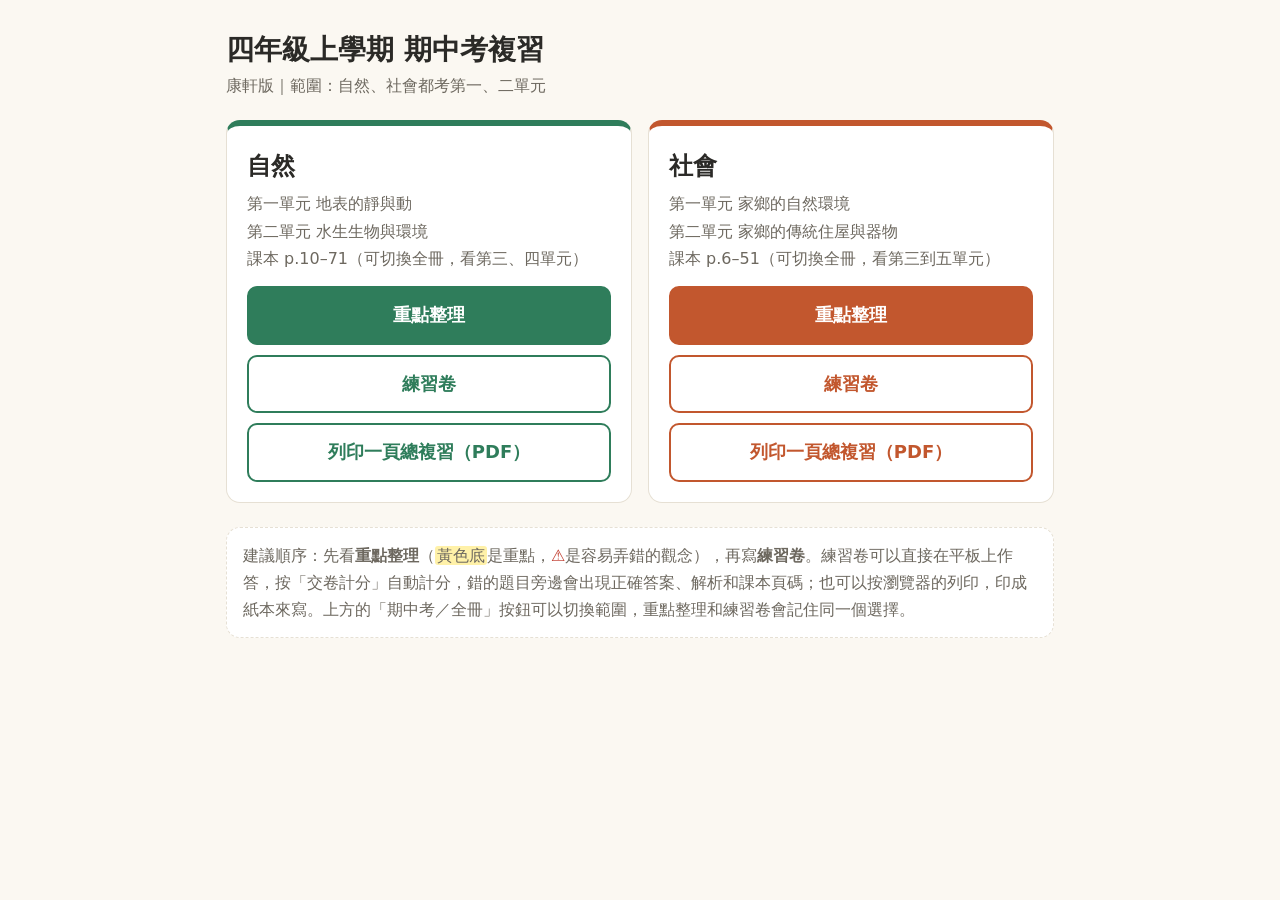
<file: index.html>
<!doctype html>
<html lang="zh-Hant">
<head>
<meta charset="utf-8">
<meta name="viewport" content="width=device-width, initial-scale=1">
<title>四年級上學期 期中考複習</title>
<link rel="stylesheet" href="assets/style.css">
</head>
<body>
<div class="wrap">
  <h1>四年級上學期 期中考複習</h1>
  <p class="sub">康軒版｜範圍：自然、社會都考第一、二單元</p>

  <div class="subjects">
    <section class="subject science">
      <h2>自然</h2>
      <p>第一單元 地表的靜與動<br>第二單元 水生生物與環境<br>課本 p.10–71（可切換全冊，看第三、四單元）</p>
      <div class="btns">
        <a class="btn primary" href="science/notes.html">重點整理</a>
        <a class="btn" href="science/quiz.html">練習卷</a>
        <a class="btn" href="print/4A_自然.pdf" target="_blank" rel="noopener">列印一頁總複習（PDF）</a>
      </div>
    </section>
    <section class="subject social">
      <h2>社會</h2>
      <p>第一單元 家鄉的自然環境<br>第二單元 家鄉的傳統住屋與器物<br>課本 p.6–51（可切換全冊，看第三到五單元）</p>
      <div class="btns">
        <a class="btn primary" href="social/notes.html">重點整理</a>
        <a class="btn" href="social/quiz.html">練習卷</a>
        <a class="btn" href="print/4A_社會.pdf" target="_blank" rel="noopener">列印一頁總複習（PDF）</a>
      </div>
    </section>
  </div>

  <div class="tip">
    建議順序：先看<b>重點整理</b>（<span class="hl">黃色底</span>是重點，<span class="star">⚠</span>是容易弄錯的觀念），再寫<b>練習卷</b>。練習卷可以直接在平板上作答，按「交卷計分」自動計分，錯的題目旁邊會出現正確答案、解析和課本頁碼；也可以按瀏覽器的列印，印成紙本來寫。上方的「期中考／全冊」按鈕可以切換範圍，重點整理和練習卷會記住同一個選擇。
  </div>
</div>
</body>
</html>
</file>
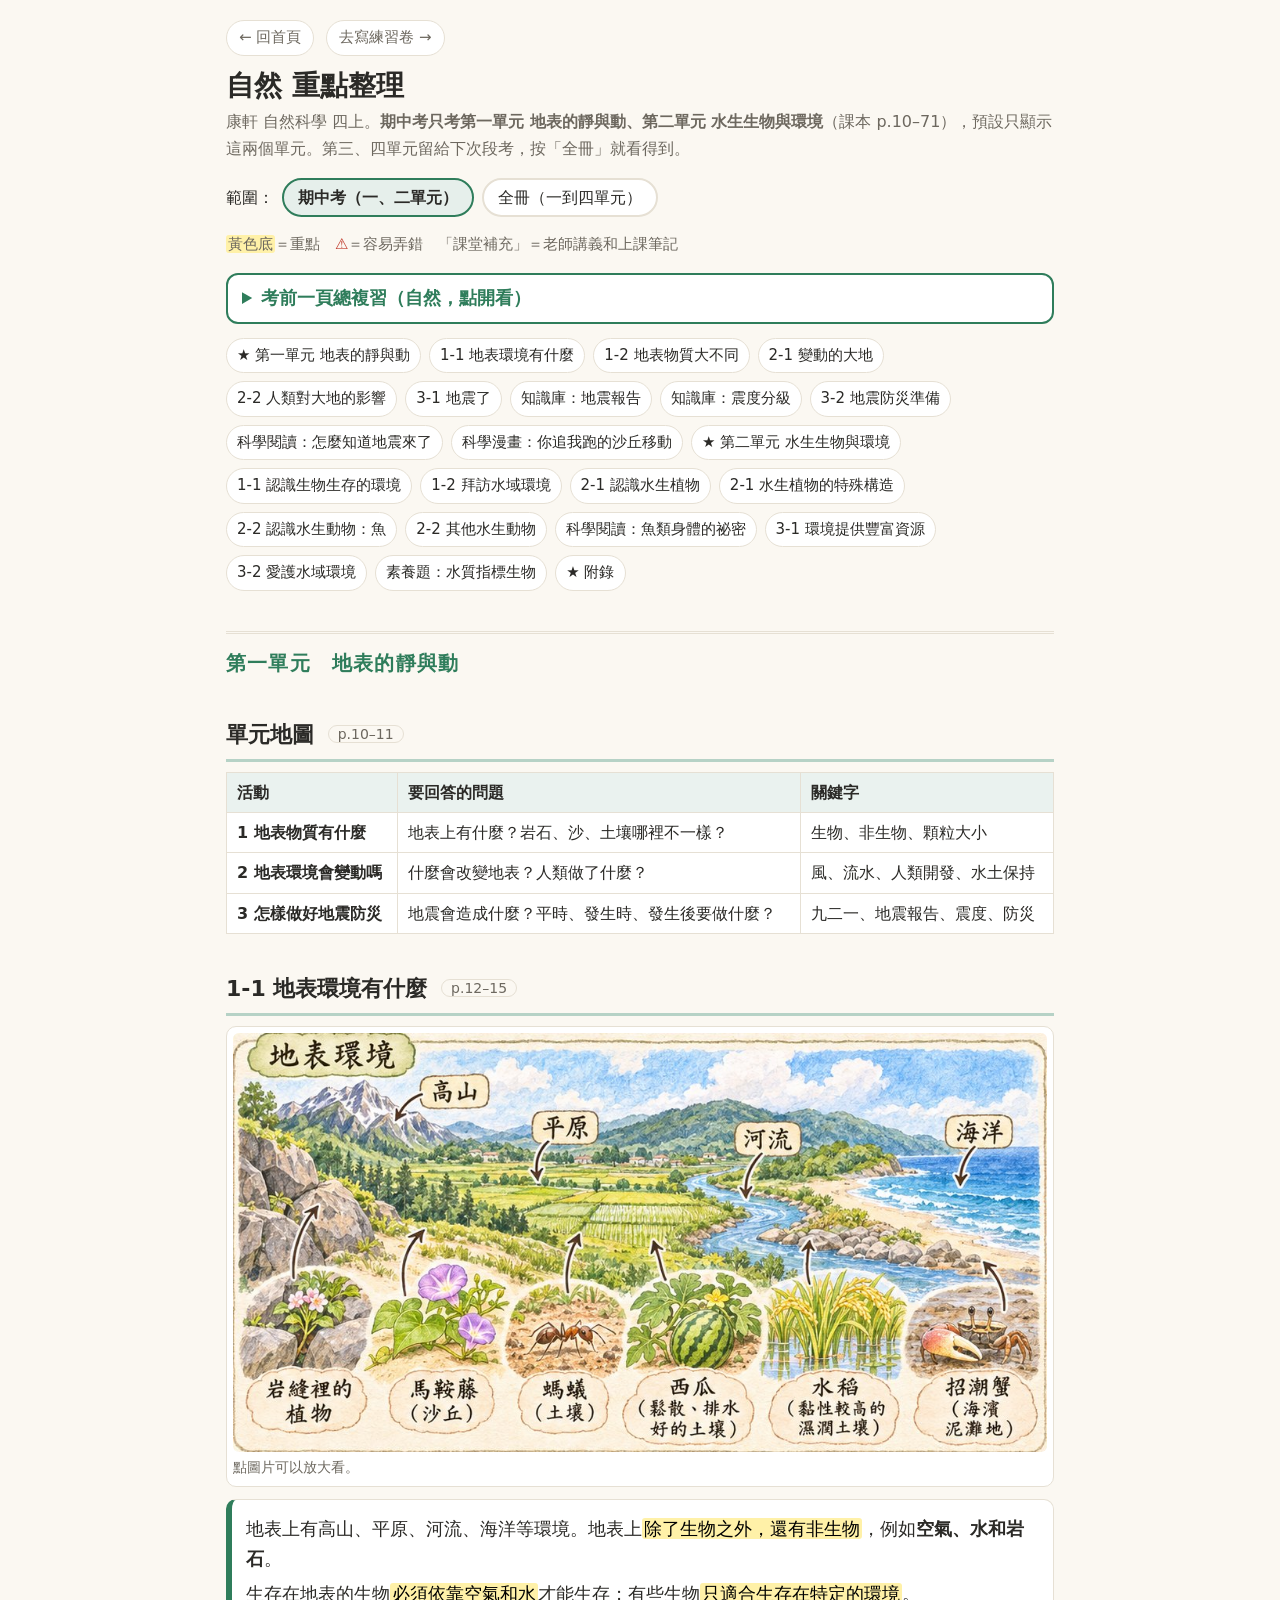
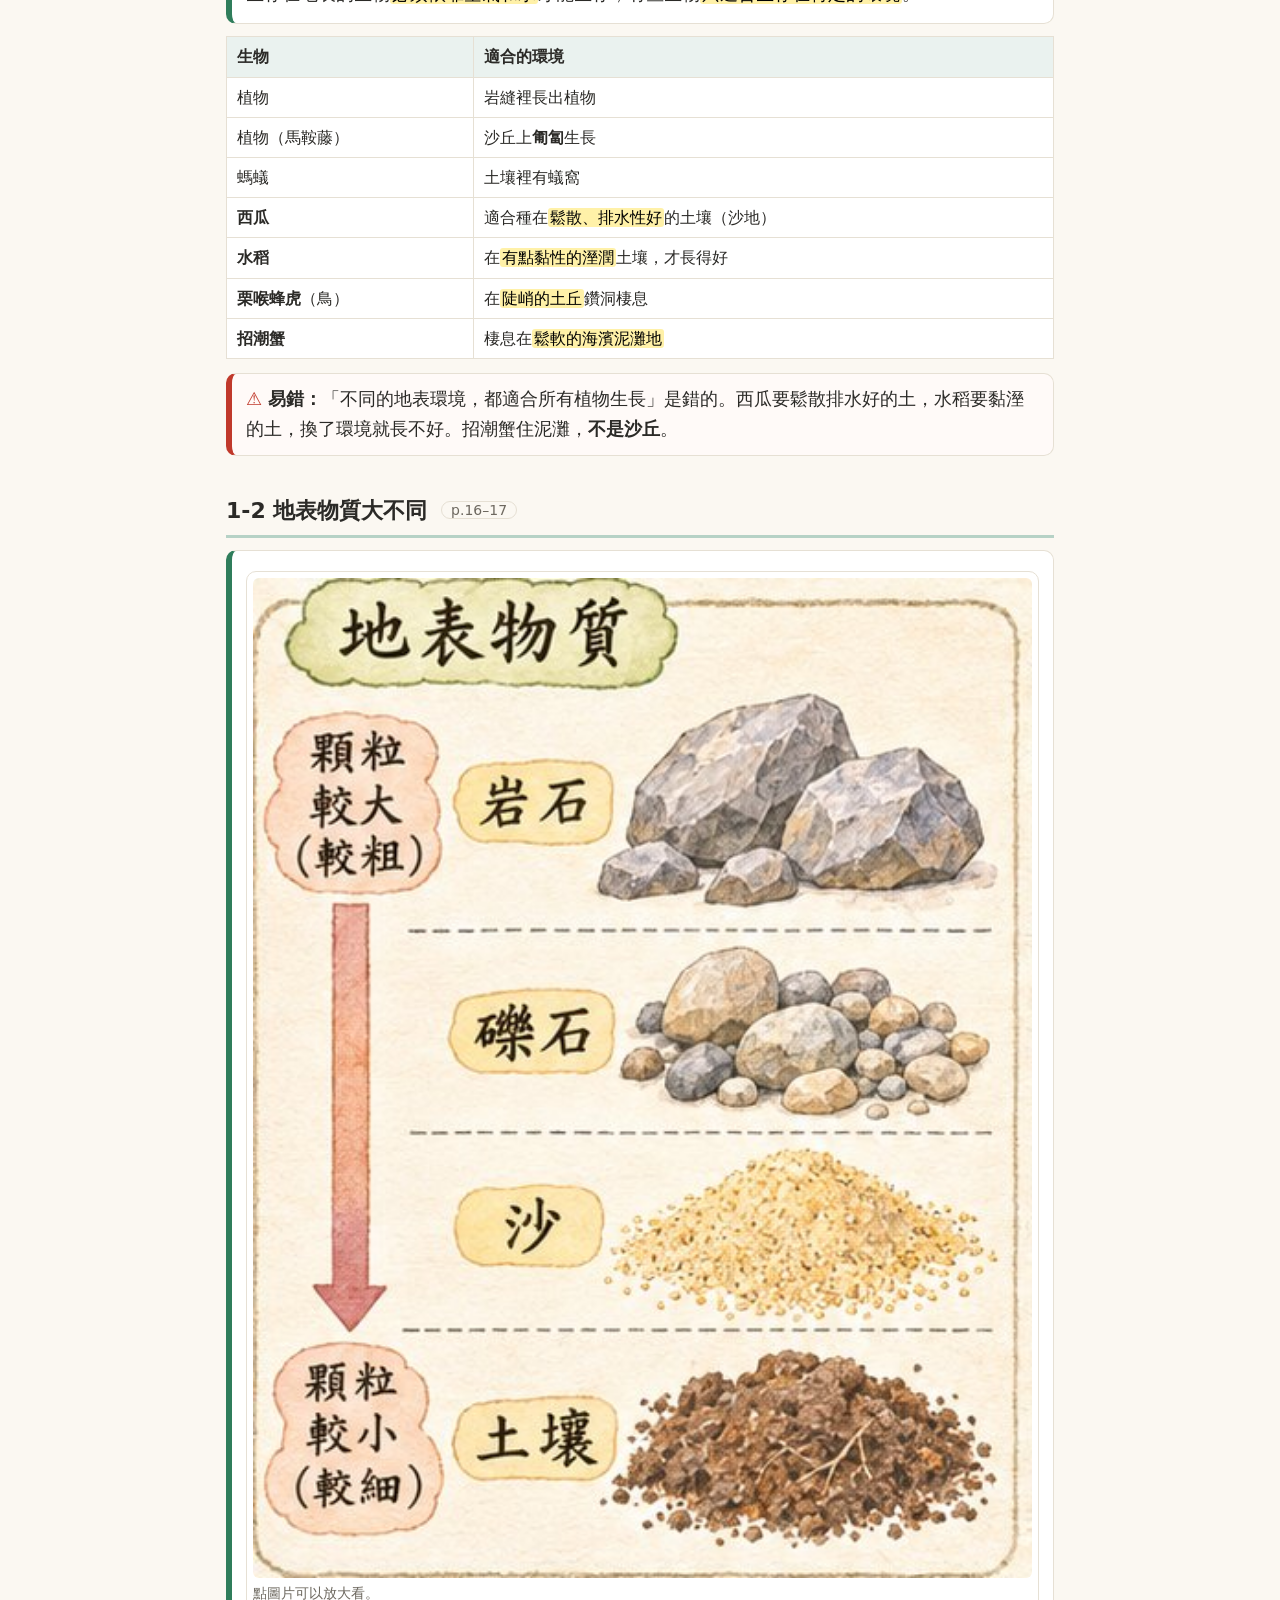
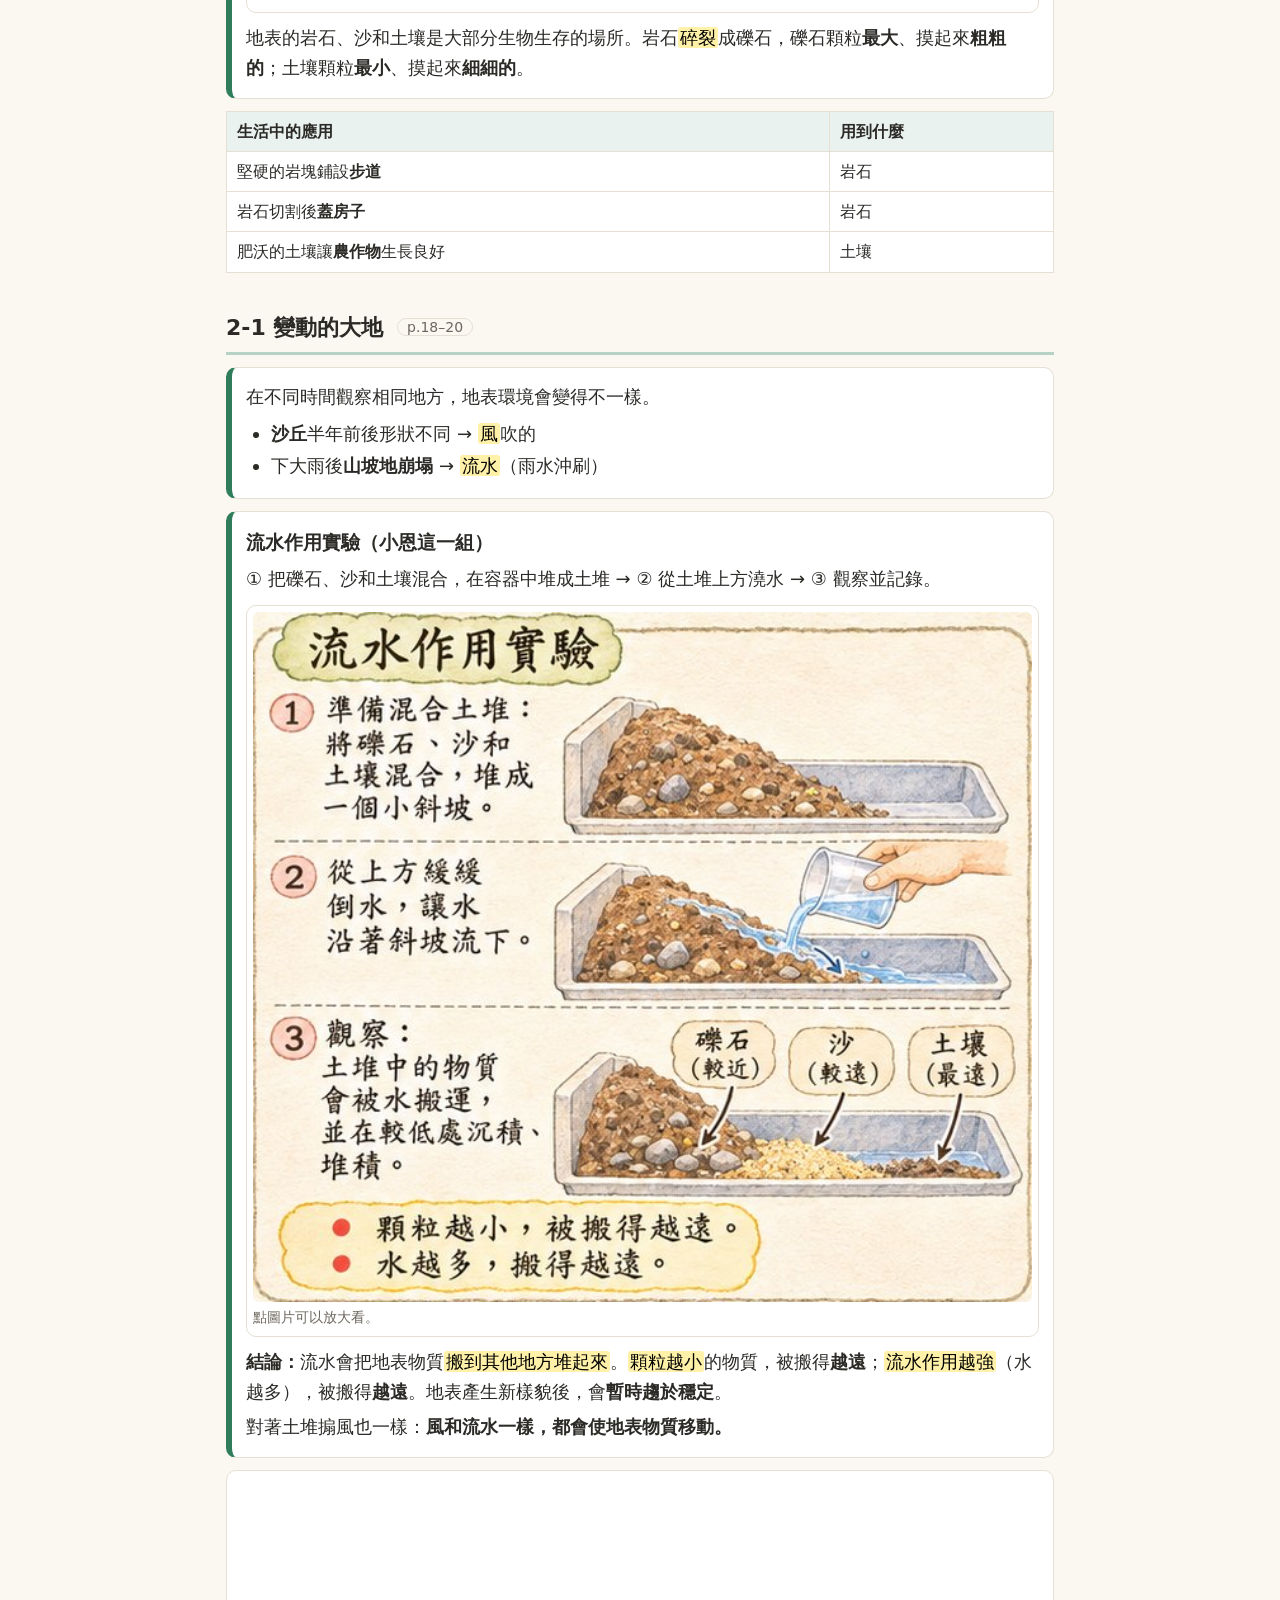
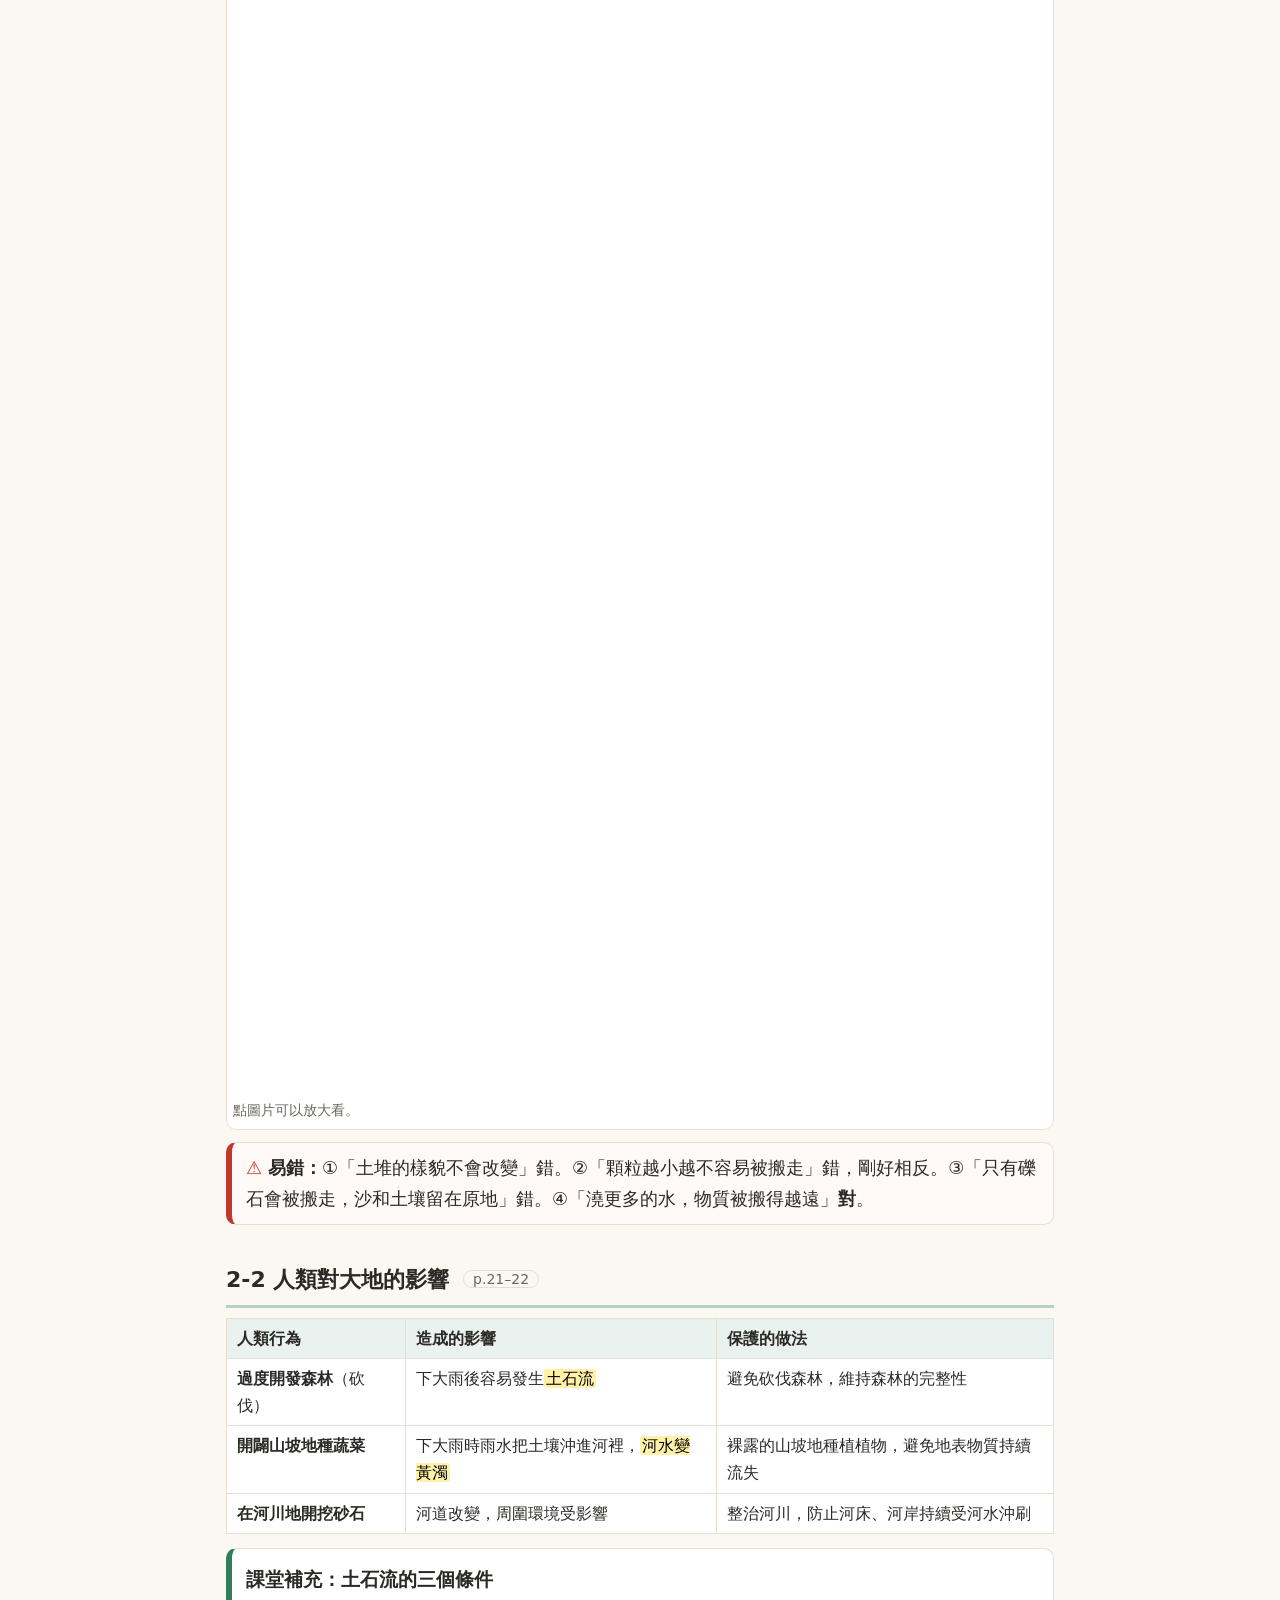
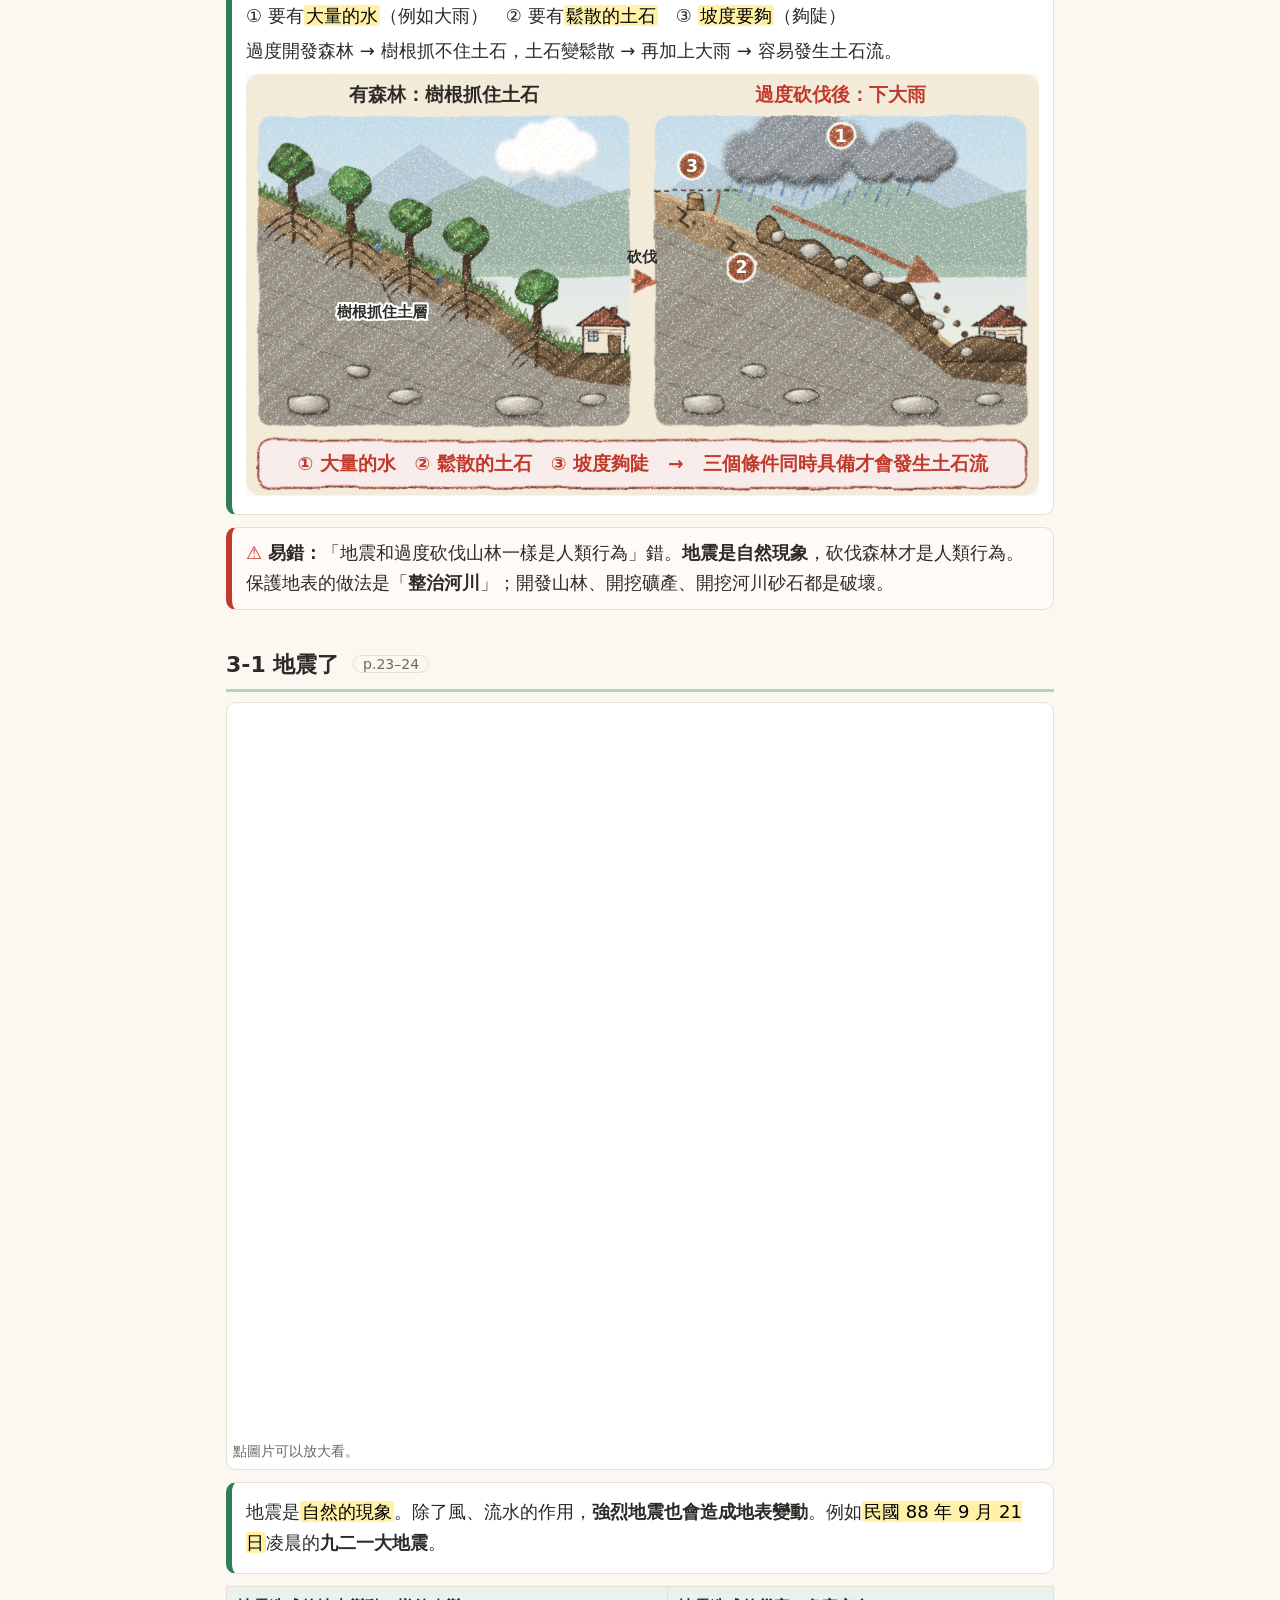
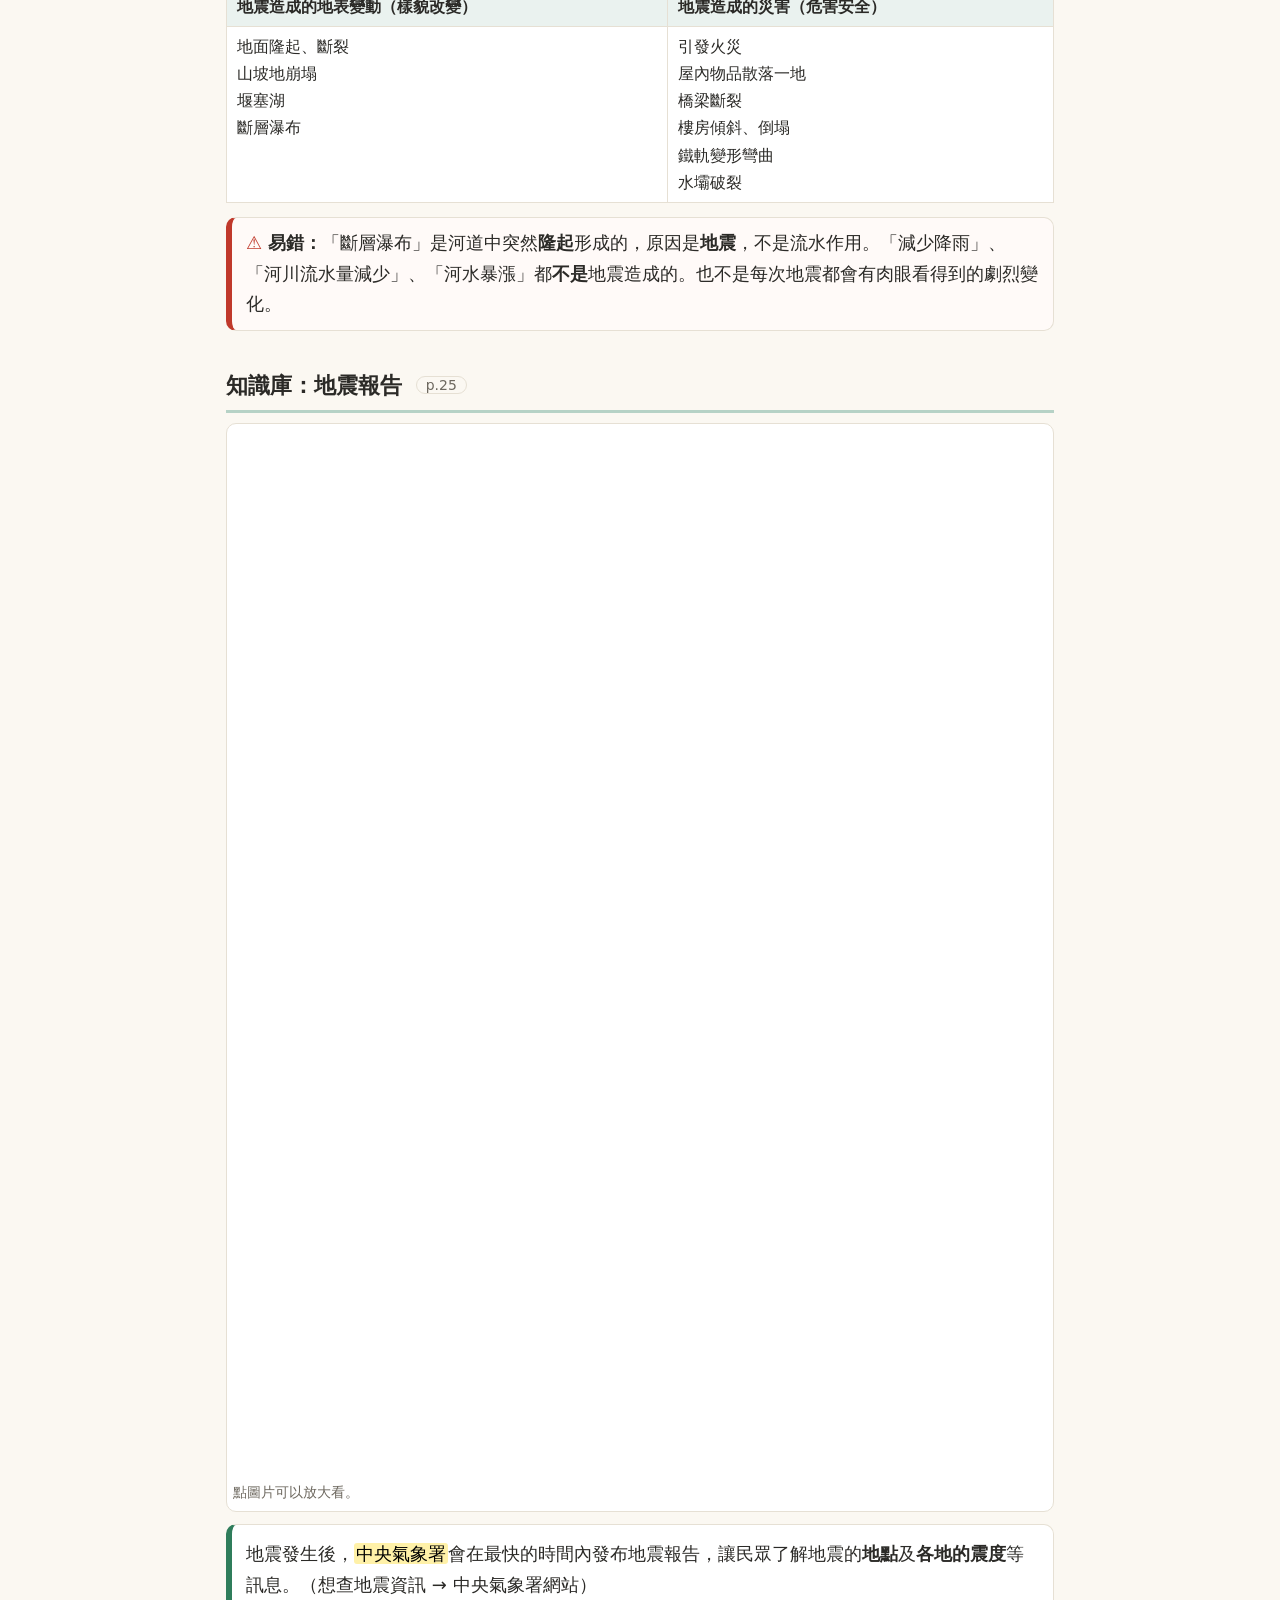
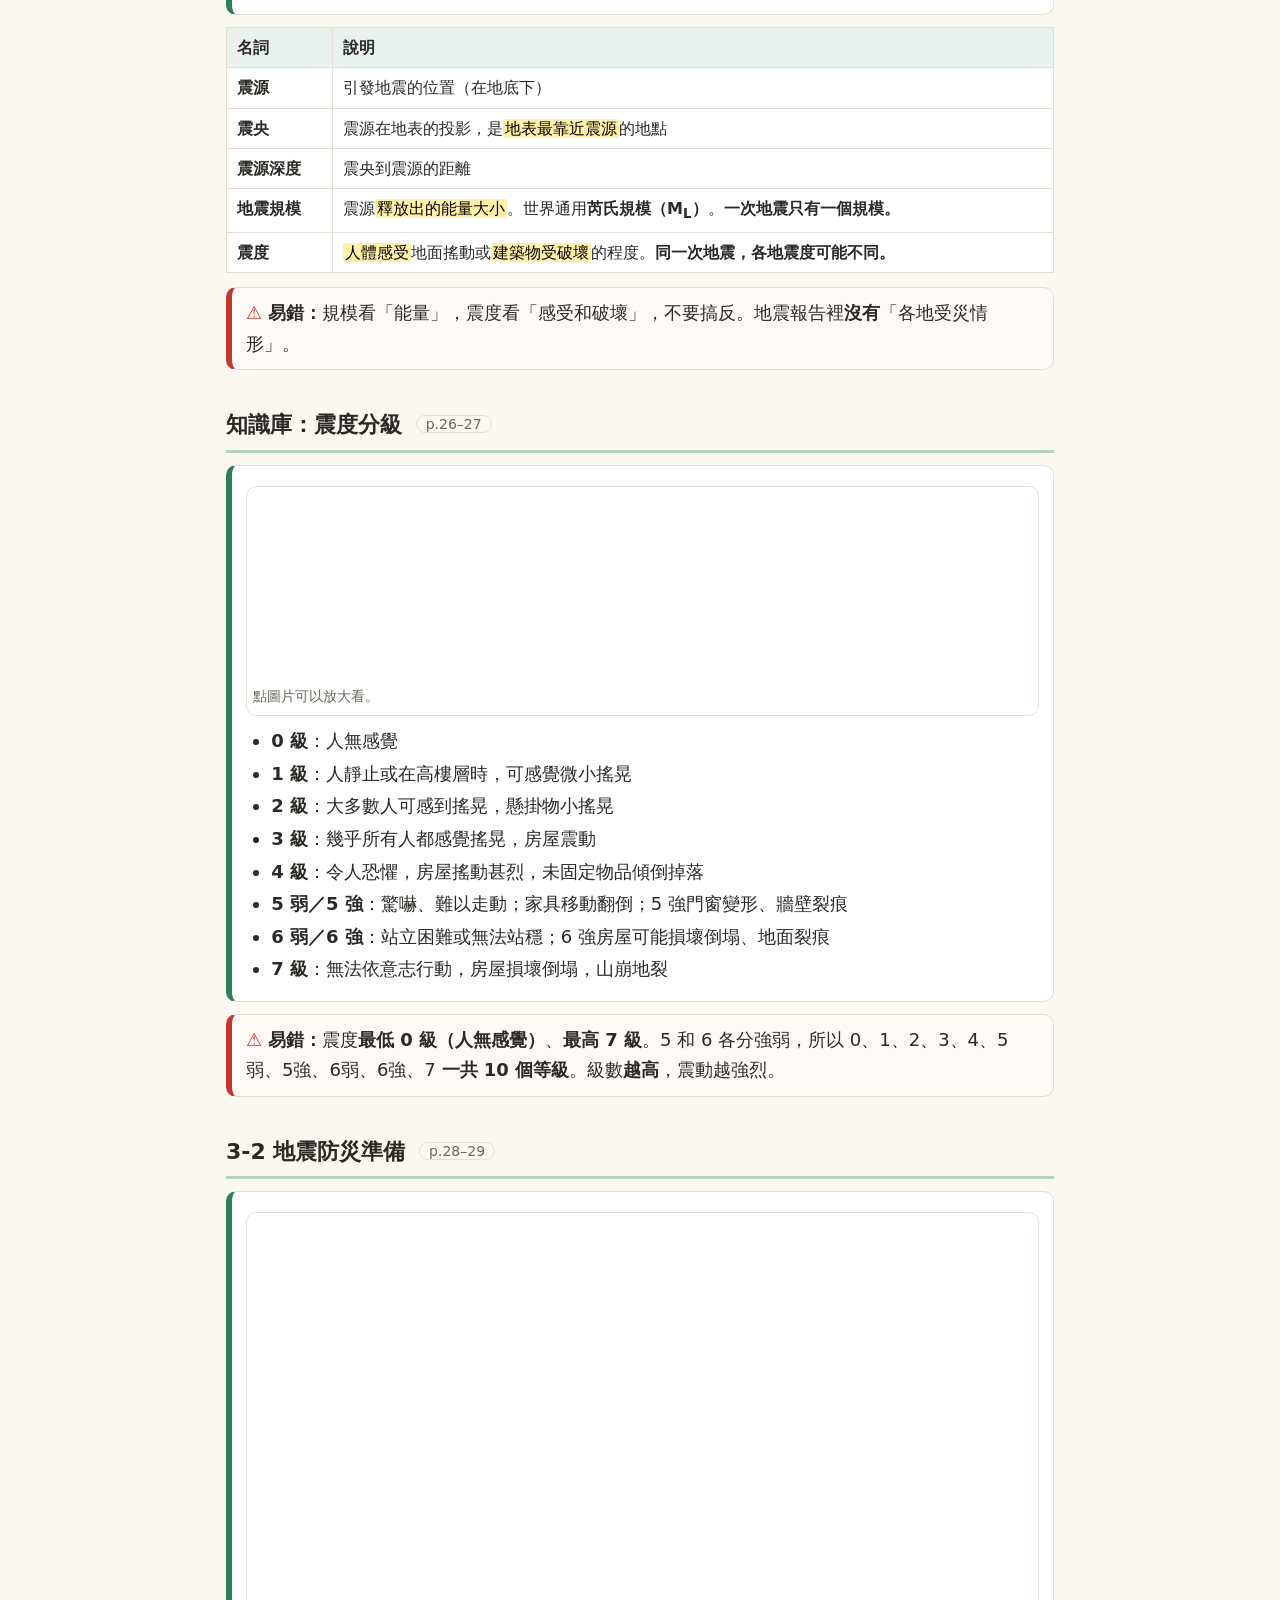
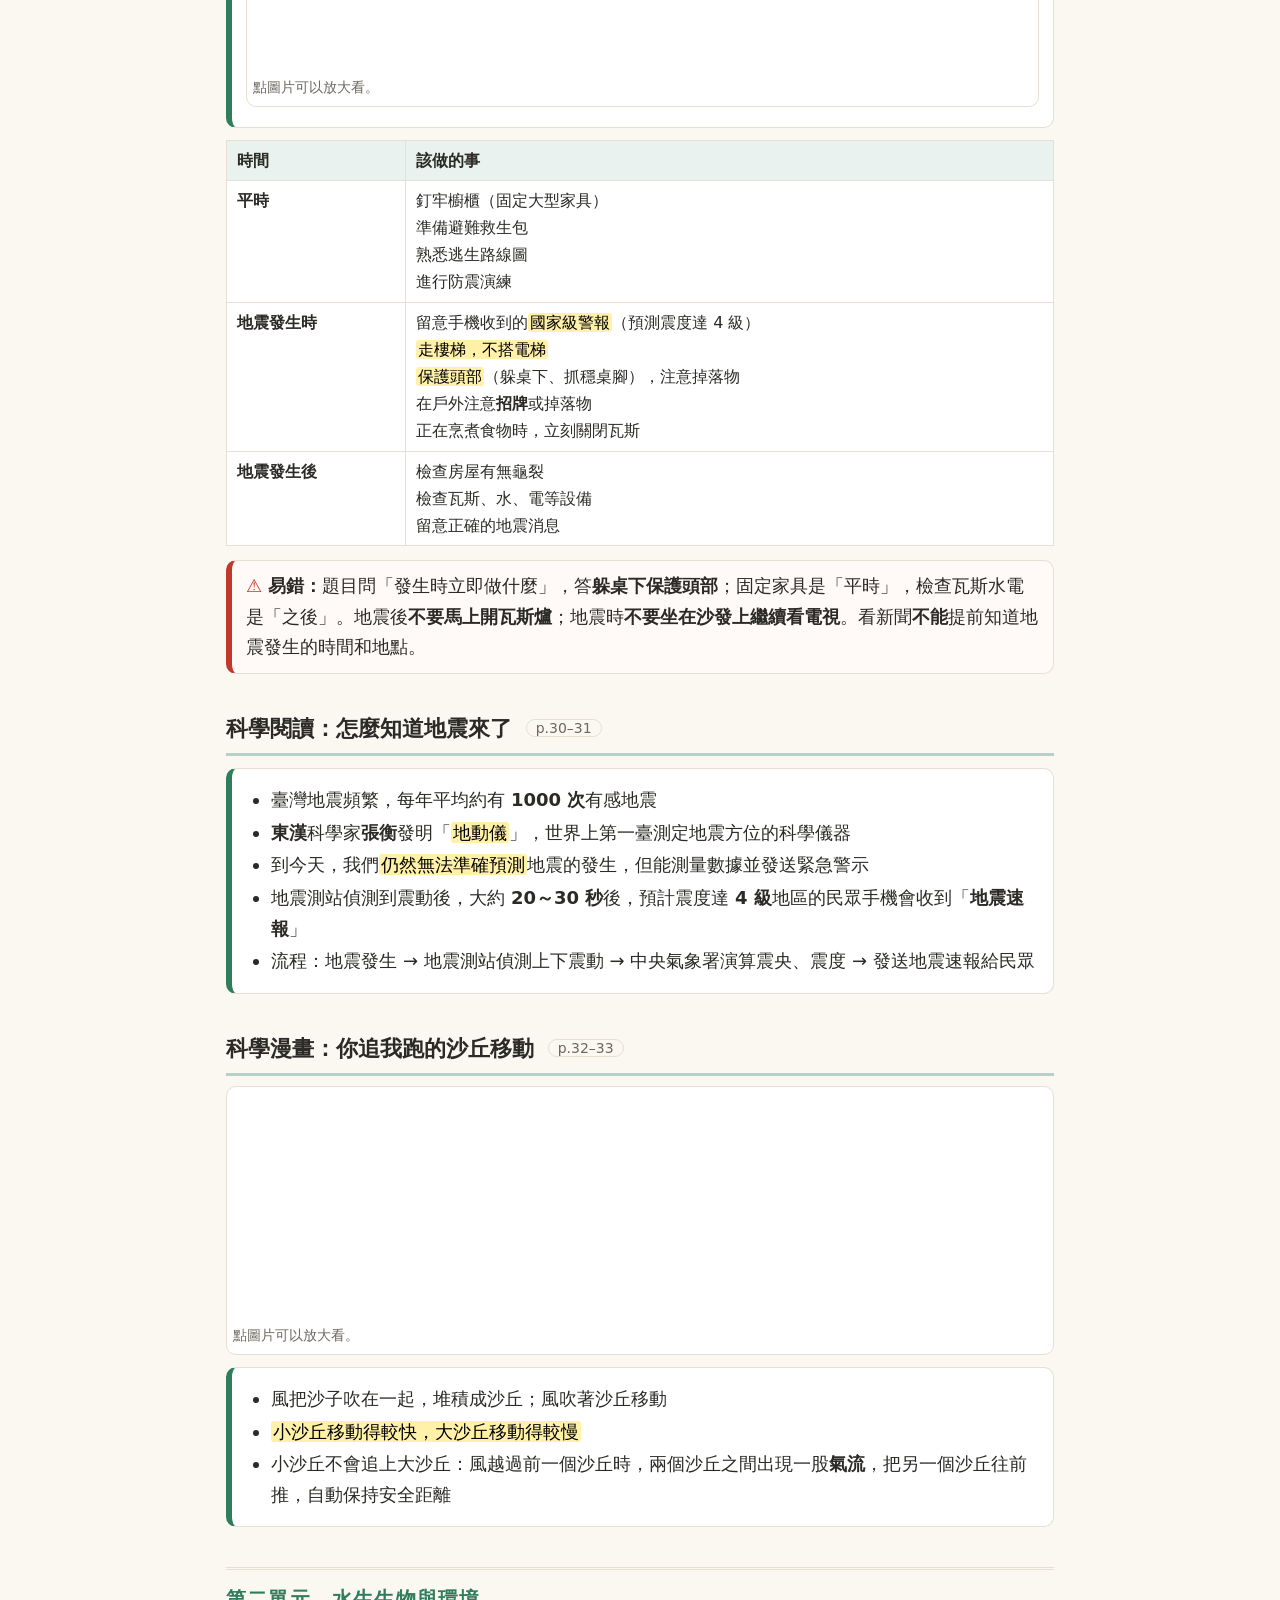
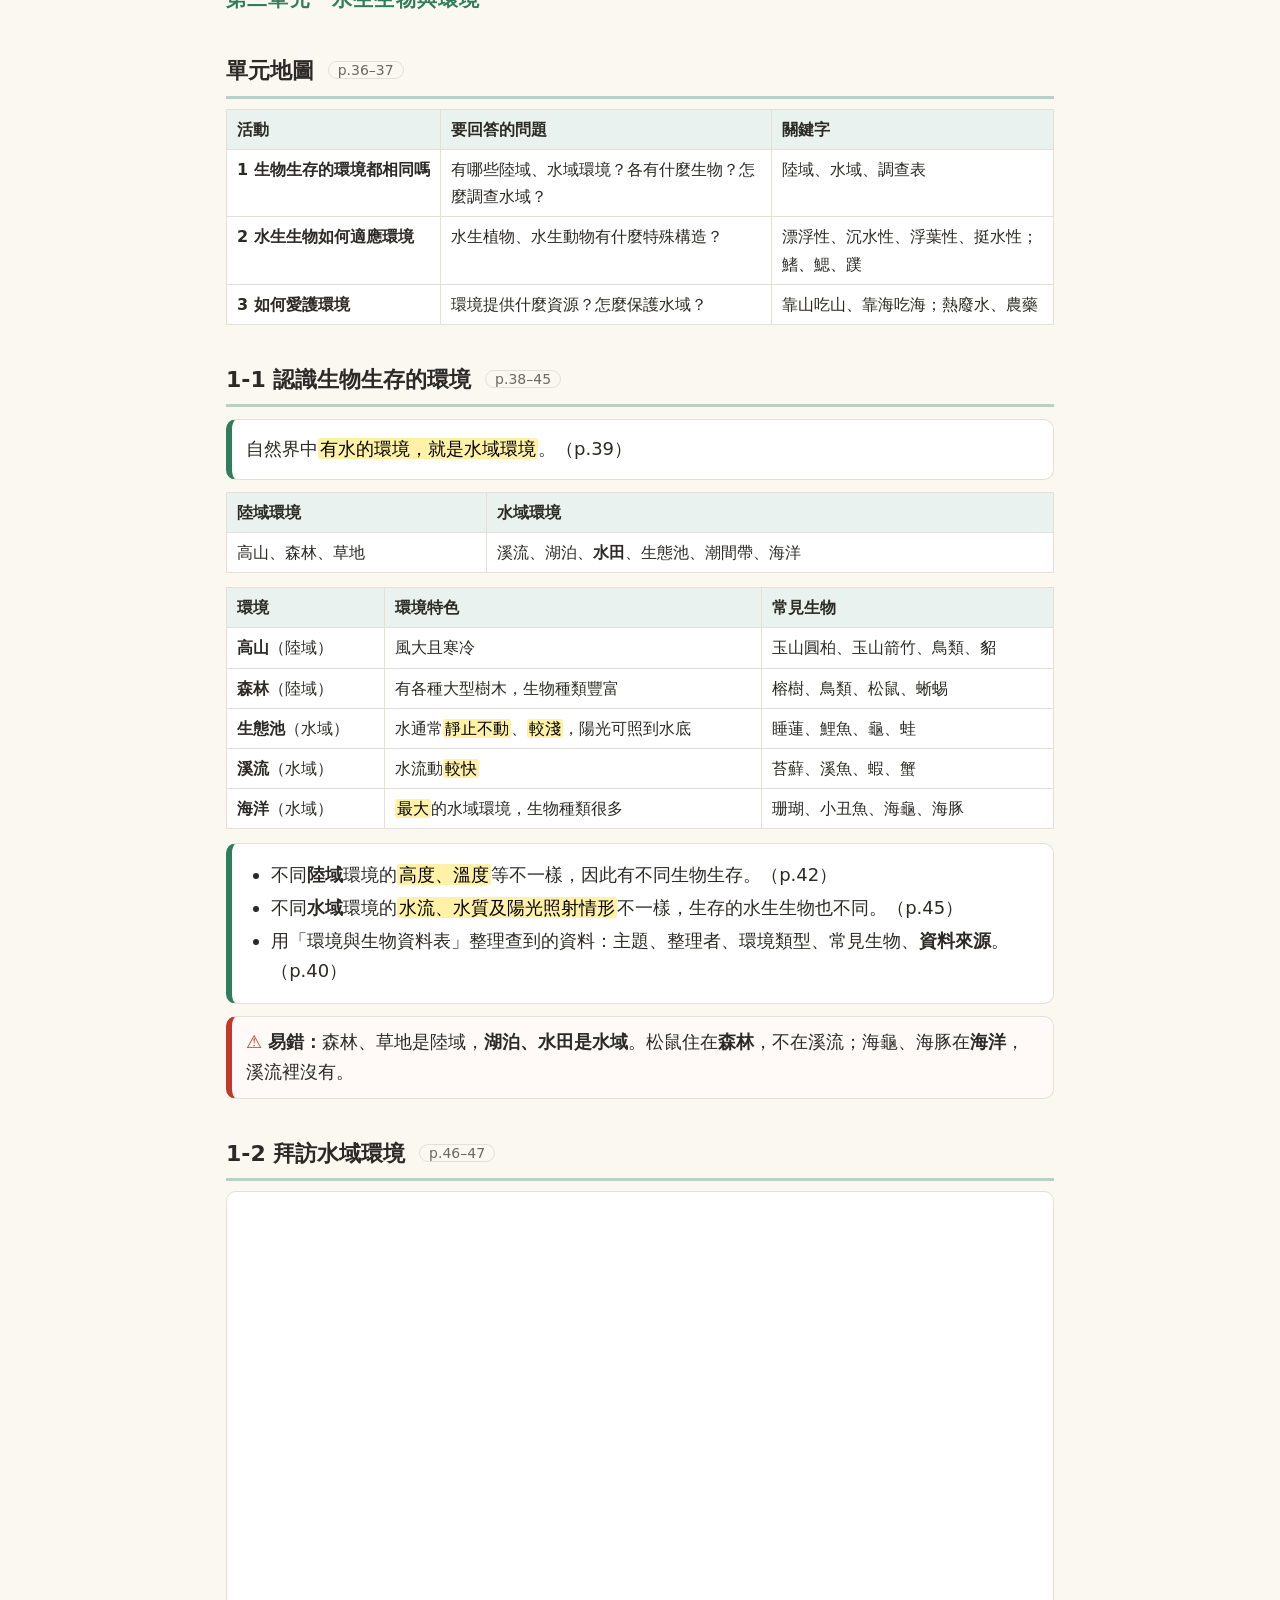
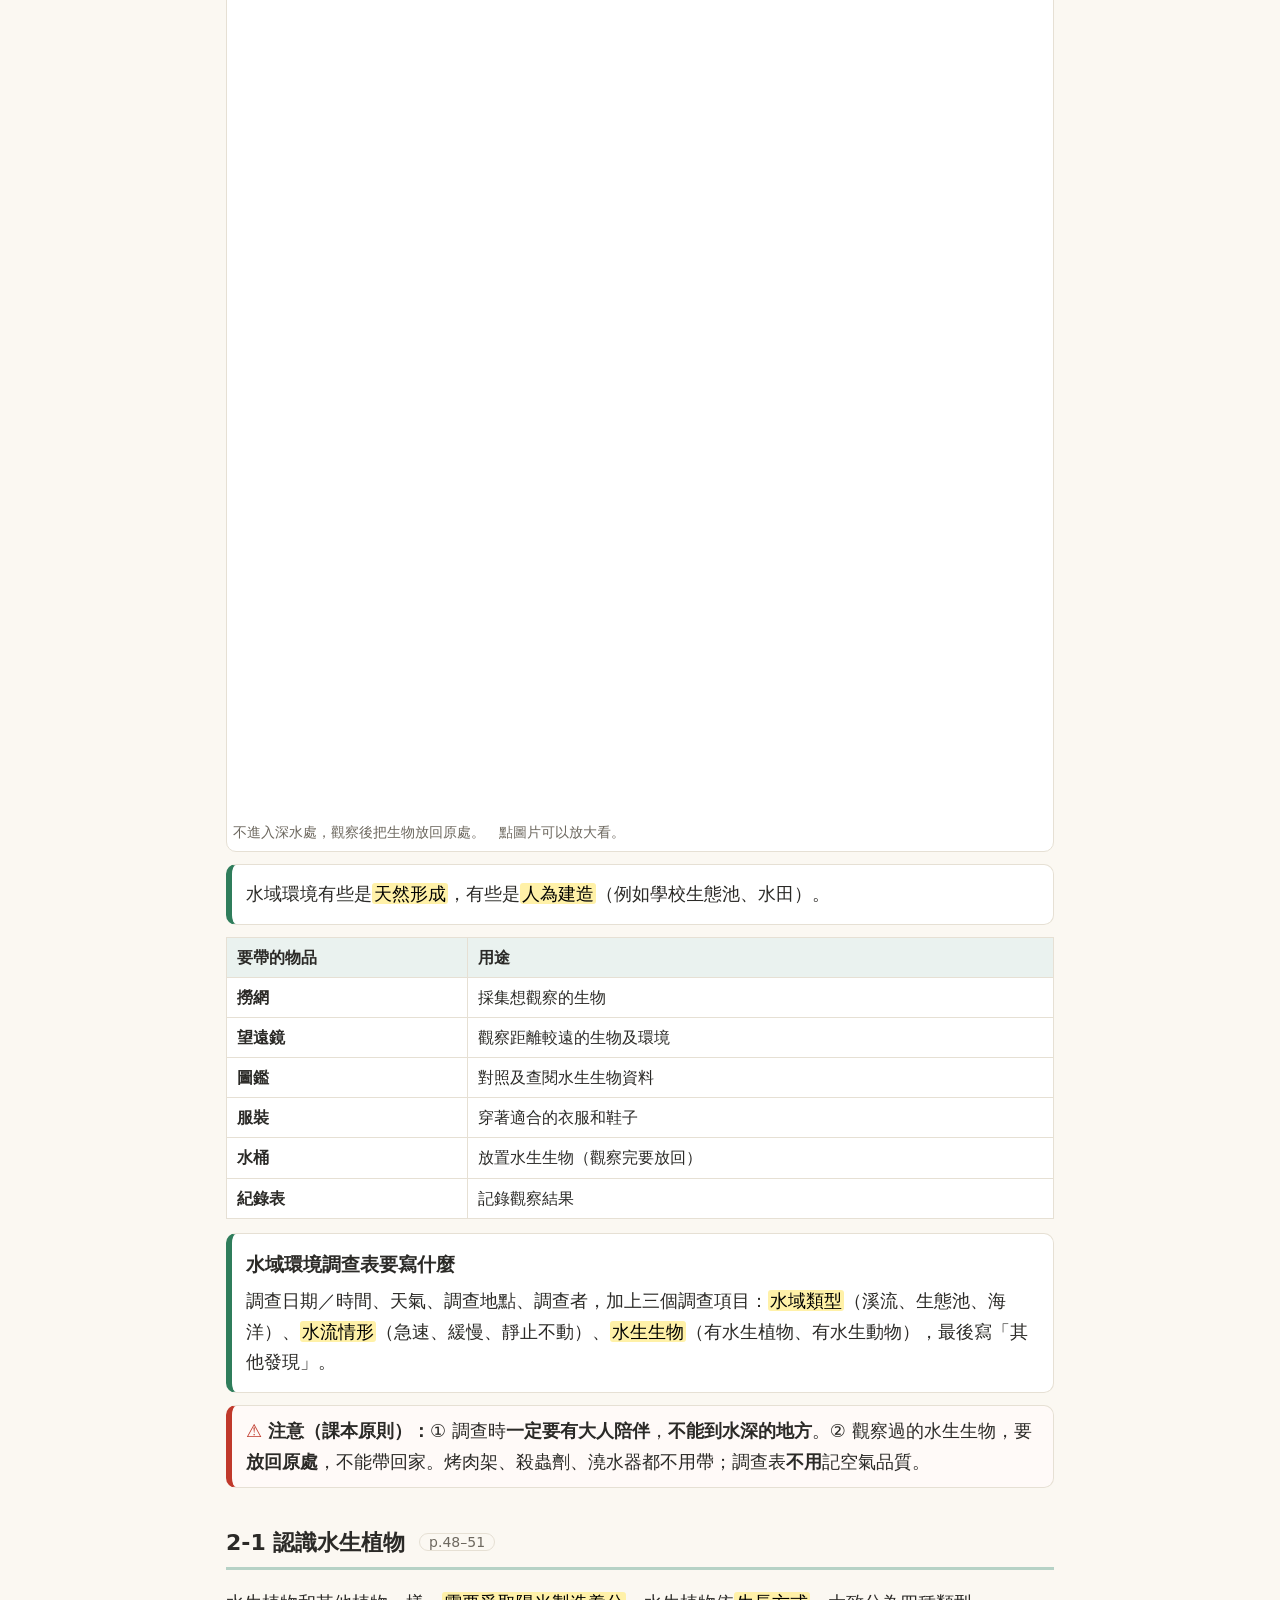
<file: science.html>
<!doctype html><html lang="zh-Hant"><head><meta charset="utf-8"><meta http-equiv="refresh" content="0; url=science/notes.html"><link rel="canonical" href="science/notes.html"><title>已搬家</title></head><body><p>頁面已經搬到 <a href="science/notes.html">science/notes.html</a>。</p></body></html>
</file>
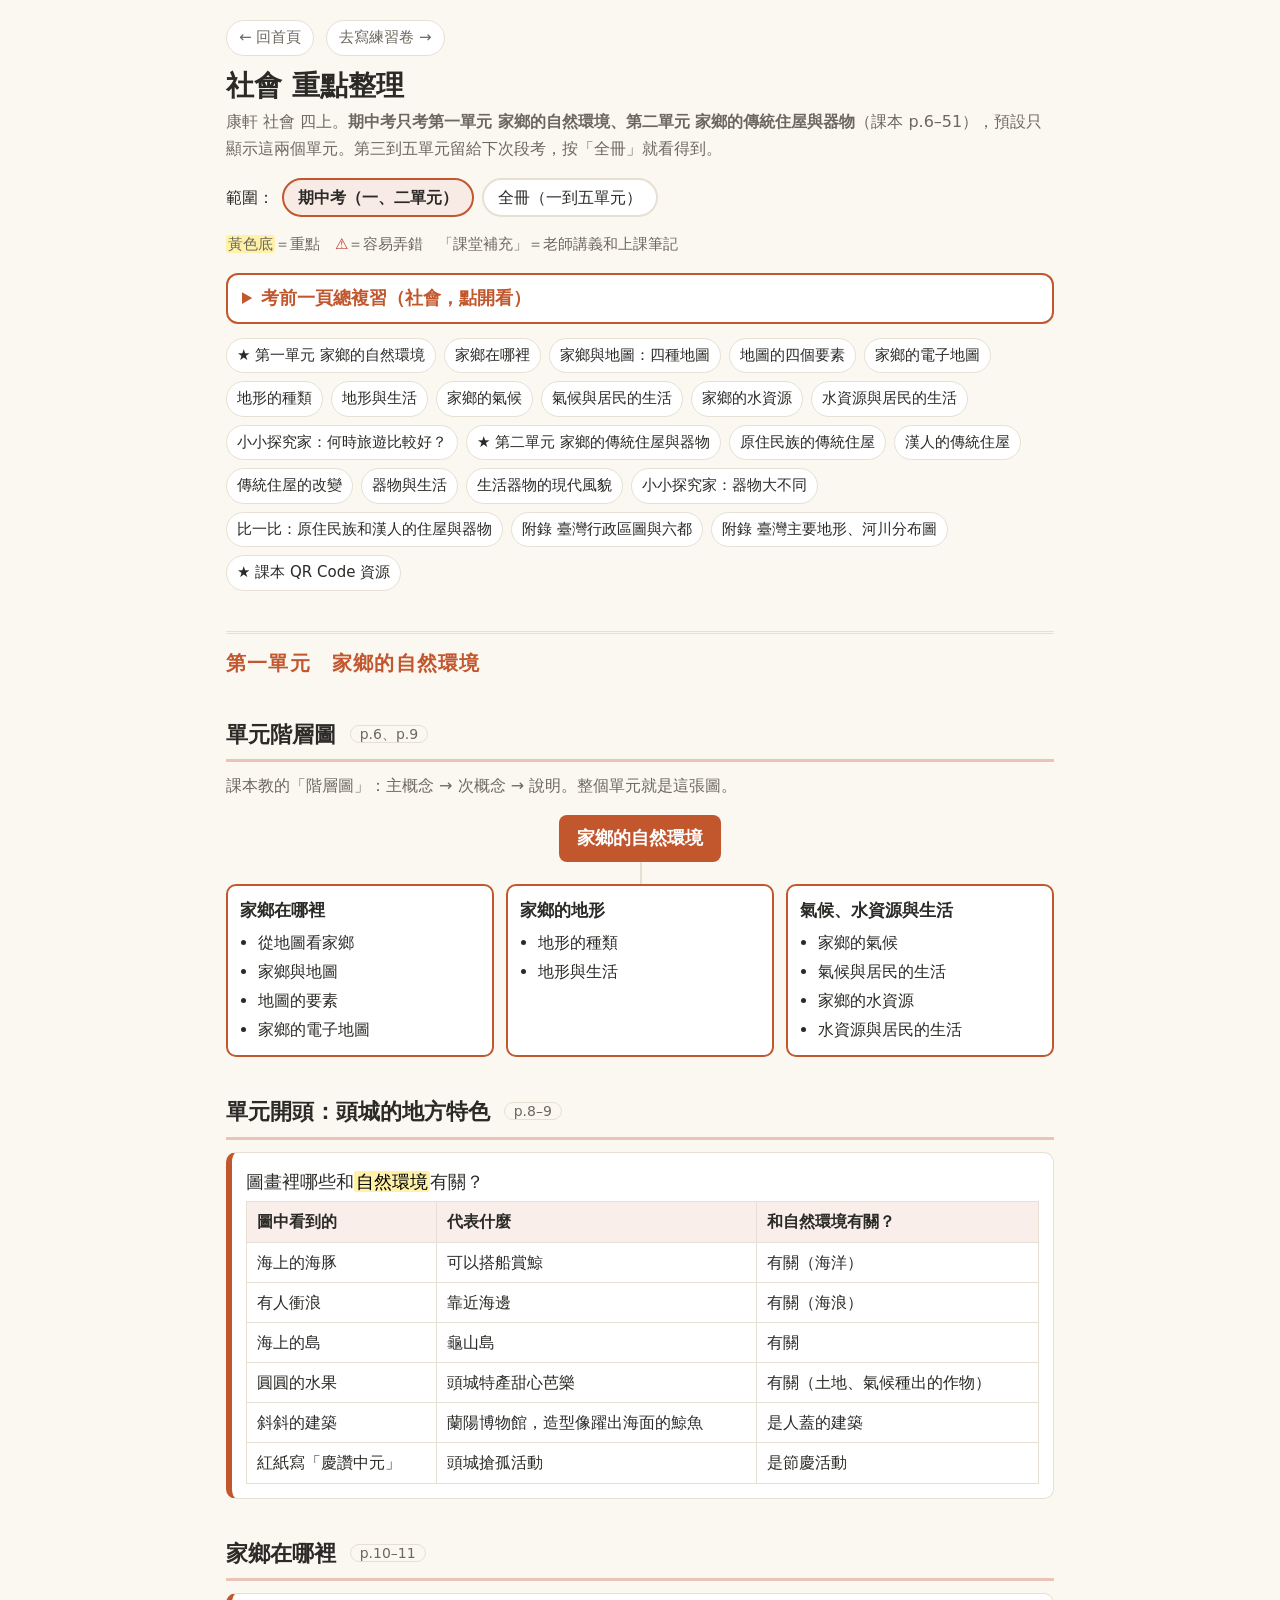
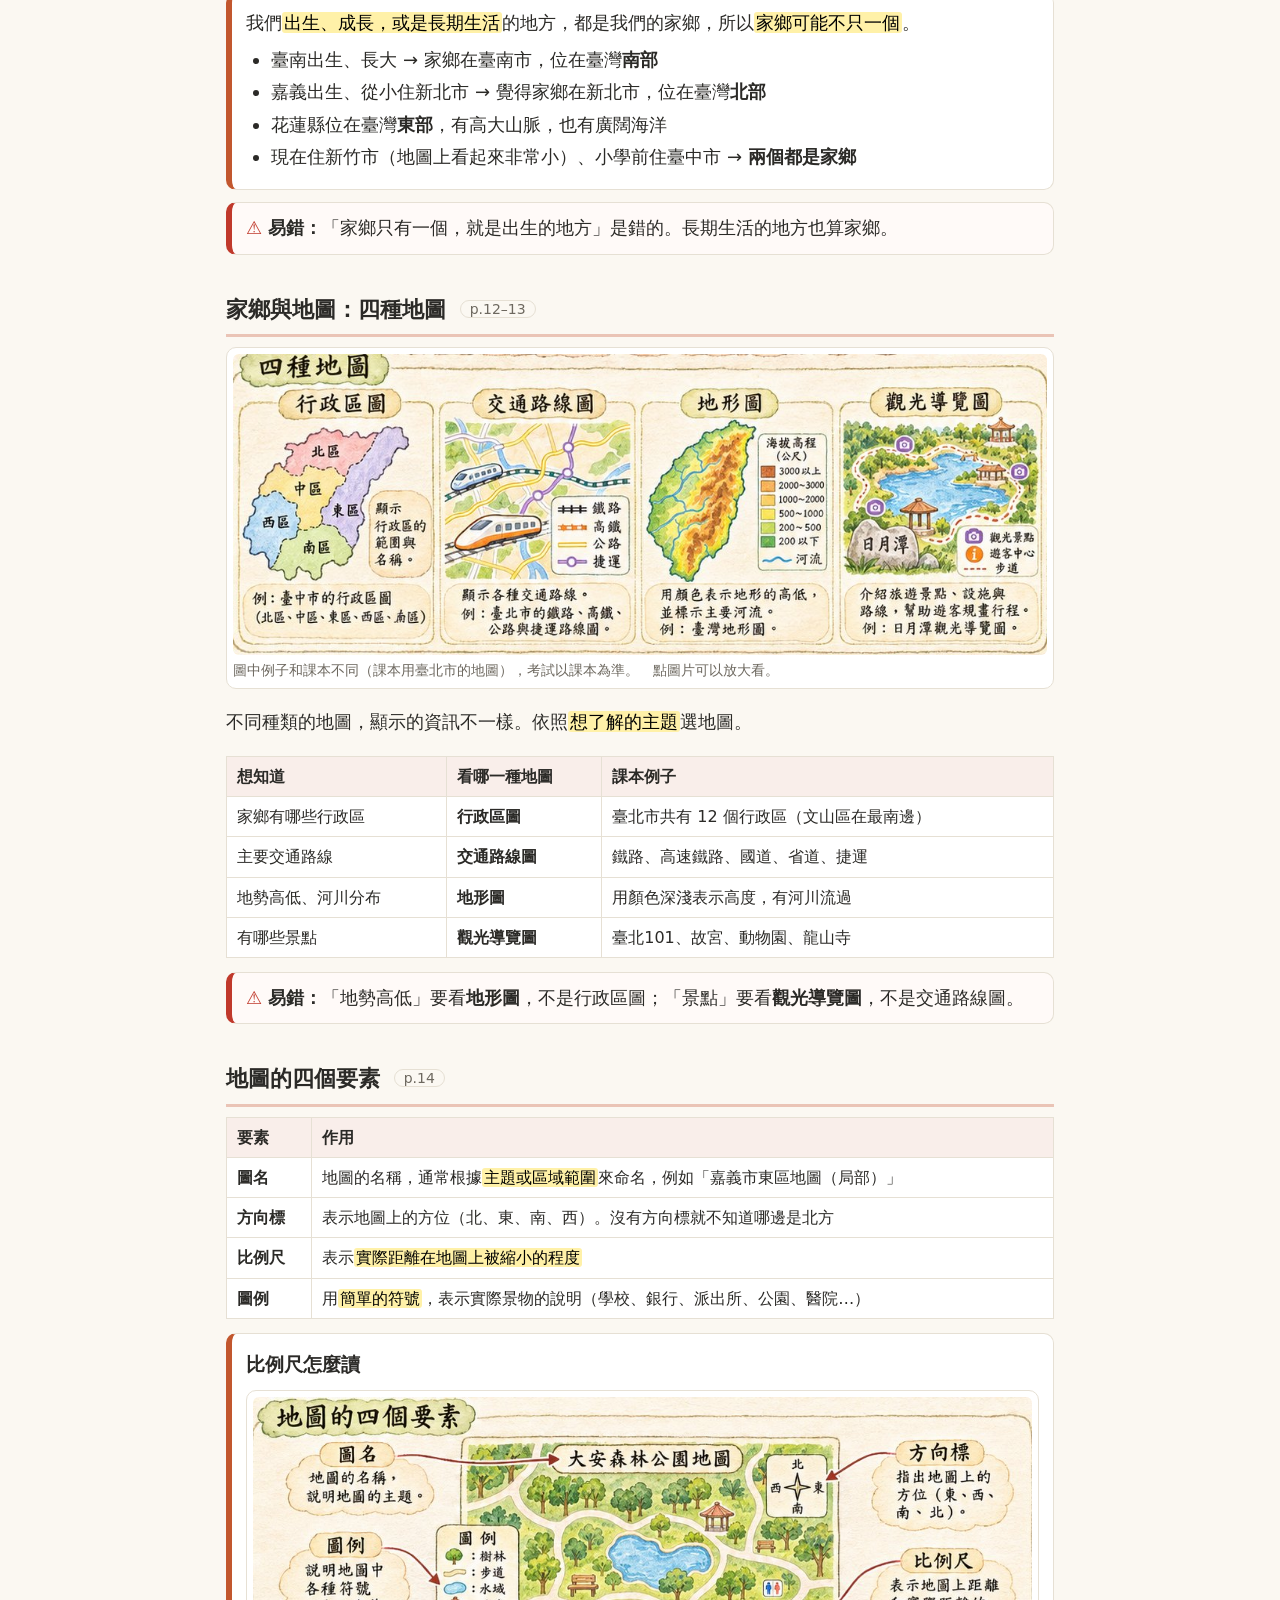
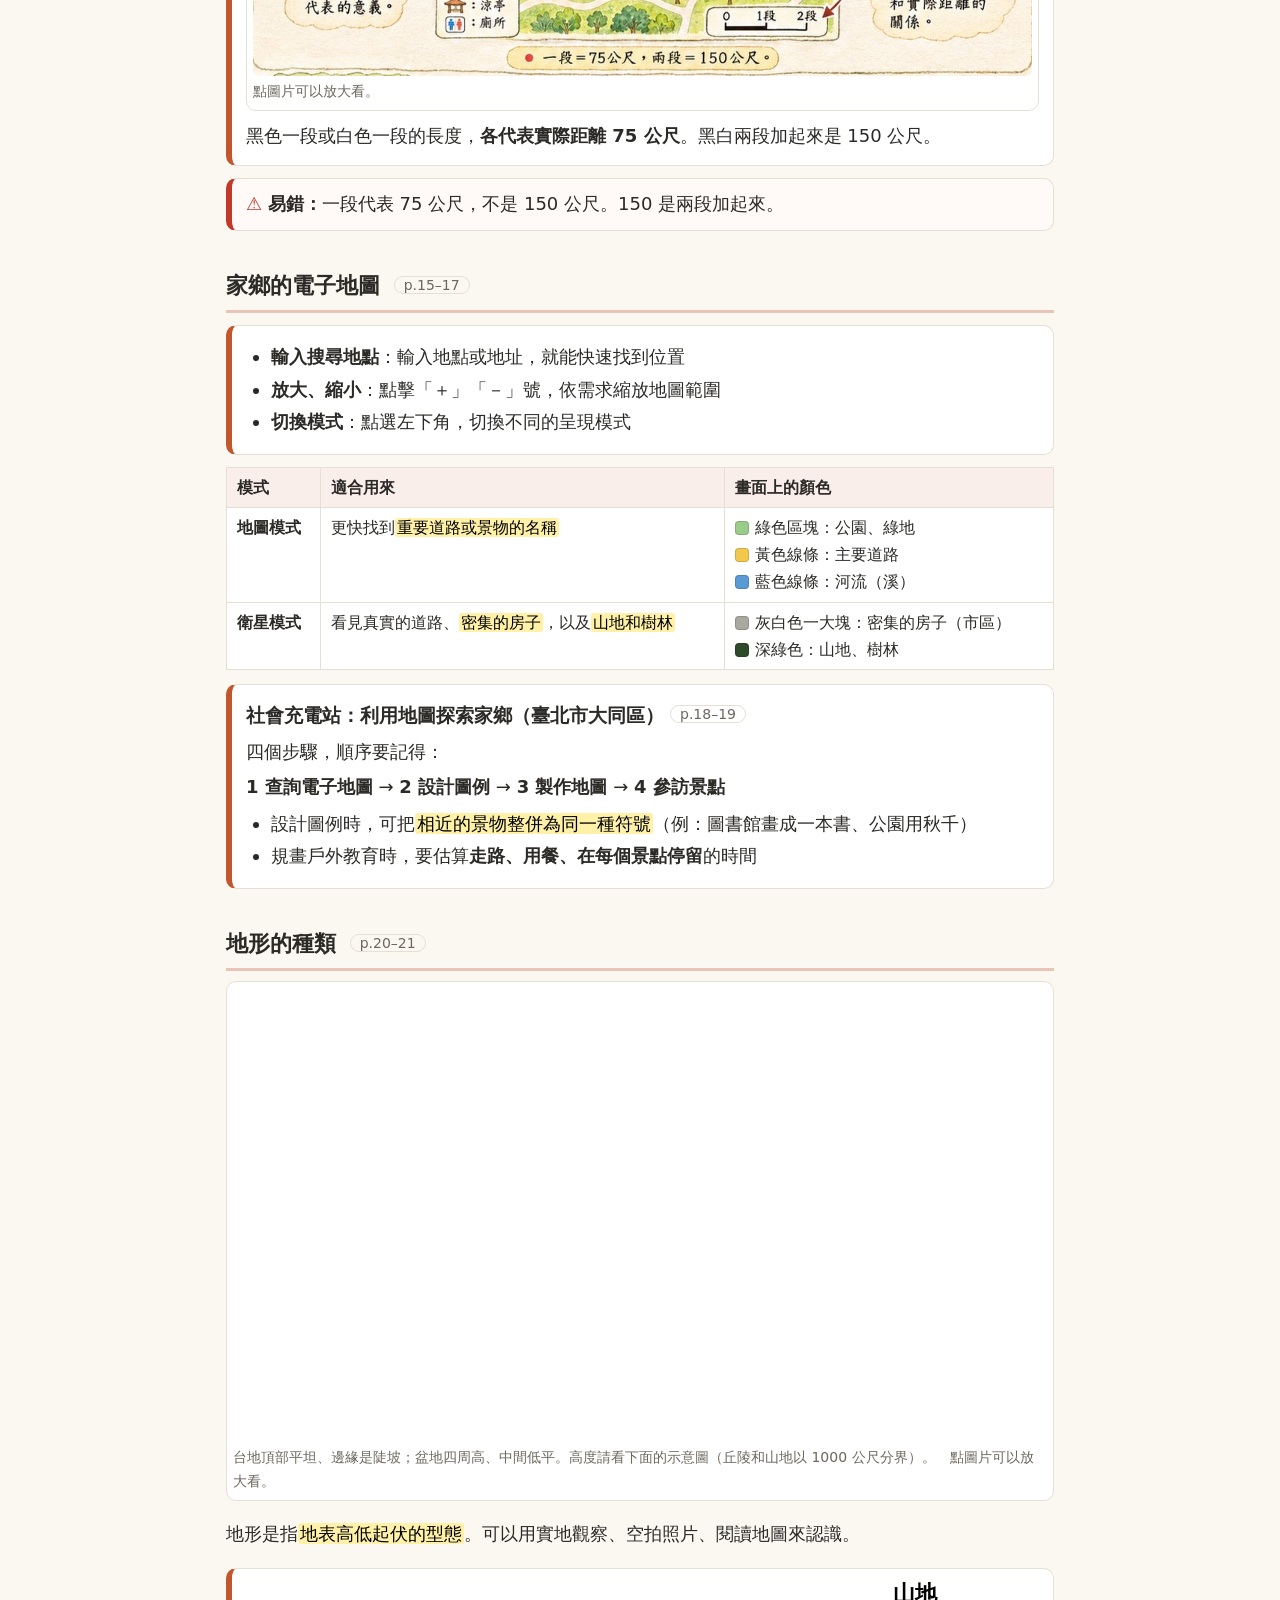
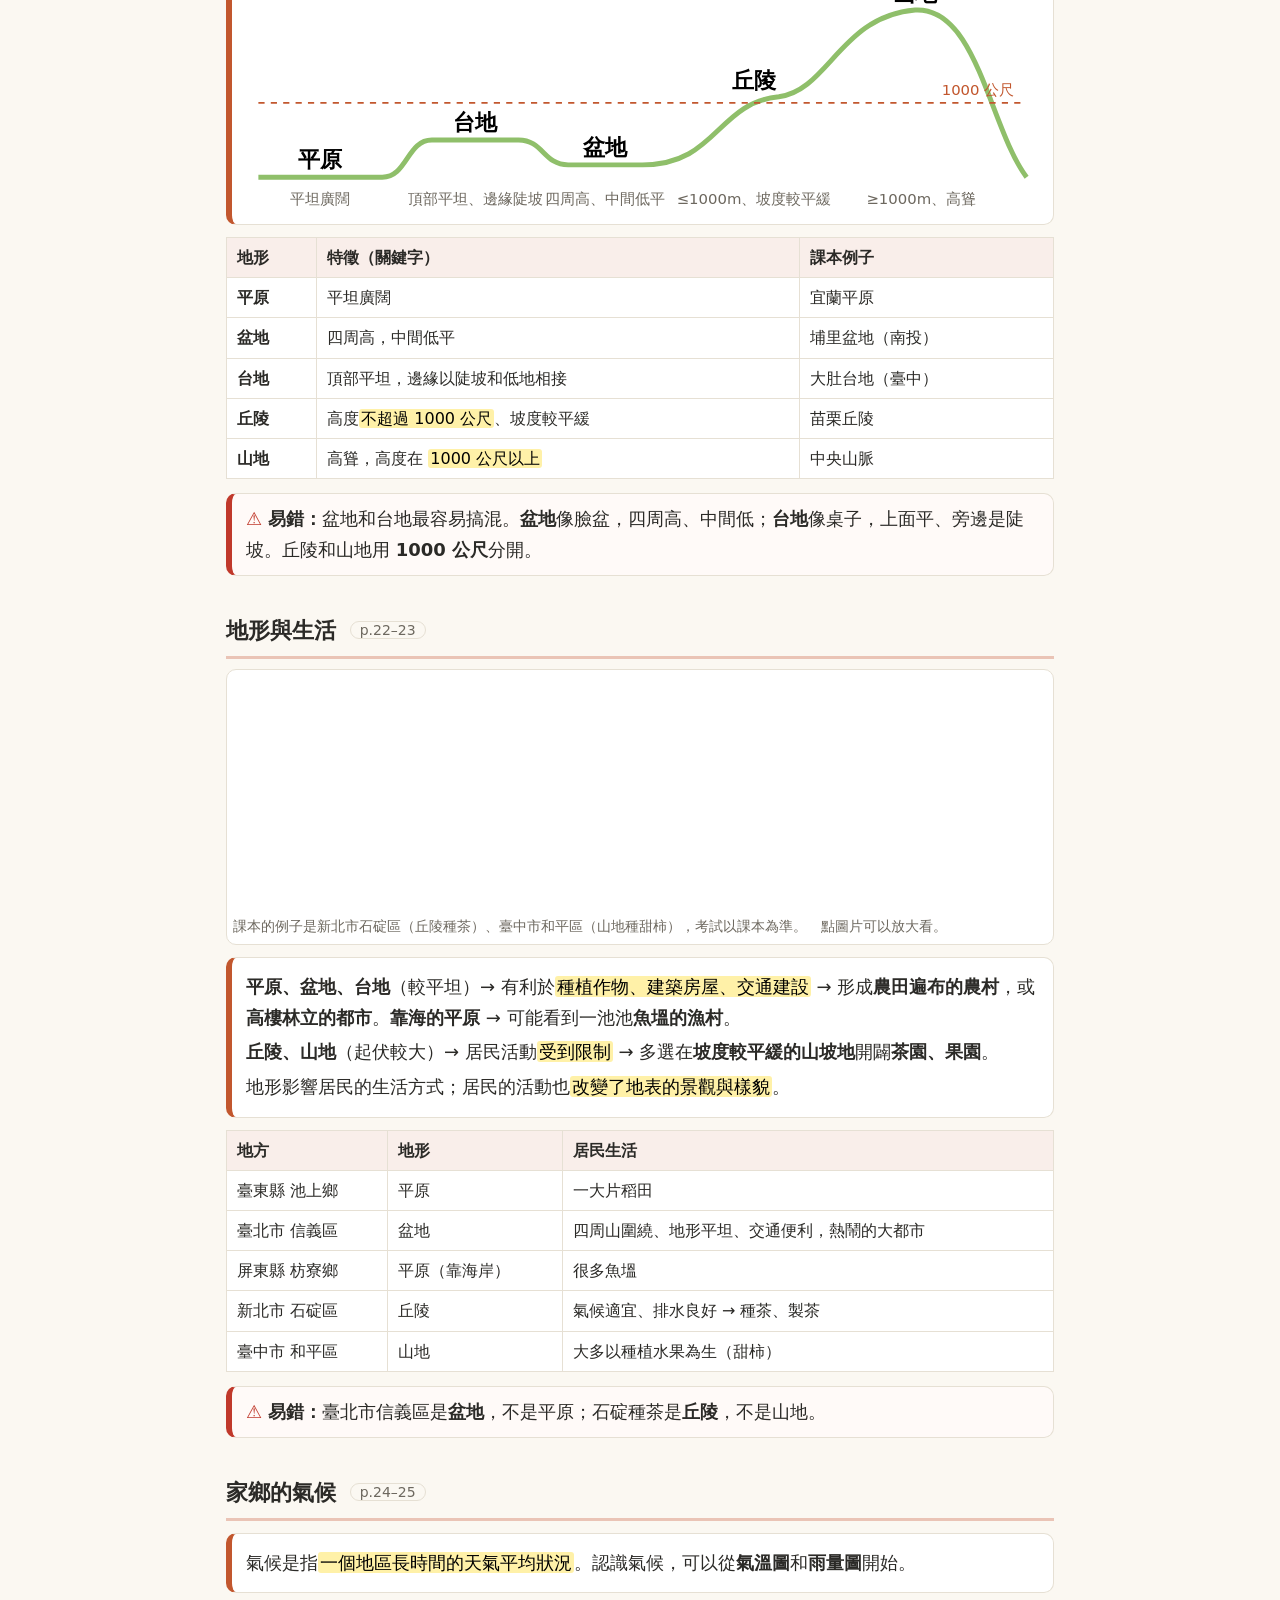
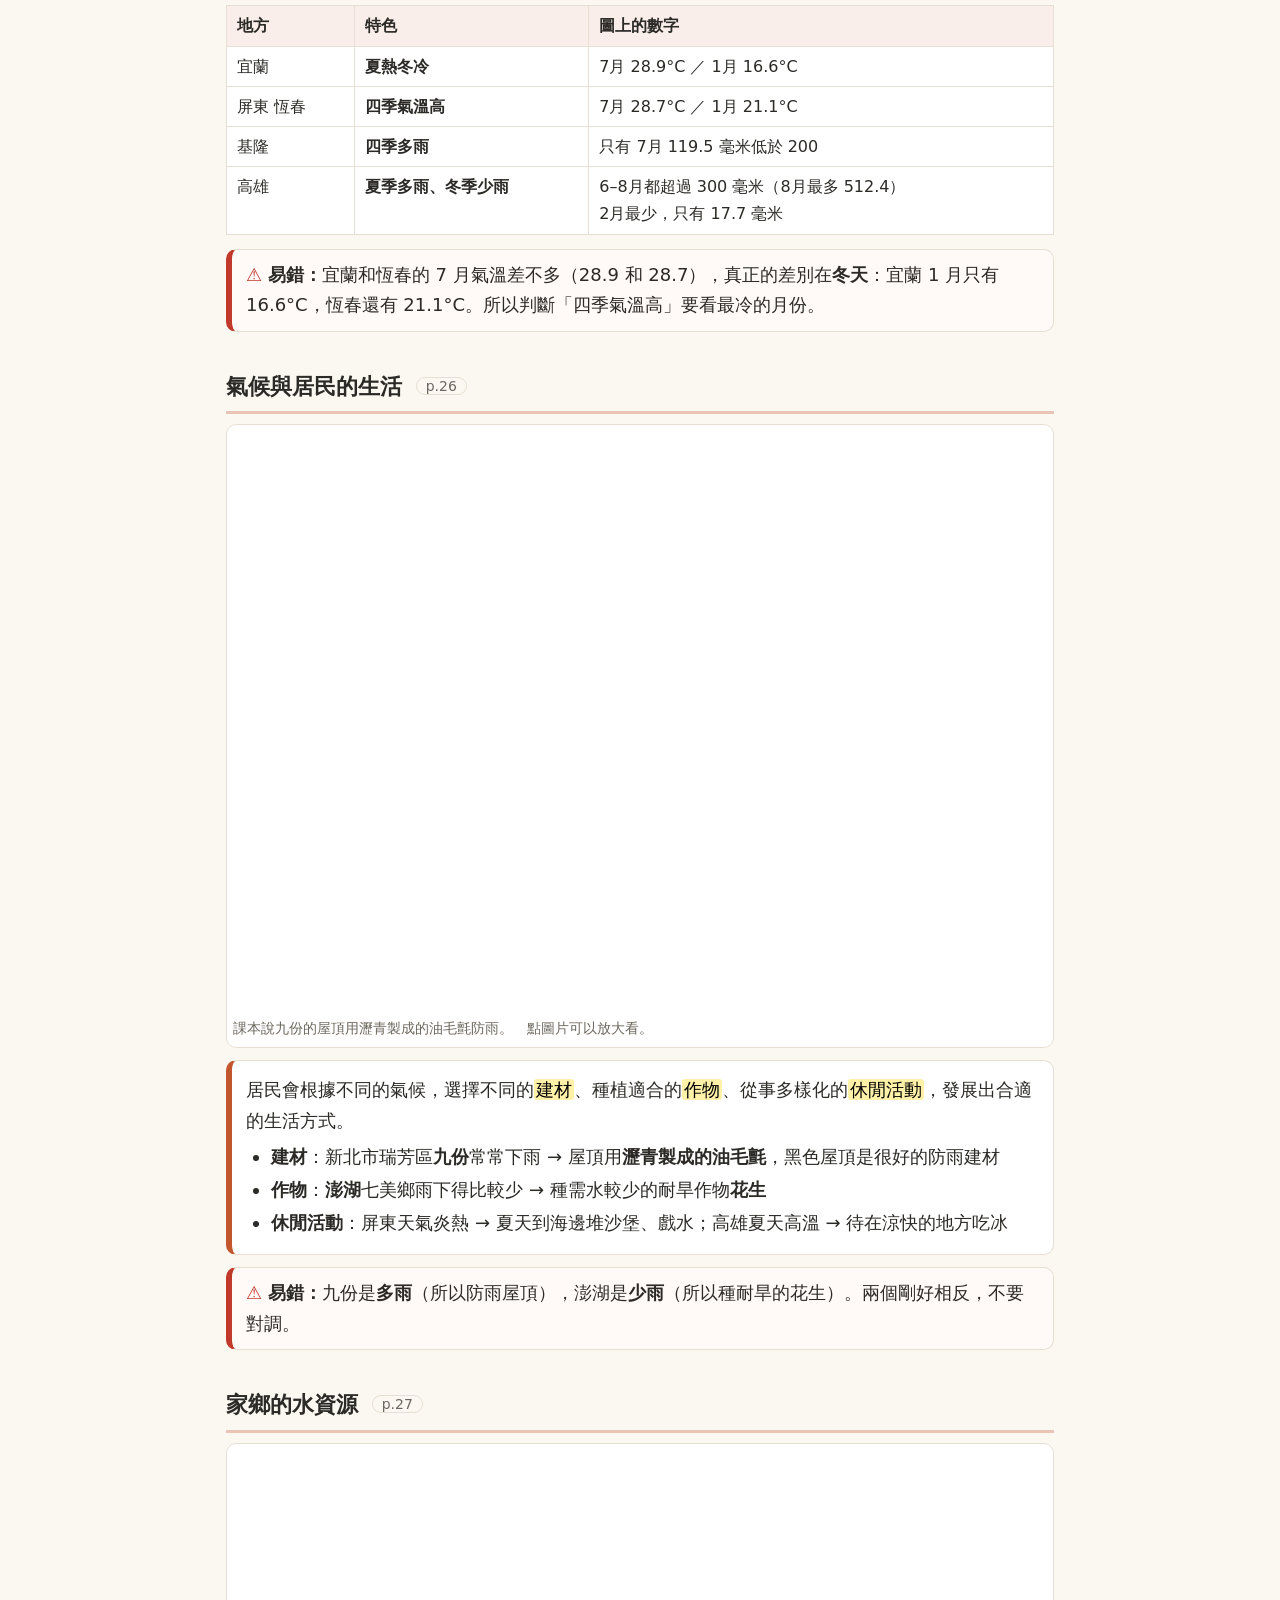
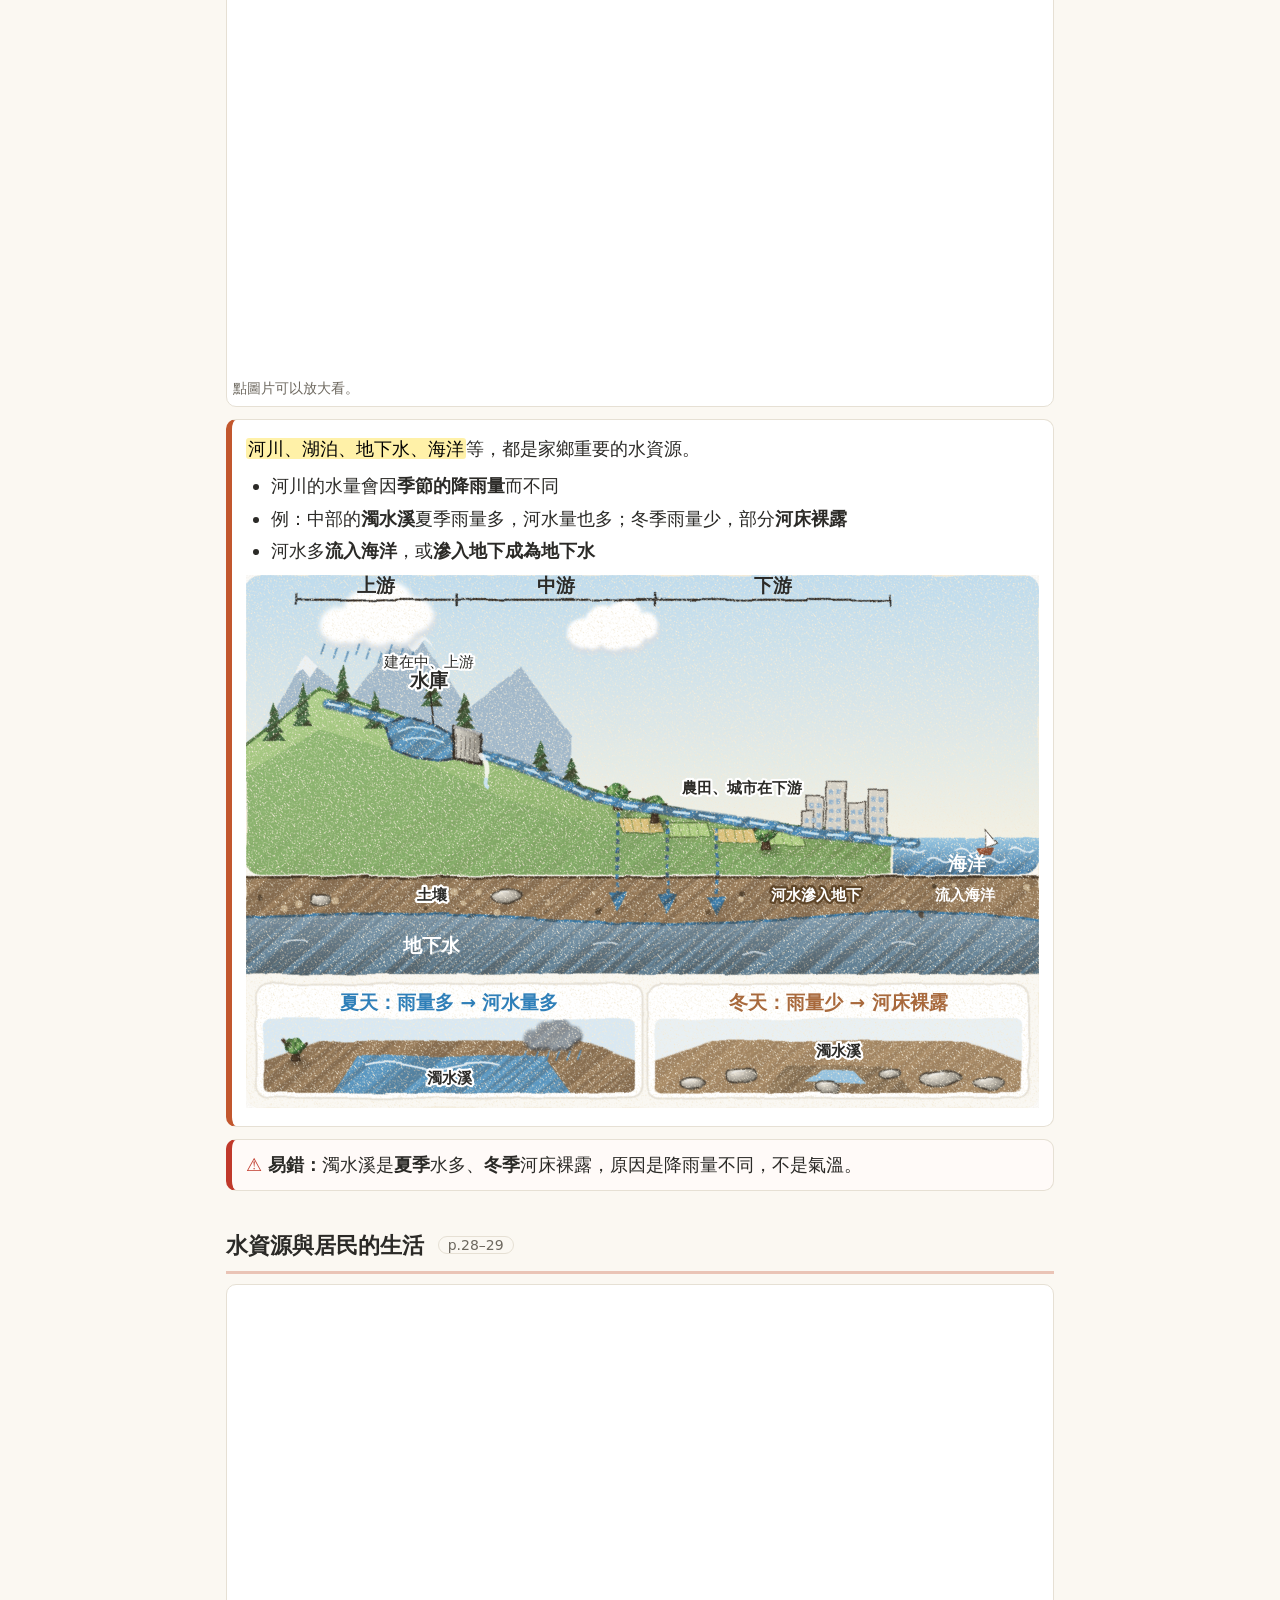
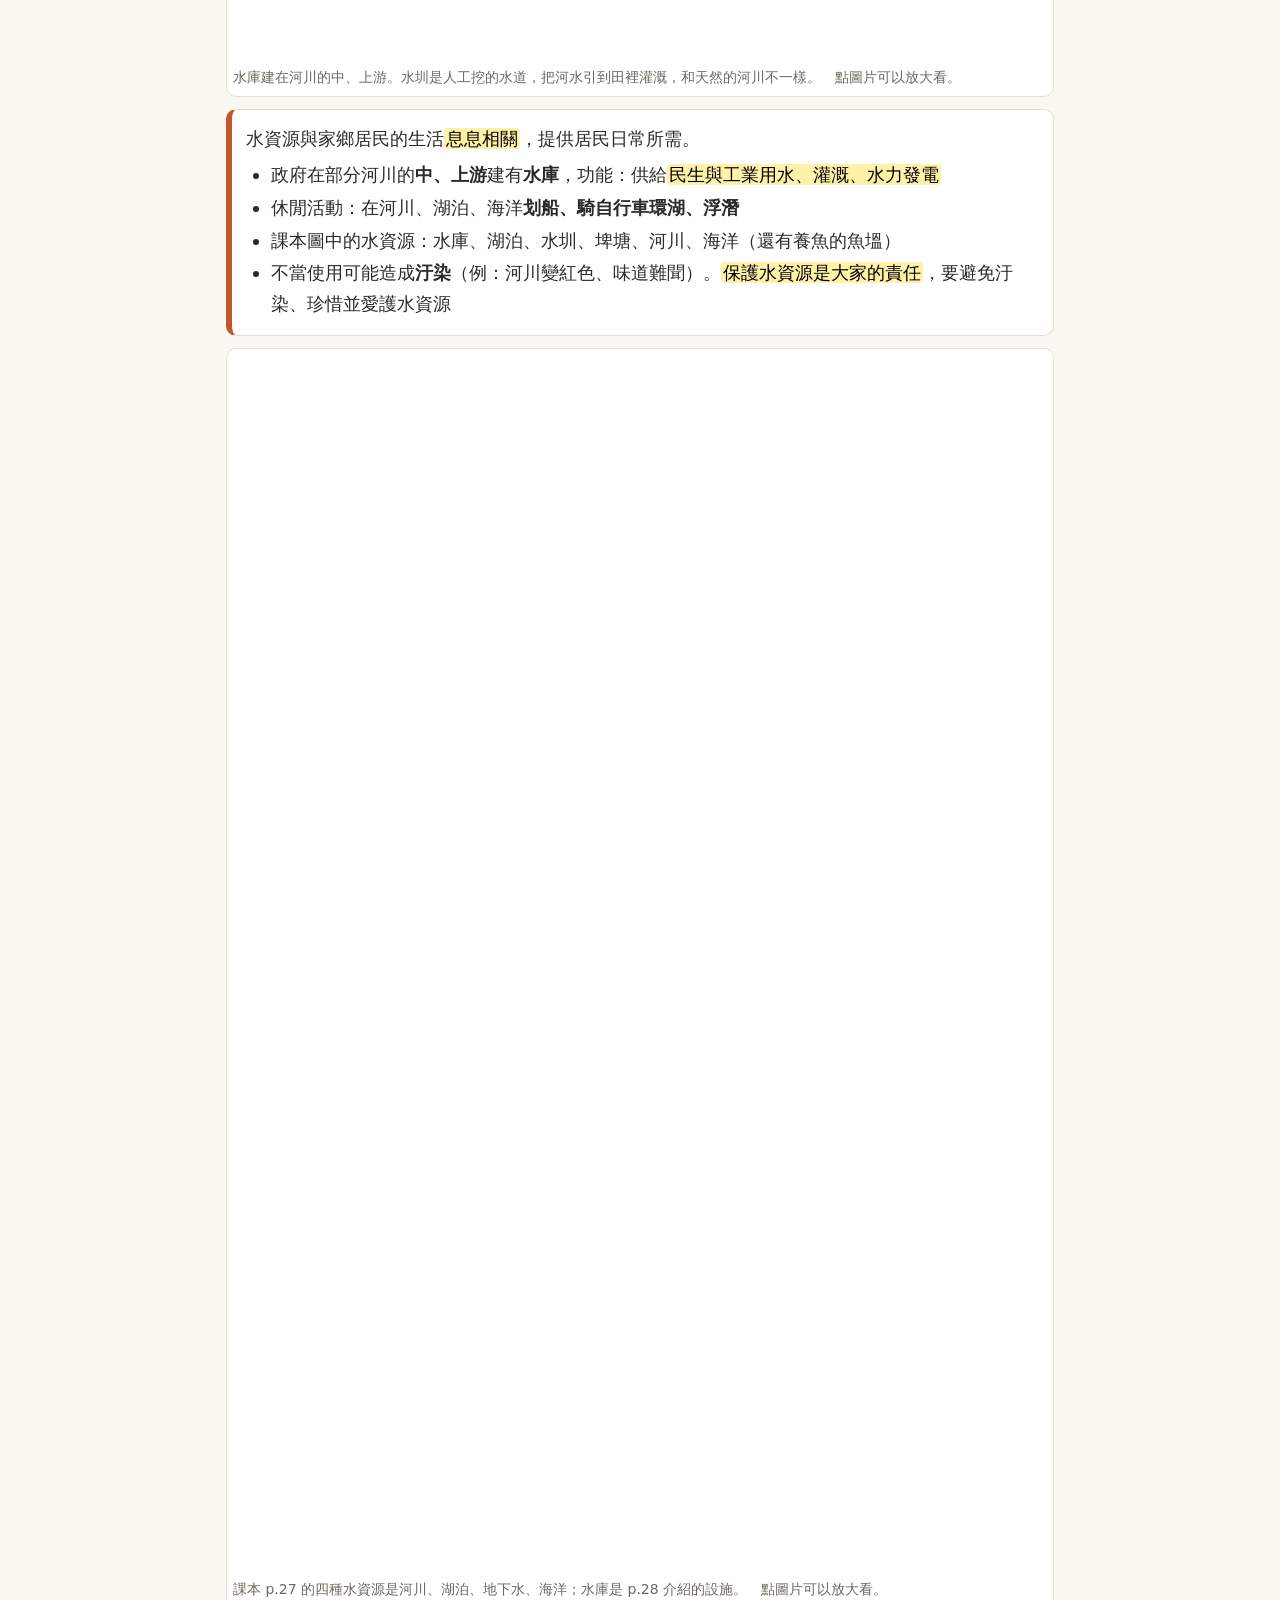
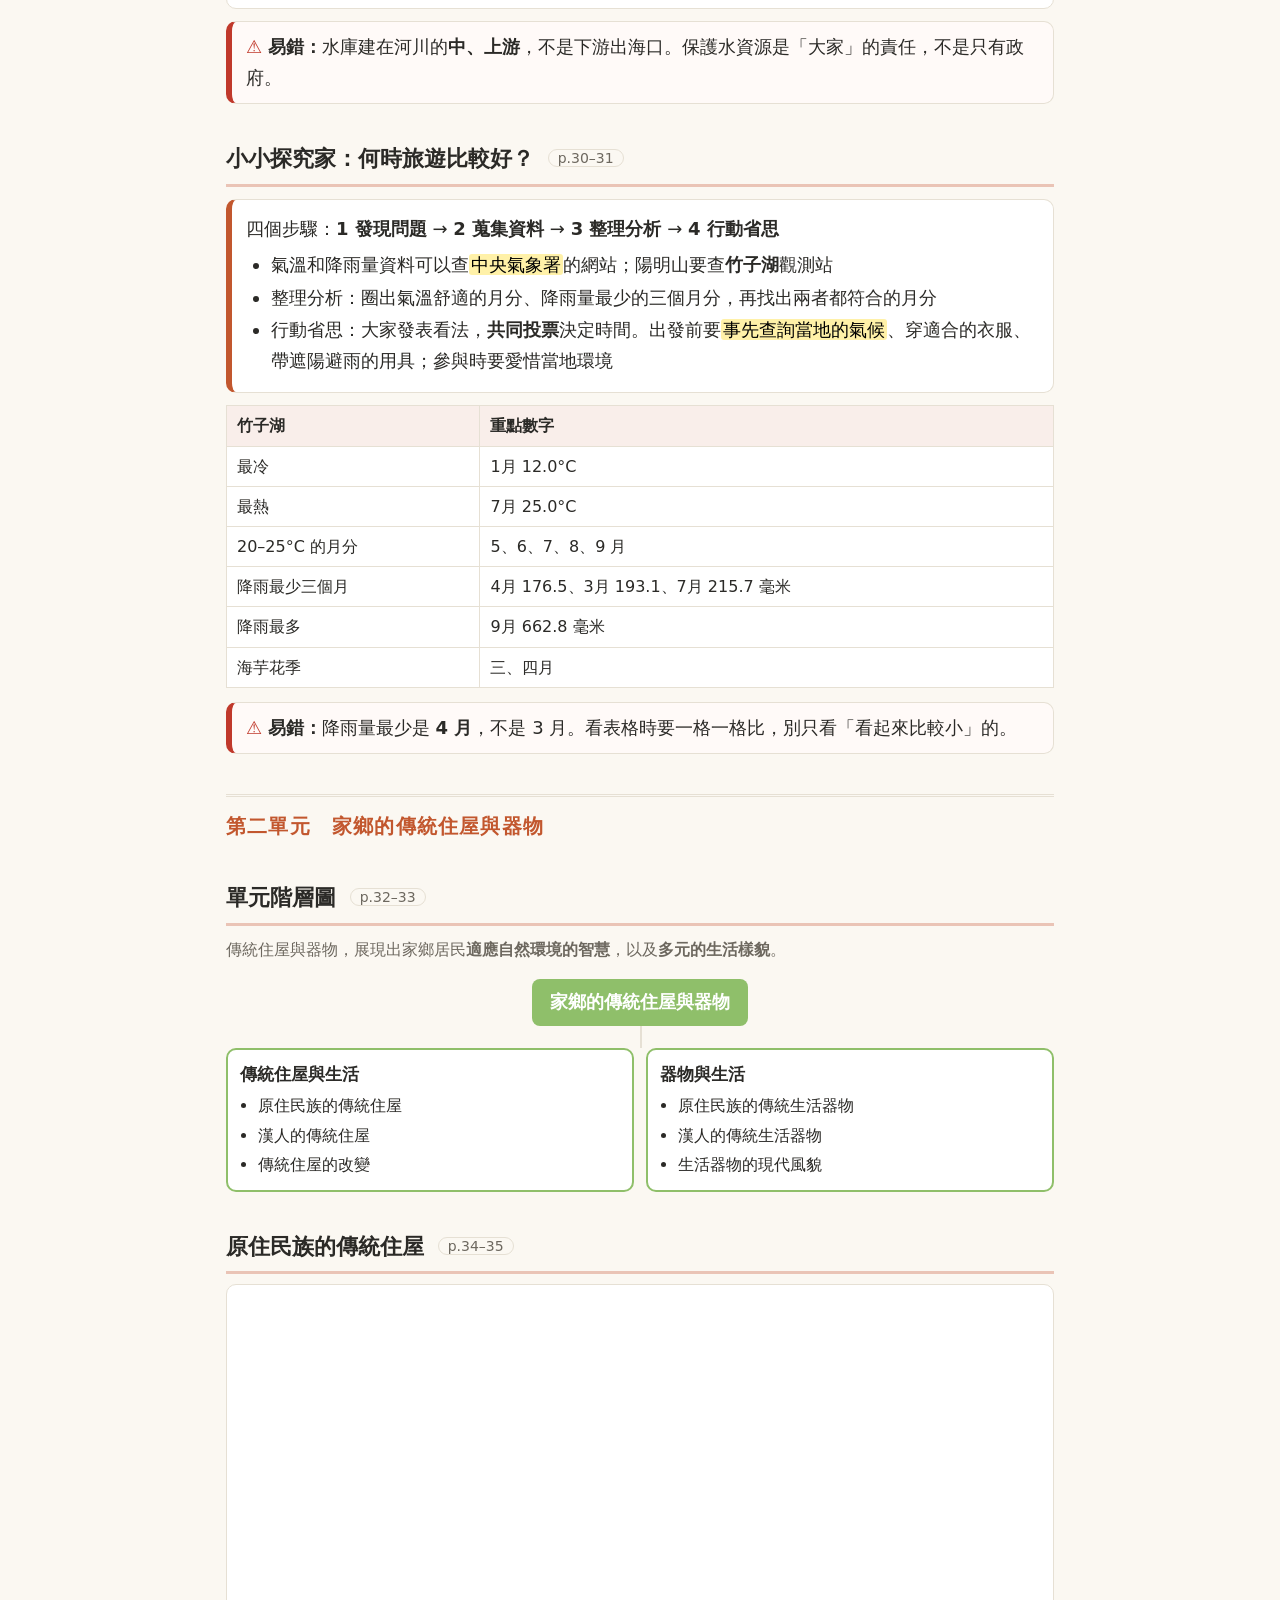
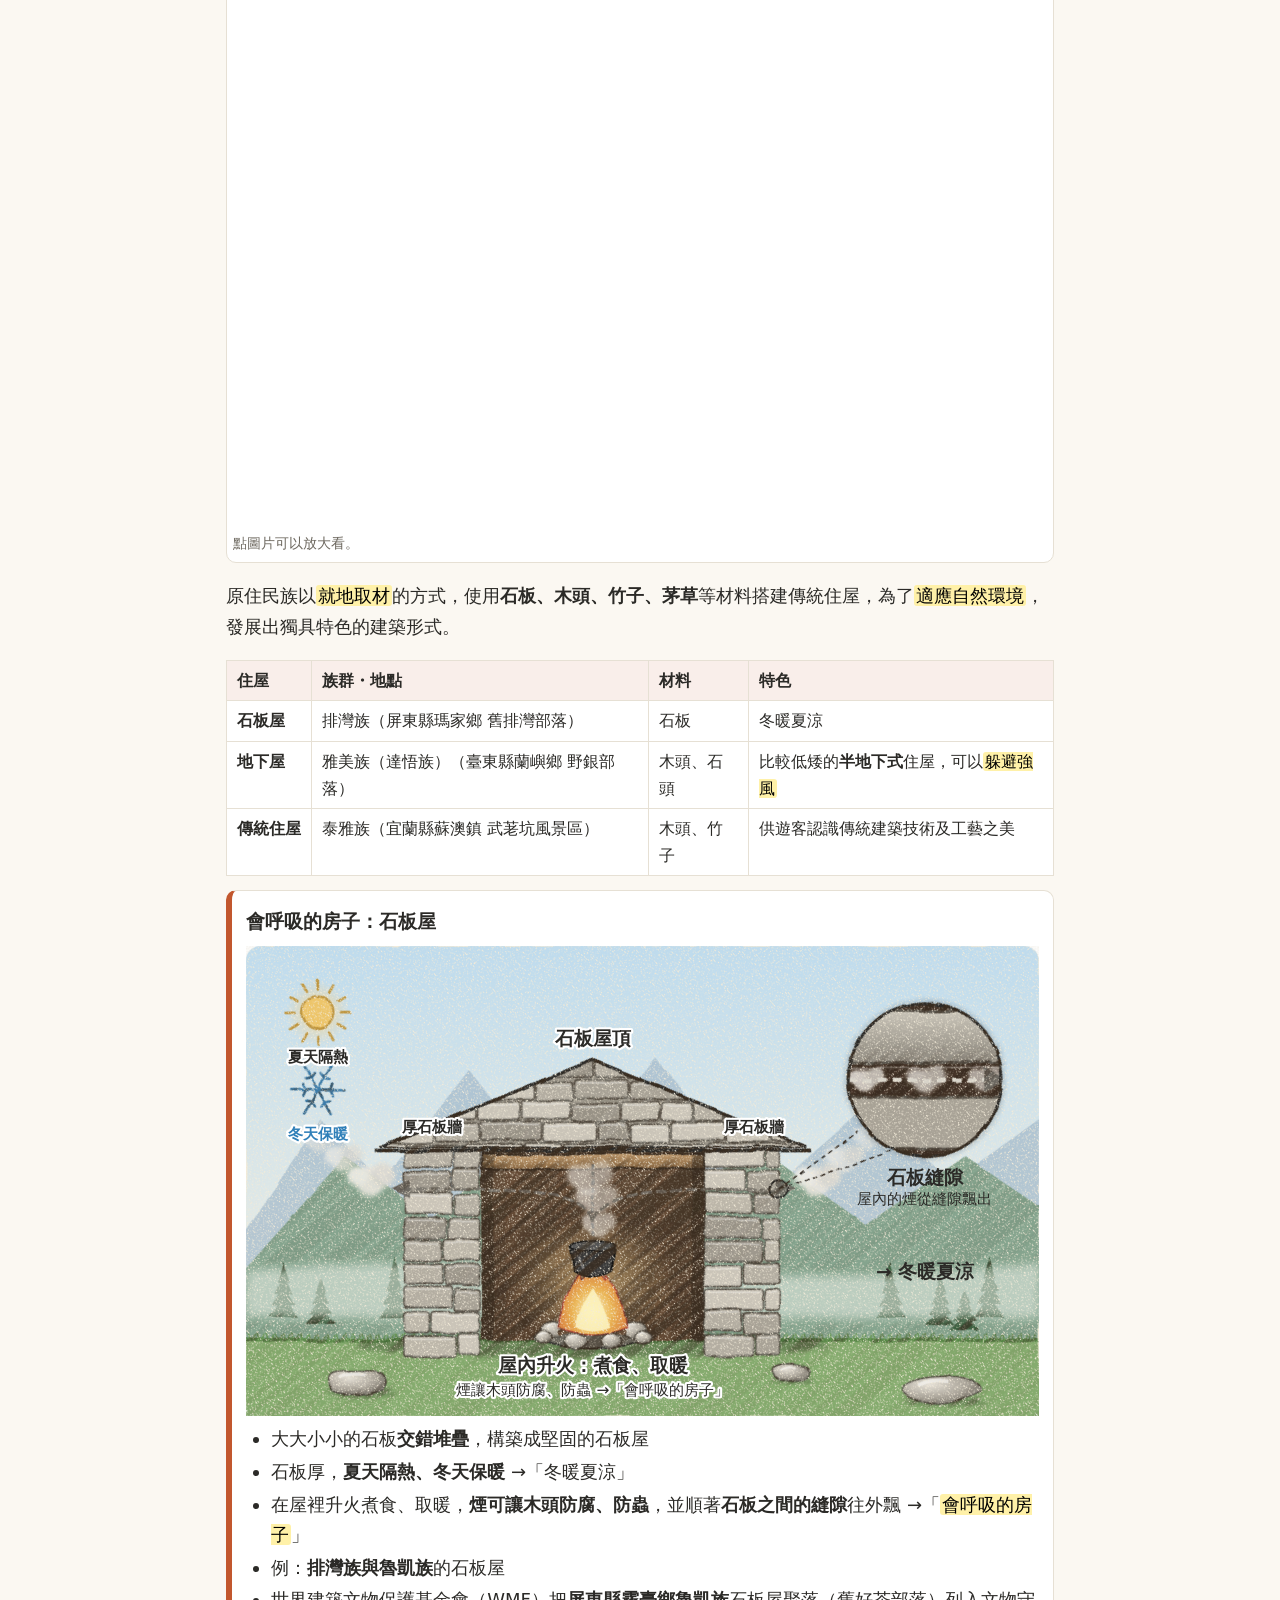
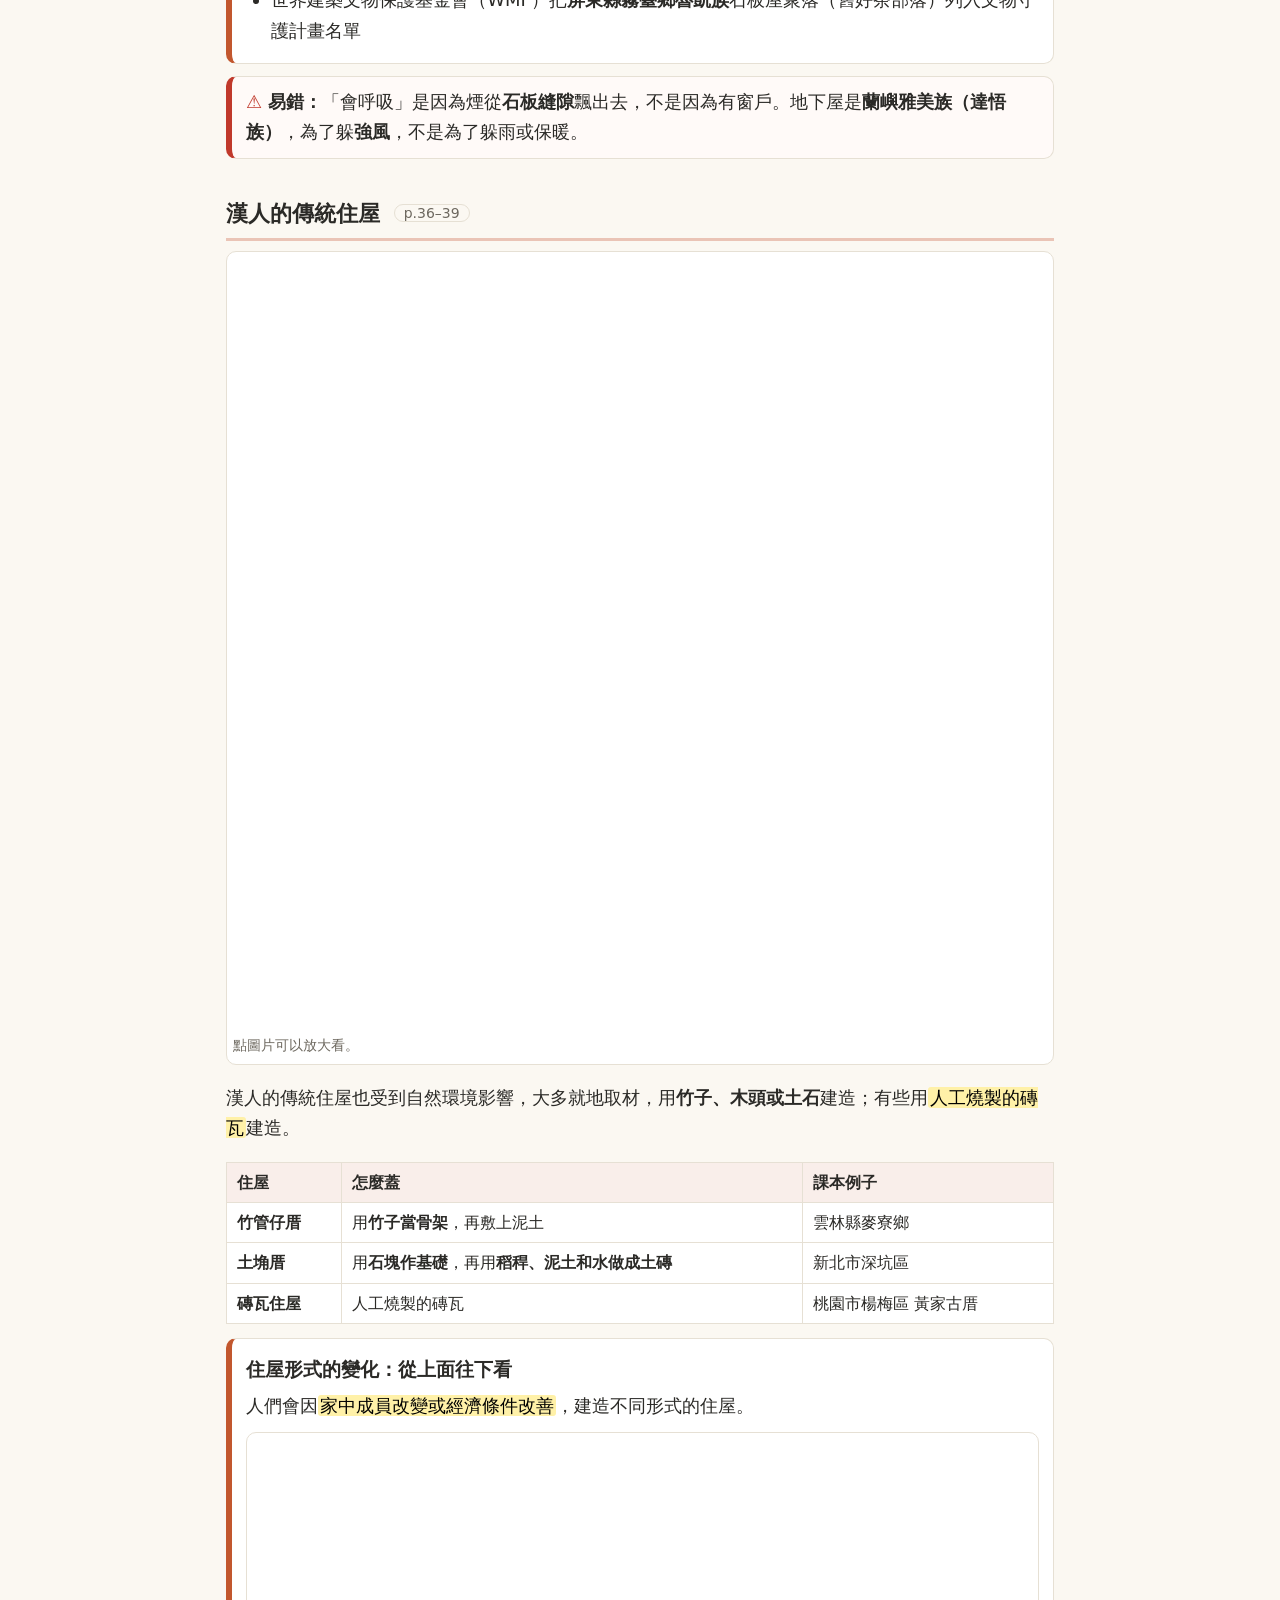
<file: social.html>
<!doctype html><html lang="zh-Hant"><head><meta charset="utf-8"><meta http-equiv="refresh" content="0; url=social/notes.html"><link rel="canonical" href="social/notes.html"><title>已搬家</title></head><body><p>頁面已經搬到 <a href="social/notes.html">social/notes.html</a>。</p></body></html>
</file>
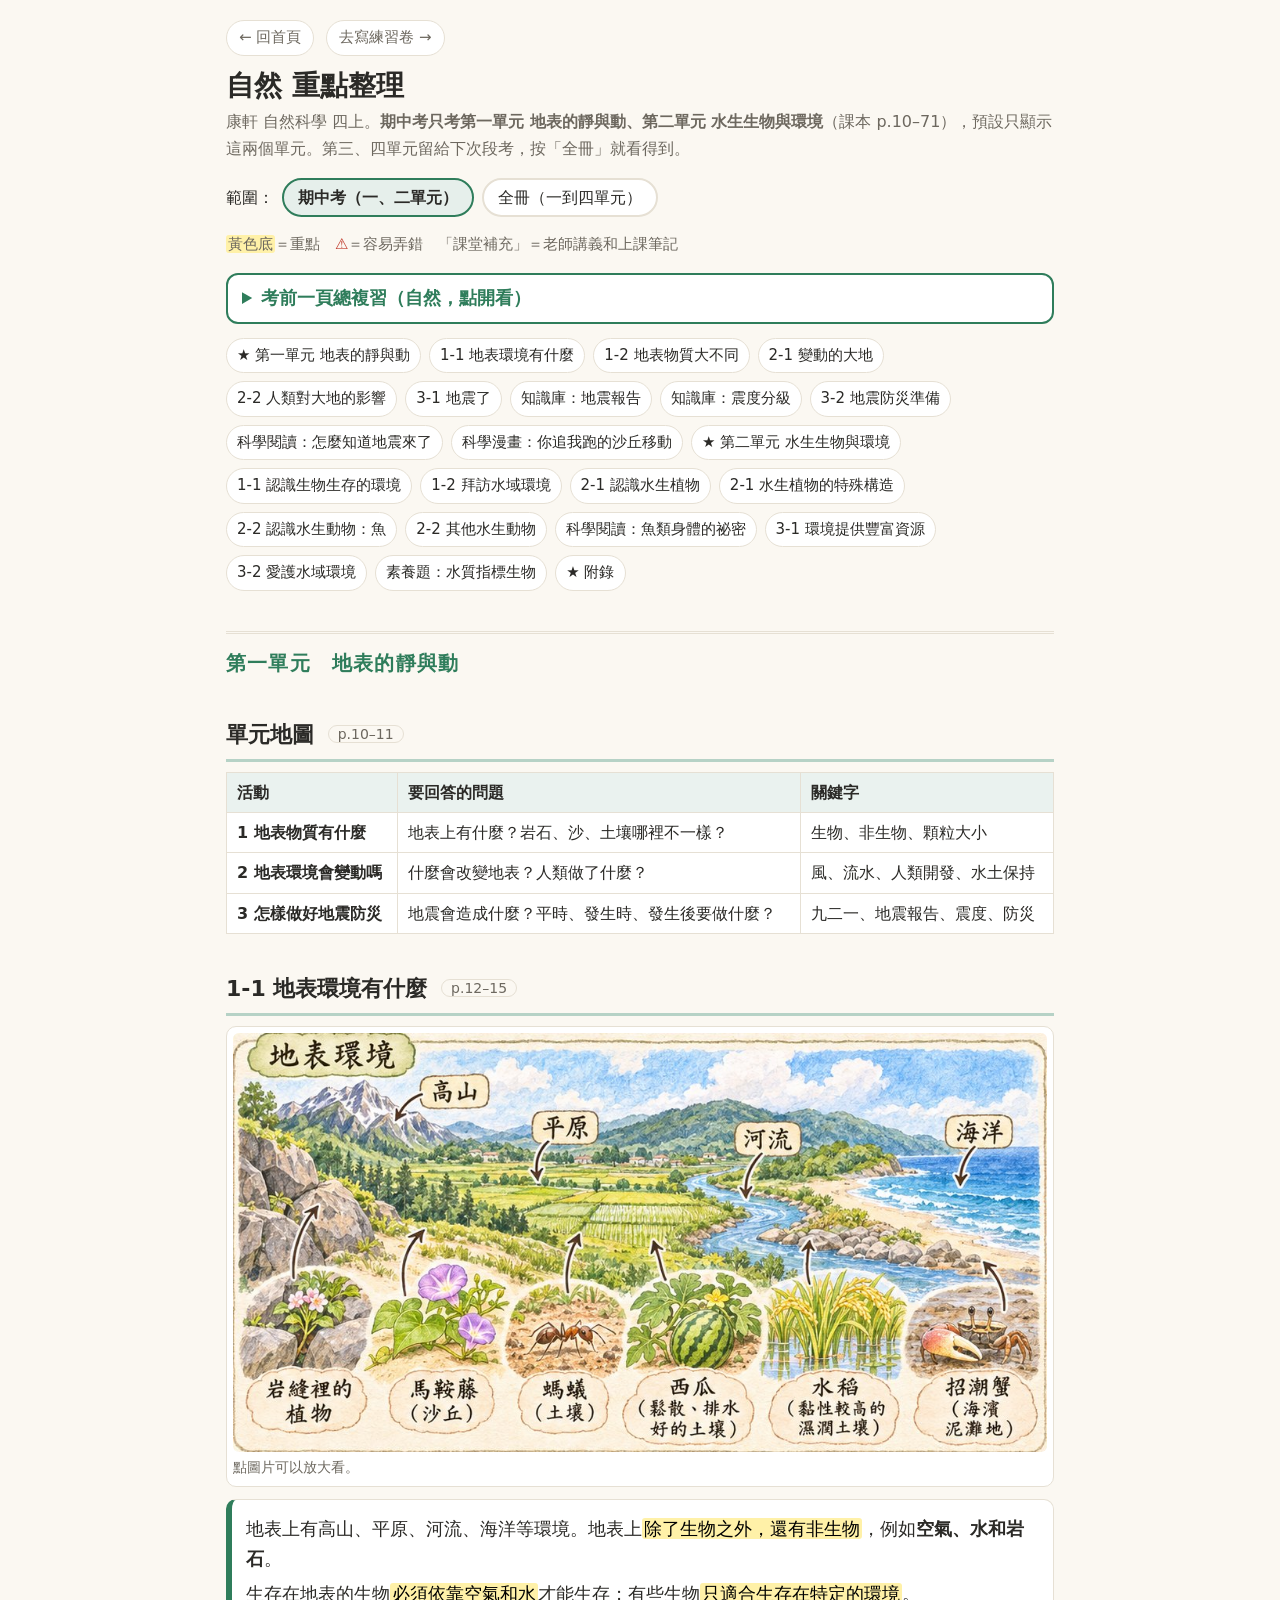
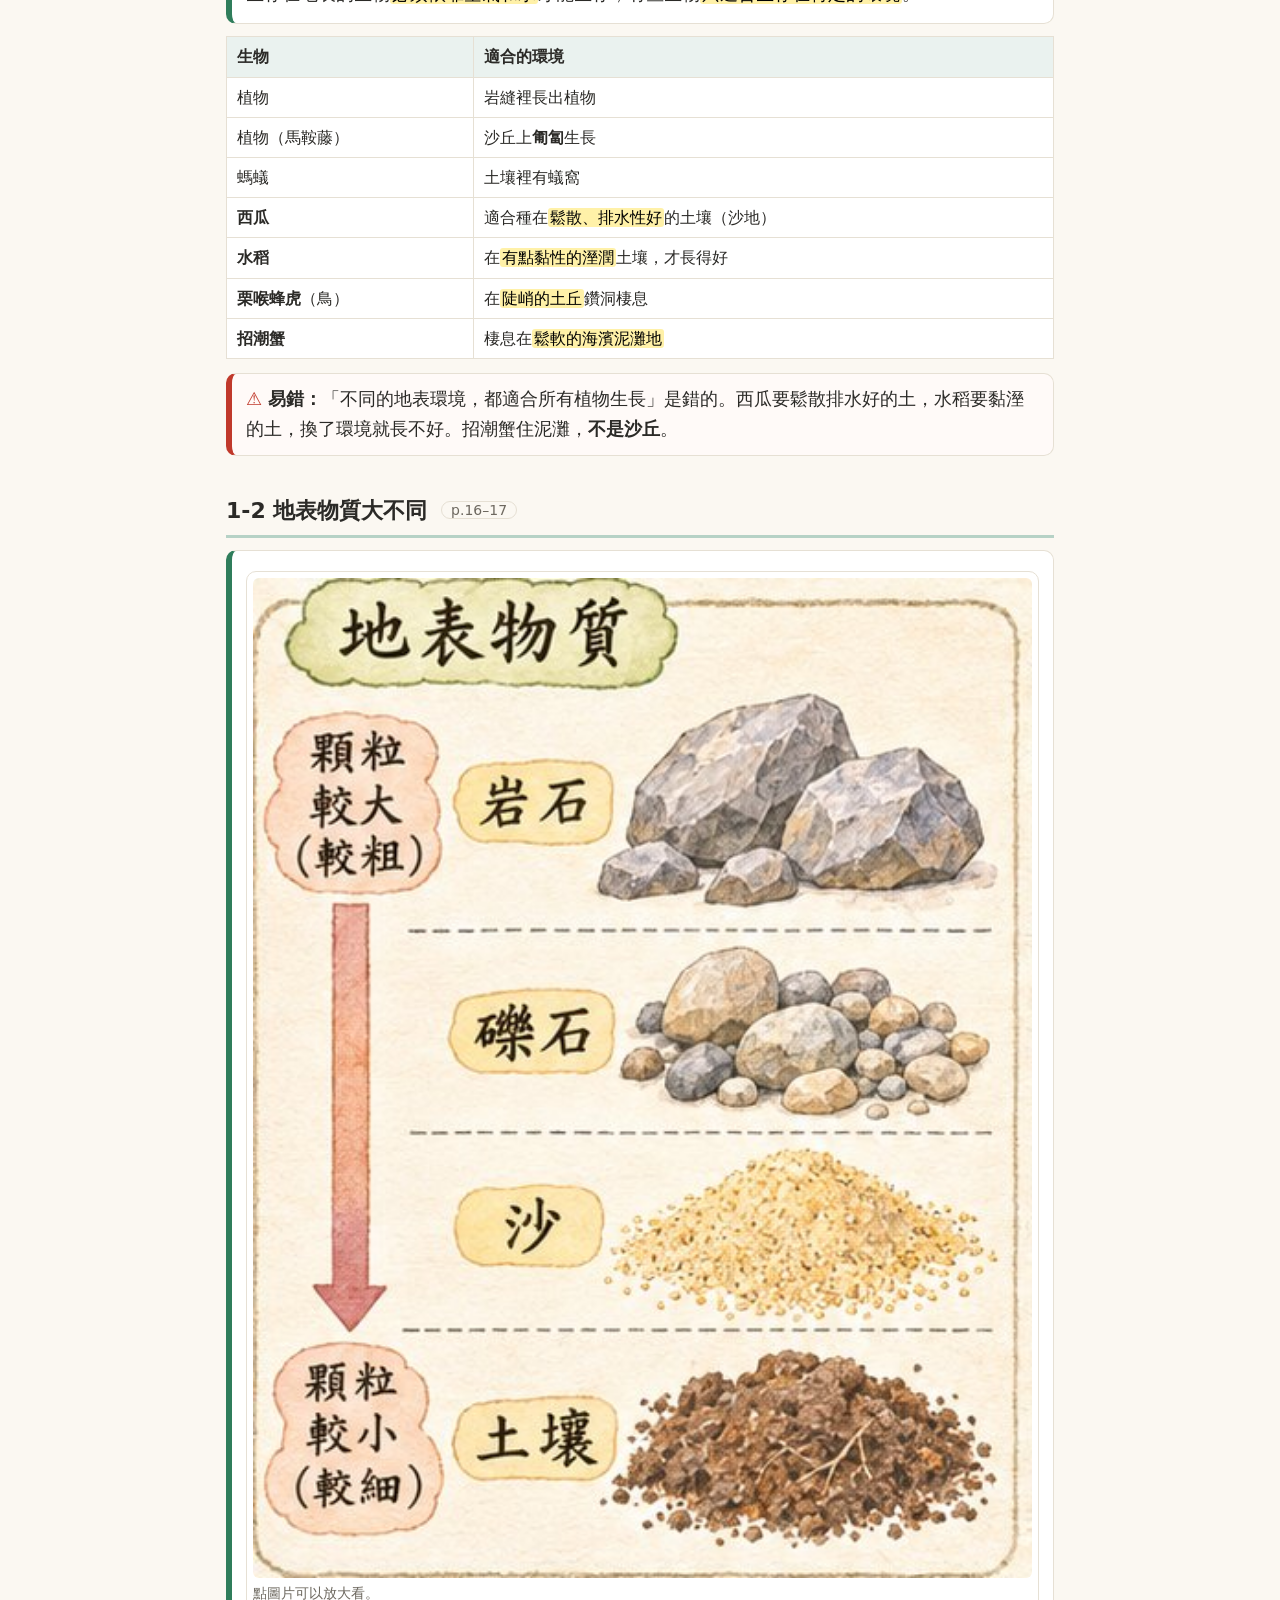
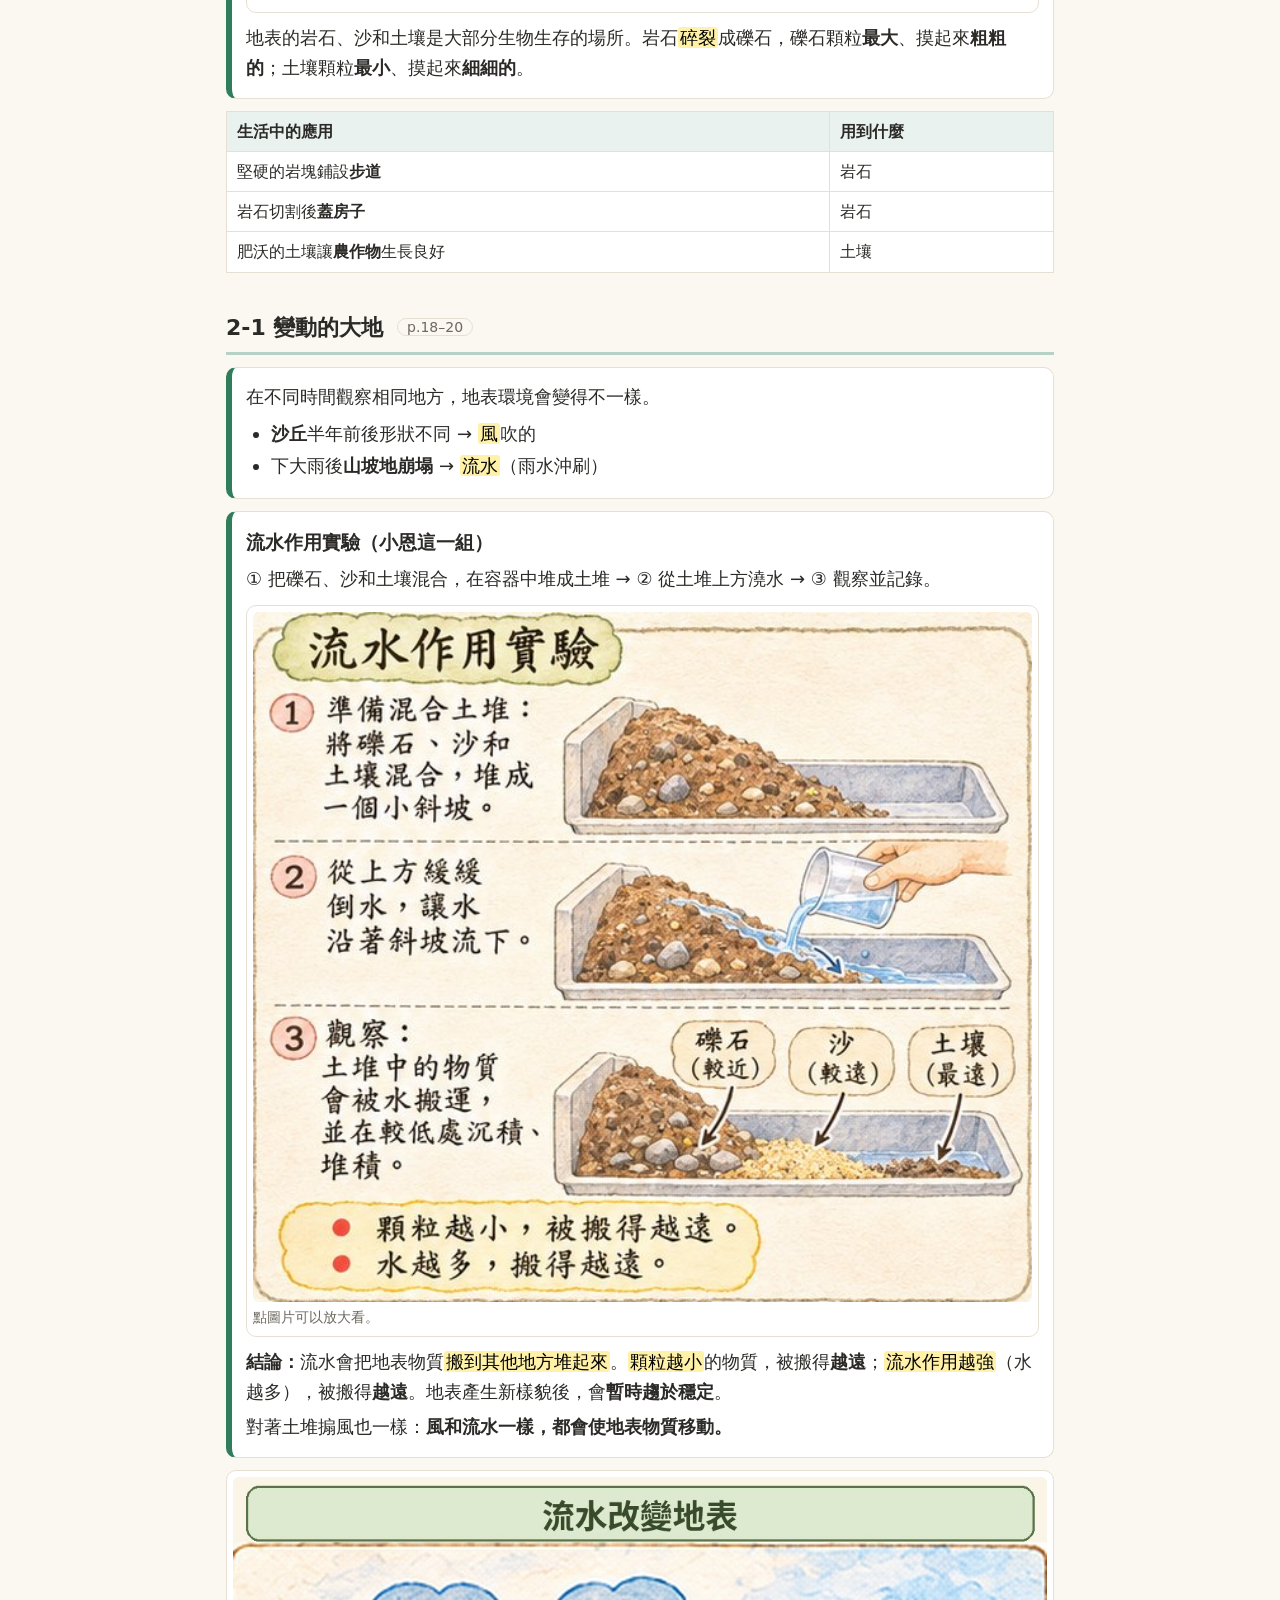
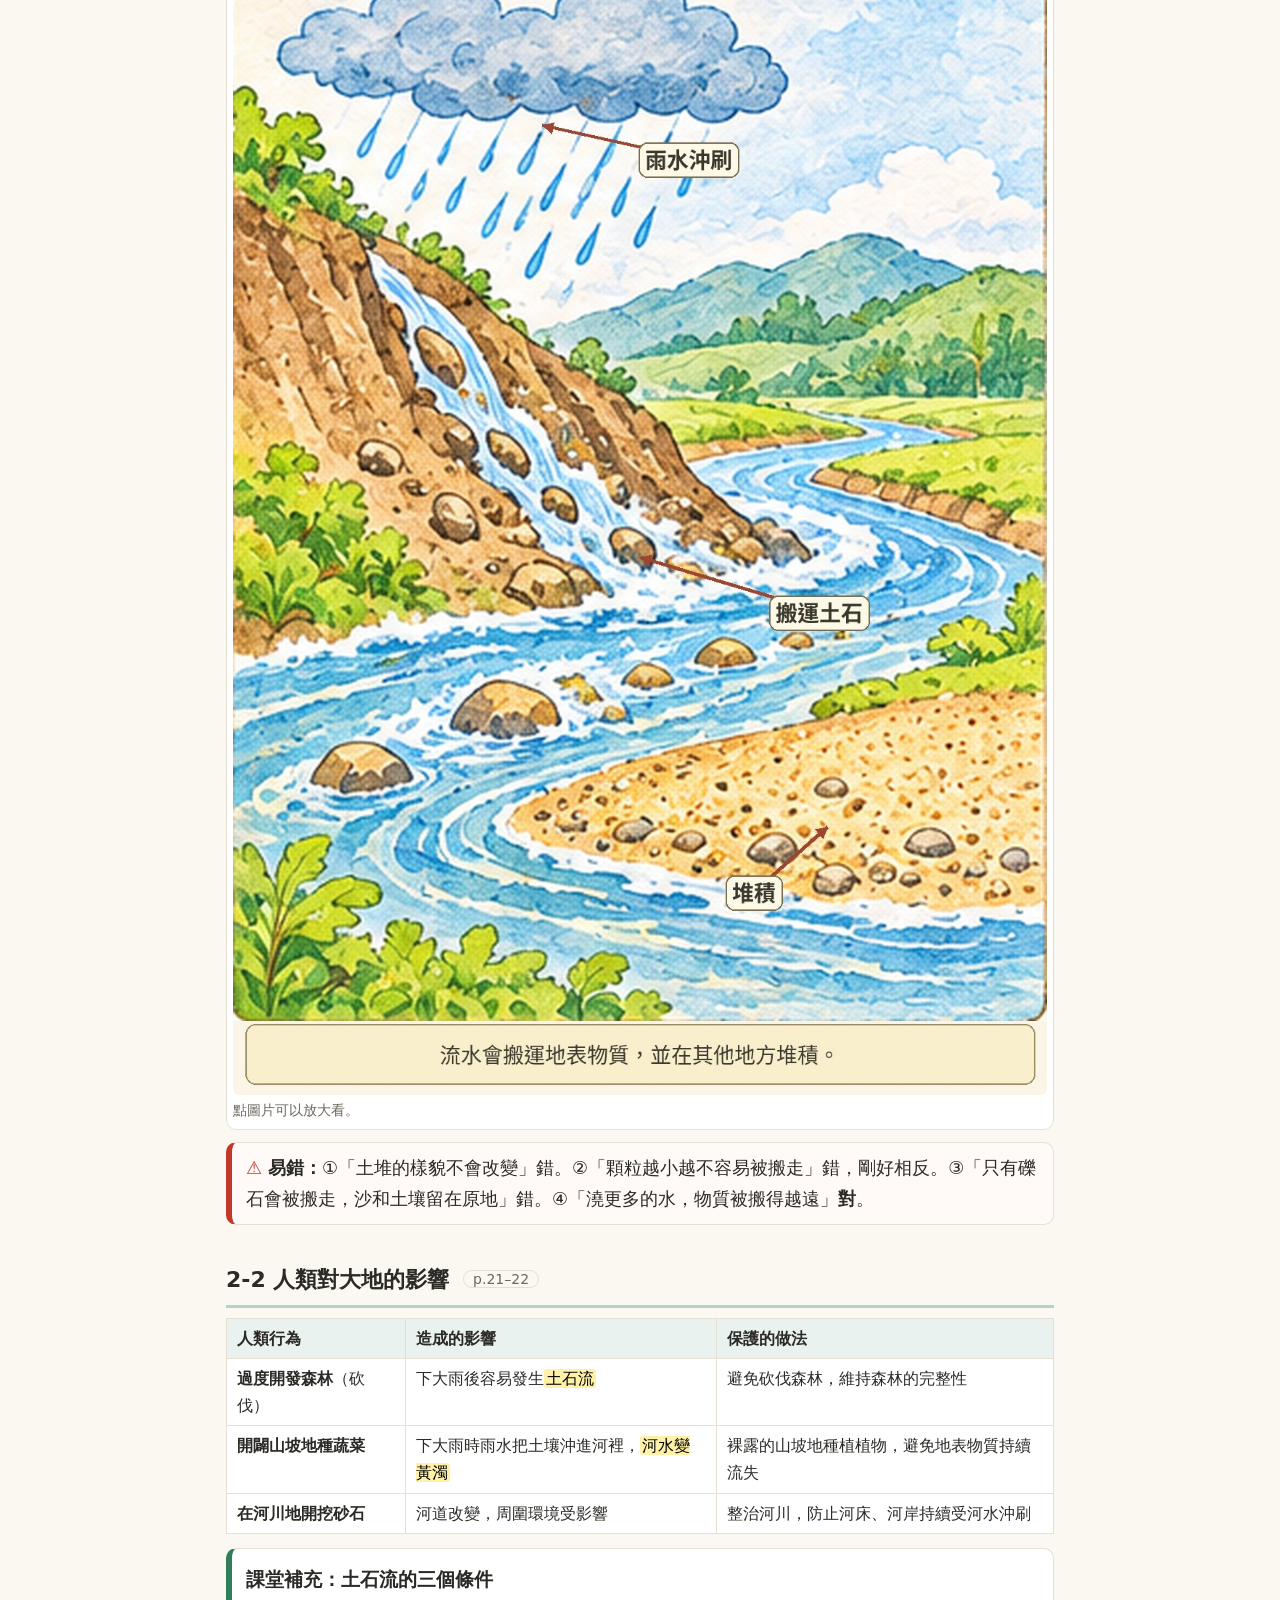
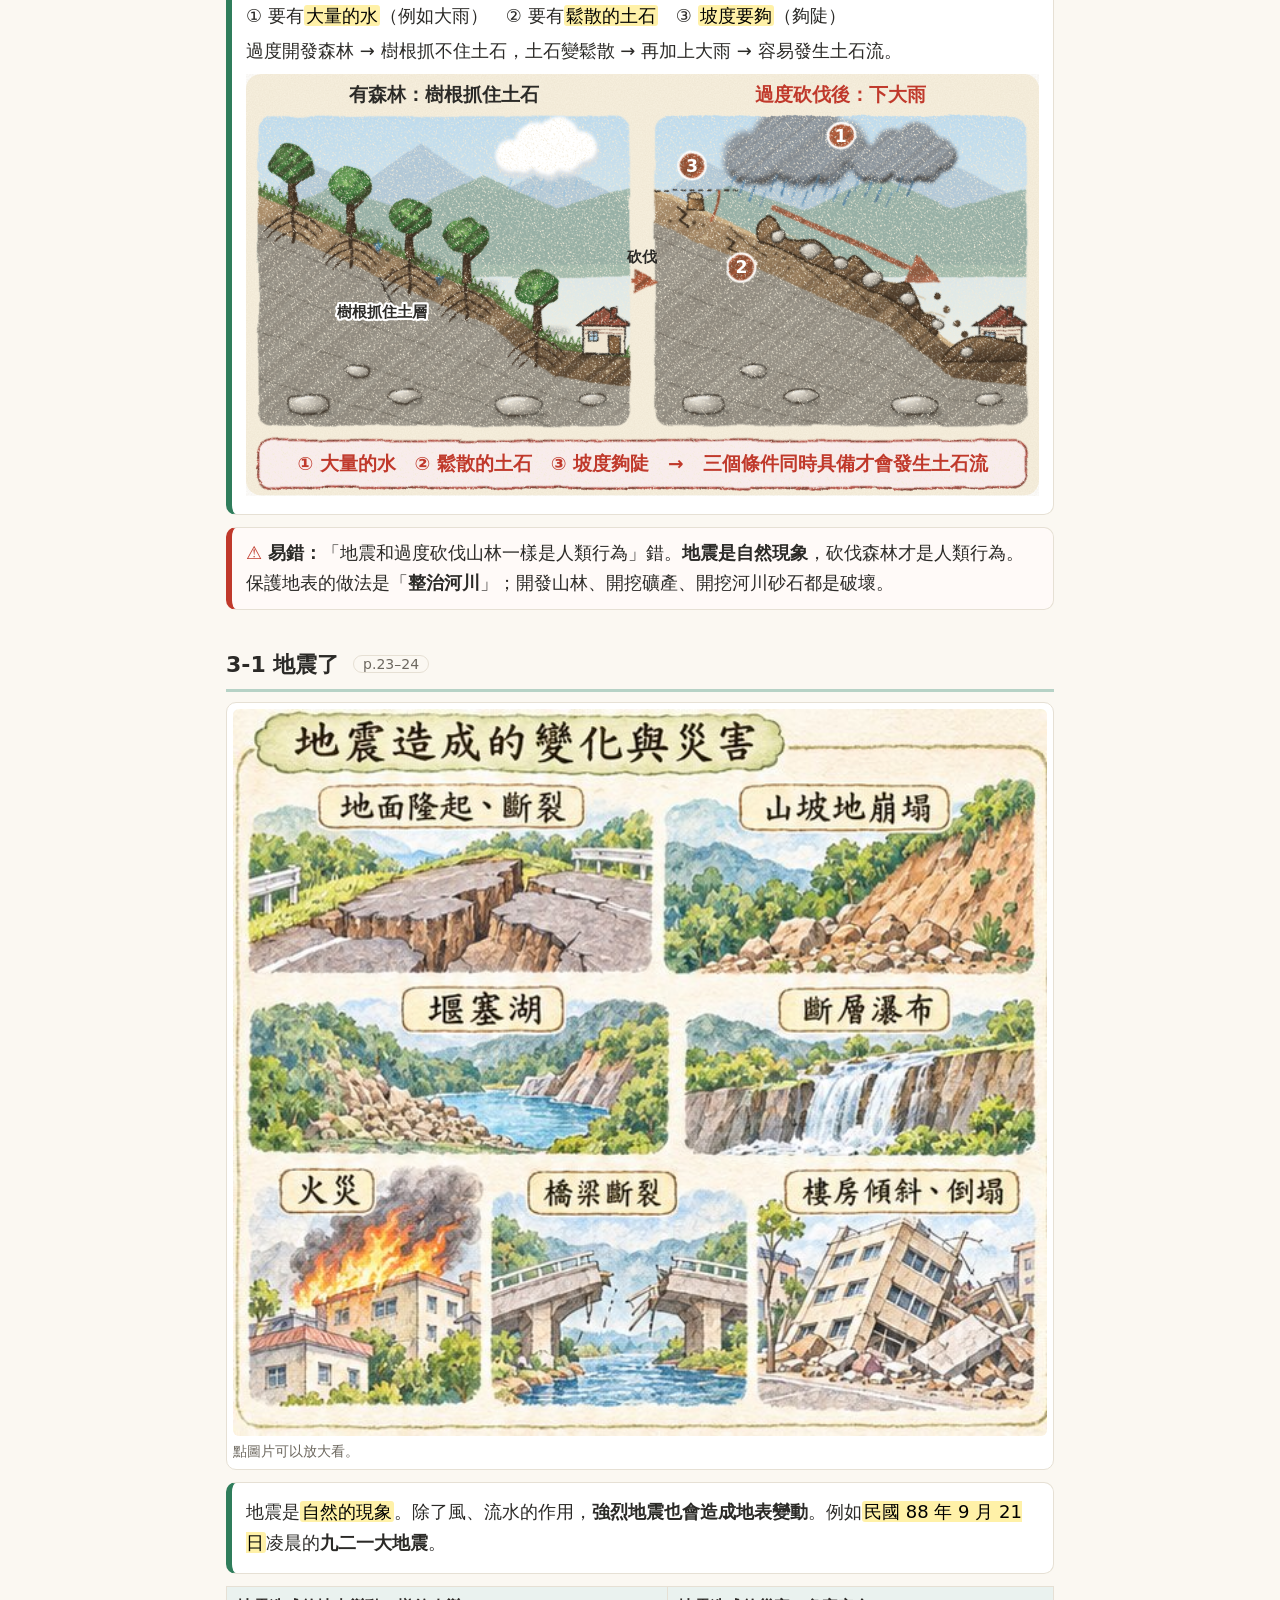
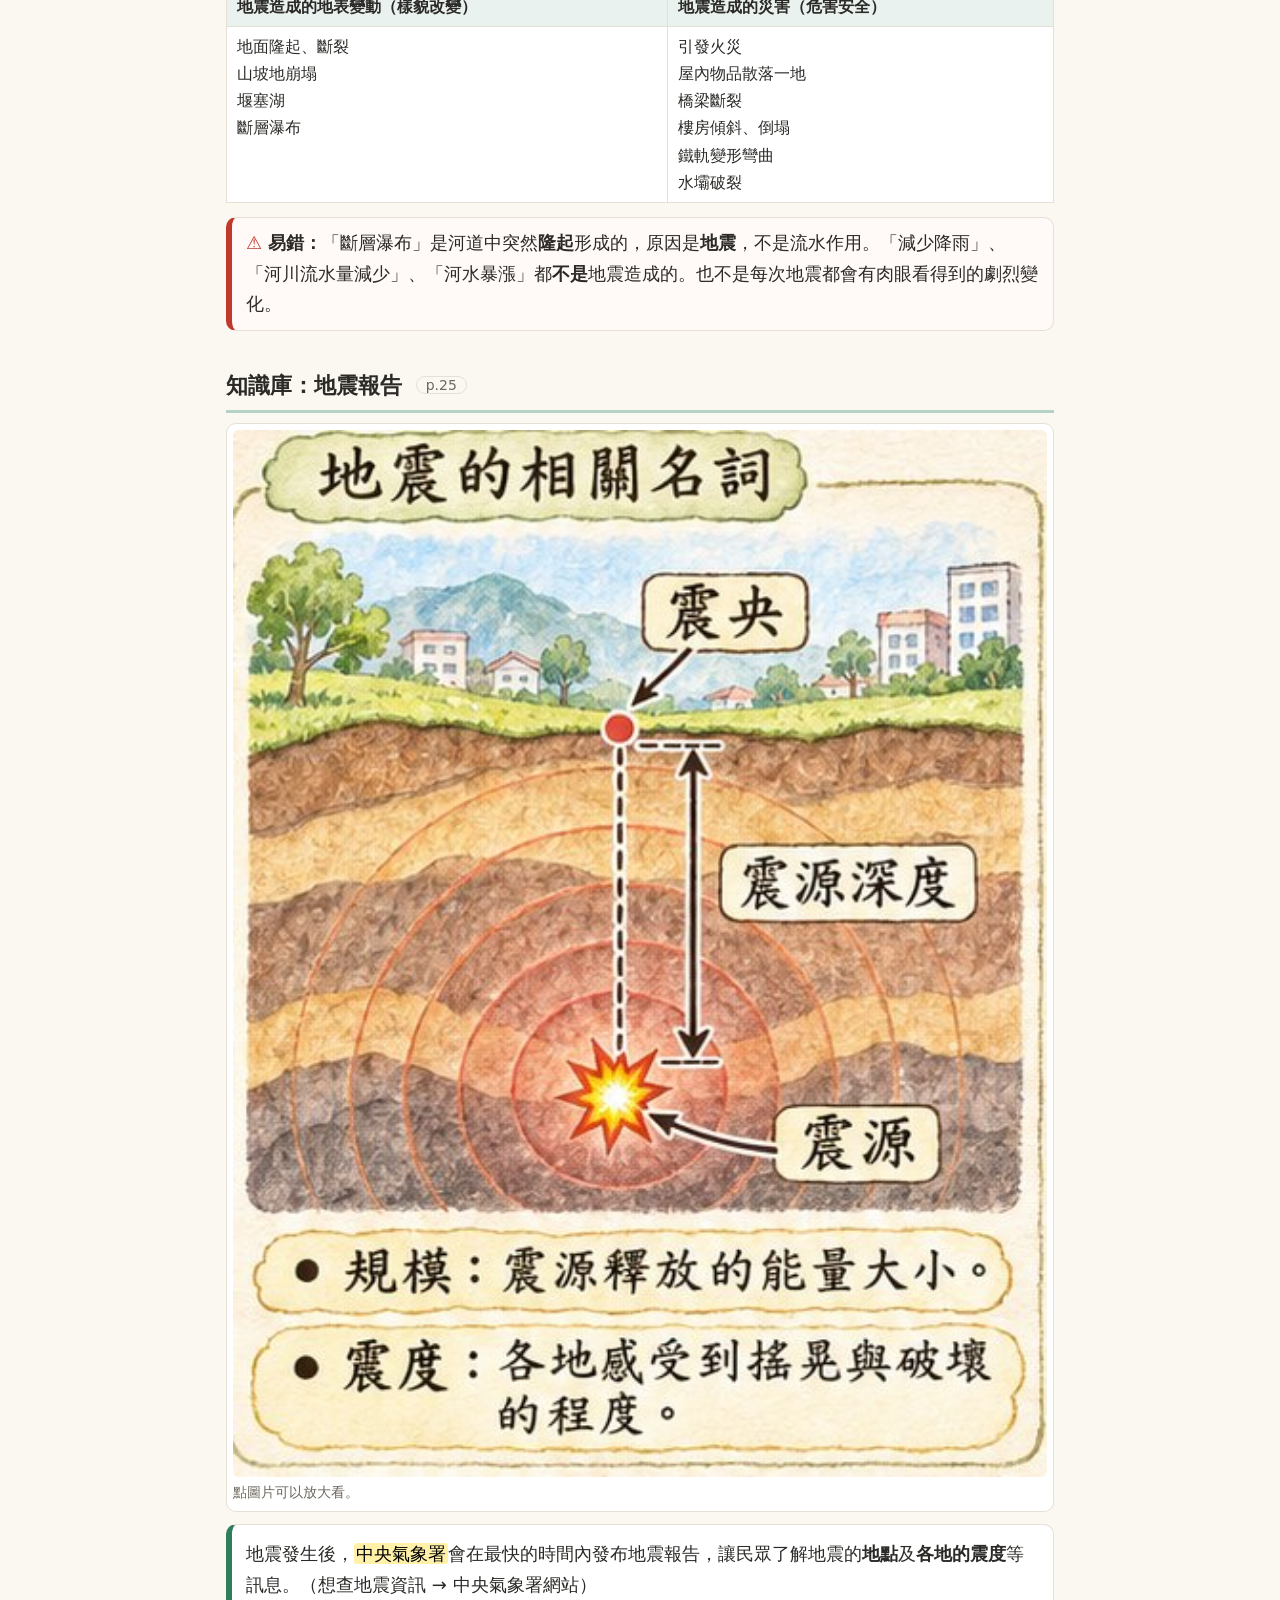
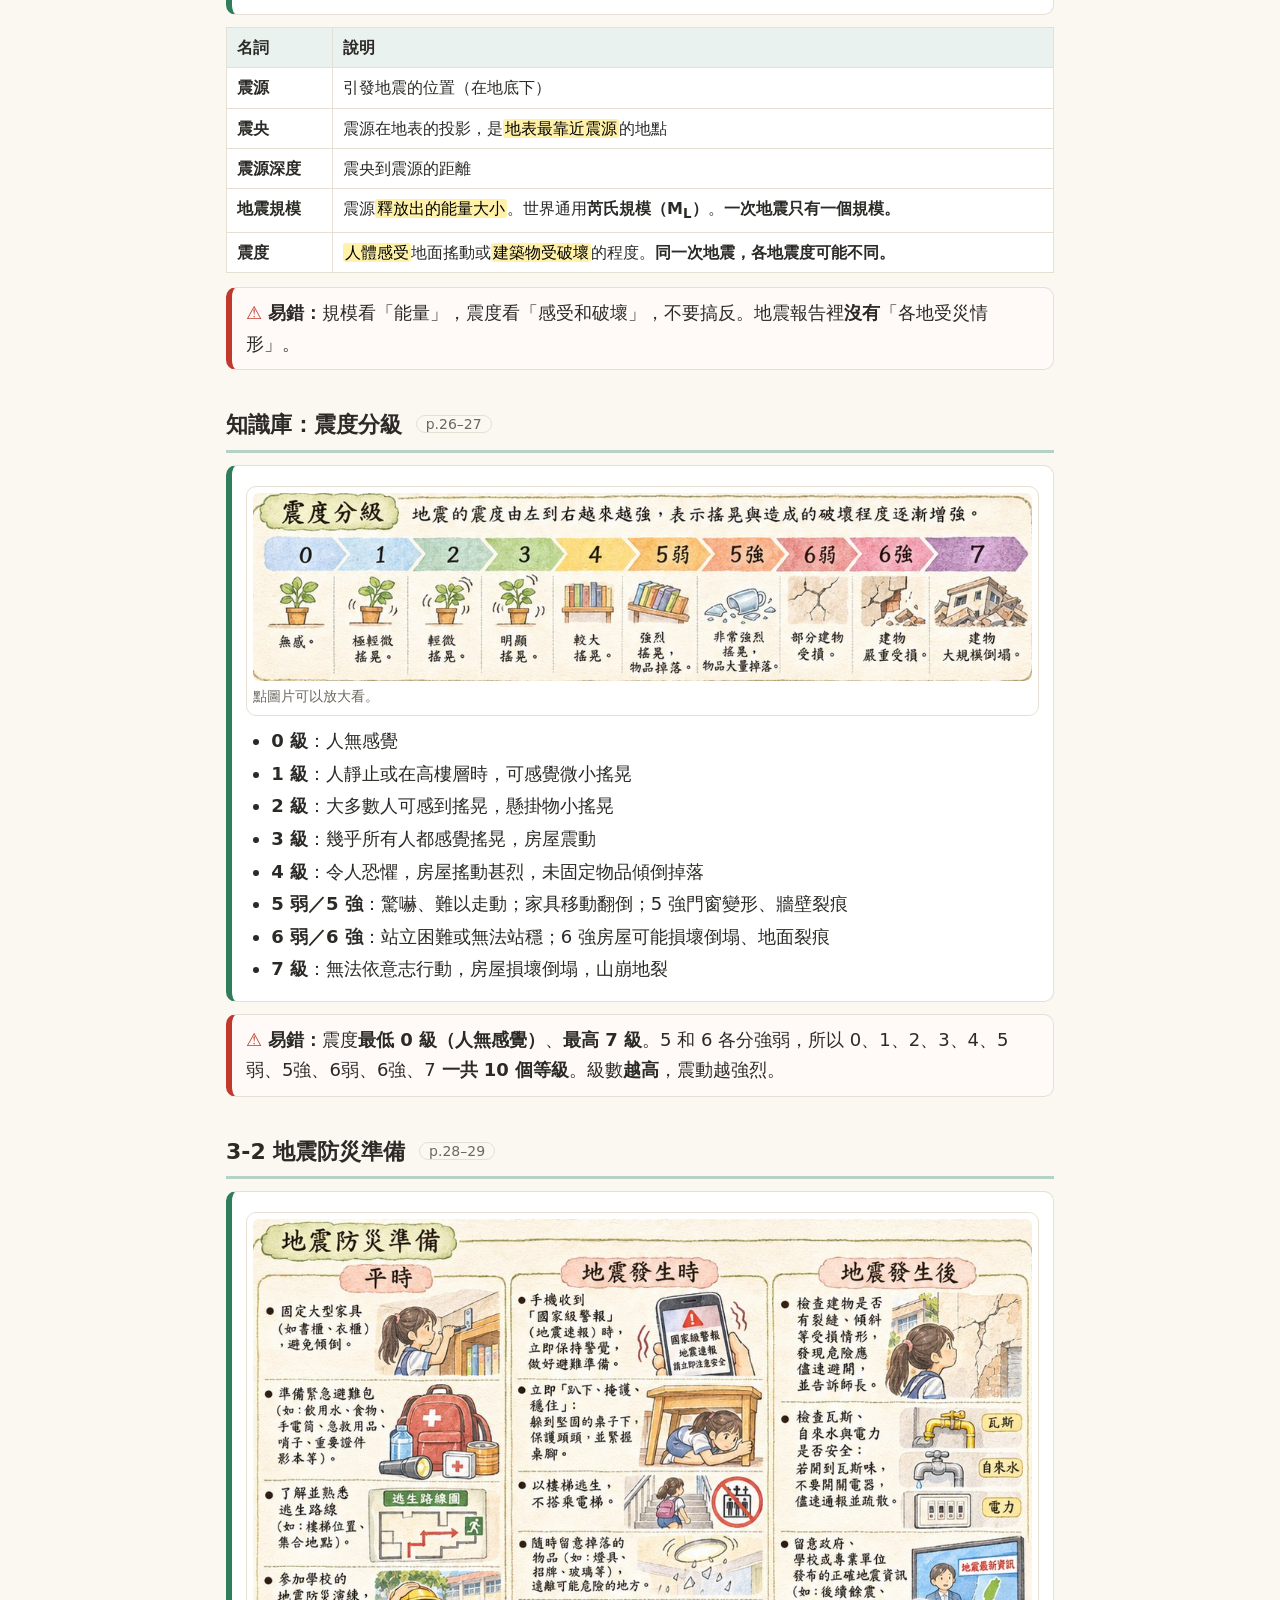
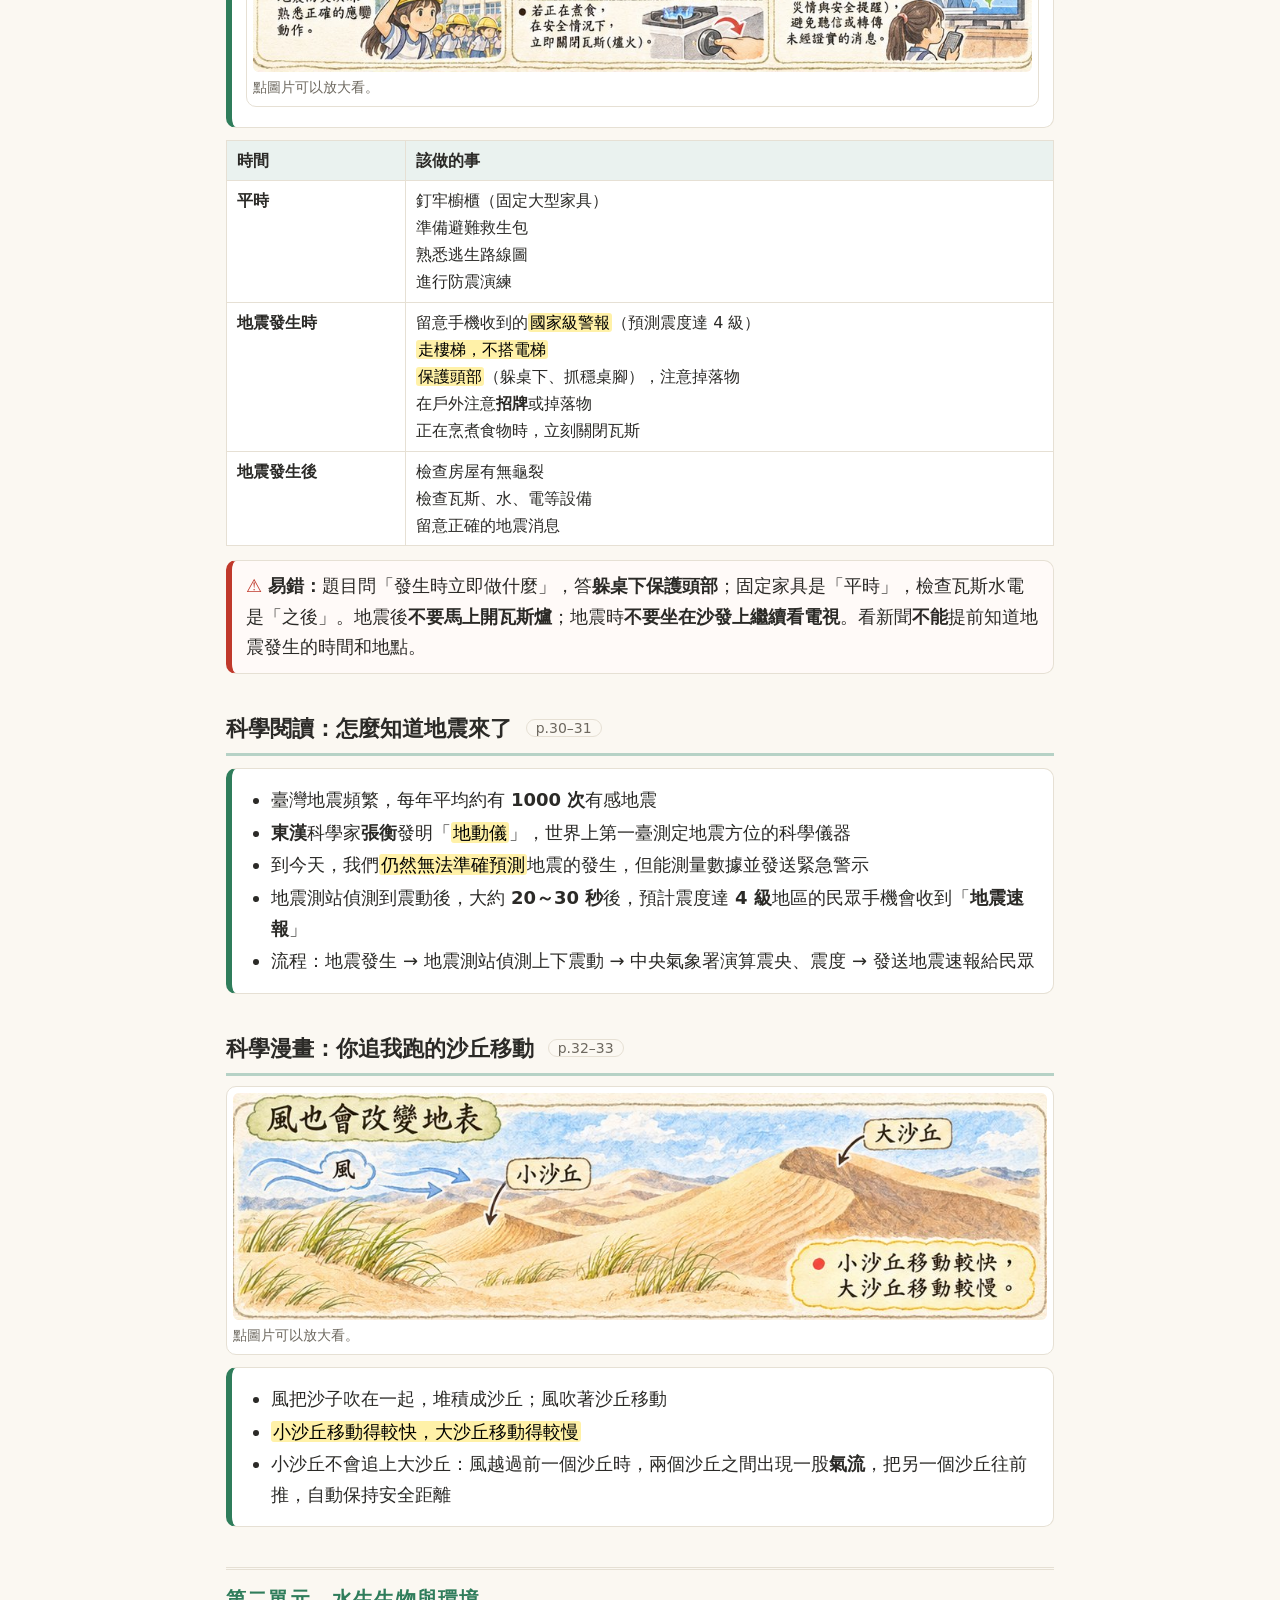
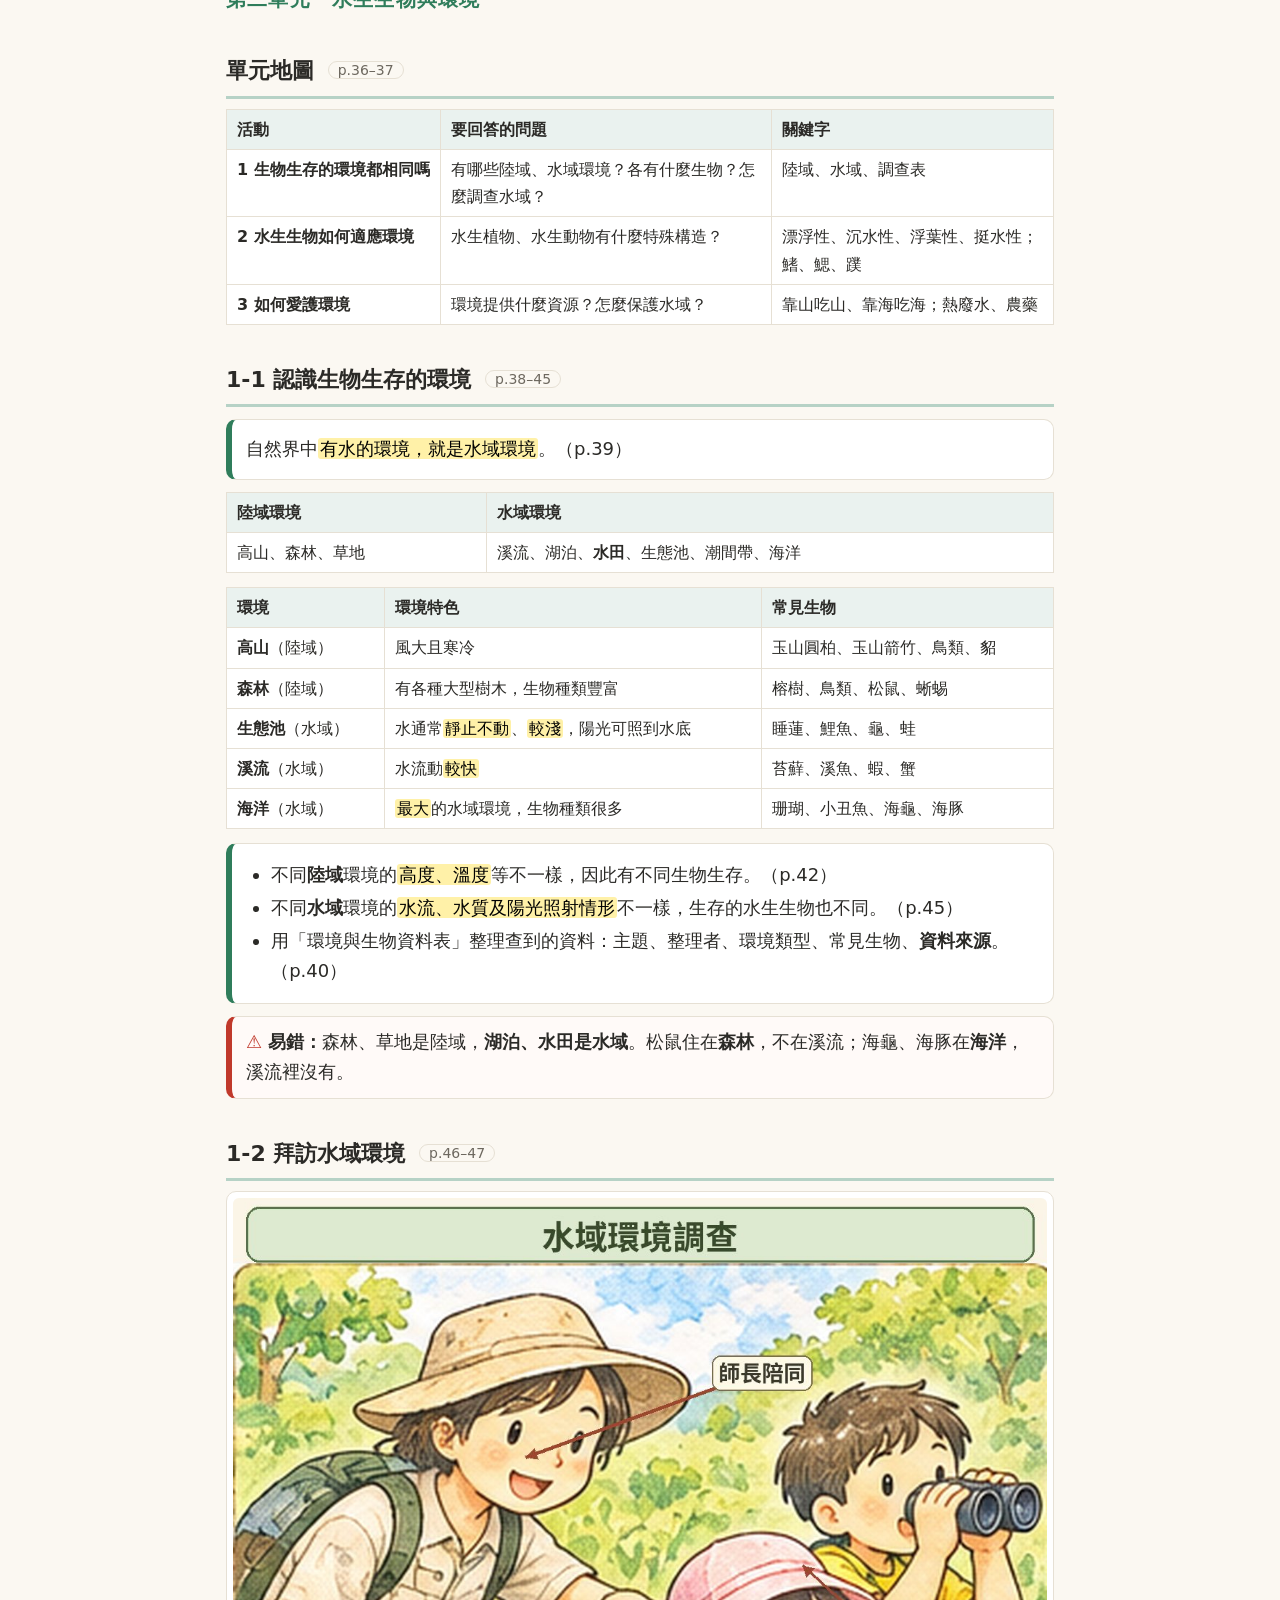
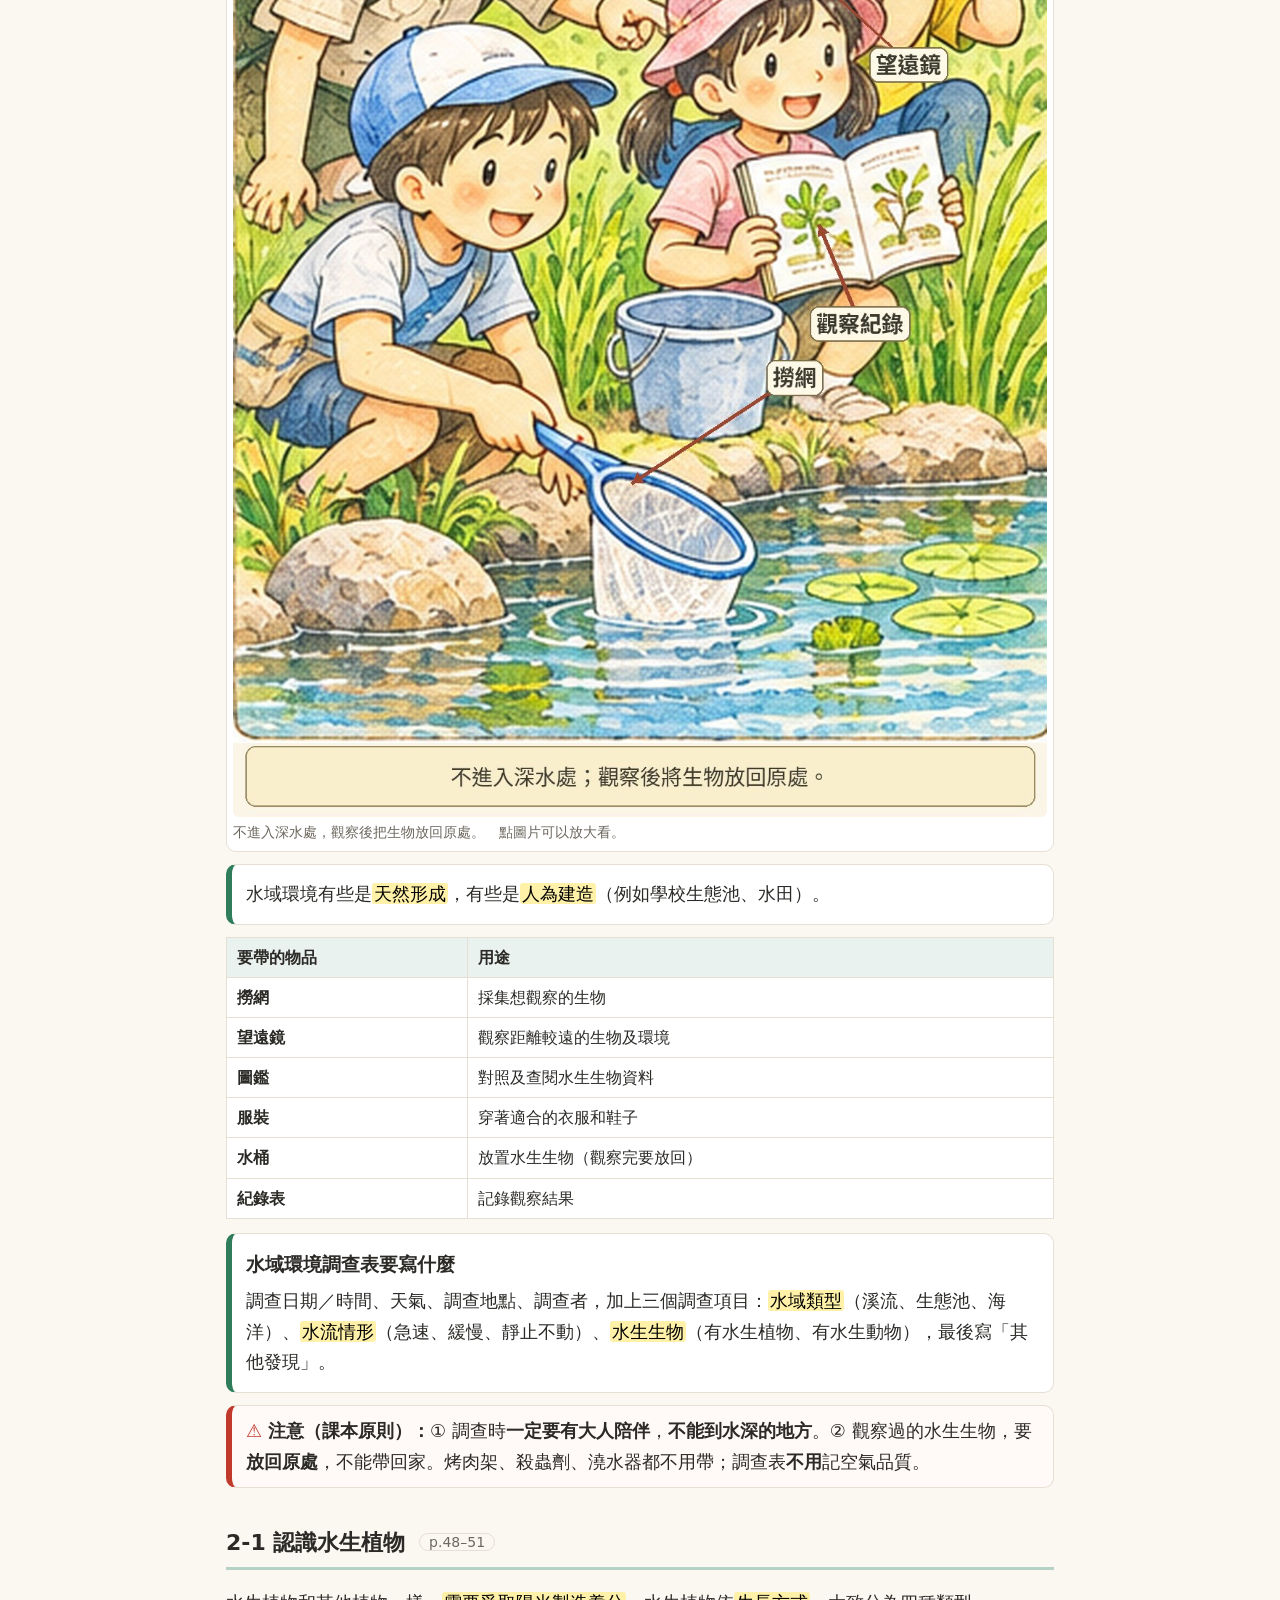
<file: science/notes.html>
<!doctype html>
<html lang="zh-Hant">
<head>
<meta charset="utf-8">
<meta name="viewport" content="width=device-width, initial-scale=1">
<title>自然 重點整理｜四上期中考</title>
<link rel="stylesheet" href="../assets/style.css">
<link rel="stylesheet" href="../assets/notes-4a.css">
</head>
<body class="science s12">
<div class="wrap notes">
  <header class="top"><a class="home" href="../index.html">← 回首頁</a><a class="home" href="quiz.html">去寫練習卷 →</a></header>
  <h1>自然 重點整理</h1>
  <p class="sub">康軒 自然科學 四上。<b>期中考只考第一單元 地表的靜與動、第二單元 水生生物與環境</b>（課本 p.10–71），預設只顯示這兩個單元。第三、四單元留給下次段考，按「全冊」就看得到。</p>
  <div class="scope" role="group" aria-label="範圍"><span>範圍：</span><button type="button" data-s="12" aria-pressed="true">期中考（一、二單元）</button><button type="button" data-s="all" aria-pressed="false">全冊（一到四單元）</button></div>
  <p class="legend"><span class="hl">黃色底</span>＝重點　<span class="star">⚠</span>＝容易弄錯　「課堂補充」＝老師講義和上課筆記</p>
  <details class="sum-sheet">
    <summary>考前一頁總複習（自然，點開看）</summary>
    <a href="../print/4A_自然.jpg" target="_blank" rel="noopener"><img src="../print/4A_自然.jpg" alt="四上自然期中考一頁總複習" width="1240" height="1754" loading="lazy"></a>
    <p class="sub">點圖片開新分頁放大看；要列印請<a href="../print/4A_自然.pdf" target="_blank" rel="noopener">下載 PDF</a>。</p>
  </details>
  <nav class="toc">
    <a href="#u1">★ 第一單元 地表的靜與動</a><a href="#s2">1-1 地表環境有什麼</a><a href="#s3">1-2 地表物質大不同</a><a href="#s4">2-1 變動的大地</a><a href="#s5">2-2 人類對大地的影響</a><a href="#s6">3-1 地震了</a><a href="#s7">知識庫：地震報告</a><a href="#s8">知識庫：震度分級</a><a href="#s9">3-2 地震防災準備</a><a href="#s10">科學閱讀：怎麼知道地震來了</a><a href="#s11">科學漫畫：你追我跑的沙丘移動</a><a href="#u2">★ 第二單元 水生生物與環境</a><a href="#s13">1-1 認識生物生存的環境</a><a href="#s14">1-2 拜訪水域環境</a><a href="#s15">2-1 認識水生植物</a><a href="#s16">2-1 水生植物的特殊構造</a><a href="#s17">2-2 認識水生動物：魚</a><a href="#s18">2-2 其他水生動物</a><a href="#s19">科學閱讀：魚類身體的祕密</a><a href="#s20">3-1 環境提供豐富資源</a><a href="#s21">3-2 愛護水域環境</a><a href="#s22">素養題：水質指標生物</a><a class="later" href="#u3">★ 第三單元 有趣的聲光現象</a><a class="later" href="#u4">★ 第四單元 好玩的電路</a><a href="#appendix">★ 附錄</a>
  </nav>

<div class="unit" id="u1">第一單元　地表的靜與動</div>

<section>
  <h2 id="s1">單元地圖 <span class="pg">p.10–11</span></h2>
  <div class="tbl"><table>
    <tr><th>活動</th><th>要回答的問題</th><th>關鍵字</th></tr>
    <tr><td><b>1 地表物質有什麼</b></td><td>地表上有什麼？岩石、沙、土壤哪裡不一樣？</td><td>生物、非生物、顆粒大小</td></tr>
    <tr><td><b>2 地表環境會變動嗎</b></td><td>什麼會改變地表？人類做了什麼？</td><td>風、流水、人類開發、水土保持</td></tr>
    <tr><td><b>3 怎樣做好地震防災</b></td><td>地震會造成什麼？平時、發生時、發生後要做什麼？</td><td>九二一、地震報告、震度、防災</td></tr>
  </table></div>
</section>

<section>
  <h2 id="s2">1-1 地表環境有什麼 <span class="pg">p.12–15</span></h2>
  <figure class="fig pic"><a href="../assets/img/01-surface-env.jpg" target="_blank" rel="noopener"><img src="../assets/img/01-surface-env.jpg" alt="地表環境：高山、平原、河流、海洋與各處的生物" width="1040" height="535" loading="lazy"></a><figcaption>點圖片可以放大看。</figcaption></figure>
  <div class="box">
    <p>地表上有高山、平原、河流、海洋等環境。地表上<mark>除了生物之外，還有非生物</mark>，例如<b>空氣、水和岩石</b>。</p>
    <p>生存在地表的生物<mark>必須依靠空氣和水</mark>才能生存；有些生物<mark>只適合生存在特定的環境</mark>。</p>
  </div>
  <div class="tbl"><table>
    <tr><th>生物</th><th>適合的環境</th></tr>
    <tr><td>植物</td><td>岩縫裡長出植物</td></tr>
    <tr><td>植物（馬鞍藤）</td><td>沙丘上<b>匍匐</b>生長</td></tr>
    <tr><td>螞蟻</td><td>土壤裡有蟻窩</td></tr>
    <tr><td><b>西瓜</b></td><td>適合種在<mark>鬆散、排水性好</mark>的土壤（沙地）</td></tr>
    <tr><td><b>水稻</b></td><td>在<mark>有點黏性的溼潤</mark>土壤，才長得好</td></tr>
    <tr><td><b>栗喉蜂虎</b>（鳥）</td><td>在<mark>陡峭的土丘</mark>鑽洞棲息</td></tr>
    <tr><td><b>招潮蟹</b></td><td>棲息在<mark>鬆軟的海濱泥灘地</mark></td></tr>
  </table></div>
  <div class="box warn"><span class="star">⚠</span> <b>易錯：</b>「不同的地表環境，都適合所有植物生長」是錯的。西瓜要鬆散排水好的土，水稻要黏溼的土，換了環境就長不好。招潮蟹住泥灘，<b>不是沙丘</b>。</div>
</section>

<section>
  <h2 id="s3">1-2 地表物質大不同 <span class="pg">p.16–17</span></h2>
  <div class="box">
    <figure class="fig pic"><a href="../assets/img/01-surface-matter.jpg" target="_blank" rel="noopener"><img src="../assets/img/01-surface-matter.jpg" alt="地表物質：岩石、礫石、沙、土壤，顆粒由大到小" width="424" height="544" loading="lazy"></a><figcaption>點圖片可以放大看。</figcaption></figure>
    <p>地表的岩石、沙和土壤是大部分生物生存的場所。岩石<mark>碎裂</mark>成礫石，礫石顆粒<b>最大</b>、摸起來<b>粗粗的</b>；土壤顆粒<b>最小</b>、摸起來<b>細細的</b>。</p>
  </div>
  <div class="tbl"><table>
    <tr><th>生活中的應用</th><th>用到什麼</th></tr>
    <tr><td>堅硬的岩塊鋪設<b>步道</b></td><td>岩石</td></tr>
    <tr><td>岩石切割後<b>蓋房子</b></td><td>岩石</td></tr>
    <tr><td>肥沃的土壤讓<b>農作物</b>生長良好</td><td>土壤</td></tr>
  </table></div>
</section>

<section>
  <h2 id="s4">2-1 變動的大地 <span class="pg">p.18–20</span></h2>
  <div class="box">
    <p>在不同時間觀察相同地方，地表環境會變得不一樣。</p>
    <ul>
      <li><b>沙丘</b>半年前後形狀不同 → <mark>風</mark>吹的</li>
      <li>下大雨後<b>山坡地崩塌</b> → <mark>流水</mark>（雨水沖刷）</li>
    </ul>
  </div>
  <div class="box">
    <h3>流水作用實驗（小恩這一組）</h3>
    <p>① 把礫石、沙和土壤混合，在容器中堆成土堆 → ② 從土堆上方澆水 → ③ 觀察並記錄。</p>
    <figure class="fig pic"><a href="../assets/img/01-water-exp.jpg" target="_blank" rel="noopener"><img src="../assets/img/01-water-exp.jpg" alt="流水作用實驗三步驟：礫石較近、沙較遠、土壤最遠" width="614" height="544" loading="lazy"></a><figcaption>點圖片可以放大看。</figcaption></figure>
    <p><b>結論：</b>流水會把地表物質<mark>搬到其他地方堆起來</mark>。<mark>顆粒越小</mark>的物質，被搬得<b>越遠</b>；<mark>流水作用越強</mark>（水越多），被搬得<b>越遠</b>。地表產生新樣貌後，會<b>暫時趨於穩定</b>。</p>
    <p>對著土堆搧風也一樣：<b>風和流水一樣，都會使地表物質移動。</b></p>
  </div>
  <figure class="fig pic"><a href="../assets/img/sci-flow-real.jpg" target="_blank" rel="noopener"><img src="../assets/img/sci-flow-real.jpg" alt="野外的流水作用：雨水沖刷、搬運土石、堆積" width="1122" height="1680" loading="lazy"></a><figcaption>點圖片可以放大看。</figcaption></figure>
  <div class="box warn"><span class="star">⚠</span> <b>易錯：</b>①「土堆的樣貌不會改變」錯。②「顆粒越小越不容易被搬走」錯，剛好相反。③「只有礫石會被搬走，沙和土壤留在原地」錯。④「澆更多的水，物質被搬得越遠」<b>對</b>。</div>
</section>

<section>
  <h2 id="s5">2-2 人類對大地的影響 <span class="pg">p.21–22</span></h2>
  <div class="tbl"><table>
    <tr><th>人類行為</th><th>造成的影響</th><th>保護的做法</th></tr>
    <tr><td><b>過度開發森林</b>（砍伐）</td><td>下大雨後容易發生<mark>土石流</mark></td><td>避免砍伐森林，維持森林的完整性</td></tr>
    <tr><td><b>開闢山坡地種蔬菜</b></td><td>下大雨時雨水把土壤沖進河裡，<mark>河水變黃濁</mark></td><td>裸露的山坡地種植植物，避免地表物質持續流失</td></tr>
    <tr><td><b>在河川地開挖砂石</b></td><td>河道改變，周圍環境受影響</td><td>整治河川，防止河床、河岸持續受河水沖刷</td></tr>
  </table></div>
  <div class="box">
    <h3>課堂補充：土石流的三個條件</h3>
    <p>① 要有<mark>大量的水</mark>（例如大雨）　② 要有<mark>鬆散的土石</mark>　③ <mark>坡度要夠</mark>（夠陡）</p>
    <p>過度開發森林 → 樹根抓不住土石，土石變鬆散 → 再加上大雨 → 容易發生土石流。</p>
    <svg class="dg" viewBox="0 0 640 340" role="img" aria-label="土石流三個條件與砍伐森林的連鎖"><defs><filter id="blur" x="-30%" y="-30%" width="160%" height="160%"><feGaussianBlur stdDeviation="1.6"/></filter>
<filter id="blur3" x="-40%" y="-40%" width="180%" height="180%"><feGaussianBlur stdDeviation="4"/></filter>
<filter id="tex"><feOffset dx="0" dy="0"/></filter>
<filter id="texc"><feOffset dx="0" dy="0"/></filter>
<filter id="wob" x="-3%" y="-3%" width="106%" height="106%"><feTurbulence type="fractalNoise" baseFrequency=".05" numOctaves="2" seed="3"/><feDisplacementMap in="SourceGraphic" scale="1.8"/></filter>
<radialGradient id="gStone" cx=".35" cy=".3" r=".85"><stop offset="0" stop-color="#e6e0d3"/><stop offset=".55" stop-color="#aaa395"/><stop offset="1" stop-color="#6c675b"/></radialGradient>
<linearGradient id="gSoil" x1="0" y1="0" x2="0" y2="1"><stop offset="0" stop-color="#b99466"/><stop offset="1" stop-color="#7a5a38"/></linearGradient>
<linearGradient id="gMud" x1="0" y1="0" x2="0" y2="1"><stop offset="0" stop-color="#9c7448"/><stop offset="1" stop-color="#5f4228"/></linearGradient>
<linearGradient id="gBark" x1="0" y1="0" x2="1" y2="0"><stop offset="0" stop-color="#8a6440"/><stop offset=".6" stop-color="#5b3f26"/><stop offset="1" stop-color="#3b2814"/></linearGradient>
<linearGradient id="gWood" x1="0" y1="0" x2="1" y2="0"><stop offset="0" stop-color="#cf9a5c"/><stop offset=".5" stop-color="#a8733c"/><stop offset="1" stop-color="#7d5128"/></linearGradient>
<linearGradient id="gWoodV" x1="0" y1="0" x2="0" y2="1"><stop offset="0" stop-color="#c99a62"/><stop offset="1" stop-color="#8d6334"/></linearGradient>
<linearGradient id="gSlate" x1="0" y1="0" x2="0" y2="1"><stop offset="0" stop-color="#c9c3b4"/><stop offset="1" stop-color="#8f897c"/></linearGradient>
<linearGradient id="gMetal" x1="0" y1="0" x2="0" y2="1"><stop offset="0" stop-color="#dfe4ea"/><stop offset=".5" stop-color="#a7afb8"/><stop offset="1" stop-color="#7a828c"/></linearGradient>
<linearGradient id="gWater" x1="0" y1="0" x2="0" y2="1"><stop offset="0" stop-color="#cfeaf8"/><stop offset=".5" stop-color="#8cc3e6"/><stop offset="1" stop-color="#4a88bd"/></linearGradient>
<linearGradient id="gFishO" x1="0" y1="0" x2="0" y2="1"><stop offset="0" stop-color="#b9561b"/><stop offset=".45" stop-color="#ee8a37"/><stop offset="1" stop-color="#f9deaa"/></linearGradient>
<linearGradient id="gFishG" x1="0" y1="0" x2="0" y2="1"><stop offset="0" stop-color="#55702a"/><stop offset=".5" stop-color="#93b44c"/><stop offset="1" stop-color="#e6edb8"/></linearGradient>
<pattern id="pScale" width="8" height="6" patternUnits="userSpaceOnUse"><path d="M0 6A4 4 0 0 1 8 6M-4 3A4 4 0 0 1 4 3M4 3A4 4 0 0 1 12 3" fill="none" stroke="#000" stroke-width=".7" opacity=".35"/></pattern>
<radialGradient id="gLeaf" cx=".4" cy=".35" r=".8"><stop offset="0" stop-color="#9ed26c"/><stop offset=".6" stop-color="#58a041"/><stop offset="1" stop-color="#2f6a2c"/></radialGradient>
<radialGradient id="gBead" cx=".35" cy=".3" r=".8"><stop offset="0" stop-color="#fff"/><stop offset=".5" stop-color="#cfe9f7"/><stop offset="1" stop-color="#5a9fd0"/></radialGradient>
<radialGradient id="gGlow" cx=".5" cy=".5" r=".5"><stop offset="0" stop-color="#ffd27a" stop-opacity=".9"/><stop offset="1" stop-color="#ffd27a" stop-opacity="0"/></radialGradient>
<linearGradient id="gSky" x1="0" y1="0" x2="0" y2="1"><stop offset="0" stop-color="#b8dcf3"/><stop offset="1" stop-color="#fbf3de"/></linearGradient><marker id="m1" viewBox="0 0 10 10" refX="8" refY="5" markerWidth="6" markerHeight="6" orient="auto-start-reverse"><path d="M0 0L10 5L0 10z" fill="#c2572e"/></marker><marker id="m1b" viewBox="0 0 10 10" refX="8" refY="5" markerWidth="6" markerHeight="6" orient="auto-start-reverse"><path d="M0 0L10 5L0 10z" fill="#2f7fb8"/></marker><filter id="pencil" x="-20%" y="-20%" width="140%" height="140%" color-interpolation-filters="sRGB">
<feTurbulence type="fractalNoise" baseFrequency=".03" numOctaves="2" seed="4" result="w"/>
<feDisplacementMap in="SourceGraphic" in2="w" scale="3.4" xChannelSelector="R" yChannelSelector="G" result="d"/>
<feColorMatrix in="d" type="saturate" values=".8" result="ds"/>
<feTurbulence type="fractalNoise" baseFrequency="1.1 .65" numOctaves="2" seed="9" result="g"/>
<feColorMatrix in="g" type="matrix" values="0 0 0 0 0 0 0 0 0 0 0 0 0 0 0 4.4 0 0 0 -1.0" result="ga"/>
<feComposite in="ds" in2="ga" operator="in" result="grain"/>
<feColorMatrix in="d" type="matrix" values="0 0 0 0 .22 0 0 0 0 .17 0 0 0 0 .12 -.5 -.9 -.1 0 .95" result="sh0"/>
<feComposite in="sh0" in2="d" operator="in" result="shade"/>
<feTurbulence type="fractalNoise" baseFrequency=".007 .24" numOctaves="1" seed="2" result="s"/>
<feColorMatrix in="s" type="matrix" values="0 0 0 0 0 0 0 0 0 0 0 0 0 0 0 7 0 0 0 -3" result="sa"/>
<feComposite in="shade" in2="sa" operator="in" result="hatch"/>
<feComponentTransfer in="hatch" result="hatch2"><feFuncA type="linear" slope="1.3"/></feComponentTransfer>
<feMerge><feMergeNode in="grain"/><feMergeNode in="hatch2"/></feMerge></filter>
<filter id="paper" x="0" y="0" width="100%" height="100%"><feTurbulence type="fractalNoise" baseFrequency=".9" numOctaves="3" seed="6"/><feColorMatrix type="matrix" values="0 0 0 0 .5 0 0 0 0 .4 0 0 0 0 .25 0 0 0 .16 0"/></filter></defs><rect width="640" height="340" rx="12" fill="#f8f1e0"/><rect width="640" height="340" rx="12" filter="url(#paper)"/><g transform="rotate(-40 320.0 170.0)"><g filter="url(#pencil)"><g transform="rotate(40 320.0 170.0)"><g transform="translate(10,34)"><clipPath id="cp10"><rect width="300" height="250" rx="12"/></clipPath><g clip-path="url(#cp10)"><rect width="300" height="250" fill="url(#gSky)"/><path d="M0 70L40 36L80 58L130 22L190 62L240 40L300 70V120H0z" fill="#9db9cf" opacity=".6"/><path d="M0 84L60 56L120 76L180 48L240 74L300 58V130H0z" fill="#86a88f" opacity=".7"/><path d="M0 60L190 145L240 185L300 192V250H0Z" fill="#9a9486" filter="url(#texc)"/><path d="M0 98L190 175L240 207L300 212" fill="none" stroke="#6e695d" stroke-width="1" opacity=".45"/><path d="M0 136L190 205L240 229L300 232" fill="none" stroke="#6e695d" stroke-width="1" opacity=".45"/><path d="M0 174L190 235L240 251L300 252" fill="none" stroke="#6e695d" stroke-width="1" opacity=".45"/><path d="M0 212L190 265L240 273L300 272" fill="none" stroke="#6e695d" stroke-width="1" opacity=".45"/><ellipse cx="42.2" cy="238.8" rx="18.9" ry="2.4" fill="#000" opacity=".25" filter="url(#blur)"/><path d="M56.3 232.0C56.5 233.9 56.3 236.0 53.6 237.3C50.9 238.6 44.5 239.8 40.0 239.9C35.5 240.0 29.5 239.4 26.8 238.1C24.1 236.8 24.0 233.9 23.9 232.0C23.8 230.1 23.5 227.6 26.2 226.4C28.8 225.3 35.6 225.1 40.0 225.0C44.4 225.0 49.8 224.9 52.5 226.0C55.3 227.2 56.1 230.1 56.3 232.0Z" fill="url(#gStone)" stroke="#4f4a40" stroke-width="1.1" filter="url(#tex)"/><path d="M30.1 229.2q5.4 -3.6 13.5 -2.0" stroke="#fff" opacity=".55" stroke-width="1.8" fill="none" stroke-linecap="round"/><ellipse cx="119.6" cy="231.1" rx="13.7" ry="1.8" fill="#000" opacity=".25" filter="url(#blur)"/><path d="M132.5 226.0C132.3 227.4 128.6 228.7 126.1 229.8C123.7 230.8 121.0 232.3 118.0 232.4C115.0 232.4 110.6 231.1 108.4 230.0C106.2 229.0 104.6 227.3 104.6 226.0C104.7 224.7 106.4 223.1 108.6 222.1C110.8 221.2 114.8 220.3 118.0 220.2C121.2 220.0 125.3 220.2 127.7 221.2C130.1 222.2 132.8 224.6 132.5 226.0Z" fill="url(#gStone)" stroke="#4f4a40" stroke-width="1.1" filter="url(#tex)"/><path d="M110.8 223.9q3.9 -2.7 9.8 -1.5" stroke="#fff" opacity=".55" stroke-width="1.3" fill="none" stroke-linecap="round"/><ellipse cx="212.4" cy="240.8" rx="21.0" ry="2.4" fill="#000" opacity=".25" filter="url(#blur)"/><path d="M228.6 234.0C228.5 235.8 226.8 238.6 223.7 239.8C220.6 241.0 214.3 241.0 210.0 241.1C205.7 241.2 200.8 241.3 197.6 240.2C194.5 239.0 191.9 236.0 191.3 234.0C190.6 232.0 190.9 229.7 194.0 228.4C197.2 227.1 204.9 226.0 210.0 226.0C215.1 226.1 221.5 227.5 224.7 228.9C227.8 230.2 228.8 232.2 228.6 234.0Z" fill="url(#gStone)" stroke="#4f4a40" stroke-width="1.1" filter="url(#tex)"/><path d="M199.0 231.2q6.0 -3.6 15.0 -2.0" stroke="#fff" opacity=".55" stroke-width="2.0" fill="none" stroke-linecap="round"/><ellipse cx="271.3" cy="232.2" rx="11.6" ry="1.5" fill="#000" opacity=".25" filter="url(#blur)"/><path d="M280.2 228.0C280.3 229.2 279.3 230.4 277.6 231.2C275.9 232.0 272.7 232.8 270.0 232.9C267.3 233.0 263.3 232.6 261.4 231.8C259.4 231.0 258.1 229.2 258.2 228.0C258.4 226.8 260.2 225.4 262.1 224.7C264.1 223.9 267.5 223.6 270.0 223.5C272.5 223.4 275.5 223.3 277.2 224.1C278.9 224.8 280.2 226.8 280.2 228.0Z" fill="url(#gStone)" stroke="#4f4a40" stroke-width="1.1" filter="url(#tex)"/><path d="M263.9 226.2q3.3 -2.2 8.2 -1.2" stroke="#fff" opacity=".55" stroke-width="1.1" fill="none" stroke-linecap="round"/><ellipse cx="81.2" cy="209.2" rx="10.5" ry="1.5" fill="#000" opacity=".25" filter="url(#blur)"/><path d="M90.3 205.0C90.4 206.3 89.3 208.0 87.6 208.9C85.9 209.9 82.3 210.6 80.0 210.5C77.7 210.5 75.7 209.4 73.8 208.5C71.9 207.6 69.1 206.1 68.8 205.0C68.6 203.9 70.3 202.6 72.2 201.8C74.1 201.0 77.5 200.4 80.0 200.3C82.5 200.3 85.4 200.6 87.2 201.4C88.9 202.2 90.2 203.7 90.3 205.0Z" fill="url(#gStone)" stroke="#4f4a40" stroke-width="1.1" filter="url(#tex)"/><path d="M74.5 203.2q3.0 -2.2 7.5 -1.2" stroke="#fff" opacity=".55" stroke-width="1.0" fill="none" stroke-linecap="round"/><path d="M0 60L190 145L240 185L300 192V218L240 211L190 171L0 86Z" fill="url(#gSoil)" filter="url(#tex)"/><circle cx="98.6" cy="111.7" r="1.5" fill="#5e4528" opacity=".7"/><circle cx="243.8" cy="192.0" r="1.4" fill="#8c6b45" opacity=".7"/><circle cx="66.7" cy="96.3" r="1.3" fill="#5e4528" opacity=".7"/><circle cx="30.5" cy="85.9" r="1.7" fill="#5e4528" opacity=".7"/><circle cx="280.7" cy="205.5" r="1.4" fill="#5e4528" opacity=".7"/><circle cx="172.5" cy="148.9" r="1.9" fill="#5e4528" opacity=".7"/><circle cx="166.5" cy="141.8" r="1.3" fill="#8c6b45" opacity=".7"/><circle cx="38.4" cy="87.4" r="1.7" fill="#5e4528" opacity=".7"/><circle cx="34.1" cy="90.0" r="1.0" fill="#5e4528" opacity=".7"/><circle cx="163.9" cy="139.4" r="0.9" fill="#5e4528" opacity=".7"/><circle cx="149.0" cy="140.7" r="1.7" fill="#d8bf94" opacity=".7"/><circle cx="175.0" cy="151.0" r="1.1" fill="#5e4528" opacity=".7"/><circle cx="208.1" cy="168.6" r="1.4" fill="#8c6b45" opacity=".7"/><circle cx="148.6" cy="137.3" r="1.3" fill="#8c6b45" opacity=".7"/><circle cx="290.2" cy="197.9" r="1.3" fill="#d8bf94" opacity=".7"/><circle cx="48.4" cy="95.0" r="0.8" fill="#8c6b45" opacity=".7"/><circle cx="26.7" cy="86.4" r="1.7" fill="#d8bf94" opacity=".7"/><circle cx="103.3" cy="117.2" r="1.3" fill="#d8bf94" opacity=".7"/><circle cx="24.1" cy="77.4" r="1.1" fill="#8c6b45" opacity=".7"/><circle cx="197.9" cy="157.4" r="1.6" fill="#8c6b45" opacity=".7"/><circle cx="172.8" cy="153.9" r="1.3" fill="#8c6b45" opacity=".7"/><circle cx="116.7" cy="128.6" r="0.8" fill="#d8bf94" opacity=".7"/><circle cx="107.8" cy="123.6" r="1.3" fill="#5e4528" opacity=".7"/><circle cx="228.3" cy="182.9" r="1.1" fill="#d8bf94" opacity=".7"/><circle cx="271.7" cy="202.1" r="1.0" fill="#d8bf94" opacity=".7"/><circle cx="164.4" cy="153.6" r="1.7" fill="#8c6b45" opacity=".7"/><circle cx="85.3" cy="110.2" r="1.2" fill="#d8bf94" opacity=".7"/><circle cx="283.7" cy="197.7" r="1.0" fill="#5e4528" opacity=".7"/><circle cx="196.3" cy="155.2" r="1.7" fill="#5e4528" opacity=".7"/><circle cx="80.7" cy="101.2" r="1.3" fill="#d8bf94" opacity=".7"/><circle cx="182.1" cy="151.9" r="0.9" fill="#8c6b45" opacity=".7"/><circle cx="281.5" cy="206.0" r="1.6" fill="#d8bf94" opacity=".7"/><circle cx="266.7" cy="206.4" r="1.8" fill="#8c6b45" opacity=".7"/><circle cx="118.6" cy="124.8" r="0.9" fill="#8c6b45" opacity=".7"/><circle cx="120.9" cy="122.3" r="1.9" fill="#d8bf94" opacity=".7"/><circle cx="51.4" cy="93.8" r="0.9" fill="#5e4528" opacity=".7"/><circle cx="169.5" cy="150.0" r="1.8" fill="#8c6b45" opacity=".7"/><circle cx="11.4" cy="85.0" r="1.5" fill="#5e4528" opacity=".7"/><circle cx="189.2" cy="165.9" r="1.5" fill="#d8bf94" opacity=".7"/><circle cx="39.9" cy="97.3" r="1.9" fill="#d8bf94" opacity=".7"/><circle cx="144.3" cy="134.8" r="1.0" fill="#8c6b45" opacity=".7"/><circle cx="104.0" cy="116.0" r="1.7" fill="#5e4528" opacity=".7"/><circle cx="154.8" cy="137.7" r="1.8" fill="#d8bf94" opacity=".7"/><circle cx="46.8" cy="95.2" r="0.8" fill="#8c6b45" opacity=".7"/><circle cx="91.0" cy="116.7" r="0.9" fill="#d8bf94" opacity=".7"/><circle cx="155.4" cy="149.9" r="1.2" fill="#5e4528" opacity=".7"/><path d="M0 60L190 145L240 185L300 192" fill="none" stroke="#5c8a3a" stroke-width="6" stroke-linecap="round"/><path d="M2 58.89473684210526l-1.5 -6M4 58.89473684210526l2 -5" stroke="#4f8a3a" stroke-width="1.2" stroke-linecap="round"/><path d="M8 61.578947368421055l-1.5 -6M10 61.578947368421055l2 -5" stroke="#4f8a3a" stroke-width="1.2" stroke-linecap="round"/><path d="M14 64.26315789473685l-1.5 -6M16 64.26315789473685l2 -5" stroke="#4f8a3a" stroke-width="1.2" stroke-linecap="round"/><path d="M20 66.94736842105263l-1.5 -6M22 66.94736842105263l2 -5" stroke="#4f8a3a" stroke-width="1.2" stroke-linecap="round"/><path d="M26 69.63157894736842l-1.5 -6M28 69.63157894736842l2 -5" stroke="#4f8a3a" stroke-width="1.2" stroke-linecap="round"/><path d="M32 72.3157894736842l-1.5 -6M34 72.3157894736842l2 -5" stroke="#4f8a3a" stroke-width="1.2" stroke-linecap="round"/><path d="M38 75.0l-1.5 -6M40 75.0l2 -5" stroke="#4f8a3a" stroke-width="1.2" stroke-linecap="round"/><path d="M44 77.6842105263158l-1.5 -6M46 77.6842105263158l2 -5" stroke="#4f8a3a" stroke-width="1.2" stroke-linecap="round"/><path d="M50 80.36842105263158l-1.5 -6M52 80.36842105263158l2 -5" stroke="#4f8a3a" stroke-width="1.2" stroke-linecap="round"/><path d="M56 83.05263157894737l-1.5 -6M58 83.05263157894737l2 -5" stroke="#4f8a3a" stroke-width="1.2" stroke-linecap="round"/><path d="M62 85.73684210526315l-1.5 -6M64 85.73684210526315l2 -5" stroke="#4f8a3a" stroke-width="1.2" stroke-linecap="round"/><path d="M68 88.42105263157895l-1.5 -6M70 88.42105263157895l2 -5" stroke="#4f8a3a" stroke-width="1.2" stroke-linecap="round"/><path d="M74 91.10526315789474l-1.5 -6M76 91.10526315789474l2 -5" stroke="#4f8a3a" stroke-width="1.2" stroke-linecap="round"/><path d="M80 93.78947368421052l-1.5 -6M82 93.78947368421052l2 -5" stroke="#4f8a3a" stroke-width="1.2" stroke-linecap="round"/><path d="M86 96.47368421052632l-1.5 -6M88 96.47368421052632l2 -5" stroke="#4f8a3a" stroke-width="1.2" stroke-linecap="round"/><path d="M92 99.15789473684211l-1.5 -6M94 99.15789473684211l2 -5" stroke="#4f8a3a" stroke-width="1.2" stroke-linecap="round"/><path d="M98 101.84210526315789l-1.5 -6M100 101.84210526315789l2 -5" stroke="#4f8a3a" stroke-width="1.2" stroke-linecap="round"/><path d="M104 104.52631578947368l-1.5 -6M106 104.52631578947368l2 -5" stroke="#4f8a3a" stroke-width="1.2" stroke-linecap="round"/><path d="M110 107.21052631578948l-1.5 -6M112 107.21052631578948l2 -5" stroke="#4f8a3a" stroke-width="1.2" stroke-linecap="round"/><path d="M116 109.89473684210526l-1.5 -6M118 109.89473684210526l2 -5" stroke="#4f8a3a" stroke-width="1.2" stroke-linecap="round"/><path d="M122 112.57894736842105l-1.5 -6M124 112.57894736842105l2 -5" stroke="#4f8a3a" stroke-width="1.2" stroke-linecap="round"/><path d="M128 115.26315789473685l-1.5 -6M130 115.26315789473685l2 -5" stroke="#4f8a3a" stroke-width="1.2" stroke-linecap="round"/><path d="M134 117.94736842105263l-1.5 -6M136 117.94736842105263l2 -5" stroke="#4f8a3a" stroke-width="1.2" stroke-linecap="round"/><path d="M140 120.63157894736841l-1.5 -6M142 120.63157894736841l2 -5" stroke="#4f8a3a" stroke-width="1.2" stroke-linecap="round"/><path d="M146 123.3157894736842l-1.5 -6M148 123.3157894736842l2 -5" stroke="#4f8a3a" stroke-width="1.2" stroke-linecap="round"/><path d="M152 126.0l-1.5 -6M154 126.0l2 -5" stroke="#4f8a3a" stroke-width="1.2" stroke-linecap="round"/><path d="M158 128.68421052631578l-1.5 -6M160 128.68421052631578l2 -5" stroke="#4f8a3a" stroke-width="1.2" stroke-linecap="round"/><path d="M164 131.36842105263156l-1.5 -6M166 131.36842105263156l2 -5" stroke="#4f8a3a" stroke-width="1.2" stroke-linecap="round"/><path d="M170 134.05263157894737l-1.5 -6M172 134.05263157894737l2 -5" stroke="#4f8a3a" stroke-width="1.2" stroke-linecap="round"/><path d="M176 136.73684210526318l-1.5 -6M178 136.73684210526318l2 -5" stroke="#4f8a3a" stroke-width="1.2" stroke-linecap="round"/><path d="M182 139.42105263157896l-1.5 -6M184 139.42105263157896l2 -5" stroke="#4f8a3a" stroke-width="1.2" stroke-linecap="round"/><path d="M188 142.10526315789474l-1.5 -6M190 142.10526315789474l2 -5" stroke="#4f8a3a" stroke-width="1.2" stroke-linecap="round"/><path d="M194 146.2l-1.5 -6M196 146.2l2 -5" stroke="#4f8a3a" stroke-width="1.2" stroke-linecap="round"/><path d="M200 151.0l-1.5 -6M202 151.0l2 -5" stroke="#4f8a3a" stroke-width="1.2" stroke-linecap="round"/><path d="M206 155.8l-1.5 -6M208 155.8l2 -5" stroke="#4f8a3a" stroke-width="1.2" stroke-linecap="round"/><path d="M212 160.6l-1.5 -6M214 160.6l2 -5" stroke="#4f8a3a" stroke-width="1.2" stroke-linecap="round"/><path d="M218 165.4l-1.5 -6M220 165.4l2 -5" stroke="#4f8a3a" stroke-width="1.2" stroke-linecap="round"/><path d="M224 170.2l-1.5 -6M226 170.2l2 -5" stroke="#4f8a3a" stroke-width="1.2" stroke-linecap="round"/><path d="M230 175.0l-1.5 -6M232 175.0l2 -5" stroke="#4f8a3a" stroke-width="1.2" stroke-linecap="round"/><path d="M236 179.8l-1.5 -6M238 179.8l2 -5" stroke="#4f8a3a" stroke-width="1.2" stroke-linecap="round"/><path d="M242 183.23333333333332l-1.5 -6M244 183.23333333333332l2 -5" stroke="#4f8a3a" stroke-width="1.2" stroke-linecap="round"/><path d="M248 183.93333333333334l-1.5 -6M250 183.93333333333334l2 -5" stroke="#4f8a3a" stroke-width="1.2" stroke-linecap="round"/><path d="M254 184.63333333333333l-1.5 -6M256 184.63333333333333l2 -5" stroke="#4f8a3a" stroke-width="1.2" stroke-linecap="round"/><path d="M260 185.33333333333334l-1.5 -6M262 185.33333333333334l2 -5" stroke="#4f8a3a" stroke-width="1.2" stroke-linecap="round"/><path d="M266 186.03333333333333l-1.5 -6M268 186.03333333333333l2 -5" stroke="#4f8a3a" stroke-width="1.2" stroke-linecap="round"/><path d="M272 186.73333333333332l-1.5 -6M274 186.73333333333332l2 -5" stroke="#4f8a3a" stroke-width="1.2" stroke-linecap="round"/><path d="M278 187.43333333333334l-1.5 -6M280 187.43333333333334l2 -5" stroke="#4f8a3a" stroke-width="1.2" stroke-linecap="round"/><path d="M284 188.13333333333333l-1.5 -6M286 188.13333333333333l2 -5" stroke="#4f8a3a" stroke-width="1.2" stroke-linecap="round"/><path d="M290 188.83333333333334l-1.5 -6M292 188.83333333333334l2 -5" stroke="#4f8a3a" stroke-width="1.2" stroke-linecap="round"/><path d="M296 189.53333333333333l-1.5 -6M298 189.53333333333333l2 -5" stroke="#4f8a3a" stroke-width="1.2" stroke-linecap="round"/><g fill="none" stroke="#4a3320" stroke-linecap="round"><path d="M28 73.52631578947368C26 83.52631578947368 31 91.52631578947368 28 101.52631578947368" stroke-width="2.4"/><path d="M28 78.52631578947368Q18.0 80.52631578947368 8 89.52631578947368" stroke-width="1.5"/><path d="M16.0 81.52631578947368l-5 5M8 89.52631578947368l-3 4" stroke-width=".7"/><path d="M28 85.52631578947368Q19.5 87.52631578947368 11 94.8763157894737" stroke-width="1.2"/><path d="M17.8 88.52631578947368l-5 5M11 94.8763157894737l-3 4" stroke-width=".7"/><path d="M28 92.52631578947368Q22.0 94.52631578947368 16 99.12631578947368" stroke-width="0.9"/><path d="M20.8 95.52631578947368l-5 5M16 99.12631578947368l-3 4" stroke-width=".7"/><path d="M28 78.52631578947368Q38.0 80.52631578947368 48 89.52631578947368" stroke-width="1.5"/><path d="M40.0 81.52631578947368l5 5M48 89.52631578947368l3 4" stroke-width=".7"/><path d="M28 85.52631578947368Q36.5 87.52631578947368 45 94.8763157894737" stroke-width="1.2"/><path d="M38.2 88.52631578947368l5 5M45 94.8763157894737l3 4" stroke-width=".7"/><path d="M28 92.52631578947368Q34.0 94.52631578947368 40 99.12631578947368" stroke-width="0.9"/><path d="M35.2 95.52631578947368l5 5M40 99.12631578947368l3 4" stroke-width=".7"/></g><g fill="none" stroke="#4a3320" stroke-linecap="round"><path d="M75 94.55263157894737C73 104.55263157894737 78 112.55263157894737 75 122.55263157894737" stroke-width="2.4"/><path d="M75 99.55263157894737Q65.0 101.55263157894737 55 110.55263157894737" stroke-width="1.5"/><path d="M63.0 102.55263157894737l-5 5M55 110.55263157894737l-3 4" stroke-width=".7"/><path d="M75 106.55263157894737Q66.5 108.55263157894737 58 115.90263157894736" stroke-width="1.2"/><path d="M64.8 109.55263157894737l-5 5M58 115.90263157894736l-3 4" stroke-width=".7"/><path d="M75 113.55263157894737Q69.0 115.55263157894737 63 120.15263157894736" stroke-width="0.9"/><path d="M67.8 116.55263157894737l-5 5M63 120.15263157894736l-3 4" stroke-width=".7"/><path d="M75 99.55263157894737Q85.0 101.55263157894737 95 110.55263157894737" stroke-width="1.5"/><path d="M87.0 102.55263157894737l5 5M95 110.55263157894737l3 4" stroke-width=".7"/><path d="M75 106.55263157894737Q83.5 108.55263157894737 92 115.90263157894736" stroke-width="1.2"/><path d="M85.2 109.55263157894737l5 5M92 115.90263157894736l3 4" stroke-width=".7"/><path d="M75 113.55263157894737Q81.0 115.55263157894737 87 120.15263157894736" stroke-width="0.9"/><path d="M82.2 116.55263157894737l5 5M87 120.15263157894736l3 4" stroke-width=".7"/></g><g fill="none" stroke="#4a3320" stroke-linecap="round"><path d="M122 115.57894736842105C120 125.57894736842105 125 133.57894736842104 122 143.57894736842104" stroke-width="2.4"/><path d="M122 120.57894736842105Q112.0 122.57894736842105 102 131.57894736842104" stroke-width="1.5"/><path d="M110.0 123.57894736842105l-5 5M102 131.57894736842104l-3 4" stroke-width=".7"/><path d="M122 127.57894736842105Q113.5 129.57894736842104 105 136.92894736842106" stroke-width="1.2"/><path d="M111.8 130.57894736842104l-5 5M105 136.92894736842106l-3 4" stroke-width=".7"/><path d="M122 134.57894736842104Q116.0 136.57894736842104 110 141.17894736842103" stroke-width="0.9"/><path d="M114.8 137.57894736842104l-5 5M110 141.17894736842103l-3 4" stroke-width=".7"/><path d="M122 120.57894736842105Q132.0 122.57894736842105 142 131.57894736842104" stroke-width="1.5"/><path d="M134.0 123.57894736842105l5 5M142 131.57894736842104l3 4" stroke-width=".7"/><path d="M122 127.57894736842105Q130.5 129.57894736842104 139 136.92894736842106" stroke-width="1.2"/><path d="M132.2 130.57894736842104l5 5M139 136.92894736842106l3 4" stroke-width=".7"/><path d="M122 134.57894736842104Q128.0 136.57894736842104 134 141.17894736842103" stroke-width="0.9"/><path d="M129.2 137.57894736842104l5 5M134 141.17894736842103l3 4" stroke-width=".7"/></g><g fill="none" stroke="#4a3320" stroke-linecap="round"><path d="M168 136.1578947368421C166 146.1578947368421 171 154.1578947368421 168 164.1578947368421" stroke-width="2.4"/><path d="M168 141.1578947368421Q158.0 143.1578947368421 148 152.1578947368421" stroke-width="1.5"/><path d="M156.0 144.1578947368421l-5 5M148 152.1578947368421l-3 4" stroke-width=".7"/><path d="M168 148.1578947368421Q159.5 150.1578947368421 151 157.5078947368421" stroke-width="1.2"/><path d="M157.8 151.1578947368421l-5 5M151 157.5078947368421l-3 4" stroke-width=".7"/><path d="M168 155.1578947368421Q162.0 157.1578947368421 156 161.7578947368421" stroke-width="0.9"/><path d="M160.8 158.1578947368421l-5 5M156 161.7578947368421l-3 4" stroke-width=".7"/><path d="M168 141.1578947368421Q178.0 143.1578947368421 188 152.1578947368421" stroke-width="1.5"/><path d="M180.0 144.1578947368421l5 5M188 152.1578947368421l3 4" stroke-width=".7"/><path d="M168 148.1578947368421Q176.5 150.1578947368421 185 157.5078947368421" stroke-width="1.2"/><path d="M178.2 151.1578947368421l5 5M185 157.5078947368421l3 4" stroke-width=".7"/><path d="M168 155.1578947368421Q174.0 157.1578947368421 180 161.7578947368421" stroke-width="0.9"/><path d="M175.2 158.1578947368421l5 5M180 161.7578947368421l3 4" stroke-width=".7"/></g><g fill="none" stroke="#4a3320" stroke-linecap="round"><path d="M225 174.0C223 184.0 228 192.0 225 202.0" stroke-width="2.4"/><path d="M225 179.0Q215.0 181.0 205 190.0" stroke-width="1.5"/><path d="M213.0 182.0l-5 5M205 190.0l-3 4" stroke-width=".7"/><path d="M225 186.0Q216.5 188.0 208 195.35" stroke-width="1.2"/><path d="M214.8 189.0l-5 5M208 195.35l-3 4" stroke-width=".7"/><path d="M225 193.0Q219.0 195.0 213 199.6" stroke-width="0.9"/><path d="M217.8 196.0l-5 5M213 199.6l-3 4" stroke-width=".7"/><path d="M225 179.0Q235.0 181.0 245 190.0" stroke-width="1.5"/><path d="M237.0 182.0l5 5M245 190.0l3 4" stroke-width=".7"/><path d="M225 186.0Q233.5 188.0 242 195.35" stroke-width="1.2"/><path d="M235.2 189.0l5 5M242 195.35l3 4" stroke-width=".7"/><path d="M225 193.0Q231.0 195.0 237 199.6" stroke-width="0.9"/><path d="M232.2 196.0l5 5M237 199.6l3 4" stroke-width=".7"/></g><ellipse cx="36.0" cy="74.0" rx="17.6" ry="3.6" fill="#000" opacity=".22" filter="url(#blur)"/><path d="M24.6 72.52631578947368Q25.6 57.526315789473685 26.3 42.526315789473685L29.7 42.526315789473685Q30.6 57.526315789473685 31.8 72.52631578947368Z" fill="url(#gBark)" stroke="#3b2814" stroke-width=".9"/><path d="M28 53.92631578947368l-10 -11M28 58.126315789473686l9 -9" stroke="#4a3320" stroke-width="2.2" stroke-linecap="round"/><path d="M27 69.52631578947368v-18M29.2 67.52631578947368v-12" stroke="#2d1e0e" stroke-width=".6" opacity=".6"/><path d="M44.1 39.3C44.6 41.8 45.6 44.3 44.2 46.4C42.7 48.5 38.6 50.6 35.4 52.0C32.3 53.3 28.3 55.0 25.3 54.4C22.4 53.8 20.3 50.4 17.6 48.6C14.9 46.7 10.5 45.3 9.2 43.2C7.8 41.1 8.3 38.4 9.5 35.9C10.8 33.4 13.8 30.1 16.4 28.0C19.1 26.0 22.3 23.6 25.6 23.7C28.9 23.7 33.7 26.9 36.3 28.2C38.9 29.5 39.8 29.8 41.1 31.6C42.4 33.5 43.6 36.9 44.1 39.3Z" fill="#2d6a2a"/><path d="M43.2 36.1C43.0 38.4 38.9 40.5 36.9 42.6C34.8 44.7 33.8 48.0 31.2 48.8C28.6 49.6 24.1 48.2 21.2 47.4C18.2 46.5 15.2 45.6 13.4 43.7C11.6 41.8 10.4 38.6 10.5 36.1C10.6 33.7 12.3 31.3 14.0 29.0C15.8 26.8 18.2 23.4 21.1 22.6C24.0 21.8 28.5 23.0 31.4 24.1C34.2 25.2 36.2 27.3 38.2 29.3C40.2 31.3 43.4 33.9 43.2 36.1Z" fill="#3b7d33"/><path d="M31.7 32.1C31.6 33.8 30.9 36.4 29.4 37.5C27.9 38.6 24.9 38.4 22.9 38.5C20.8 38.5 18.6 38.9 17.1 37.9C15.7 36.8 14.4 33.9 14.0 32.1C13.7 30.3 13.5 28.2 15.0 27.0C16.5 25.8 20.4 24.7 22.9 24.8C25.4 24.9 28.5 26.3 30.0 27.5C31.4 28.7 31.8 30.5 31.7 32.1Z" fill="#4f9540"/><circle cx="35.7" cy="43.8" r="1.9" fill="#2a5e27" opacity=".7"/><circle cx="35.6" cy="42.5" r="1.6" fill="#2a5e27" opacity=".7"/><circle cx="28.3" cy="35.9" r="1.1" fill="#2a5e27" opacity=".7"/><circle cx="18.6" cy="40.3" r="1.1" fill="#2a5e27" opacity=".7"/><circle cx="26.9" cy="45.6" r="1.8" fill="#8dc65e" opacity=".7"/><circle cx="28.3" cy="36.7" r="1.1" fill="#6fb04a" opacity=".7"/><circle cx="40.0" cy="37.5" r="1.9" fill="#2a5e27" opacity=".7"/><circle cx="26.9" cy="31.3" r="1.9" fill="#2a5e27" opacity=".7"/><circle cx="23.6" cy="35.7" r="1.8" fill="#2a5e27" opacity=".7"/><circle cx="40.0" cy="33.9" r="1.6" fill="#6fb04a" opacity=".7"/><circle cx="29.2" cy="36.4" r="1.8" fill="#6fb04a" opacity=".7"/><circle cx="29.0" cy="35.9" r="1.5" fill="#6fb04a" opacity=".7"/><circle cx="34.7" cy="36.0" r="2.2" fill="#6fb04a" opacity=".7"/><circle cx="32.4" cy="30.5" r="1.4" fill="#6fb04a" opacity=".7"/><circle cx="34.7" cy="36.0" r="2.1" fill="#2a5e27" opacity=".7"/><circle cx="27.6" cy="36.7" r="1.4" fill="#2a5e27" opacity=".7"/><ellipse cx="83.0" cy="95.1" rx="17.6" ry="3.6" fill="#000" opacity=".22" filter="url(#blur)"/><path d="M71.6 93.55263157894737Q72.6 76.55263157894737 73.3 59.55263157894737L76.7 59.55263157894737Q77.6 76.55263157894737 78.8 93.55263157894737Z" fill="url(#gBark)" stroke="#3b2814" stroke-width=".9"/><path d="M75 72.47263157894737l-10 -11M75 77.23263157894738l9 -9" stroke="#4a3320" stroke-width="2.2" stroke-linecap="round"/><path d="M74 90.55263157894737v-20M76.2 88.55263157894737v-14" stroke="#2d1e0e" stroke-width=".6" opacity=".6"/><path d="M91.6 56.4C91.7 58.8 91.3 61.2 89.6 63.2C88.0 65.3 84.5 67.4 81.5 68.8C78.6 70.2 75.3 71.9 72.2 71.5C69.0 71.0 64.8 68.1 62.4 66.2C60.0 64.3 58.1 62.3 57.6 60.1C57.1 57.8 58.3 55.4 59.4 52.8C60.5 50.2 62.1 46.4 64.2 44.4C66.3 42.5 69.1 41.2 72.2 41.2C75.4 41.3 80.2 43.4 83.1 44.6C85.9 45.9 87.9 46.5 89.3 48.5C90.7 50.4 91.5 53.9 91.6 56.4Z" fill="#2f6d2b"/><path d="M88.8 53.2C89.1 55.9 88.2 59.2 86.4 61.4C84.6 63.6 81.0 65.8 78.1 66.4C75.2 67.0 72.1 65.8 69.0 64.9C65.9 64.0 61.4 62.8 59.3 60.8C57.1 58.8 55.9 55.6 56.2 53.2C56.4 50.7 58.9 48.4 60.9 46.3C62.9 44.3 65.6 41.7 68.3 41.0C71.0 40.4 74.4 41.6 77.1 42.2C79.9 42.9 82.7 43.1 84.6 45.0C86.6 46.8 88.5 50.4 88.8 53.2Z" fill="#3f8636"/><path d="M80.4 49.2C80.4 50.9 78.4 52.7 76.6 54.0C74.9 55.3 72.1 56.8 69.9 56.9C67.6 57.0 64.7 56.1 63.2 54.8C61.6 53.5 60.6 51.0 60.7 49.2C60.7 47.3 62.1 44.6 63.6 43.4C65.1 42.3 67.7 42.0 69.9 42.0C72.1 42.0 75.0 42.5 76.8 43.6C78.5 44.8 80.4 47.4 80.4 49.2Z" fill="#5aa046"/><circle cx="75.1" cy="55.1" r="1.5" fill="#8dc65e" opacity=".7"/><circle cx="75.2" cy="54.1" r="1.7" fill="#2a5e27" opacity=".7"/><circle cx="78.2" cy="46.0" r="1.3" fill="#6fb04a" opacity=".7"/><circle cx="68.2" cy="60.5" r="2.0" fill="#2a5e27" opacity=".7"/><circle cx="77.8" cy="63.8" r="2.0" fill="#2a5e27" opacity=".7"/><circle cx="75.8" cy="52.0" r="1.4" fill="#6fb04a" opacity=".7"/><circle cx="83.8" cy="46.2" r="2.0" fill="#2a5e27" opacity=".7"/><circle cx="82.0" cy="57.4" r="1.8" fill="#6fb04a" opacity=".7"/><circle cx="75.0" cy="56.6" r="1.4" fill="#6fb04a" opacity=".7"/><circle cx="75.1" cy="53.9" r="1.4" fill="#6fb04a" opacity=".7"/><circle cx="83.5" cy="47.7" r="1.7" fill="#2a5e27" opacity=".7"/><circle cx="71.5" cy="55.4" r="1.6" fill="#8dc65e" opacity=".7"/><circle cx="71.3" cy="62.3" r="1.1" fill="#8dc65e" opacity=".7"/><circle cx="61.8" cy="56.5" r="1.7" fill="#6fb04a" opacity=".7"/><circle cx="70.4" cy="54.6" r="2.2" fill="#8dc65e" opacity=".7"/><circle cx="86.4" cy="58.0" r="1.8" fill="#2a5e27" opacity=".7"/><ellipse cx="130.0" cy="116.1" rx="17.6" ry="3.6" fill="#000" opacity=".22" filter="url(#blur)"/><path d="M118.6 114.57894736842105Q119.6 99.57894736842105 120.3 84.57894736842105L123.7 84.57894736842105Q124.6 99.57894736842105 125.8 114.57894736842105Z" fill="url(#gBark)" stroke="#3b2814" stroke-width=".9"/><path d="M122 95.97894736842105l-10 -11M122 100.17894736842106l9 -9" stroke="#4a3320" stroke-width="2.2" stroke-linecap="round"/><path d="M121 111.57894736842105v-18M123.2 109.57894736842105v-12" stroke="#2d1e0e" stroke-width=".6" opacity=".6"/><path d="M139.0 81.4C138.8 83.6 139.3 86.0 137.7 88.1C136.1 90.1 132.5 92.5 129.5 93.7C126.5 94.9 122.7 95.7 119.8 95.3C116.8 95.0 113.9 93.6 111.8 91.8C109.6 90.1 108.0 87.4 106.9 84.9C105.8 82.4 104.4 79.3 105.2 77.0C105.9 74.8 109.1 73.5 111.5 71.6C113.9 69.7 116.3 66.1 119.4 65.7C122.4 65.3 126.3 67.4 129.6 68.9C132.9 70.4 137.5 72.7 139.1 74.7C140.7 76.8 139.3 79.2 139.0 81.4Z" fill="#2d6a2a"/><path d="M134.1 78.2C134.0 80.8 132.7 84.1 131.1 85.9C129.4 87.8 127.0 88.7 124.2 89.2C121.5 89.7 117.5 89.7 114.7 89.1C111.9 88.5 108.9 87.2 107.3 85.4C105.7 83.6 104.8 80.7 105.1 78.2C105.3 75.6 107.0 72.0 108.8 70.2C110.6 68.3 113.4 67.7 115.9 67.2C118.5 66.7 121.5 66.6 124.1 67.1C126.8 67.6 130.4 68.2 132.1 70.0C133.7 71.9 134.3 75.5 134.1 78.2Z" fill="#3b7d33"/><path d="M126.4 74.2C126.2 75.9 124.5 78.8 122.9 80.0C121.3 81.2 119.2 81.8 116.9 81.5C114.6 81.3 110.9 79.9 109.2 78.7C107.6 77.5 106.8 75.8 107.1 74.2C107.4 72.6 109.5 70.4 111.1 69.2C112.7 68.0 114.7 66.9 116.9 66.9C119.1 67.0 122.6 68.3 124.2 69.5C125.7 70.8 126.6 72.4 126.4 74.2Z" fill="#4f9540"/><circle cx="121.1" cy="80.4" r="1.8" fill="#8dc65e" opacity=".7"/><circle cx="122.6" cy="78.1" r="1.7" fill="#6fb04a" opacity=".7"/><circle cx="122.3" cy="79.9" r="1.6" fill="#8dc65e" opacity=".7"/><circle cx="126.9" cy="81.5" r="2.0" fill="#8dc65e" opacity=".7"/><circle cx="130.1" cy="76.7" r="1.7" fill="#8dc65e" opacity=".7"/><circle cx="117.2" cy="77.0" r="2.2" fill="#8dc65e" opacity=".7"/><circle cx="120.3" cy="78.5" r="1.6" fill="#6fb04a" opacity=".7"/><circle cx="125.1" cy="81.2" r="2.0" fill="#8dc65e" opacity=".7"/><circle cx="128.2" cy="82.7" r="1.3" fill="#8dc65e" opacity=".7"/><circle cx="121.2" cy="78.8" r="1.2" fill="#8dc65e" opacity=".7"/><circle cx="114.8" cy="79.1" r="2.0" fill="#2a5e27" opacity=".7"/><circle cx="116.7" cy="76.5" r="1.4" fill="#8dc65e" opacity=".7"/><circle cx="120.9" cy="76.5" r="1.7" fill="#6fb04a" opacity=".7"/><circle cx="117.3" cy="79.1" r="1.6" fill="#6fb04a" opacity=".7"/><circle cx="123.6" cy="78.8" r="1.6" fill="#2a5e27" opacity=".7"/><circle cx="125.8" cy="83.3" r="1.1" fill="#6fb04a" opacity=".7"/><ellipse cx="176.0" cy="136.7" rx="17.6" ry="3.6" fill="#000" opacity=".22" filter="url(#blur)"/><path d="M164.6 135.1578947368421Q165.6 118.15789473684211 166.3 101.15789473684211L169.7 101.15789473684211Q170.6 118.15789473684211 171.8 135.1578947368421Z" fill="url(#gBark)" stroke="#3b2814" stroke-width=".9"/><path d="M168 114.07789473684211l-10 -11M168 118.83789473684212l9 -9" stroke="#4a3320" stroke-width="2.2" stroke-linecap="round"/><path d="M167 132.1578947368421v-20M169.2 130.1578947368421v-14" stroke="#2d1e0e" stroke-width=".6" opacity=".6"/><path d="M186.3 98.0C186.2 100.4 185.1 102.6 183.4 104.9C181.7 107.3 179.1 111.0 176.1 111.9C173.1 112.9 168.7 111.2 165.3 110.6C162.0 109.9 158.4 109.4 156.2 108.1C154.0 106.7 153.3 104.7 152.0 102.4C150.7 100.2 147.9 97.1 148.4 94.5C148.9 91.9 152.2 88.6 155.1 87.0C157.9 85.4 162.1 85.1 165.5 84.9C169.0 84.6 172.8 84.4 175.8 85.3C178.9 86.2 182.1 87.9 183.9 90.0C185.6 92.1 186.4 95.5 186.3 98.0Z" fill="#2f6d2b"/><path d="M181.1 94.8C181.2 97.2 181.6 100.0 179.8 102.0C178.1 104.0 173.8 106.1 170.8 106.9C167.8 107.7 164.7 107.4 161.8 106.7C158.9 106.0 154.9 104.7 153.3 102.7C151.8 100.7 152.3 97.4 152.6 94.8C152.9 92.1 153.8 88.5 155.2 86.8C156.6 85.1 158.4 85.3 161.1 84.4C163.8 83.5 168.4 80.9 171.4 81.3C174.4 81.8 177.3 84.9 178.9 87.2C180.5 89.4 180.9 92.3 181.1 94.8Z" fill="#3f8636"/><path d="M172.4 90.8C172.6 92.5 171.6 94.2 170.0 95.4C168.4 96.5 165.1 97.6 162.9 97.8C160.6 98.0 158.3 97.7 156.6 96.5C154.9 95.3 152.8 92.6 152.7 90.8C152.6 88.9 154.3 86.5 156.0 85.3C157.7 84.1 160.7 83.6 162.9 83.5C165.0 83.5 167.3 83.7 168.9 84.9C170.5 86.1 172.2 89.0 172.4 90.8Z" fill="#5aa046"/><circle cx="162.7" cy="93.5" r="1.7" fill="#8dc65e" opacity=".7"/><circle cx="161.5" cy="96.8" r="1.4" fill="#8dc65e" opacity=".7"/><circle cx="174.5" cy="96.7" r="1.2" fill="#6fb04a" opacity=".7"/><circle cx="168.6" cy="95.5" r="2.0" fill="#6fb04a" opacity=".7"/><circle cx="164.5" cy="99.2" r="2.0" fill="#2a5e27" opacity=".7"/><circle cx="159.0" cy="97.6" r="1.8" fill="#8dc65e" opacity=".7"/><circle cx="156.7" cy="98.1" r="1.4" fill="#2a5e27" opacity=".7"/><circle cx="167.5" cy="95.2" r="1.1" fill="#8dc65e" opacity=".7"/><circle cx="172.2" cy="104.9" r="1.7" fill="#8dc65e" opacity=".7"/><circle cx="165.1" cy="101.1" r="1.6" fill="#8dc65e" opacity=".7"/><circle cx="165.5" cy="92.7" r="1.7" fill="#8dc65e" opacity=".7"/><circle cx="171.2" cy="95.1" r="1.1" fill="#2a5e27" opacity=".7"/><circle cx="171.7" cy="89.0" r="1.7" fill="#8dc65e" opacity=".7"/><circle cx="172.5" cy="100.5" r="1.5" fill="#6fb04a" opacity=".7"/><circle cx="175.7" cy="104.0" r="2.0" fill="#2a5e27" opacity=".7"/><circle cx="173.5" cy="103.2" r="2.1" fill="#2a5e27" opacity=".7"/><ellipse cx="233.0" cy="174.5" rx="17.6" ry="3.6" fill="#000" opacity=".22" filter="url(#blur)"/><path d="M221.6 173.0Q222.6 158.0 223.3 143.0L226.7 143.0Q227.6 158.0 228.8 173.0Z" fill="url(#gBark)" stroke="#3b2814" stroke-width=".9"/><path d="M225 154.4l-10 -11M225 158.6l9 -9" stroke="#4a3320" stroke-width="2.2" stroke-linecap="round"/><path d="M224 170.0v-18M226.2 168.0v-12" stroke="#2d1e0e" stroke-width=".6" opacity=".6"/><path d="M241.7 139.8C241.6 142.6 242.5 146.2 240.9 148.2C239.2 150.1 234.8 150.9 231.8 151.6C228.8 152.4 225.9 153.0 222.7 152.7C219.5 152.3 215.0 150.9 212.5 149.3C210.0 147.8 208.3 145.7 207.7 143.4C207.0 141.2 208.0 138.3 208.8 135.9C209.5 133.5 209.8 130.4 212.2 128.8C214.5 127.3 219.5 127.3 222.8 126.7C226.1 126.2 228.6 124.9 231.7 125.7C234.8 126.5 239.7 129.2 241.4 131.5C243.0 133.9 241.8 137.0 241.7 139.8Z" fill="#2d6a2a"/><path d="M236.6 136.6C236.6 139.1 237.4 143.0 235.9 144.8C234.4 146.7 230.4 147.0 227.5 147.7C224.5 148.4 220.7 149.6 218.1 149.0C215.4 148.4 213.1 146.4 211.5 144.3C209.8 142.2 208.2 139.0 208.3 136.6C208.4 134.2 210.5 131.7 212.1 129.8C213.7 127.9 215.3 126.2 217.9 125.2C220.4 124.2 224.5 122.9 227.5 123.7C230.5 124.5 234.3 127.8 235.8 130.0C237.4 132.1 236.6 134.1 236.6 136.6Z" fill="#3b7d33"/><path d="M230.9 132.6C231.1 134.2 229.0 136.2 227.2 137.2C225.3 138.3 222.4 138.7 219.9 138.8C217.4 139.0 214.1 139.1 212.3 138.1C210.5 137.1 209.0 134.3 209.2 132.6C209.4 130.9 211.9 128.8 213.7 127.7C215.4 126.5 217.8 125.7 219.9 125.8C222.0 125.8 224.3 126.7 226.2 127.8C228.0 129.0 230.7 131.0 230.9 132.6Z" fill="#4f9540"/><circle cx="224.5" cy="144.8" r="1.9" fill="#8dc65e" opacity=".7"/><circle cx="219.8" cy="131.5" r="2.1" fill="#6fb04a" opacity=".7"/><circle cx="224.8" cy="136.0" r="1.7" fill="#8dc65e" opacity=".7"/><circle cx="225.0" cy="137.1" r="1.2" fill="#6fb04a" opacity=".7"/><circle cx="224.8" cy="137.3" r="1.4" fill="#8dc65e" opacity=".7"/><circle cx="234.3" cy="141.8" r="2.1" fill="#2a5e27" opacity=".7"/><circle cx="229.7" cy="130.2" r="2.1" fill="#2a5e27" opacity=".7"/><circle cx="223.0" cy="139.4" r="2.1" fill="#6fb04a" opacity=".7"/><circle cx="219.6" cy="135.6" r="1.5" fill="#2a5e27" opacity=".7"/><circle cx="219.2" cy="132.0" r="1.5" fill="#6fb04a" opacity=".7"/><circle cx="229.0" cy="127.2" r="1.9" fill="#6fb04a" opacity=".7"/><circle cx="214.7" cy="130.5" r="1.6" fill="#6fb04a" opacity=".7"/><circle cx="222.7" cy="138.1" r="1.3" fill="#6fb04a" opacity=".7"/><circle cx="221.9" cy="140.6" r="1.4" fill="#2a5e27" opacity=".7"/><circle cx="223.6" cy="138.3" r="1.6" fill="#8dc65e" opacity=".7"/><circle cx="213.9" cy="133.6" r="1.9" fill="#8dc65e" opacity=".7"/><g transform="translate(236,28) scale(0.9)" filter="url(#blur)"><circle cx="-34" cy="8" r="16" fill="#d3dde6"/><circle cx="-14" cy="-4" r="18" fill="#d3dde6"/><circle cx="8" cy="-8" r="20" fill="#d3dde6"/><circle cx="28" cy="0" r="15" fill="#d3dde6"/><circle cx="-2" cy="8" r="18" fill="#d3dde6"/><circle cx="16" cy="10" r="14" fill="#d3dde6"/><circle cx="-24" cy="12" r="12" fill="#d3dde6"/><circle cx="-35" cy="4" r="14.72" fill="#ffffff"/><circle cx="-15" cy="-8" r="16.560000000000002" fill="#ffffff"/><circle cx="7" cy="-12" r="18.400000000000002" fill="#ffffff"/><circle cx="27" cy="-4" r="13.8" fill="#ffffff"/><circle cx="-3" cy="4" r="16.560000000000002" fill="#ffffff"/><circle cx="15" cy="6" r="12.88" fill="#ffffff"/><circle cx="-25" cy="8" r="11.040000000000001" fill="#ffffff"/></g><path d="M204 50l-3 9" stroke="#8fc3e6" stroke-width="1.4" opacity=".8"/><path d="M213 53l-3 9" stroke="#8fc3e6" stroke-width="1.4" opacity=".8"/><path d="M222 56l-3 9" stroke="#8fc3e6" stroke-width="1.4" opacity=".8"/><path d="M231 50l-3 9" stroke="#8fc3e6" stroke-width="1.4" opacity=".8"/><path d="M240 53l-3 9" stroke="#8fc3e6" stroke-width="1.4" opacity=".8"/><path d="M249 56l-3 9" stroke="#8fc3e6" stroke-width="1.4" opacity=".8"/><path d="M258 50l-3 9" stroke="#8fc3e6" stroke-width="1.4" opacity=".8"/><path d="M267 53l-3 9" stroke="#8fc3e6" stroke-width="1.4" opacity=".8"/><g fill="none" stroke="#2f7fb8" stroke-width="1.5" stroke-dasharray="3 3" marker-end="url(#m1b)" opacity=".8"><path d="M96 100v10"/><path d="M146 126v10"/></g><ellipse cx="279.0" cy="193" rx="23.799999999999997" ry="3" fill="#000" opacity=".25" filter="url(#blur)"/><rect x="262" y="168" width="34" height="24" fill="#f1e5cc" stroke="#2b2a27" stroke-width="1.3"/><rect x="266" y="174" width="8" height="8" fill="#9fcde8" stroke="#2b2a27" stroke-width="1"/><path d="M270 174v8M266 178h8" stroke="#2b2a27" stroke-width=".7"/><rect x="283" y="177.6" width="9" height="14.399999999999999" fill="#8a5e32" stroke="#2b2a27" stroke-width="1"/><path d="M257 169L279.0 153L301 169z" fill="#b8553c" stroke="#2b2a27" stroke-width="1.4"/><path d="M259.0 166.0H299.0" stroke="#7a2f1c" stroke-width=".8" opacity=".7"/><path d="M260.6 169.2H297.4" stroke="#7a2f1c" stroke-width=".8" opacity=".7"/><path d="M262.2 172.4H295.8" stroke="#7a2f1c" stroke-width=".8" opacity=".7"/><path d="M263.8 175.6H294.2" stroke="#7a2f1c" stroke-width=".8" opacity=".7"/><rect x="284.44" y="154" width="5" height="9" fill="#8c3a26" stroke="#2b2a27" stroke-width=".9"/></g></g><g transform="translate(330,34)"><clipPath id="cp330"><rect width="300" height="250" rx="12"/></clipPath><g clip-path="url(#cp330)"><rect width="300" height="250" fill="url(#gSky)"/><path d="M0 70L40 36L80 58L130 22L190 62L240 40L300 70V120H0z" fill="#9db9cf" opacity=".6"/><path d="M0 84L60 56L120 76L180 48L240 74L300 58V130H0z" fill="#86a88f" opacity=".7"/><path d="M0 60L190 145L240 185L300 192V250H0Z" fill="#9a9486" filter="url(#texc)"/><path d="M0 98L190 175L240 207L300 212" fill="none" stroke="#6e695d" stroke-width="1" opacity=".45"/><path d="M0 136L190 205L240 229L300 232" fill="none" stroke="#6e695d" stroke-width="1" opacity=".45"/><path d="M0 174L190 235L240 251L300 252" fill="none" stroke="#6e695d" stroke-width="1" opacity=".45"/><path d="M0 212L190 265L240 273L300 272" fill="none" stroke="#6e695d" stroke-width="1" opacity=".45"/><ellipse cx="42.2" cy="238.8" rx="18.9" ry="2.4" fill="#000" opacity=".25" filter="url(#blur)"/><path d="M56.3 232.0C56.5 233.9 56.3 236.0 53.6 237.3C50.9 238.6 44.5 239.8 40.0 239.9C35.5 240.0 29.5 239.4 26.8 238.1C24.1 236.8 24.0 233.9 23.9 232.0C23.8 230.1 23.5 227.6 26.2 226.4C28.8 225.3 35.6 225.1 40.0 225.0C44.4 225.0 49.8 224.9 52.5 226.0C55.3 227.2 56.1 230.1 56.3 232.0Z" fill="url(#gStone)" stroke="#4f4a40" stroke-width="1.1" filter="url(#tex)"/><path d="M30.1 229.2q5.4 -3.6 13.5 -2.0" stroke="#fff" opacity=".55" stroke-width="1.8" fill="none" stroke-linecap="round"/><ellipse cx="119.6" cy="231.1" rx="13.7" ry="1.8" fill="#000" opacity=".25" filter="url(#blur)"/><path d="M132.5 226.0C132.3 227.4 128.6 228.7 126.1 229.8C123.7 230.8 121.0 232.3 118.0 232.4C115.0 232.4 110.6 231.1 108.4 230.0C106.2 229.0 104.6 227.3 104.6 226.0C104.7 224.7 106.4 223.1 108.6 222.1C110.8 221.2 114.8 220.3 118.0 220.2C121.2 220.0 125.3 220.2 127.7 221.2C130.1 222.2 132.8 224.6 132.5 226.0Z" fill="url(#gStone)" stroke="#4f4a40" stroke-width="1.1" filter="url(#tex)"/><path d="M110.8 223.9q3.9 -2.7 9.8 -1.5" stroke="#fff" opacity=".55" stroke-width="1.3" fill="none" stroke-linecap="round"/><ellipse cx="212.4" cy="240.8" rx="21.0" ry="2.4" fill="#000" opacity=".25" filter="url(#blur)"/><path d="M228.6 234.0C228.5 235.8 226.8 238.6 223.7 239.8C220.6 241.0 214.3 241.0 210.0 241.1C205.7 241.2 200.8 241.3 197.6 240.2C194.5 239.0 191.9 236.0 191.3 234.0C190.6 232.0 190.9 229.7 194.0 228.4C197.2 227.1 204.9 226.0 210.0 226.0C215.1 226.1 221.5 227.5 224.7 228.9C227.8 230.2 228.8 232.2 228.6 234.0Z" fill="url(#gStone)" stroke="#4f4a40" stroke-width="1.1" filter="url(#tex)"/><path d="M199.0 231.2q6.0 -3.6 15.0 -2.0" stroke="#fff" opacity=".55" stroke-width="2.0" fill="none" stroke-linecap="round"/><ellipse cx="271.3" cy="232.2" rx="11.6" ry="1.5" fill="#000" opacity=".25" filter="url(#blur)"/><path d="M280.2 228.0C280.3 229.2 279.3 230.4 277.6 231.2C275.9 232.0 272.7 232.8 270.0 232.9C267.3 233.0 263.3 232.6 261.4 231.8C259.4 231.0 258.1 229.2 258.2 228.0C258.4 226.8 260.2 225.4 262.1 224.7C264.1 223.9 267.5 223.6 270.0 223.5C272.5 223.4 275.5 223.3 277.2 224.1C278.9 224.8 280.2 226.8 280.2 228.0Z" fill="url(#gStone)" stroke="#4f4a40" stroke-width="1.1" filter="url(#tex)"/><path d="M263.9 226.2q3.3 -2.2 8.2 -1.2" stroke="#fff" opacity=".55" stroke-width="1.1" fill="none" stroke-linecap="round"/><ellipse cx="81.2" cy="209.2" rx="10.5" ry="1.5" fill="#000" opacity=".25" filter="url(#blur)"/><path d="M90.3 205.0C90.4 206.3 89.3 208.0 87.6 208.9C85.9 209.9 82.3 210.6 80.0 210.5C77.7 210.5 75.7 209.4 73.8 208.5C71.9 207.6 69.1 206.1 68.8 205.0C68.6 203.9 70.3 202.6 72.2 201.8C74.1 201.0 77.5 200.4 80.0 200.3C82.5 200.3 85.4 200.6 87.2 201.4C88.9 202.2 90.2 203.7 90.3 205.0Z" fill="url(#gStone)" stroke="#4f4a40" stroke-width="1.1" filter="url(#tex)"/><path d="M74.5 203.2q3.0 -2.2 7.5 -1.2" stroke="#fff" opacity=".55" stroke-width="1.0" fill="none" stroke-linecap="round"/><path d="M0 60L190 145L240 185L300 192V218L240 211L190 171L0 86Z" fill="url(#gSoil)" filter="url(#tex)"/><circle cx="98.6" cy="111.7" r="1.5" fill="#5e4528" opacity=".7"/><circle cx="243.8" cy="192.0" r="1.4" fill="#8c6b45" opacity=".7"/><circle cx="66.7" cy="96.3" r="1.3" fill="#5e4528" opacity=".7"/><circle cx="30.5" cy="85.9" r="1.7" fill="#5e4528" opacity=".7"/><circle cx="280.7" cy="205.5" r="1.4" fill="#5e4528" opacity=".7"/><circle cx="172.5" cy="148.9" r="1.9" fill="#5e4528" opacity=".7"/><circle cx="166.5" cy="141.8" r="1.3" fill="#8c6b45" opacity=".7"/><circle cx="38.4" cy="87.4" r="1.7" fill="#5e4528" opacity=".7"/><circle cx="34.1" cy="90.0" r="1.0" fill="#5e4528" opacity=".7"/><circle cx="163.9" cy="139.4" r="0.9" fill="#5e4528" opacity=".7"/><circle cx="149.0" cy="140.7" r="1.7" fill="#d8bf94" opacity=".7"/><circle cx="175.0" cy="151.0" r="1.1" fill="#5e4528" opacity=".7"/><circle cx="208.1" cy="168.6" r="1.4" fill="#8c6b45" opacity=".7"/><circle cx="148.6" cy="137.3" r="1.3" fill="#8c6b45" opacity=".7"/><circle cx="290.2" cy="197.9" r="1.3" fill="#d8bf94" opacity=".7"/><circle cx="48.4" cy="95.0" r="0.8" fill="#8c6b45" opacity=".7"/><circle cx="26.7" cy="86.4" r="1.7" fill="#d8bf94" opacity=".7"/><circle cx="103.3" cy="117.2" r="1.3" fill="#d8bf94" opacity=".7"/><circle cx="24.1" cy="77.4" r="1.1" fill="#8c6b45" opacity=".7"/><circle cx="197.9" cy="157.4" r="1.6" fill="#8c6b45" opacity=".7"/><circle cx="172.8" cy="153.9" r="1.3" fill="#8c6b45" opacity=".7"/><circle cx="116.7" cy="128.6" r="0.8" fill="#d8bf94" opacity=".7"/><circle cx="107.8" cy="123.6" r="1.3" fill="#5e4528" opacity=".7"/><circle cx="228.3" cy="182.9" r="1.1" fill="#d8bf94" opacity=".7"/><circle cx="271.7" cy="202.1" r="1.0" fill="#d8bf94" opacity=".7"/><circle cx="164.4" cy="153.6" r="1.7" fill="#8c6b45" opacity=".7"/><circle cx="85.3" cy="110.2" r="1.2" fill="#d8bf94" opacity=".7"/><circle cx="283.7" cy="197.7" r="1.0" fill="#5e4528" opacity=".7"/><circle cx="196.3" cy="155.2" r="1.7" fill="#5e4528" opacity=".7"/><circle cx="80.7" cy="101.2" r="1.3" fill="#d8bf94" opacity=".7"/><circle cx="182.1" cy="151.9" r="0.9" fill="#8c6b45" opacity=".7"/><circle cx="281.5" cy="206.0" r="1.6" fill="#d8bf94" opacity=".7"/><circle cx="266.7" cy="206.4" r="1.8" fill="#8c6b45" opacity=".7"/><circle cx="118.6" cy="124.8" r="0.9" fill="#8c6b45" opacity=".7"/><circle cx="120.9" cy="122.3" r="1.9" fill="#d8bf94" opacity=".7"/><circle cx="51.4" cy="93.8" r="0.9" fill="#5e4528" opacity=".7"/><circle cx="169.5" cy="150.0" r="1.8" fill="#8c6b45" opacity=".7"/><circle cx="11.4" cy="85.0" r="1.5" fill="#5e4528" opacity=".7"/><circle cx="189.2" cy="165.9" r="1.5" fill="#d8bf94" opacity=".7"/><circle cx="39.9" cy="97.3" r="1.9" fill="#d8bf94" opacity=".7"/><circle cx="144.3" cy="134.8" r="1.0" fill="#8c6b45" opacity=".7"/><circle cx="104.0" cy="116.0" r="1.7" fill="#5e4528" opacity=".7"/><circle cx="154.8" cy="137.7" r="1.8" fill="#d8bf94" opacity=".7"/><circle cx="46.8" cy="95.2" r="0.8" fill="#8c6b45" opacity=".7"/><circle cx="91.0" cy="116.7" r="0.9" fill="#d8bf94" opacity=".7"/><circle cx="155.4" cy="149.9" r="1.2" fill="#5e4528" opacity=".7"/><path d="M0 60L190 145L240 185L300 192" fill="none" stroke="#d2ad78" stroke-width="3.5" stroke-linecap="round"/><path d="M60 88.84210526315789Q74 100.84210526315789 90 114.44736842105263" stroke="#5e4528" stroke-width="1.6" fill="none" opacity=".7"/><path d="M110 111.21052631578948Q124 123.21052631578948 140 136.81578947368422" stroke="#5e4528" stroke-width="1.6" fill="none" opacity=".7"/><path d="M150 129.10526315789474Q164 141.10526315789474 180 160.0" stroke="#5e4528" stroke-width="1.6" fill="none" opacity=".7"/><path d="M185 144.76315789473682Q199 156.76315789473682 215 188.0" stroke="#5e4528" stroke-width="1.6" fill="none" opacity=".7"/><path d="M25 75.3157894736842L26 64.3157894736842L38 64.3157894736842L39 75.3157894736842z" fill="url(#gWood)" stroke="#3b2814" stroke-width="1"/><ellipse cx="32" cy="64.3157894736842" rx="6" ry="2.6" fill="#e3c08a" stroke="#3b2814" stroke-width=".9"/><ellipse cx="32" cy="64.3157894736842" rx="3" ry="1.2" fill="none" stroke="#8a6434" stroke-width=".6"/><path d="M85 102.15789473684211L86 91.15789473684211L98 91.15789473684211L99 102.15789473684211z" fill="url(#gWood)" stroke="#3b2814" stroke-width="1"/><ellipse cx="92" cy="91.15789473684211" rx="6" ry="2.6" fill="#e3c08a" stroke="#3b2814" stroke-width=".9"/><ellipse cx="92" cy="91.15789473684211" rx="3" ry="1.2" fill="none" stroke="#8a6434" stroke-width=".6"/><path d="M141 127.21052631578948L142 116.21052631578948L154 116.21052631578948L155 127.21052631578948z" fill="url(#gWood)" stroke="#3b2814" stroke-width="1"/><ellipse cx="148" cy="116.21052631578948" rx="6" ry="2.6" fill="#e3c08a" stroke="#3b2814" stroke-width=".9"/><ellipse cx="148" cy="116.21052631578948" rx="3" ry="1.2" fill="none" stroke="#8a6434" stroke-width=".6"/><g fill="none" stroke="#3b2814" stroke-width="1.6" stroke-linecap="round"><path d="M18 74l6 5l-5 5l7 5"/><path d="M58 98l6 4l-4 5l7 4"/></g><g transform="translate(118,26) scale(1.25)" filter="url(#blur)"><circle cx="-34" cy="8" r="16" fill="#5d6873"/><circle cx="-14" cy="-4" r="18" fill="#5d6873"/><circle cx="8" cy="-8" r="20" fill="#5d6873"/><circle cx="28" cy="0" r="15" fill="#5d6873"/><circle cx="-2" cy="8" r="18" fill="#5d6873"/><circle cx="16" cy="10" r="14" fill="#5d6873"/><circle cx="-24" cy="12" r="12" fill="#5d6873"/><circle cx="-35" cy="4" r="14.72" fill="#8c97a2"/><circle cx="-15" cy="-8" r="16.560000000000002" fill="#8c97a2"/><circle cx="7" cy="-12" r="18.400000000000002" fill="#8c97a2"/><circle cx="27" cy="-4" r="13.8" fill="#8c97a2"/><circle cx="-3" cy="4" r="16.560000000000002" fill="#8c97a2"/><circle cx="15" cy="6" r="12.88" fill="#8c97a2"/><circle cx="-25" cy="8" r="11.040000000000001" fill="#8c97a2"/></g><g transform="translate(205,32) scale(0.9)" filter="url(#blur)"><circle cx="-34" cy="8" r="16" fill="#5d6873"/><circle cx="-14" cy="-4" r="18" fill="#5d6873"/><circle cx="8" cy="-8" r="20" fill="#5d6873"/><circle cx="28" cy="0" r="15" fill="#5d6873"/><circle cx="-2" cy="8" r="18" fill="#5d6873"/><circle cx="16" cy="10" r="14" fill="#5d6873"/><circle cx="-24" cy="12" r="12" fill="#5d6873"/><circle cx="-35" cy="4" r="14.72" fill="#8c97a2"/><circle cx="-15" cy="-8" r="16.560000000000002" fill="#8c97a2"/><circle cx="7" cy="-12" r="18.400000000000002" fill="#8c97a2"/><circle cx="27" cy="-4" r="13.8" fill="#8c97a2"/><circle cx="-3" cy="4" r="16.560000000000002" fill="#8c97a2"/><circle cx="15" cy="6" r="12.88" fill="#8c97a2"/><circle cx="-25" cy="8" r="11.040000000000001" fill="#8c97a2"/></g><path d="M64.0 48l-5 13" stroke="#4a8fc4" stroke-width="1.8" opacity="0.5"/><path d="M72.5 52l-5 13" stroke="#4a8fc4" stroke-width="1.8" opacity="0.7"/><path d="M81.0 56l-5 13" stroke="#4a8fc4" stroke-width="1.8" opacity="0.9"/><path d="M89.5 60l-5 13" stroke="#4a8fc4" stroke-width="1.8" opacity="0.5"/><path d="M98.0 48l-5 13" stroke="#4a8fc4" stroke-width="1.8" opacity="0.7"/><path d="M106.5 52l-5 13" stroke="#4a8fc4" stroke-width="1.8" opacity="0.9"/><path d="M115.0 56l-5 13" stroke="#4a8fc4" stroke-width="1.8" opacity="0.5"/><path d="M123.5 60l-5 13" stroke="#4a8fc4" stroke-width="1.8" opacity="0.7"/><path d="M132.0 48l-5 13" stroke="#4a8fc4" stroke-width="1.8" opacity="0.9"/><path d="M140.5 52l-5 13" stroke="#4a8fc4" stroke-width="1.8" opacity="0.5"/><path d="M149.0 56l-5 13" stroke="#4a8fc4" stroke-width="1.8" opacity="0.7"/><path d="M157.5 60l-5 13" stroke="#4a8fc4" stroke-width="1.8" opacity="0.9"/><path d="M166.0 48l-5 13" stroke="#4a8fc4" stroke-width="1.8" opacity="0.5"/><path d="M174.5 52l-5 13" stroke="#4a8fc4" stroke-width="1.8" opacity="0.7"/><path d="M183.0 56l-5 13" stroke="#4a8fc4" stroke-width="1.8" opacity="0.9"/><path d="M191.5 60l-5 13" stroke="#4a8fc4" stroke-width="1.8" opacity="0.5"/><path d="M200.0 48l-5 13" stroke="#4a8fc4" stroke-width="1.8" opacity="0.7"/><path d="M208.5 52l-5 13" stroke="#4a8fc4" stroke-width="1.8" opacity="0.9"/><path d="M84.0 85.6C85.8 82.6 91.3 79.6 95.0 81.8C98.7 84.1 102.3 96.0 106.0 99.1C109.7 102.2 113.3 100.6 117.0 100.6C120.7 100.7 124.3 98.3 128.0 99.5C131.7 100.6 135.3 104.1 139.0 107.6C142.7 111.2 146.3 119.7 150.0 120.6C153.7 121.5 157.3 112.8 161.0 113.0C164.7 113.2 168.3 118.7 172.0 122.0C175.7 125.3 179.3 130.6 183.0 132.8C186.7 135.0 190.3 134.7 194.0 135.3C197.7 136.0 201.3 132.9 205.0 136.7C208.7 140.5 212.3 153.9 216.0 158.1C219.7 162.4 225.2 159.0 227.0 162.1C228.8 165.2 228.8 175.7 227.0 176.6C225.2 177.5 219.7 170.7 216.0 167.8C212.3 164.9 208.7 161.9 205.0 159.0C201.3 156.1 197.7 152.7 194.0 150.2C190.3 147.7 186.7 145.7 183.0 143.9C179.3 142.0 175.7 140.6 172.0 138.9C168.3 137.3 164.7 135.7 161.0 134.0C157.3 132.4 153.7 130.7 150.0 129.1C146.3 127.5 142.7 125.8 139.0 124.2C135.3 122.5 131.7 120.9 128.0 119.3C124.3 117.6 120.7 116.0 117.0 114.3C113.3 112.7 109.7 111.1 106.0 109.4C102.3 107.8 98.7 106.1 95.0 104.5C91.3 102.9 85.8 102.7 84.0 99.6C82.2 96.4 82.2 88.5 84.0 85.6Z" fill="url(#gMud)" stroke="#3b2814" stroke-width="1.5" filter="url(#tex)"/><path d="M96 97.94736842105263q10 -4 20 2" stroke="#c9a46c" stroke-width="1.2" fill="none" opacity=".6"/><path d="M113 105.55263157894737q10 -4 20 2" stroke="#c9a46c" stroke-width="1.2" fill="none" opacity=".6"/><path d="M130 113.15789473684211q10 -4 20 2" stroke="#c9a46c" stroke-width="1.2" fill="none" opacity=".6"/><path d="M147 120.76315789473684q10 -4 20 2" stroke="#c9a46c" stroke-width="1.2" fill="none" opacity=".6"/><path d="M164 128.36842105263156q10 -4 20 2" stroke="#c9a46c" stroke-width="1.2" fill="none" opacity=".6"/><path d="M181 135.9736842105263q10 -4 20 2" stroke="#c9a46c" stroke-width="1.2" fill="none" opacity=".6"/><path d="M198 146.4q10 -4 20 2" stroke="#c9a46c" stroke-width="1.2" fill="none" opacity=".6"/><path d="M215 160.0q10 -4 20 2" stroke="#c9a46c" stroke-width="1.2" fill="none" opacity=".6"/><path d="M105.4 96.7C105.5 97.9 105.4 99.1 104.5 99.9C103.6 100.7 101.5 101.4 100.0 101.5C98.5 101.6 96.5 101.2 95.6 100.4C94.7 99.6 94.7 97.9 94.6 96.7C94.6 95.6 94.5 94.1 95.4 93.4C96.3 92.7 98.5 92.6 100.0 92.6C101.5 92.5 103.3 92.5 104.2 93.1C105.1 93.8 105.4 95.6 105.4 96.7Z" fill="url(#gStone)" stroke="#4f4a40" stroke-width="1.1" filter="url(#tex)"/><path d="M96.7 95.1q1.8 -2.2 4.5 -1.2" stroke="#fff" opacity=".55" stroke-width="1.0" fill="none" stroke-linecap="round"/><path d="M133.9 107.9C133.8 109.4 131.5 110.8 130.0 112.0C128.5 113.1 126.8 114.7 125.0 114.7C123.2 114.8 120.5 113.4 119.1 112.2C117.7 111.1 116.8 109.3 116.8 107.9C116.8 106.5 117.9 104.8 119.2 103.8C120.6 102.8 123.0 101.9 125.0 101.7C127.0 101.5 129.5 101.8 131.0 102.8C132.5 103.9 134.1 106.4 133.9 107.9Z" fill="url(#gStone)" stroke="#4f4a40" stroke-width="1.1" filter="url(#tex)"/><path d="M120.6 105.7q2.4 -2.9 6.0 -1.6" stroke="#fff" opacity=".55" stroke-width="1.0" fill="none" stroke-linecap="round"/><path d="M155.6 119.1C155.5 120.2 155.0 121.9 154.1 122.6C153.2 123.3 151.3 123.3 150.0 123.4C148.7 123.4 147.2 123.5 146.3 122.8C145.4 122.1 144.6 120.3 144.4 119.1C144.2 117.9 144.3 116.5 145.2 115.7C146.1 114.9 148.5 114.3 150.0 114.3C151.5 114.4 153.5 115.2 154.4 116.0C155.3 116.8 155.6 118.0 155.6 119.1Z" fill="url(#gStone)" stroke="#4f4a40" stroke-width="1.1" filter="url(#tex)"/><path d="M146.7 117.4q1.8 -2.2 4.5 -1.2" stroke="#fff" opacity=".55" stroke-width="1.0" fill="none" stroke-linecap="round"/><path d="M183.5 130.7C183.5 132.3 182.7 133.8 181.5 134.9C180.3 135.9 178.0 136.8 176.0 137.0C174.0 137.1 171.2 136.7 169.7 135.6C168.3 134.6 167.4 132.3 167.4 130.7C167.5 129.2 168.9 127.4 170.3 126.5C171.7 125.5 174.2 125.1 176.0 125.0C177.8 124.9 180.0 124.8 181.2 125.7C182.5 126.7 183.4 129.2 183.5 130.7Z" fill="url(#gStone)" stroke="#4f4a40" stroke-width="1.1" filter="url(#tex)"/><path d="M171.6 128.5q2.4 -2.9 6.0 -1.6" stroke="#fff" opacity=".55" stroke-width="1.0" fill="none" stroke-linecap="round"/><path d="M210.2 148.2C210.2 149.4 209.6 151.1 208.6 152.0C207.5 152.9 205.4 153.6 204.0 153.5C202.6 153.5 201.4 152.5 200.3 151.6C199.2 150.7 197.5 149.3 197.3 148.2C197.1 147.1 198.2 145.9 199.3 145.1C200.4 144.4 202.5 143.8 204.0 143.7C205.5 143.6 207.3 144.0 208.3 144.7C209.3 145.5 210.1 147.0 210.2 148.2Z" fill="url(#gStone)" stroke="#4f4a40" stroke-width="1.1" filter="url(#tex)"/><path d="M200.7 146.5q1.8 -2.2 4.5 -1.2" stroke="#fff" opacity=".55" stroke-width="1.0" fill="none" stroke-linecap="round"/><path d="M233.4 167.4C233.4 168.3 232.4 169.4 231.5 170.1C230.6 170.7 229.2 171.5 228.0 171.6C226.8 171.6 225.3 171.1 224.5 170.4C223.7 169.7 223.1 168.4 223.2 167.4C223.2 166.4 223.9 165.0 224.7 164.3C225.5 163.7 226.9 163.5 228.0 163.5C229.1 163.5 230.7 163.8 231.6 164.4C232.5 165.1 233.4 166.5 233.4 167.4Z" fill="url(#gStone)" stroke="#4f4a40" stroke-width="1.1" filter="url(#tex)"/><path d="M225.2 166.0q1.5 -1.8 3.8 -1.0" stroke="#fff" opacity=".55" stroke-width="1.0" fill="none" stroke-linecap="round"/><circle cx="236" cy="155.8" r="2.4" fill="#7b5a38" stroke="#3b2814" stroke-width=".7"/><circle cx="244" cy="167.46666666666667" r="2.4" fill="#7b5a38" stroke="#3b2814" stroke-width=".7"/><circle cx="228" cy="145.4" r="2.4" fill="#7b5a38" stroke="#3b2814" stroke-width=".7"/><circle cx="250" cy="176.16666666666666" r="2.4" fill="#7b5a38" stroke="#3b2814" stroke-width=".7"/><path d="M96 74L226 132" stroke="#c2572e" stroke-width="4.5" opacity=".85" stroke-linecap="round" marker-end="url(#m1)" fill="none"/><ellipse cx="279.0" cy="193" rx="23.799999999999997" ry="3" fill="#000" opacity=".25" filter="url(#blur)"/><rect x="262" y="168" width="34" height="24" fill="#f1e5cc" stroke="#2b2a27" stroke-width="1.3"/><rect x="266" y="174" width="8" height="8" fill="#9fcde8" stroke="#2b2a27" stroke-width="1"/><path d="M270 174v8M266 178h8" stroke="#2b2a27" stroke-width=".7"/><rect x="283" y="177.6" width="9" height="14.399999999999999" fill="#8a5e32" stroke="#2b2a27" stroke-width="1"/><path d="M257 169L279.0 153L301 169z" fill="#a24632" stroke="#2b2a27" stroke-width="1.4"/><path d="M259.0 166.0H299.0" stroke="#7a2f1c" stroke-width=".8" opacity=".7"/><path d="M260.6 169.2H297.4" stroke="#7a2f1c" stroke-width=".8" opacity=".7"/><path d="M262.2 172.4H295.8" stroke="#7a2f1c" stroke-width=".8" opacity=".7"/><path d="M263.8 175.6H294.2" stroke="#7a2f1c" stroke-width=".8" opacity=".7"/><rect x="284.44" y="154" width="5" height="9" fill="#8c3a26" stroke="#2b2a27" stroke-width=".9"/><path d="M232 196Q246 176 266 178Q286 180 300 186V198H232z" fill="url(#gMud)" stroke="#3b2814" stroke-width="1.3" filter="url(#tex)"/><path d="M257.0 190.0C256.9 190.9 256.0 192.4 255.2 193.1C254.4 193.8 253.2 194.1 252.0 194.0C250.8 193.9 248.9 193.2 248.1 192.5C247.3 191.9 246.8 190.9 246.9 190.0C247.1 189.1 248.0 187.9 248.9 187.3C249.7 186.6 250.9 186.0 252.0 186.0C253.1 186.1 254.9 186.8 255.7 187.4C256.6 188.1 257.0 189.1 257.0 190.0Z" fill="url(#gStone)" stroke="#4f4a40" stroke-width="1.1" filter="url(#tex)"/><path d="M249.2 188.6q1.5 -1.8 3.8 -1.0" stroke="#fff" opacity=".55" stroke-width="1.0" fill="none" stroke-linecap="round"/><path d="M0 60H70" stroke="#2b2a27" stroke-width="1.2" stroke-dasharray="4 3"/><path d="M52 60A52 52 0 0 1 45 85" fill="none" stroke="#c2572e" stroke-width="2"/></g></g><path d="M311 168h18" stroke="#c2572e" stroke-width="3.2" marker-end="url(#m1)"/><circle cx="480" cy="50" r="11" fill="#c2572e" stroke="#fff" stroke-width="2"/><circle cx="400" cy="156" r="11" fill="#c2572e" stroke="#fff" stroke-width="2"/><circle cx="360" cy="74" r="11" fill="#c2572e" stroke="#fff" stroke-width="2"/><path d="M118 188L108 164" class="ld"/><rect x="10" y="296" width="620" height="38" rx="10" fill="#fbebeb" stroke="#c0392b" stroke-width="1.5"/></g></g></g><text x="160" y="22" class="tt">有森林：樹根抓住土石</text><text x="480" y="22" class="tt" style="fill:#c0392b">過度砍伐後：下大雨</text><text x="320" y="152" class="sm b">砍伐</text><text x="480" y="55" style="fill:#fff;font-weight:700;font-size:14px">1</text><text x="400" y="161" style="fill:#fff;font-weight:700;font-size:14px">2</text><text x="360" y="79" style="fill:#fff;font-weight:700;font-size:14px">3</text><text x="110" y="196" class="sm b h">樹根抓住土層</text><text x="480" y="300" class="sm" style="opacity:0"></text><text x="320" y="320" class="tt" style="fill:#c0392b">① 大量的水　② 鬆散的土石　③ 坡度夠陡　→　三個條件同時具備才會發生土石流</text></svg>
  </div>
  <div class="box warn"><span class="star">⚠</span> <b>易錯：</b>「地震和過度砍伐山林一樣是人類行為」錯。<b>地震是自然現象</b>，砍伐森林才是人類行為。保護地表的做法是「<b>整治河川</b>」；開發山林、開挖礦產、開挖河川砂石都是破壞。</div>
</section>

<section>
  <h2 id="s6">3-1 地震了 <span class="pg">p.23–24</span></h2>
  <figure class="fig pic"><a href="../assets/img/02-eq-damage.jpg" target="_blank" rel="noopener"><img src="../assets/img/02-eq-damage.jpg" alt="地震造成的變化與災害" width="614" height="548" loading="lazy"></a><figcaption>點圖片可以放大看。</figcaption></figure>
  <div class="box">
    <p>地震是<mark>自然的現象</mark>。除了風、流水的作用，<b>強烈地震也會造成地表變動</b>。例如<mark>民國 88 年 9 月 21 日</mark>凌晨的<b>九二一大地震</b>。</p>
  </div>
  <div class="tbl"><table>
    <tr><th>地震造成的<b>地表變動</b>（樣貌改變）</th><th>地震造成的<b>災害</b>（危害安全）</th></tr>
    <tr><td>地面隆起、斷裂<br>山坡地崩塌<br>堰塞湖<br>斷層瀑布</td><td>引發火災<br>屋內物品散落一地<br>橋梁斷裂<br>樓房傾斜、倒塌<br>鐵軌變形彎曲<br>水壩破裂</td></tr>
  </table></div>
  <div class="box warn"><span class="star">⚠</span> <b>易錯：</b>「斷層瀑布」是河道中突然<b>隆起</b>形成的，原因是<b>地震</b>，不是流水作用。「減少降雨」、「河川流水量減少」、「河水暴漲」都<b>不是</b>地震造成的。也不是每次地震都會有肉眼看得到的劇烈變化。</div>
</section>

<section>
  <h2 id="s7">知識庫：地震報告 <span class="pg">p.25</span></h2>
  <figure class="fig pic"><a href="../assets/img/02-eq-terms.jpg" target="_blank" rel="noopener"><img src="../assets/img/02-eq-terms.jpg" alt="震央、震源、震源深度、規模與震度" width="426" height="548" loading="lazy"></a><figcaption>點圖片可以放大看。</figcaption></figure>
  <div class="box"><p>地震發生後，<mark>中央氣象署</mark>會在最快的時間內發布地震報告，讓民眾了解地震的<b>地點</b>及<b>各地的震度</b>等訊息。（想查地震資訊 → 中央氣象署網站）</p></div>
  <div class="tbl"><table>
    <tr><th>名詞</th><th>說明</th></tr>
    <tr><td><b>震源</b></td><td>引發地震的位置（在地底下）</td></tr>
    <tr><td><b>震央</b></td><td>震源在地表的投影，是<mark>地表最靠近震源</mark>的地點</td></tr>
    <tr><td><b>震源深度</b></td><td>震央到震源的距離</td></tr>
    <tr><td><b>地震規模</b></td><td>震源<mark>釋放出的能量大小</mark>。世界通用<b>芮氏規模（M<sub>L</sub>）</b>。<b>一次地震只有一個規模。</b></td></tr>
    <tr><td><b>震度</b></td><td><mark>人體感受</mark>地面搖動或<mark>建築物受破壞</mark>的程度。<b>同一次地震，各地震度可能不同。</b></td></tr>
  </table></div>
  <div class="box warn"><span class="star">⚠</span> <b>易錯：</b>規模看「能量」，震度看「感受和破壞」，不要搞反。地震報告裡<b>沒有</b>「各地受災情形」。</div>
</section>

<section>
  <h2 id="s8">知識庫：震度分級 <span class="pg">p.26–27</span></h2>
  <div class="box">
    <figure class="fig pic"><a href="../assets/img/02-eq-scale.jpg" target="_blank" rel="noopener"><img src="../assets/img/02-eq-scale.jpg" alt="震度分級 0 到 7 級，共十個等級" width="1040" height="252" loading="lazy"></a><figcaption>點圖片可以放大看。</figcaption></figure>
    <ul>
      <li><b>0 級</b>：人無感覺</li>
      <li><b>1 級</b>：人靜止或在高樓層時，可感覺微小搖晃</li>
      <li><b>2 級</b>：大多數人可感到搖晃，懸掛物小搖晃</li>
      <li><b>3 級</b>：幾乎所有人都感覺搖晃，房屋震動</li>
      <li><b>4 級</b>：令人恐懼，房屋搖動甚烈，未固定物品傾倒掉落</li>
      <li><b>5 弱／5 強</b>：驚嚇、難以走動；家具移動翻倒；5 強門窗變形、牆壁裂痕</li>
      <li><b>6 弱／6 強</b>：站立困難或無法站穩；6 強房屋可能損壞倒塌、地面裂痕</li>
      <li><b>7 級</b>：無法依意志行動，房屋損壞倒塌，山崩地裂</li>
    </ul>
  </div>
  <div class="box warn"><span class="star">⚠</span> <b>易錯：</b>震度<b>最低 0 級（人無感覺）</b>、<b>最高 7 級</b>。5 和 6 各分強弱，所以 0、1、2、3、4、5弱、5強、6弱、6強、7 <b>一共 10 個等級</b>。級數<b>越高</b>，震動越強烈。</div>
</section>

<section>
  <h2 id="s9">3-2 地震防災準備 <span class="pg">p.28–29</span></h2>
  <div class="box"><figure class="fig pic"><a href="../assets/img/02-eq-prep.jpg" target="_blank" rel="noopener"><img src="../assets/img/02-eq-prep.jpg" alt="地震防災準備：平時、發生時、發生後" width="1040" height="604" loading="lazy"></a><figcaption>點圖片可以放大看。</figcaption></figure></div>
  <div class="tbl"><table>
    <tr><th>時間</th><th>該做的事</th></tr>
    <tr><td><b>平時</b></td><td>釘牢櫥櫃（固定大型家具）<br>準備避難救生包<br>熟悉逃生路線圖<br>進行防震演練</td></tr>
    <tr><td><b>地震發生時</b></td><td>留意手機收到的<mark>國家級警報</mark>（預測震度達 4 級）<br><mark>走樓梯，不搭電梯</mark><br><mark>保護頭部</mark>（躲桌下、抓穩桌腳），注意掉落物<br>在戶外注意<b>招牌</b>或掉落物<br>正在烹煮食物時，立刻關閉瓦斯</td></tr>
    <tr><td><b>地震發生後</b></td><td>檢查房屋有無龜裂<br>檢查瓦斯、水、電等設備<br>留意正確的地震消息</td></tr>
  </table></div>
  <div class="box warn"><span class="star">⚠</span> <b>易錯：</b>題目問「發生時立即做什麼」，答<b>躲桌下保護頭部</b>；固定家具是「平時」，檢查瓦斯水電是「之後」。地震後<b>不要馬上開瓦斯爐</b>；地震時<b>不要坐在沙發上繼續看電視</b>。看新聞<b>不能</b>提前知道地震發生的時間和地點。</div>
</section>

<section>
  <h2 id="s10">科學閱讀：怎麼知道地震來了 <span class="pg">p.30–31</span></h2>
  <div class="box">
    <ul>
      <li>臺灣地震頻繁，每年平均約有 <b>1000 次</b>有感地震</li>
      <li><b>東漢</b>科學家<b>張衡</b>發明「<mark>地動儀</mark>」，世界上第一臺測定地震方位的科學儀器</li>
      <li>到今天，我們<mark>仍然無法準確預測</mark>地震的發生，但能測量數據並發送緊急警示</li>
      <li>地震測站偵測到震動後，大約 <b>20～30 秒</b>後，預計震度達 <b>4 級</b>地區的民眾手機會收到「<b>地震速報</b>」</li>
      <li>流程：地震發生 → 地震測站偵測上下震動 → 中央氣象署演算震央、震度 → 發送地震速報給民眾</li>
    </ul>
  </div>
</section>

<section>
  <h2 id="s11">科學漫畫：你追我跑的沙丘移動 <span class="pg">p.32–33</span></h2>
  <figure class="fig pic"><a href="../assets/img/01-wind.jpg" target="_blank" rel="noopener"><img src="../assets/img/01-wind.jpg" alt="風改變地表：小沙丘移動較快，大沙丘移動較慢" width="1040" height="290" loading="lazy"></a><figcaption>點圖片可以放大看。</figcaption></figure>
  <div class="box">
    <ul>
      <li>風把沙子吹在一起，堆積成沙丘；風吹著沙丘移動</li>
      <li><mark>小沙丘移動得較快，大沙丘移動得較慢</mark></li>
      <li>小沙丘不會追上大沙丘：風越過前一個沙丘時，兩個沙丘之間出現一股<b>氣流</b>，把另一個沙丘往前推，自動保持安全距離</li>
    </ul>
  </div>
</section>

<div class="unit" id="u2">第二單元　水生生物與環境</div>

<section>
  <h2 id="s12">單元地圖 <span class="pg">p.36–37</span></h2>
  <div class="tbl"><table>
    <tr><th>活動</th><th>要回答的問題</th><th>關鍵字</th></tr>
    <tr><td><b>1 生物生存的環境都相同嗎</b></td><td>有哪些陸域、水域環境？各有什麼生物？怎麼調查水域？</td><td>陸域、水域、調查表</td></tr>
    <tr><td><b>2 水生生物如何適應環境</b></td><td>水生植物、水生動物有什麼特殊構造？</td><td>漂浮性、沉水性、浮葉性、挺水性；鰭、鰓、蹼</td></tr>
    <tr><td><b>3 如何愛護環境</b></td><td>環境提供什麼資源？怎麼保護水域？</td><td>靠山吃山、靠海吃海；熱廢水、農藥</td></tr>
  </table></div>
</section>

<section>
  <h2 id="s13">1-1 認識生物生存的環境 <span class="pg">p.38–45</span></h2>
  <div class="box">
    <p>自然界中<mark>有水的環境，就是水域環境</mark>。（p.39）</p>
  </div>
  <div class="tbl"><table>
    <tr><th>陸域環境</th><th>水域環境</th></tr>
    <tr><td>高山、森林、草地</td><td>溪流、湖泊、<b>水田</b>、生態池、潮間帶、海洋</td></tr>
  </table></div>
  <div class="tbl"><table>
    <tr><th>環境</th><th>環境特色</th><th>常見生物</th></tr>
    <tr><td><b>高山</b>（陸域）</td><td>風大且寒冷</td><td>玉山圓柏、玉山箭竹、鳥類、貂</td></tr>
    <tr><td><b>森林</b>（陸域）</td><td>有各種大型樹木，生物種類豐富</td><td>榕樹、鳥類、松鼠、蜥蜴</td></tr>
    <tr><td><b>生態池</b>（水域）</td><td>水通常<mark>靜止不動</mark>、<mark>較淺</mark>，陽光可照到水底</td><td>睡蓮、鯉魚、龜、蛙</td></tr>
    <tr><td><b>溪流</b>（水域）</td><td>水流動<mark>較快</mark></td><td>苔蘚、溪魚、蝦、蟹</td></tr>
    <tr><td><b>海洋</b>（水域）</td><td><mark>最大</mark>的水域環境，生物種類很多</td><td>珊瑚、小丑魚、海龜、海豚</td></tr>
  </table></div>
  <div class="box">
    <ul>
      <li>不同<b>陸域</b>環境的<mark>高度、溫度</mark>等不一樣，因此有不同生物生存。（p.42）</li>
      <li>不同<b>水域</b>環境的<mark>水流、水質及陽光照射情形</mark>不一樣，生存的水生生物也不同。（p.45）</li>
      <li>用「環境與生物資料表」整理查到的資料：主題、整理者、環境類型、常見生物、<b>資料來源</b>。（p.40）</li>
    </ul>
  </div>
  <div class="box warn"><span class="star">⚠</span> <b>易錯：</b>森林、草地是陸域，<b>湖泊、水田是水域</b>。松鼠住在<b>森林</b>，不在溪流；海龜、海豚在<b>海洋</b>，溪流裡沒有。</div>
</section>

<section>
  <h2 id="s14">1-2 拜訪水域環境 <span class="pg">p.46–47</span></h2>
  <figure class="fig pic"><a href="../assets/img/sci-survey.jpg" target="_blank" rel="noopener"><img src="../assets/img/sci-survey.jpg" alt="水域環境調查：師長陪同、望遠鏡、觀察紀錄、撈網" width="1122" height="1680" loading="lazy"></a><figcaption>不進入深水處，觀察後把生物放回原處。　點圖片可以放大看。</figcaption></figure>
  <div class="box"><p>水域環境有些是<mark>天然形成</mark>，有些是<mark>人為建造</mark>（例如學校生態池、水田）。</p></div>
  <div class="tbl"><table>
    <tr><th>要帶的物品</th><th>用途</th></tr>
    <tr><td><b>撈網</b></td><td>採集想觀察的生物</td></tr>
    <tr><td><b>望遠鏡</b></td><td>觀察距離較遠的生物及環境</td></tr>
    <tr><td><b>圖鑑</b></td><td>對照及查閱水生生物資料</td></tr>
    <tr><td><b>服裝</b></td><td>穿著適合的衣服和鞋子</td></tr>
    <tr><td><b>水桶</b></td><td>放置水生生物（觀察完要放回）</td></tr>
    <tr><td><b>紀錄表</b></td><td>記錄觀察結果</td></tr>
  </table></div>
  <div class="box">
    <h3>水域環境調查表要寫什麼</h3>
    <p>調查日期／時間、天氣、調查地點、調查者，加上三個調查項目：<mark>水域類型</mark>（溪流、生態池、海洋）、<mark>水流情形</mark>（急速、緩慢、靜止不動）、<mark>水生生物</mark>（有水生植物、有水生動物），最後寫「其他發現」。</p>
  </div>
  <div class="box warn"><span class="star">⚠</span> <b>注意（課本原則）：</b>① 調查時<b>一定要有大人陪伴</b>，<b>不能到水深的地方</b>。② 觀察過的水生生物，要<b>放回原處</b>，不能帶回家。烤肉架、殺蟲劑、澆水器都不用帶；調查表<b>不用</b>記空氣品質。</div>
</section>

<section>
  <h2 id="s15">2-1 認識水生植物 <span class="pg">p.48–51</span></h2>
  <p>水生植物和其他植物一樣，<mark>需要爭取陽光製造養分</mark>。水生植物依<mark>生長方式</mark>，大致分為四種類型。</p>
  <div class="box" style="padding:10px 12px">
    <figure class="fig pic"><a href="../assets/img/03-aq-plants.jpg" target="_blank" rel="noopener"><img src="../assets/img/03-aq-plants.jpg" alt="四種水生植物：漂浮性、沉水性、浮葉性、挺水性" width="1040" height="507" loading="lazy"></a><figcaption>點圖片可以放大看。</figcaption></figure>
  </div>
  <div class="tbl"><table>
    <tr><th>類型</th><th>根</th><th>葉、花</th><th>課本例子</th></tr>
    <tr><td><b>漂浮性</b></td><td>漂浮在水裡</td><td>葉漂浮在水面（上）</td><td>大萍、浮萍、布袋蓮</td></tr>
    <tr><td><b>沉水性</b></td><td>長在水底泥土裡</td><td>莖和葉沉在水中</td><td>水蘊草（課堂補充：<b>金魚藻</b>）</td></tr>
    <tr><td><b>浮葉性</b></td><td>根和地下莖長在水底泥土裡</td><td>葉<mark>平貼</mark>在水面，花挺出水面</td><td>睡蓮、臺灣萍蓬草</td></tr>
    <tr><td><b>挺水性</b></td><td>根和地下莖長在水底泥土裡</td><td>葉和花都<mark>挺出</mark>水面</td><td>荷花、香蒲</td></tr>
  </table></div>
  <div class="box warn"><span class="star">⚠</span> <b>易錯：</b>分類依據是「<b>生長方式</b>」，不是水質。把陸地植物種到水裡<b>不會</b>變成水生植物。浮葉性和挺水性的根<b>都長在泥土裡</b>；差別在<b>葉子</b>：睡蓮的葉貼水面，荷花的葉挺出水面。</div>
</section>

<section>
  <h2 id="s16">2-1 水生植物的特殊構造 <span class="pg">p.52–57</span></h2>
  <div class="box"><figure class="fig pic"><a href="../assets/img/03-aq-struct.jpg" target="_blank" rel="noopener"><img src="../assets/img/03-aq-struct.jpg" alt="水生植物的特殊構造" width="462" height="558" loading="lazy"></a><figcaption>點圖片可以放大看。</figcaption></figure></div>
  <div class="tbl"><table>
    <tr><th>植物</th><th>實驗或觀察</th><th>發現（結論）</th></tr>
    <tr><td><b>布袋蓮</b>（漂浮性）</td><td>在水中擠壓葉柄 → 冒出氣泡<br>切開葉柄 → 許多孔洞</td><td>葉柄<mark>有儲存空氣的構造</mark>，像游泳圈，讓它漂浮在水面上</td></tr>
    <tr><td><b>大萍</b>（漂浮性）</td><td>觀察葉子表面</td><td>葉面<mark>有細毛</mark>，讓它漂浮在水面上</td></tr>
    <tr><td><b>水蘊草</b>（沉水性）</td><td>改變水族箱水位；用手輕輕撥動水</td><td>莖和葉<mark>柔軟</mark>且沉在水中，會<mark>隨水位高低伸展或彎曲</mark>；水位升高時跟著伸展</td></tr>
    <tr><td><b>睡蓮</b>（浮葉性）</td><td>比較水位高、水位低</td><td>葉柄會<mark>隨水位高低伸展或彎曲</mark>，讓葉面保持平貼水面，以<b>爭取陽光</b></td></tr>
    <tr><td><b>荷花</b>（挺水性）</td><td>① 葉面滴水 ② 切開葉柄 ③ 切開<b>蓮藕（地下莖）</b></td><td>① 荷葉<mark>不易沾水</mark>，水會變成水珠<br>②③ 葉柄和地下莖有許多<mark>中空的構造</mark>，可以<b>儲存空氣</b></td></tr>
  </table></div>
  <div class="box"><p><b>漂浮性的結論（p.53）：</b>漂浮性水生植物有特殊構造，有的<b>葉柄有儲存空氣的構造</b>（布袋蓮），有的<b>葉面有細毛</b>（大萍），讓它們漂浮在水面上，以適應水域環境。</p></div>
  <div class="box warn"><span class="star">⚠</span> <b>易錯：</b>①「葉面平貼水面」是睡蓮，<b>不是</b>布袋蓮。② 睡蓮<b>沒有</b>膨大葉柄，膨大的是布袋蓮。③ 睡蓮的葉<b>不是</b>堅硬挺出水面。④ 水蘊草的莖是<b>柔軟</b>的，不是堅固的。⑤ 葉面有細毛的是<b>大萍</b>；水珠滾來滾去的是<b>荷葉</b>。⑥ 切開荷花葉柄看到<b>中空管道</b>，不是白色汁液或細毛。</div>
</section>

<section>
  <h2 id="s17">2-2 認識水生動物：魚 <span class="pg">p.58–60</span></h2>
  <div class="box">
    <figure class="fig pic"><a href="../assets/img/03-fish.jpg" target="_blank" rel="noopener"><img src="../assets/img/03-fish.jpg" alt="魚的身體構造與用鰓呼吸" width="578" height="544" loading="lazy"></a><figcaption>點圖片可以放大看。</figcaption></figure>
    <ul>
      <li>魚的外形主要分為<mark>頭、軀幹和鰭</mark>。身體<b>中間比較粗，頭和尾比較細</b>。</li>
      <li>鰭：背鰭、尾鰭、胸鰭、腹鰭、臀鰭。<mark>擺動魚鰭可以控制游水方向</mark>，幫助牠在水中活動。</li>
      <li><b>呼吸</b>：口張開、鰓蓋閉合 → 水由口進入魚鰓；口閉上、鰓蓋打開 → 水經過魚鰓流出來。魚利用<mark>口和鰓蓋不停一開一合</mark>，讓含有空氣的水流入和流出魚鰓，完成呼吸。<b>水中也有空氣。</b></li>
    </ul>
  </div>
  <div class="box warn"><span class="star">⚠</span> <b>易錯：</b>魚分「頭、軀幹和<b>鰭</b>」，不是頭、軀幹、四肢。魚用<b>鰓</b>呼吸，不用肺，也<b>不用</b>一直把頭探出水面。</div>
</section>

<section>
  <h2 id="s18">2-2 其他水生動物 <span class="pg">p.61–63</span></h2>
  <figure class="fig pic"><a href="../assets/img/03-aq-animals.jpg" target="_blank" rel="noopener"><img src="../assets/img/03-aq-animals.jpg" alt="其他水生動物的呼吸方式與愛護水域" width="1040" height="336" loading="lazy"></a><figcaption>點圖片可以放大看。</figcaption></figure>
  <div class="tbl"><table>
    <tr><th>動物</th><th>外形和運動</th><th>呼吸</th></tr>
    <tr><td><b>螺</b></td><td>有殼，利用<b>腹足爬行</b></td><td>鰓</td></tr>
    <tr><td><b>蟹</b></td><td>有<mark>八隻腳及一對螯</mark>，能在水中爬行</td><td>鰓</td></tr>
    <tr><td><b>蝦</b></td><td>有好多腳，用<b>胸足和腹足</b>在水中步行、游水</td><td>鰓</td></tr>
    <tr><td><b>蝌蚪</b></td><td><b>擺動尾巴</b>在水中游動</td><td>鰓</td></tr>
    <tr><td><b>龜</b></td><td>腳上有<b>蹼</b>，能在水中游水，也能在陸地爬行</td><td><mark>肺</mark></td></tr>
    <tr><td><b>蛙</b></td><td>後腳粗壯，能跳躍；腳上大多有<b>蹼</b>，能在水中游水</td><td><mark>肺和潮溼的皮膚</mark></td></tr>
  </table></div>
  <div class="box"><p>蛙是蝌蚪的媽媽，可是牠們的<b>外形和呼吸方式完全不同</b>：蝌蚪用鰓，蛙用肺和皮膚。</p></div>
  <figure class="fig pic"><a href="../assets/img/sci-animals.jpg" target="_blank" rel="noopener"><img src="../assets/img/sci-animals.jpg" alt="水生動物的構造：魚的鰓和鰭、青蛙後腳的蹼" width="1122" height="1680" loading="lazy"></a><figcaption>點圖片可以放大看。</figcaption></figure>
  <div class="box warn"><span class="star">⚠</span> <b>易錯：</b>用鰓呼吸：魚、螺、蟹、蝦、蝌蚪。用肺：<b>龜、蛙</b>。「八隻腳」是<b>蟹</b>，不是螺；螺是腹足爬行。腳上有蹼的是<b>龜和蛙</b>。不是所有水生動物都靠鰭移動。</div>
</section>

<section>
  <h2 id="s19">科學閱讀：魚類身體的祕密 <span class="pg">p.68–69</span></h2>
  <div class="box">
    <ul>
      <li>地球的水域約占總面積的 <b>7/10</b>，約有 <b>34700 多種</b>魚類</li>
      <li>魚是脊椎動物中<b>種類最多</b>的一類；通常用鰓呼吸，有些魚可以用魚鰾呼吸</li>
      <li><b>鼻孔</b>：吻部上方有兩對鼻孔（前、後），水從前鼻孔流入、後鼻孔流出，用來「<mark>聞</mark>」水裡的味道，<b>不是用來呼吸</b></li>
      <li><b>魚鰾</b>：魚身體裡的「游泳圈」，主要功能是<mark>調整浮力</mark>；有些魚的魚鰾還能像肺一樣交換氣體</li>
    </ul>
  </div>
</section>

<section>
  <h2 id="s20">3-1 環境提供豐富資源 <span class="pg">p.64–65</span></h2>
  <div class="box">
    <p>臺灣四面環海，擁有<mark>豐富、多樣的環境</mark>，為人們提供豐盛的食物（雞肉、米飯、魚肉、海帶）。「<b>靠山吃山，靠海吃海</b>」：環境不同，人們可使用的環境資源也不同。</p>
  </div>
  <div class="tbl"><table>
    <tr><th>來自山區（陸地）</th><th>來自海邊或海洋</th></tr>
    <tr><td><b>小米</b>生長在山區，可做成小米酒<br>臺灣山區產<b>茶葉</b>，做成飲品<br>山野菜、小米麻糬</td><td><b>飛魚</b>是<b>蘭嶼</b>重要的食物<br>西部海岸盛產<b>牡蠣</b>，造就「蚵」的美食文化（蚵仔煎）<br>海帶、烏魚子、花枝羹、蛤蜊湯</td></tr>
  </table></div>
  <div class="box"><p><b>結論：</b>不同的環境影響人類食物的<mark>種類、來源與飲食習慣</mark>。</p></div>
  <div class="box warn"><span class="star">⚠</span> <b>易錯：</b>「臺灣缺乏陸地資源」錯，山區也有很多資源。茶葉、小米、雞肉飯、紅茶凍<b>不是</b>海洋提供的；阿里山<b>買不到</b>飛魚乾。</div>
</section>

<section>
  <h2 id="s21">3-2 愛護水域環境 <span class="pg">p.66–67</span></h2>
  <figure class="fig pic"><a href="../assets/img/sci-protect.jpg" target="_blank" rel="noopener"><img src="../assets/img/sci-protect.jpg" alt="愛護水域環境：汙染的河岸和乾淨的水域" width="1122" height="1680" loading="lazy"></a><figcaption>點圖片可以放大看。</figcaption></figure>
  <div class="tbl"><table>
    <tr><th>人類行為</th><th>連鎖影響</th></tr>
    <tr><td>工廠<b>排放熱廢水</b></td><td>附近海水溫度上升 → 附近海域<mark>珊瑚白化死亡</mark></td></tr>
    <tr><td>河川旁種蔬菜，<b>過度使用農藥</b></td><td>農藥滲入土壤 → 下大雨時雨水把土壤沖進河裡 → 河川受<mark>農藥汙染</mark>、<mark>魚類死亡</mark></td></tr>
  </table></div>
  <div class="box">
    <h3>我們可以做到的保護行動</h3>
    <ol style="margin:0;padding-left:1.4em">
      <li>檢舉河川地開挖砂石</li>
      <li>檢舉工廠排放廢水</li>
      <li><b>不捕捉或採摘</b>水生生物</li>
      <li>主動參與<b>淨灘、淨溪</b>等活動</li>
      <li>定期清理學校的生態池</li>
    </ol>
    <p>水域環境是水生生物的家，我們要愛護它，讓水生生物<mark>可以永續生存</mark>。</p>
  </div>
  <div class="box warn"><span class="star">⚠</span> <b>易錯：</b>熱廢水就算淨化，溫度太高<b>還是會</b>破壞環境。保護水域是<b>每個人</b>的事，不只靠警察和志工。在溪邊<b>烤肉、撈魚、把魚蝦帶回家</b>都會破壞水域。</div>
</section>

<section>
  <h2 id="s22">素養題：水質指標生物 <span class="pg">評量單 13-1</span></h2>
  <div class="tbl"><table>
    <tr><th>水質等級</th><th>可見指標生物</th></tr>
    <tr><td>乾淨、未受汙染</td><td>澤蟹、渦蟲</td></tr>
    <tr><td>輕度汙染</td><td>扁泥蟲、臺灣馬口魚</td></tr>
    <tr><td>中度汙染</td><td>大口螺、鯉魚</td></tr>
    <tr><td>重度汙染</td><td>泥鰍、吳郭魚</td></tr>
  </table></div>
  <div class="box warn"><span class="star">⚠</span> <b>讀表技巧：</b>出現在「乾淨」那一列的生物（澤蟹、渦蟲）<b>對水質要求最高</b>；出現在「重度汙染」那一列的（泥鰍、吳郭魚）最耐汙染，水被汙染時<b>受影響最小</b>。</div>
</section>

<div class="later">
<div class="unit" id="u3">第三單元　有趣的聲光現象<span class="tag-later">期中不考</span></div>

<section>
  <h2 id="s23">單元地圖 <span class="pg">p.72–73</span></h2>
  <div class="tbl"><table>
    <tr><th>活動</th><th>要回答的問題</th><th>關鍵字</th></tr>
    <tr><td><b>1 聲音如何產生和傳播</b></td><td>聲音怎麼來？大小聲和什麼有關？怎麼傳到耳朵？</td><td>振動、氣體／液體／固體</td></tr>
    <tr><td><b>2 光有什麼特性</b></td><td>為什麼看得見？光怎麼走？遇到鏡子會怎樣？</td><td>光源、直線行進、影子、反射</td></tr>
    <tr><td><b>3 如何應用聲與光</b></td><td>生活中哪裡用到聲和光？</td><td>警示、指示、裝飾、娛樂</td></tr>
  </table></div>
</section>

<section>
  <h2 id="s24">1-1 聲音的產生 <span class="pg">p.74–77</span></h2>
  <div class="box">
    <p>敲門、彈吉他、敲桌面、說話時摸喉嚨……都會讓物體<b>振動</b>。</p>
    <p><b>結論：</b><mark>聲音是由物體振動產生的。</mark></p>
  </div>
  <div class="box">
    <h3>知識庫：動物的聲音</h3>
    <p>不同的動物會發出不同的聲音來溝通：<b>雄蟋蟀摩擦翅膀</b>發聲求偶；<b>海豚</b>利用聲音探測周圍環境、尋找食物、聯絡夥伴。</p>
  </div>
</section>

<section>
  <h2 id="s25">1-2 聲音的大小 <span class="pg">p.78–79</span></h2>
  <div class="box">
    <p><b>橡皮筋實驗：</b>手把橡皮筋拉 1 公分和 4 公分再放開。拉得<b>越長，用的力越大</b>，橡皮筋振動越大，聲音越大。（也可以撥動尺、用大小力敲桌子看水面）</p>
    <div class="tbl"><table>
      <tr><th>手拉橡皮筋</th><th>橡皮筋振動</th><th>發出聲音</th></tr>
      <tr><td>1 公分</td><td>小</td><td>小</td></tr>
      <tr><td>4 公分</td><td>大</td><td>大</td></tr>
    </table></div>
    <p><b>結論：</b>物體<mark>振動小，聲音較小</mark>；物體<mark>振動大，聲音較大</mark>；當物體<mark>振動停止時，聲音也會停止</mark>。</p>
  </div>
  <div class="box warn"><span class="star">⚠</span> <b>注意：</b>不可以朝著人彈射橡皮筋；橡皮筋勿過度拉扯，避免斷裂。<br><b>易錯：</b>聲音大小看「振動大小」。用手按住正在響的物體，振動停止，聲音就停了。</div>
</section>

<section>
  <h2 id="s26">1-3 聲音的傳播 <span class="pg">p.80–82</span></h2>
  <div class="tbl"><table>
    <tr><th>透過</th><th>課本例子</th></tr>
    <tr><td><b>氣體</b>（空氣）</td><td>物體振動時，周圍的<mark>空氣隨著振動</mark>，把聲音傳到耳朵（鳴槍、加油聲）</td></tr>
    <tr><td><b>液體</b>（水）</td><td>音樂從空氣透過水傳出去，水中的舞者聽得見；<b>海豚</b>的聲音透過水傳播，互相溝通</td></tr>
    <tr><td><b>固體</b></td><td>耳朵<b>靠在桌面</b>聽敲擊聲，和在空氣中聽起來不一樣；耳朵<b>貼在門板</b>聽到門外聲音；<b>傳聲筒</b>（紙杯＋棉線）</td></tr>
  </table></div>
  <div class="box">
    <h3>知識庫：無聲的外太空</h3>
    <p>太空中<mark>沒有空氣</mark>，也沒有其他可以傳播聲音的介質，實際上<b>聽不到任何聲音</b>。太空人必須透過<b>電子設備</b>才能交談。</p>
  </div>
  <div class="box warn"><span class="star">⚠</span> <b>易錯：</b>聲音<b>可以</b>在水中、固體中傳播，不是只靠空氣。太空中<b>聽不到</b>聲音（沒有空氣）。</div>
</section>

<section>
  <h2 id="s27">2-1 生活中的光 <span class="pg">p.83</span></h2>
  <div class="box">
    <p>我們能清楚看見物體，是因為物體會<mark>發光</mark>，或是有<mark>光照射在物體上</mark>。</p>
    <p>本身能發光的物體，稱為<b>光源</b>，例如：<b>太陽、點燃的蠟燭、手電筒</b>、平板電腦螢幕。</p>
  </div>
  <div class="box warn"><span class="star">⚠</span> <b>易錯：</b>月亮、鏡子、不鏽鋼杯本身<b>不會發光</b>，不是光源；它們是反射別的光。停電時平板螢幕仍看得見，因為螢幕會發光。</div>
</section>

<section>
  <h2 id="s28">2-2 光如何行進 <span class="pg">p.84–85</span></h2>
  <div class="box" style="padding:10px 12px">
    <svg viewBox="0 0 520 130" role="img" aria-label="光源、物體、影子" style="width:100%;height:auto;display:block">
      <polygon points="60,65 200,30 200,100" style="fill:var(--hill)" opacity=".5"/>
      <polygon points="215,35 440,15 440,115 215,95" style="fill:var(--muted)" opacity=".35"/>
      <rect x="40" y="55" width="26" height="20" rx="4" style="fill:var(--accent)"/>
      <circle cx="210" cy="65" r="30" style="fill:var(--card);stroke:var(--ink)" stroke-width="2"/>
      <ellipse cx="450" cy="65" rx="22" ry="50" style="fill:var(--ink)" opacity=".75"/>
      <g font-size="13" text-anchor="middle" style="fill:var(--ink);font-family:var(--f-body)"><text x="53" y="98">光源</text><text x="210" y="122">物體</text><text x="450" y="128">影子</text></g>
    </svg>
    <p>從雲縫透出的陽光、樹林間的陽光、車燈、舞臺燈光、雷射筆的光，都是一條<b>直線</b>。</p>
    <p><b>結論：</b><mark>光是直線行進的</mark>；當光被物體阻擋時，在物體的<mark>另一側</mark>會形成<b>影子</b>。光沒有被阻擋，就不會形成影子。</p>
  </div>
</section>

<section>
  <h2 id="s29">2-3 光的反射 <span class="pg">p.86–91</span></h2>
  <div class="box">
    <p>不鏽鋼杯、大樓的玻璃帷幕、平靜的水面都會反光。會反光的物體都有<mark>表面平滑、光亮的鏡面特徵</mark>。</p>
    <p><b>實驗：</b>鏡子固定在透明容器側邊 → 點燃線香讓容器充滿煙（<b>更清楚看到光的路線</b>）→ 雷射筆射向鏡子 → 轉動容器改變鏡子角度。</p>
    <p><b>結論：</b>光照射到鏡子時會<mark>改變行進方向</mark>，是光的<b>反射</b>現象。<mark>反射後的光還是直線行進</mark>；改變鏡子角度時，光的反射方向<b>也會改變</b>。</p>
  </div>
  <div class="box warn"><span class="star">⚠</span> <b>注意：</b>不要讓雷射筆的光照射到眼睛。<br><b>易錯：</b>反射後光<b>不會</b>變成彎曲的，還是直線。容器充滿煙不是為了讓光變亮，是為了<b>看清楚光的路線</b>。</div>
  <div class="tbl"><table>
    <tr><th>利用光反射的物品</th><th>用途</th></tr>
    <tr><td><b>後視鏡</b></td><td>從汽車後視鏡看見後方的路況</td></tr>
    <tr><td><b>反光鏡</b></td><td>看到岔路、轉彎處的景物</td></tr>
    <tr><td><b>反光板</b></td><td>腳踏車加裝，增加騎乘的安全</td></tr>
    <tr><td><b>反光桿</b></td><td>道路上提醒駕駛，避免發生危險</td></tr>
    <tr><td><b>反光背心</b></td><td>有警示效果，保護使用者的安全（導護老師）</td></tr>
  </table></div>
</section>

<section>
  <h2 id="s30">3-1 生活中的聲與光 <span class="pg">p.92–93</span></h2>
  <div class="box">
    <p>利用聲音、光的特性，可以達到<mark>警示、指示、裝飾或娛樂</mark>等目的。</p>
  </div>
  <div class="tbl"><table>
    <tr><th>目的</th><th>課本例子</th></tr>
    <tr><td><b>警示</b></td><td>腳踏車車鈴、一氧化碳偵測警報器、救護車警示燈</td></tr>
    <tr><td><b>指示</b></td><td>行人穿越號誌、燈塔、路燈</td></tr>
    <tr><td><b>裝飾、娛樂</b></td><td>聖誕燈飾、聲光玩具、熱氣球光雕音樂會</td></tr>
  </table></div>
</section>

<section>
  <h2 id="s31">3-2 聲光活動 <span class="pg">p.94–95</span></h2>
  <div class="box">
    <ul>
      <li><b>小恩：</b>用<b>紙杯和棉線</b>做<b>傳聲筒</b>（應用聲音的傳播，棉線是固體）。想一想：棉線拉直，聽到的聲音會怎樣？</li>
      <li><b>小妍：</b>把橡皮擦放在<b>兩面鏡子之間</b>，看到好多橡皮擦的影像（應用光的反射）。想一想：鏡子夾角變小時，影像數量會有什麼變化？</li>
    </ul>
  </div>
  <div class="box warn"><span class="star">⚠</span> <b>延伸（課本沒寫答案，供參考）：</b>傳聲筒的棉線要<b>拉直</b>，聲音才傳得清楚；兩面鏡子的<b>夾角越小，影像越多</b>。</div>
</section>

<section>
  <h2 id="s32">科學閱讀・科學漫畫 <span class="pg">p.96–99</span></h2>
  <div class="box">
    <h3>神奇的遙控器</h3>
    <p>遙控器靠<mark>紅外線</mark>操控電器。紅外線是一種<b>人類眼睛看不見的光</b>，可以用來傳遞訊息。遙控器前端有一顆 <b>LED 紅外線發射器</b>。步驟：① 手對遙控器輸入指令 → ② 紅外線發射器發射訊號 → ③ 電器接收訊號，執行指令。使用時<b>不能離電器太遠</b>，也要<b>對準電器的接收器</b>。</p>
  </div>
  <div class="box">
    <h3>我的聲音怎麼不一樣</h3>
    <p>我們聽到自己的聲音同時經過<b>兩種方式</b>：① 從嘴巴發出，經過<b>空氣</b>傳回耳朵；② 在<b>體內</b>傳播。別人聽到你的聲音只有<b>經過空氣</b>，所以錄音聽起來和自己聽到的不一樣。</p>
  </div>
</section>

<div class="unit" id="u4">第四單元　好玩的電路<span class="tag-later">期中不考</span></div>

<section>
  <h2 id="s33">單元地圖 <span class="pg">p.102–103</span></h2>
  <div class="tbl"><table>
    <tr><th>活動</th><th>要回答的問題</th><th>關鍵字</th></tr>
    <tr><td><b>1 如何讓燈泡發亮</b></td><td>電池、電線、燈泡怎麼接？哪些東西會導電？</td><td>正負極、通路、斷路、開關、良導體</td></tr>
    <tr><td><b>2 電路有哪些連接方式</b></td><td>兩個電池、兩個燈泡怎麼接？亮度有什麼變化？</td><td>串聯、並聯</td></tr>
    <tr><td><b>3 用電觀念知多少</b></td><td>小馬達怎麼轉？怎樣安全用電？</td><td>小馬達、廢電池回收、用電安全</td></tr>
  </table></div>
</section>

<section>
  <h2 id="s34">1-1 電池、電線、燈泡的構造 <span class="pg">p.104–106</span></h2>
  <div class="box">
    <p>手提燈籠有<b>提把、開關、電線、燈罩</b>，提把內裝了電池。燈籠、發光棒、會亮燈的玩具車裡面，都有<mark>燈泡、電線、電池以及開關</mark>。</p>
  </div>
  <div class="tbl"><table>
    <tr><th>物品</th><th>構造</th></tr>
    <tr><td><b>電池</b></td><td>有兩極：<mark>凸起的一端是正極「＋」</mark>，<mark>平的一端是負極「－」</mark></td></tr>
    <tr><td><b>電線</b></td><td>外面是<b>塑膠皮</b>，裡面是<b>銅線</b></td></tr>
    <tr><td><b>燈泡</b></td><td>外有<b>玻璃罩</b>，裡面有<b>燈絲</b>。燈絲兩端分別連接導線，一條連到<mark>螺紋金屬體</mark>，另一條連到底部灰色的<mark>接點</mark></td></tr>
  </table></div>
  <div class="box">
    <h3>知識庫：發光二極體（LED）</h3>
    <p>LED 取代傳統燈泡，優點是<b>省電、壽命長</b>。連接時<mark>長腳接正極，短腳接負極</mark>，LED 才會發亮。使用前要注意<b>電壓</b>的限制。</p>
  </div>
  <div class="box warn"><span class="star">⚠</span> <b>易錯：</b>電池<b>凸起</b>的是正極，<b>平</b>的是負極，不要記反。LED 是<b>長腳接正極</b>，接反了不會亮。</div>
</section>

<section>
  <h2 id="s35">1-1 讓燈泡發亮：通路和斷路 <span class="pg">p.107–110</span></h2>
  <div class="box">
    <p><b>結論：</b>將燈泡的<mark>螺紋金屬體</mark>和<mark>接點</mark>，分別利用電線連接電池的<b>正極、負極</b>，形成電路通路，燈泡就會發亮。</p>
    <p>只用<b>一條電線</b>也可以：把燈泡接點直接碰電池一極，螺紋金屬體用電線接另一極。</p>
  </div>
  <div class="tbl"><table>
    <tr><th>名稱</th><th>意思</th><th>燈泡</th></tr>
    <tr><td><b>通路</b></td><td>當電流通過時</td><td>會發亮</td></tr>
    <tr><td><b>斷路</b></td><td>電路沒有接好時，電流不能通過</td><td>不會發亮</td></tr>
  </table></div>
  <div class="box">
    <p><b>接法正確燈泡卻不亮，可能原因：</b>電池沒電了、電線接觸不良（還有燈泡壞掉等）。</p>
    <p><b>知識庫：燈泡座和電池座</b>，可以減少接觸不良的機率，不但方便，也能提高使用時的安全性。電池的正、負極透過<b>金屬接點與金屬彈簧</b>連接到電池座兩端的電線。</p>
  </div>
  <div class="box warn"><span class="star">⚠</span> <b>易錯：</b>兩條電線都接在燈泡的<b>同一個地方</b>（例如都接螺紋金屬體），或兩條線都接電池同一極，都是<b>斷路</b>，燈泡不亮。</div>
</section>

<section>
  <h2 id="s36">1-2 電路與開關、導體 <span class="pg">p.111–115</span></h2>
  <div class="box">
    <p><b>手電筒構造：</b>燈泡、金屬片、塑膠開關、電池、金屬彈簧。開關內部有<mark>金屬片</mark>，打開開關會使金屬片移動，<mark>連接電路的兩端，形成通路</mark>。關上開關，燈泡就不亮。</p>
  </div>
  <div class="box">
    <h3>哪些物品會導電</h3>
    <p>把物品接在<b>斷開的電線兩端</b>，看燈泡會不會亮。例如迴紋針：會亮；橡皮擦：不會亮。</p>
    <p><b>結論：</b>連接在電路中，<mark>金屬材質</mark>的物品可以使燈泡發亮。讓電流通過的物品，是<b>電的良導體</b>；無法使燈泡發亮的物品，是<b>電的不良導體</b>。</p>
  </div>
  <div class="tbl"><table>
    <tr><th>良導體（燈泡會亮）</th><th>不良導體（燈泡不亮）</th></tr>
    <tr><td>迴紋針、鋁箔紙、10 元硬幣、長尾夾的金屬部分、銅線</td><td>橡皮擦、紙、紙板、塑膠、布</td></tr>
  </table></div>
  <div class="box">
    <h3>簡易開關</h3>
    <p>用<b>迴紋針和紙板</b>、或<b>迴紋針和鋁箔紙</b>做開關，壓下或打開都能控制燈泡，因為鋁箔紙和迴紋針都是導電物品。</p>
    <p><b>結論：</b>藉由改變電路中<mark>良導體的連接或分開</mark>，可以製成開關，使電路形成<b>通路或斷路</b>，讓生活更便利。</p>
  </div>
  <div class="box warn"><span class="star">⚠</span> <b>注意：</b>選擇物品時要避開危險物品，例如<b>插座、電氣設備</b>。<br><b>易錯：</b>電線外面的塑膠皮、開關外面的塑膠都是<b>不良導體</b>，能導電的是裡面的銅線和金屬片。<br><b>延伸（課本只問沒答）：</b>2B 鉛筆畫出的線條含石墨，<b>可能會導電</b>，接上燈泡可能微微亮。</div>
</section>

<section>
  <h2 id="s37">2-1 電池的串聯和並聯 <span class="pg">p.116–118</span></h2>
  <div class="tbl"><table>
    <tr><th></th><th>電池串聯</th><th>電池並聯</th></tr>
    <tr><td><b>接法</b></td><td>一個電池的<mark>正極連接另一個電池的負極</mark></td><td>兩個電池的<mark>正極連正極、負極連負極</mark></td></tr>
    <tr><td><b>燈泡亮度</b></td><td>會<b>比較亮</b></td><td>維持<b>原來的亮度</b></td></tr>
    <tr><td><b>其他</b></td><td>遙控器、電動玩具車的電池都是用串聯</td><td>電力可以<b>持續較久</b></td></tr>
  </table></div>
  <div class="box warn"><span class="star">⚠</span> <b>注意：</b>新、舊電池<b>不可以</b>混在一起使用。<br><b>易錯：</b>電池並聯<b>不會</b>更亮，只是比較持久。</div>
</section>

<section>
  <h2 id="s38">2-2 燈泡的串聯和並聯 <span class="pg">p.119–121</span></h2>
  <div class="tbl"><table>
    <tr><th></th><th>燈泡串聯</th><th>燈泡並聯</th></tr>
    <tr><td><b>接法</b></td><td>用電線將兩個燈泡連接在<mark>同一個通路</mark>上</td><td>兩個燈泡分別和電池連接，形成<mark>不同的通路</mark></td></tr>
    <tr><td><b>燈泡亮度</b></td><td>亮度會<b>減弱</b></td><td>維持<b>原來的亮度</b></td></tr>
    <tr><td><b>其他</b></td><td>其中一個燈泡壞掉，<b>全部燈泡都不亮</b></td><td>電池電力只能持續大約<b>一半</b>的時間</td></tr>
  </table></div>
  <div class="box">
    <h3>亮度口訣（課本學習筆記 p.129）</h3>
    <p><b>電池：串聯 ＞ 並聯</b>（電池串聯比較亮）</p>
    <p><b>燈泡：並聯 ＞ 串聯</b>（燈泡並聯比較亮）</p>
  </div>
  <div class="box warn"><span class="star">⚠</span> <b>易錯：</b>電池和燈泡的結論<b>剛好相反</b>，最常搞混。電池「串」比較亮；燈泡「並」比較亮。<br><b>延伸（課本只問沒答）：</b>燈泡並聯時，其中一個壞掉，另一個<b>仍然會亮</b>，因為它在不同的通路上。</div>
</section>

<section>
  <h2 id="s39">3-1 認識小馬達 <span class="pg">p.122–123</span></h2>
  <div class="box">
    <p>電動玩具車、手持電風扇裡面都有<b>小馬達</b>。小馬達有<b>連接電線的金屬片</b>和<b>轉動的軸心</b>。</p>
    <p><b>結論：</b>小馬達兩側的<mark>金屬片</mark>分別連接電池的<b>正極、負極</b>，形成通路，使小馬達轉動。</p>
    <p>應用：在紙盤上畫花紋，固定在軸心上，轉動時就能看到美麗的圖案；也能做簡易電風扇。</p>
  </div>
  <div class="box warn"><span class="star">⚠</span> <b>延伸（課本只問沒答，供參考）：</b>電池接的方向反過來，小馬達的<b>轉動方向也會相反</b>。電池串聯時風力較強；電池並聯時風力和一個電池差不多。</div>
</section>

<section>
  <h2 id="s40">3-2 用電安全 <span class="pg">p.124–125</span></h2>
  <div class="box">
    <ul>
      <li>電池內部含有<b>化學物質</b>；<mark>長期不使用的電器，應將電池取出</mark></li>
      <li><mark>廢電池要送到指定地點回收</mark></li>
      <li>家中大部分電器使用<b>電力公司</b>傳送過來的電力，比電池的電力<b>更強</b>，更要注意安全</li>
    </ul>
  </div>
  <div class="tbl"><table>
    <tr><th>不可以 ✗</th><th>要做到 ✓</th></tr>
    <tr><td>用手拉扯電線拔插頭<br>用<b>潮溼的手</b>碰觸插座<br>延長線同時連接<b>太多電器</b><br>使用電器時電線<b>捲在一起</b></td><td>隨時檢查電線的<b>塑膠皮是否完整</b><br>使用電器時要將<b>插頭插好</b></td></tr>
  </table></div>
  <div class="box"><p><b>結論：</b>電使我們的生活更便利，使用電器時，須注意<mark>用電安全及節約用電</mark>。</p></div>
</section>

<section>
  <h2 id="s41">科學閱讀：第一顆電池的誕生 <span class="pg">p.126–127</span></h2>
  <div class="tbl"><table>
    <tr><th>人物</th><th>做了什麼</th><th>主張</th></tr>
    <tr><td><b>賈法尼</b>（義大利醫生）</td><td>1786 年，用金屬手術刀碰觸死掉的蛙，蛙腿竟然跳動</td><td>「<b>生物電</b>」：動物本身會產生電流</td></tr>
    <tr><td><b>伏打</b>（義大利科學家）</td><td>發現要用<b>不同的金屬</b>接觸，蛙腿才有反應；<b>1800 年</b>做出世界上第一顆電池：<b>伏打電池</b></td><td>「<b>金屬電</b>」：兩種不同金屬接觸而產生</td></tr>
  </table></div>
  <div class="box"><p><b>伏打電池：</b>把<b>銅圓板、含食鹽水的溼抹布、鋅圓板</b>依順序重複堆疊成圓柱狀，再用導線連接<b>最上層的銅圓板（正極）</b>與<b>最底層的鋅圓板（負極）</b>，形成通路並產生電力。</p></div>
</section>

</div>

<div class="unit" id="appendix">附錄</div>

<section>
  <h2 id="s42">自然科學詞彙中英文對照 <span class="pg">p.130</span></h2>
  <div class="tbl"><table>
    <tr><th>單元</th><th>中文 → 英文</th></tr>
    <tr><td><b>一</b></td><td>地球 Earth／the earth、地表 earth surface、物質 matter、山 mountain、岩石 rock、礫石 gravel、沙 sand、土壤 soil、流水 flowing water、穩定 stability、森林 forest、地震 earthquake、震度 earthquake intensity</td></tr>
    <tr><td><b>二</b></td><td>環境 environment、水域 aquatic、陸域 land、水生植物 aquatic plant、水生動物 aquatic animal、鰭 fin、鰓 gill、運動 movement、呼吸 respiration</td></tr>
    <tr class="later"><td><b>三</b></td><td>聲 sound、光 light、振動 vibration、（聲音的）大小 sound volume、（聲音的）傳播 transmission、光源 light source、（光的）行進 propagation／travel、影子 shadow、雷射筆 laser pointer、（光的）反射 reflection</td></tr>
    <tr class="later"><td><b>四</b></td><td>電 electricity、電路 circuit、燈泡 light bulb、電線 wire、電池 battery、通路 closed circuit、斷路 open circuit、開關 on／off、導體 conductor、串聯 series connection、並聯 parallel connection、發光二極體 light emitting diode</td></tr>
  </table></div>
  <div class="box warn"><span class="star">⚠</span> <b>易混：</b>通路是 <b>closed</b> circuit（電路是「關起來」連成一圈的），斷路是 <b>open</b> circuit。</div>
</section>

<section>
  <h2 id="s43">參考資料（延伸閱讀） <span class="pg">p.131</span></h2>
  <div class="tbl"><table>
    <tr><th>單元</th><th>課本推薦</th></tr>
    <tr><td><b>一</b></td><td>臺灣地形全知道、地震 100 問、臺灣地形小百科、神奇酷地理 5：翻天覆地的地震；臺北市政府消防局防災科學教育館</td></tr>
    <tr><td><b>二</b></td><td>給小學生的環境自然課、植物，你好呀！、海洋科學探險隊 1 魚會尿床嗎？、這就是生物 3；臺北市立動物園、國立海洋生物博物館</td></tr>
    <tr class="later"><td><b>三</b></td><td>神奇酷科學 9：驚天動地的聲音、這就是物理 6：光、這就是物理 10：聲音、瘋狂想像漫畫物理大百科 3、8；國立臺灣科學教育館、國立臺灣科學工藝博物館</td></tr>
    <tr class="later"><td><b>四</b></td><td>科學史上最有梗的 20 堂化學課、阿德老師的科學教室、神奇酷科學 14：改變世界的電、這就是物理 1：電、瘋狂想像漫畫物理大百科 7；國立自然科學博物館</td></tr>
  </table></div>
</section>

  <p class="legend" style="margin-top:24px">依據康軒版自然四上課本 p.10–131、老師講義及課堂筆記整理。</p>
</div>
<script>
(function () {
  var KEY = 'sci4a-scope';
  var btns = document.querySelectorAll('.scope button');
  function set(v) {
    document.body.classList.toggle('s12', v === '12');
    btns.forEach(function (b) { b.setAttribute('aria-pressed', String(b.dataset.s === v)); });
    try { localStorage.setItem(KEY, v); } catch (e) {}
  }
  btns.forEach(function (b) { b.addEventListener('click', function () { set(b.dataset.s); }); });
  var saved = '12';
  try { saved = localStorage.getItem(KEY) || '12'; } catch (e) {}
  set(saved);
  // 手機版：表格改成卡片，每格前面加上欄位名稱
  document.querySelectorAll('.tbl table').forEach(function (t) {
    var rows = Array.prototype.slice.call(t.rows); if (!rows.length) return;
    var ths = Array.prototype.slice.call(rows[0].cells);
    if (ths.length < 2 || !ths.every(function (c) { return c.tagName === 'TH'; })) return;
    rows[0].classList.add('hdr');
    if (t.querySelector('[rowspan],[colspan]')) return;
    rows.slice(1).forEach(function (r) {
      Array.prototype.forEach.call(r.cells, function (c, i) {
        var h = ths[i] && ths[i].textContent.trim();
        if (h) c.setAttribute('data-label', h);
      });
    });
  });
})();
</script>
</body>
</html>
</file>
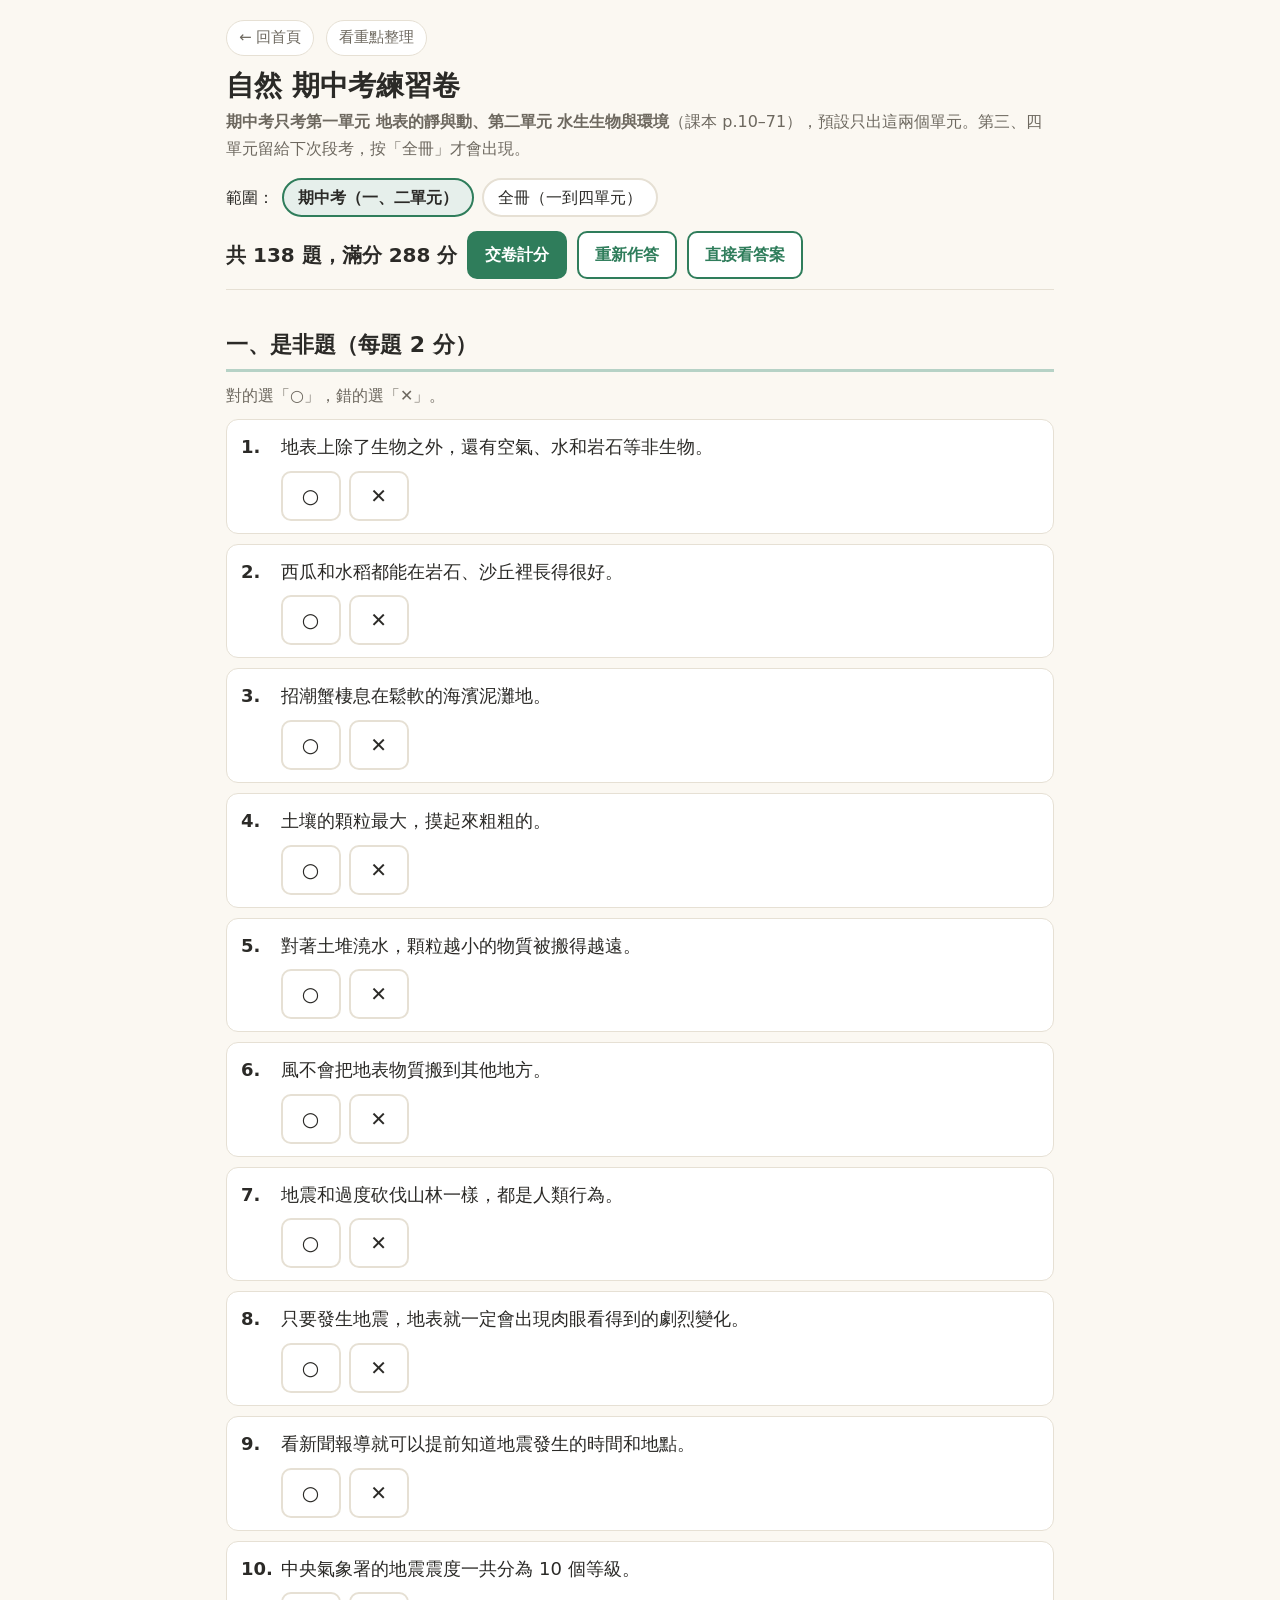
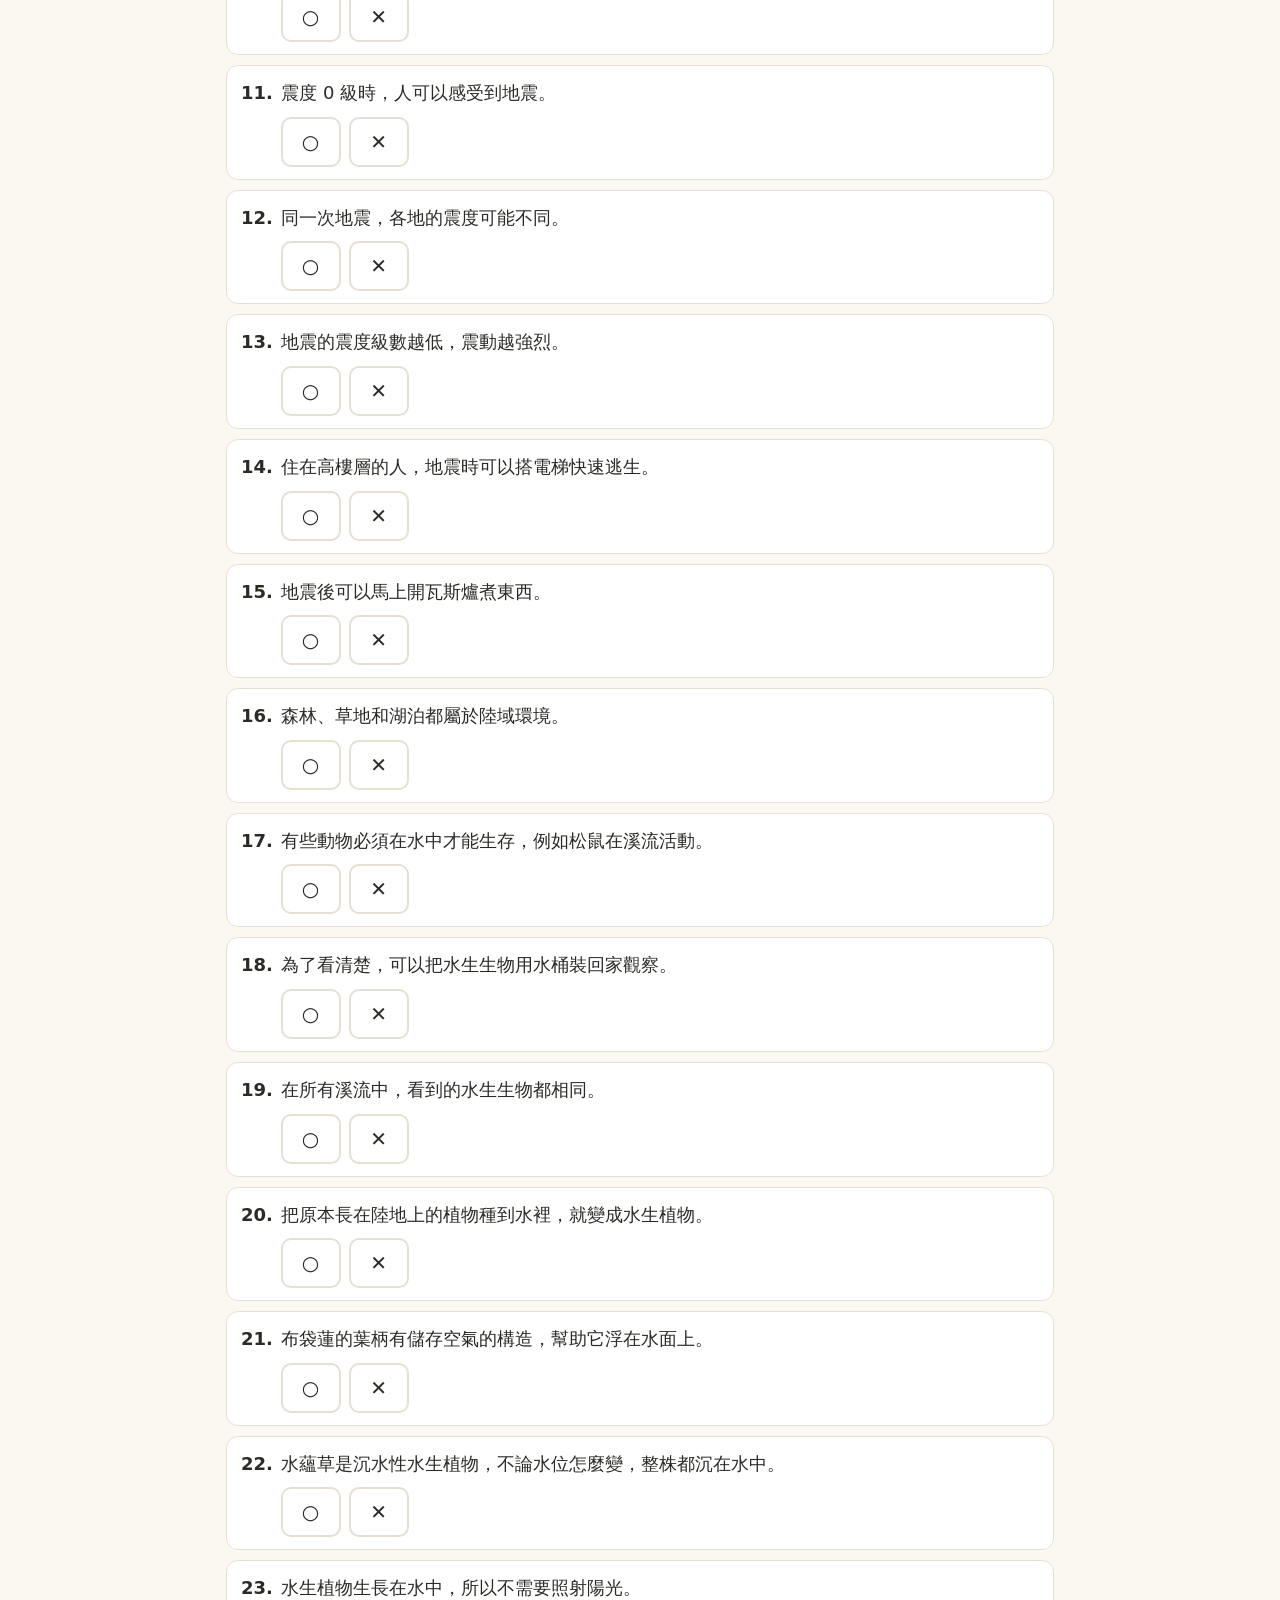
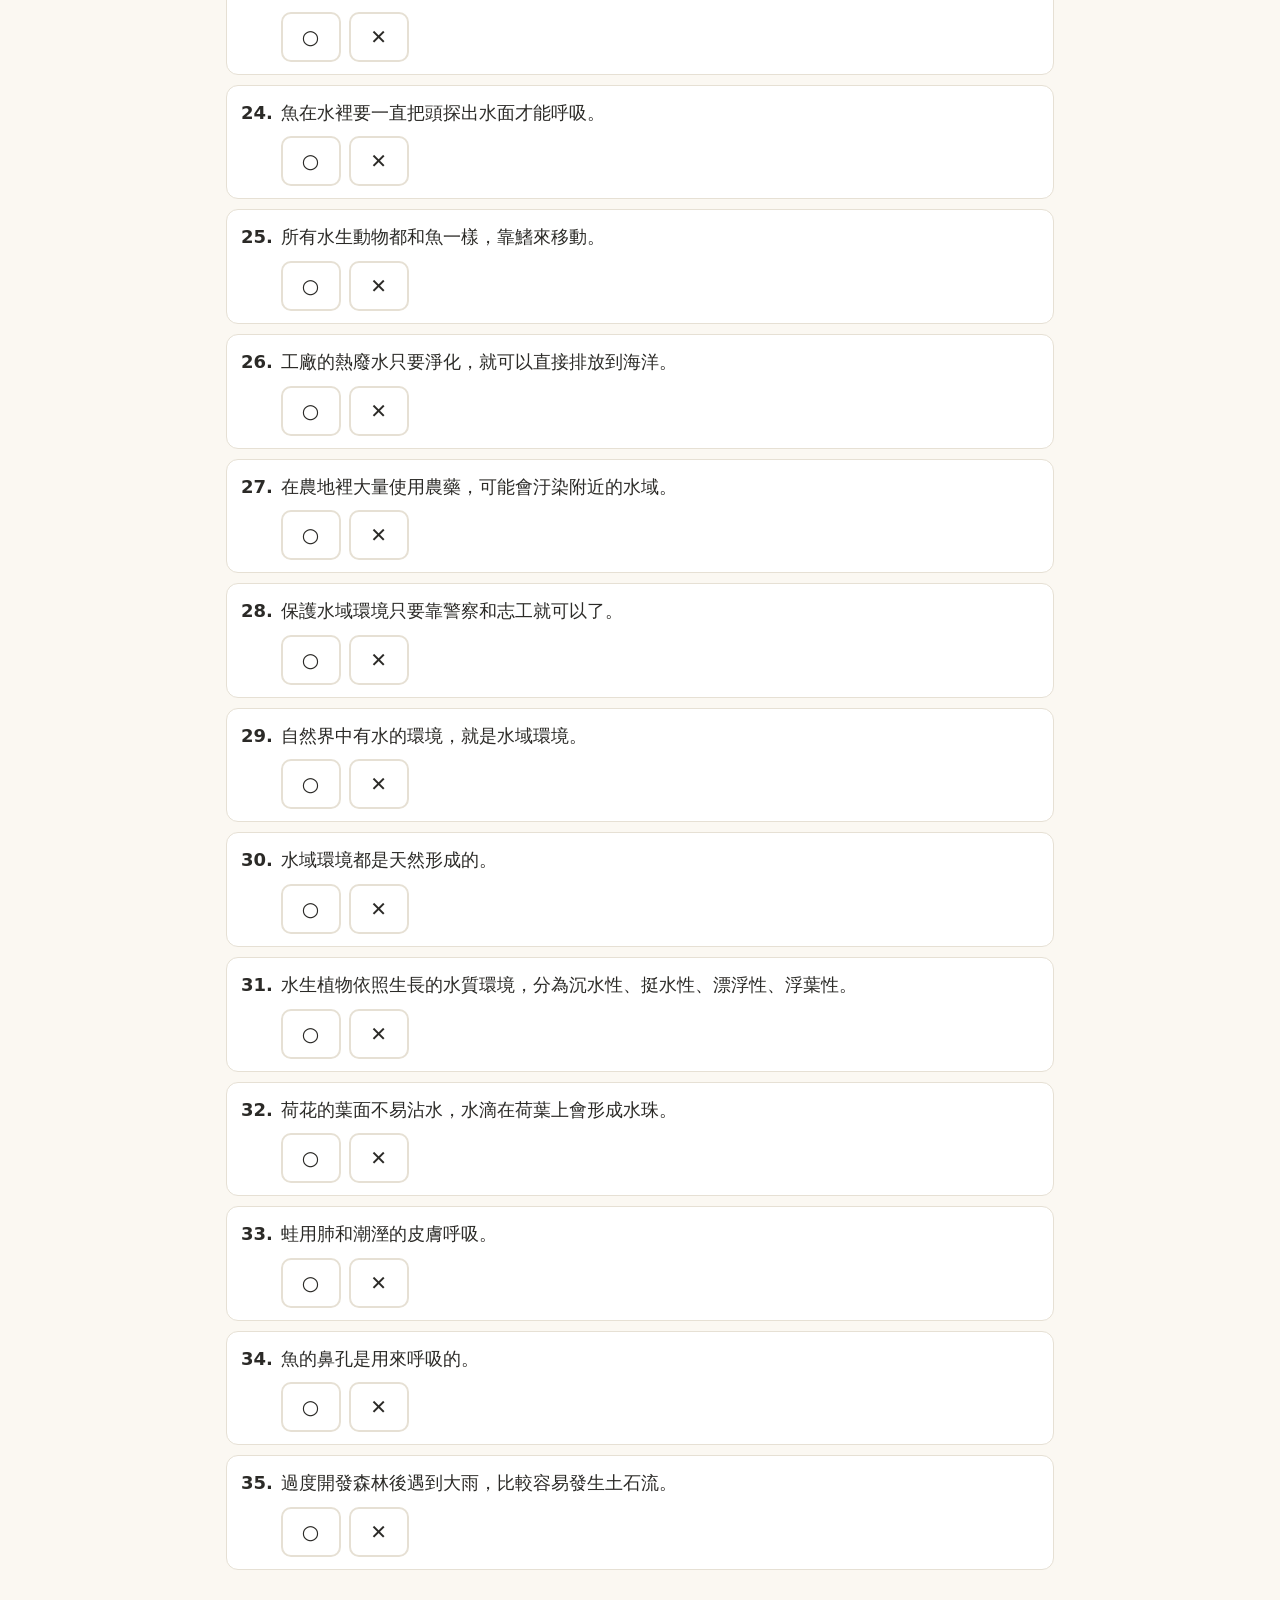
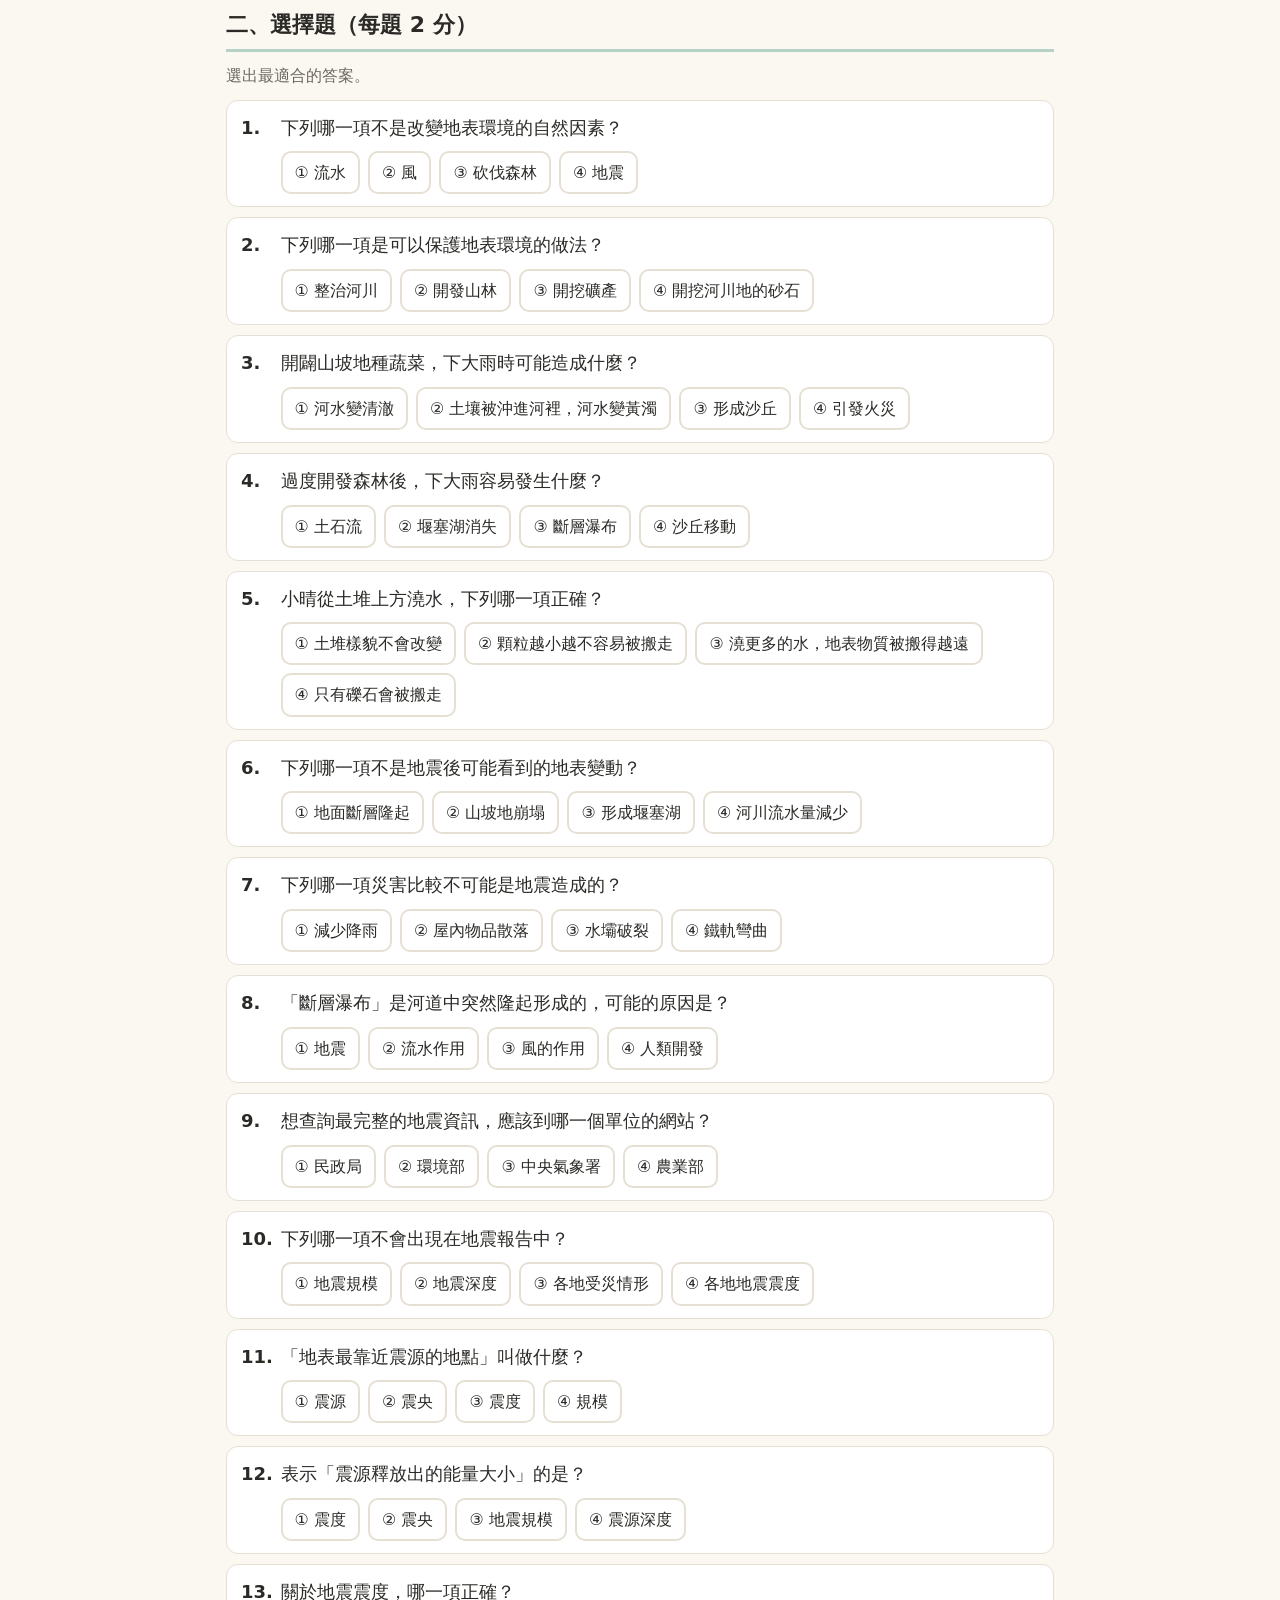
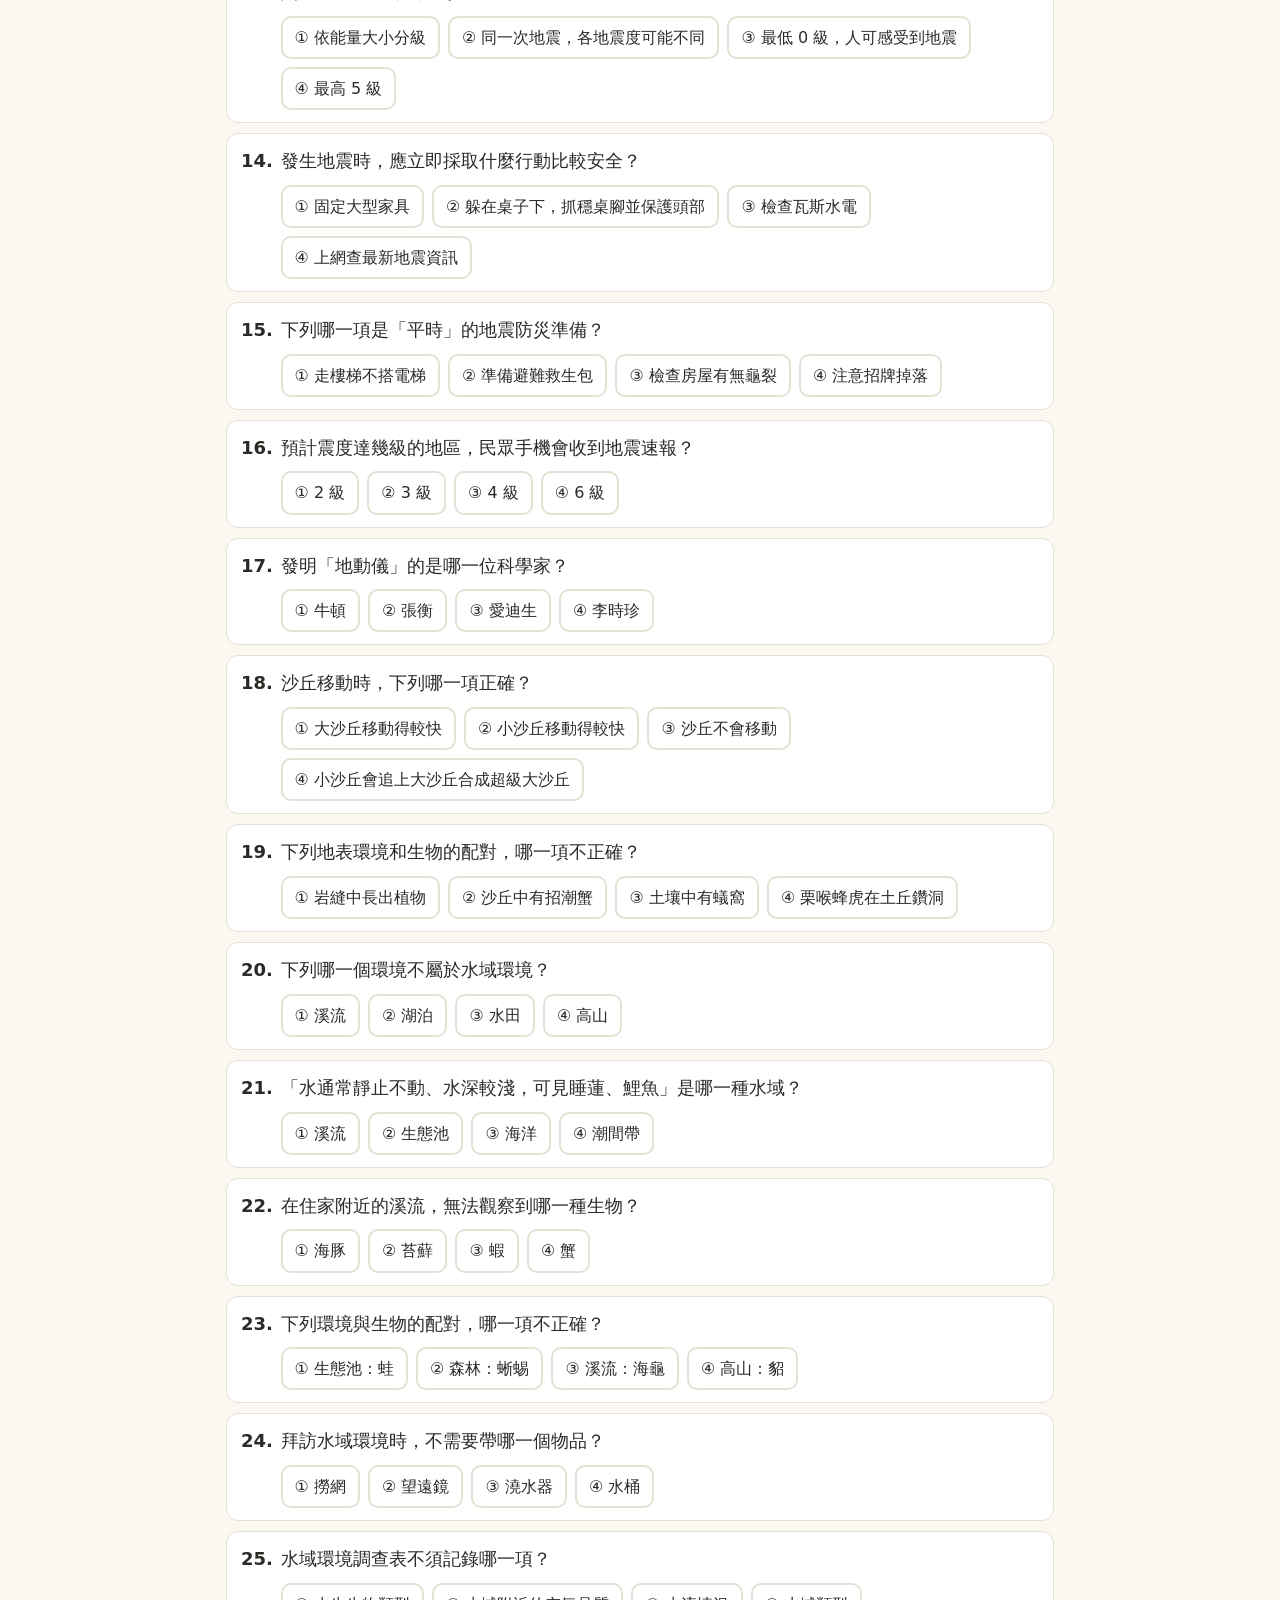
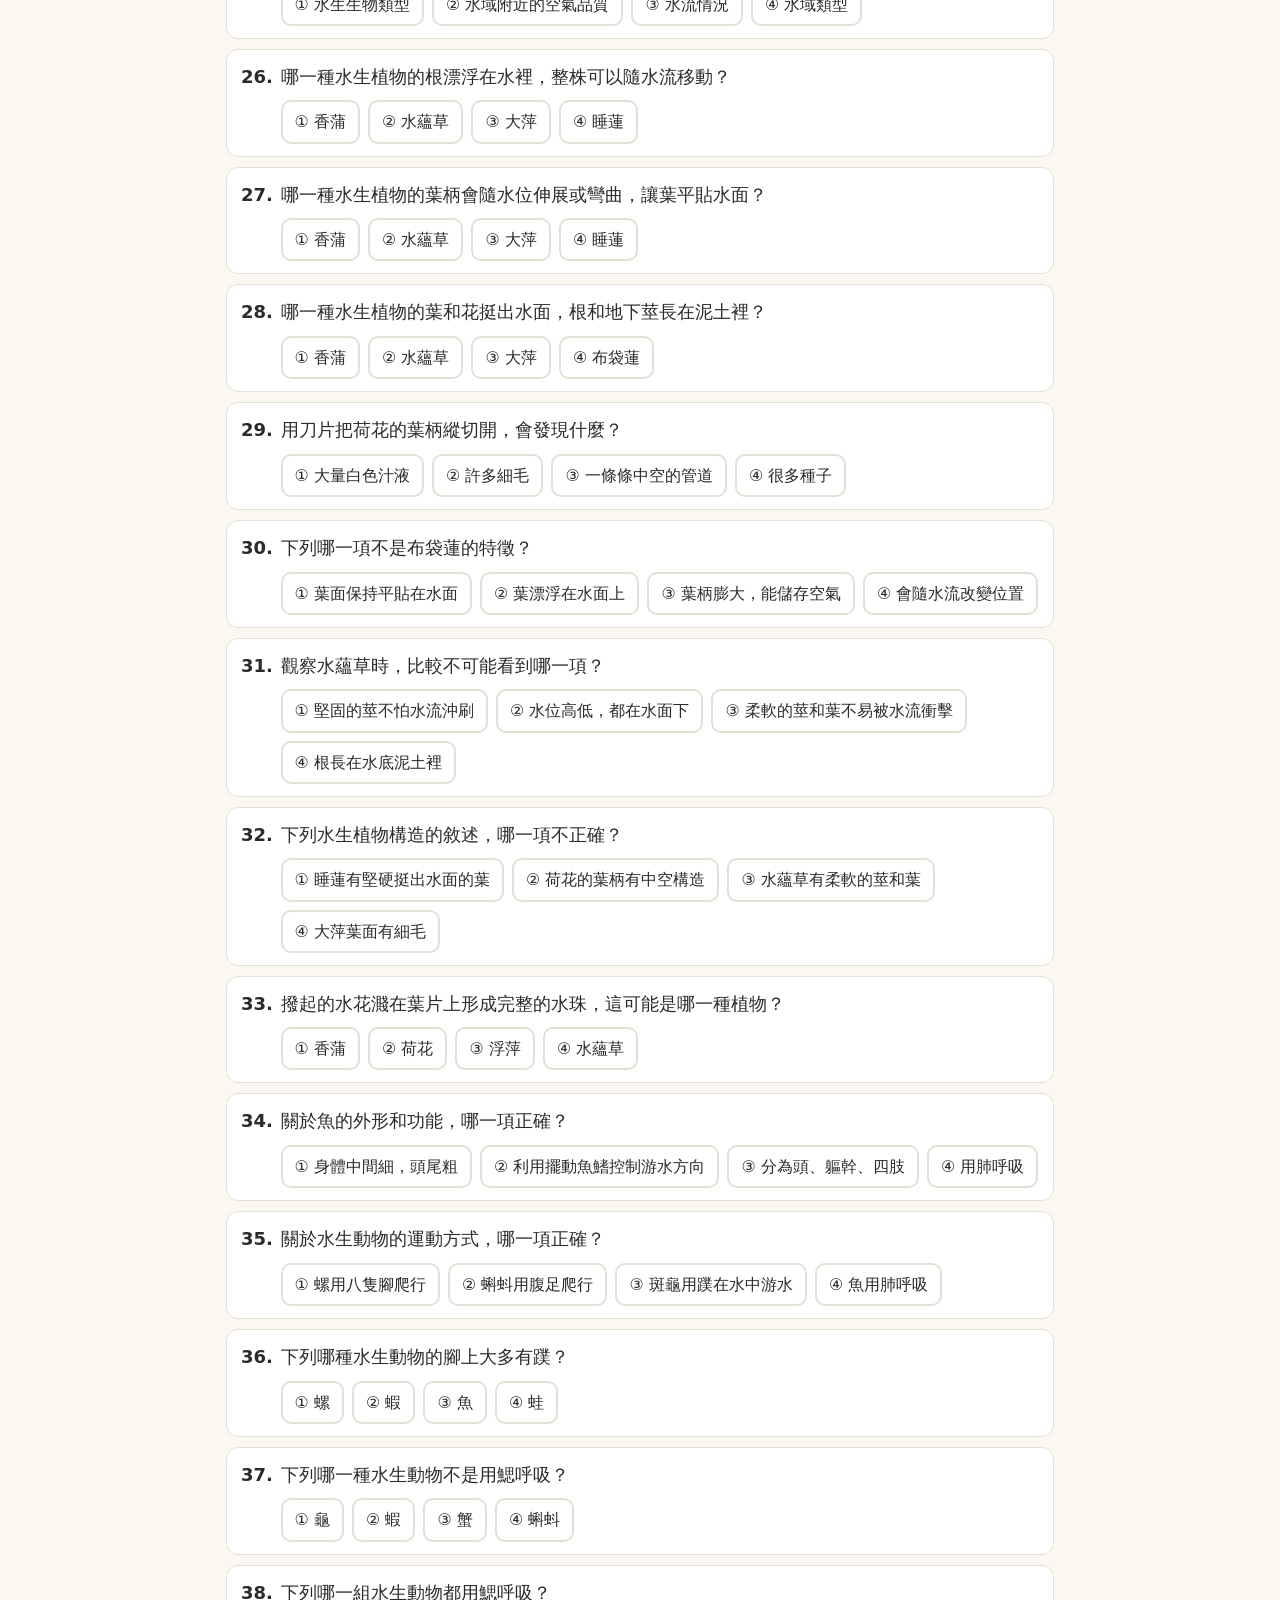
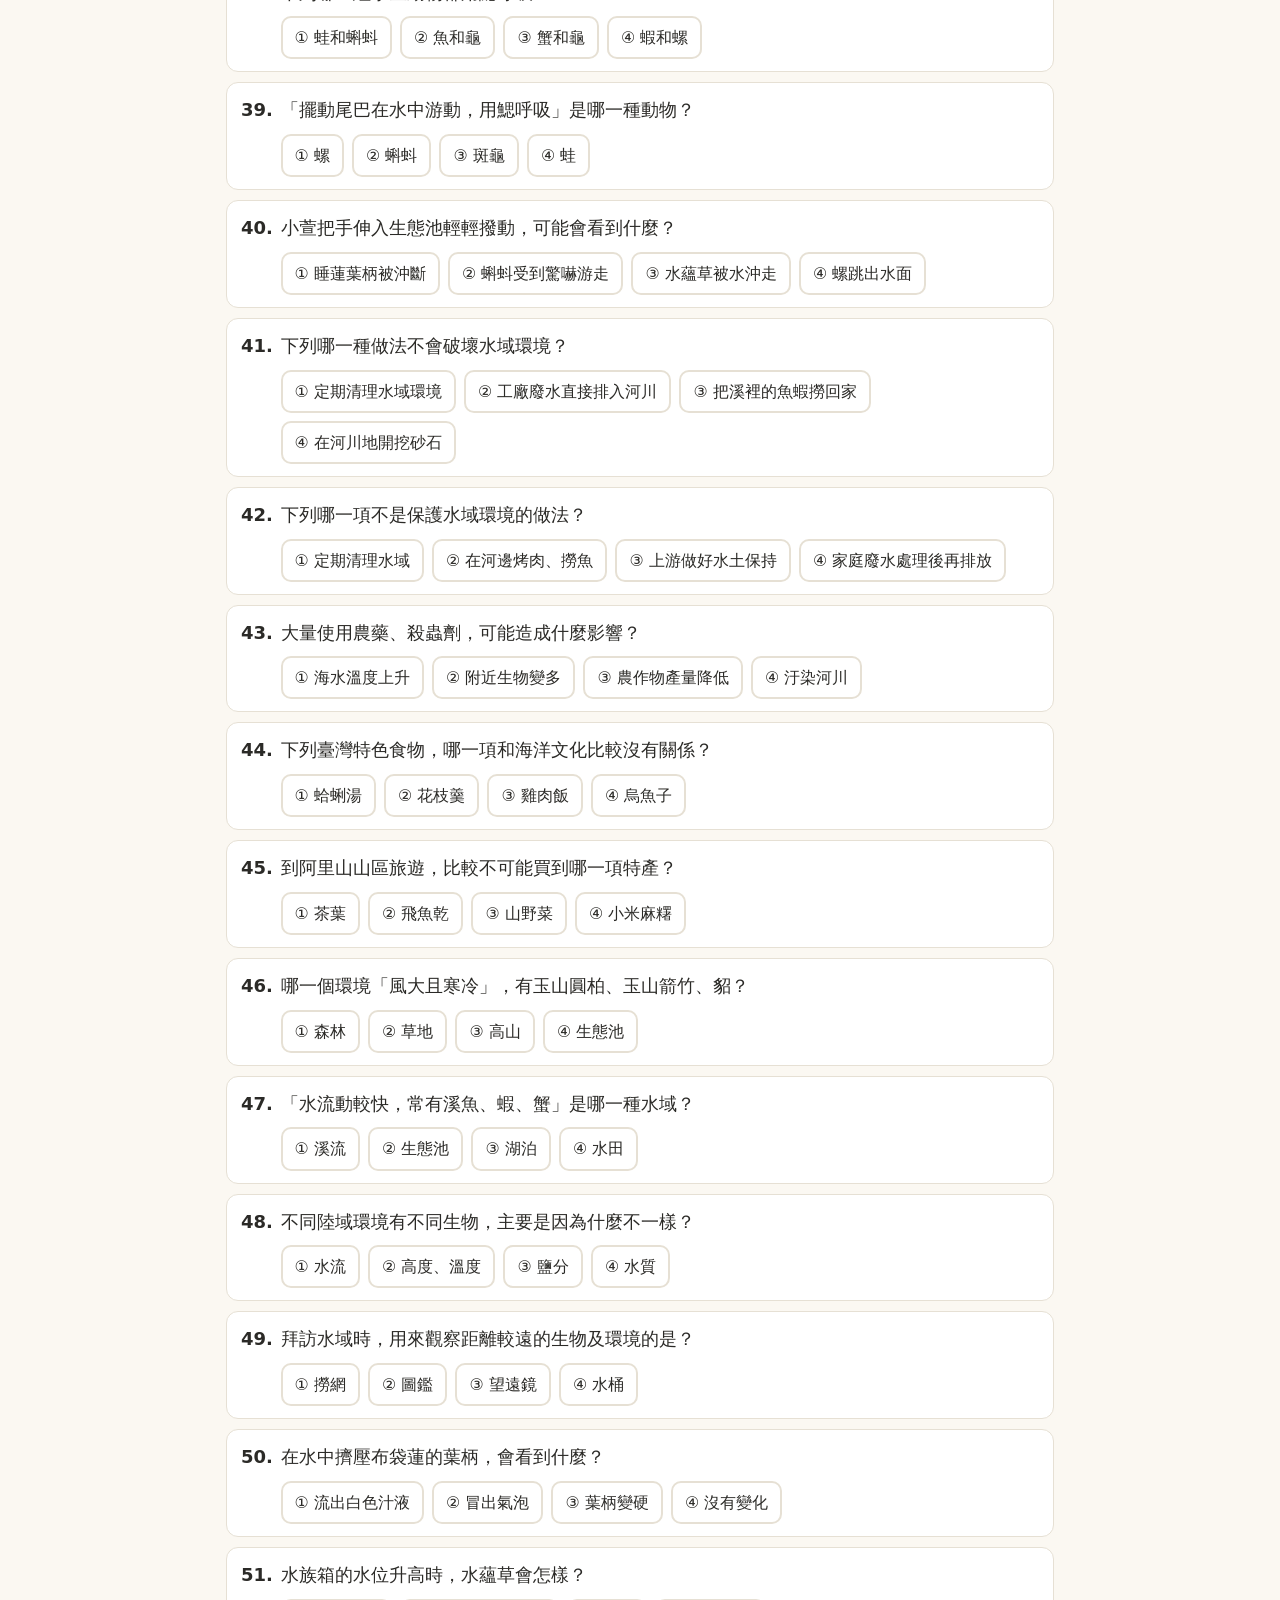
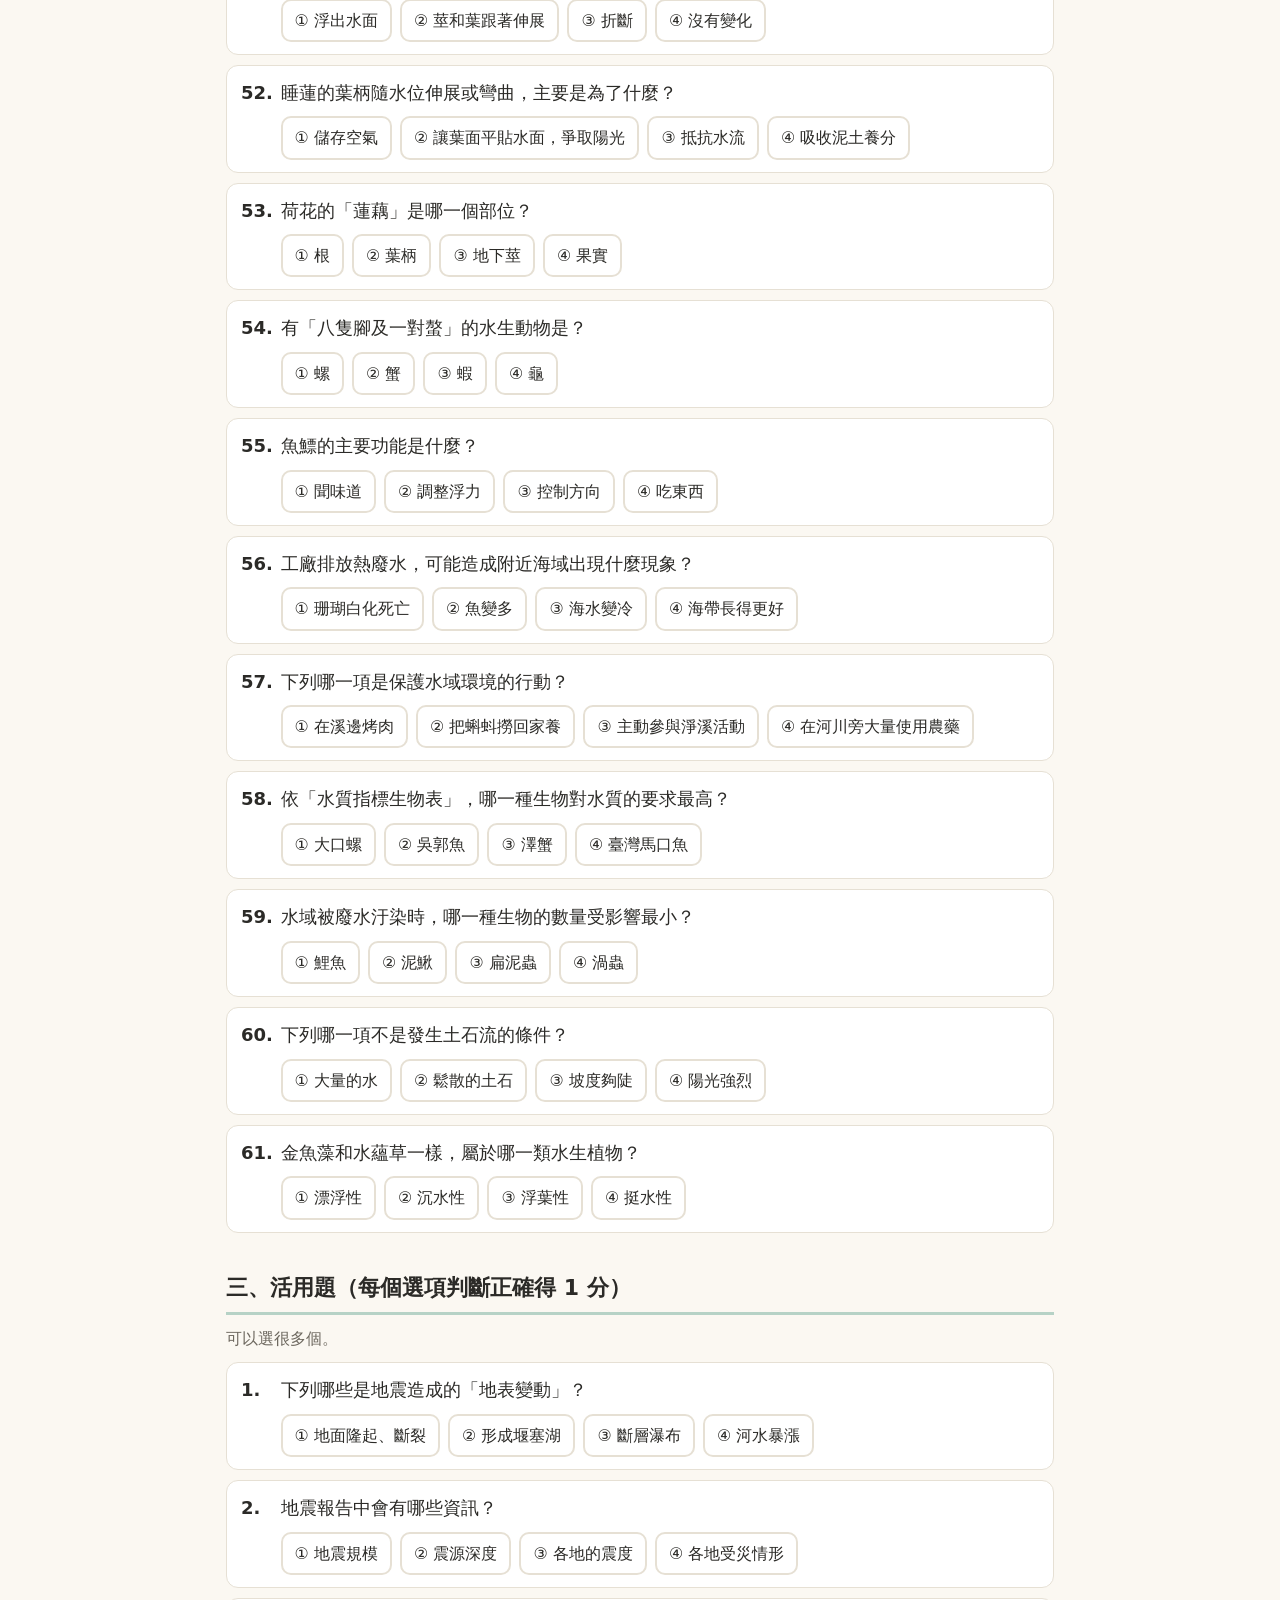
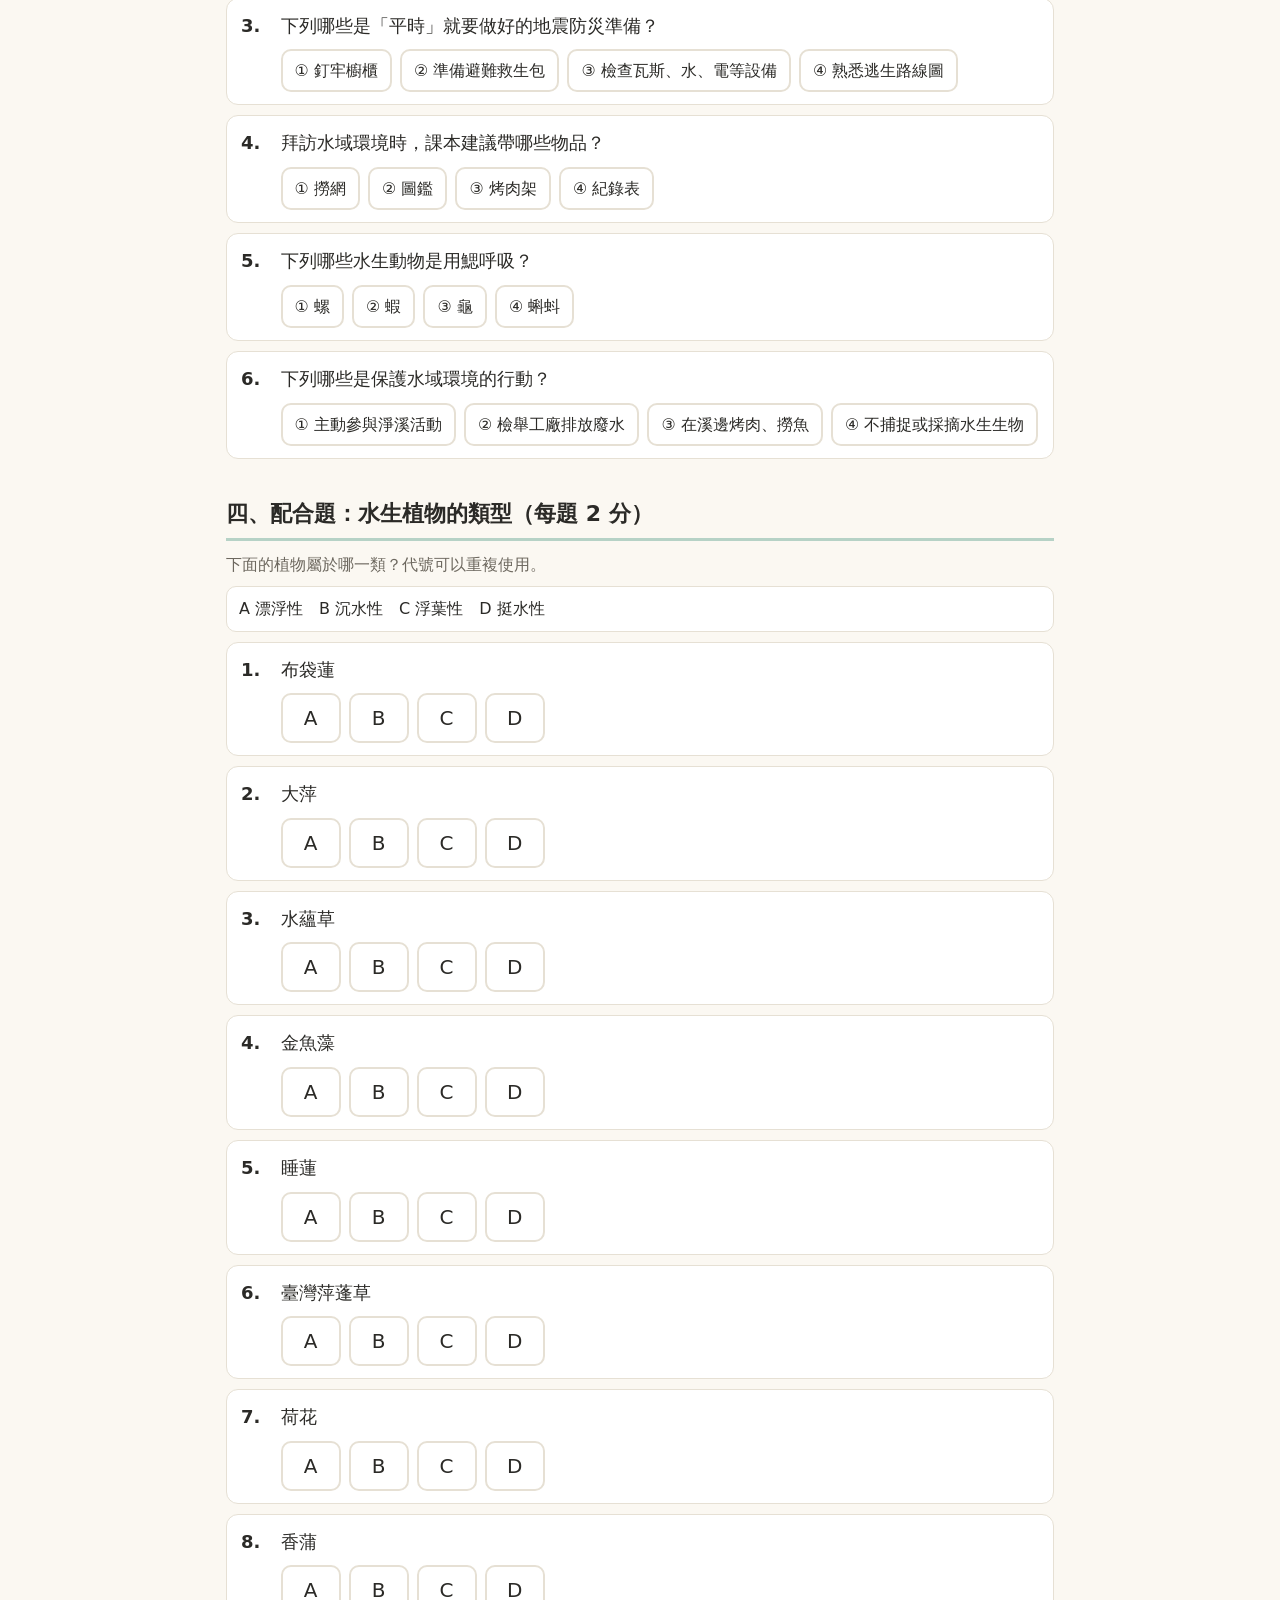
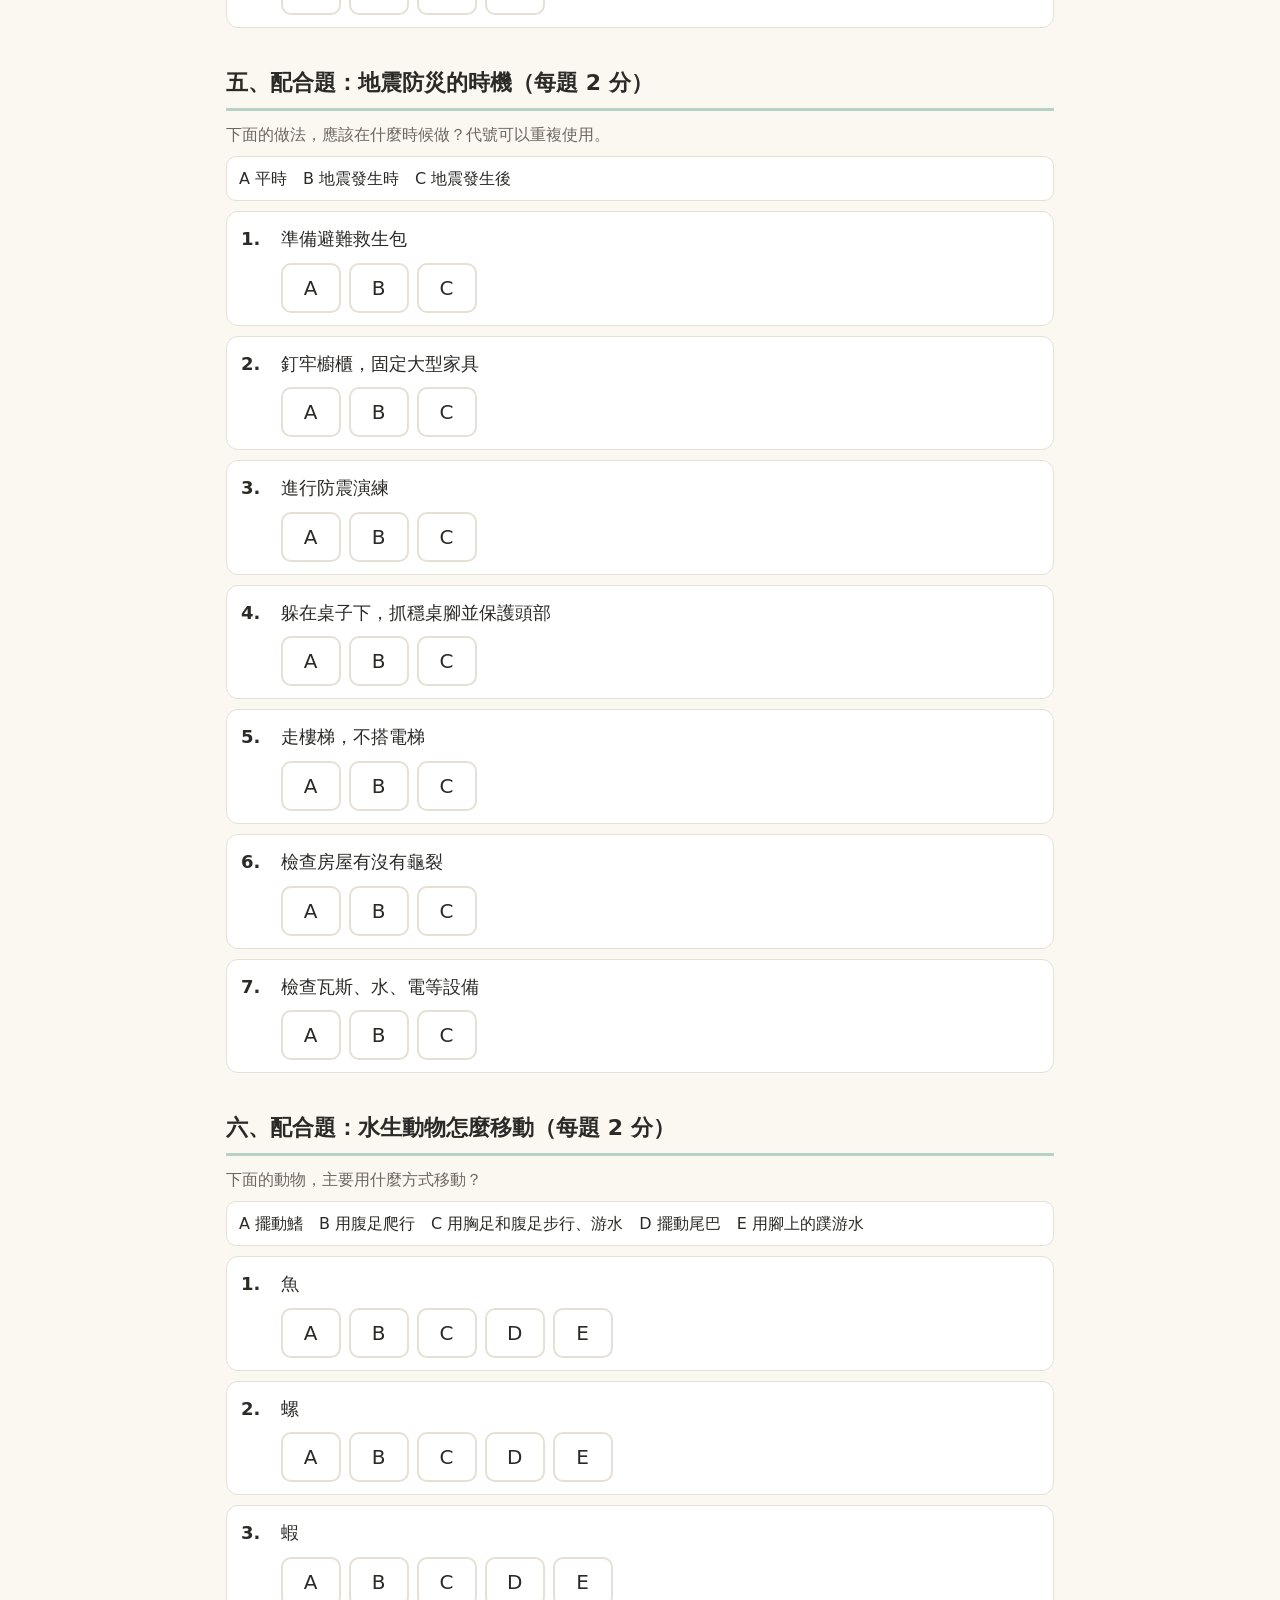
<file: science/quiz.html>
<!doctype html>
<html lang="zh-Hant">
<head>
<meta charset="utf-8">
<meta name="viewport" content="width=device-width, initial-scale=1">
<title>自然 練習卷｜四上期中考</title>
<link rel="stylesheet" href="../assets/style.css">
</head>
<body class="science">
<div class="wrap">
  <header class="top"><a class="home" href="../index.html">← 回首頁</a><a class="home" href="notes.html">看重點整理</a></header>
  <h1>自然 期中考練習卷</h1>
  <p class="sub"><b>期中考只考第一單元 地表的靜與動、第二單元 水生生物與環境</b>（課本 p.10–71），預設只出這兩個單元。第三、四單元留給下次段考，按「全冊」才會出現。</p>
  <div class="scope" role="group" aria-label="範圍"><span>範圍：</span><button type="button" data-s="12" aria-pressed="true">期中考（一、二單元）</button><button type="button" data-s="all" aria-pressed="false">全冊（一到四單元）</button></div>
  <div class="score-bar">
    <span id="score" class="score"></span>
    <button id="submit" type="button">交卷計分</button>
    <button id="reset" class="ghost" type="button">重新作答</button>
    <button id="answers" class="ghost" type="button">直接看答案</button>
  </div>
  <div id="quiz"></div>
</div>
<script src="quiz-data.js"></script>
<script src="../assets/quiz.js"></script>
</body>
</html>
</file>
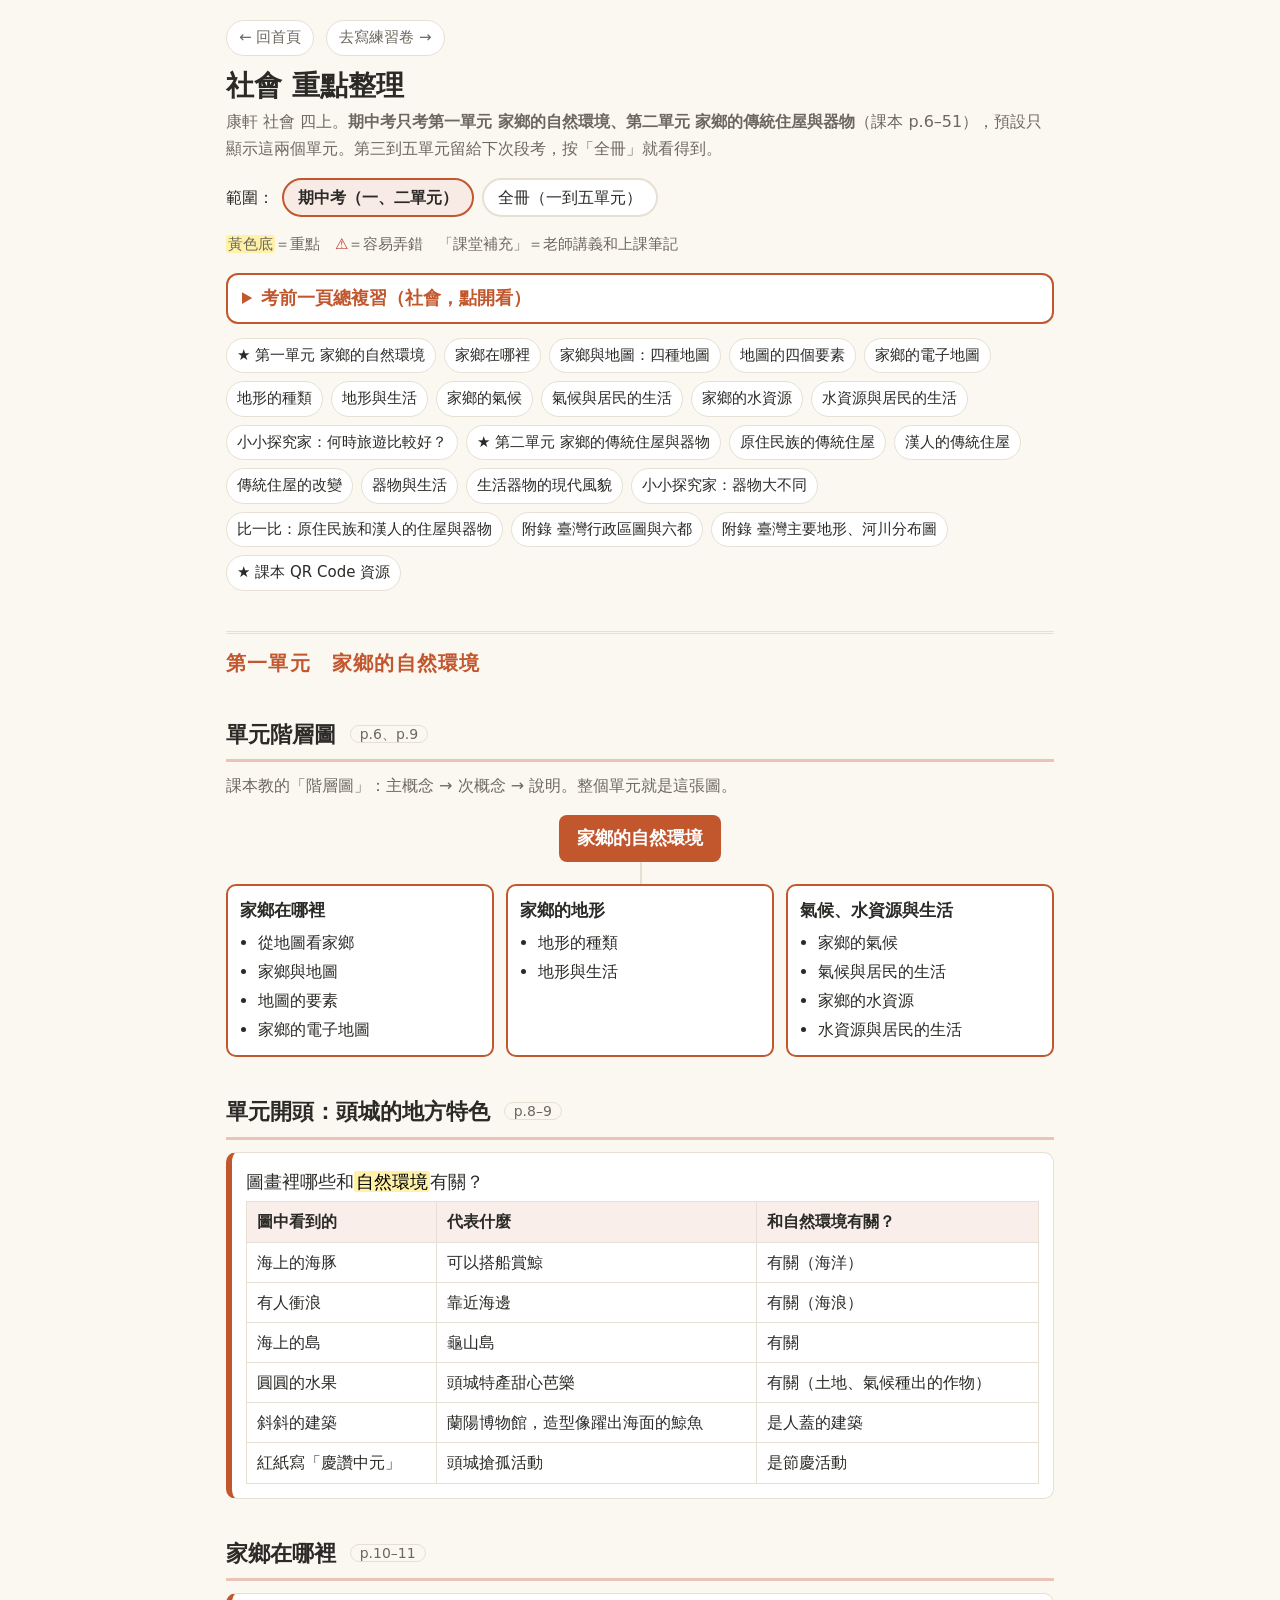
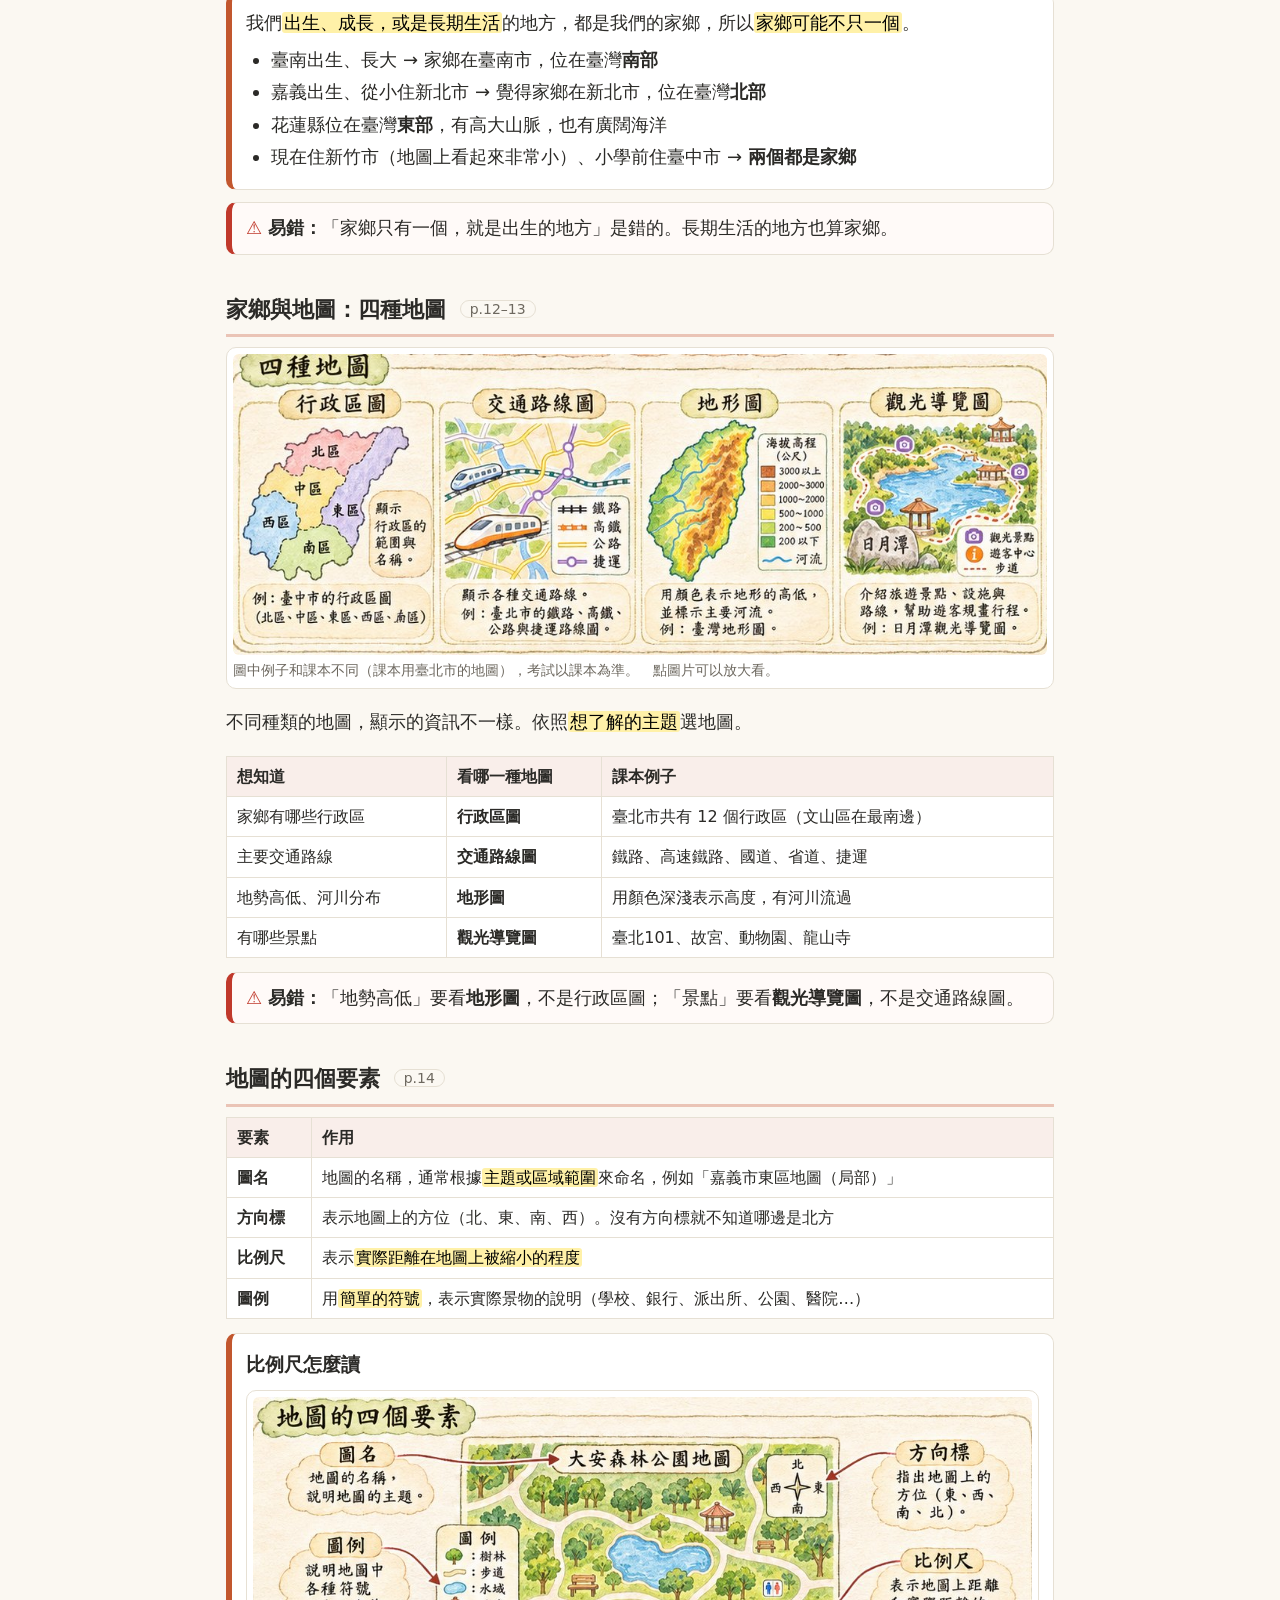
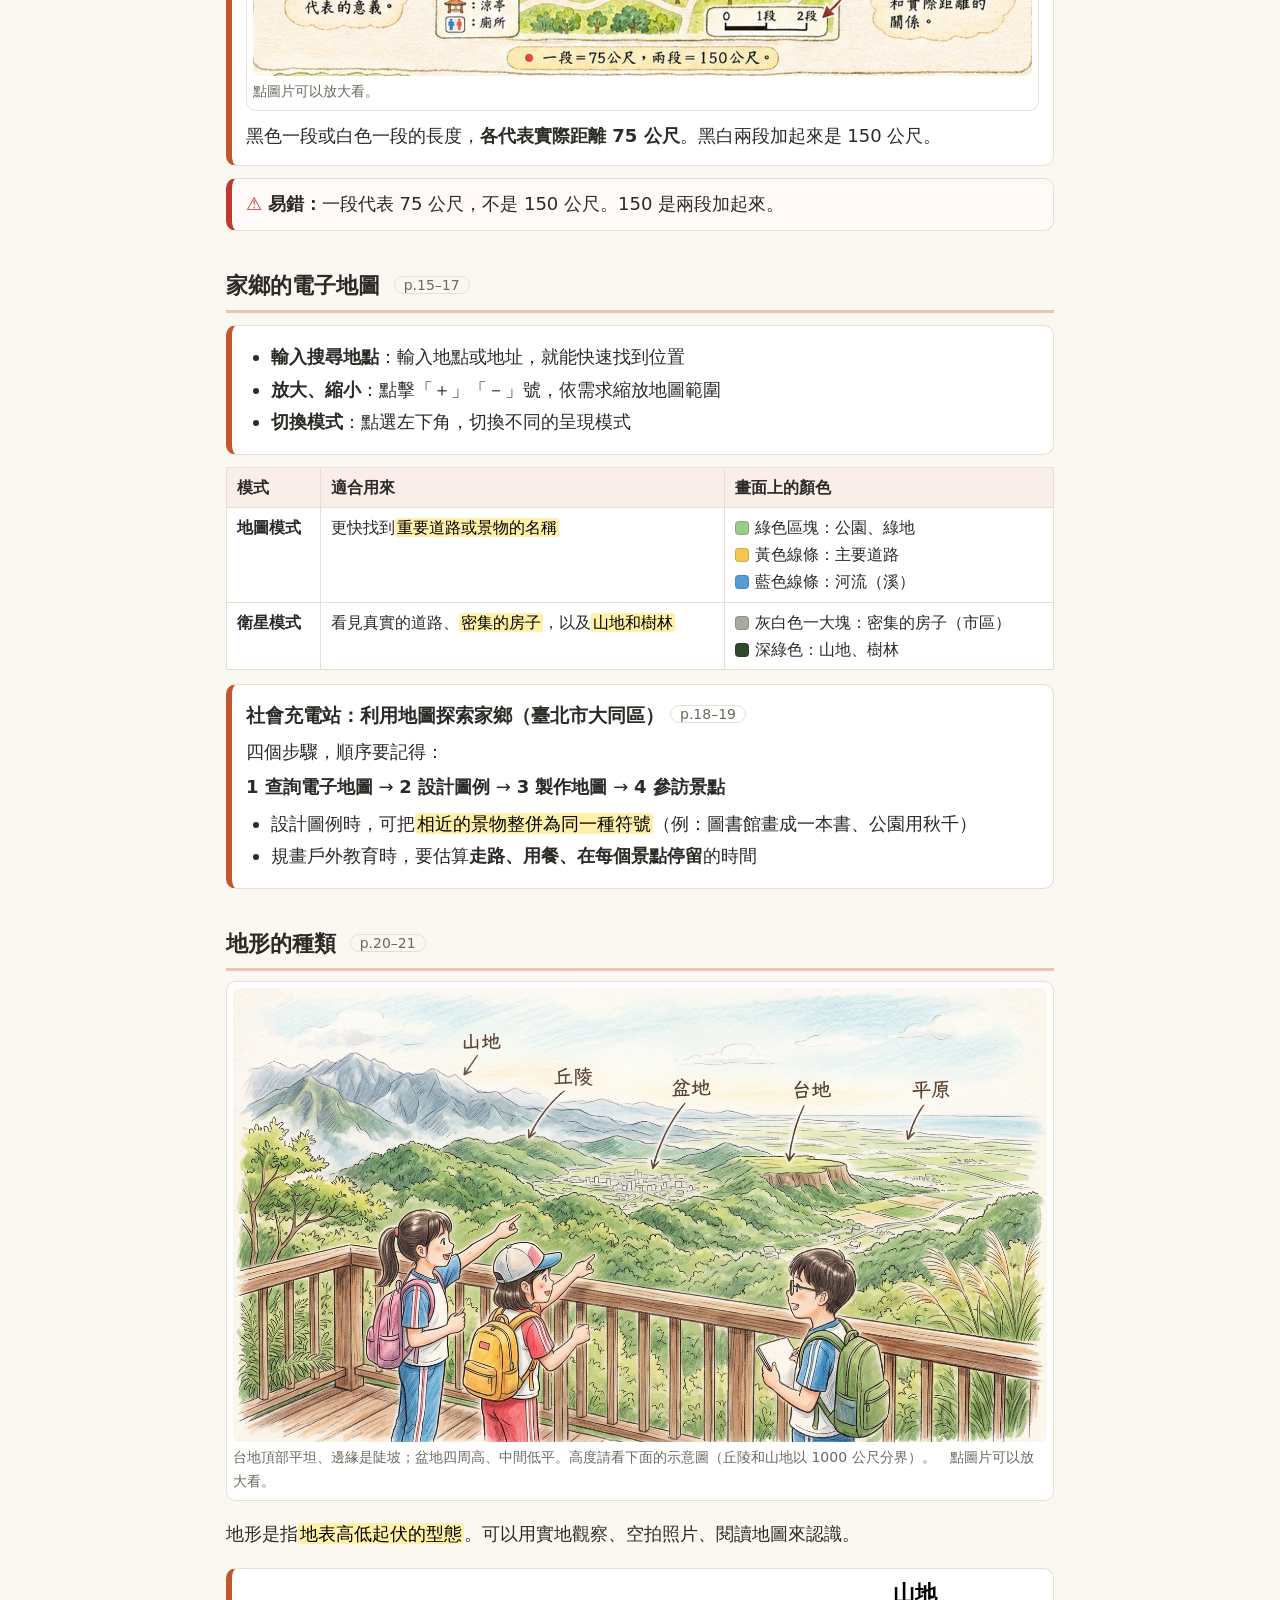
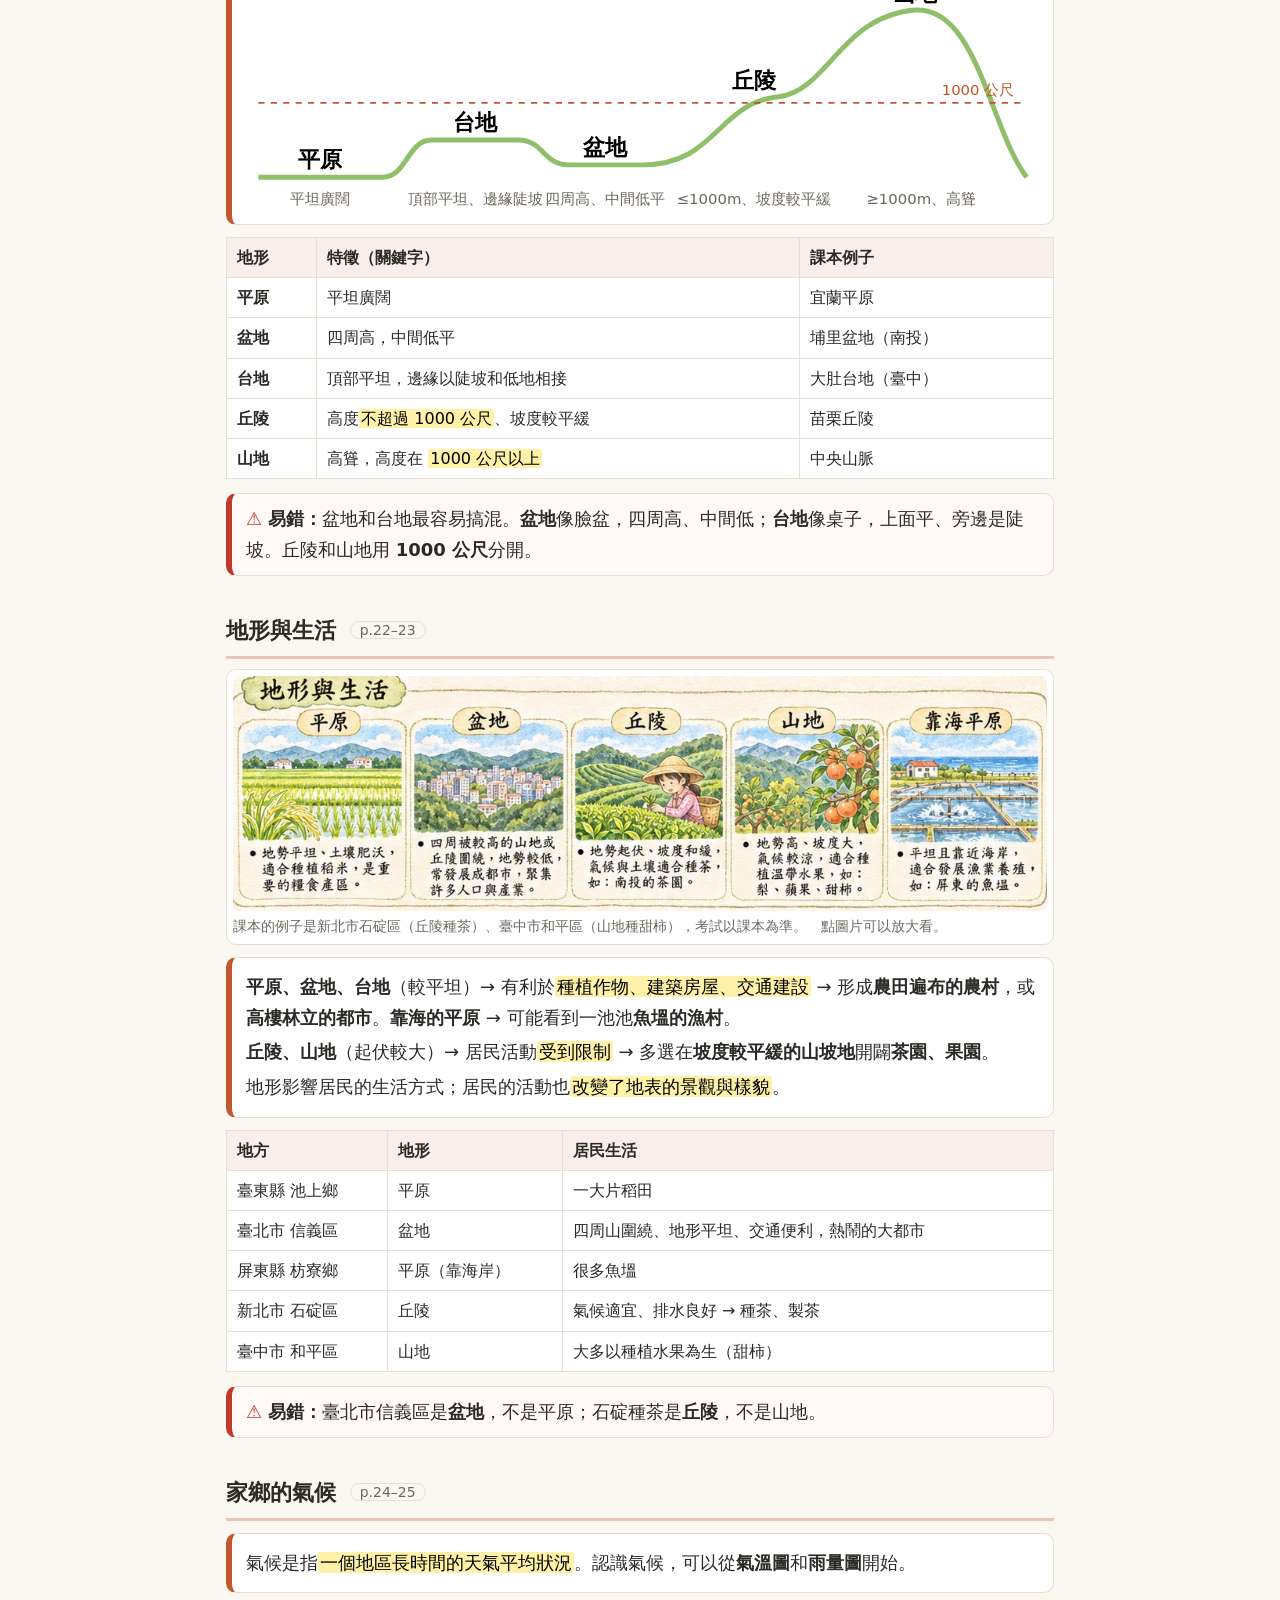
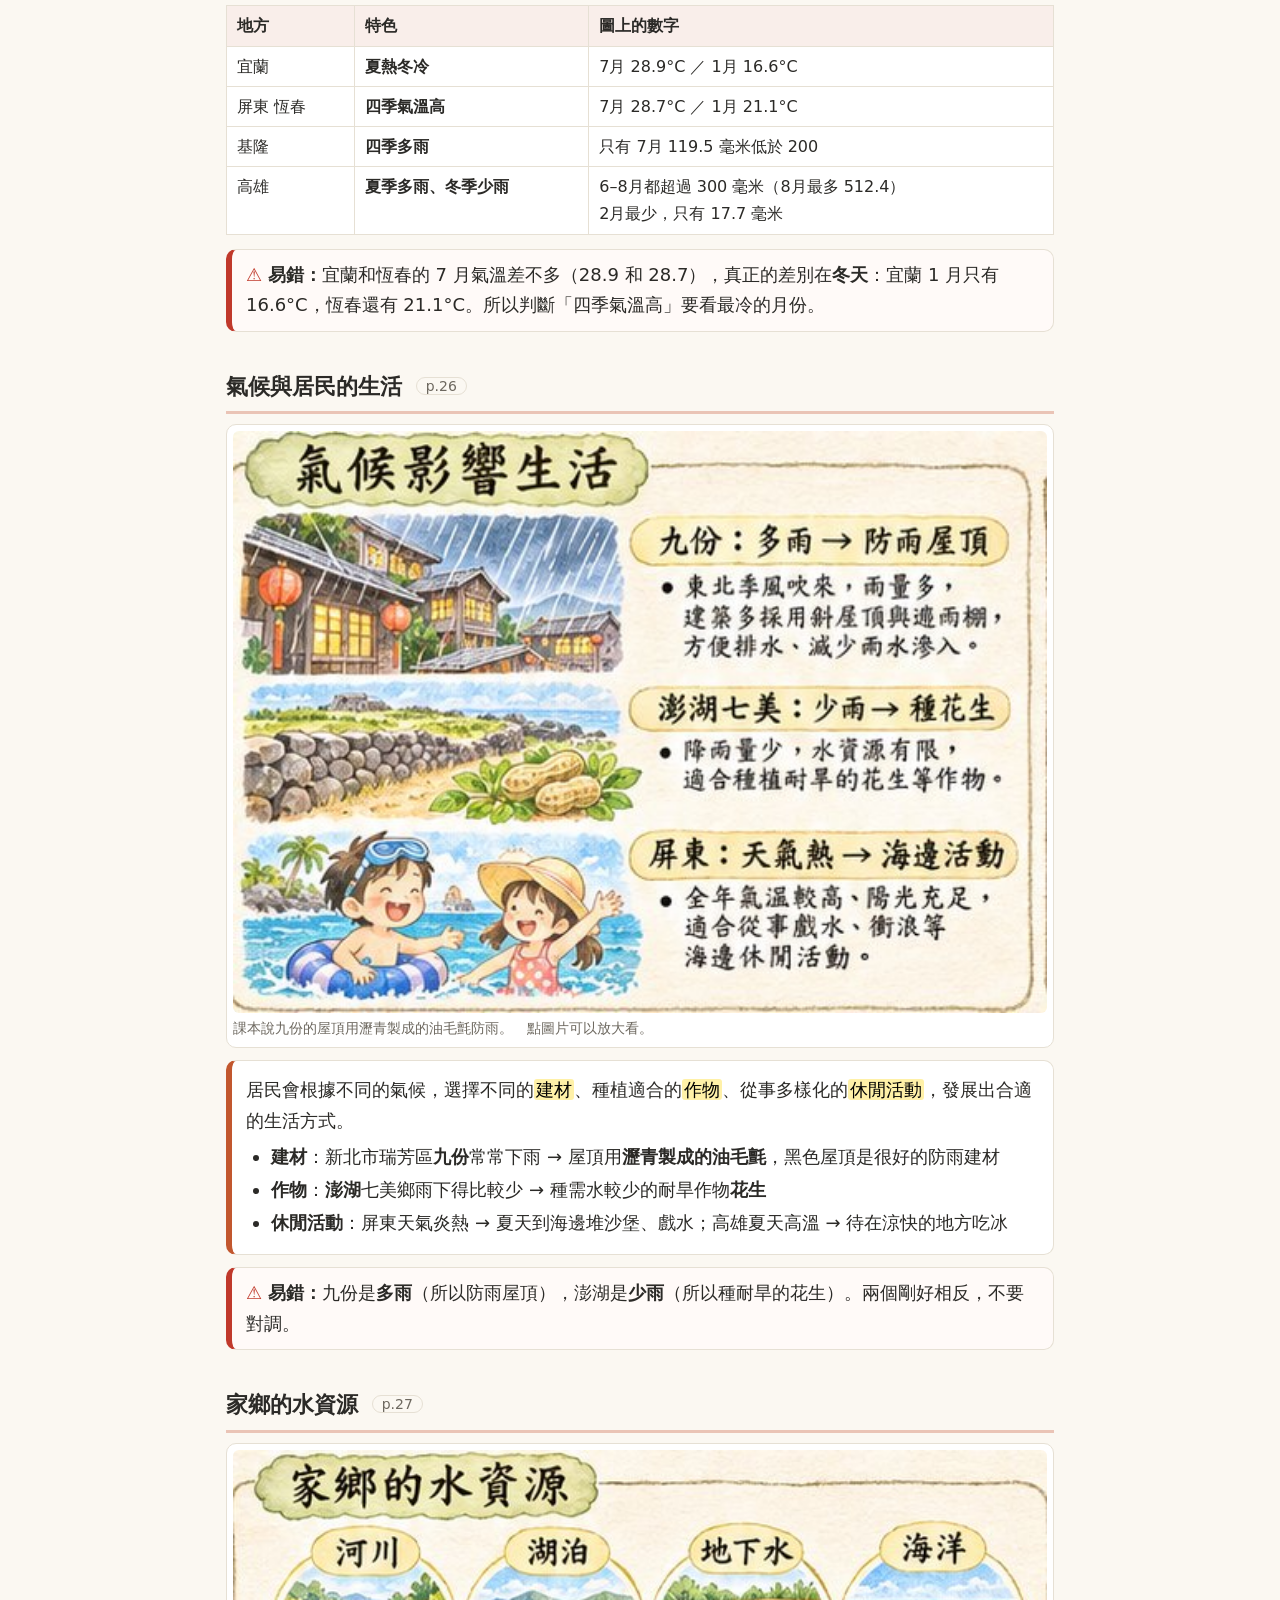
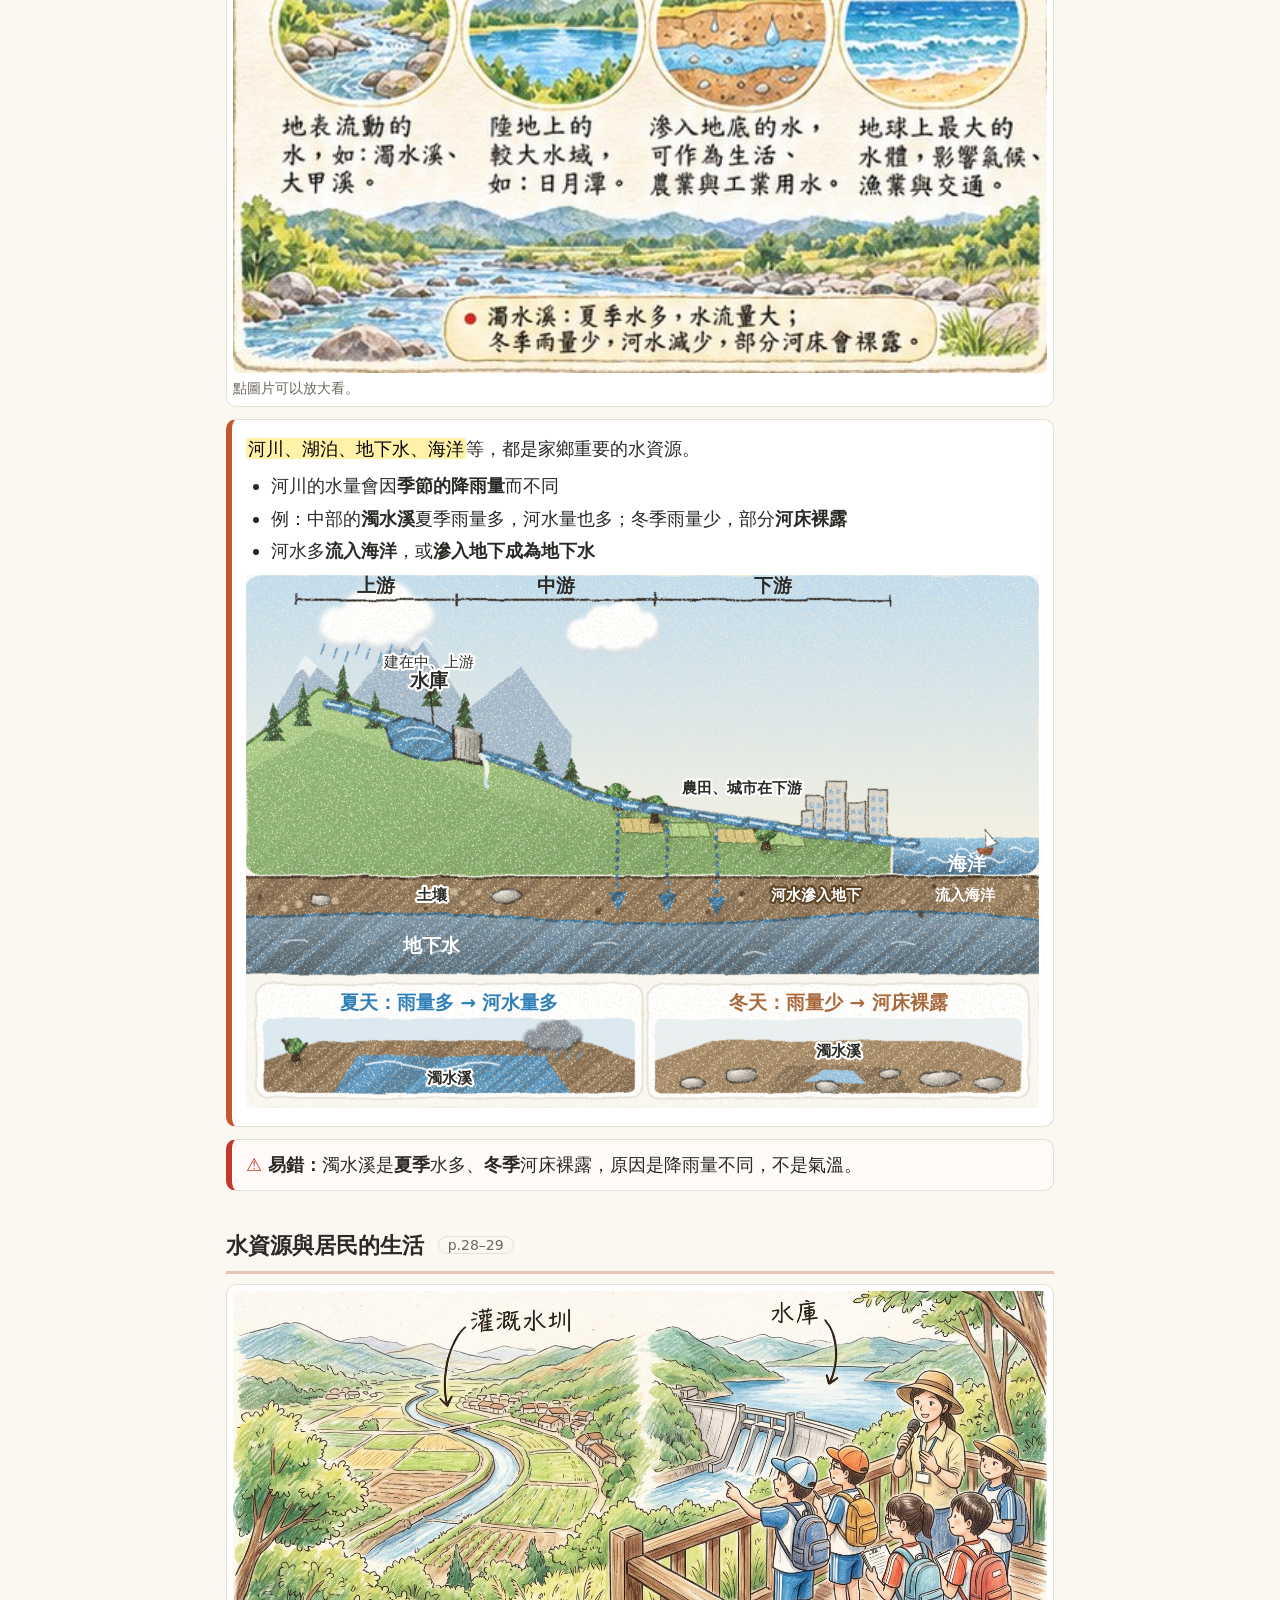
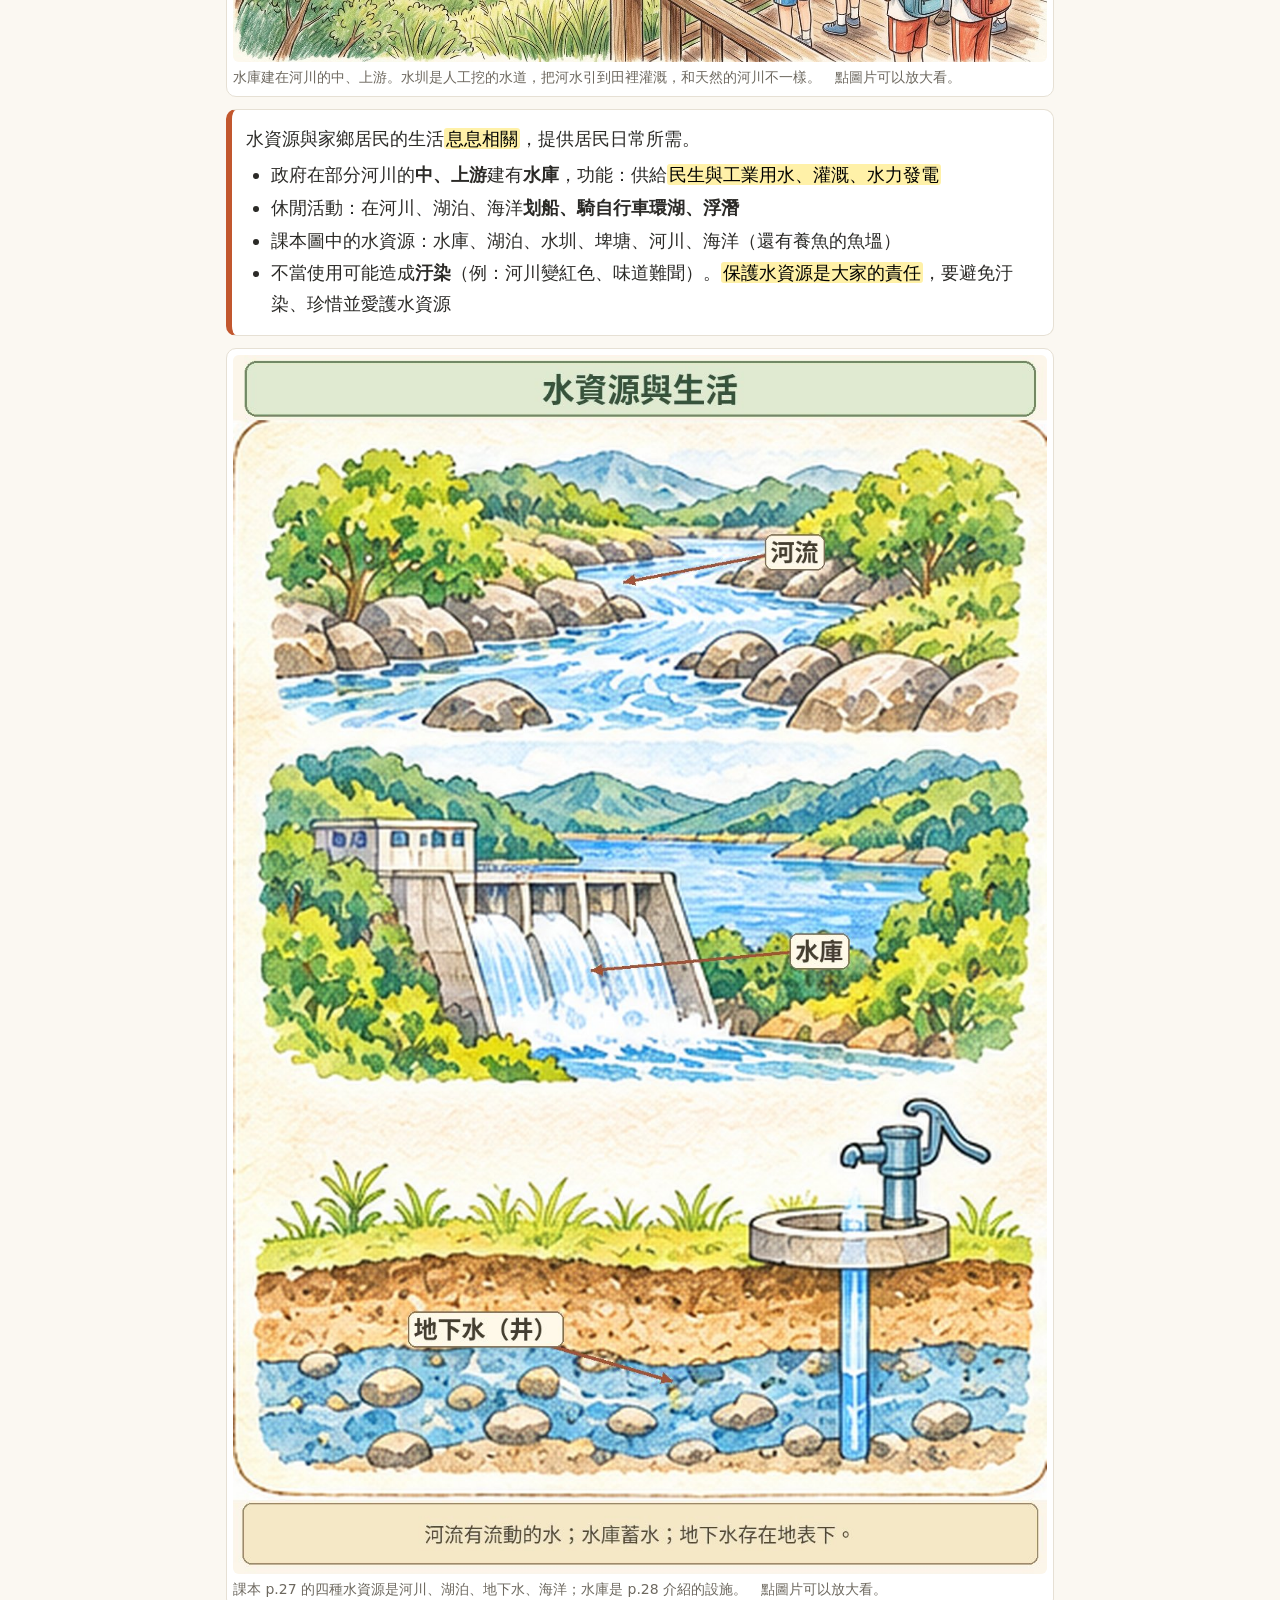
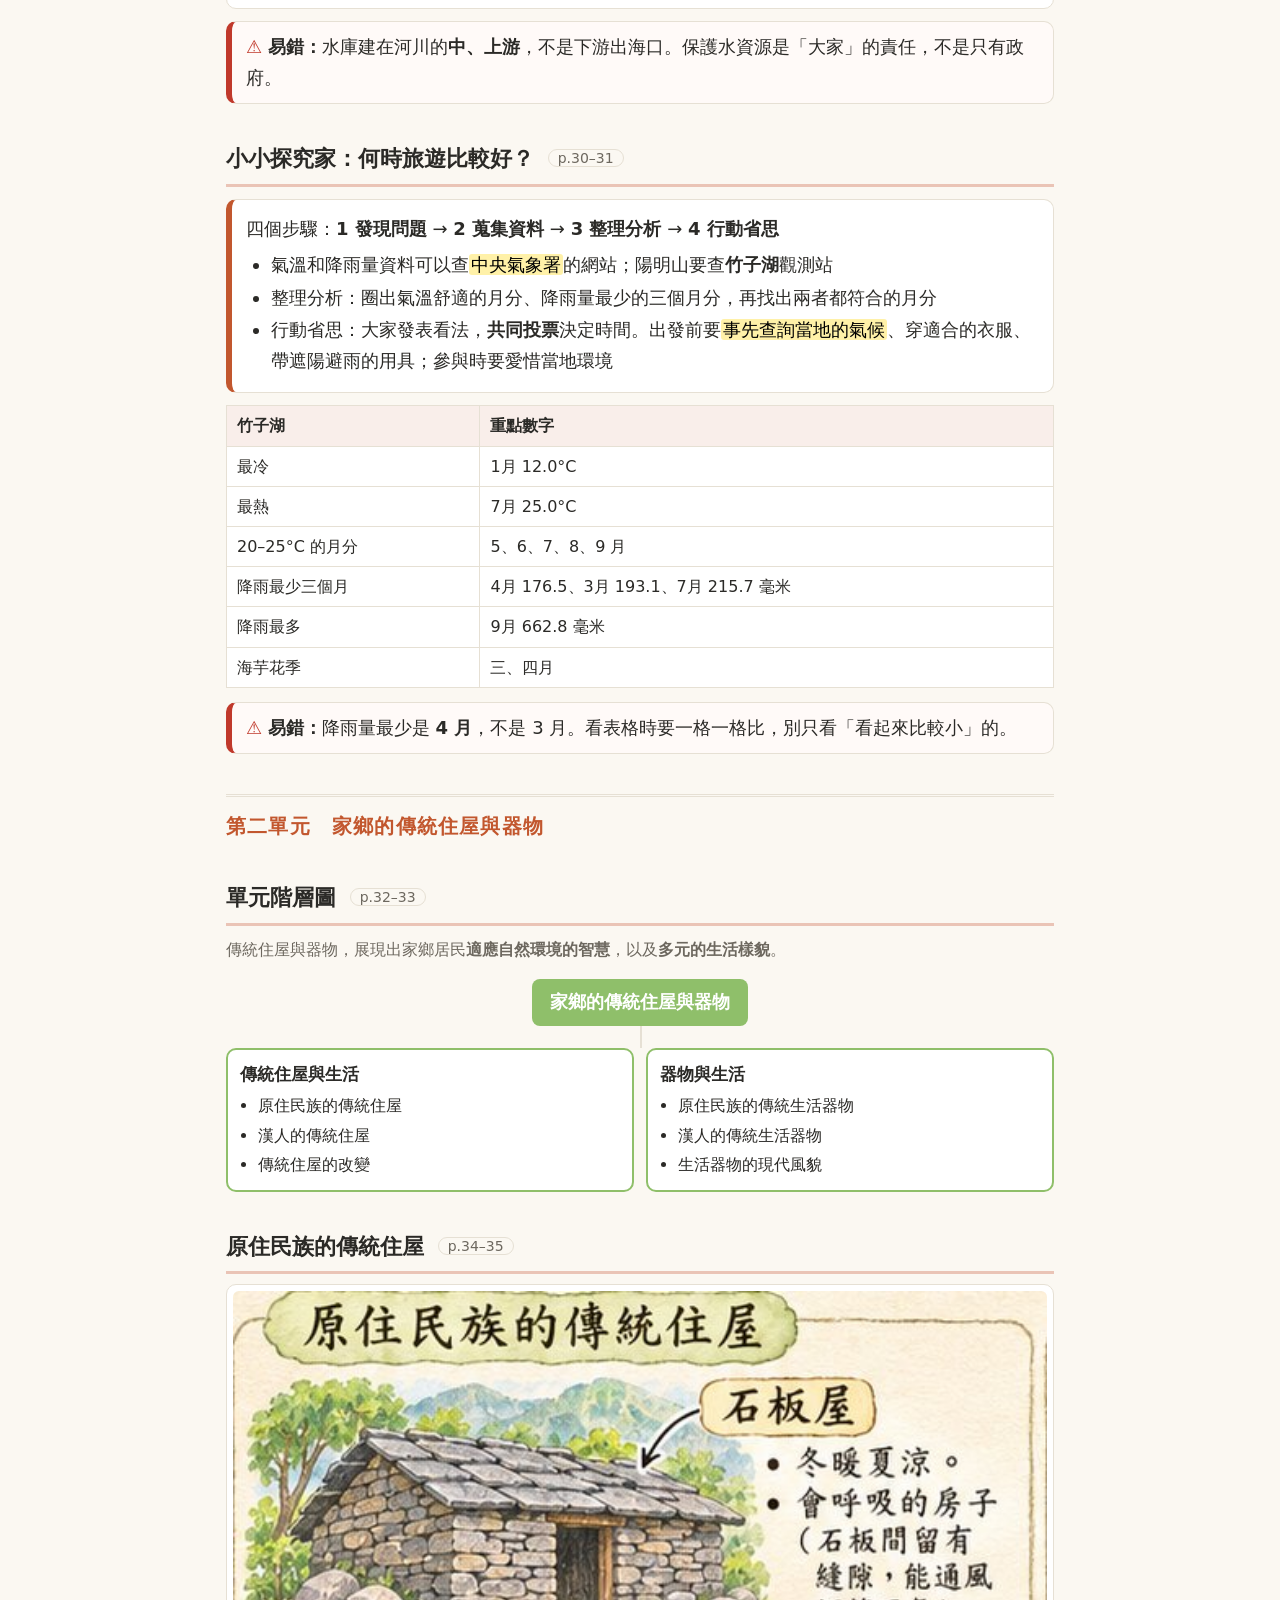
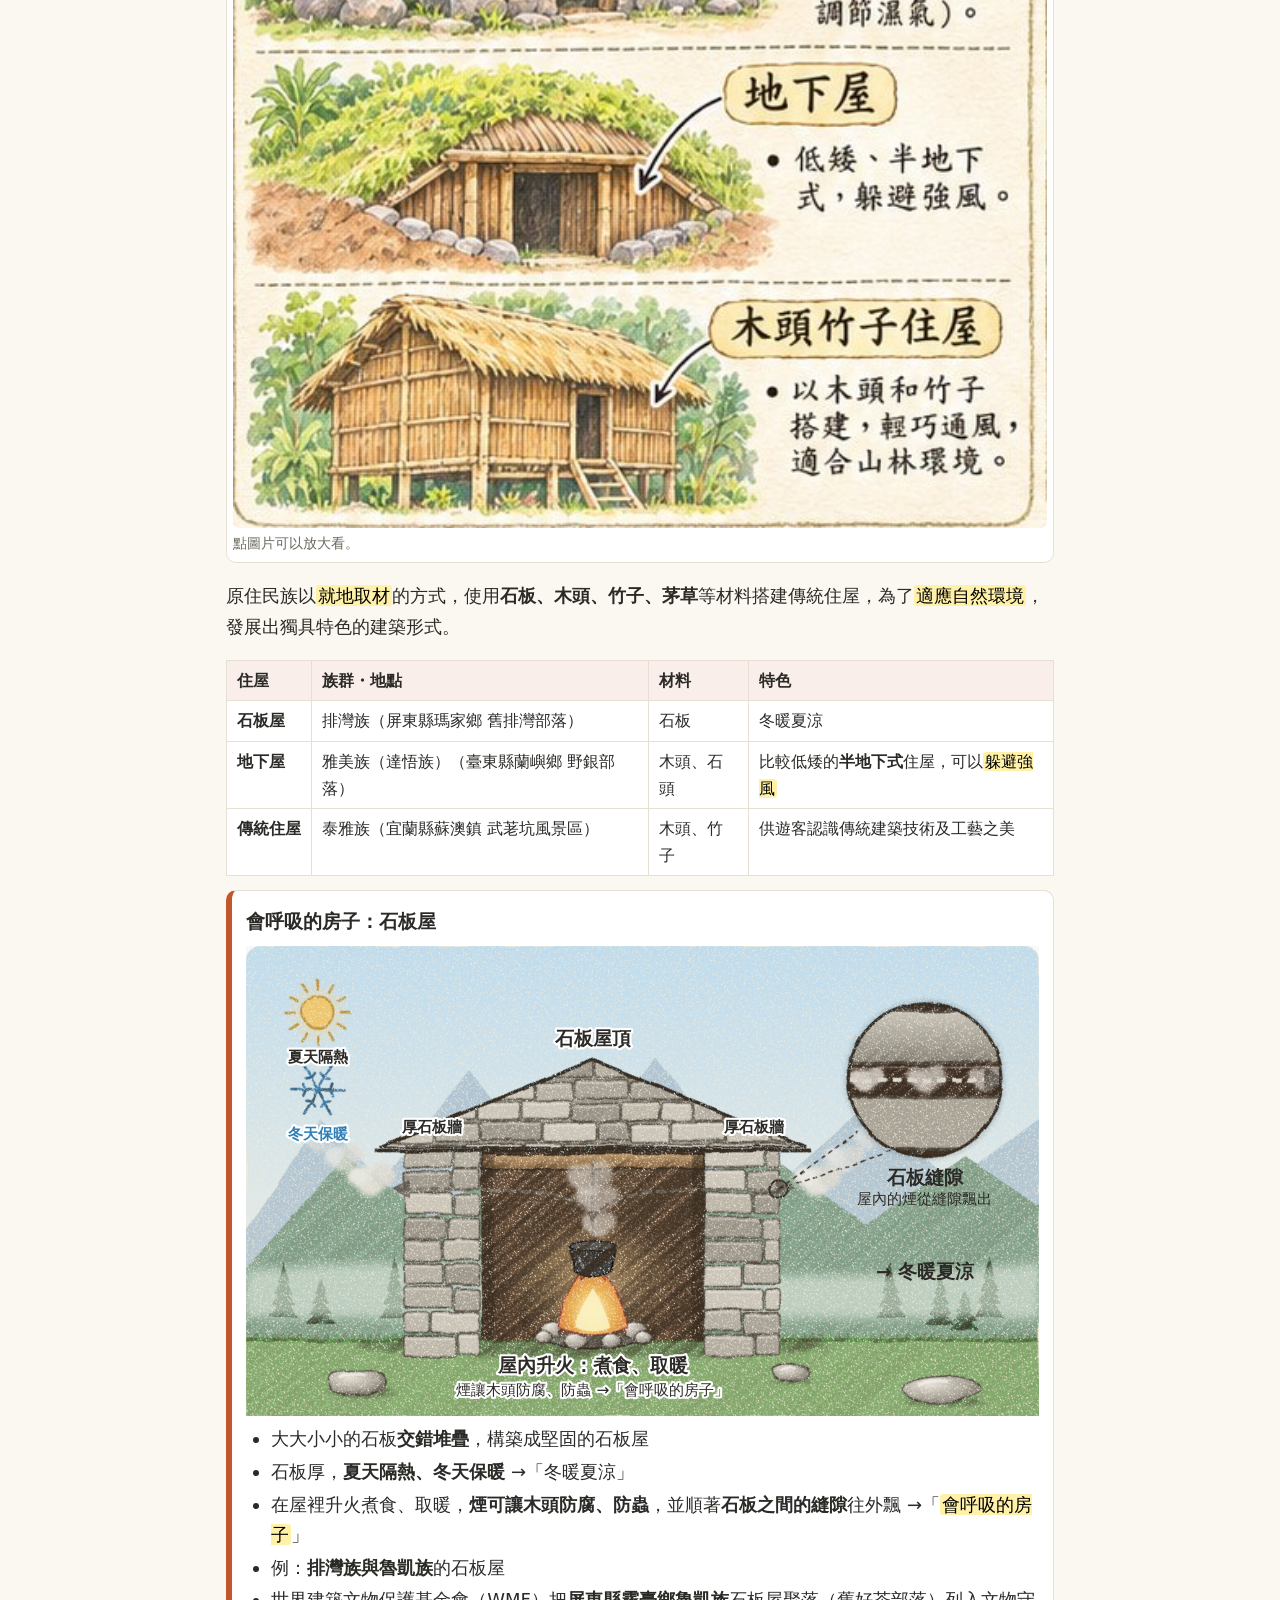
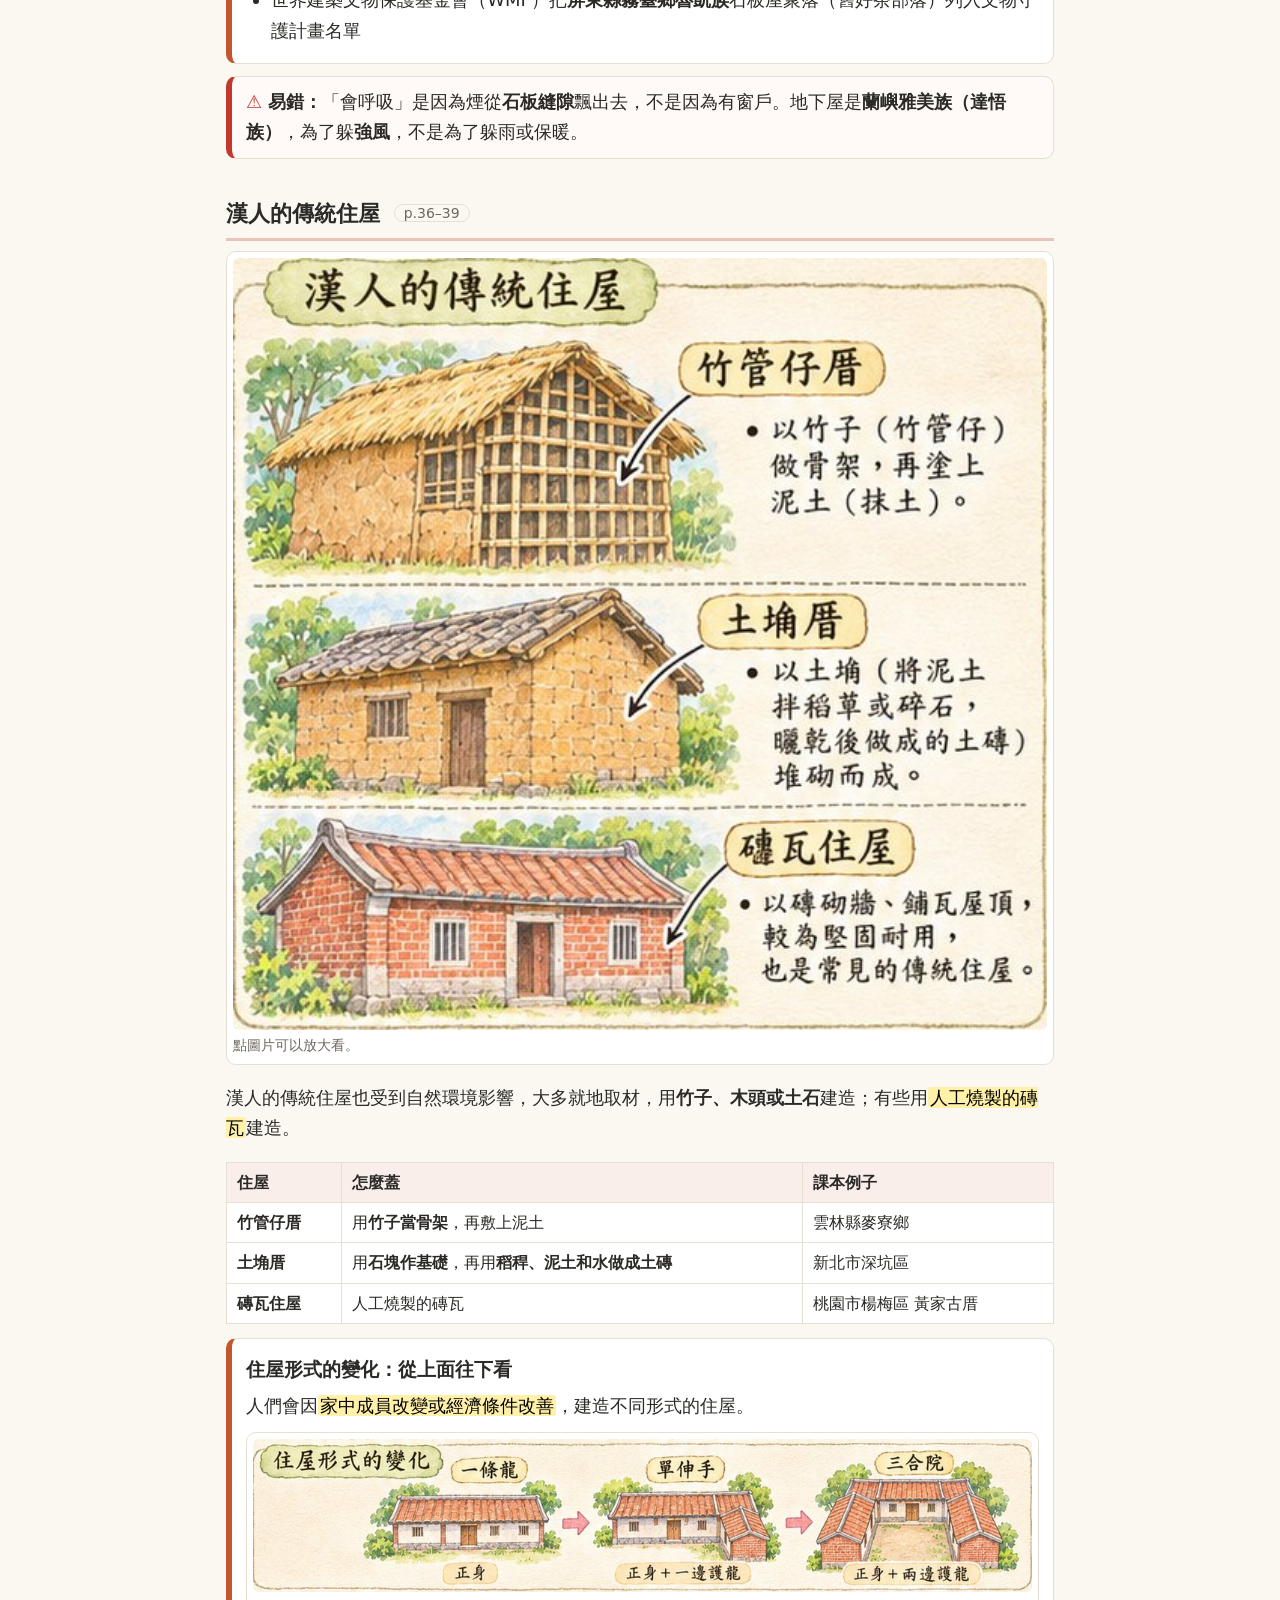
<file: social/notes.html>
<!doctype html>
<html lang="zh-Hant">
<head>
<meta charset="utf-8">
<meta name="viewport" content="width=device-width, initial-scale=1">
<title>社會 重點整理｜四上期中考</title>
<link rel="stylesheet" href="../assets/style.css">
<link rel="stylesheet" href="../assets/notes-4a.css">
</head>
<body class="social s12">
<div class="wrap notes">
  <header class="top"><a class="home" href="../index.html">← 回首頁</a><a class="home" href="quiz.html">去寫練習卷 →</a></header>
  <h1>社會 重點整理</h1>
  <p class="sub">康軒 社會 四上。<b>期中考只考第一單元 家鄉的自然環境、第二單元 家鄉的傳統住屋與器物</b>（課本 p.6–51），預設只顯示這兩個單元。第三到五單元留給下次段考，按「全冊」就看得到。</p>
  <div class="scope" role="group" aria-label="範圍"><span>範圍：</span><button type="button" data-s="12" aria-pressed="true">期中考（一、二單元）</button><button type="button" data-s="all" aria-pressed="false">全冊（一到五單元）</button></div>
  <p class="legend"><span class="hl">黃色底</span>＝重點　<span class="star">⚠</span>＝容易弄錯　「課堂補充」＝老師講義和上課筆記</p>
  <details class="sum-sheet">
    <summary>考前一頁總複習（社會，點開看）</summary>
    <a href="../print/4A_社會.jpg" target="_blank" rel="noopener"><img src="../print/4A_社會.jpg" alt="四上社會期中考一頁總複習" width="1240" height="1754" loading="lazy"></a>
    <p class="sub">點圖片開新分頁放大看；要列印請<a href="../print/4A_社會.pdf" target="_blank" rel="noopener">下載 PDF</a>。</p>
  </details>
  <nav class="toc">
    <a href="#u1">★ 第一單元 家鄉的自然環境</a><a href="#s3">家鄉在哪裡</a><a href="#s4">家鄉與地圖：四種地圖</a><a href="#s5">地圖的四個要素</a><a href="#s6">家鄉的電子地圖</a><a href="#s7">地形的種類</a><a href="#s8">地形與生活</a><a href="#s9">家鄉的氣候</a><a href="#s10">氣候與居民的生活</a><a href="#s11">家鄉的水資源</a><a href="#s12">水資源與居民的生活</a><a href="#s13">小小探究家：何時旅遊比較好？</a><a href="#u2">★ 第二單元 家鄉的傳統住屋與器物</a><a href="#s15">原住民族的傳統住屋</a><a href="#s16">漢人的傳統住屋</a><a href="#s17">傳統住屋的改變</a><a href="#s18">器物與生活</a><a href="#s19">生活器物的現代風貌</a><a href="#s20">小小探究家：器物大不同</a><a href="#cmp1">比一比：原住民族和漢人的住屋與器物</a><a class="later" href="#u3">★ 第三單元 家鄉的傳統信仰與老街</a><a class="later" href="#u4">★ 第四單元 家鄉的作息、節慶與節日</a><a class="later" href="#cmp2">比一比：信仰、作息與節慶</a><a class="later" href="#fest">一年的節日月曆</a><a class="later" href="#u5">★ 第五單元 主題探究與實作：介紹家鄉有方法</a><a href="#s42">附錄 臺灣行政區圖與六都</a><a href="#s43">附錄 臺灣主要地形、河川分布圖</a><a href="#res">★ 課本 QR Code 資源</a>
  </nav>

<div class="unit" id="u1">第一單元　家鄉的自然環境</div>
<section>
  <h2 id="s1">單元階層圖 <span class="pg">p.6、p.9</span></h2>
  <p class="sub">課本教的「階層圖」：主概念 → 次概念 → 說明。整個單元就是這張圖。</p>
  <div class="hier" style="--hc:var(--accent)">
    <div class="h-root">家鄉的自然環境</div>
    <div class="h-kids">
      <div class="h-node"><div class="h-mid">家鄉在哪裡</div><ul><li>從地圖看家鄉</li><li>家鄉與地圖</li><li>地圖的要素</li><li>家鄉的電子地圖</li></ul></div>
      <div class="h-node"><div class="h-mid">家鄉的地形</div><ul><li>地形的種類</li><li>地形與生活</li></ul></div>
      <div class="h-node"><div class="h-mid">氣候、水資源與生活</div><ul><li>家鄉的氣候</li><li>氣候與居民的生活</li><li>家鄉的水資源</li><li>水資源與居民的生活</li></ul></div>
    </div>
  </div>
  
</section>

<section>
  <h2 id="s2">單元開頭：頭城的地方特色 <span class="pg">p.8–9</span></h2>
  <div class="box">
    <p>圖畫裡哪些和<mark>自然環境</mark>有關？</p>
    <div class="tbl"><table>
      <tr><th>圖中看到的</th><th>代表什麼</th><th>和自然環境有關？</th></tr>
      <tr><td>海上的海豚</td><td>可以搭船賞鯨</td><td>有關（海洋）</td></tr>
      <tr><td>有人衝浪</td><td>靠近海邊</td><td>有關（海浪）</td></tr>
      <tr><td>海上的島</td><td>龜山島</td><td>有關</td></tr>
      <tr><td>圓圓的水果</td><td>頭城特產甜心芭樂</td><td>有關（土地、氣候種出的作物）</td></tr>
      <tr><td>斜斜的建築</td><td>蘭陽博物館，造型像躍出海面的鯨魚</td><td>是人蓋的建築</td></tr>
      <tr><td>紅紙寫「慶讚中元」</td><td>頭城搶孤活動</td><td>是節慶活動</td></tr>
    </table></div>
  </div>
</section>

<section>
  <h2 id="s3">家鄉在哪裡 <span class="pg">p.10–11</span></h2>
  <div class="box">
    <p>我們<mark>出生、成長，或是長期生活</mark>的地方，都是我們的家鄉，所以<mark>家鄉可能不只一個</mark>。</p>
    <ul>
      <li>臺南出生、長大 → 家鄉在臺南市，位在臺灣<b>南部</b></li>
      <li>嘉義出生、從小住新北市 → 覺得家鄉在新北市，位在臺灣<b>北部</b></li>
      <li>花蓮縣位在臺灣<b>東部</b>，有高大山脈，也有廣闊海洋</li>
      <li>現在住新竹市（地圖上看起來非常小）、小學前住臺中市 → <b>兩個都是家鄉</b></li>
    </ul>
  </div>
  <div class="box warn"><span class="star">⚠</span> <b>易錯：</b>「家鄉只有一個，就是出生的地方」是錯的。長期生活的地方也算家鄉。</div>
</section>

<section>
  <h2 id="s4">家鄉與地圖：四種地圖 <span class="pg">p.12–13</span></h2>
  <figure class="fig pic"><a href="../assets/img/04-map-kinds.jpg" target="_blank" rel="noopener"><img src="../assets/img/04-map-kinds.jpg" alt="四種地圖：行政區圖、交通路線圖、地形圖、觀光導覽圖" width="1040" height="384" loading="lazy"></a><figcaption>圖中例子和課本不同（課本用臺北市的地圖），考試以課本為準。　點圖片可以放大看。</figcaption></figure>
  <p>不同種類的地圖，顯示的資訊不一樣。依照<mark>想了解的主題</mark>選地圖。</p>
  <div class="tbl"><table>
    <tr><th>想知道</th><th>看哪一種地圖</th><th>課本例子</th></tr>
    <tr><td>家鄉有哪些行政區</td><td><b>行政區圖</b></td><td>臺北市共有 12 個行政區（文山區在最南邊）</td></tr>
    <tr><td>主要交通路線</td><td><b>交通路線圖</b></td><td>鐵路、高速鐵路、國道、省道、捷運</td></tr>
    <tr><td>地勢高低、河川分布</td><td><b>地形圖</b></td><td>用顏色深淺表示高度，有河川流過</td></tr>
    <tr><td>有哪些景點</td><td><b>觀光導覽圖</b></td><td>臺北101、故宮、動物園、龍山寺</td></tr>
  </table></div>
  <div class="box warn"><span class="star">⚠</span> <b>易錯：</b>「地勢高低」要看<b>地形圖</b>，不是行政區圖；「景點」要看<b>觀光導覽圖</b>，不是交通路線圖。</div>
</section>

<section>
  <h2 id="s5">地圖的四個要素 <span class="pg">p.14</span></h2>
  <div class="tbl"><table>
    <tr><th>要素</th><th>作用</th></tr>
    <tr><td><b>圖名</b></td><td>地圖的名稱，通常根據<mark>主題或區域範圍</mark>來命名，例如「嘉義市東區地圖（局部）」</td></tr>
    <tr><td><b>方向標</b></td><td>表示地圖上的方位（北、東、南、西）。沒有方向標就不知道哪邊是北方</td></tr>
    <tr><td><b>比例尺</b></td><td>表示<mark>實際距離在地圖上被縮小的程度</mark></td></tr>
    <tr><td><b>圖例</b></td><td>用<mark>簡單的符號</mark>，表示實際景物的說明（學校、銀行、派出所、公園、醫院…）</td></tr>
  </table></div>
  <div class="box">
    <h3>比例尺怎麼讀</h3>
    <figure class="fig pic"><a href="../assets/img/04-map-elements.jpg" target="_blank" rel="noopener"><img src="../assets/img/04-map-elements.jpg" alt="地圖的四個要素：圖名、方向標、圖例、比例尺" width="1040" height="372" loading="lazy"></a><figcaption>點圖片可以放大看。</figcaption></figure>
    <p>黑色一段或白色一段的長度，<b>各代表實際距離 75 公尺</b>。黑白兩段加起來是 150 公尺。</p>
  </div>
  <div class="box warn"><span class="star">⚠</span> <b>易錯：</b>一段代表 75 公尺，不是 150 公尺。150 是兩段加起來。</div>
</section>

<section>
  <h2 id="s6">家鄉的電子地圖 <span class="pg">p.15–17</span></h2>
  <div class="box">
    <ul>
      <li><b>輸入搜尋地點</b>：輸入地點或地址，就能快速找到位置</li>
      <li><b>放大、縮小</b>：點擊「＋」「－」號，依需求縮放地圖範圍</li>
      <li><b>切換模式</b>：點選左下角，切換不同的呈現模式</li>
    </ul>
  </div>
  <div class="tbl"><table>
    <tr><th>模式</th><th>適合用來</th><th>畫面上的顏色</th></tr>
    <tr><td><b>地圖模式</b></td><td>更快找到<mark>重要道路或景物的名稱</mark></td><td><span class="sw" style="background:#9ccc8a"></span>綠色區塊：公園、綠地<br><span class="sw" style="background:#f2c94c"></span>黃色線條：主要道路<br><span class="sw" style="background:#5b9bd5"></span>藍色線條：河流（溪）</td></tr>
    <tr><td><b>衛星模式</b></td><td>看見真實的道路、<mark>密集的房子</mark>，以及<mark>山地和樹林</mark></td><td><span class="sw" style="background:#a9a9a0"></span>灰白色一大塊：密集的房子（市區）<br><span class="sw" style="background:#2f4a2a"></span>深綠色：山地、樹林</td></tr>
  </table></div>
  <div class="box">
    <h3>社會充電站：利用地圖探索家鄉（臺北市大同區）<span class="pg" style="margin-left:6px">p.18–19</span></h3>
    <p>四個步驟，順序要記得：</p>
    <p><b>1 查詢電子地圖</b> → <b>2 設計圖例</b> → <b>3 製作地圖</b> → <b>4 參訪景點</b></p>
    <ul>
      <li>設計圖例時，可把<mark>相近的景物整併為同一種符號</mark>（例：圖書館畫成一本書、公園用秋千）</li>
      <li>規畫戶外教育時，要估算<b>走路、用餐、在每個景點停留</b>的時間</li>
    </ul>
  </div>
</section>

<section>
  <h2 id="s7">地形的種類 <span class="pg">p.20–21</span></h2>
  <figure class="fig pic"><a href="../assets/img/soc-landforms.jpg" target="_blank" rel="noopener"><img src="../assets/img/soc-landforms.jpg" alt="站在高處看五種地形：山地、丘陵、盆地、台地、平原" width="1600" height="893" loading="lazy"></a><figcaption>台地頂部平坦、邊緣是陡坡；盆地四周高、中間低平。高度請看下面的示意圖（丘陵和山地以 1000 公尺分界）。　點圖片可以放大看。</figcaption></figure>
  <p>地形是指<mark>地表高低起伏的型態</mark>。可以用實地觀察、空拍照片、閱讀地圖來認識。</p>
  <div class="ladder box">
    <svg viewBox="0 0 640 190" role="img" aria-label="五種地形高低示意">
      <path d="M10 160 H110 C130 160 130 130 150 130 H220 C240 130 240 150 260 150 H320 C380 150 380 100 430 95 C470 90 480 30 540 25 C590 22 600 120 630 160" fill="none" stroke="var(--plain)" stroke-width="4"/>
      <line x1="10" y1="100" x2="630" y2="100" stroke="var(--accent)" stroke-dasharray="5 5" stroke-width="1.5"/>
      <text x="620" y="94" text-anchor="end" font-size="12" style="fill:var(--accent)">1000 公尺</text>
      <g font-size="18" font-weight="700" text-anchor="middle">
        <text x="60" y="152">平原</text><text x="185" y="122">台地</text><text x="290" y="142">盆地</text><text x="410" y="88" >丘陵</text><text x="540" y="18">山地</text>
      </g>
      <g class="cap" font-size="12" text-anchor="middle" style="fill:var(--muted)">
        <text x="60" y="182">平坦廣闊</text><text x="185" y="182">頂部平坦、邊緣陡坡</text><text x="290" y="182">四周高、中間低平</text><text x="410" y="182">≤1000m、坡度較平緩</text><text x="545" y="182">≥1000m、高聳</text>
      </g>
    </svg>
  </div>
  <div class="tbl"><table>
    <tr><th>地形</th><th>特徵（關鍵字）</th><th>課本例子</th></tr>
    <tr><td><b>平原</b></td><td>平坦廣闊</td><td>宜蘭平原</td></tr>
    <tr><td><b>盆地</b></td><td>四周高，中間低平</td><td>埔里盆地（南投）</td></tr>
    <tr><td><b>台地</b></td><td>頂部平坦，邊緣以陡坡和低地相接</td><td>大肚台地（臺中）</td></tr>
    <tr><td><b>丘陵</b></td><td>高度<mark>不超過 1000 公尺</mark>、坡度較平緩</td><td>苗栗丘陵</td></tr>
    <tr><td><b>山地</b></td><td>高聳，高度在 <mark>1000 公尺以上</mark></td><td>中央山脈</td></tr>
  </table></div>
  <div class="box warn"><span class="star">⚠</span> <b>易錯：</b>盆地和台地最容易搞混。<b>盆地</b>像臉盆，四周高、中間低；<b>台地</b>像桌子，上面平、旁邊是陡坡。丘陵和山地用 <b>1000 公尺</b>分開。</div>
</section>

<section>
  <h2 id="s8">地形與生活 <span class="pg">p.22–23</span></h2>
  <figure class="fig pic"><a href="../assets/img/04-land-life.jpg" target="_blank" rel="noopener"><img src="../assets/img/04-land-life.jpg" alt="地形與生活" width="1040" height="300" loading="lazy"></a><figcaption>課本的例子是新北市石碇區（丘陵種茶）、臺中市和平區（山地種甜柿），考試以課本為準。　點圖片可以放大看。</figcaption></figure>
  <div class="box">
    <p><b>平原、盆地、台地</b>（較平坦）→ 有利於<mark>種植作物、建築房屋、交通建設</mark> → 形成<b>農田遍布的農村</b>，或<b>高樓林立的都市</b>。<b>靠海的平原</b> → 可能看到一池池<b>魚塭的漁村</b>。</p>
    <p><b>丘陵、山地</b>（起伏較大）→ 居民活動<mark>受到限制</mark> → 多選在<b>坡度較平緩的山坡地</b>開闢<b>茶園、果園</b>。</p>
    <p>地形影響居民的生活方式；居民的活動也<mark>改變了地表的景觀與樣貌</mark>。</p>
  </div>
  <div class="tbl"><table>
    <tr><th>地方</th><th>地形</th><th>居民生活</th></tr>
    <tr><td>臺東縣 池上鄉</td><td>平原</td><td>一大片稻田</td></tr>
    <tr><td>臺北市 信義區</td><td>盆地</td><td>四周山圍繞、地形平坦、交通便利，熱鬧的大都市</td></tr>
    <tr><td>屏東縣 枋寮鄉</td><td>平原（靠海岸）</td><td>很多魚塭</td></tr>
    <tr><td>新北市 石碇區</td><td>丘陵</td><td>氣候適宜、排水良好 → 種茶、製茶</td></tr>
    <tr><td>臺中市 和平區</td><td>山地</td><td>大多以種植水果為生（甜柿）</td></tr>
  </table></div>
  <div class="box warn"><span class="star">⚠</span> <b>易錯：</b>臺北市信義區是<b>盆地</b>，不是平原；石碇種茶是<b>丘陵</b>，不是山地。</div>
</section>

<section>
  <h2 id="s9">家鄉的氣候 <span class="pg">p.24–25</span></h2>
  <div class="box">
    <p>氣候是指<mark>一個地區長時間的天氣平均狀況</mark>。認識氣候，可以從<b>氣溫圖</b>和<b>雨量圖</b>開始。</p>
  </div>
  <div class="tbl"><table>
    <tr><th>地方</th><th>特色</th><th>圖上的數字</th></tr>
    <tr><td>宜蘭</td><td><b>夏熱冬冷</b></td><td class="num">7月 28.9°C ／ 1月 16.6°C</td></tr>
    <tr><td>屏東 恆春</td><td><b>四季氣溫高</b></td><td class="num">7月 28.7°C ／ 1月 21.1°C</td></tr>
    <tr><td>基隆</td><td><b>四季多雨</b></td><td class="num">只有 7月 119.5 毫米低於 200</td></tr>
    <tr><td>高雄</td><td><b>夏季多雨、冬季少雨</b></td><td class="num">6–8月都超過 300 毫米（8月最多 512.4）<br>2月最少，只有 17.7 毫米</td></tr>
  </table></div>
  <div class="box warn"><span class="star">⚠</span> <b>易錯：</b>宜蘭和恆春的 7 月氣溫差不多（28.9 和 28.7），真正的差別在<b>冬天</b>：宜蘭 1 月只有 16.6°C，恆春還有 21.1°C。所以判斷「四季氣溫高」要看最冷的月份。</div>
</section>

<section>
  <h2 id="s10">氣候與居民的生活 <span class="pg">p.26</span></h2>
  <figure class="fig pic"><a href="../assets/img/04-climate-life.jpg" target="_blank" rel="noopener"><img src="../assets/img/04-climate-life.jpg" alt="氣候影響生活：九份、澎湖七美、屏東" width="492" height="352" loading="lazy"></a><figcaption>課本說九份的屋頂用瀝青製成的油毛氈防雨。　點圖片可以放大看。</figcaption></figure>
  <div class="box">
    <p>居民會根據不同的氣候，選擇不同的<mark>建材</mark>、種植適合的<mark>作物</mark>、從事多樣化的<mark>休閒活動</mark>，發展出合適的生活方式。</p>
    <ul>
      <li><b>建材</b>：新北市瑞芳區<b>九份</b>常常下雨 → 屋頂用<b>瀝青製成的油毛氈</b>，黑色屋頂是很好的防雨建材</li>
      <li><b>作物</b>：<b>澎湖</b>七美鄉雨下得比較少 → 種需水較少的耐旱作物<b>花生</b></li>
      <li><b>休閒活動</b>：屏東天氣炎熱 → 夏天到海邊堆沙堡、戲水；高雄夏天高溫 → 待在涼快的地方吃冰</li>
    </ul>
  </div>
  <div class="box warn"><span class="star">⚠</span> <b>易錯：</b>九份是<b>多雨</b>（所以防雨屋頂），澎湖是<b>少雨</b>（所以種耐旱的花生）。兩個剛好相反，不要對調。</div>
</section>

<section>
  <h2 id="s11">家鄉的水資源 <span class="pg">p.27</span></h2>
  <figure class="fig pic"><a href="../assets/img/04-water-res.jpg" target="_blank" rel="noopener"><img src="../assets/img/04-water-res.jpg" alt="家鄉的水資源：河川、湖泊、地下水、海洋" width="548" height="352" loading="lazy"></a><figcaption>點圖片可以放大看。</figcaption></figure>
  <div class="box">
    <p><mark>河川、湖泊、地下水、海洋</mark>等，都是家鄉重要的水資源。</p>
    <ul>
      <li>河川的水量會因<b>季節的降雨量</b>而不同</li>
      <li>例：中部的<b>濁水溪</b>夏季雨量多，河水量也多；冬季雨量少，部分<b>河床裸露</b></li>
      <li>河水多<b>流入海洋</b>，或<b>滲入地下成為地下水</b></li>
    </ul>
    <svg class="dg" viewBox="0 0 640 430" role="img" aria-label="河川上中下游與水庫位置"><defs><filter id="blur" x="-30%" y="-30%" width="160%" height="160%"><feGaussianBlur stdDeviation="1.6"/></filter>
<filter id="blur3" x="-40%" y="-40%" width="180%" height="180%"><feGaussianBlur stdDeviation="4"/></filter>
<filter id="tex"><feOffset dx="0" dy="0"/></filter>
<filter id="texc"><feOffset dx="0" dy="0"/></filter>
<filter id="wob" x="-3%" y="-3%" width="106%" height="106%"><feTurbulence type="fractalNoise" baseFrequency=".05" numOctaves="2" seed="3"/><feDisplacementMap in="SourceGraphic" scale="1.8"/></filter>
<radialGradient id="gStone" cx=".35" cy=".3" r=".85"><stop offset="0" stop-color="#e6e0d3"/><stop offset=".55" stop-color="#aaa395"/><stop offset="1" stop-color="#6c675b"/></radialGradient>
<linearGradient id="gSoil" x1="0" y1="0" x2="0" y2="1"><stop offset="0" stop-color="#b99466"/><stop offset="1" stop-color="#7a5a38"/></linearGradient>
<linearGradient id="gMud" x1="0" y1="0" x2="0" y2="1"><stop offset="0" stop-color="#9c7448"/><stop offset="1" stop-color="#5f4228"/></linearGradient>
<linearGradient id="gBark" x1="0" y1="0" x2="1" y2="0"><stop offset="0" stop-color="#8a6440"/><stop offset=".6" stop-color="#5b3f26"/><stop offset="1" stop-color="#3b2814"/></linearGradient>
<linearGradient id="gWood" x1="0" y1="0" x2="1" y2="0"><stop offset="0" stop-color="#cf9a5c"/><stop offset=".5" stop-color="#a8733c"/><stop offset="1" stop-color="#7d5128"/></linearGradient>
<linearGradient id="gWoodV" x1="0" y1="0" x2="0" y2="1"><stop offset="0" stop-color="#c99a62"/><stop offset="1" stop-color="#8d6334"/></linearGradient>
<linearGradient id="gSlate" x1="0" y1="0" x2="0" y2="1"><stop offset="0" stop-color="#c9c3b4"/><stop offset="1" stop-color="#8f897c"/></linearGradient>
<linearGradient id="gMetal" x1="0" y1="0" x2="0" y2="1"><stop offset="0" stop-color="#dfe4ea"/><stop offset=".5" stop-color="#a7afb8"/><stop offset="1" stop-color="#7a828c"/></linearGradient>
<linearGradient id="gWater" x1="0" y1="0" x2="0" y2="1"><stop offset="0" stop-color="#cfeaf8"/><stop offset=".5" stop-color="#8cc3e6"/><stop offset="1" stop-color="#4a88bd"/></linearGradient>
<linearGradient id="gFishO" x1="0" y1="0" x2="0" y2="1"><stop offset="0" stop-color="#b9561b"/><stop offset=".45" stop-color="#ee8a37"/><stop offset="1" stop-color="#f9deaa"/></linearGradient>
<linearGradient id="gFishG" x1="0" y1="0" x2="0" y2="1"><stop offset="0" stop-color="#55702a"/><stop offset=".5" stop-color="#93b44c"/><stop offset="1" stop-color="#e6edb8"/></linearGradient>
<pattern id="pScale" width="8" height="6" patternUnits="userSpaceOnUse"><path d="M0 6A4 4 0 0 1 8 6M-4 3A4 4 0 0 1 4 3M4 3A4 4 0 0 1 12 3" fill="none" stroke="#000" stroke-width=".7" opacity=".35"/></pattern>
<radialGradient id="gLeaf" cx=".4" cy=".35" r=".8"><stop offset="0" stop-color="#9ed26c"/><stop offset=".6" stop-color="#58a041"/><stop offset="1" stop-color="#2f6a2c"/></radialGradient>
<radialGradient id="gBead" cx=".35" cy=".3" r=".8"><stop offset="0" stop-color="#fff"/><stop offset=".5" stop-color="#cfe9f7"/><stop offset="1" stop-color="#5a9fd0"/></radialGradient>
<radialGradient id="gGlow" cx=".5" cy=".5" r=".5"><stop offset="0" stop-color="#ffd27a" stop-opacity=".9"/><stop offset="1" stop-color="#ffd27a" stop-opacity="0"/></radialGradient>
<linearGradient id="gSky" x1="0" y1="0" x2="0" y2="1"><stop offset="0" stop-color="#b8dcf3"/><stop offset="1" stop-color="#fbf3de"/></linearGradient><marker id="m6" viewBox="0 0 10 10" refX="8" refY="5" markerWidth="6" markerHeight="6" orient="auto-start-reverse"><path d="M0 0L10 5L0 10z" fill="#2f7fb8"/></marker><linearGradient id="gSea" x1="0" y1="0" x2="0" y2="1"><stop offset="0" stop-color="#8cc7ea"/><stop offset="1" stop-color="#3f86bd"/></linearGradient><linearGradient id="gGW" x1="0" y1="0" x2="0" y2="1"><stop offset="0" stop-color="#6fa8d6"/><stop offset="1" stop-color="#3f7fb0"/></linearGradient><linearGradient id="gHill" x1="0" y1="0" x2="1" y2="1"><stop offset="0" stop-color="#a9d37c"/><stop offset="1" stop-color="#6fa04a"/></linearGradient><linearGradient id="gConc" x1="0" y1="0" x2="1" y2="0"><stop offset="0" stop-color="#d8d4ca"/><stop offset="1" stop-color="#8f8a7e"/></linearGradient><clipPath id="rc"><rect width="640" height="242" rx="12"/></clipPath><filter id="pencil" x="-20%" y="-20%" width="140%" height="140%" color-interpolation-filters="sRGB">
<feTurbulence type="fractalNoise" baseFrequency=".03" numOctaves="2" seed="4" result="w"/>
<feDisplacementMap in="SourceGraphic" in2="w" scale="3.4" xChannelSelector="R" yChannelSelector="G" result="d"/>
<feColorMatrix in="d" type="saturate" values=".8" result="ds"/>
<feTurbulence type="fractalNoise" baseFrequency="1.1 .65" numOctaves="2" seed="9" result="g"/>
<feColorMatrix in="g" type="matrix" values="0 0 0 0 0 0 0 0 0 0 0 0 0 0 0 4.4 0 0 0 -1.0" result="ga"/>
<feComposite in="ds" in2="ga" operator="in" result="grain"/>
<feColorMatrix in="d" type="matrix" values="0 0 0 0 .22 0 0 0 0 .17 0 0 0 0 .12 -.5 -.9 -.1 0 .95" result="sh0"/>
<feComposite in="sh0" in2="d" operator="in" result="shade"/>
<feTurbulence type="fractalNoise" baseFrequency=".007 .24" numOctaves="1" seed="2" result="s"/>
<feColorMatrix in="s" type="matrix" values="0 0 0 0 0 0 0 0 0 0 0 0 0 0 0 7 0 0 0 -3" result="sa"/>
<feComposite in="shade" in2="sa" operator="in" result="hatch"/>
<feComponentTransfer in="hatch" result="hatch2"><feFuncA type="linear" slope="1.3"/></feComponentTransfer>
<feMerge><feMergeNode in="grain"/><feMergeNode in="hatch2"/></feMerge></filter>
<filter id="paper" x="0" y="0" width="100%" height="100%"><feTurbulence type="fractalNoise" baseFrequency=".9" numOctaves="3" seed="6"/><feColorMatrix type="matrix" values="0 0 0 0 .5 0 0 0 0 .4 0 0 0 0 .25 0 0 0 .16 0"/></filter></defs><rect width="640" height="430" rx="12" fill="#f8f1e0"/><rect width="640" height="430" rx="12" filter="url(#paper)"/><g transform="rotate(-40 320.0 215.0)"><g filter="url(#pencil)"><g transform="rotate(40 320.0 215.0)"><rect width="640" height="430" rx="12" fill="#fbf8f2"/><g clip-path="url(#rc)"><rect width="640" height="242" fill="url(#gSky)"/><path d="M0 150L48 64L84 100L132 36L178 108L222 74L262 130V200H0z" fill="#9db9cf"/><path d="M132 36l-14 22l10 -4l8 10l8 -12l8 6z" fill="#fff" opacity=".8"/><path d="M48 64l-10 16l8-4l6 8l6-9l5 4z" fill="#fff" opacity=".8"/><path d="M0 138L60 92L120 112L200 148L290 178L400 198L520 210V242H0z" fill="url(#gHill)" filter="url(#texc)"/><path d="M0 138L60 92L120 112L200 148L290 178L400 198L520 210" fill="none" stroke="#4f8a3a" stroke-width="2.4"/><path d="M0 160L60 124L130 146L220 184L300 204L400 224L520 232V250H0z" fill="#7ab05a" opacity=".6"/><path d="M300 196h34l4 12h-34z" fill="#e0c068" stroke="#5c8a3a" stroke-width="1"/><path d="M304 197l2 10" stroke="#5c8a3a" stroke-width=".7" opacity=".7"/><path d="M311 197l2 10" stroke="#5c8a3a" stroke-width=".7" opacity=".7"/><path d="M318 197l2 10" stroke="#5c8a3a" stroke-width=".7" opacity=".7"/><path d="M325 197l2 10" stroke="#5c8a3a" stroke-width=".7" opacity=".7"/><path d="M338 200h34l4 12h-34z" fill="#a7cf6f" stroke="#5c8a3a" stroke-width="1"/><path d="M342 201l2 10" stroke="#5c8a3a" stroke-width=".7" opacity=".7"/><path d="M349 201l2 10" stroke="#5c8a3a" stroke-width=".7" opacity=".7"/><path d="M356 201l2 10" stroke="#5c8a3a" stroke-width=".7" opacity=".7"/><path d="M363 201l2 10" stroke="#5c8a3a" stroke-width=".7" opacity=".7"/><path d="M376 204h34l4 12h-34z" fill="#e0c068" stroke="#5c8a3a" stroke-width="1"/><path d="M380 205l2 10" stroke="#5c8a3a" stroke-width=".7" opacity=".7"/><path d="M387 205l2 10" stroke="#5c8a3a" stroke-width=".7" opacity=".7"/><path d="M394 205l2 10" stroke="#5c8a3a" stroke-width=".7" opacity=".7"/><path d="M401 205l2 10" stroke="#5c8a3a" stroke-width=".7" opacity=".7"/><path d="M414 208h34l4 11h-34z" fill="#a7cf6f" stroke="#5c8a3a" stroke-width="1"/><path d="M418 209l2 9" stroke="#5c8a3a" stroke-width=".7" opacity=".7"/><path d="M425 209l2 9" stroke="#5c8a3a" stroke-width=".7" opacity=".7"/><path d="M432 209l2 9" stroke="#5c8a3a" stroke-width=".7" opacity=".7"/><path d="M439 209l2 9" stroke="#5c8a3a" stroke-width=".7" opacity=".7"/><rect x="452" y="178" width="14" height="34" fill="#d6d1c4" stroke="#6d685f" stroke-width="1.2"/><rect x="454.5" y="184" width="3.6" height="4" fill="#8fb4d4"/><rect x="460.5" y="184" width="3.6" height="4" fill="#8fb4d4"/><rect x="454.5" y="192" width="3.6" height="4" fill="#8fb4d4"/><rect x="460.5" y="192" width="3.6" height="4" fill="#8fb4d4"/><rect x="454.5" y="200" width="3.6" height="4" fill="#8fb4d4"/><rect x="460.5" y="200" width="3.6" height="4" fill="#8fb4d4"/><rect x="468" y="166" width="16" height="46" fill="#d6d1c4" stroke="#6d685f" stroke-width="1.2"/><rect x="470.5" y="172" width="3.6" height="4" fill="#8fb4d4"/><rect x="476.5" y="172" width="3.6" height="4" fill="#8fb4d4"/><rect x="470.5" y="180" width="3.6" height="4" fill="#8fb4d4"/><rect x="476.5" y="180" width="3.6" height="4" fill="#8fb4d4"/><rect x="470.5" y="188" width="3.6" height="4" fill="#8fb4d4"/><rect x="476.5" y="188" width="3.6" height="4" fill="#8fb4d4"/><rect x="470.5" y="196" width="3.6" height="4" fill="#8fb4d4"/><rect x="476.5" y="196" width="3.6" height="4" fill="#8fb4d4"/><rect x="470.5" y="204" width="3.6" height="4" fill="#8fb4d4"/><rect x="476.5" y="204" width="3.6" height="4" fill="#8fb4d4"/><rect x="486" y="184" width="14" height="28" fill="#d6d1c4" stroke="#6d685f" stroke-width="1.2"/><rect x="488.5" y="190" width="3.6" height="4" fill="#8fb4d4"/><rect x="494.5" y="190" width="3.6" height="4" fill="#8fb4d4"/><rect x="488.5" y="198" width="3.6" height="4" fill="#8fb4d4"/><rect x="494.5" y="198" width="3.6" height="4" fill="#8fb4d4"/><rect x="502" y="174" width="15" height="38" fill="#d6d1c4" stroke="#6d685f" stroke-width="1.2"/><rect x="504.5" y="180" width="3.6" height="4" fill="#8fb4d4"/><rect x="510.5" y="180" width="3.6" height="4" fill="#8fb4d4"/><rect x="504.5" y="188" width="3.6" height="4" fill="#8fb4d4"/><rect x="510.5" y="188" width="3.6" height="4" fill="#8fb4d4"/><rect x="504.5" y="196" width="3.6" height="4" fill="#8fb4d4"/><rect x="510.5" y="196" width="3.6" height="4" fill="#8fb4d4"/><rect x="504.5" y="204" width="3.6" height="4" fill="#8fb4d4"/><rect x="510.5" y="204" width="3.6" height="4" fill="#8fb4d4"/><rect x="448" y="190" width="10" height="22" fill="#d6d1c4" stroke="#6d685f" stroke-width="1.2"/><rect x="450.5" y="196" width="3.6" height="4" fill="#8fb4d4"/><rect x="456.5" y="196" width="3.6" height="4" fill="#8fb4d4"/><rect x="450.5" y="204" width="3.6" height="4" fill="#8fb4d4"/><rect x="456.5" y="204" width="3.6" height="4" fill="#8fb4d4"/><path d="M522 212L640 212V242H522z" fill="url(#gSea)"/><path d="M528 222q5 -4 10 0t10 0" stroke="#fff" fill="none" stroke-width="1.4" opacity=".8"/><path d="M550 230q5 -4 10 0t10 0" stroke="#fff" fill="none" stroke-width="1.4" opacity=".8"/><path d="M572 222q5 -4 10 0t10 0" stroke="#fff" fill="none" stroke-width="1.4" opacity=".8"/><path d="M594 230q5 -4 10 0t10 0" stroke="#fff" fill="none" stroke-width="1.4" opacity=".8"/><path d="M616 222q5 -4 10 0t10 0" stroke="#fff" fill="none" stroke-width="1.4" opacity=".8"/><path d="M590 220l14 0l-3 6h-8z" fill="#c2572e"/><path d="M597 206v14l9-3z" fill="#fff" stroke="#6d685f" stroke-width=".8"/><path d="M13.0 134.0L22 122.8L31.0 134.0z" fill="#3d6b3a"/><path d="M14.8 127.28L22 116.08L29.2 127.28z" fill="#3d6b3a"/><path d="M16.6 120.56L22 109.36L27.4 120.56z" fill="#3d6b3a"/><path d="M18.400000000000002 113.84L22 102.64L25.599999999999998 113.84z" fill="#3d6b3a"/><path d="M37.0 122.0L46 109.2L55.0 122.0z" fill="#3d6b3a"/><path d="M38.8 114.32L46 101.52L53.2 114.32z" fill="#3d6b3a"/><path d="M40.6 106.64L46 93.84L51.4 106.64z" fill="#3d6b3a"/><path d="M42.4 98.96000000000001L46 86.16000000000001L49.6 98.96000000000001z" fill="#3d6b3a"/><path d="M69.0 106.0L78 94.0L87.0 106.0z" fill="#3d6b3a"/><path d="M70.8 98.8L78 86.8L85.2 98.8z" fill="#3d6b3a"/><path d="M72.6 91.6L78 79.6L83.4 91.6z" fill="#3d6b3a"/><path d="M74.4 84.4L78 72.4L81.6 84.4z" fill="#3d6b3a"/><path d="M95.0 124.0L104 112.8L113.0 124.0z" fill="#3d6b3a"/><path d="M96.8 117.28L104 106.08L111.2 117.28z" fill="#3d6b3a"/><path d="M98.6 110.56L104 99.36L109.4 110.56z" fill="#3d6b3a"/><path d="M100.4 103.84L104 92.64L107.6 103.84z" fill="#3d6b3a"/><path d="M141.0 106.0L150 95.6L159.0 106.0z" fill="#3d6b3a"/><path d="M142.8 99.76L150 89.36L157.2 99.76z" fill="#3d6b3a"/><path d="M144.6 93.52L150 83.11999999999999L155.4 93.52z" fill="#3d6b3a"/><path d="M146.4 87.28L150 76.88L153.6 87.28z" fill="#3d6b3a"/><path d="M167.0 124.0L176 113.6L185.0 124.0z" fill="#3d6b3a"/><path d="M168.8 117.76L176 107.36L183.2 117.76z" fill="#3d6b3a"/><path d="M170.6 111.52L176 101.11999999999999L181.4 111.52z" fill="#3d6b3a"/><path d="M172.4 105.28L176 94.88L179.6 105.28z" fill="#3d6b3a"/><path d="M229.0 158.0L238 149.2L247.0 158.0z" fill="#3d6b3a"/><path d="M230.8 152.72L238 143.92L245.2 152.72z" fill="#3d6b3a"/><path d="M232.6 147.44L238 138.64L243.4 147.44z" fill="#3d6b3a"/><path d="M234.4 142.16L238 133.35999999999999L241.6 142.16z" fill="#3d6b3a"/><path d="M253.0 170.0L262 162.0L271.0 170.0z" fill="#3d6b3a"/><path d="M254.8 165.2L262 157.2L269.2 165.2z" fill="#3d6b3a"/><path d="M256.6 160.4L262 152.4L267.4 160.4z" fill="#3d6b3a"/><path d="M258.4 155.6L262 147.6L265.6 155.6z" fill="#3d6b3a"/><ellipse cx="334.0" cy="201.5" rx="8.8" ry="3.6" fill="#000" opacity=".22" filter="url(#blur)"/><path d="M326.6 200Q327.6 194.0 328.3 188L331.7 188Q332.6 194.0 333.8 200Z" fill="url(#gBark)" stroke="#3b2814" stroke-width=".9"/><path d="M330 192.56l-10 -11M330 194.24l9 -9" stroke="#4a3320" stroke-width="2.2" stroke-linecap="round"/><path d="M329 197v-7M331.2 195v-5" stroke="#2d1e0e" stroke-width=".6" opacity=".6"/><path d="M340.1 186.4C340.1 187.5 337.6 188.6 336.6 189.8C335.6 190.9 335.4 192.7 334.1 193.2C332.7 193.8 330.3 193.2 328.7 193.0C327.0 192.8 325.2 192.7 324.0 191.9C322.7 191.1 321.6 189.4 321.2 188.2C320.8 187.0 321.1 185.8 321.6 184.5C322.0 183.2 322.6 181.2 323.8 180.3C324.9 179.5 326.9 179.3 328.6 179.3C330.2 179.4 332.3 179.8 333.7 180.4C335.0 181.0 335.5 182.1 336.6 183.1C337.6 184.1 340.1 185.3 340.1 186.4Z" fill="#2d6a2a"/><path d="M336.1 184.8C336.0 186.1 335.7 187.7 335.0 188.6C334.2 189.4 332.8 189.6 331.5 190.0C330.1 190.5 328.4 191.6 327.0 191.3C325.7 191.0 324.4 189.3 323.3 188.2C322.2 187.1 320.6 186.0 320.4 184.8C320.2 183.6 321.3 182.0 322.3 181.2C323.3 180.3 325.1 179.9 326.6 179.4C328.1 179.0 330.0 178.0 331.5 178.3C332.9 178.5 334.5 179.8 335.2 180.9C336.0 182.0 336.1 183.5 336.1 184.8Z" fill="#3b7d33"/><path d="M331.8 182.8C331.9 183.7 331.5 184.5 330.7 185.1C330.0 185.7 328.6 186.3 327.4 186.4C326.3 186.5 324.5 186.2 323.6 185.7C322.7 185.1 322.2 183.7 322.2 182.8C322.3 181.9 323.1 180.9 324.0 180.4C324.9 179.8 326.4 179.7 327.4 179.6C328.5 179.5 329.8 179.3 330.5 179.8C331.3 180.4 331.8 181.9 331.8 182.8Z" fill="#4f9540"/><circle cx="336.2" cy="183.8" r="1.2" fill="#8dc65e" opacity=".7"/><circle cx="329.3" cy="185.9" r="2.0" fill="#2a5e27" opacity=".7"/><circle cx="330.0" cy="186.4" r="1.1" fill="#6fb04a" opacity=".7"/><circle cx="331.6" cy="187.2" r="1.5" fill="#6fb04a" opacity=".7"/><circle cx="332.2" cy="183.1" r="1.5" fill="#2a5e27" opacity=".7"/><circle cx="323.9" cy="185.1" r="2.1" fill="#2a5e27" opacity=".7"/><circle cx="327.9" cy="185.6" r="1.5" fill="#6fb04a" opacity=".7"/><circle cx="330.6" cy="186.0" r="1.4" fill="#8dc65e" opacity=".7"/><circle cx="329.6" cy="185.9" r="1.7" fill="#6fb04a" opacity=".7"/><circle cx="329.4" cy="184.3" r="2.1" fill="#2a5e27" opacity=".7"/><circle cx="329.4" cy="180.3" r="1.9" fill="#6fb04a" opacity=".7"/><circle cx="326.0" cy="189.4" r="2.2" fill="#8dc65e" opacity=".7"/><circle cx="332.6" cy="184.6" r="1.9" fill="#6fb04a" opacity=".7"/><circle cx="326.7" cy="184.7" r="2.1" fill="#6fb04a" opacity=".7"/><circle cx="324.6" cy="184.8" r="1.8" fill="#2a5e27" opacity=".7"/><circle cx="332.5" cy="183.7" r="1.7" fill="#6fb04a" opacity=".7"/><ellipse cx="304.0" cy="191.5" rx="8.8" ry="3.6" fill="#000" opacity=".22" filter="url(#blur)"/><path d="M296.6 190Q297.6 184.0 298.3 178L301.7 178Q302.6 184.0 303.8 190Z" fill="url(#gBark)" stroke="#3b2814" stroke-width=".9"/><path d="M300 182.56l-10 -11M300 184.24l9 -9" stroke="#4a3320" stroke-width="2.2" stroke-linecap="round"/><path d="M299 187v-7M301.2 185v-5" stroke="#2d1e0e" stroke-width=".6" opacity=".6"/><path d="M308.3 176.4C308.2 177.6 308.0 179.4 307.3 180.3C306.5 181.3 305.2 181.4 303.9 182.0C302.5 182.6 300.5 184.1 298.9 184.0C297.3 183.9 296.0 182.3 294.5 181.3C293.1 180.4 290.9 179.5 290.2 178.4C289.6 177.2 290.0 175.6 290.6 174.4C291.2 173.3 292.6 172.6 293.9 171.6C295.3 170.6 297.0 169.1 298.7 168.7C300.3 168.4 302.2 168.8 303.7 169.6C305.3 170.3 307.1 171.9 307.9 173.1C308.7 174.2 308.4 175.2 308.3 176.4Z" fill="#2d6a2a"/><path d="M306.1 174.8C306.0 175.9 305.8 177.2 305.0 178.1C304.2 179.1 302.5 180.1 301.1 180.6C299.7 181.1 297.9 181.6 296.4 181.2C295.0 180.8 293.3 179.3 292.4 178.2C291.6 177.1 291.2 175.9 291.4 174.8C291.5 173.7 292.5 172.6 293.5 171.5C294.4 170.4 295.5 168.7 296.9 168.2C298.2 167.6 300.1 167.8 301.6 168.4C303.1 168.9 305.0 170.4 305.7 171.4C306.5 172.5 306.2 173.7 306.1 174.8Z" fill="#3b7d33"/><path d="M302.4 172.8C302.5 173.7 302.0 175.1 301.2 175.8C300.3 176.5 298.5 177.0 297.4 177.0C296.3 176.9 295.5 176.1 294.6 175.4C293.6 174.7 292.1 173.6 292.0 172.8C291.8 172.0 292.7 171.1 293.6 170.5C294.5 170.0 296.2 169.5 297.4 169.4C298.7 169.4 300.1 169.6 300.9 170.1C301.7 170.7 302.4 171.9 302.4 172.8Z" fill="#4f9540"/><circle cx="300.3" cy="178.2" r="1.5" fill="#6fb04a" opacity=".7"/><circle cx="296.1" cy="175.7" r="1.8" fill="#2a5e27" opacity=".7"/><circle cx="299.9" cy="176.5" r="2.2" fill="#2a5e27" opacity=".7"/><circle cx="296.4" cy="174.4" r="1.5" fill="#8dc65e" opacity=".7"/><circle cx="300.1" cy="176.0" r="2.1" fill="#2a5e27" opacity=".7"/><circle cx="299.7" cy="171.6" r="1.2" fill="#6fb04a" opacity=".7"/><circle cx="305.1" cy="176.3" r="2.0" fill="#2a5e27" opacity=".7"/><circle cx="295.2" cy="175.9" r="2.1" fill="#6fb04a" opacity=".7"/><circle cx="300.7" cy="172.9" r="1.9" fill="#6fb04a" opacity=".7"/><circle cx="294.0" cy="176.9" r="2.1" fill="#8dc65e" opacity=".7"/><circle cx="303.3" cy="175.8" r="1.4" fill="#6fb04a" opacity=".7"/><circle cx="296.1" cy="176.5" r="1.4" fill="#6fb04a" opacity=".7"/><circle cx="301.9" cy="172.5" r="1.7" fill="#2a5e27" opacity=".7"/><circle cx="294.7" cy="172.7" r="1.9" fill="#8dc65e" opacity=".7"/><circle cx="304.2" cy="171.0" r="1.8" fill="#8dc65e" opacity=".7"/><circle cx="299.3" cy="173.5" r="1.7" fill="#6fb04a" opacity=".7"/><ellipse cx="424.0" cy="223.5" rx="8.8" ry="3.6" fill="#000" opacity=".22" filter="url(#blur)"/><path d="M416.6 222Q417.6 216.0 418.3 210L421.7 210Q422.6 216.0 423.8 222Z" fill="url(#gBark)" stroke="#3b2814" stroke-width=".9"/><path d="M420 214.56l-10 -11M420 216.24l9 -9" stroke="#4a3320" stroke-width="2.2" stroke-linecap="round"/><path d="M419 219v-7M421.2 217v-5" stroke="#2d1e0e" stroke-width=".6" opacity=".6"/><path d="M428.3 208.4C428.3 209.6 428.2 210.8 427.3 211.8C426.5 212.9 424.7 213.9 423.3 214.6C421.8 215.3 420.2 216.2 418.6 216.0C417.0 215.7 414.9 214.3 413.7 213.3C412.5 212.4 411.6 211.4 411.3 210.3C411.1 209.1 411.6 207.9 412.2 206.6C412.7 205.3 413.5 203.4 414.6 202.4C415.7 201.5 417.0 200.8 418.6 200.8C420.2 200.9 422.6 201.9 424.0 202.5C425.5 203.2 426.4 203.5 427.1 204.5C427.8 205.4 428.3 207.2 428.3 208.4Z" fill="#2d6a2a"/><path d="M426.9 206.8C427.0 208.2 426.6 209.8 425.7 210.9C424.8 212.0 423.0 213.1 421.5 213.4C420.1 213.7 418.6 213.1 417.0 212.7C415.4 212.2 413.2 211.6 412.1 210.6C411.1 209.6 410.5 208.0 410.6 206.8C410.7 205.6 411.9 204.4 412.9 203.4C414.0 202.4 415.3 201.1 416.7 200.7C418.0 200.4 419.7 201.0 421.1 201.3C422.4 201.7 423.8 201.8 424.8 202.7C425.8 203.6 426.8 205.4 426.9 206.8Z" fill="#3b7d33"/><path d="M422.7 204.8C422.7 205.7 421.7 206.6 420.8 207.2C419.9 207.8 418.6 208.6 417.4 208.7C416.3 208.7 414.8 208.3 414.1 207.6C413.3 207.0 412.8 205.7 412.8 204.8C412.9 203.9 413.5 202.5 414.3 201.9C415.1 201.3 416.3 201.2 417.4 201.2C418.5 201.2 420.0 201.4 420.9 202.0C421.8 202.6 422.7 203.9 422.7 204.8Z" fill="#4f9540"/><circle cx="420.1" cy="207.8" r="1.5" fill="#8dc65e" opacity=".7"/><circle cx="420.1" cy="207.3" r="1.7" fill="#2a5e27" opacity=".7"/><circle cx="421.6" cy="203.2" r="1.3" fill="#6fb04a" opacity=".7"/><circle cx="416.6" cy="210.5" r="2.0" fill="#2a5e27" opacity=".7"/><circle cx="421.4" cy="212.1" r="2.0" fill="#2a5e27" opacity=".7"/><circle cx="420.4" cy="206.2" r="1.4" fill="#6fb04a" opacity=".7"/><circle cx="424.4" cy="203.3" r="2.0" fill="#2a5e27" opacity=".7"/><circle cx="423.5" cy="208.9" r="1.8" fill="#6fb04a" opacity=".7"/><circle cx="420.0" cy="208.5" r="1.4" fill="#6fb04a" opacity=".7"/><circle cx="420.0" cy="207.2" r="1.4" fill="#6fb04a" opacity=".7"/><circle cx="424.2" cy="204.1" r="1.7" fill="#2a5e27" opacity=".7"/><circle cx="418.3" cy="207.9" r="1.6" fill="#8dc65e" opacity=".7"/><circle cx="418.1" cy="211.4" r="1.1" fill="#8dc65e" opacity=".7"/><circle cx="413.4" cy="208.5" r="1.7" fill="#6fb04a" opacity=".7"/><circle cx="417.7" cy="207.5" r="2.2" fill="#8dc65e" opacity=".7"/><circle cx="425.7" cy="209.2" r="1.8" fill="#2a5e27" opacity=".7"/><path d="M66 104C104 110 128 124 160 136S230 154 262 172S360 190 420 202S500 212 540 216" fill="none" stroke="#3a6a8a" stroke-width="9" stroke-linecap="round" opacity=".5"/><path d="M66 104C104 110 128 124 160 136S230 154 262 172S360 190 420 202S500 212 540 216" fill="none" stroke="#3f8fc9" stroke-width="7" stroke-linecap="round"/><path d="M66 104C104 110 128 124 160 136S230 154 262 172S360 190 420 202S500 212 540 216" fill="none" stroke="#bfe3f6" stroke-width="2" stroke-dasharray="12 9" stroke-linecap="round"/><path d="M112 120Q134 108 166 128L168 148Q146 154 118 140z" fill="#4f9bd0" stroke="#2f6a98" stroke-width="2"/><path d="M122 126q18-8 36 2M126 134q16-6 34 2" stroke="#bfe3f6" stroke-width="1.2" fill="none"/><path d="M168 122l22 6v26l-22-6z" fill="url(#gConc)" stroke="#2b2a27" stroke-width="2" filter="url(#tex)"/><path d="M168 122l22 6" stroke="#fff" stroke-width="2" opacity=".6"/><path d="M170.0 128.0v22" stroke="#6d685f" stroke-width=".7"/><path d="M173.6 129.2v22" stroke="#6d685f" stroke-width=".7"/><path d="M177.2 130.4v22" stroke="#6d685f" stroke-width=".7"/><path d="M180.8 131.6v22" stroke="#6d685f" stroke-width=".7"/><path d="M184.4 132.8v22" stroke="#6d685f" stroke-width=".7"/><path d="M190 146q6 8 4 18" stroke="#fff" stroke-width="4" fill="none" opacity=".85" stroke-linecap="round"/><path d="M194 164q-2 6 2 8" stroke="#bfe3f6" stroke-width="3" fill="none"/><g transform="translate(110,36) scale(1)" filter="url(#blur)"><circle cx="-34" cy="8" r="16" fill="#d3dde6"/><circle cx="-14" cy="-4" r="18" fill="#d3dde6"/><circle cx="8" cy="-8" r="20" fill="#d3dde6"/><circle cx="28" cy="0" r="15" fill="#d3dde6"/><circle cx="-2" cy="8" r="18" fill="#d3dde6"/><circle cx="16" cy="10" r="14" fill="#d3dde6"/><circle cx="-24" cy="12" r="12" fill="#d3dde6"/><circle cx="-35" cy="4" r="14.72" fill="#ffffff"/><circle cx="-15" cy="-8" r="16.560000000000002" fill="#ffffff"/><circle cx="7" cy="-12" r="18.400000000000002" fill="#ffffff"/><circle cx="27" cy="-4" r="13.8" fill="#ffffff"/><circle cx="-3" cy="4" r="16.560000000000002" fill="#ffffff"/><circle cx="15" cy="6" r="12.88" fill="#ffffff"/><circle cx="-25" cy="8" r="11.040000000000001" fill="#ffffff"/></g><g transform="translate(300,44) scale(0.8)" filter="url(#blur)"><circle cx="-34" cy="8" r="16" fill="#d3dde6"/><circle cx="-14" cy="-4" r="18" fill="#d3dde6"/><circle cx="8" cy="-8" r="20" fill="#d3dde6"/><circle cx="28" cy="0" r="15" fill="#d3dde6"/><circle cx="-2" cy="8" r="18" fill="#d3dde6"/><circle cx="16" cy="10" r="14" fill="#d3dde6"/><circle cx="-24" cy="12" r="12" fill="#d3dde6"/><circle cx="-35" cy="4" r="14.72" fill="#ffffff"/><circle cx="-15" cy="-8" r="16.560000000000002" fill="#ffffff"/><circle cx="7" cy="-12" r="18.400000000000002" fill="#ffffff"/><circle cx="27" cy="-4" r="13.8" fill="#ffffff"/><circle cx="-3" cy="4" r="16.560000000000002" fill="#ffffff"/><circle cx="15" cy="6" r="12.88" fill="#ffffff"/><circle cx="-25" cy="8" r="11.040000000000001" fill="#ffffff"/></g><path d="M64 56l-3 9" stroke="#4a8fc4" stroke-width="1.5" opacity=".8"/><path d="M73 59l-3 9" stroke="#4a8fc4" stroke-width="1.5" opacity=".8"/><path d="M82 62l-3 9" stroke="#4a8fc4" stroke-width="1.5" opacity=".8"/><path d="M91 56l-3 9" stroke="#4a8fc4" stroke-width="1.5" opacity=".8"/><path d="M100 59l-3 9" stroke="#4a8fc4" stroke-width="1.5" opacity=".8"/><path d="M109 62l-3 9" stroke="#4a8fc4" stroke-width="1.5" opacity=".8"/><path d="M118 56l-3 9" stroke="#4a8fc4" stroke-width="1.5" opacity=".8"/><path d="M127 59l-3 9" stroke="#4a8fc4" stroke-width="1.5" opacity=".8"/><path d="M136 62l-3 9" stroke="#4a8fc4" stroke-width="1.5" opacity=".8"/></g><path d="M40 20h130M40 15v10M170 15v10" stroke="#2b2a27" stroke-width="1.6"/><path d="M170 20h160M170 15v10M330 15v10" stroke="#2b2a27" stroke-width="1.6"/><path d="M330 20h190M330 15v10M520 15v10" stroke="#2b2a27" stroke-width="1.6"/><path d="M148 94L152 120" class="ld"/><rect x="0" y="244" width="640" height="78" fill="#a07c52" filter="url(#texc)"/><path d="M0 244H640" stroke="#5e4528" stroke-width="2"/><path d="M0 276Q120 270 240 278T460 276T640 280V322H0z" fill="url(#gGW)" opacity=".75"/><path d="M0 276Q120 270 240 278T460 276T640 280" fill="none" stroke="#2f7fb8" stroke-width="2"/><path d="M30 296q10 -4 20 0" stroke="#fff" stroke-width="1.2" fill="none" opacity=".6"/><path d="M150 304q10 -4 20 0" stroke="#fff" stroke-width="1.2" fill="none" opacity=".6"/><path d="M280 298q10 -4 20 0" stroke="#fff" stroke-width="1.2" fill="none" opacity=".6"/><path d="M400 306q10 -4 20 0" stroke="#fff" stroke-width="1.2" fill="none" opacity=".6"/><path d="M520 298q10 -4 20 0" stroke="#fff" stroke-width="1.2" fill="none" opacity=".6"/><circle cx="154" cy="263" r="1.7" fill="#8c6b45" opacity=".7"/><circle cx="304" cy="264" r="2.2" fill="#d8bf94" opacity=".7"/><circle cx="168" cy="256" r="3.0" fill="#d8bf94" opacity=".7"/><circle cx="346" cy="263" r="1.8" fill="#5e4528" opacity=".7"/><circle cx="151" cy="254" r="2.9" fill="#d8bf94" opacity=".7"/><circle cx="472" cy="266" r="1.1" fill="#8c6b45" opacity=".7"/><circle cx="31" cy="269" r="2.6" fill="#d8bf94" opacity=".7"/><circle cx="303" cy="267" r="2.8" fill="#8c6b45" opacity=".7"/><circle cx="502" cy="260" r="2.5" fill="#8c6b45" opacity=".7"/><circle cx="285" cy="272" r="2.8" fill="#5e4528" opacity=".7"/><circle cx="27" cy="262" r="1.5" fill="#8c6b45" opacity=".7"/><circle cx="280" cy="265" r="1.6" fill="#8c6b45" opacity=".7"/><circle cx="531" cy="264" r="2.1" fill="#d8bf94" opacity=".7"/><circle cx="373" cy="272" r="2.4" fill="#5e4528" opacity=".7"/><circle cx="545" cy="274" r="2.3" fill="#5e4528" opacity=".7"/><circle cx="446" cy="258" r="2.1" fill="#8c6b45" opacity=".7"/><circle cx="364" cy="267" r="1.4" fill="#8c6b45" opacity=".7"/><circle cx="173" cy="253" r="2.0" fill="#8c6b45" opacity=".7"/><circle cx="630" cy="252" r="2.6" fill="#d8bf94" opacity=".7"/><circle cx="571" cy="250" r="1.9" fill="#d8bf94" opacity=".7"/><circle cx="556" cy="251" r="2.2" fill="#5e4528" opacity=".7"/><circle cx="243" cy="264" r="2.1" fill="#d8bf94" opacity=".7"/><circle cx="323" cy="274" r="1.6" fill="#5e4528" opacity=".7"/><circle cx="72" cy="263" r="2.9" fill="#d8bf94" opacity=".7"/><circle cx="188" cy="256" r="2.4" fill="#d8bf94" opacity=".7"/><circle cx="202" cy="273" r="2.8" fill="#d8bf94" opacity=".7"/><circle cx="242" cy="271" r="1.8" fill="#8c6b45" opacity=".7"/><circle cx="434" cy="252" r="2.9" fill="#8c6b45" opacity=".7"/><circle cx="175" cy="265" r="2.4" fill="#d8bf94" opacity=".7"/><circle cx="280" cy="256" r="1.6" fill="#d8bf94" opacity=".7"/><circle cx="11" cy="260" r="2.2" fill="#5e4528" opacity=".7"/><circle cx="242" cy="264" r="1.3" fill="#8c6b45" opacity=".7"/><circle cx="400" cy="261" r="2.4" fill="#d8bf94" opacity=".7"/><circle cx="389" cy="257" r="2.0" fill="#8c6b45" opacity=".7"/><circle cx="42" cy="266" r="2.9" fill="#d8bf94" opacity=".7"/><circle cx="401" cy="257" r="2.2" fill="#5e4528" opacity=".7"/><circle cx="234" cy="258" r="1.7" fill="#8c6b45" opacity=".7"/><circle cx="171" cy="269" r="1.2" fill="#5e4528" opacity=".7"/><circle cx="618" cy="266" r="1.3" fill="#8c6b45" opacity=".7"/><circle cx="145" cy="269" r="1.5" fill="#5e4528" opacity=".7"/><path d="M68.1 262.0C68.2 263.2 68.2 264.5 66.8 265.3C65.4 266.1 62.2 266.9 60.0 266.9C57.8 267.0 54.7 266.6 53.4 265.8C52.0 265.0 52.0 263.2 52.0 262.0C51.9 260.8 51.7 259.3 53.1 258.5C54.4 257.8 57.8 257.7 60.0 257.6C62.2 257.6 64.9 257.5 66.3 258.3C67.6 259.0 68.1 260.8 68.1 262.0Z" fill="url(#gStone)" stroke="#4f4a40" stroke-width="1.1" filter="url(#tex)"/><path d="M55.0 260.2q2.7 -2.2 6.8 -1.2" stroke="#fff" opacity=".55" stroke-width="1.0" fill="none" stroke-linecap="round"/><path d="M223.4 260.0C223.2 261.4 219.7 262.7 217.5 263.8C215.3 264.8 212.7 266.3 210.0 266.4C207.3 266.4 203.2 265.1 201.1 264.0C199.1 263.0 197.6 261.3 197.7 260.0C197.7 258.7 199.3 257.1 201.3 256.1C203.4 255.2 207.1 254.3 210.0 254.2C212.9 254.0 216.7 254.2 219.0 255.2C221.2 256.2 223.7 258.6 223.4 260.0Z" fill="url(#gStone)" stroke="#4f4a40" stroke-width="1.1" filter="url(#tex)"/><path d="M203.4 257.9q3.6 -2.7 9.0 -1.5" stroke="#fff" opacity=".55" stroke-width="1.2" fill="none" stroke-linecap="round"/><g stroke="#2f7fb8" stroke-width="2.6" stroke-dasharray="4 3" fill="none" marker-end="url(#m6)"><path d="M300 192V268"/><path d="M340 198V270"/><path d="M380 204V272"/></g><rect x="8" y="330" width="312" height="92" rx="10" fill="#fff" stroke="#e6e0d4" stroke-width="1.5"/><rect x="324" y="330" width="308" height="92" rx="10" fill="#fff" stroke="#e6e0d4" stroke-width="1.5"/><clipPath id="sc1"><rect x="14" y="358" width="300" height="60" rx="6"/></clipPath><clipPath id="sc2"><rect x="330" y="358" width="296" height="60" rx="6"/></clipPath><g clip-path="url(#sc1)"><rect x="14" y="358" width="300" height="60" fill="#d6e9f5"/><path d="M14 392L60 376L270 376L314 392V418H14z" fill="#a07c52" filter="url(#tex)"/><path d="M70 418L90 388H240L262 418z" fill="#4f9bd0"/><path d="M96 396q18-5 36 0t36 0t36 0" stroke="#fff" fill="none" stroke-width="1.5" opacity=".8"/><g transform="translate(250,372) scale(0.5)" filter="url(#blur)"><circle cx="-34" cy="8" r="16" fill="#5d6873"/><circle cx="-14" cy="-4" r="18" fill="#5d6873"/><circle cx="8" cy="-8" r="20" fill="#5d6873"/><circle cx="28" cy="0" r="15" fill="#5d6873"/><circle cx="-2" cy="8" r="18" fill="#5d6873"/><circle cx="16" cy="10" r="14" fill="#5d6873"/><circle cx="-24" cy="12" r="12" fill="#5d6873"/><circle cx="-35" cy="4" r="14.72" fill="#8c97a2"/><circle cx="-15" cy="-8" r="16.560000000000002" fill="#8c97a2"/><circle cx="7" cy="-12" r="18.400000000000002" fill="#8c97a2"/><circle cx="27" cy="-4" r="13.8" fill="#8c97a2"/><circle cx="-3" cy="4" r="16.560000000000002" fill="#8c97a2"/><circle cx="15" cy="6" r="12.88" fill="#8c97a2"/><circle cx="-25" cy="8" r="11.040000000000001" fill="#8c97a2"/></g><path d="M226 384l-3 8" stroke="#4a8fc4" stroke-width="1.4"/><path d="M235 384l-3 8" stroke="#4a8fc4" stroke-width="1.4"/><path d="M244 384l-3 8" stroke="#4a8fc4" stroke-width="1.4"/><path d="M253 384l-3 8" stroke="#4a8fc4" stroke-width="1.4"/><path d="M262 384l-3 8" stroke="#4a8fc4" stroke-width="1.4"/><path d="M271 384l-3 8" stroke="#4a8fc4" stroke-width="1.4"/><ellipse cx="43.5" cy="393.5" rx="7.7" ry="3.6" fill="#000" opacity=".22" filter="url(#blur)"/><path d="M36.6 392Q37.6 387.0 38.3 382L41.7 382Q42.6 387.0 43.8 392Z" fill="url(#gBark)" stroke="#3b2814" stroke-width=".9"/><path d="M40 385.8l-10 -11M40 387.2l9 -9" stroke="#4a3320" stroke-width="2.2" stroke-linecap="round"/><path d="M39 389v-6M41.2 387v-4" stroke="#2d1e0e" stroke-width=".6" opacity=".6"/><path d="M48.8 380.6C48.8 381.6 46.7 382.5 45.8 383.5C44.9 384.5 44.7 386.1 43.6 386.6C42.4 387.0 40.3 386.6 38.8 386.4C37.4 386.2 35.8 386.1 34.7 385.4C33.6 384.7 32.7 383.2 32.3 382.2C32.0 381.1 32.3 380.1 32.6 378.9C33.0 377.8 33.5 376.0 34.5 375.3C35.6 374.6 37.3 374.4 38.7 374.4C40.2 374.4 42.0 374.8 43.2 375.4C44.4 375.9 44.8 376.8 45.7 377.7C46.7 378.6 48.8 379.6 48.8 380.6Z" fill="#2d6a2a"/><path d="M45.3 379.2C45.3 380.3 45.0 381.7 44.3 382.5C43.7 383.3 42.4 383.4 41.3 383.8C40.1 384.2 38.6 385.1 37.4 384.9C36.2 384.6 35.1 383.1 34.1 382.2C33.2 381.2 31.7 380.2 31.6 379.2C31.4 378.2 32.4 376.8 33.3 376.0C34.2 375.2 35.7 374.9 37.0 374.5C38.4 374.1 40.0 373.3 41.3 373.5C42.6 373.7 43.9 374.8 44.6 375.8C45.2 376.7 45.4 378.1 45.3 379.2Z" fill="#3b7d33"/><path d="M41.6 377.4C41.6 378.2 41.3 379.0 40.6 379.5C40.0 380.0 38.8 380.5 37.8 380.6C36.7 380.6 35.2 380.5 34.4 379.9C33.6 379.4 33.1 378.2 33.2 377.4C33.3 376.7 34.0 375.8 34.8 375.3C35.5 374.9 36.8 374.7 37.8 374.6C38.7 374.6 39.8 374.4 40.5 374.9C41.1 375.3 41.6 376.7 41.6 377.4Z" fill="#4f9540"/><circle cx="45.4" cy="378.3" r="1.2" fill="#8dc65e" opacity=".7"/><circle cx="39.4" cy="380.2" r="2.0" fill="#2a5e27" opacity=".7"/><circle cx="40.0" cy="380.6" r="1.1" fill="#6fb04a" opacity=".7"/><circle cx="41.4" cy="381.3" r="1.5" fill="#6fb04a" opacity=".7"/><circle cx="41.9" cy="377.7" r="1.5" fill="#2a5e27" opacity=".7"/><circle cx="34.6" cy="379.5" r="2.1" fill="#2a5e27" opacity=".7"/><circle cx="38.2" cy="379.9" r="1.5" fill="#6fb04a" opacity=".7"/><circle cx="40.5" cy="380.3" r="1.4" fill="#8dc65e" opacity=".7"/><circle cx="39.6" cy="380.1" r="1.7" fill="#6fb04a" opacity=".7"/><circle cx="39.5" cy="378.8" r="2.1" fill="#2a5e27" opacity=".7"/><circle cx="39.5" cy="375.3" r="1.9" fill="#6fb04a" opacity=".7"/><circle cx="36.5" cy="383.3" r="2.2" fill="#8dc65e" opacity=".7"/><circle cx="42.3" cy="379.0" r="1.9" fill="#6fb04a" opacity=".7"/><circle cx="37.1" cy="379.1" r="2.1" fill="#6fb04a" opacity=".7"/><circle cx="35.3" cy="379.2" r="1.8" fill="#2a5e27" opacity=".7"/><circle cx="42.2" cy="378.3" r="1.7" fill="#6fb04a" opacity=".7"/></g><g clip-path="url(#sc2)"><rect x="330" y="358" width="296" height="60" fill="#e8f0f4"/><path d="M330 392L376 376L580 376L626 392V418H330z" fill="#b08a5c" filter="url(#tex)"/><path d="M418 418L436 396H520L538 418z" fill="#9a7a52"/><path d="M450 410L466 400H490L500 410z" fill="#8cc4e8"/><path d="M412.7 404.0C412.8 405.4 412.7 407.0 410.6 408.0C408.5 409.0 403.5 409.8 400.0 409.9C396.5 410.0 391.8 409.5 389.7 408.6C387.6 407.6 387.6 405.5 387.5 404.0C387.4 402.5 387.1 400.7 389.2 399.8C391.3 399.0 396.6 398.8 400.0 398.8C403.4 398.7 407.6 398.6 409.8 399.5C411.9 400.4 412.5 402.6 412.7 404.0Z" fill="url(#gStone)" stroke="#4f4a40" stroke-width="1.1" filter="url(#tex)"/><path d="M392.3 401.9q4.2 -2.7 10.5 -1.5" stroke="#fff" opacity=".55" stroke-width="1.4" fill="none" stroke-linecap="round"/><path d="M577.9 406.0C577.6 407.4 573.0 408.7 570.0 409.8C567.0 410.8 563.6 412.3 560.0 412.4C556.4 412.4 550.9 411.1 548.2 410.0C545.4 409.0 543.5 407.3 543.6 406.0C543.6 404.7 545.7 403.1 548.4 402.1C551.2 401.2 556.1 400.3 560.0 400.2C563.9 400.0 569.0 400.2 572.0 401.2C575.0 402.2 578.2 404.6 577.9 406.0Z" fill="url(#gStone)" stroke="#4f4a40" stroke-width="1.1" filter="url(#tex)"/><path d="M551.2 403.9q4.8 -2.7 12.0 -1.5" stroke="#fff" opacity=".55" stroke-width="1.6" fill="none" stroke-linecap="round"/><path d="M480.3 414.0C480.2 415.1 479.2 416.9 477.5 417.6C475.8 418.4 472.4 418.4 470.0 418.4C467.6 418.5 464.9 418.6 463.2 417.8C461.5 417.1 460.0 415.2 459.7 414.0C459.4 412.8 459.5 411.3 461.2 410.5C462.9 409.7 467.2 409.0 470.0 409.0C472.8 409.1 476.4 410.0 478.1 410.8C479.8 411.6 480.3 412.9 480.3 414.0Z" fill="url(#gStone)" stroke="#4f4a40" stroke-width="1.1" filter="url(#tex)"/><path d="M463.9 412.2q3.3 -2.2 8.2 -1.2" stroke="#fff" opacity=".55" stroke-width="1.1" fill="none" stroke-linecap="round"/><path d="M528.4 402.0C528.4 403.0 527.6 403.9 526.2 404.6C524.8 405.2 522.2 405.8 520.0 405.9C517.8 406.0 514.5 405.7 512.9 405.0C511.3 404.4 510.3 403.0 510.4 402.0C510.5 401.0 512.0 399.9 513.6 399.3C515.2 398.7 517.9 398.5 520.0 398.4C522.1 398.3 524.5 398.3 525.9 398.9C527.3 399.5 528.3 401.0 528.4 402.0Z" fill="url(#gStone)" stroke="#4f4a40" stroke-width="1.1" filter="url(#tex)"/><path d="M515.0 400.6q2.7 -1.8 6.8 -1.0" stroke="#fff" opacity=".55" stroke-width="1.0" fill="none" stroke-linecap="round"/><path d="M612.4 410.0C612.5 411.3 611.2 413.0 609.1 413.9C607.1 414.9 602.8 415.6 600.0 415.5C597.2 415.5 594.8 414.4 592.6 413.5C590.3 412.6 586.9 411.1 586.6 410.0C586.3 408.9 588.4 407.6 590.6 406.8C592.9 406.0 597.0 405.4 600.0 405.3C603.0 405.3 606.5 405.6 608.6 406.4C610.6 407.2 612.3 408.7 612.4 410.0Z" fill="url(#gStone)" stroke="#4f4a40" stroke-width="1.1" filter="url(#tex)"/><path d="M593.4 408.2q3.6 -2.2 9.0 -1.2" stroke="#fff" opacity=".55" stroke-width="1.2" fill="none" stroke-linecap="round"/><path d="M370.8 410.0C370.7 410.9 368.8 412.0 367.0 412.7C365.2 413.3 362.3 414.1 360.0 414.2C357.7 414.2 354.6 413.7 353.0 413.0C351.4 412.3 350.3 411.0 350.3 410.0C350.4 409.0 351.7 407.6 353.3 406.9C355.0 406.3 357.7 406.1 360.0 406.1C362.3 406.1 365.3 406.4 367.1 407.0C368.9 407.7 370.8 409.1 370.8 410.0Z" fill="url(#gStone)" stroke="#4f4a40" stroke-width="1.1" filter="url(#tex)"/><path d="M354.5 408.6q3.0 -1.8 7.5 -1.0" stroke="#fff" opacity=".55" stroke-width="1.0" fill="none" stroke-linecap="round"/><path d="M470 392l6-6l6 6" stroke="#a8693c" fill="none" stroke-width="1.4" opacity=".0"/></g></g></g></g><text x="105.0" y="14" class="tt">上游</text><text x="250.0" y="14" class="tt">中游</text><text x="425.0" y="14" class="tt">下游</text><text x="148" y="90" class="tt h">水庫</text><text x="148" y="74" class="sm h">建在中、上游</text><text x="400" y="176" class="sm b h">農田、城市在下游</text><text x="582" y="238" class="tt" style="fill:#fff">海洋</text><text x="150" y="262" class="sm b h">土壤</text><text x="150" y="304" class="tt" style="fill:#fff">地下水</text><text x="460" y="262" class="sm b h" style="fill:#fff;stroke:#5e4528">河水滲入地下</text><text x="580" y="262" class="sm b" style="fill:#fff">流入海洋</text><text x="164" y="350" class="tt" style="fill:#2f7fb8">夏天：雨量多 → 河水量多</text><text x="478" y="350" class="tt" style="fill:#a8693c">冬天：雨量少 → 河床裸露</text><text x="164" y="410" class="sm b h">濁水溪</text><text x="478" y="388" class="sm b h">濁水溪</text></svg>
  </div>
  <div class="box warn"><span class="star">⚠</span> <b>易錯：</b>濁水溪是<b>夏季</b>水多、<b>冬季</b>河床裸露，原因是降雨量不同，不是氣溫。</div>
</section>

<section>
  <h2 id="s12">水資源與居民的生活 <span class="pg">p.28–29</span></h2>
  <figure class="fig pic"><a href="../assets/img/soc-dam.jpg" target="_blank" rel="noopener"><img src="../assets/img/soc-dam.jpg" alt="水資源與居民的生活：河川旁的農田、山裡的水庫" width="1600" height="730" loading="lazy"></a><figcaption>水庫建在河川的中、上游。水圳是人工挖的水道，把河水引到田裡灌溉，和天然的河川不一樣。　點圖片可以放大看。</figcaption></figure>
  <div class="box">
    <p>水資源與家鄉居民的生活<mark>息息相關</mark>，提供居民日常所需。</p>
    <ul>
      <li>政府在部分河川的<b>中、上游</b>建有<b>水庫</b>，功能：供給<mark>民生與工業用水、灌溉、水力發電</mark></li>
      <li>休閒活動：在河川、湖泊、海洋<b>划船、騎自行車環湖、浮潛</b></li>
      <li>課本圖中的水資源：水庫、湖泊、水圳、埤塘、河川、海洋（還有養魚的魚塭）</li>
      <li>不當使用可能造成<b>汙染</b>（例：河川變紅色、味道難聞）。<mark>保護水資源是大家的責任</mark>，要避免汙染、珍惜並愛護水資源</li>
    </ul>
  </div>
  <figure class="fig pic"><a href="../assets/img/soc-water-use.jpg" target="_blank" rel="noopener"><img src="../assets/img/soc-water-use.jpg" alt="水資源與生活：河流、水庫、地下水" width="1122" height="1680" loading="lazy"></a><figcaption>課本 p.27 的四種水資源是河川、湖泊、地下水、海洋；水庫是 p.28 介紹的設施。　點圖片可以放大看。</figcaption></figure>
  <div class="box warn"><span class="star">⚠</span> <b>易錯：</b>水庫建在河川的<b>中、上游</b>，不是下游出海口。保護水資源是「大家」的責任，不是只有政府。</div>
</section>

<section>
  <h2 id="s13">小小探究家：何時旅遊比較好？ <span class="pg">p.30–31</span></h2>
  <div class="box">
    <p>四個步驟：<b>1 發現問題</b> → <b>2 蒐集資料</b> → <b>3 整理分析</b> → <b>4 行動省思</b></p>
    <ul>
      <li>氣溫和降雨量資料可以查<mark>中央氣象署</mark>的網站；陽明山要查<b>竹子湖</b>觀測站</li>
      <li>整理分析：圈出氣溫舒適的月分、降雨量最少的三個月分，再找出兩者都符合的月分</li>
      <li>行動省思：大家發表看法，<b>共同投票</b>決定時間。出發前要<mark>事先查詢當地的氣候</mark>、穿適合的衣服、帶遮陽避雨的用具；參與時要愛惜當地環境</li>
    </ul>
  </div>
  <div class="tbl"><table>
    <tr><th>竹子湖</th><th>重點數字</th></tr>
    <tr><td>最冷</td><td class="num">1月 12.0°C</td></tr>
    <tr><td>最熱</td><td class="num">7月 25.0°C</td></tr>
    <tr><td>20–25°C 的月分</td><td class="num">5、6、7、8、9 月</td></tr>
    <tr><td>降雨最少三個月</td><td class="num">4月 176.5、3月 193.1、7月 215.7 毫米</td></tr>
    <tr><td>降雨最多</td><td class="num">9月 662.8 毫米</td></tr>
    <tr><td>海芋花季</td><td>三、四月</td></tr>
  </table></div>
  <div class="box warn"><span class="star">⚠</span> <b>易錯：</b>降雨量最少是 <b>4 月</b>，不是 3 月。看表格時要一格一格比，別只看「看起來比較小」的。</div>
</section>

<div class="unit" id="u2">第二單元　家鄉的傳統住屋與器物</div>

<section>
  <h2 id="s14">單元階層圖 <span class="pg">p.32–33</span></h2>
  <p class="sub">傳統住屋與器物，展現出家鄉居民<b>適應自然環境的智慧</b>，以及<b>多元的生活樣貌</b>。</p>
  <div class="hier" style="--hc:var(--plain)">
    <div class="h-root">家鄉的傳統住屋與器物</div>
    <div class="h-kids">
      <div class="h-node"><div class="h-mid">傳統住屋與生活</div><ul><li>原住民族的傳統住屋</li><li>漢人的傳統住屋</li><li>傳統住屋的改變</li></ul></div>
      <div class="h-node"><div class="h-mid">器物與生活</div><ul><li>原住民族的傳統生活器物</li><li>漢人的傳統生活器物</li><li>生活器物的現代風貌</li></ul></div>
    </div>
  </div>
</section>

<section>
  <h2 id="s15">原住民族的傳統住屋 <span class="pg">p.34–35</span></h2>
  <figure class="fig pic"><a href="../assets/img/05-houses-ind.jpg" target="_blank" rel="noopener"><img src="../assets/img/05-houses-ind.jpg" alt="原住民族的傳統住屋：石板屋、地下屋、木頭竹子住屋" width="499" height="513" loading="lazy"></a><figcaption>點圖片可以放大看。</figcaption></figure>
  <p>原住民族以<mark>就地取材</mark>的方式，使用<b>石板、木頭、竹子、茅草</b>等材料搭建傳統住屋，為了<mark>適應自然環境</mark>，發展出獨具特色的建築形式。</p>
  <div class="tbl"><table>
    <tr><th>住屋</th><th>族群・地點</th><th>材料</th><th>特色</th></tr>
    <tr><td><b>石板屋</b></td><td>排灣族（屏東縣瑪家鄉 舊排灣部落）</td><td>石板</td><td>冬暖夏涼</td></tr>
    <tr><td><b>地下屋</b></td><td>雅美族（達悟族）（臺東縣蘭嶼鄉 野銀部落）</td><td>木頭、石頭</td><td>比較低矮的<b>半地下式</b>住屋，可以<mark>躲避強風</mark></td></tr>
    <tr><td><b>傳統住屋</b></td><td>泰雅族（宜蘭縣蘇澳鎮 武荖坑風景區）</td><td>木頭、竹子</td><td>供遊客認識傳統建築技術及工藝之美</td></tr>
  </table></div>
  <div class="box">
    <h3>會呼吸的房子：石板屋</h3>
    <svg class="dg" viewBox="0 0 640 380" role="img" aria-label="石板屋剖面：煙從石板縫隙飄出"><defs><filter id="blur" x="-30%" y="-30%" width="160%" height="160%"><feGaussianBlur stdDeviation="1.6"/></filter>
<filter id="blur3" x="-40%" y="-40%" width="180%" height="180%"><feGaussianBlur stdDeviation="4"/></filter>
<filter id="tex"><feOffset dx="0" dy="0"/></filter>
<filter id="texc"><feOffset dx="0" dy="0"/></filter>
<filter id="wob" x="-3%" y="-3%" width="106%" height="106%"><feTurbulence type="fractalNoise" baseFrequency=".05" numOctaves="2" seed="3"/><feDisplacementMap in="SourceGraphic" scale="1.8"/></filter>
<radialGradient id="gStone" cx=".35" cy=".3" r=".85"><stop offset="0" stop-color="#e6e0d3"/><stop offset=".55" stop-color="#aaa395"/><stop offset="1" stop-color="#6c675b"/></radialGradient>
<linearGradient id="gSoil" x1="0" y1="0" x2="0" y2="1"><stop offset="0" stop-color="#b99466"/><stop offset="1" stop-color="#7a5a38"/></linearGradient>
<linearGradient id="gMud" x1="0" y1="0" x2="0" y2="1"><stop offset="0" stop-color="#9c7448"/><stop offset="1" stop-color="#5f4228"/></linearGradient>
<linearGradient id="gBark" x1="0" y1="0" x2="1" y2="0"><stop offset="0" stop-color="#8a6440"/><stop offset=".6" stop-color="#5b3f26"/><stop offset="1" stop-color="#3b2814"/></linearGradient>
<linearGradient id="gWood" x1="0" y1="0" x2="1" y2="0"><stop offset="0" stop-color="#cf9a5c"/><stop offset=".5" stop-color="#a8733c"/><stop offset="1" stop-color="#7d5128"/></linearGradient>
<linearGradient id="gWoodV" x1="0" y1="0" x2="0" y2="1"><stop offset="0" stop-color="#c99a62"/><stop offset="1" stop-color="#8d6334"/></linearGradient>
<linearGradient id="gSlate" x1="0" y1="0" x2="0" y2="1"><stop offset="0" stop-color="#c9c3b4"/><stop offset="1" stop-color="#8f897c"/></linearGradient>
<linearGradient id="gMetal" x1="0" y1="0" x2="0" y2="1"><stop offset="0" stop-color="#dfe4ea"/><stop offset=".5" stop-color="#a7afb8"/><stop offset="1" stop-color="#7a828c"/></linearGradient>
<linearGradient id="gWater" x1="0" y1="0" x2="0" y2="1"><stop offset="0" stop-color="#cfeaf8"/><stop offset=".5" stop-color="#8cc3e6"/><stop offset="1" stop-color="#4a88bd"/></linearGradient>
<linearGradient id="gFishO" x1="0" y1="0" x2="0" y2="1"><stop offset="0" stop-color="#b9561b"/><stop offset=".45" stop-color="#ee8a37"/><stop offset="1" stop-color="#f9deaa"/></linearGradient>
<linearGradient id="gFishG" x1="0" y1="0" x2="0" y2="1"><stop offset="0" stop-color="#55702a"/><stop offset=".5" stop-color="#93b44c"/><stop offset="1" stop-color="#e6edb8"/></linearGradient>
<pattern id="pScale" width="8" height="6" patternUnits="userSpaceOnUse"><path d="M0 6A4 4 0 0 1 8 6M-4 3A4 4 0 0 1 4 3M4 3A4 4 0 0 1 12 3" fill="none" stroke="#000" stroke-width=".7" opacity=".35"/></pattern>
<radialGradient id="gLeaf" cx=".4" cy=".35" r=".8"><stop offset="0" stop-color="#9ed26c"/><stop offset=".6" stop-color="#58a041"/><stop offset="1" stop-color="#2f6a2c"/></radialGradient>
<radialGradient id="gBead" cx=".35" cy=".3" r=".8"><stop offset="0" stop-color="#fff"/><stop offset=".5" stop-color="#cfe9f7"/><stop offset="1" stop-color="#5a9fd0"/></radialGradient>
<radialGradient id="gGlow" cx=".5" cy=".5" r=".5"><stop offset="0" stop-color="#ffd27a" stop-opacity=".9"/><stop offset="1" stop-color="#ffd27a" stop-opacity="0"/></radialGradient>
<linearGradient id="gSky" x1="0" y1="0" x2="0" y2="1"><stop offset="0" stop-color="#b8dcf3"/><stop offset="1" stop-color="#fbf3de"/></linearGradient><marker id="m4" viewBox="0 0 10 10" refX="8" refY="5" markerWidth="6" markerHeight="6" orient="auto-start-reverse"><path d="M0 0L10 5L0 10z" fill="#6d685f"/></marker><clipPath id="roofc"><path d="M108 162L280 92L452 162z"/></clipPath><clipPath id="zc"><circle cx="548" cy="108" r="62"/></clipPath><radialGradient id="gFlame" cx=".5" cy=".7" r=".7"><stop offset="0" stop-color="#fff3b0"/><stop offset=".4" stop-color="#f6b23a"/><stop offset="1" stop-color="#e2531f"/></radialGradient><filter id="pencil" x="-20%" y="-20%" width="140%" height="140%" color-interpolation-filters="sRGB">
<feTurbulence type="fractalNoise" baseFrequency=".03" numOctaves="2" seed="4" result="w"/>
<feDisplacementMap in="SourceGraphic" in2="w" scale="3.4" xChannelSelector="R" yChannelSelector="G" result="d"/>
<feColorMatrix in="d" type="saturate" values=".8" result="ds"/>
<feTurbulence type="fractalNoise" baseFrequency="1.1 .65" numOctaves="2" seed="9" result="g"/>
<feColorMatrix in="g" type="matrix" values="0 0 0 0 0 0 0 0 0 0 0 0 0 0 0 4.4 0 0 0 -1.0" result="ga"/>
<feComposite in="ds" in2="ga" operator="in" result="grain"/>
<feColorMatrix in="d" type="matrix" values="0 0 0 0 .22 0 0 0 0 .17 0 0 0 0 .12 -.5 -.9 -.1 0 .95" result="sh0"/>
<feComposite in="sh0" in2="d" operator="in" result="shade"/>
<feTurbulence type="fractalNoise" baseFrequency=".007 .24" numOctaves="1" seed="2" result="s"/>
<feColorMatrix in="s" type="matrix" values="0 0 0 0 0 0 0 0 0 0 0 0 0 0 0 7 0 0 0 -3" result="sa"/>
<feComposite in="shade" in2="sa" operator="in" result="hatch"/>
<feComponentTransfer in="hatch" result="hatch2"><feFuncA type="linear" slope="1.3"/></feComponentTransfer>
<feMerge><feMergeNode in="grain"/><feMergeNode in="hatch2"/></feMerge></filter>
<filter id="paper" x="0" y="0" width="100%" height="100%"><feTurbulence type="fractalNoise" baseFrequency=".9" numOctaves="3" seed="6"/><feColorMatrix type="matrix" values="0 0 0 0 .5 0 0 0 0 .4 0 0 0 0 .25 0 0 0 .16 0"/></filter></defs><rect width="640" height="380" rx="12" fill="#f8f1e0"/><rect width="640" height="380" rx="12" filter="url(#paper)"/><g transform="rotate(-40 320.0 190.0)"><g filter="url(#pencil)"><g transform="rotate(40 320.0 190.0)"><rect width="640" height="380" rx="12" fill="url(#gSky)"/><path d="M0 230L60 140L110 190L180 100L250 190L330 90L420 200L500 130L570 190L640 140V300H0z" fill="#9db9cf" opacity=".7"/><path d="M0 260L80 170L150 220L230 150L320 230L410 160L500 225L580 170L640 210V320H0z" fill="#7fa68a"/><path d="M18.0 300.0L30 284.0L42.0 300.0z" fill="#35623a"/><path d="M20.4 290.4L30 274.4L39.6 290.4z" fill="#35623a"/><path d="M22.8 280.8L30 264.8L37.2 280.8z" fill="#35623a"/><path d="M25.200000000000003 271.2L30 255.2L34.8 271.2z" fill="#35623a"/><path d="M48.0 305.0L60 291.4L72.0 305.0z" fill="#35623a"/><path d="M50.4 296.84L60 283.23999999999995L69.6 296.84z" fill="#35623a"/><path d="M52.8 288.68L60 275.08L67.2 288.68z" fill="#35623a"/><path d="M55.2 280.52L60 266.91999999999996L64.8 280.52z" fill="#35623a"/><path d="M108.0 300.0L120 282.4L132.0 300.0z" fill="#35623a"/><path d="M110.4 289.44L120 271.84L129.6 289.44z" fill="#35623a"/><path d="M112.8 278.88L120 261.28L127.2 278.88z" fill="#35623a"/><path d="M115.2 268.32L120 250.72L124.8 268.32z" fill="#35623a"/><path d="M508.0 300.0L520 284.0L532.0 300.0z" fill="#35623a"/><path d="M510.4 290.4L520 274.4L529.6 290.4z" fill="#35623a"/><path d="M512.8 280.8L520 264.8L527.2 280.8z" fill="#35623a"/><path d="M515.2 271.2L520 255.2L524.8 271.2z" fill="#35623a"/><path d="M548.0 306.0L560 291.6L572.0 306.0z" fill="#35623a"/><path d="M550.4 297.36L560 282.96000000000004L569.6 297.36z" fill="#35623a"/><path d="M552.8 288.72L560 274.32000000000005L567.2 288.72z" fill="#35623a"/><path d="M555.2 280.08L560 265.68L564.8 280.08z" fill="#35623a"/><path d="M588.0 300.0L600 282.4L612.0 300.0z" fill="#35623a"/><path d="M590.4 289.44L600 271.84L609.6 289.44z" fill="#35623a"/><path d="M592.8 278.88L600 261.28L607.2 278.88z" fill="#35623a"/><path d="M595.2 268.32L600 250.72L604.8 268.32z" fill="#35623a"/><path d="M568.0 310.0L580 298.0L592.0 310.0z" fill="#35623a"/><path d="M570.4 302.8L580 290.8L589.6 302.8z" fill="#35623a"/><path d="M572.8 295.6L580 283.6L587.2 295.6z" fill="#35623a"/><path d="M575.2 288.4L580 276.4L584.8 288.4z" fill="#35623a"/><path d="M0 262Q160 250 320 262T640 256V300H0z" fill="#e8efe8" opacity=".55" filter="url(#blur3)"/><rect x="0" y="318" width="640" height="62" fill="#7fae62" filter="url(#texc)"/><path d="M0 318H640" stroke="#4f8a3a" stroke-width="3"/><path d="M4 319l-1.5 -6M6 319l2 -5" stroke="#5f9a46" stroke-width="1.1" stroke-linecap="round"/><path d="M11 319l-1.5 -6M13 319l2 -5" stroke="#5f9a46" stroke-width="1.1" stroke-linecap="round"/><path d="M18 319l-1.5 -6M20 319l2 -5" stroke="#5f9a46" stroke-width="1.1" stroke-linecap="round"/><path d="M25 319l-1.5 -6M27 319l2 -5" stroke="#5f9a46" stroke-width="1.1" stroke-linecap="round"/><path d="M32 319l-1.5 -6M34 319l2 -5" stroke="#5f9a46" stroke-width="1.1" stroke-linecap="round"/><path d="M39 319l-1.5 -6M41 319l2 -5" stroke="#5f9a46" stroke-width="1.1" stroke-linecap="round"/><path d="M46 319l-1.5 -6M48 319l2 -5" stroke="#5f9a46" stroke-width="1.1" stroke-linecap="round"/><path d="M53 319l-1.5 -6M55 319l2 -5" stroke="#5f9a46" stroke-width="1.1" stroke-linecap="round"/><path d="M60 319l-1.5 -6M62 319l2 -5" stroke="#5f9a46" stroke-width="1.1" stroke-linecap="round"/><path d="M67 319l-1.5 -6M69 319l2 -5" stroke="#5f9a46" stroke-width="1.1" stroke-linecap="round"/><path d="M74 319l-1.5 -6M76 319l2 -5" stroke="#5f9a46" stroke-width="1.1" stroke-linecap="round"/><path d="M81 319l-1.5 -6M83 319l2 -5" stroke="#5f9a46" stroke-width="1.1" stroke-linecap="round"/><path d="M88 319l-1.5 -6M90 319l2 -5" stroke="#5f9a46" stroke-width="1.1" stroke-linecap="round"/><path d="M95 319l-1.5 -6M97 319l2 -5" stroke="#5f9a46" stroke-width="1.1" stroke-linecap="round"/><path d="M102 319l-1.5 -6M104 319l2 -5" stroke="#5f9a46" stroke-width="1.1" stroke-linecap="round"/><path d="M109 319l-1.5 -6M111 319l2 -5" stroke="#5f9a46" stroke-width="1.1" stroke-linecap="round"/><path d="M116 319l-1.5 -6M118 319l2 -5" stroke="#5f9a46" stroke-width="1.1" stroke-linecap="round"/><path d="M123 319l-1.5 -6M125 319l2 -5" stroke="#5f9a46" stroke-width="1.1" stroke-linecap="round"/><path d="M130 319l-1.5 -6M132 319l2 -5" stroke="#5f9a46" stroke-width="1.1" stroke-linecap="round"/><path d="M137 319l-1.5 -6M139 319l2 -5" stroke="#5f9a46" stroke-width="1.1" stroke-linecap="round"/><path d="M144 319l-1.5 -6M146 319l2 -5" stroke="#5f9a46" stroke-width="1.1" stroke-linecap="round"/><path d="M151 319l-1.5 -6M153 319l2 -5" stroke="#5f9a46" stroke-width="1.1" stroke-linecap="round"/><path d="M158 319l-1.5 -6M160 319l2 -5" stroke="#5f9a46" stroke-width="1.1" stroke-linecap="round"/><path d="M165 319l-1.5 -6M167 319l2 -5" stroke="#5f9a46" stroke-width="1.1" stroke-linecap="round"/><path d="M172 319l-1.5 -6M174 319l2 -5" stroke="#5f9a46" stroke-width="1.1" stroke-linecap="round"/><path d="M179 319l-1.5 -6M181 319l2 -5" stroke="#5f9a46" stroke-width="1.1" stroke-linecap="round"/><path d="M186 319l-1.5 -6M188 319l2 -5" stroke="#5f9a46" stroke-width="1.1" stroke-linecap="round"/><path d="M193 319l-1.5 -6M195 319l2 -5" stroke="#5f9a46" stroke-width="1.1" stroke-linecap="round"/><path d="M200 319l-1.5 -6M202 319l2 -5" stroke="#5f9a46" stroke-width="1.1" stroke-linecap="round"/><path d="M207 319l-1.5 -6M209 319l2 -5" stroke="#5f9a46" stroke-width="1.1" stroke-linecap="round"/><path d="M214 319l-1.5 -6M216 319l2 -5" stroke="#5f9a46" stroke-width="1.1" stroke-linecap="round"/><path d="M221 319l-1.5 -6M223 319l2 -5" stroke="#5f9a46" stroke-width="1.1" stroke-linecap="round"/><path d="M228 319l-1.5 -6M230 319l2 -5" stroke="#5f9a46" stroke-width="1.1" stroke-linecap="round"/><path d="M235 319l-1.5 -6M237 319l2 -5" stroke="#5f9a46" stroke-width="1.1" stroke-linecap="round"/><path d="M242 319l-1.5 -6M244 319l2 -5" stroke="#5f9a46" stroke-width="1.1" stroke-linecap="round"/><path d="M249 319l-1.5 -6M251 319l2 -5" stroke="#5f9a46" stroke-width="1.1" stroke-linecap="round"/><path d="M256 319l-1.5 -6M258 319l2 -5" stroke="#5f9a46" stroke-width="1.1" stroke-linecap="round"/><path d="M263 319l-1.5 -6M265 319l2 -5" stroke="#5f9a46" stroke-width="1.1" stroke-linecap="round"/><path d="M270 319l-1.5 -6M272 319l2 -5" stroke="#5f9a46" stroke-width="1.1" stroke-linecap="round"/><path d="M277 319l-1.5 -6M279 319l2 -5" stroke="#5f9a46" stroke-width="1.1" stroke-linecap="round"/><path d="M284 319l-1.5 -6M286 319l2 -5" stroke="#5f9a46" stroke-width="1.1" stroke-linecap="round"/><path d="M291 319l-1.5 -6M293 319l2 -5" stroke="#5f9a46" stroke-width="1.1" stroke-linecap="round"/><path d="M298 319l-1.5 -6M300 319l2 -5" stroke="#5f9a46" stroke-width="1.1" stroke-linecap="round"/><path d="M305 319l-1.5 -6M307 319l2 -5" stroke="#5f9a46" stroke-width="1.1" stroke-linecap="round"/><path d="M312 319l-1.5 -6M314 319l2 -5" stroke="#5f9a46" stroke-width="1.1" stroke-linecap="round"/><path d="M319 319l-1.5 -6M321 319l2 -5" stroke="#5f9a46" stroke-width="1.1" stroke-linecap="round"/><path d="M326 319l-1.5 -6M328 319l2 -5" stroke="#5f9a46" stroke-width="1.1" stroke-linecap="round"/><path d="M333 319l-1.5 -6M335 319l2 -5" stroke="#5f9a46" stroke-width="1.1" stroke-linecap="round"/><path d="M340 319l-1.5 -6M342 319l2 -5" stroke="#5f9a46" stroke-width="1.1" stroke-linecap="round"/><path d="M347 319l-1.5 -6M349 319l2 -5" stroke="#5f9a46" stroke-width="1.1" stroke-linecap="round"/><path d="M354 319l-1.5 -6M356 319l2 -5" stroke="#5f9a46" stroke-width="1.1" stroke-linecap="round"/><path d="M361 319l-1.5 -6M363 319l2 -5" stroke="#5f9a46" stroke-width="1.1" stroke-linecap="round"/><path d="M368 319l-1.5 -6M370 319l2 -5" stroke="#5f9a46" stroke-width="1.1" stroke-linecap="round"/><path d="M375 319l-1.5 -6M377 319l2 -5" stroke="#5f9a46" stroke-width="1.1" stroke-linecap="round"/><path d="M382 319l-1.5 -6M384 319l2 -5" stroke="#5f9a46" stroke-width="1.1" stroke-linecap="round"/><path d="M389 319l-1.5 -6M391 319l2 -5" stroke="#5f9a46" stroke-width="1.1" stroke-linecap="round"/><path d="M396 319l-1.5 -6M398 319l2 -5" stroke="#5f9a46" stroke-width="1.1" stroke-linecap="round"/><path d="M403 319l-1.5 -6M405 319l2 -5" stroke="#5f9a46" stroke-width="1.1" stroke-linecap="round"/><path d="M410 319l-1.5 -6M412 319l2 -5" stroke="#5f9a46" stroke-width="1.1" stroke-linecap="round"/><path d="M417 319l-1.5 -6M419 319l2 -5" stroke="#5f9a46" stroke-width="1.1" stroke-linecap="round"/><path d="M424 319l-1.5 -6M426 319l2 -5" stroke="#5f9a46" stroke-width="1.1" stroke-linecap="round"/><path d="M431 319l-1.5 -6M433 319l2 -5" stroke="#5f9a46" stroke-width="1.1" stroke-linecap="round"/><path d="M438 319l-1.5 -6M440 319l2 -5" stroke="#5f9a46" stroke-width="1.1" stroke-linecap="round"/><path d="M445 319l-1.5 -6M447 319l2 -5" stroke="#5f9a46" stroke-width="1.1" stroke-linecap="round"/><path d="M452 319l-1.5 -6M454 319l2 -5" stroke="#5f9a46" stroke-width="1.1" stroke-linecap="round"/><path d="M459 319l-1.5 -6M461 319l2 -5" stroke="#5f9a46" stroke-width="1.1" stroke-linecap="round"/><path d="M466 319l-1.5 -6M468 319l2 -5" stroke="#5f9a46" stroke-width="1.1" stroke-linecap="round"/><path d="M473 319l-1.5 -6M475 319l2 -5" stroke="#5f9a46" stroke-width="1.1" stroke-linecap="round"/><path d="M480 319l-1.5 -6M482 319l2 -5" stroke="#5f9a46" stroke-width="1.1" stroke-linecap="round"/><path d="M487 319l-1.5 -6M489 319l2 -5" stroke="#5f9a46" stroke-width="1.1" stroke-linecap="round"/><path d="M494 319l-1.5 -6M496 319l2 -5" stroke="#5f9a46" stroke-width="1.1" stroke-linecap="round"/><path d="M501 319l-1.5 -6M503 319l2 -5" stroke="#5f9a46" stroke-width="1.1" stroke-linecap="round"/><path d="M508 319l-1.5 -6M510 319l2 -5" stroke="#5f9a46" stroke-width="1.1" stroke-linecap="round"/><path d="M515 319l-1.5 -6M517 319l2 -5" stroke="#5f9a46" stroke-width="1.1" stroke-linecap="round"/><path d="M522 319l-1.5 -6M524 319l2 -5" stroke="#5f9a46" stroke-width="1.1" stroke-linecap="round"/><path d="M529 319l-1.5 -6M531 319l2 -5" stroke="#5f9a46" stroke-width="1.1" stroke-linecap="round"/><path d="M536 319l-1.5 -6M538 319l2 -5" stroke="#5f9a46" stroke-width="1.1" stroke-linecap="round"/><path d="M543 319l-1.5 -6M545 319l2 -5" stroke="#5f9a46" stroke-width="1.1" stroke-linecap="round"/><path d="M550 319l-1.5 -6M552 319l2 -5" stroke="#5f9a46" stroke-width="1.1" stroke-linecap="round"/><path d="M557 319l-1.5 -6M559 319l2 -5" stroke="#5f9a46" stroke-width="1.1" stroke-linecap="round"/><path d="M564 319l-1.5 -6M566 319l2 -5" stroke="#5f9a46" stroke-width="1.1" stroke-linecap="round"/><path d="M571 319l-1.5 -6M573 319l2 -5" stroke="#5f9a46" stroke-width="1.1" stroke-linecap="round"/><path d="M578 319l-1.5 -6M580 319l2 -5" stroke="#5f9a46" stroke-width="1.1" stroke-linecap="round"/><path d="M585 319l-1.5 -6M587 319l2 -5" stroke="#5f9a46" stroke-width="1.1" stroke-linecap="round"/><path d="M592 319l-1.5 -6M594 319l2 -5" stroke="#5f9a46" stroke-width="1.1" stroke-linecap="round"/><path d="M599 319l-1.5 -6M601 319l2 -5" stroke="#5f9a46" stroke-width="1.1" stroke-linecap="round"/><path d="M606 319l-1.5 -6M608 319l2 -5" stroke="#5f9a46" stroke-width="1.1" stroke-linecap="round"/><path d="M613 319l-1.5 -6M615 319l2 -5" stroke="#5f9a46" stroke-width="1.1" stroke-linecap="round"/><path d="M620 319l-1.5 -6M622 319l2 -5" stroke="#5f9a46" stroke-width="1.1" stroke-linecap="round"/><path d="M627 319l-1.5 -6M629 319l2 -5" stroke="#5f9a46" stroke-width="1.1" stroke-linecap="round"/><path d="M634 319l-1.5 -6M636 319l2 -5" stroke="#5f9a46" stroke-width="1.1" stroke-linecap="round"/><ellipse cx="93.1" cy="360.5" rx="27.3" ry="3.0" fill="#000" opacity=".25" filter="url(#blur)"/><path d="M113.5 352.0C113.8 354.3 113.6 357.0 109.6 358.6C105.7 360.3 96.5 361.7 90.0 361.9C83.5 362.0 74.8 361.2 70.9 359.6C67.0 358.0 66.9 354.4 66.7 352.0C66.6 349.6 66.1 346.5 70.0 345.1C73.9 343.6 83.6 343.4 90.0 343.3C96.4 343.2 104.2 343.1 108.1 344.5C112.0 346.0 113.3 349.7 113.5 352.0Z" fill="url(#gStone)" stroke="#4f4a40" stroke-width="1.1" filter="url(#tex)"/><path d="M75.7 348.5q7.8 -4.5 19.5 -2.5" stroke="#fff" opacity=".55" stroke-width="2.6" fill="none" stroke-linecap="round"/><ellipse cx="563.6" cy="367.4" rx="31.5" ry="3.3" fill="#000" opacity=".25" filter="url(#blur)"/><path d="M593.6 358.0C592.9 360.6 584.4 363.0 578.8 364.9C573.2 366.9 566.8 369.6 560.0 369.7C553.2 369.8 543.0 367.3 537.9 365.4C532.7 363.4 529.1 360.4 529.2 358.0C529.3 355.6 533.2 352.7 538.3 350.9C543.5 349.1 552.6 347.6 560.0 347.3C567.4 347.0 576.9 347.4 582.4 349.2C588.0 351.0 594.2 355.4 593.6 358.0Z" fill="url(#gStone)" stroke="#4f4a40" stroke-width="1.1" filter="url(#tex)"/><path d="M543.5 354.1q9.0 -5.0 22.5 -2.8" stroke="#fff" opacity=".55" stroke-width="3.0" fill="none" stroke-linecap="round"/><ellipse cx="441.9" cy="349.9" rx="16.8" ry="2.1" fill="#000" opacity=".25" filter="url(#blur)"/><path d="M454.9 344.0C454.8 345.6 453.4 348.0 450.9 349.1C448.4 350.1 443.5 350.2 440.0 350.2C436.5 350.3 432.6 350.4 430.1 349.4C427.6 348.3 425.5 345.7 425.0 344.0C424.5 342.3 424.7 340.2 427.2 339.1C429.7 337.9 435.9 337.0 440.0 337.0C444.1 337.1 449.2 338.3 451.7 339.5C454.2 340.7 455.0 342.4 454.9 344.0Z" fill="url(#gStone)" stroke="#4f4a40" stroke-width="1.1" filter="url(#tex)"/><path d="M431.2 341.6q4.8 -3.1 12.0 -1.8" stroke="#fff" opacity=".55" stroke-width="1.6" fill="none" stroke-linecap="round"/><ellipse cx="280" cy="322" rx="190" ry="10" fill="#000" opacity=".22" filter="url(#blur)"/><rect x="190" y="162" width="180" height="156" fill="#4a3324"/><rect x="190" y="162" width="180" height="156" fill="url(#gWoodV)" opacity=".25" filter="url(#tex)"/><rect x="210" y="162" width="12" height="156" fill="#6b4a2f" opacity=".7"/><rect x="250" y="162" width="12" height="156" fill="#6b4a2f" opacity=".7"/><rect x="290" y="162" width="12" height="156" fill="#6b4a2f" opacity=".7"/><rect x="330" y="162" width="12" height="156" fill="#6b4a2f" opacity=".7"/><rect x="190" y="168" width="180" height="12" fill="url(#gWoodV)" stroke="#3a2718" stroke-width="1.5" filter="url(#tex)"/><path d="M190 180H370" stroke="#3a2718" stroke-width=".5" opacity=".5"/><path d="M190 186H370" stroke="#3a2718" stroke-width=".5" opacity=".5"/><ellipse cx="280" cy="270" rx="70" ry="52" fill="url(#gGlow)" opacity=".55"/><rect x="128.0" y="162" width="38.5" height="17" rx="2.5" fill="#b4ad9e" stroke="#5e594f" stroke-width="1.1" filter="url(#tex)"/><path d="M130.0 164.5h34.0" stroke="#fff" opacity=".35" stroke-width="1.2"/><path d="M130.0 178h34.0" stroke="#000" opacity=".15" stroke-width="1.2"/><rect x="168.0" y="163" width="20.5" height="17" rx="2.5" fill="#b4ad9e" stroke="#5e594f" stroke-width="1.1" filter="url(#tex)"/><path d="M170.0 165.5h16.0" stroke="#fff" opacity=".35" stroke-width="1.2"/><path d="M170.0 179h16.0" stroke="#000" opacity=".15" stroke-width="1.2"/><rect x="128.0" y="182" width="37.5" height="17" rx="2.5" fill="#9f988a" stroke="#5e594f" stroke-width="1.1" filter="url(#tex)"/><path d="M130.0 184.5h33.0" stroke="#fff" opacity=".35" stroke-width="1.2"/><path d="M130.0 198h33.0" stroke="#000" opacity=".15" stroke-width="1.2"/><rect x="167.0" y="180" width="21.5" height="17" rx="2.5" fill="#a9a293" stroke="#5e594f" stroke-width="1.1" filter="url(#tex)"/><path d="M169.0 182.5h17.0" stroke="#fff" opacity=".35" stroke-width="1.2"/><path d="M169.0 196h17.0" stroke="#000" opacity=".15" stroke-width="1.2"/><rect x="128.0" y="199" width="38.5" height="17" rx="2.5" fill="#cbc4b5" stroke="#5e594f" stroke-width="1.1" filter="url(#tex)"/><path d="M130.0 201.5h34.0" stroke="#fff" opacity=".35" stroke-width="1.2"/><path d="M130.0 215h34.0" stroke="#000" opacity=".15" stroke-width="1.2"/><rect x="168.0" y="201" width="20.5" height="17" rx="2.5" fill="#b4ad9e" stroke="#5e594f" stroke-width="1.1" filter="url(#tex)"/><path d="M170.0 203.5h16.0" stroke="#fff" opacity=".35" stroke-width="1.2"/><path d="M170.0 217h16.0" stroke="#000" opacity=".15" stroke-width="1.2"/><rect x="128.0" y="219" width="33.3" height="17" rx="2.5" fill="#9f988a" stroke="#5e594f" stroke-width="1.1" filter="url(#tex)"/><path d="M130.0 221.5h28.8" stroke="#fff" opacity=".35" stroke-width="1.2"/><path d="M130.0 235h28.8" stroke="#000" opacity=".15" stroke-width="1.2"/><rect x="162.8" y="220" width="25.7" height="17" rx="2.5" fill="#b4ad9e" stroke="#5e594f" stroke-width="1.1" filter="url(#tex)"/><path d="M164.8 222.5h21.2" stroke="#fff" opacity=".35" stroke-width="1.2"/><path d="M164.8 236h21.2" stroke="#000" opacity=".15" stroke-width="1.2"/><rect x="128.0" y="237" width="29.5" height="17" rx="2.5" fill="#b4ad9e" stroke="#5e594f" stroke-width="1.1" filter="url(#tex)"/><path d="M130.0 239.5h25.0" stroke="#fff" opacity=".35" stroke-width="1.2"/><path d="M130.0 253h25.0" stroke="#000" opacity=".15" stroke-width="1.2"/><rect x="159.0" y="237" width="29.5" height="17" rx="2.5" fill="#bdb6a6" stroke="#5e594f" stroke-width="1.1" filter="url(#tex)"/><path d="M161.0 239.5h25.0" stroke="#fff" opacity=".35" stroke-width="1.2"/><path d="M161.0 253h25.0" stroke="#000" opacity=".15" stroke-width="1.2"/><rect x="128.0" y="256" width="30.9" height="17" rx="2.5" fill="#b4ad9e" stroke="#5e594f" stroke-width="1.1" filter="url(#tex)"/><path d="M130.0 258.5h26.4" stroke="#fff" opacity=".35" stroke-width="1.2"/><path d="M130.0 272h26.4" stroke="#000" opacity=".15" stroke-width="1.2"/><rect x="160.4" y="257" width="28.1" height="17" rx="2.5" fill="#9f988a" stroke="#5e594f" stroke-width="1.1" filter="url(#tex)"/><path d="M162.4 259.5h23.6" stroke="#fff" opacity=".35" stroke-width="1.2"/><path d="M162.4 273h23.6" stroke="#000" opacity=".15" stroke-width="1.2"/><rect x="128.0" y="275" width="38.5" height="17" rx="2.5" fill="#b4ad9e" stroke="#5e594f" stroke-width="1.1" filter="url(#tex)"/><path d="M130.0 277.5h34.0" stroke="#fff" opacity=".35" stroke-width="1.2"/><path d="M130.0 291h34.0" stroke="#000" opacity=".15" stroke-width="1.2"/><rect x="168.0" y="277" width="20.5" height="17" rx="2.5" fill="#a9a293" stroke="#5e594f" stroke-width="1.1" filter="url(#tex)"/><path d="M170.0 279.5h16.0" stroke="#fff" opacity=".35" stroke-width="1.2"/><path d="M170.0 293h16.0" stroke="#000" opacity=".15" stroke-width="1.2"/><rect x="128.0" y="295" width="19.8" height="17" rx="2.5" fill="#bdb6a6" stroke="#5e594f" stroke-width="1.1" filter="url(#tex)"/><path d="M130.0 297.5h15.3" stroke="#fff" opacity=".35" stroke-width="1.2"/><path d="M130.0 311h15.3" stroke="#000" opacity=".15" stroke-width="1.2"/><rect x="149.3" y="295" width="39.2" height="17" rx="2.5" fill="#cbc4b5" stroke="#5e594f" stroke-width="1.1" filter="url(#tex)"/><path d="M151.3 297.5h34.7" stroke="#fff" opacity=".35" stroke-width="1.2"/><path d="M151.3 311h34.7" stroke="#000" opacity=".15" stroke-width="1.2"/><rect x="128.0" y="315" width="41.5" height="17" rx="2.5" fill="#bdb6a6" stroke="#5e594f" stroke-width="1.1" filter="url(#tex)"/><path d="M130.0 317.5h37.0" stroke="#fff" opacity=".35" stroke-width="1.2"/><path d="M130.0 331h37.0" stroke="#000" opacity=".15" stroke-width="1.2"/><rect x="171.0" y="313" width="17.5" height="17" rx="2.5" fill="#cbc4b5" stroke="#5e594f" stroke-width="1.1" filter="url(#tex)"/><path d="M173.0 315.5h13.0" stroke="#fff" opacity=".35" stroke-width="1.2"/><path d="M173.0 329h13.0" stroke="#000" opacity=".15" stroke-width="1.2"/><rect x="370.0" y="161" width="48.5" height="17" rx="2.5" fill="#cbc4b5" stroke="#5e594f" stroke-width="1.1" filter="url(#tex)"/><path d="M372.0 163.5h44.0" stroke="#fff" opacity=".35" stroke-width="1.2"/><path d="M372.0 177h44.0" stroke="#000" opacity=".15" stroke-width="1.2"/><rect x="420.0" y="162" width="10.5" height="17" rx="2.5" fill="#b4ad9e" stroke="#5e594f" stroke-width="1.1" filter="url(#tex)"/><path d="M422.0 164.5h6.0" stroke="#fff" opacity=".35" stroke-width="1.2"/><path d="M422.0 178h6.0" stroke="#000" opacity=".15" stroke-width="1.2"/><rect x="370.0" y="180" width="33.7" height="17" rx="2.5" fill="#cbc4b5" stroke="#5e594f" stroke-width="1.1" filter="url(#tex)"/><path d="M372.0 182.5h29.2" stroke="#fff" opacity=".35" stroke-width="1.2"/><path d="M372.0 196h29.2" stroke="#000" opacity=".15" stroke-width="1.2"/><rect x="405.2" y="181" width="25.3" height="17" rx="2.5" fill="#a9a293" stroke="#5e594f" stroke-width="1.1" filter="url(#tex)"/><path d="M407.2 183.5h20.8" stroke="#fff" opacity=".35" stroke-width="1.2"/><path d="M407.2 197h20.8" stroke="#000" opacity=".15" stroke-width="1.2"/><rect x="370.0" y="199" width="38.5" height="17" rx="2.5" fill="#bdb6a6" stroke="#5e594f" stroke-width="1.1" filter="url(#tex)"/><path d="M372.0 201.5h34.0" stroke="#fff" opacity=".35" stroke-width="1.2"/><path d="M372.0 215h34.0" stroke="#000" opacity=".15" stroke-width="1.2"/><rect x="410.0" y="199" width="20.5" height="17" rx="2.5" fill="#9f988a" stroke="#5e594f" stroke-width="1.1" filter="url(#tex)"/><path d="M412.0 201.5h16.0" stroke="#fff" opacity=".35" stroke-width="1.2"/><path d="M412.0 215h16.0" stroke="#000" opacity=".15" stroke-width="1.2"/><rect x="370.0" y="219" width="44.8" height="17" rx="2.5" fill="#9f988a" stroke="#5e594f" stroke-width="1.1" filter="url(#tex)"/><path d="M372.0 221.5h40.3" stroke="#fff" opacity=".35" stroke-width="1.2"/><path d="M372.0 235h40.3" stroke="#000" opacity=".15" stroke-width="1.2"/><rect x="416.3" y="220" width="14.2" height="17" rx="2.5" fill="#b4ad9e" stroke="#5e594f" stroke-width="1.1" filter="url(#tex)"/><path d="M418.3 222.5h9.7" stroke="#fff" opacity=".35" stroke-width="1.2"/><path d="M418.3 236h9.7" stroke="#000" opacity=".15" stroke-width="1.2"/><rect x="370.0" y="238" width="47.5" height="17" rx="2.5" fill="#9f988a" stroke="#5e594f" stroke-width="1.1" filter="url(#tex)"/><path d="M372.0 240.5h43.0" stroke="#fff" opacity=".35" stroke-width="1.2"/><path d="M372.0 254h43.0" stroke="#000" opacity=".15" stroke-width="1.2"/><rect x="419.0" y="237" width="11.5" height="17" rx="2.5" fill="#bdb6a6" stroke="#5e594f" stroke-width="1.1" filter="url(#tex)"/><path d="M421.0 239.5h7.0" stroke="#fff" opacity=".35" stroke-width="1.2"/><path d="M421.0 253h7.0" stroke="#000" opacity=".15" stroke-width="1.2"/><rect x="370.0" y="258" width="30.0" height="17" rx="2.5" fill="#cbc4b5" stroke="#5e594f" stroke-width="1.1" filter="url(#tex)"/><path d="M372.0 260.5h25.5" stroke="#fff" opacity=".35" stroke-width="1.2"/><path d="M372.0 274h25.5" stroke="#000" opacity=".15" stroke-width="1.2"/><rect x="401.5" y="256" width="29.0" height="17" rx="2.5" fill="#b4ad9e" stroke="#5e594f" stroke-width="1.1" filter="url(#tex)"/><path d="M403.5 258.5h24.5" stroke="#fff" opacity=".35" stroke-width="1.2"/><path d="M403.5 272h24.5" stroke="#000" opacity=".15" stroke-width="1.2"/><rect x="370.0" y="277" width="47.5" height="17" rx="2.5" fill="#cbc4b5" stroke="#5e594f" stroke-width="1.1" filter="url(#tex)"/><path d="M372.0 279.5h43.0" stroke="#fff" opacity=".35" stroke-width="1.2"/><path d="M372.0 293h43.0" stroke="#000" opacity=".15" stroke-width="1.2"/><rect x="419.0" y="277" width="11.5" height="17" rx="2.5" fill="#cbc4b5" stroke="#5e594f" stroke-width="1.1" filter="url(#tex)"/><path d="M421.0 279.5h7.0" stroke="#fff" opacity=".35" stroke-width="1.2"/><path d="M421.0 293h7.0" stroke="#000" opacity=".15" stroke-width="1.2"/><rect x="370.0" y="294" width="30.0" height="17" rx="2.5" fill="#b4ad9e" stroke="#5e594f" stroke-width="1.1" filter="url(#tex)"/><path d="M372.0 296.5h25.5" stroke="#fff" opacity=".35" stroke-width="1.2"/><path d="M372.0 310h25.5" stroke="#000" opacity=".15" stroke-width="1.2"/><rect x="401.5" y="296" width="29.0" height="17" rx="2.5" fill="#a9a293" stroke="#5e594f" stroke-width="1.1" filter="url(#tex)"/><path d="M403.5 298.5h24.5" stroke="#fff" opacity=".35" stroke-width="1.2"/><path d="M403.5 312h24.5" stroke="#000" opacity=".15" stroke-width="1.2"/><rect x="370.0" y="314" width="39.5" height="17" rx="2.5" fill="#b4ad9e" stroke="#5e594f" stroke-width="1.1" filter="url(#tex)"/><path d="M372.0 316.5h35.0" stroke="#fff" opacity=".35" stroke-width="1.2"/><path d="M372.0 330h35.0" stroke="#000" opacity=".15" stroke-width="1.2"/><rect x="411.0" y="313" width="19.5" height="17" rx="2.5" fill="#a9a293" stroke="#5e594f" stroke-width="1.1" filter="url(#tex)"/><path d="M413.0 315.5h15.0" stroke="#fff" opacity=".35" stroke-width="1.2"/><path d="M413.0 329h15.0" stroke="#000" opacity=".15" stroke-width="1.2"/><rect x="190" y="162" width="10" height="156" fill="#000" opacity=".25"/><rect x="360" y="162" width="10" height="156" fill="#000" opacity=".25"/><path d="M108 162L280 92L452 162z" fill="#9d9687" stroke="#2b2a27" stroke-width="2"/><g clip-path="url(#roofc)"><rect x="96.0" y="93" width="43.5" height="15" rx="2.5" fill="#cbc4b5" stroke="#5e594f" stroke-width="1.1" filter="url(#tex)"/><path d="M98.0 95.5h39.0" stroke="#fff" opacity=".35" stroke-width="1.2"/><path d="M98.0 107h39.0" stroke="#000" opacity=".15" stroke-width="1.2"/><rect x="141.0" y="91" width="35.5" height="15" rx="2.5" fill="#b4ad9e" stroke="#5e594f" stroke-width="1.1" filter="url(#tex)"/><path d="M143.0 93.5h31.0" stroke="#fff" opacity=".35" stroke-width="1.2"/><path d="M143.0 105h31.0" stroke="#000" opacity=".15" stroke-width="1.2"/><rect x="178.0" y="93" width="38.5" height="15" rx="2.5" fill="#a9a293" stroke="#5e594f" stroke-width="1.1" filter="url(#tex)"/><path d="M180.0 95.5h34.0" stroke="#fff" opacity=".35" stroke-width="1.2"/><path d="M180.0 107h34.0" stroke="#000" opacity=".15" stroke-width="1.2"/><rect x="218.0" y="91" width="25.5" height="15" rx="2.5" fill="#a9a293" stroke="#5e594f" stroke-width="1.1" filter="url(#tex)"/><path d="M220.0 93.5h21.0" stroke="#fff" opacity=".35" stroke-width="1.2"/><path d="M220.0 105h21.0" stroke="#000" opacity=".15" stroke-width="1.2"/><rect x="245.0" y="91" width="35.5" height="15" rx="2.5" fill="#9f988a" stroke="#5e594f" stroke-width="1.1" filter="url(#tex)"/><path d="M247.0 93.5h31.0" stroke="#fff" opacity=".35" stroke-width="1.2"/><path d="M247.0 105h31.0" stroke="#000" opacity=".15" stroke-width="1.2"/><rect x="282.0" y="91" width="36.5" height="15" rx="2.5" fill="#b4ad9e" stroke="#5e594f" stroke-width="1.1" filter="url(#tex)"/><path d="M284.0 93.5h32.0" stroke="#fff" opacity=".35" stroke-width="1.2"/><path d="M284.0 105h32.0" stroke="#000" opacity=".15" stroke-width="1.2"/><rect x="320.0" y="91" width="42.5" height="15" rx="2.5" fill="#a9a293" stroke="#5e594f" stroke-width="1.1" filter="url(#tex)"/><path d="M322.0 93.5h38.0" stroke="#fff" opacity=".35" stroke-width="1.2"/><path d="M322.0 105h38.0" stroke="#000" opacity=".15" stroke-width="1.2"/><rect x="364.0" y="92" width="47.5" height="15" rx="2.5" fill="#a9a293" stroke="#5e594f" stroke-width="1.1" filter="url(#tex)"/><path d="M366.0 94.5h43.0" stroke="#fff" opacity=".35" stroke-width="1.2"/><path d="M366.0 106h43.0" stroke="#000" opacity=".15" stroke-width="1.2"/><rect x="413.0" y="92" width="32.5" height="15" rx="2.5" fill="#a9a293" stroke="#5e594f" stroke-width="1.1" filter="url(#tex)"/><path d="M415.0 94.5h28.0" stroke="#fff" opacity=".35" stroke-width="1.2"/><path d="M415.0 106h28.0" stroke="#000" opacity=".15" stroke-width="1.2"/><rect x="447.0" y="91" width="21.5" height="15" rx="2.5" fill="#bdb6a6" stroke="#5e594f" stroke-width="1.1" filter="url(#tex)"/><path d="M449.0 93.5h17.0" stroke="#fff" opacity=".35" stroke-width="1.2"/><path d="M449.0 105h17.0" stroke="#000" opacity=".15" stroke-width="1.2"/><rect x="96.0" y="108" width="28.6" height="15" rx="2.5" fill="#a9a293" stroke="#5e594f" stroke-width="1.1" filter="url(#tex)"/><path d="M98.0 110.5h24.1" stroke="#fff" opacity=".35" stroke-width="1.2"/><path d="M98.0 122h24.1" stroke="#000" opacity=".15" stroke-width="1.2"/><rect x="126.1" y="108" width="24.5" height="15" rx="2.5" fill="#bdb6a6" stroke="#5e594f" stroke-width="1.1" filter="url(#tex)"/><path d="M128.1 110.5h20.0" stroke="#fff" opacity=".35" stroke-width="1.2"/><path d="M128.1 122h20.0" stroke="#000" opacity=".15" stroke-width="1.2"/><rect x="152.1" y="108" width="48.5" height="15" rx="2.5" fill="#a9a293" stroke="#5e594f" stroke-width="1.1" filter="url(#tex)"/><path d="M154.1 110.5h44.0" stroke="#fff" opacity=".35" stroke-width="1.2"/><path d="M154.1 122h44.0" stroke="#000" opacity=".15" stroke-width="1.2"/><rect x="202.1" y="109" width="29.5" height="15" rx="2.5" fill="#cbc4b5" stroke="#5e594f" stroke-width="1.1" filter="url(#tex)"/><path d="M204.1 111.5h25.0" stroke="#fff" opacity=".35" stroke-width="1.2"/><path d="M204.1 123h25.0" stroke="#000" opacity=".15" stroke-width="1.2"/><rect x="233.1" y="110" width="30.5" height="15" rx="2.5" fill="#b4ad9e" stroke="#5e594f" stroke-width="1.1" filter="url(#tex)"/><path d="M235.1 112.5h26.0" stroke="#fff" opacity=".35" stroke-width="1.2"/><path d="M235.1 124h26.0" stroke="#000" opacity=".15" stroke-width="1.2"/><rect x="265.1" y="108" width="44.5" height="15" rx="2.5" fill="#a9a293" stroke="#5e594f" stroke-width="1.1" filter="url(#tex)"/><path d="M267.1 110.5h40.0" stroke="#fff" opacity=".35" stroke-width="1.2"/><path d="M267.1 122h40.0" stroke="#000" opacity=".15" stroke-width="1.2"/><rect x="311.1" y="109" width="46.5" height="15" rx="2.5" fill="#a9a293" stroke="#5e594f" stroke-width="1.1" filter="url(#tex)"/><path d="M313.1 111.5h42.0" stroke="#fff" opacity=".35" stroke-width="1.2"/><path d="M313.1 123h42.0" stroke="#000" opacity=".15" stroke-width="1.2"/><rect x="359.1" y="109" width="33.5" height="15" rx="2.5" fill="#bdb6a6" stroke="#5e594f" stroke-width="1.1" filter="url(#tex)"/><path d="M361.1 111.5h29.0" stroke="#fff" opacity=".35" stroke-width="1.2"/><path d="M361.1 123h29.0" stroke="#000" opacity=".15" stroke-width="1.2"/><rect x="394.1" y="108" width="37.5" height="15" rx="2.5" fill="#a9a293" stroke="#5e594f" stroke-width="1.1" filter="url(#tex)"/><path d="M396.1 110.5h33.0" stroke="#fff" opacity=".35" stroke-width="1.2"/><path d="M396.1 122h33.0" stroke="#000" opacity=".15" stroke-width="1.2"/><rect x="433.1" y="109" width="32.5" height="15" rx="2.5" fill="#bdb6a6" stroke="#5e594f" stroke-width="1.1" filter="url(#tex)"/><path d="M435.1 111.5h28.0" stroke="#fff" opacity=".35" stroke-width="1.2"/><path d="M435.1 123h28.0" stroke="#000" opacity=".15" stroke-width="1.2"/><rect x="96.0" y="127" width="42.5" height="15" rx="2.5" fill="#bdb6a6" stroke="#5e594f" stroke-width="1.1" filter="url(#tex)"/><path d="M98.0 129.5h38.0" stroke="#fff" opacity=".35" stroke-width="1.2"/><path d="M98.0 141h38.0" stroke="#000" opacity=".15" stroke-width="1.2"/><rect x="140.0" y="125" width="45.5" height="15" rx="2.5" fill="#cbc4b5" stroke="#5e594f" stroke-width="1.1" filter="url(#tex)"/><path d="M142.0 127.5h41.0" stroke="#fff" opacity=".35" stroke-width="1.2"/><path d="M142.0 139h41.0" stroke="#000" opacity=".15" stroke-width="1.2"/><rect x="187.0" y="126" width="33.5" height="15" rx="2.5" fill="#cbc4b5" stroke="#5e594f" stroke-width="1.1" filter="url(#tex)"/><path d="M189.0 128.5h29.0" stroke="#fff" opacity=".35" stroke-width="1.2"/><path d="M189.0 140h29.0" stroke="#000" opacity=".15" stroke-width="1.2"/><rect x="222.0" y="125" width="39.5" height="15" rx="2.5" fill="#cbc4b5" stroke="#5e594f" stroke-width="1.1" filter="url(#tex)"/><path d="M224.0 127.5h35.0" stroke="#fff" opacity=".35" stroke-width="1.2"/><path d="M224.0 139h35.0" stroke="#000" opacity=".15" stroke-width="1.2"/><rect x="263.0" y="127" width="39.5" height="15" rx="2.5" fill="#9f988a" stroke="#5e594f" stroke-width="1.1" filter="url(#tex)"/><path d="M265.0 129.5h35.0" stroke="#fff" opacity=".35" stroke-width="1.2"/><path d="M265.0 141h35.0" stroke="#000" opacity=".15" stroke-width="1.2"/><rect x="304.0" y="126" width="29.5" height="15" rx="2.5" fill="#bdb6a6" stroke="#5e594f" stroke-width="1.1" filter="url(#tex)"/><path d="M306.0 128.5h25.0" stroke="#fff" opacity=".35" stroke-width="1.2"/><path d="M306.0 140h25.0" stroke="#000" opacity=".15" stroke-width="1.2"/><rect x="335.0" y="126" width="24.5" height="15" rx="2.5" fill="#cbc4b5" stroke="#5e594f" stroke-width="1.1" filter="url(#tex)"/><path d="M337.0 128.5h20.0" stroke="#fff" opacity=".35" stroke-width="1.2"/><path d="M337.0 140h20.0" stroke="#000" opacity=".15" stroke-width="1.2"/><rect x="361.0" y="126" width="24.5" height="15" rx="2.5" fill="#b4ad9e" stroke="#5e594f" stroke-width="1.1" filter="url(#tex)"/><path d="M363.0 128.5h20.0" stroke="#fff" opacity=".35" stroke-width="1.2"/><path d="M363.0 140h20.0" stroke="#000" opacity=".15" stroke-width="1.2"/><rect x="387.0" y="127" width="35.5" height="15" rx="2.5" fill="#9f988a" stroke="#5e594f" stroke-width="1.1" filter="url(#tex)"/><path d="M389.0 129.5h31.0" stroke="#fff" opacity=".35" stroke-width="1.2"/><path d="M389.0 141h31.0" stroke="#000" opacity=".15" stroke-width="1.2"/><rect x="424.0" y="125" width="24.5" height="15" rx="2.5" fill="#9f988a" stroke="#5e594f" stroke-width="1.1" filter="url(#tex)"/><path d="M426.0 127.5h20.0" stroke="#fff" opacity=".35" stroke-width="1.2"/><path d="M426.0 139h20.0" stroke="#000" opacity=".15" stroke-width="1.2"/><rect x="450.0" y="127" width="18.5" height="15" rx="2.5" fill="#a9a293" stroke="#5e594f" stroke-width="1.1" filter="url(#tex)"/><path d="M452.0 129.5h14.0" stroke="#fff" opacity=".35" stroke-width="1.2"/><path d="M452.0 141h14.0" stroke="#000" opacity=".15" stroke-width="1.2"/><rect x="96.0" y="142" width="15.2" height="15" rx="2.5" fill="#bdb6a6" stroke="#5e594f" stroke-width="1.1" filter="url(#tex)"/><path d="M98.0 144.5h10.7" stroke="#fff" opacity=".35" stroke-width="1.2"/><path d="M98.0 156h10.7" stroke="#000" opacity=".15" stroke-width="1.2"/><rect x="112.7" y="144" width="38.5" height="15" rx="2.5" fill="#cbc4b5" stroke="#5e594f" stroke-width="1.1" filter="url(#tex)"/><path d="M114.7 146.5h34.0" stroke="#fff" opacity=".35" stroke-width="1.2"/><path d="M114.7 158h34.0" stroke="#000" opacity=".15" stroke-width="1.2"/><rect x="152.7" y="143" width="35.5" height="15" rx="2.5" fill="#b4ad9e" stroke="#5e594f" stroke-width="1.1" filter="url(#tex)"/><path d="M154.7 145.5h31.0" stroke="#fff" opacity=".35" stroke-width="1.2"/><path d="M154.7 157h31.0" stroke="#000" opacity=".15" stroke-width="1.2"/><rect x="189.7" y="142" width="48.5" height="15" rx="2.5" fill="#9f988a" stroke="#5e594f" stroke-width="1.1" filter="url(#tex)"/><path d="M191.7 144.5h44.0" stroke="#fff" opacity=".35" stroke-width="1.2"/><path d="M191.7 156h44.0" stroke="#000" opacity=".15" stroke-width="1.2"/><rect x="239.7" y="143" width="42.5" height="15" rx="2.5" fill="#cbc4b5" stroke="#5e594f" stroke-width="1.1" filter="url(#tex)"/><path d="M241.7 145.5h38.0" stroke="#fff" opacity=".35" stroke-width="1.2"/><path d="M241.7 157h38.0" stroke="#000" opacity=".15" stroke-width="1.2"/><rect x="283.7" y="142" width="25.5" height="15" rx="2.5" fill="#9f988a" stroke="#5e594f" stroke-width="1.1" filter="url(#tex)"/><path d="M285.7 144.5h21.0" stroke="#fff" opacity=".35" stroke-width="1.2"/><path d="M285.7 156h21.0" stroke="#000" opacity=".15" stroke-width="1.2"/><rect x="310.7" y="144" width="30.5" height="15" rx="2.5" fill="#cbc4b5" stroke="#5e594f" stroke-width="1.1" filter="url(#tex)"/><path d="M312.7 146.5h26.0" stroke="#fff" opacity=".35" stroke-width="1.2"/><path d="M312.7 158h26.0" stroke="#000" opacity=".15" stroke-width="1.2"/><rect x="342.7" y="142" width="43.5" height="15" rx="2.5" fill="#cbc4b5" stroke="#5e594f" stroke-width="1.1" filter="url(#tex)"/><path d="M344.7 144.5h39.0" stroke="#fff" opacity=".35" stroke-width="1.2"/><path d="M344.7 156h39.0" stroke="#000" opacity=".15" stroke-width="1.2"/><rect x="387.7" y="144" width="34.5" height="15" rx="2.5" fill="#cbc4b5" stroke="#5e594f" stroke-width="1.1" filter="url(#tex)"/><path d="M389.7 146.5h30.0" stroke="#fff" opacity=".35" stroke-width="1.2"/><path d="M389.7 158h30.0" stroke="#000" opacity=".15" stroke-width="1.2"/><rect x="423.7" y="143" width="41.5" height="15" rx="2.5" fill="#bdb6a6" stroke="#5e594f" stroke-width="1.1" filter="url(#tex)"/><path d="M425.7 145.5h37.0" stroke="#fff" opacity=".35" stroke-width="1.2"/><path d="M425.7 157h37.0" stroke="#000" opacity=".15" stroke-width="1.2"/><rect x="96.0" y="159" width="33.5" height="15" rx="2.5" fill="#a9a293" stroke="#5e594f" stroke-width="1.1" filter="url(#tex)"/><path d="M98.0 161.5h29.0" stroke="#fff" opacity=".35" stroke-width="1.2"/><path d="M98.0 173h29.0" stroke="#000" opacity=".15" stroke-width="1.2"/><rect x="131.0" y="161" width="44.5" height="15" rx="2.5" fill="#a9a293" stroke="#5e594f" stroke-width="1.1" filter="url(#tex)"/><path d="M133.0 163.5h40.0" stroke="#fff" opacity=".35" stroke-width="1.2"/><path d="M133.0 175h40.0" stroke="#000" opacity=".15" stroke-width="1.2"/><rect x="177.0" y="160" width="46.5" height="15" rx="2.5" fill="#cbc4b5" stroke="#5e594f" stroke-width="1.1" filter="url(#tex)"/><path d="M179.0 162.5h42.0" stroke="#fff" opacity=".35" stroke-width="1.2"/><path d="M179.0 174h42.0" stroke="#000" opacity=".15" stroke-width="1.2"/><rect x="225.0" y="159" width="29.5" height="15" rx="2.5" fill="#bdb6a6" stroke="#5e594f" stroke-width="1.1" filter="url(#tex)"/><path d="M227.0 161.5h25.0" stroke="#fff" opacity=".35" stroke-width="1.2"/><path d="M227.0 173h25.0" stroke="#000" opacity=".15" stroke-width="1.2"/><rect x="256.0" y="160" width="43.5" height="15" rx="2.5" fill="#b4ad9e" stroke="#5e594f" stroke-width="1.1" filter="url(#tex)"/><path d="M258.0 162.5h39.0" stroke="#fff" opacity=".35" stroke-width="1.2"/><path d="M258.0 174h39.0" stroke="#000" opacity=".15" stroke-width="1.2"/><rect x="301.0" y="161" width="25.5" height="15" rx="2.5" fill="#a9a293" stroke="#5e594f" stroke-width="1.1" filter="url(#tex)"/><path d="M303.0 163.5h21.0" stroke="#fff" opacity=".35" stroke-width="1.2"/><path d="M303.0 175h21.0" stroke="#000" opacity=".15" stroke-width="1.2"/><rect x="328.0" y="160" width="43.5" height="15" rx="2.5" fill="#cbc4b5" stroke="#5e594f" stroke-width="1.1" filter="url(#tex)"/><path d="M330.0 162.5h39.0" stroke="#fff" opacity=".35" stroke-width="1.2"/><path d="M330.0 174h39.0" stroke="#000" opacity=".15" stroke-width="1.2"/><rect x="373.0" y="159" width="38.5" height="15" rx="2.5" fill="#9f988a" stroke="#5e594f" stroke-width="1.1" filter="url(#tex)"/><path d="M375.0 161.5h34.0" stroke="#fff" opacity=".35" stroke-width="1.2"/><path d="M375.0 173h34.0" stroke="#000" opacity=".15" stroke-width="1.2"/><rect x="413.0" y="160" width="25.5" height="15" rx="2.5" fill="#bdb6a6" stroke="#5e594f" stroke-width="1.1" filter="url(#tex)"/><path d="M415.0 162.5h21.0" stroke="#fff" opacity=".35" stroke-width="1.2"/><path d="M415.0 174h21.0" stroke="#000" opacity=".15" stroke-width="1.2"/><rect x="440.0" y="159" width="28.5" height="15" rx="2.5" fill="#a9a293" stroke="#5e594f" stroke-width="1.1" filter="url(#tex)"/><path d="M442.0 161.5h24.0" stroke="#fff" opacity=".35" stroke-width="1.2"/><path d="M442.0 173h24.0" stroke="#000" opacity=".15" stroke-width="1.2"/></g><path d="M108 162L280 92L452 162" fill="none" stroke="#2b2a27" stroke-width="2.6" stroke-linejoin="round"/><path d="M104 165H456" stroke="#2b2a27" stroke-width="3"/><ellipse cx="280" cy="314" rx="44" ry="11" fill="#6e695d" stroke="#2b2a27" stroke-width="1.4"/><path d="M257.3 310.0C257.4 311.7 256.4 313.4 254.9 314.5C253.3 315.6 250.5 316.7 248.0 316.8C245.5 317.0 241.9 316.5 240.2 315.3C238.4 314.2 237.2 311.7 237.3 310.0C237.4 308.3 239.1 306.4 240.9 305.3C242.6 304.3 245.7 303.9 248.0 303.7C250.3 303.6 253.0 303.5 254.5 304.5C256.1 305.5 257.3 308.3 257.3 310.0Z" fill="url(#gStone)" stroke="#4f4a40" stroke-width="1.1" filter="url(#tex)"/><path d="M242.5 307.6q3.0 -3.1 7.5 -1.8" stroke="#fff" opacity=".55" stroke-width="1.0" fill="none" stroke-linecap="round"/><path d="M322.3 310.0C322.4 311.8 321.3 314.2 319.6 315.5C317.9 316.8 314.3 317.9 312.0 317.8C309.7 317.7 307.7 316.2 305.8 314.9C303.9 313.6 301.1 311.6 300.8 310.0C300.6 308.4 302.3 306.6 304.2 305.5C306.1 304.5 309.5 303.6 312.0 303.5C314.5 303.4 317.4 303.9 319.2 305.0C320.9 306.0 322.2 308.2 322.3 310.0Z" fill="url(#gStone)" stroke="#4f4a40" stroke-width="1.1" filter="url(#tex)"/><path d="M306.5 307.6q3.0 -3.1 7.5 -1.8" stroke="#fff" opacity=".55" stroke-width="1.0" fill="none" stroke-linecap="round"/><path d="M275.7 319.0C275.7 320.4 274.0 321.9 272.3 323.0C270.7 324.0 268.1 325.2 266.0 325.3C263.9 325.3 261.1 324.6 259.7 323.5C258.2 322.5 257.2 320.5 257.3 319.0C257.4 317.5 258.6 315.4 260.0 314.4C261.5 313.4 263.9 313.1 266.0 313.1C268.1 313.2 270.8 313.6 272.4 314.6C274.0 315.5 275.7 317.6 275.7 319.0Z" fill="url(#gStone)" stroke="#4f4a40" stroke-width="1.1" filter="url(#tex)"/><path d="M261.1 316.9q2.7 -2.7 6.8 -1.5" stroke="#fff" opacity=".55" stroke-width="1.0" fill="none" stroke-linecap="round"/><path d="M302.6 319.0C302.7 320.3 302.0 321.8 300.6 322.8C299.2 323.7 296.0 324.7 294.0 324.8C292.0 324.9 289.7 324.2 288.4 323.3C287.0 322.3 286.1 320.3 286.1 319.0C286.1 317.7 287.0 316.3 288.3 315.2C289.7 314.1 292.1 312.5 294.0 312.5C295.9 312.5 298.3 314.0 299.7 315.1C301.2 316.1 302.4 317.7 302.6 319.0Z" fill="url(#gStone)" stroke="#4f4a40" stroke-width="1.1" filter="url(#tex)"/><path d="M289.1 316.9q2.7 -2.7 6.8 -1.5" stroke="#fff" opacity=".55" stroke-width="1.0" fill="none" stroke-linecap="round"/><path d="M246.5 316.0C246.5 317.2 245.6 318.9 244.5 319.7C243.4 320.5 241.7 320.7 240.0 320.7C238.3 320.6 235.6 320.0 234.4 319.3C233.2 318.5 232.6 317.1 232.7 316.0C232.9 314.9 233.9 313.4 235.1 312.5C236.3 311.6 238.4 310.5 240.0 310.6C241.6 310.6 243.3 311.8 244.4 312.7C245.5 313.6 246.5 314.8 246.5 316.0Z" fill="url(#gStone)" stroke="#4f4a40" stroke-width="1.1" filter="url(#tex)"/><path d="M236.2 314.2q2.1 -2.2 5.2 -1.2" stroke="#fff" opacity=".55" stroke-width="1.0" fill="none" stroke-linecap="round"/><path d="M326.9 316.0C326.8 317.2 325.6 319.0 324.5 319.9C323.3 320.7 321.7 321.1 320.0 321.0C318.3 320.9 315.7 320.0 314.5 319.2C313.4 318.3 312.7 317.1 312.9 316.0C313.1 314.9 314.5 313.4 315.6 312.6C316.8 311.8 318.4 311.0 320.0 311.1C321.6 311.1 324.1 312.0 325.2 312.8C326.4 313.6 327.1 314.8 326.9 316.0Z" fill="url(#gStone)" stroke="#4f4a40" stroke-width="1.1" filter="url(#tex)"/><path d="M316.1 314.2q2.1 -2.2 5.2 -1.2" stroke="#fff" opacity=".55" stroke-width="1.0" fill="none" stroke-linecap="round"/><path d="M254 312L306 302M258 304L304 312" stroke="#6b4a2f" stroke-width="5" stroke-linecap="round"/><path d="M252 308Q256 280 270 262Q268 280 280 250Q292 278 290 266Q306 284 308 308Q280 320 252 308z" fill="url(#gFlame)" stroke="#c0392b" stroke-width="1"/><path d="M266 308Q270 290 280 276Q290 292 294 308Q280 314 266 308z" fill="#fff3b0" opacity=".9"/><path d="M280 176V236" stroke="#2b2a27" stroke-width="2.2" stroke-dasharray="4 2"/><path d="M262 242h36l-3 20q-15 9-30 0z" fill="#3a3a3a" stroke="#111" stroke-width="1.6"/><ellipse cx="280" cy="242" rx="18" ry="4" fill="#555" stroke="#111" stroke-width="1.2"/><path d="M268 250q3 8 4 10" stroke="#fff" opacity=".3" stroke-width="2" fill="none"/><g transform="translate(284,226) scale(0.9)" opacity="0.55" filter="url(#blur)"><circle cx="0" cy="0" r="10" fill="#e8e4dc"/><circle cx="9" cy="-4" r="8" fill="#dcd8cf"/><circle cx="-8" cy="-3" r="7" fill="#f0ede6"/></g><g transform="translate(282,206) scale(1.1)" opacity="0.55" filter="url(#blur)"><circle cx="0" cy="0" r="10" fill="#e8e4dc"/><circle cx="9" cy="-4" r="8" fill="#dcd8cf"/><circle cx="-8" cy="-3" r="7" fill="#f0ede6"/></g><g transform="translate(276,188) scale(1.2)" opacity="0.55" filter="url(#blur)"><circle cx="0" cy="0" r="10" fill="#e8e4dc"/><circle cx="9" cy="-4" r="8" fill="#dcd8cf"/><circle cx="-8" cy="-3" r="7" fill="#f0ede6"/></g><g fill="none" stroke="#7a756b" stroke-width="2.6" stroke-dasharray="7 5" stroke-linecap="round" marker-end="url(#m4)" opacity=".9"><path d="M280 222C276 206 252 200 226 198C190 196 150 196 120 196"/><path d="M280 222C286 206 308 200 334 198C370 196 410 196 440 196"/></g><path d="M200 192L130 192M360 192H430" stroke="#2b2a27" stroke-width="2.6" stroke-linecap="round" opacity=".0"/><g transform="translate(100,190) scale(1.2)" opacity="0.9" filter="url(#blur)"><circle cx="0" cy="0" r="10" fill="#e8e4dc"/><circle cx="9" cy="-4" r="8" fill="#dcd8cf"/><circle cx="-8" cy="-3" r="7" fill="#f0ede6"/></g><g transform="translate(78,172) scale(1)" opacity="0.7" filter="url(#blur)"><circle cx="0" cy="0" r="10" fill="#e8e4dc"/><circle cx="9" cy="-4" r="8" fill="#dcd8cf"/><circle cx="-8" cy="-3" r="7" fill="#f0ede6"/></g><g transform="translate(58,158) scale(0.8)" opacity="0.5" filter="url(#blur)"><circle cx="0" cy="0" r="10" fill="#e8e4dc"/><circle cx="9" cy="-4" r="8" fill="#dcd8cf"/><circle cx="-8" cy="-3" r="7" fill="#f0ede6"/></g><g transform="translate(460,190) scale(1.2)" opacity="0.9" filter="url(#blur)"><circle cx="0" cy="0" r="10" fill="#e8e4dc"/><circle cx="9" cy="-4" r="8" fill="#dcd8cf"/><circle cx="-8" cy="-3" r="7" fill="#f0ede6"/></g><g transform="translate(482,172) scale(1)" opacity="0.7" filter="url(#blur)"><circle cx="0" cy="0" r="10" fill="#e8e4dc"/><circle cx="9" cy="-4" r="8" fill="#dcd8cf"/><circle cx="-8" cy="-3" r="7" fill="#f0ede6"/></g><g transform="translate(502,156) scale(0.8)" opacity="0.5" filter="url(#blur)"><circle cx="0" cy="0" r="10" fill="#e8e4dc"/><circle cx="9" cy="-4" r="8" fill="#dcd8cf"/><circle cx="-8" cy="-3" r="7" fill="#f0ede6"/></g><g transform="translate(58,54)"><circle r="26" fill="url(#gGlow)"/><circle r="13" fill="#f6c453" stroke="#c9962a" stroke-width="2"/><path d="M19.0 0.0L26.0 0.0" stroke="#c9962a" stroke-width="2.2" stroke-linecap="round"/><path d="M16.5 9.5L22.5 13.0" stroke="#c9962a" stroke-width="2.2" stroke-linecap="round"/><path d="M9.5 16.5L13.0 22.5" stroke="#c9962a" stroke-width="2.2" stroke-linecap="round"/><path d="M0.0 19.0L0.0 26.0" stroke="#c9962a" stroke-width="2.2" stroke-linecap="round"/><path d="M-9.5 16.5L-13.0 22.5" stroke="#c9962a" stroke-width="2.2" stroke-linecap="round"/><path d="M-16.5 9.5L-22.5 13.0" stroke="#c9962a" stroke-width="2.2" stroke-linecap="round"/><path d="M-19.0 0.0L-26.0 0.0" stroke="#c9962a" stroke-width="2.2" stroke-linecap="round"/><path d="M-16.5 -9.5L-22.5 -13.0" stroke="#c9962a" stroke-width="2.2" stroke-linecap="round"/><path d="M-9.5 -16.5L-13.0 -22.5" stroke="#c9962a" stroke-width="2.2" stroke-linecap="round"/><path d="M-0.0 -19.0L-0.0 -26.0" stroke="#c9962a" stroke-width="2.2" stroke-linecap="round"/><path d="M9.5 -16.5L13.0 -22.5" stroke="#c9962a" stroke-width="2.2" stroke-linecap="round"/><path d="M16.5 -9.5L22.5 -13.0" stroke="#c9962a" stroke-width="2.2" stroke-linecap="round"/></g><g transform="translate(58,116)" stroke="#2f7fb8" stroke-width="2.2" stroke-linecap="round"><path d="M0 0L22.0 0.0M11.0 0.0l1.8 4.7M11.0 0.0l1.8 -4.7"/><path d="M0 0L11.0 19.1M5.5 9.5l-3.1 3.9M5.5 9.5l4.9 -0.8"/><path d="M0 0L-11.0 19.1M-5.5 9.5l-4.9 -0.8M-5.5 9.5l3.1 3.9"/><path d="M0 0L-22.0 0.0M-11.0 0.0l-1.8 -4.7M-11.0 0.0l-1.8 4.7"/><path d="M0 0L-11.0 -19.1M-5.5 -9.5l3.1 -3.9M-5.5 -9.5l-4.9 0.8"/><path d="M0 0L11.0 -19.1M5.5 -9.5l4.9 0.8M5.5 -9.5l-3.1 -3.9"/></g><path d="M430 196L494 150M430 196L520 166" class="ld" stroke-dasharray="4 3"/><circle cx="430" cy="196" r="7" fill="none" stroke="#2b2a27" stroke-width="1.6"/><circle cx="548" cy="108" r="65" fill="#000" opacity=".15" filter="url(#blur)"/><g clip-path="url(#zc)"><rect x="480" y="40" width="140" height="140" fill="#4a3324"/><rect x="480" y="52" width="140" height="42" fill="url(#gSlate)" stroke="#5e594f" stroke-width="2.4" filter="url(#tex)"/><rect x="480" y="122" width="140" height="42" fill="#a9a293" stroke="#5e594f" stroke-width="2.4" filter="url(#tex)"/><path d="M480 98H620" stroke="#fff" opacity=".3" stroke-width="1.4"/><g transform="translate(500,108) scale(0.9)" opacity="0.8" filter="url(#blur)"><circle cx="0" cy="0" r="10" fill="#e8e4dc"/><circle cx="9" cy="-4" r="8" fill="#dcd8cf"/><circle cx="-8" cy="-3" r="7" fill="#f0ede6"/></g><g transform="translate(548,108) scale(1)" opacity="0.7" filter="url(#blur)"><circle cx="0" cy="0" r="10" fill="#e8e4dc"/><circle cx="9" cy="-4" r="8" fill="#dcd8cf"/><circle cx="-8" cy="-3" r="7" fill="#f0ede6"/></g><g transform="translate(596,108) scale(0.9)" opacity="0.6" filter="url(#blur)"><circle cx="0" cy="0" r="10" fill="#e8e4dc"/><circle cx="9" cy="-4" r="8" fill="#dcd8cf"/><circle cx="-8" cy="-3" r="7" fill="#f0ede6"/></g><path d="M486 108H612" stroke="#d9d4c8" stroke-width="3.4" stroke-dasharray="7 5" marker-end="url(#m4)"/></g><circle cx="548" cy="108" r="62" fill="none" stroke="#2b2a27" stroke-width="2.4"/></g></g></g><text x="548" y="192" class="tt">石板縫隙</text><text x="548" y="208" class="sm">屋內的煙從縫隙飄出</text><text x="280" y="80" class="tt h">石板屋頂</text><text x="150" y="150" class="sm b h">厚石板牆</text><text x="410" y="150" class="sm b h">厚石板牆</text><text x="280" y="344" class="tt h">屋內升火：煮食、取暖</text><text x="280" y="362" class="sm h" style="fill:#2b2a27">煙讓木頭防腐、防蟲 →「會呼吸的房子」</text><text x="58" y="94" class="sm b h">夏天隔熱</text><text x="58" y="156" class="sm b h" style="fill:#2f7fb8">冬天保暖</text><text x="548" y="268" class="tt">→ 冬暖夏涼</text></svg>
    <ul>
      <li>大大小小的石板<b>交錯堆疊</b>，構築成堅固的石板屋</li>
      <li>石板厚，<b>夏天隔熱、冬天保暖</b> →「冬暖夏涼」</li>
      <li>在屋裡升火煮食、取暖，<b>煙可讓木頭防腐、防蟲</b>，並順著<b>石板之間的縫隙</b>往外飄 →「<mark>會呼吸的房子</mark>」</li>
      <li>例：<b>排灣族與魯凱族</b>的石板屋</li>
      <li>世界建築文物保護基金會（WMF）把<b>屏東縣霧臺鄉魯凱族</b>石板屋聚落（舊好茶部落）列入文物守護計畫名單</li>
    </ul>
  </div>
  <div class="box warn"><span class="star">⚠</span> <b>易錯：</b>「會呼吸」是因為煙從<b>石板縫隙</b>飄出去，不是因為有窗戶。地下屋是<b>蘭嶼雅美族（達悟族）</b>，為了躲<b>強風</b>，不是為了躲雨或保暖。</div>
</section>

<section>
  <h2 id="s16">漢人的傳統住屋 <span class="pg">p.36–39</span></h2>
  <figure class="fig pic"><a href="../assets/img/05-houses-han.jpg" target="_blank" rel="noopener"><img src="../assets/img/05-houses-han.jpg" alt="漢人的傳統住屋：竹管仔厝、土埆厝、磚瓦住屋" width="541" height="513" loading="lazy"></a><figcaption>點圖片可以放大看。</figcaption></figure>
  <p>漢人的傳統住屋也受到自然環境影響，大多就地取材，用<b>竹子、木頭或土石</b>建造；有些用<mark>人工燒製的磚瓦</mark>建造。</p>
  <div class="tbl"><table>
    <tr><th>住屋</th><th>怎麼蓋</th><th>課本例子</th></tr>
    <tr><td><b>竹管仔厝</b></td><td>用<b>竹子當骨架</b>，再敷上泥土</td><td>雲林縣麥寮鄉</td></tr>
    <tr><td><b>土埆厝</b></td><td>用<b>石塊作基礎</b>，再用<b>稻稈、泥土和水做成土磚</b></td><td>新北市深坑區</td></tr>
    <tr><td><b>磚瓦住屋</b></td><td>人工燒製的磚瓦</td><td>桃園市楊梅區 黃家古厝</td></tr>
  </table></div>
  <div class="box">
    <h3>住屋形式的變化：從上面往下看</h3>
    <p>人們會因<mark>家中成員改變或經濟條件改善</mark>，建造不同形式的住屋。</p>
    <figure class="fig pic"><a href="../assets/img/05-house-evo.jpg" target="_blank" rel="noopener"><img src="../assets/img/05-house-evo.jpg" alt="住屋形式的變化：一條龍、單伸手、三合院" width="1040" height="204" loading="lazy"></a><figcaption>點圖片可以放大看。</figcaption></figure>
    <p>有些家族人口眾多或家境較富裕，會<b>直接</b>興建三合院。</p>
  </div>
  <div class="box">
    <h3>走進三合院</h3>
    <p>圖上的號碼對照下面的說明。</p>
    <figure class="fig pic"><a href="../assets/img/05-sanheyuan.jpg" target="_blank" rel="noopener"><img src="../assets/img/05-sanheyuan.jpg" alt="走進三合院：正廳、稻埕、水池、果樹、堆肥場、竹林" width="1040" height="416" loading="lazy"></a><figcaption>點圖片可以放大看。</figcaption></figure>
    <ol class="legend">
      <li><b>正廳</b>：在正身的正中間，供奉<b>神明和祖先牌位</b>，用來祭拜和接待客人。</li>
      <li><b>稻埕</b>：三合院中間的大空地。曬穀、小孩玩遊戲、乘涼聊天、彈唱戲曲、祭拜請客，是<mark>多用途</mark>的地方。</li>
      <li><b>水池</b>：洗東西、養魚；發生火災時可以<b>滅火</b>。</li>
      <li><b>果樹</b>：可以採水果、撿柴火。</li>
      <li><b>堆肥場</b>：枯枝落葉加上人和禽畜的糞尿做成堆肥，讓<b>土地肥沃</b>。</li>
      <li><b>竹林</b>：可以拿來編器物、修房子，還能<b>防風、防盜</b>。</li>
    </ol>
  </div>
  <div class="box">
    <h3>三合院的左右：要從正廳「面朝外」看</h3>
    <p>看下面這張從天空往下看的圖：站在正廳前的小人：他<b>背對正廳、面朝稻埕</b>。他的<b>左手邊</b>，就是三合院的<b>左邊</b>。</p>
    <div class="sketch-wrap"><svg viewBox="0 0 500 480" role="img" aria-label="三合院鳥瞰手繪圖" class="sketch big"><defs><marker id="ah" viewBox="0 0 10 10" refX="8" refY="5" markerWidth="6" markerHeight="6" orient="auto-start-reverse"><path d="M0 0 L10 5 L0 10 z" class="ahead"/></marker><filter id="sk2" x="-5%" y="-5%" width="110%" height="110%"><feTurbulence type="fractalNoise" baseFrequency="0.035" numOctaves="2" seed="9"/><feDisplacementMap in="SourceGraphic" scale="2.8"/></filter></defs><g filter="url(#sk2)"><rect x="4" y="4" width="492" height="472" rx="14" class="ground"/><line x1="28.942996588998973" y1="58" x2="28.942996588998973" y2="22.18980991290598" class="stem"/><path d="M28.942996588998973 47.256942973871794 q-9 -4 -14 -10" class="leafline"/><path d="M28.942996588998973 38.30439545209829 q-9 -4 -14 -10" class="leafline"/><path d="M28.942996588998973 29.35184793032478 q-9 -4 -14 -10" class="leafline"/><line x1="42.19413350147551" y1="58" x2="42.19413350147551" y2="23.30401290270352" class="stem"/><path d="M42.19413350147551 47.59120387081106 q-9 -4 -14 -10" class="leafline"/><path d="M42.19413350147551 38.91720709648693 q-9 -4 -14 -10" class="leafline"/><path d="M42.19413350147551 30.243210322162813 q-9 -4 -14 -10" class="leafline"/><line x1="55.60187410197432" y1="58" x2="55.60187410197432" y2="23.161734917104575" class="stem"/><path d="M55.60187410197432 47.54852047513137 q-9 -4 -14 -10" class="leafline"/><path d="M55.60187410197432 38.838954204407514 q9 -4 14 -10" class="leafline"/><path d="M55.60187410197432 30.12938793368366 q-9 -4 -14 -10" class="leafline"/><line x1="70.96111274803224" y1="58" x2="70.96111274803224" y2="22.514376466204254" class="stem"/><path d="M70.96111274803224 47.35431293986127 q-9 -4 -14 -10" class="leafline"/><path d="M70.96111274803224 38.48290705641234 q-9 -4 -14 -10" class="leafline"/><path d="M70.96111274803224 29.6115011729634 q9 -4 14 -10" class="leafline"/><line x1="79.29753588033863" y1="58" x2="79.29753588033863" y2="21.347018118508217" class="stem"/><path d="M79.29753588033863 47.00410543555247 q-9 -4 -14 -10" class="leafline"/><path d="M79.29753588033863 37.84085996517952 q9 -4 14 -10" class="leafline"/><path d="M79.29753588033863 28.677614494806573 q9 -4 14 -10" class="leafline"/><line x1="92.86553050014463" y1="58" x2="92.86553050014463" y2="22.586493143059577" class="stem"/><path d="M92.86553050014463 47.375947942917875 q9 -4 14 -10" class="leafline"/><path d="M92.86553050014463 38.522571228682764 q-9 -4 -14 -10" class="leafline"/><path d="M92.86553050014463 29.66919451444766 q-9 -4 -14 -10" class="leafline"/><line x1="108.4896009819748" y1="58" x2="108.4896009819748" y2="16.333038372885795" class="stem"/><path d="M108.4896009819748 45.49991151186574 q9 -4 14 -10" class="leafline"/><path d="M108.4896009819748 35.08317110508719 q-9 -4 -14 -10" class="leafline"/><path d="M108.4896009819748 24.666430698308638 q-9 -4 -14 -10" class="leafline"/><line x1="121.38620975880032" y1="58" x2="121.38620975880032" y2="16.571884881917356" class="stem"/><path d="M121.38620975880032 45.57156546457521 q9 -4 14 -10" class="leafline"/><path d="M121.38620975880032 35.21453668505454 q9 -4 14 -10" class="leafline"/><path d="M121.38620975880032 24.857507905533886 q9 -4 14 -10" class="leafline"/><line x1="133.79361119503804" y1="58" x2="133.79361119503804" y2="12.918703396333662" class="stem"/><path d="M133.79361119503804 44.475611018900096 q9 -4 14 -10" class="leafline"/><path d="M133.79361119503804 33.20528686798352 q9 -4 14 -10" class="leafline"/><path d="M133.79361119503804 21.93496271706693 q-9 -4 -14 -10" class="leafline"/><line x1="148.76627688913496" y1="58" x2="148.76627688913496" y2="15.612066795245141" class="stem"/><path d="M148.76627688913496 45.283620038573545 q-9 -4 -14 -10" class="leafline"/><path d="M148.76627688913496 34.68663673738483 q-9 -4 -14 -10" class="leafline"/><path d="M148.76627688913496 24.08965343619611 q9 -4 14 -10" class="leafline"/><line x1="160.15117902286872" y1="58" x2="160.15117902286872" y2="13.498350053118855" class="stem"/><path d="M160.15117902286872 44.64950501593566 q9 -4 14 -10" class="leafline"/><path d="M160.15117902286872 33.524092529215366 q9 -4 14 -10" class="leafline"/><path d="M160.15117902286872 22.39868004249508 q-9 -4 -14 -10" class="leafline"/><line x1="170.70839466952978" y1="58" x2="170.70839466952978" y2="18.98252613857727" class="stem"/><path d="M170.70839466952978 46.29475784157318 q9 -4 14 -10" class="leafline"/><path d="M170.70839466952978 36.5403893762175 q-9 -4 -14 -10" class="leafline"/><path d="M170.70839466952978 26.786020910861815 q9 -4 14 -10" class="leafline"/><line x1="185.53019012686048" y1="58" x2="185.53019012686048" y2="12.455770999054685" class="stem"/><path d="M185.53019012686048 44.336731299716405 q-9 -4 -14 -10" class="leafline"/><path d="M185.53019012686048 32.95067404948007 q9 -4 14 -10" class="leafline"/><path d="M185.53019012686048 21.564616799243744 q9 -4 14 -10" class="leafline"/><line x1="200.17177219764196" y1="58" x2="200.17177219764196" y2="16.86756147473978" class="stem"/><path d="M200.17177219764196 45.66026844242194 q9 -4 14 -10" class="leafline"/><path d="M200.17177219764196 35.37715881110688 q-9 -4 -14 -10" class="leafline"/><path d="M200.17177219764196 25.094049179791824 q-9 -4 -14 -10" class="leafline"/><line x1="214.66808657064763" y1="58" x2="214.66808657064763" y2="18.310819950964266" class="stem"/><path d="M214.66808657064763 46.09324598528928 q-9 -4 -14 -10" class="leafline"/><path d="M214.66808657064763 36.170950973030344 q-9 -4 -14 -10" class="leafline"/><path d="M214.66808657064763 26.248655960771412 q9 -4 14 -10" class="leafline"/><line x1="225.88277312716602" y1="58" x2="225.88277312716602" y2="12.082848726400393" class="stem"/><path d="M225.88277312716602 44.224854617920116 q9 -4 14 -10" class="leafline"/><path d="M225.88277312716602 32.74556679952022 q9 -4 14 -10" class="leafline"/><path d="M225.88277312716602 21.266278981120315 q9 -4 14 -10" class="leafline"/><line x1="240.32224175342856" y1="58" x2="240.32224175342856" y2="19.835936931738594" class="stem"/><path d="M240.32224175342856 46.55078107952158 q9 -4 14 -10" class="leafline"/><path d="M240.32224175342856 37.009765312456224 q9 -4 14 -10" class="leafline"/><path d="M240.32224175342856 27.468749545390875 q-9 -4 -14 -10" class="leafline"/><line x1="251.66551726089847" y1="58" x2="251.66551726089847" y2="18.075684065316224" class="stem"/><path d="M251.66551726089847 46.02270521959487 q-9 -4 -14 -10" class="leafline"/><path d="M251.66551726089847 36.04162623592392 q9 -4 14 -10" class="leafline"/><path d="M251.66551726089847 26.060547252252977 q-9 -4 -14 -10" class="leafline"/><line x1="265.43018027756875" y1="58" x2="265.43018027756875" y2="19.225227857445205" class="stem"/><path d="M265.43018027756875 46.367568357233566 q9 -4 14 -10" class="leafline"/><path d="M265.43018027756875 36.67387532159486 q-9 -4 -14 -10" class="leafline"/><path d="M265.43018027756875 26.98018228595616 q-9 -4 -14 -10" class="leafline"/><line x1="276.695124405696" y1="58" x2="276.695124405696" y2="17.406721090271553" class="stem"/><path d="M276.695124405696 45.822016327081464 q-9 -4 -14 -10" class="leafline"/><path d="M276.695124405696 35.673696599649354 q9 -4 14 -10" class="leafline"/><path d="M276.695124405696 25.525376872217244 q9 -4 14 -10" class="leafline"/><line x1="291.238380256979" y1="58" x2="291.238380256979" y2="12.162395027985767" class="stem"/><path d="M291.238380256979 44.24871850839573 q9 -4 14 -10" class="leafline"/><path d="M291.238380256979 32.78931726539217 q-9 -4 -14 -10" class="leafline"/><path d="M291.238380256979 21.32991602238861 q-9 -4 -14 -10" class="leafline"/><line x1="300.497908167968" y1="58" x2="300.497908167968" y2="22.18441940260319" class="stem"/><path d="M300.497908167968 47.25532582078095 q-9 -4 -14 -10" class="leafline"/><path d="M300.497908167968 38.30143067143175 q-9 -4 -14 -10" class="leafline"/><path d="M300.497908167968 29.347535522082552 q9 -4 14 -10" class="leafline"/><line x1="317.98656136940974" y1="58" x2="317.98656136940974" y2="21.81188551222563" class="stem"/><path d="M317.98656136940974 47.14356565366769 q9 -4 14 -10" class="leafline"/><path d="M317.98656136940974 38.0965370317241 q-9 -4 -14 -10" class="leafline"/><path d="M317.98656136940974 29.0495084097805 q-9 -4 -14 -10" class="leafline"/><line x1="328.51367900675194" y1="58" x2="328.51367900675194" y2="19.568957125263296" class="stem"/><path d="M328.51367900675194 46.47068713757899 q9 -4 14 -10" class="leafline"/><path d="M328.51367900675194 36.862926418894816 q-9 -4 -14 -10" class="leafline"/><path d="M328.51367900675194 27.255165700210636 q-9 -4 -14 -10" class="leafline"/><line x1="341.7398623332173" y1="58" x2="341.7398623332173" y2="13.548245986106735" class="stem"/><path d="M341.7398623332173 44.66447379583202 q9 -4 14 -10" class="leafline"/><path d="M341.7398623332173 33.55153529235871 q9 -4 14 -10" class="leafline"/><path d="M341.7398623332173 22.438596788885384 q9 -4 14 -10" class="leafline"/><line x1="354.3647200958522" y1="58" x2="354.3647200958522" y2="18.22172618201766" class="stem"/><path d="M354.3647200958522 46.0665178546053 q9 -4 14 -10" class="leafline"/><path d="M354.3647200958522 36.12194940010971 q-9 -4 -14 -10" class="leafline"/><path d="M354.3647200958522 26.17738094561413 q-9 -4 -14 -10" class="leafline"/><line x1="365.40408569505814" y1="58" x2="365.40408569505814" y2="21.494841774646027" class="stem"/><path d="M365.40408569505814 47.04845253239381 q-9 -4 -14 -10" class="leafline"/><path d="M365.40408569505814 37.92216297605531 q-9 -4 -14 -10" class="leafline"/><path d="M365.40408569505814 28.79587341971682 q9 -4 14 -10" class="leafline"/><line x1="381.6043635630269" y1="58" x2="381.6043635630269" y2="22.771444827297337" class="stem"/><path d="M381.6043635630269 47.4314334481892 q-9 -4 -14 -10" class="leafline"/><path d="M381.6043635630269 38.62429465501353 q-9 -4 -14 -10" class="leafline"/><path d="M381.6043635630269 29.81715586183787 q9 -4 14 -10" class="leafline"/><line x1="394.6824235778526" y1="58" x2="394.6824235778526" y2="23.156213086158125" class="stem"/><path d="M394.6824235778526 47.54686392584744 q-9 -4 -14 -10" class="leafline"/><path d="M394.6824235778526 38.83591719738696 q9 -4 14 -10" class="leafline"/><path d="M394.6824235778526 30.1249704689265 q-9 -4 -14 -10" class="leafline"/><line x1="407.80645747120343" y1="58" x2="407.80645747120343" y2="12.534383712942343" class="stem"/><path d="M407.80645747120343 44.360315113882706 q9 -4 14 -10" class="leafline"/><path d="M407.80645747120343 32.993911042118285 q9 -4 14 -10" class="leafline"/><path d="M407.80645747120343 21.62750697035387 q-9 -4 -14 -10" class="leafline"/><line x1="417.6921210966529" y1="58" x2="417.6921210966529" y2="18.14318329157507" class="stem"/><path d="M417.6921210966529 46.04295498747252 q9 -4 14 -10" class="leafline"/><path d="M417.6921210966529 36.07875081036629 q9 -4 14 -10" class="leafline"/><path d="M417.6921210966529 26.114546633260055 q9 -4 14 -10" class="leafline"/><line x1="431.8711138853081" y1="58" x2="431.8711138853081" y2="22.27059011737815" class="stem"/><path d="M431.8711138853081 47.281177035213446 q9 -4 14 -10" class="leafline"/><path d="M431.8711138853081 38.34882456455798 q9 -4 14 -10" class="leafline"/><path d="M431.8711138853081 29.416472093902517 q9 -4 14 -10" class="leafline"/><line x1="447.9731322687294" y1="58" x2="447.9731322687294" y2="22.06273667368282" class="stem"/><path d="M447.9731322687294 47.218821002104846 q-9 -4 -14 -10" class="leafline"/><path d="M447.9731322687294 38.23450517052555 q-9 -4 -14 -10" class="leafline"/><path d="M447.9731322687294 29.250189338946257 q9 -4 14 -10" class="leafline"/><line x1="456.87961523339453" y1="58" x2="456.87961523339453" y2="17.481930889414627" class="stem"/><path d="M456.87961523339453 45.84457926682439 q-9 -4 -14 -10" class="leafline"/><path d="M456.87961523339453 35.71506198917804 q9 -4 14 -10" class="leafline"/><path d="M456.87961523339453 25.585544711531703 q-9 -4 -14 -10" class="leafline"/><line x1="473.1771807154468" y1="58" x2="473.1771807154468" y2="20.866617633247657" class="stem"/><path d="M473.1771807154468 46.8599852899743 q9 -4 14 -10" class="leafline"/><path d="M473.1771807154468 37.576639698286215 q-9 -4 -14 -10" class="leafline"/><path d="M473.1771807154468 28.293294106598125 q9 -4 14 -10" class="leafline"/><line x1="23.63162745041219" y1="80" x2="23.63162745041219" y2="60.804445615042724" class="stem"/><path d="M23.63162745041219 74.24133368451282 q9 -4 14 -10" class="leafline"/><path d="M23.63162745041219 69.4424450882735 q-9 -4 -14 -10" class="leafline"/><path d="M23.63162745041219 64.64355649203418 q-9 -4 -14 -10" class="leafline"/><line x1="479.836471508714" y1="80" x2="479.836471508714" y2="59.09000234004776" class="stem"/><path d="M479.836471508714 73.72700070201432 q-9 -4 -14 -10" class="leafline"/><path d="M479.836471508714 68.49950128702626 q-9 -4 -14 -10" class="leafline"/><path d="M479.836471508714 63.2720018720382 q9 -4 14 -10" class="leafline"/><line x1="21.13337526012975" y1="96" x2="21.13337526012975" y2="79.8261190955518" class="stem"/><path d="M21.13337526012975 91.14783572866554 q-9 -4 -14 -10" class="leafline"/><path d="M21.13337526012975 87.10436550255349 q9 -4 14 -10" class="leafline"/><path d="M21.13337526012975 83.06089527644144 q9 -4 14 -10" class="leafline"/><line x1="476.55504617960656" y1="96" x2="476.55504617960656" y2="75.84486834979926" class="stem"/><path d="M476.55504617960656 89.95346050493978 q9 -4 14 -10" class="leafline"/><path d="M476.55504617960656 84.9146775923896 q9 -4 14 -10" class="leafline"/><path d="M476.55504617960656 79.8758946798394 q9 -4 14 -10" class="leafline"/><line x1="24.730003787928" y1="112" x2="24.730003787928" y2="93.8121846878288" class="stem"/><path d="M24.730003787928 106.54365540634865 q-9 -4 -14 -10" class="leafline"/><path d="M24.730003787928 101.99670157830585 q-9 -4 -14 -10" class="leafline"/><path d="M24.730003787928 97.44974775026304 q-9 -4 -14 -10" class="leafline"/><line x1="477.82047989353714" y1="112" x2="477.82047989353714" y2="93.97357512096882" class="stem"/><path d="M477.82047989353714 106.59207253629064 q9 -4 14 -10" class="leafline"/><path d="M477.82047989353714 102.08546631653284 q-9 -4 -14 -10" class="leafline"/><path d="M477.82047989353714 97.57886009677506 q9 -4 14 -10" class="leafline"/><line x1="24.45519518791041" y1="128" x2="24.45519518791041" y2="109.93595858813924" class="stem"/><path d="M24.45519518791041 122.58078757644178 q-9 -4 -14 -10" class="leafline"/><path d="M24.45519518791041 118.06477722347658 q-9 -4 -14 -10" class="leafline"/><path d="M24.45519518791041 113.5487668705114 q9 -4 14 -10" class="leafline"/><line x1="479.69381730458855" y1="128" x2="479.69381730458855" y2="107.49915724101726" class="stem"/><path d="M479.69381730458855 121.84974717230517 q9 -4 14 -10" class="leafline"/><path d="M479.69381730458855 116.72453648255949 q-9 -4 -14 -10" class="leafline"/><path d="M479.69381730458855 111.5993257928138 q9 -4 14 -10" class="leafline"/><line x1="23.73481258612166" y1="144" x2="23.73481258612166" y2="126.00489680081233" class="stem"/><path d="M23.73481258612166 138.6014690402437 q9 -4 14 -10" class="leafline"/><path d="M23.73481258612166 134.1026932404468 q9 -4 14 -10" class="leafline"/><path d="M23.73481258612166 129.60391744064987 q9 -4 14 -10" class="leafline"/><line x1="479.4601162648259" y1="144" x2="479.4601162648259" y2="127.49048450329309" class="stem"/><path d="M479.4601162648259 139.04714535098793 q-9 -4 -14 -10" class="leafline"/><path d="M479.4601162648259 134.9197664768112 q-9 -4 -14 -10" class="leafline"/><path d="M479.4601162648259 130.79238760263448 q-9 -4 -14 -10" class="leafline"/><line x1="19.165293104252996" y1="160" x2="19.165293104252996" y2="140.4551261854983" class="stem"/><path d="M19.165293104252996 154.1365378556495 q9 -4 14 -10" class="leafline"/><path d="M19.165293104252996 149.25031940202405 q-9 -4 -14 -10" class="leafline"/><path d="M19.165293104252996 144.36410094839863 q9 -4 14 -10" class="leafline"/><line x1="478.9436097564161" y1="160" x2="478.9436097564161" y2="141.89755492705498" class="stem"/><path d="M478.9436097564161 154.5692664781165 q-9 -4 -14 -10" class="leafline"/><path d="M478.9436097564161 150.04365520988023 q-9 -4 -14 -10" class="leafline"/><path d="M478.9436097564161 145.51804394164398 q-9 -4 -14 -10" class="leafline"/><line x1="23.79614207018421" y1="176" x2="23.79614207018421" y2="155.6417796619382" class="stem"/><path d="M23.79614207018421 169.89253389858146 q-9 -4 -14 -10" class="leafline"/><path d="M23.79614207018421 164.802978814066 q-9 -4 -14 -10" class="leafline"/><path d="M23.79614207018421 159.71342372955056 q9 -4 14 -10" class="leafline"/><line x1="480.9192965271358" y1="176" x2="480.9192965271358" y2="158.8311673480501" class="stem"/><path d="M480.9192965271358 170.84935020441503 q-9 -4 -14 -10" class="leafline"/><path d="M480.9192965271358 166.55714204142754 q-9 -4 -14 -10" class="leafline"/><path d="M480.9192965271358 162.26493387844008 q9 -4 14 -10" class="leafline"/><line x1="20.276678754074872" y1="192" x2="20.276678754074872" y2="172.9930284809825" class="stem"/><path d="M20.276678754074872 186.29790854429476 q9 -4 14 -10" class="leafline"/><path d="M20.276678754074872 181.54616566454038 q9 -4 14 -10" class="leafline"/><path d="M20.276678754074872 176.794422784786 q9 -4 14 -10" class="leafline"/><line x1="480.00516997863684" y1="192" x2="480.00516997863684" y2="175.6345728527002" class="stem"/><path d="M480.00516997863684 187.09037185581005 q9 -4 14 -10" class="leafline"/><path d="M480.00516997863684 182.9990150689851 q9 -4 14 -10" class="leafline"/><path d="M480.00516997863684 178.90765828216016 q9 -4 14 -10" class="leafline"/><line x1="23.96283809472864" y1="208" x2="23.96283809472864" y2="186.7309873177864" class="stem"/><path d="M23.96283809472864 201.61929619533592 q-9 -4 -14 -10" class="leafline"/><path d="M23.96283809472864 196.30204302478253 q-9 -4 -14 -10" class="leafline"/><path d="M23.96283809472864 190.98478985422912 q-9 -4 -14 -10" class="leafline"/><line x1="480.2368335920628" y1="208" x2="480.2368335920628" y2="187.34096305743867" class="stem"/><path d="M480.2368335920628 201.8022889172316 q-9 -4 -14 -10" class="leafline"/><path d="M480.2368335920628 196.63752968159127 q-9 -4 -14 -10" class="leafline"/><path d="M480.2368335920628 191.47277044595094 q-9 -4 -14 -10" class="leafline"/><line x1="19.849353826351148" y1="224" x2="19.849353826351148" y2="204.28539256489904" class="stem"/><path d="M19.849353826351148 218.0856177694697 q-9 -4 -14 -10" class="leafline"/><path d="M19.849353826351148 213.15696591069445 q-9 -4 -14 -10" class="leafline"/><path d="M19.849353826351148 208.22831405191923 q9 -4 14 -10" class="leafline"/><line x1="479.09398818843135" y1="224" x2="479.09398818843135" y2="204.8156418701064" class="stem"/><path d="M479.09398818843135 218.2446925610319 q9 -4 14 -10" class="leafline"/><path d="M479.09398818843135 213.4486030285585 q-9 -4 -14 -10" class="leafline"/><path d="M479.09398818843135 208.6525134960851 q-9 -4 -14 -10" class="leafline"/><line x1="20.49096592625854" y1="240" x2="20.49096592625854" y2="222.3384975772113" class="stem"/><path d="M20.49096592625854 234.70154927316338 q-9 -4 -14 -10" class="leafline"/><path d="M20.49096592625854 230.28617366746622 q9 -4 14 -10" class="leafline"/><path d="M20.49096592625854 225.87079806176905 q-9 -4 -14 -10" class="leafline"/><line x1="479.5599588555401" y1="240" x2="479.5599588555401" y2="218.52507178202114" class="stem"/><path d="M479.5599588555401 233.55752153460634 q9 -4 14 -10" class="leafline"/><path d="M479.5599588555401 228.1887894801116 q9 -4 14 -10" class="leafline"/><path d="M479.5599588555401 222.8200574256169 q-9 -4 -14 -10" class="leafline"/><line x1="23.156386015289375" y1="256" x2="23.156386015289375" y2="237.28592524641056" class="stem"/><path d="M23.156386015289375 250.38577757392315 q9 -4 14 -10" class="leafline"/><path d="M23.156386015289375 245.7072588855258 q-9 -4 -14 -10" class="leafline"/><path d="M23.156386015289375 241.02874019712843 q9 -4 14 -10" class="leafline"/><line x1="480.53670528052066" y1="256" x2="480.53670528052066" y2="234.6434703494638" class="stem"/><path d="M480.53670528052066 249.59304110483913 q-9 -4 -14 -10" class="leafline"/><path d="M480.53670528052066 244.2539086922051 q9 -4 14 -10" class="leafline"/><path d="M480.53670528052066 238.91477627957104 q-9 -4 -14 -10" class="leafline"/><line x1="21.49982233889201" y1="272" x2="21.49982233889201" y2="253.64581372847624" class="stem"/><path d="M21.49982233889201 266.49374411854285 q9 -4 14 -10" class="leafline"/><path d="M21.49982233889201 261.9051975506619 q-9 -4 -14 -10" class="leafline"/><path d="M21.49982233889201 257.316650982781 q-9 -4 -14 -10" class="leafline"/><line x1="477.57003206341506" y1="272" x2="477.57003206341506" y2="254.7238612024722" class="stem"/><path d="M477.57003206341506 266.81715836074164 q9 -4 14 -10" class="leafline"/><path d="M477.57003206341506 262.4981236613597 q-9 -4 -14 -10" class="leafline"/><path d="M477.57003206341506 258.17908896197775 q-9 -4 -14 -10" class="leafline"/><line x1="24.6370279513055" y1="288" x2="24.6370279513055" y2="268.13925200729415" class="stem"/><path d="M24.6370279513055 282.04177560218824 q9 -4 14 -10" class="leafline"/><path d="M24.6370279513055 277.07658860401176 q-9 -4 -14 -10" class="leafline"/><path d="M24.6370279513055 272.11140160583534 q9 -4 14 -10" class="leafline"/><line x1="480.29699700194243" y1="288" x2="480.29699700194243" y2="266.1947313040017" class="stem"/><path d="M480.29699700194243 281.4584193912005 q-9 -4 -14 -10" class="leafline"/><path d="M480.29699700194243 276.00710221720095 q-9 -4 -14 -10" class="leafline"/><path d="M480.29699700194243 270.55578504320135 q9 -4 14 -10" class="leafline"/><rect x="182" y="126" width="136" height="150" class="yard"/><circle cx="292.3" cy="211.1" r="1.6" class="grain"/><circle cx="268.5" cy="215.2" r="1.6" class="grain"/><circle cx="272.7" cy="267.6" r="1.6" class="grain"/><circle cx="239.4" cy="228.6" r="1.6" class="grain"/><circle cx="234.2" cy="206.3" r="1.6" class="grain"/><circle cx="235.3" cy="223.0" r="1.6" class="grain"/><circle cx="245.5" cy="247.8" r="1.6" class="grain"/><circle cx="237.3" cy="235.2" r="1.6" class="grain"/><circle cx="227.5" cy="265.3" r="1.6" class="grain"/><circle cx="207.4" cy="262.5" r="1.6" class="grain"/><circle cx="220.1" cy="259.6" r="1.6" class="grain"/><circle cx="204.2" cy="218.5" r="1.6" class="grain"/><circle cx="294.6" cy="212.3" r="1.6" class="grain"/><circle cx="278.1" cy="255.7" r="1.6" class="grain"/><circle cx="288.5" cy="246.0" r="1.6" class="grain"/><circle cx="299.1" cy="227.6" r="1.6" class="grain"/><circle cx="254.0" cy="235.0" r="1.6" class="grain"/><circle cx="249.4" cy="222.2" r="1.6" class="grain"/><circle cx="225.7" cy="254.4" r="1.6" class="grain"/><circle cx="215.2" cy="260.9" r="1.6" class="grain"/><circle cx="224.6" cy="201.1" r="1.6" class="grain"/><circle cx="204.7" cy="217.7" r="1.6" class="grain"/><circle cx="261.9" cy="215.1" r="1.6" class="grain"/><circle cx="224.1" cy="208.3" r="1.6" class="grain"/><circle cx="196.3" cy="267.6" r="1.6" class="grain"/><circle cx="241.0" cy="262.2" r="1.6" class="grain"/><circle cx="263.4" cy="202.9" r="1.6" class="grain"/><circle cx="273.0" cy="263.8" r="1.6" class="grain"/><circle cx="301.6" cy="217.8" r="1.6" class="grain"/><circle cx="214.9" cy="263.4" r="1.6" class="grain"/><circle cx="264.2" cy="236.1" r="1.6" class="grain"/><circle cx="217.6" cy="230.3" r="1.6" class="grain"/><circle cx="268.9" cy="218.4" r="1.6" class="grain"/><circle cx="283.4" cy="267.6" r="1.6" class="grain"/><circle cx="199.1" cy="201.3" r="1.6" class="grain"/><circle cx="250.6" cy="266.5" r="1.6" class="grain"/><circle cx="251.6" cy="216.7" r="1.6" class="grain"/><circle cx="244.2" cy="244.8" r="1.6" class="grain"/><circle cx="266.5" cy="244.6" r="1.6" class="grain"/><circle cx="255.0" cy="260.4" r="1.6" class="grain"/><rect x="130" y="70" width="240" height="56" rx="3" class="roof"/><g class="tile"><line x1="132" y1="77" x2="368" y2="77"/><line x1="132" y1="84" x2="368" y2="84"/><line x1="132" y1="91" x2="368" y2="91"/><line x1="132" y1="98" x2="368" y2="98"/><line x1="132" y1="105" x2="368" y2="105"/><line x1="132" y1="112" x2="368" y2="112"/><line x1="132" y1="119" x2="368" y2="119"/></g><rect x="130" y="126" width="52" height="150" rx="3" class="roof"/><g class="tile"><line x1="137" y1="128" x2="137" y2="274"/><line x1="144" y1="128" x2="144" y2="274"/><line x1="151" y1="128" x2="151" y2="274"/><line x1="158" y1="128" x2="158" y2="274"/><line x1="165" y1="128" x2="165" y2="274"/><line x1="172" y1="128" x2="172" y2="274"/><line x1="179" y1="128" x2="179" y2="274"/></g><rect x="318" y="126" width="52" height="150" rx="3" class="roof"/><g class="tile"><line x1="325" y1="128" x2="325" y2="274"/><line x1="332" y1="128" x2="332" y2="274"/><line x1="339" y1="128" x2="339" y2="274"/><line x1="346" y1="128" x2="346" y2="274"/><line x1="353" y1="128" x2="353" y2="274"/><line x1="360" y1="128" x2="360" y2="274"/><line x1="367" y1="128" x2="367" y2="274"/></g><rect x="232" y="104" width="36" height="22" class="door"/><path d="M150 330 Q250 440 350 330 Z" class="pond"/><path d="M200 352 q12 -6 24 0 M262 360 q12 -6 24 0" class="ripple"/><line x1="84" y1="170" x2="84" y2="198" class="trunk"/><circle cx="84" cy="170" r="20" class="crown"/><circle cx="92.8" cy="168.3" r="3" class="fruit"/><circle cx="80.8" cy="178.4" r="3" class="fruit"/><circle cx="86.0" cy="178.8" r="3" class="fruit"/><line x1="98" y1="236" x2="98" y2="264" class="trunk"/><circle cx="98" cy="236" r="20" class="crown"/><circle cx="99.2" cy="244.9" r="3" class="fruit"/><circle cx="100.9" cy="244.5" r="3" class="fruit"/><circle cx="104.6" cy="229.9" r="3" class="fruit"/><line x1="416" y1="170" x2="416" y2="198" class="trunk"/><circle cx="416" cy="170" r="20" class="crown"/><circle cx="414.8" cy="161.1" r="3" class="fruit"/><circle cx="421.8" cy="176.9" r="3" class="fruit"/><circle cx="425.0" cy="169.4" r="3" class="fruit"/><line x1="402" y1="236" x2="402" y2="264" class="trunk"/><circle cx="402" cy="236" r="20" class="crown"/><circle cx="410.9" cy="234.9" r="3" class="fruit"/><circle cx="406.7" cy="228.3" r="3" class="fruit"/><circle cx="411.0" cy="236.8" r="3" class="fruit"/><path d="M392 400 q30 -42 62 0 Z" class="soil"/><path d="M400 384 l4 -4" class="twig"/><path d="M408 381 l4 -4" class="twig"/><path d="M416 387 l4 -4" class="twig"/><path d="M424 391 l4 -4" class="twig"/><path d="M432 384 l4 -4" class="twig"/><path d="M440 387 l4 -4" class="twig"/></g><text x="250" y="98" class="lbl w">正廳</text><text x="156" y="168" class="lbl w v"><tspan x="156" dy="0">右</tspan><tspan x="156" dy="22">護</tspan><tspan x="156" dy="22">龍</tspan></text><text x="344" y="168" class="lbl w v"><tspan x="344" dy="0">左</tspan><tspan x="344" dy="22">護</tspan><tspan x="344" dy="22">龍</tspan></text><text x="156" y="262" class="lbl w xs">小邊</text><text x="344" y="262" class="lbl w xs">大邊</text><text x="250" y="222" class="lbl">稻埕</text><text x="250" y="372" class="lbl">水池</text><text x="250" y="24" class="lbl">竹林</text><text x="90" y="290" class="lbl">果樹</text><text x="423" y="430" class="lbl">堆肥場</text><g class="person"><circle cx="250" cy="138" r="7"/><line x1="250" y1="145" x2="250" y2="160"/><line x1="250" y1="160" x2="244" y2="170"/><line x1="250" y1="160" x2="256" y2="170"/></g><path d="M256 150 L296 150" class="arrow" marker-end="url(#ah)"/><path d="M244 150 L204 150" class="arrow" marker-end="url(#ah)"/><text x="286" y="142" class="hand">左手</text><text x="214" y="142" class="hand">右手</text><path d="M250 172 L250 182" class="arrow" marker-end="url(#ah)"/><g class="num"><circle cx="292" cy="93" r="12"/><text x="292" y="98">1</text></g><g class="num"><circle cx="212" cy="217" r="12"/><text x="212" y="222">2</text></g><g class="num"><circle cx="212" cy="367" r="12"/><text x="212" y="372">3</text></g><g class="num"><circle cx="54" cy="285" r="12"/><text x="54" y="290">4</text></g><g class="num"><circle cx="370" cy="425" r="12"/><text x="370" y="430">5</text></g><g class="num"><circle cx="212" cy="19" r="12"/><text x="212" y="24">6</text></g></svg></div>
    <div class="callout">在這張圖上，「左護龍」反而畫在<b>右邊</b>！因為我們是從外面看進去，小人是從裡面看出來，方向剛好相反。</div>
    <p>傳統觀念<mark>以左為尊</mark>，房間依「<b>左大右小</b>」分配，所以左護龍是<b>大邊</b>、右護龍是<b>小邊</b>。</p>
  </div>
  <div class="box warn"><span class="star">⚠</span> <b>易錯：</b>單伸手是<b>一邊</b>護龍，三合院是<b>兩邊</b>護龍。三合院的左右要「面朝外」看，和你從大門走進去看到的左右<b>相反</b>。</div>
</section>

<section>
  <h2 id="s17">傳統住屋的改變 <span class="pg">p.40–41</span></h2>
  <div class="box">
    <p>原因：<mark>工商業的發展、生活方式的轉變、建築材料的革新</mark> → 許多傳統住屋拆除後，改為<b>鋼筋混凝土</b>的樓房。</p>
    <p>少數留存的傳統住屋：部分仍有居民居住；有些改建為<b>特色餐廳</b>（例：臺中市烏日區三合院改成咖啡廳）。</p>
    <p>為了保存先民的智慧結晶，政府和民間積極推動維護與保存：</p>
    <ul>
      <li>列為<b>古蹟</b></li>
      <li>規畫為<b>聚落保存區</b>（例：澎湖縣西嶼鄉<b>二崁村</b>，被選定為文化聚落保存區）</li>
      <li>結合當地特色成為<b>觀光景點</b></li>
    </ul>
    <p>其他例子：屏東縣春日鄉排灣族<b>七佳部落</b>（保存完整的石板屋聚落）、苗栗縣頭份市<b>蘆竹湳聚落</b>。</p>
  </div>
</section>

<section>
  <h2 id="s18">器物與生活 <span class="pg">p.42–45</span></h2>
  <figure class="fig pic"><a href="../assets/img/05-utensils.jpg" target="_blank" rel="noopener"><img src="../assets/img/05-utensils.jpg" alt="器物與生活：魚筌、木杵、月桃葉、土灶、菜櫥水桶砧板" width="1040" height="270" loading="lazy"></a><figcaption>點圖片可以放大看。</figcaption></figure>
  <p>早期居民從自然環境中<mark>就地取材</mark>，製作各種日常生活器物，讓生活更便利。</p>
  <div class="tbl"><table>
    <tr><th>誰</th><th>器物</th><th>材料</th><th>用途</th></tr>
    <tr><td>原住民族</td><td>魚筌</td><td>竹子、藤</td><td>捕捉魚蝦</td></tr>
    <tr><td>原住民族</td><td>木杵</td><td>木頭</td><td>搗製食物</td></tr>
    <tr><td>原住民族</td><td>月桃葉等</td><td>植物葉子</td><td>包裹食物</td></tr>
    <tr><td>漢人</td><td>土灶</td><td>泥土</td><td>煮菜、蒸粿</td></tr>
    <tr><td>漢人</td><td>粽葉等</td><td>植物葉子</td><td>包裝粿、粽子</td></tr>
    <tr><td>漢人</td><td>菜櫥、水桶、砧板</td><td>木材</td><td>日常使用</td></tr>
  </table></div>
  <div class="box">
    <h3>魚筌的智慧（阿美族）</h3>
    <svg class="dg" viewBox="0 0 640 350" role="img" aria-label="魚筌構造：漏斗入口與讓小魚逃走的縫隙"><defs><filter id="blur" x="-30%" y="-30%" width="160%" height="160%"><feGaussianBlur stdDeviation="1.6"/></filter>
<filter id="blur3" x="-40%" y="-40%" width="180%" height="180%"><feGaussianBlur stdDeviation="4"/></filter>
<filter id="tex"><feOffset dx="0" dy="0"/></filter>
<filter id="texc"><feOffset dx="0" dy="0"/></filter>
<filter id="wob" x="-3%" y="-3%" width="106%" height="106%"><feTurbulence type="fractalNoise" baseFrequency=".05" numOctaves="2" seed="3"/><feDisplacementMap in="SourceGraphic" scale="1.8"/></filter>
<radialGradient id="gStone" cx=".35" cy=".3" r=".85"><stop offset="0" stop-color="#e6e0d3"/><stop offset=".55" stop-color="#aaa395"/><stop offset="1" stop-color="#6c675b"/></radialGradient>
<linearGradient id="gSoil" x1="0" y1="0" x2="0" y2="1"><stop offset="0" stop-color="#b99466"/><stop offset="1" stop-color="#7a5a38"/></linearGradient>
<linearGradient id="gMud" x1="0" y1="0" x2="0" y2="1"><stop offset="0" stop-color="#9c7448"/><stop offset="1" stop-color="#5f4228"/></linearGradient>
<linearGradient id="gBark" x1="0" y1="0" x2="1" y2="0"><stop offset="0" stop-color="#8a6440"/><stop offset=".6" stop-color="#5b3f26"/><stop offset="1" stop-color="#3b2814"/></linearGradient>
<linearGradient id="gWood" x1="0" y1="0" x2="1" y2="0"><stop offset="0" stop-color="#cf9a5c"/><stop offset=".5" stop-color="#a8733c"/><stop offset="1" stop-color="#7d5128"/></linearGradient>
<linearGradient id="gWoodV" x1="0" y1="0" x2="0" y2="1"><stop offset="0" stop-color="#c99a62"/><stop offset="1" stop-color="#8d6334"/></linearGradient>
<linearGradient id="gSlate" x1="0" y1="0" x2="0" y2="1"><stop offset="0" stop-color="#c9c3b4"/><stop offset="1" stop-color="#8f897c"/></linearGradient>
<linearGradient id="gMetal" x1="0" y1="0" x2="0" y2="1"><stop offset="0" stop-color="#dfe4ea"/><stop offset=".5" stop-color="#a7afb8"/><stop offset="1" stop-color="#7a828c"/></linearGradient>
<linearGradient id="gWater" x1="0" y1="0" x2="0" y2="1"><stop offset="0" stop-color="#cfeaf8"/><stop offset=".5" stop-color="#8cc3e6"/><stop offset="1" stop-color="#4a88bd"/></linearGradient>
<linearGradient id="gFishO" x1="0" y1="0" x2="0" y2="1"><stop offset="0" stop-color="#b9561b"/><stop offset=".45" stop-color="#ee8a37"/><stop offset="1" stop-color="#f9deaa"/></linearGradient>
<linearGradient id="gFishG" x1="0" y1="0" x2="0" y2="1"><stop offset="0" stop-color="#55702a"/><stop offset=".5" stop-color="#93b44c"/><stop offset="1" stop-color="#e6edb8"/></linearGradient>
<pattern id="pScale" width="8" height="6" patternUnits="userSpaceOnUse"><path d="M0 6A4 4 0 0 1 8 6M-4 3A4 4 0 0 1 4 3M4 3A4 4 0 0 1 12 3" fill="none" stroke="#000" stroke-width=".7" opacity=".35"/></pattern>
<radialGradient id="gLeaf" cx=".4" cy=".35" r=".8"><stop offset="0" stop-color="#9ed26c"/><stop offset=".6" stop-color="#58a041"/><stop offset="1" stop-color="#2f6a2c"/></radialGradient>
<radialGradient id="gBead" cx=".35" cy=".3" r=".8"><stop offset="0" stop-color="#fff"/><stop offset=".5" stop-color="#cfe9f7"/><stop offset="1" stop-color="#5a9fd0"/></radialGradient>
<radialGradient id="gGlow" cx=".5" cy=".5" r=".5"><stop offset="0" stop-color="#ffd27a" stop-opacity=".9"/><stop offset="1" stop-color="#ffd27a" stop-opacity="0"/></radialGradient>
<linearGradient id="gSky" x1="0" y1="0" x2="0" y2="1"><stop offset="0" stop-color="#b8dcf3"/><stop offset="1" stop-color="#fbf3de"/></linearGradient><marker id="m5" viewBox="0 0 10 10" refX="8" refY="5" markerWidth="6" markerHeight="6" orient="auto-start-reverse"><path d="M0 0L10 5L0 10z" fill="#c2572e"/></marker><linearGradient id="stW" x1="0" y1="0" x2="0" y2="1"><stop offset="0" stop-color="#a9dcf0"/><stop offset=".5" stop-color="#6fb0d8"/><stop offset="1" stop-color="#3f7fae"/></linearGradient><clipPath id="tb"><rect x="150" y="116" width="322" height="110" rx="6"/></clipPath><linearGradient id="gBam" x1="0" y1="0" x2="0" y2="1"><stop offset="0" stop-color="#f3dfa6"/><stop offset=".5" stop-color="#d8b96e"/><stop offset="1" stop-color="#a98240"/></linearGradient><filter id="pencil" x="-20%" y="-20%" width="140%" height="140%" color-interpolation-filters="sRGB">
<feTurbulence type="fractalNoise" baseFrequency=".03" numOctaves="2" seed="4" result="w"/>
<feDisplacementMap in="SourceGraphic" in2="w" scale="3.4" xChannelSelector="R" yChannelSelector="G" result="d"/>
<feColorMatrix in="d" type="saturate" values=".8" result="ds"/>
<feTurbulence type="fractalNoise" baseFrequency="1.1 .65" numOctaves="2" seed="9" result="g"/>
<feColorMatrix in="g" type="matrix" values="0 0 0 0 0 0 0 0 0 0 0 0 0 0 0 4.4 0 0 0 -1.0" result="ga"/>
<feComposite in="ds" in2="ga" operator="in" result="grain"/>
<feColorMatrix in="d" type="matrix" values="0 0 0 0 .22 0 0 0 0 .17 0 0 0 0 .12 -.5 -.9 -.1 0 .95" result="sh0"/>
<feComposite in="sh0" in2="d" operator="in" result="shade"/>
<feTurbulence type="fractalNoise" baseFrequency=".007 .24" numOctaves="1" seed="2" result="s"/>
<feColorMatrix in="s" type="matrix" values="0 0 0 0 0 0 0 0 0 0 0 0 0 0 0 7 0 0 0 -3" result="sa"/>
<feComposite in="shade" in2="sa" operator="in" result="hatch"/>
<feComponentTransfer in="hatch" result="hatch2"><feFuncA type="linear" slope="1.3"/></feComponentTransfer>
<feMerge><feMergeNode in="grain"/><feMergeNode in="hatch2"/></feMerge></filter>
<filter id="paper" x="0" y="0" width="100%" height="100%"><feTurbulence type="fractalNoise" baseFrequency=".9" numOctaves="3" seed="6"/><feColorMatrix type="matrix" values="0 0 0 0 .5 0 0 0 0 .4 0 0 0 0 .25 0 0 0 .16 0"/></filter></defs><rect width="640" height="350" rx="12" fill="#f8f1e0"/><rect width="640" height="350" rx="12" filter="url(#paper)"/><g transform="rotate(-40 320.0 175.0)"><g filter="url(#pencil)"><g transform="rotate(40 320.0 175.0)"><rect width="640" height="350" rx="12" fill="url(#stW)"/><path d="M80 0l30 0l-60 350l-30 0z" fill="#fff" opacity=".07"/><path d="M240 0l40 0l-70 350l-40 0z" fill="#fff" opacity=".07"/><path d="M430 0l34 0l-64 350l-34 0z" fill="#fff" opacity=".07"/><path d="M560 0l26 0l-56 350l-26 0z" fill="#fff" opacity=".07"/><g fill="none" stroke="#fff" stroke-width="1.6" opacity=".55"><path d="M20 90q14-6 28 0t28 0M520 84q14-6 28 0t28 0M30 262q14-6 28 0t28 0M540 270q14-6 28 0t28 0M300 66q14-6 28 0t28 0"/></g><path d="M0 0H640V44Q600 58 560 46T480 48T400 44T320 50T240 44T160 50T80 46T0 50z" fill="#6f9a52" filter="url(#texc)"/><path d="M6 46l-2 -12M9 46l3 -9" stroke="#4f8a3a" stroke-width="1.5" stroke-linecap="round"/><path d="M17 46l-2 -12M20 46l3 -9" stroke="#4f8a3a" stroke-width="1.5" stroke-linecap="round"/><path d="M28 46l-2 -12M31 46l3 -9" stroke="#4f8a3a" stroke-width="1.5" stroke-linecap="round"/><path d="M39 46l-2 -12M42 46l3 -9" stroke="#4f8a3a" stroke-width="1.5" stroke-linecap="round"/><path d="M50 46l-2 -12M53 46l3 -9" stroke="#4f8a3a" stroke-width="1.5" stroke-linecap="round"/><path d="M61 46l-2 -12M64 46l3 -9" stroke="#4f8a3a" stroke-width="1.5" stroke-linecap="round"/><path d="M72 46l-2 -12M75 46l3 -9" stroke="#4f8a3a" stroke-width="1.5" stroke-linecap="round"/><path d="M83 46l-2 -12M86 46l3 -9" stroke="#4f8a3a" stroke-width="1.5" stroke-linecap="round"/><path d="M94 46l-2 -12M97 46l3 -9" stroke="#4f8a3a" stroke-width="1.5" stroke-linecap="round"/><path d="M105 46l-2 -12M108 46l3 -9" stroke="#4f8a3a" stroke-width="1.5" stroke-linecap="round"/><path d="M116 46l-2 -12M119 46l3 -9" stroke="#4f8a3a" stroke-width="1.5" stroke-linecap="round"/><path d="M127 46l-2 -12M130 46l3 -9" stroke="#4f8a3a" stroke-width="1.5" stroke-linecap="round"/><path d="M138 46l-2 -12M141 46l3 -9" stroke="#4f8a3a" stroke-width="1.5" stroke-linecap="round"/><path d="M149 46l-2 -12M152 46l3 -9" stroke="#4f8a3a" stroke-width="1.5" stroke-linecap="round"/><path d="M160 46l-2 -12M163 46l3 -9" stroke="#4f8a3a" stroke-width="1.5" stroke-linecap="round"/><path d="M171 46l-2 -12M174 46l3 -9" stroke="#4f8a3a" stroke-width="1.5" stroke-linecap="round"/><path d="M182 46l-2 -12M185 46l3 -9" stroke="#4f8a3a" stroke-width="1.5" stroke-linecap="round"/><path d="M193 46l-2 -12M196 46l3 -9" stroke="#4f8a3a" stroke-width="1.5" stroke-linecap="round"/><path d="M204 46l-2 -12M207 46l3 -9" stroke="#4f8a3a" stroke-width="1.5" stroke-linecap="round"/><path d="M215 46l-2 -12M218 46l3 -9" stroke="#4f8a3a" stroke-width="1.5" stroke-linecap="round"/><path d="M226 46l-2 -12M229 46l3 -9" stroke="#4f8a3a" stroke-width="1.5" stroke-linecap="round"/><path d="M237 46l-2 -12M240 46l3 -9" stroke="#4f8a3a" stroke-width="1.5" stroke-linecap="round"/><path d="M248 46l-2 -12M251 46l3 -9" stroke="#4f8a3a" stroke-width="1.5" stroke-linecap="round"/><path d="M259 46l-2 -12M262 46l3 -9" stroke="#4f8a3a" stroke-width="1.5" stroke-linecap="round"/><path d="M270 46l-2 -12M273 46l3 -9" stroke="#4f8a3a" stroke-width="1.5" stroke-linecap="round"/><path d="M281 46l-2 -12M284 46l3 -9" stroke="#4f8a3a" stroke-width="1.5" stroke-linecap="round"/><path d="M292 46l-2 -12M295 46l3 -9" stroke="#4f8a3a" stroke-width="1.5" stroke-linecap="round"/><path d="M303 46l-2 -12M306 46l3 -9" stroke="#4f8a3a" stroke-width="1.5" stroke-linecap="round"/><path d="M314 46l-2 -12M317 46l3 -9" stroke="#4f8a3a" stroke-width="1.5" stroke-linecap="round"/><path d="M325 46l-2 -12M328 46l3 -9" stroke="#4f8a3a" stroke-width="1.5" stroke-linecap="round"/><path d="M336 46l-2 -12M339 46l3 -9" stroke="#4f8a3a" stroke-width="1.5" stroke-linecap="round"/><path d="M347 46l-2 -12M350 46l3 -9" stroke="#4f8a3a" stroke-width="1.5" stroke-linecap="round"/><path d="M358 46l-2 -12M361 46l3 -9" stroke="#4f8a3a" stroke-width="1.5" stroke-linecap="round"/><path d="M369 46l-2 -12M372 46l3 -9" stroke="#4f8a3a" stroke-width="1.5" stroke-linecap="round"/><path d="M380 46l-2 -12M383 46l3 -9" stroke="#4f8a3a" stroke-width="1.5" stroke-linecap="round"/><path d="M391 46l-2 -12M394 46l3 -9" stroke="#4f8a3a" stroke-width="1.5" stroke-linecap="round"/><path d="M402 46l-2 -12M405 46l3 -9" stroke="#4f8a3a" stroke-width="1.5" stroke-linecap="round"/><path d="M413 46l-2 -12M416 46l3 -9" stroke="#4f8a3a" stroke-width="1.5" stroke-linecap="round"/><path d="M424 46l-2 -12M427 46l3 -9" stroke="#4f8a3a" stroke-width="1.5" stroke-linecap="round"/><path d="M435 46l-2 -12M438 46l3 -9" stroke="#4f8a3a" stroke-width="1.5" stroke-linecap="round"/><path d="M446 46l-2 -12M449 46l3 -9" stroke="#4f8a3a" stroke-width="1.5" stroke-linecap="round"/><path d="M457 46l-2 -12M460 46l3 -9" stroke="#4f8a3a" stroke-width="1.5" stroke-linecap="round"/><path d="M468 46l-2 -12M471 46l3 -9" stroke="#4f8a3a" stroke-width="1.5" stroke-linecap="round"/><path d="M479 46l-2 -12M482 46l3 -9" stroke="#4f8a3a" stroke-width="1.5" stroke-linecap="round"/><path d="M490 46l-2 -12M493 46l3 -9" stroke="#4f8a3a" stroke-width="1.5" stroke-linecap="round"/><path d="M501 46l-2 -12M504 46l3 -9" stroke="#4f8a3a" stroke-width="1.5" stroke-linecap="round"/><path d="M512 46l-2 -12M515 46l3 -9" stroke="#4f8a3a" stroke-width="1.5" stroke-linecap="round"/><path d="M523 46l-2 -12M526 46l3 -9" stroke="#4f8a3a" stroke-width="1.5" stroke-linecap="round"/><path d="M534 46l-2 -12M537 46l3 -9" stroke="#4f8a3a" stroke-width="1.5" stroke-linecap="round"/><path d="M545 46l-2 -12M548 46l3 -9" stroke="#4f8a3a" stroke-width="1.5" stroke-linecap="round"/><path d="M556 46l-2 -12M559 46l3 -9" stroke="#4f8a3a" stroke-width="1.5" stroke-linecap="round"/><path d="M567 46l-2 -12M570 46l3 -9" stroke="#4f8a3a" stroke-width="1.5" stroke-linecap="round"/><path d="M578 46l-2 -12M581 46l3 -9" stroke="#4f8a3a" stroke-width="1.5" stroke-linecap="round"/><path d="M589 46l-2 -12M592 46l3 -9" stroke="#4f8a3a" stroke-width="1.5" stroke-linecap="round"/><path d="M600 46l-2 -12M603 46l3 -9" stroke="#4f8a3a" stroke-width="1.5" stroke-linecap="round"/><path d="M611 46l-2 -12M614 46l3 -9" stroke="#4f8a3a" stroke-width="1.5" stroke-linecap="round"/><path d="M622 46l-2 -12M625 46l3 -9" stroke="#4f8a3a" stroke-width="1.5" stroke-linecap="round"/><path d="M633 46l-2 -12M636 46l3 -9" stroke="#4f8a3a" stroke-width="1.5" stroke-linecap="round"/><path d="M30 46q-4-30 -2-50M36 46q2-26 8-44M42 46q-1-22 -6-40" stroke="#7a9a3c" stroke-width="2.2" fill="none"/><ellipse cx="42" cy="14" rx="3" ry="10" fill="#8a5e32"/><path d="M300 46q-4-30 -2-50M306 46q2-26 8-44M312 46q-1-22 -6-40" stroke="#7a9a3c" stroke-width="2.2" fill="none"/><ellipse cx="312" cy="14" rx="3" ry="10" fill="#8a5e32"/><path d="M560 46q-4-30 -2-50M566 46q2-26 8-44M572 46q-1-22 -6-40" stroke="#7a9a3c" stroke-width="2.2" fill="none"/><ellipse cx="572" cy="14" rx="3" ry="10" fill="#8a5e32"/><ellipse cx="63.4" cy="44.2" rx="29.4" ry="3.6" fill="#000" opacity=".25" filter="url(#blur)"/><path d="M85.3 34.0C85.6 36.8 85.4 40.0 81.2 41.9C76.9 43.9 67.0 45.6 60.0 45.8C53.0 46.0 43.6 45.1 39.4 43.1C35.2 41.1 35.1 36.9 35.0 34.0C34.8 31.1 34.3 27.4 38.5 25.7C42.6 23.9 53.2 23.7 60.0 23.6C66.8 23.4 75.3 23.3 79.5 25.0C83.7 26.8 85.1 31.2 85.3 34.0Z" fill="url(#gStone)" stroke="#4f4a40" stroke-width="1.1" filter="url(#tex)"/><path d="M44.6 29.8q8.4 -5.4 21.0 -3.0" stroke="#fff" opacity=".55" stroke-width="2.8" fill="none" stroke-linecap="round"/><ellipse cx="192.6" cy="47.6" rx="23.1" ry="2.7" fill="#000" opacity=".25" filter="url(#blur)"/><path d="M214.6 40.0C214.2 42.1 207.9 44.1 203.8 45.7C199.7 47.3 195.0 49.5 190.0 49.6C185.0 49.6 177.5 47.6 173.8 46.0C170.0 44.5 167.3 42.0 167.4 40.0C167.5 38.0 170.3 35.7 174.1 34.2C177.9 32.7 184.6 31.5 190.0 31.2C195.4 31.0 202.4 31.4 206.5 32.8C210.6 34.3 215.1 37.9 214.6 40.0Z" fill="url(#gStone)" stroke="#4f4a40" stroke-width="1.1" filter="url(#tex)"/><path d="M177.9 36.9q6.6 -4.0 16.5 -2.2" stroke="#fff" opacity=".55" stroke-width="2.2" fill="none" stroke-linecap="round"/><ellipse cx="432.9" cy="48.5" rx="25.2" ry="3.0" fill="#000" opacity=".25" filter="url(#blur)"/><path d="M452.4 40.0C452.2 42.3 450.1 45.8 446.4 47.3C442.7 48.7 435.2 48.8 430.0 48.9C424.8 48.9 418.9 49.2 415.2 47.7C411.4 46.2 408.2 42.5 407.5 40.0C406.8 37.5 407.1 34.6 410.8 33.0C414.6 31.3 423.9 30.0 430.0 30.1C436.1 30.2 443.9 31.9 447.6 33.6C451.3 35.2 452.6 37.7 452.4 40.0Z" fill="url(#gStone)" stroke="#4f4a40" stroke-width="1.1" filter="url(#tex)"/><path d="M416.8 36.5q7.2 -4.5 18.0 -2.5" stroke="#fff" opacity=".55" stroke-width="2.4" fill="none" stroke-linecap="round"/><ellipse cx="593.4" cy="44.2" rx="29.4" ry="3.6" fill="#000" opacity=".25" filter="url(#blur)"/><path d="M616.1 34.0C616.2 36.9 613.6 39.8 609.3 41.7C604.9 43.7 596.9 45.5 590.0 45.7C583.1 45.9 573.0 45.1 568.0 43.1C563.1 41.2 559.7 36.9 560.1 34.0C560.4 31.1 565.0 27.8 570.0 26.0C575.0 24.2 583.6 23.5 590.0 23.2C596.4 23.0 604.0 22.8 608.3 24.6C612.7 26.4 615.9 31.1 616.1 34.0Z" fill="url(#gStone)" stroke="#4f4a40" stroke-width="1.1" filter="url(#tex)"/><path d="M574.6 29.8q8.4 -5.4 21.0 -3.0" stroke="#fff" opacity=".55" stroke-width="2.8" fill="none" stroke-linecap="round"/><ellipse cx="481.2" cy="60.2" rx="10.5" ry="1.5" fill="#000" opacity=".25" filter="url(#blur)"/><path d="M490.3 56.0C490.4 57.3 489.3 59.0 487.6 59.9C485.9 60.9 482.3 61.6 480.0 61.5C477.7 61.5 475.7 60.4 473.8 59.5C471.9 58.6 469.1 57.1 468.8 56.0C468.6 54.9 470.3 53.6 472.2 52.8C474.1 52.0 477.5 51.4 480.0 51.3C482.5 51.3 485.4 51.6 487.2 52.4C488.9 53.2 490.2 54.7 490.3 56.0Z" fill="url(#gStone)" stroke="#4f4a40" stroke-width="1.1" filter="url(#tex)"/><path d="M474.5 54.2q3.0 -2.2 7.5 -1.2" stroke="#fff" opacity=".55" stroke-width="1.0" fill="none" stroke-linecap="round"/><path d="M0 304Q60 292 120 304T240 302T360 304T480 300T640 304V350H0z" fill="#8a6a45" filter="url(#texc)"/><ellipse cx="44.1" cy="333.1" rx="35.7" ry="3.9" fill="#000" opacity=".25" filter="url(#blur)"/><path d="M76.6 322.0C76.5 325.0 70.0 328.4 63.9 330.6C57.8 332.9 48.0 335.4 40.0 335.6C32.0 335.7 21.6 334.1 16.1 331.8C10.7 329.6 6.9 325.3 7.1 322.0C7.3 318.7 11.9 314.2 17.4 312.1C22.9 310.0 32.2 309.2 40.0 309.3C47.8 309.3 58.2 310.3 64.3 312.4C70.4 314.5 76.6 319.0 76.6 322.0Z" fill="url(#gStone)" stroke="#4f4a40" stroke-width="1.1" filter="url(#tex)"/><path d="M21.3 317.4q10.2 -5.9 25.5 -3.2" stroke="#fff" opacity=".55" stroke-width="3.4" fill="none" stroke-linecap="round"/><ellipse cx="565.0" cy="338.8" rx="44.1" ry="4.5" fill="#000" opacity=".25" filter="url(#blur)"/><path d="M600.1 326.0C600.8 329.2 597.5 333.0 590.9 335.4C584.2 337.8 569.5 340.3 560.0 340.5C550.5 340.7 539.9 339.0 533.7 336.6C527.6 334.2 523.1 329.4 523.1 326.0C523.0 322.6 527.5 319.2 533.6 316.5C539.8 313.8 551.1 309.8 560.0 309.7C568.9 309.7 580.1 313.4 586.8 316.2C593.5 318.9 599.4 322.8 600.1 326.0Z" fill="url(#gStone)" stroke="#4f4a40" stroke-width="1.1" filter="url(#tex)"/><path d="M536.9 320.8q12.6 -6.8 31.5 -3.8" stroke="#fff" opacity=".55" stroke-width="4.2" fill="none" stroke-linecap="round"/><ellipse cx="303.4" cy="339.6" rx="29.4" ry="2.7" fill="#000" opacity=".25" filter="url(#blur)"/><path d="M326.0 332.0C326.0 334.1 322.2 337.3 317.9 338.7C313.5 340.1 306.7 340.5 300.0 340.4C293.3 340.3 282.5 339.3 277.6 337.9C272.8 336.5 270.5 334.0 271.0 332.0C271.4 330.0 275.6 327.3 280.4 325.6C285.3 324.0 293.8 322.2 300.0 322.2C306.2 322.3 313.4 324.4 317.7 326.1C322.0 327.7 326.0 329.9 326.0 332.0Z" fill="url(#gStone)" stroke="#4f4a40" stroke-width="1.1" filter="url(#tex)"/><path d="M284.6 328.9q8.4 -4.0 21.0 -2.2" stroke="#fff" opacity=".55" stroke-width="2.8" fill="none" stroke-linecap="round"/><ellipse cx="152.2" cy="339.9" rx="18.9" ry="2.1" fill="#000" opacity=".25" filter="url(#blur)"/><path d="M167.8 334.0C167.5 335.7 164.5 338.3 161.5 339.4C158.6 340.6 154.3 341.2 150.0 341.0C145.7 340.8 139.0 339.6 136.0 338.4C132.9 337.2 131.3 335.5 131.7 334.0C132.2 332.5 135.7 330.4 138.8 329.2C141.8 328.1 145.9 327.0 150.0 327.1C154.1 327.1 160.5 328.3 163.5 329.5C166.4 330.6 168.2 332.3 167.8 334.0Z" fill="url(#gStone)" stroke="#4f4a40" stroke-width="1.1" filter="url(#tex)"/><path d="M140.1 331.6q5.4 -3.1 13.5 -1.8" stroke="#fff" opacity=".55" stroke-width="1.8" fill="none" stroke-linecap="round"/><ellipse cx="451.9" cy="339.9" rx="16.8" ry="2.1" fill="#000" opacity=".25" filter="url(#blur)"/><path d="M466.3 334.0C466.2 335.6 464.3 337.3 461.5 338.6C458.8 339.8 453.9 341.6 450.0 341.6C446.1 341.6 440.9 339.8 438.2 338.5C435.6 337.2 433.7 335.7 433.9 334.0C434.1 332.3 436.7 329.5 439.4 328.5C442.1 327.4 446.2 327.8 450.0 327.8C453.8 327.9 459.7 327.9 462.4 328.9C465.1 329.9 466.4 332.4 466.3 334.0Z" fill="url(#gStone)" stroke="#4f4a40" stroke-width="1.1" filter="url(#tex)"/><path d="M441.2 331.6q4.8 -3.1 12.0 -1.8" stroke="#fff" opacity=".55" stroke-width="1.6" fill="none" stroke-linecap="round"/><path d="M110 306q-6-20 -2-36M115 306q3-20 8-30M120 306q-2-14 -8-26" stroke="#3f7a34" stroke-width="2" fill="none" opacity=".8"/><path d="M360 306q-6-20 -2-36M365 306q3-20 8-30M370 306q-2-14 -8-26" stroke="#3f7a34" stroke-width="2" fill="none" opacity=".8"/><path d="M520 306q-6-20 -2-36M525 306q3-20 8-30M530 306q-2-14 -8-26" stroke="#3f7a34" stroke-width="2" fill="none" opacity=".8"/><ellipse cx="316" cy="232" rx="180" ry="12" fill="#000" opacity=".2" filter="url(#blur)"/><rect x="150" y="116" width="322" height="110" rx="6" fill="url(#gBam)" fill-opacity=".8" stroke="#6b4a1f" stroke-width="3"/><g clip-path="url(#tb)"><path d="M38 116l110 110" stroke="#8a6428" stroke-width="3.4" opacity=".55"/><path d="M148 116l-110 110" stroke="#8a6428" stroke-width="3.4" opacity=".55"/><path d="M38 116l110 110" stroke="#f7e8b4" stroke-width="1.2" opacity=".7"/><path d="M148 116l-110 110" stroke="#f7e8b4" stroke-width="1.2" opacity=".5"/><path d="M52 116l110 110" stroke="#8a6428" stroke-width="3.4" opacity=".55"/><path d="M162 116l-110 110" stroke="#8a6428" stroke-width="3.4" opacity=".55"/><path d="M52 116l110 110" stroke="#f7e8b4" stroke-width="1.2" opacity=".7"/><path d="M162 116l-110 110" stroke="#f7e8b4" stroke-width="1.2" opacity=".5"/><path d="M66 116l110 110" stroke="#8a6428" stroke-width="3.4" opacity=".55"/><path d="M176 116l-110 110" stroke="#8a6428" stroke-width="3.4" opacity=".55"/><path d="M66 116l110 110" stroke="#f7e8b4" stroke-width="1.2" opacity=".7"/><path d="M176 116l-110 110" stroke="#f7e8b4" stroke-width="1.2" opacity=".5"/><path d="M80 116l110 110" stroke="#8a6428" stroke-width="3.4" opacity=".55"/><path d="M190 116l-110 110" stroke="#8a6428" stroke-width="3.4" opacity=".55"/><path d="M80 116l110 110" stroke="#f7e8b4" stroke-width="1.2" opacity=".7"/><path d="M190 116l-110 110" stroke="#f7e8b4" stroke-width="1.2" opacity=".5"/><path d="M94 116l110 110" stroke="#8a6428" stroke-width="3.4" opacity=".55"/><path d="M204 116l-110 110" stroke="#8a6428" stroke-width="3.4" opacity=".55"/><path d="M94 116l110 110" stroke="#f7e8b4" stroke-width="1.2" opacity=".7"/><path d="M204 116l-110 110" stroke="#f7e8b4" stroke-width="1.2" opacity=".5"/><path d="M108 116l110 110" stroke="#8a6428" stroke-width="3.4" opacity=".55"/><path d="M218 116l-110 110" stroke="#8a6428" stroke-width="3.4" opacity=".55"/><path d="M108 116l110 110" stroke="#f7e8b4" stroke-width="1.2" opacity=".7"/><path d="M218 116l-110 110" stroke="#f7e8b4" stroke-width="1.2" opacity=".5"/><path d="M122 116l110 110" stroke="#8a6428" stroke-width="3.4" opacity=".55"/><path d="M232 116l-110 110" stroke="#8a6428" stroke-width="3.4" opacity=".55"/><path d="M122 116l110 110" stroke="#f7e8b4" stroke-width="1.2" opacity=".7"/><path d="M232 116l-110 110" stroke="#f7e8b4" stroke-width="1.2" opacity=".5"/><path d="M136 116l110 110" stroke="#8a6428" stroke-width="3.4" opacity=".55"/><path d="M246 116l-110 110" stroke="#8a6428" stroke-width="3.4" opacity=".55"/><path d="M136 116l110 110" stroke="#f7e8b4" stroke-width="1.2" opacity=".7"/><path d="M246 116l-110 110" stroke="#f7e8b4" stroke-width="1.2" opacity=".5"/><path d="M150 116l110 110" stroke="#8a6428" stroke-width="3.4" opacity=".55"/><path d="M260 116l-110 110" stroke="#8a6428" stroke-width="3.4" opacity=".55"/><path d="M150 116l110 110" stroke="#f7e8b4" stroke-width="1.2" opacity=".7"/><path d="M260 116l-110 110" stroke="#f7e8b4" stroke-width="1.2" opacity=".5"/><path d="M164 116l110 110" stroke="#8a6428" stroke-width="3.4" opacity=".55"/><path d="M274 116l-110 110" stroke="#8a6428" stroke-width="3.4" opacity=".55"/><path d="M164 116l110 110" stroke="#f7e8b4" stroke-width="1.2" opacity=".7"/><path d="M274 116l-110 110" stroke="#f7e8b4" stroke-width="1.2" opacity=".5"/><path d="M178 116l110 110" stroke="#8a6428" stroke-width="3.4" opacity=".55"/><path d="M288 116l-110 110" stroke="#8a6428" stroke-width="3.4" opacity=".55"/><path d="M178 116l110 110" stroke="#f7e8b4" stroke-width="1.2" opacity=".7"/><path d="M288 116l-110 110" stroke="#f7e8b4" stroke-width="1.2" opacity=".5"/><path d="M192 116l110 110" stroke="#8a6428" stroke-width="3.4" opacity=".55"/><path d="M302 116l-110 110" stroke="#8a6428" stroke-width="3.4" opacity=".55"/><path d="M192 116l110 110" stroke="#f7e8b4" stroke-width="1.2" opacity=".7"/><path d="M302 116l-110 110" stroke="#f7e8b4" stroke-width="1.2" opacity=".5"/><path d="M206 116l110 110" stroke="#8a6428" stroke-width="3.4" opacity=".55"/><path d="M316 116l-110 110" stroke="#8a6428" stroke-width="3.4" opacity=".55"/><path d="M206 116l110 110" stroke="#f7e8b4" stroke-width="1.2" opacity=".7"/><path d="M316 116l-110 110" stroke="#f7e8b4" stroke-width="1.2" opacity=".5"/><path d="M220 116l110 110" stroke="#8a6428" stroke-width="3.4" opacity=".55"/><path d="M330 116l-110 110" stroke="#8a6428" stroke-width="3.4" opacity=".55"/><path d="M220 116l110 110" stroke="#f7e8b4" stroke-width="1.2" opacity=".7"/><path d="M330 116l-110 110" stroke="#f7e8b4" stroke-width="1.2" opacity=".5"/><path d="M234 116l110 110" stroke="#8a6428" stroke-width="3.4" opacity=".55"/><path d="M344 116l-110 110" stroke="#8a6428" stroke-width="3.4" opacity=".55"/><path d="M234 116l110 110" stroke="#f7e8b4" stroke-width="1.2" opacity=".7"/><path d="M344 116l-110 110" stroke="#f7e8b4" stroke-width="1.2" opacity=".5"/><path d="M248 116l110 110" stroke="#8a6428" stroke-width="3.4" opacity=".55"/><path d="M358 116l-110 110" stroke="#8a6428" stroke-width="3.4" opacity=".55"/><path d="M248 116l110 110" stroke="#f7e8b4" stroke-width="1.2" opacity=".7"/><path d="M358 116l-110 110" stroke="#f7e8b4" stroke-width="1.2" opacity=".5"/><path d="M262 116l110 110" stroke="#8a6428" stroke-width="3.4" opacity=".55"/><path d="M372 116l-110 110" stroke="#8a6428" stroke-width="3.4" opacity=".55"/><path d="M262 116l110 110" stroke="#f7e8b4" stroke-width="1.2" opacity=".7"/><path d="M372 116l-110 110" stroke="#f7e8b4" stroke-width="1.2" opacity=".5"/><path d="M276 116l110 110" stroke="#8a6428" stroke-width="3.4" opacity=".55"/><path d="M386 116l-110 110" stroke="#8a6428" stroke-width="3.4" opacity=".55"/><path d="M276 116l110 110" stroke="#f7e8b4" stroke-width="1.2" opacity=".7"/><path d="M386 116l-110 110" stroke="#f7e8b4" stroke-width="1.2" opacity=".5"/><path d="M290 116l110 110" stroke="#8a6428" stroke-width="3.4" opacity=".55"/><path d="M400 116l-110 110" stroke="#8a6428" stroke-width="3.4" opacity=".55"/><path d="M290 116l110 110" stroke="#f7e8b4" stroke-width="1.2" opacity=".7"/><path d="M400 116l-110 110" stroke="#f7e8b4" stroke-width="1.2" opacity=".5"/><path d="M304 116l110 110" stroke="#8a6428" stroke-width="3.4" opacity=".55"/><path d="M414 116l-110 110" stroke="#8a6428" stroke-width="3.4" opacity=".55"/><path d="M304 116l110 110" stroke="#f7e8b4" stroke-width="1.2" opacity=".7"/><path d="M414 116l-110 110" stroke="#f7e8b4" stroke-width="1.2" opacity=".5"/><path d="M318 116l110 110" stroke="#8a6428" stroke-width="3.4" opacity=".55"/><path d="M428 116l-110 110" stroke="#8a6428" stroke-width="3.4" opacity=".55"/><path d="M318 116l110 110" stroke="#f7e8b4" stroke-width="1.2" opacity=".7"/><path d="M428 116l-110 110" stroke="#f7e8b4" stroke-width="1.2" opacity=".5"/><path d="M332 116l110 110" stroke="#8a6428" stroke-width="3.4" opacity=".55"/><path d="M442 116l-110 110" stroke="#8a6428" stroke-width="3.4" opacity=".55"/><path d="M332 116l110 110" stroke="#f7e8b4" stroke-width="1.2" opacity=".7"/><path d="M442 116l-110 110" stroke="#f7e8b4" stroke-width="1.2" opacity=".5"/><path d="M346 116l110 110" stroke="#8a6428" stroke-width="3.4" opacity=".55"/><path d="M456 116l-110 110" stroke="#8a6428" stroke-width="3.4" opacity=".55"/><path d="M346 116l110 110" stroke="#f7e8b4" stroke-width="1.2" opacity=".7"/><path d="M456 116l-110 110" stroke="#f7e8b4" stroke-width="1.2" opacity=".5"/><path d="M360 116l110 110" stroke="#8a6428" stroke-width="3.4" opacity=".55"/><path d="M470 116l-110 110" stroke="#8a6428" stroke-width="3.4" opacity=".55"/><path d="M360 116l110 110" stroke="#f7e8b4" stroke-width="1.2" opacity=".7"/><path d="M470 116l-110 110" stroke="#f7e8b4" stroke-width="1.2" opacity=".5"/><path d="M374 116l110 110" stroke="#8a6428" stroke-width="3.4" opacity=".55"/><path d="M484 116l-110 110" stroke="#8a6428" stroke-width="3.4" opacity=".55"/><path d="M374 116l110 110" stroke="#f7e8b4" stroke-width="1.2" opacity=".7"/><path d="M484 116l-110 110" stroke="#f7e8b4" stroke-width="1.2" opacity=".5"/><path d="M388 116l110 110" stroke="#8a6428" stroke-width="3.4" opacity=".55"/><path d="M498 116l-110 110" stroke="#8a6428" stroke-width="3.4" opacity=".55"/><path d="M388 116l110 110" stroke="#f7e8b4" stroke-width="1.2" opacity=".7"/><path d="M498 116l-110 110" stroke="#f7e8b4" stroke-width="1.2" opacity=".5"/><path d="M402 116l110 110" stroke="#8a6428" stroke-width="3.4" opacity=".55"/><path d="M512 116l-110 110" stroke="#8a6428" stroke-width="3.4" opacity=".55"/><path d="M402 116l110 110" stroke="#f7e8b4" stroke-width="1.2" opacity=".7"/><path d="M512 116l-110 110" stroke="#f7e8b4" stroke-width="1.2" opacity=".5"/><path d="M416 116l110 110" stroke="#8a6428" stroke-width="3.4" opacity=".55"/><path d="M526 116l-110 110" stroke="#8a6428" stroke-width="3.4" opacity=".55"/><path d="M416 116l110 110" stroke="#f7e8b4" stroke-width="1.2" opacity=".7"/><path d="M526 116l-110 110" stroke="#f7e8b4" stroke-width="1.2" opacity=".5"/><path d="M430 116l110 110" stroke="#8a6428" stroke-width="3.4" opacity=".55"/><path d="M540 116l-110 110" stroke="#8a6428" stroke-width="3.4" opacity=".55"/><path d="M430 116l110 110" stroke="#f7e8b4" stroke-width="1.2" opacity=".7"/><path d="M540 116l-110 110" stroke="#f7e8b4" stroke-width="1.2" opacity=".5"/><path d="M444 116l110 110" stroke="#8a6428" stroke-width="3.4" opacity=".55"/><path d="M554 116l-110 110" stroke="#8a6428" stroke-width="3.4" opacity=".55"/><path d="M444 116l110 110" stroke="#f7e8b4" stroke-width="1.2" opacity=".7"/><path d="M554 116l-110 110" stroke="#f7e8b4" stroke-width="1.2" opacity=".5"/><path d="M458 116l110 110" stroke="#8a6428" stroke-width="3.4" opacity=".55"/><path d="M568 116l-110 110" stroke="#8a6428" stroke-width="3.4" opacity=".55"/><path d="M458 116l110 110" stroke="#f7e8b4" stroke-width="1.2" opacity=".7"/><path d="M568 116l-110 110" stroke="#f7e8b4" stroke-width="1.2" opacity=".5"/><path d="M472 116l110 110" stroke="#8a6428" stroke-width="3.4" opacity=".55"/><path d="M582 116l-110 110" stroke="#8a6428" stroke-width="3.4" opacity=".55"/><path d="M472 116l110 110" stroke="#f7e8b4" stroke-width="1.2" opacity=".7"/><path d="M582 116l-110 110" stroke="#f7e8b4" stroke-width="1.2" opacity=".5"/><path d="M486 116l110 110" stroke="#8a6428" stroke-width="3.4" opacity=".55"/><path d="M596 116l-110 110" stroke="#8a6428" stroke-width="3.4" opacity=".55"/><path d="M486 116l110 110" stroke="#f7e8b4" stroke-width="1.2" opacity=".7"/><path d="M596 116l-110 110" stroke="#f7e8b4" stroke-width="1.2" opacity=".5"/><path d="M500 116l110 110" stroke="#8a6428" stroke-width="3.4" opacity=".55"/><path d="M610 116l-110 110" stroke="#8a6428" stroke-width="3.4" opacity=".55"/><path d="M500 116l110 110" stroke="#f7e8b4" stroke-width="1.2" opacity=".7"/><path d="M610 116l-110 110" stroke="#f7e8b4" stroke-width="1.2" opacity=".5"/><rect x="150" y="116" width="322" height="26" fill="#fff" opacity=".18"/><rect x="150" y="204" width="322" height="22" fill="#000" opacity=".14"/></g><rect x="200" y="114" width="9" height="114" rx="3" fill="#7a4a22" stroke="#4a2a10" stroke-width="1.2"/><path d="M200 118l9 4M200 130l9 4M200 142l9 4M200 154l9 4M200 166l9 4M200 178l9 4M200 190l9 4M200 202l9 4M200 214l9 4" stroke="#c9a46c" stroke-width="1"/><rect x="320" y="114" width="9" height="114" rx="3" fill="#7a4a22" stroke="#4a2a10" stroke-width="1.2"/><path d="M320 118l9 4M320 130l9 4M320 142l9 4M320 154l9 4M320 166l9 4M320 178l9 4M320 190l9 4M320 202l9 4M320 214l9 4" stroke="#c9a46c" stroke-width="1"/><rect x="440" y="114" width="9" height="114" rx="3" fill="#7a4a22" stroke="#4a2a10" stroke-width="1.2"/><path d="M440 118l9 4M440 130l9 4M440 142l9 4M440 154l9 4M440 166l9 4M440 178l9 4M440 190l9 4M440 202l9 4M440 214l9 4" stroke="#c9a46c" stroke-width="1"/><ellipse cx="472" cy="171" rx="12" ry="55" fill="#d8b96e" stroke="#6b4a1f" stroke-width="3"/><ellipse cx="472" cy="171" rx="6" ry="38" fill="none" stroke="#8a6428" stroke-width="1.2"/><ellipse cx="150" cy="171" rx="14" ry="55" fill="#1f3f5f" stroke="#6b4a1f" stroke-width="3.4"/><ellipse cx="150" cy="171" rx="9" ry="46" fill="none" stroke="#c9a46c" stroke-width="2.4"/><path d="M150 116L262 158V184L150 226" fill="#c9a46c" fill-opacity=".6" stroke="#6b4a1f" stroke-width="4" stroke-linejoin="round"/><path d="M150 126L254 162M150 216L254 180" stroke="#8a6428" stroke-width="1.4" opacity=".6"/><ellipse cx="262" cy="171" rx="4" ry="13" fill="#1f3f5f" stroke="#6b4a1f" stroke-width="2.4"/><rect x="388" y="210" width="24" height="20" fill="#3d7fae" stroke="#6b4a1f" stroke-width="2.8"/><path d="M392 214v12M400 214v12M408 214v12" stroke="#a9dcf0" stroke-width="1" opacity=".5"/><g transform="translate(60,172) scale(-0.95,0.95)" opacity="1" stroke-linejoin="round"><path d="M24 0Q34 -14 46 -16Q40 0 46 16Q34 14 24 0Z" fill="#d9622b" stroke="#7a3a14" stroke-width="1"/><g stroke="#7a3a14" stroke-width=".6" fill="none" opacity=".7"><path d="M26 0L44 -13"/><path d="M26 0L42 0"/><path d="M26 0L44 13"/></g><path d="M-8 -16Q2 -30 18 -14Z" fill="#d9622b" stroke="#7a3a14" stroke-width="1"/><g stroke="#7a3a14" stroke-width=".6" fill="none" opacity=".7"><path d="M-2 -16L4 -25"/><path d="M4 -15L9 -23"/><path d="M10 -14L14 -20"/></g><path d="M-2 15Q6 26 14 14Z" fill="#d9622b" stroke="#7a3a14" stroke-width="1"/><path d="M-14 12Q-18 22 -8 20Z" fill="#d9622b" stroke="#7a3a14" stroke-width="1"/><path d="M-32 2C-30 -6 -20 -15 -4 -17C12 -18 22 -8 27 0C22 8 12 17 -4 17C-20 16 -30 8 -32 2Z" fill="url(#gFishO)" stroke="#4a2a10" stroke-width="1.3"/><path d="M-32 2C-30 -6 -20 -15 -4 -17C12 -18 22 -8 27 0C22 8 12 17 -4 17C-20 16 -30 8 -32 2Z" fill="url(#pScale)"/><path d="M-24 0Q0 -3 24 0" stroke="#fff" stroke-width=".8" stroke-dasharray="1.5 2.5" fill="none" opacity=".7"/><path d="M-14 -11Q-20 0 -14 12" fill="none" stroke="#4a2a10" stroke-width="1.2"/><path d="M-14 -11Q-17 0 -14 12Q-9 0 -14 -11Z" fill="#000" opacity=".12"/><path d="M-31 3Q-28 5 -25 4" stroke="#4a2a10" stroke-width="1" fill="none"/><circle cx="-23" cy="-4" r="4" fill="#fff" stroke="#4a2a10" stroke-width="1"/><circle cx="-23.5" cy="-4" r="2.3" fill="#111"/><circle cx="-24.3" cy="-5" r=".9" fill="#fff"/><path d="M-26 -12Q0 -20 22 -8" stroke="#fff" opacity=".35" stroke-width="2" fill="none" stroke-linecap="round"/></g><g transform="translate(366,156) scale(-0.9,0.9)" opacity="1" stroke-linejoin="round"><path d="M24 0Q34 -14 46 -16Q40 0 46 16Q34 14 24 0Z" fill="#d9622b" stroke="#7a3a14" stroke-width="1"/><g stroke="#7a3a14" stroke-width=".6" fill="none" opacity=".7"><path d="M26 0L44 -13"/><path d="M26 0L42 0"/><path d="M26 0L44 13"/></g><path d="M-8 -16Q2 -30 18 -14Z" fill="#d9622b" stroke="#7a3a14" stroke-width="1"/><g stroke="#7a3a14" stroke-width=".6" fill="none" opacity=".7"><path d="M-2 -16L4 -25"/><path d="M4 -15L9 -23"/><path d="M10 -14L14 -20"/></g><path d="M-2 15Q6 26 14 14Z" fill="#d9622b" stroke="#7a3a14" stroke-width="1"/><path d="M-14 12Q-18 22 -8 20Z" fill="#d9622b" stroke="#7a3a14" stroke-width="1"/><path d="M-32 2C-30 -6 -20 -15 -4 -17C12 -18 22 -8 27 0C22 8 12 17 -4 17C-20 16 -30 8 -32 2Z" fill="url(#gFishO)" stroke="#4a2a10" stroke-width="1.3"/><path d="M-32 2C-30 -6 -20 -15 -4 -17C12 -18 22 -8 27 0C22 8 12 17 -4 17C-20 16 -30 8 -32 2Z" fill="url(#pScale)"/><path d="M-24 0Q0 -3 24 0" stroke="#fff" stroke-width=".8" stroke-dasharray="1.5 2.5" fill="none" opacity=".7"/><path d="M-14 -11Q-20 0 -14 12" fill="none" stroke="#4a2a10" stroke-width="1.2"/><path d="M-14 -11Q-17 0 -14 12Q-9 0 -14 -11Z" fill="#000" opacity=".12"/><path d="M-31 3Q-28 5 -25 4" stroke="#4a2a10" stroke-width="1" fill="none"/><circle cx="-23" cy="-4" r="4" fill="#fff" stroke="#4a2a10" stroke-width="1"/><circle cx="-23.5" cy="-4" r="2.3" fill="#111"/><circle cx="-24.3" cy="-5" r=".9" fill="#fff"/><path d="M-26 -12Q0 -20 22 -8" stroke="#fff" opacity=".35" stroke-width="2" fill="none" stroke-linecap="round"/></g><g transform="translate(400,262) scale(0.42,0.42)" opacity="1" stroke-linejoin="round"><path d="M24 0Q34 -14 46 -16Q40 0 46 16Q34 14 24 0Z" fill="#7d9a3c" stroke="#7a3a14" stroke-width="1"/><g stroke="#7a3a14" stroke-width=".6" fill="none" opacity=".7"><path d="M26 0L44 -13"/><path d="M26 0L42 0"/><path d="M26 0L44 13"/></g><path d="M-8 -16Q2 -30 18 -14Z" fill="#7d9a3c" stroke="#7a3a14" stroke-width="1"/><g stroke="#7a3a14" stroke-width=".6" fill="none" opacity=".7"><path d="M-2 -16L4 -25"/><path d="M4 -15L9 -23"/><path d="M10 -14L14 -20"/></g><path d="M-2 15Q6 26 14 14Z" fill="#7d9a3c" stroke="#7a3a14" stroke-width="1"/><path d="M-14 12Q-18 22 -8 20Z" fill="#7d9a3c" stroke="#7a3a14" stroke-width="1"/><path d="M-32 2C-30 -6 -20 -15 -4 -17C12 -18 22 -8 27 0C22 8 12 17 -4 17C-20 16 -30 8 -32 2Z" fill="url(#gFishG)" stroke="#4a2a10" stroke-width="1.3"/><path d="M-32 2C-30 -6 -20 -15 -4 -17C12 -18 22 -8 27 0C22 8 12 17 -4 17C-20 16 -30 8 -32 2Z" fill="url(#pScale)"/><path d="M-24 0Q0 -3 24 0" stroke="#fff" stroke-width=".8" stroke-dasharray="1.5 2.5" fill="none" opacity=".7"/><path d="M-14 -11Q-20 0 -14 12" fill="none" stroke="#4a2a10" stroke-width="1.2"/><path d="M-14 -11Q-17 0 -14 12Q-9 0 -14 -11Z" fill="#000" opacity=".12"/><path d="M-31 3Q-28 5 -25 4" stroke="#4a2a10" stroke-width="1" fill="none"/><circle cx="-23" cy="-4" r="4" fill="#fff" stroke="#4a2a10" stroke-width="1"/><circle cx="-23.5" cy="-4" r="2.3" fill="#111"/><circle cx="-24.3" cy="-5" r=".9" fill="#fff"/><path d="M-26 -12Q0 -20 22 -8" stroke="#fff" opacity=".35" stroke-width="2" fill="none" stroke-linecap="round"/></g><path d="M100 172H130" stroke="#c2572e" stroke-width="3.4" marker-end="url(#m5)" fill="none"/><path d="M400 232V250" stroke="#c2572e" stroke-width="3" marker-end="url(#m5)" fill="none"/><ellipse cx="243.6" cy="255.1" rx="31.5" ry="3.9" fill="#000" opacity=".25" filter="url(#blur)"/><path d="M269.6 244.0C269.8 246.9 268.5 250.9 263.6 253.1C258.6 255.3 247.2 257.3 240.0 257.3C232.8 257.3 225.7 255.4 220.5 253.2C215.4 251.0 208.9 247.0 209.0 244.0C209.1 241.0 215.9 237.6 221.0 235.3C226.2 232.9 233.1 229.8 240.0 230.0C246.9 230.1 257.3 233.6 262.3 235.9C267.2 238.2 269.4 241.1 269.6 244.0Z" fill="url(#gStone)" stroke="#4f4a40" stroke-width="1.1" filter="url(#tex)"/><path d="M223.5 239.4q9.0 -5.9 22.5 -3.2" stroke="#fff" opacity=".55" stroke-width="3.0" fill="none" stroke-linecap="round"/><ellipse cx="455.8" cy="259.1" rx="33.6" ry="3.9" fill="#000" opacity=".25" filter="url(#blur)"/><path d="M483.8 248.0C484.3 251.1 480.9 254.2 475.6 256.3C470.3 258.4 459.5 260.3 452.0 260.6C444.5 260.8 436.3 260.0 430.7 257.9C425.1 255.8 418.7 251.3 418.4 248.0C418.1 244.7 423.4 240.6 429.0 238.4C434.6 236.3 444.7 235.3 452.0 235.2C459.3 235.1 467.3 235.7 472.6 237.8C477.9 240.0 483.3 244.9 483.8 248.0Z" fill="url(#gStone)" stroke="#4f4a40" stroke-width="1.1" filter="url(#tex)"/><path d="M434.4 243.4q9.6 -5.9 24.0 -3.2" stroke="#fff" opacity=".55" stroke-width="3.2" fill="none" stroke-linecap="round"/><ellipse cx="216.9" cy="112.5" rx="25.2" ry="3.0" fill="#000" opacity=".25" filter="url(#blur)"/><path d="M236.5 104.0C236.4 106.5 235.5 110.2 231.8 111.7C228.0 113.3 219.5 113.5 214.0 113.3C208.5 113.1 202.8 112.1 198.6 110.6C194.3 109.0 188.8 106.2 188.5 104.0C188.3 101.8 192.6 99.1 196.9 97.5C201.1 95.8 208.1 94.3 214.0 94.2C219.9 94.1 228.7 95.1 232.5 96.7C236.2 98.4 236.6 101.5 236.5 104.0Z" fill="url(#gStone)" stroke="#4f4a40" stroke-width="1.1" filter="url(#tex)"/><path d="M200.8 100.5q7.2 -4.5 18.0 -2.5" stroke="#fff" opacity=".55" stroke-width="2.4" fill="none" stroke-linecap="round"/><ellipse cx="432.9" cy="110.5" rx="25.2" ry="3.0" fill="#000" opacity=".25" filter="url(#blur)"/><path d="M451.5 102.0C451.4 104.4 451.2 108.3 447.6 109.9C444.1 111.4 435.9 111.5 430.0 111.4C424.1 111.3 415.8 110.9 412.0 109.4C408.2 107.8 407.0 104.5 407.2 102.0C407.5 99.5 409.7 96.0 413.5 94.4C417.3 92.9 424.1 92.6 430.0 92.7C435.9 92.8 445.2 93.6 448.7 95.2C452.3 96.7 451.7 99.6 451.5 102.0Z" fill="url(#gStone)" stroke="#4f4a40" stroke-width="1.1" filter="url(#tex)"/><path d="M416.8 98.5q7.2 -4.5 18.0 -2.5" stroke="#fff" opacity=".55" stroke-width="2.4" fill="none" stroke-linecap="round"/><circle cx="56" cy="140" r="3" fill="none" stroke="#fff" stroke-width="1.2" opacity=".75"/><circle cx="60" cy="128" r="2" fill="none" stroke="#fff" stroke-width="1.2" opacity=".75"/><circle cx="374" cy="134" r="3" fill="none" stroke="#fff" stroke-width="1.2" opacity=".75"/><circle cx="378" cy="122" r="2" fill="none" stroke="#fff" stroke-width="1.2" opacity=".75"/><circle cx="398" cy="280" r="2.5" fill="none" stroke="#fff" stroke-width="1.2" opacity=".75"/><path d="M228 88L244 118" class="ld"/><path d="M262 276L224 190" class="ld"/><path d="M520 138L396 158" class="ld"/><path d="M470 284L414 236" class="ld"/></g></g></g><text x="60" y="140" class="tt h" style="opacity:0"></text><text x="70" y="214" class="tt h">魚游進去</text><text x="206" y="82" class="sm b h">竹子、藤編成</text><text x="266" y="292" class="tt h">漏斗入口：進得去、出不來</text><text x="548" y="132" class="tt h">大魚被留在筌裡</text><text x="478" y="300" class="tt h">旁邊的縫隙：小魚逃走、繼續長大</text><text x="104" y="268" class="sm h">用石頭固定</text><text x="320" y="340" class="tt" style="fill:#fff">魚不會被捕光 → 魚群生生不息</text></svg>
    <ul>
      <li>形狀像<b>漏斗</b>，魚游進去後不容易再游出來</li>
      <li>放在溪裡時，旁邊要找石頭固定好</li>
      <li>旁邊有空隙，<b>小魚可以從縫隙游出去繼續長大</b> → 不讓魚被捕光，魚群<mark>生生不息</mark></li>
    </ul>
  </div>
  <div class="box">
    <h3>灶的物盡其用</h3>
    <ul>
      <li>用<b>木柴</b>燒火，增加或減少木柴來控制火力大小</li>
      <li>灰燼的<b>餘溫</b>可以把地瓜悶熟；冷卻後的灰燼可以當<b>菜園的肥料</b></li>
      <li>傳統器物的原料<mark>多來自大自然</mark>，用過的廢棄物最後也<mark>回歸大自然</mark></li>
    </ul>
  </div>
  <div class="box warn"><span class="star">⚠</span> <b>易錯：</b>魚筌留縫隙不是做壞了，是為了讓<b>小魚</b>逃走、長大，魚才不會被捕光。灶的灰燼是拿來當<b>肥料</b>，不是丟掉。</div>
</section>

<section>
  <h2 id="s19">生活器物的現代風貌 <span class="pg">p.46–47</span></h2>
  <div class="box">
    <ul>
      <li>科技進步，<b>玻璃、金屬、塑膠</b>的器物更普遍</li>
      <li>塑膠器物<mark>輕便又便宜</mark>，取代了傳統竹、木製造的器物</li>
      <li>但塑膠<mark>不易在自然環境中分解</mark>，丟棄後變成難以處理的垃圾</li>
      <li>響應<b>減塑運動</b>：選擇對環境友善、<b>能重複使用</b>的器物（例：用不鏽鋼吸管，或直接喝）</li>
      <li>淨灘撿到的海洋廢棄物以<b>塑膠器物為多數</b>，第一名是<b>寶特瓶</b>，第二名是塑膠瓶蓋（民國 112 年）</li>
    </ul>
  </div>
</section>

<section>
  <h2 id="s20">小小探究家：器物大不同 <span class="pg">p.48–51</span></h2>
  <div class="box">
    <p>步驟一樣：<b>發現問題 → 蒐集資料 → 整理分析 → 行動省思</b></p>
    <ul>
      <li>早期器物例子：<b>斗笠、桌罩、背簍</b></li>
      <li>蒐集資料的方法：<b>上網搜尋、去圖書館查書、請教家人</b></li>
      <li>布農族用<b>藤</b>編織背簍：框架用<b>藤條</b>，簍身用<b>藤皮</b>；可背農作物、獵物、工具，也可以背小孩</li>
      <li>用<mark>階層圖</mark>依「材質」「用途」整理，讓別人更容易掌握重點</li>
    </ul>
  </div>
  <div class="hier" style="--hc:var(--mount)">
    <div class="h-root">背簍</div>
    <div class="h-kids">
      <div class="h-node"><div class="h-mid">材質：藤</div><ul><li>藤條 → 框架</li><li>藤皮 → 簍身</li></ul></div>
      <div class="h-node"><div class="h-mid">用途</div><ul><li>背農作物</li><li>背獵物</li><li>背工具</li><li>背小孩</li></ul></div>
    </div>
  </div>
  <figure class="fig pic"><a href="../assets/img/soc-utensils.jpg" target="_blank" rel="noopener"><img src="../assets/img/soc-utensils.jpg" alt="傳統器物：魚筌、木杵、土灶、背簍" width="1122" height="1680" loading="lazy"></a><figcaption>魚筌、木杵、背簍是原住民族的器物，土灶是漢人的器物。　點圖片可以放大看。</figcaption></figure>
</section>

<section>
  <h2 id="cmp1">比一比：原住民族和漢人的住屋與器物 <span class="pg">p.34–47 整理</span></h2>
  <p class="sub">左右對照著看，就不容易記混。</p>
  <div class="cmp">
      <div class="c-l c-head"></div><div class="c-i c-head">原住民族</div><div class="c-h c-head">漢人</div>
      <div class="c-l">住屋材料</div><div class="c-i"><b>石板、木頭、竹子、茅草</b>，就地取材</div><div class="c-h"><b>竹子、木頭、土石</b>，也用<b>人工燒製的磚瓦</b></div>
      <div class="c-l">住屋例子</div><div class="c-i">排灣族、魯凱族<b>石板屋</b>（冬暖夏涼、會呼吸的房子）<br>雅美族<b>地下屋</b>（躲避強風）<br>泰雅族木頭竹子住屋</div><div class="c-h"><b>竹管仔厝</b>（竹子骨架＋泥土）<br><b>土埆厝</b>（土磚）<br><b>磚瓦三合院</b></div>
      <div class="c-l">住屋怎麼改變</div><div class="c-i">照自然環境選擇建築形式</div><div class="c-h">家裡人口變多、經濟變好 → 一條龍、單伸手、三合院</div>
      <div class="c-l">生活器物</div><div class="c-i"><b>魚筌</b>（竹、藤）捕魚蝦<br><b>木杵</b>搗食物<br>月桃葉包食物<br>布農族<b>藤背簍</b></div><div class="c-h"><b>土灶</b>（泥土）煮菜蒸粿<br>粽葉包粽子<br>木頭做的<b>菜櫥、水桶、砧板</b></div>
      <div class="c-l">器物的智慧</div><div class="c-i">魚筌留縫隙讓小魚游走，魚群<b>生生不息</b></div><div class="c-h">灶的灰燼悶地瓜、當<b>肥料</b>，物盡其用</div>
      <div class="c-same"><b>一樣的地方：</b>都<mark>就地取材</mark>、<mark>適應自然環境</mark>；器物的原料來自大自然，用完也<b>回歸大自然</b>。</div>
  </div>
  <div class="box warn"><span class="star">⚠</span> <b>易錯：</b>石板屋、地下屋是<b>原住民族</b>的；竹管仔厝、土埆厝、三合院是<b>漢人</b>的。磚瓦是<b>人工燒製</b>的，不是直接從自然拿來的。</div>
</section>

<div class="later">
<div class="unit" id="u3">第三單元　家鄉的傳統信仰與老街<span class="tag-later">期中不考</span></div>

<section>
  <h2 id="s21">單元開頭：臺中市大甲區 <span class="pg">p.52–53</span></h2>
  <div class="box">
    <ul>
      <li>圖畫裡有舊式火車站（日南車站）、鐵路公路共構的橋梁、鐵砧山（像鐵匠打鐵用的鐵砧）</li>
      <li>和<mark>傳統信仰</mark>有關的是：每年舉辦的<b>媽祖繞境</b>，相傳可以<b>保佑地方一切平安</b></li>
      <li>大甲的三項特產：<b>芋頭、酥餅、草帽</b></li>
    </ul>
    <p>家鄉的原住民族與漢人擁有不同的傳統信仰，我們應該<mark>尊重與包容</mark>。家鄉的老街保留了先民的生活樣貌，值得努力保存。</p>
  </div>
  <div class="hier" style="--hc:var(--accent)">
    <div class="h-root">家鄉的傳統信仰與老街</div>
    <div class="h-kids">
      <div class="h-node"><div class="h-mid">信仰與生活</div><ul><li>原住民族的信仰與生活</li><li>漢人的信仰與生活</li><li>信仰與現代生活</li></ul></div>
      <div class="h-node"><div class="h-mid">老街與生活</div><ul><li>老街的發展</li><li>老街的轉變</li><li>街道的多元風貌</li></ul></div>
    </div>
  </div>
  
</section>

<section>
  <h2 id="s22">原住民族的傳統信仰與生活 <span class="pg">p.54–55</span></h2>
  <div class="box">
    <p>原住民族的傳統信仰有<mark>祖靈</mark>和<mark>自然界的神靈</mark>。在<b>播種、收割、狩獵、征戰、出生或死亡</b>時，會用不同的祭典或儀式，表達對祖靈或神靈的<b>敬畏</b>，並<b>祈求保佑</b>。</p>
  </div>
  <div class="tbl"><table>
    <tr><th>族群</th><th>祭典・傳說</th><th>重點</th></tr>
    <tr><td><b>排灣族</b><br>臺東縣達仁鄉</td><td><b>五年祭</b></td><td>相信祖靈<b>每五年</b>會回部落探訪子孫，以<mark>感謝與追念祖先</mark></td></tr>
    <tr><td><b>鄒族</b><br>嘉義縣阿里山鄉</td><td><b>戰祭</b></td><td>祈求<b>天神</b>的保佑與祝福，並有<mark>團結族人</mark>的意義；過去也祈求征戰勝利</td></tr>
    <tr><td><b>泰雅族</b></td><td><b>彩虹橋傳說</b></td><td>學會技巧才能通過彩虹橋和祖靈相聚。<b>男生學打獵、女生學織布</b>，努力成為正當、有用的人，不讓族人挨餓受凍</td></tr>
  </table></div>
  <div class="box warn"><span class="star">⚠</span> <b>易錯：</b>五年祭是<b>排灣族</b>，戰祭是<b>鄒族</b>，彩虹橋是<b>泰雅族</b>，三個不要配錯。彩虹橋傳說裡，男生是<b>打獵</b>、女生是<b>織布</b>。</div>
</section>

<section>
  <h2 id="s23">漢人的傳統信仰與生活 <span class="pg">p.56–57</span></h2>
  <div class="box">
    <p>漢人常常興建<b>廟宇</b>祭拜神明，以祈求<mark>平安與豐收</mark>。</p>
  </div>
  <div class="tbl"><table>
    <tr><th>神明</th><th>別稱</th><th>保佑什麼</th></tr>
    <tr><td><b>土地公</b></td><td>福德正神</td><td>守護農田、村莊，保佑<b>作物豐收</b>。土地公廟是<mark>臺灣最常見的廟宇</mark></td></tr>
    <tr><td><b>媽祖</b></td><td>天上聖母</td><td>保佑<b>航海平安</b>。每年的媽祖繞境吸引各地信徒參加</td></tr>
  </table></div>
  <div class="box">
    <p>家鄉的廟宇是當地的<mark>信仰中心</mark>；廟前廣場是大家<b>休閒聚會</b>的地方。廟宇會舉辦儀式、祭典和慶祝活動，也能藉此<b>聯絡家鄉居民的感情</b>。</p>
  </div>
  <div class="box warn"><span class="star">⚠</span> <b>易錯：</b>「福德正神」是<b>土地公</b>，「天上聖母」是<b>媽祖</b>。土地公管<b>農田豐收</b>，媽祖管<b>航海平安</b>。</div>
</section>

<section>
  <h2 id="s24">信仰與現代生活 <span class="pg">p.58–59</span></h2>
  <div class="box">
    <ul>
      <li>居民有不同的信仰活動：<b>燒香拜拜、參加廟會慶典、到教會做禮拜</b>等</li>
      <li>現代生活觀念轉變，信仰活動也會改變：為了<mark>響應環保</mark>，有些廟宇<b>減少燒香</b>，改用<b>雙手合掌</b>代替</li>
      <li>大多數的信仰都在鼓勵人們<b>修身養性、行善助人、勇敢克服困難</b>，具有<mark>安定人心、促進社會祥和</mark>的功能</li>
      <li>有些居民受信仰影響，成為宗教團體的<b>志工</b>，服務眾人</li>
      <li>面對不同的信仰，我們都應該<mark>尊重與包容</mark>（例：同學星期天要做禮拜，就改約星期六打球）</li>
    </ul>
  </div>
  <div class="box warn"><span class="star">⚠</span> <b>易錯：</b>廟宇減少燒香的原因是<b>環保</b>，不是不虔誠。面對別人的信仰要尊重，不能要求對方放棄自己的信仰活動。</div>
</section>

<section>
  <h2 id="s25">社會充電站：高遶教堂 <span class="pg">p.60–61</span></h2>
  <div class="box">
    <p>原住民族傳統普遍信仰祖靈或神靈。因為<mark>外來文化的傳入</mark>，有些原住民族也信仰<b>基督教</b>或<b>天主教</b>，尋求心靈的慰藉。</p>
    <p>地點：<b>桃園市復興區 高遶部落</b>（在羅馬公路上）。「高遶」（Qoyaw）在泰雅族語中指<b>長枝竹</b>，穩固不易斷，是很好的材料。</p>
  </div>
  <div class="tbl"><table>
    <tr><th>時間</th><th>教堂的材料</th><th>為什麼改</th></tr>
    <tr><td class="num">民國 37 年</td><td>在民宅內聚會 → 就地取材，用<b>竹子</b>建教堂</td><td>信徒增多，需要較寬敞的場地</td></tr>
    <tr><td></td><td><b>土磚</b>（土埆教堂）</td><td>竹子風吹日曬容易毀損</td></tr>
    <tr><td></td><td>從大漢溪、高遶溪搬石頭，切成<b>方石</b></td><td>土埆教堂也一樣毀損</td></tr>
    <tr><td class="num">民國 62 年</td><td><b>鋼筋水泥</b>（靠捐助的資金）</td><td>開闢羅馬公路，地基下陷、建築產生縫隙</td></tr>
  </table></div>
  <div class="box">
    <p>居民因為有<mark>虔誠的信仰</mark>支持，堅持又無私的付出，遇到困難也不放棄，教堂終於重現，成為信徒聚會、禱告的場所。</p>
  </div>
  <div class="box warn"><span class="star">⚠</span> <b>易錯：</b>材料順序是 <b>竹子 → 土磚 → 方石 → 鋼筋水泥</b>。最後一次改建的原因是<b>開闢羅馬公路</b>造成地基下陷，不是颱風。</div>
</section>

<section>
  <h2 id="s26">老街與生活：三峽老街 <span class="pg">p.62–63</span></h2>
  <div class="box">
    <p>從老街的<b>建築外觀、廟宇、販賣的商品</b>，可以發現老街的特色。</p>
    <ul>
      <li><b>建築外觀</b>：許多看起來很像的紅磚房子，有拱形的騎樓和華麗的立面</li>
      <li><b>廟宇</b>：<b>三峽祖師廟</b>，已有<mark>兩百多年</mark>的歷史</li>
      <li><b>特色產品</b>：<b>金牛角麵包</b>、<b>藍染</b>（可以參加染布體驗）</li>
    </ul>
  </div>
</section>

<section>
  <h2 id="s27">老街的發展 <span class="pg">p.64–65</span></h2>
  <div class="box">
    <p><b>廟宇</b>是人們經常聚集的地方 → 吸引商人、小販到廟宇附近買賣 → 形成<b>市集</b>或<b>商店街</b> → 部分演變成現在的<mark>老街</mark>。</p>
    <p><b>市集</b>：在<mark>固定時間、地點</mark>，進行貨物買賣的場所。</p>
  </div>
  <div class="box">
    <h3>老街的街屋</h3>
    <ul>
      <li>店鋪在<b>道路兩旁</b>，店面<b>朝向街道</b></li>
      <li>設有<mark>騎樓</mark>，供顧客、行人<b>遮陽避雨</b>（例：金門縣金城鎮 金城老街，至今仍保有完整的騎樓）</li>
      <li>店鋪的<b>後方或樓上</b>是商家<b>起居作息</b>的場所 → 店家<mark>兼顧工作與生活</mark></li>
    </ul>
  </div>
  <div class="box warn"><span class="star">⚠</span> <b>易錯：</b>老街是從<b>廟宇附近</b>的市集發展來的，不是從火車站。騎樓的功能是<b>遮陽避雨</b>；商家住在店鋪的<b>後方或樓上</b>。</div>
</section>

<section>
  <h2 id="s28">老街的轉變 <span class="pg">p.66</span></h2>
  <p>到了現代，老街也有了轉變。老街保留了過去先民生活的記憶，是家鄉<mark>重要的文化特色</mark>。</p>
  <div class="tbl"><table>
    <tr><th>轉變</th><th>例子</th><th>說明</th></tr>
    <tr><td><b>沒落</b>、人潮減少</td><td>臺南市 <b>橋南老街</b></td><td>早期是鹽水區最熱鬧的街道之一，後來<b>港口淤積</b>而沒落，轉為寧靜的住宅區</td></tr>
    <tr><td>傳統及新興商店<b>並存</b></td><td>臺中市 <b>南屯老街</b></td><td>早期有許多製造、買賣<b>農具</b>的店鋪；現在老店和新興商店都有，是居民平日購物的商店街</td></tr>
    <tr><td>經過<b>規畫與維護</b>，保留原始風貌</td><td>彰化縣 <b>鹿港老街</b></td><td>保留許多早期<b>閩南式建築</b>，吸引國內外遊客觀光</td></tr>
  </table></div>
  <div class="box warn"><span class="star">⚠</span> <b>易錯：</b>三條老街配三種轉變：<b>橋南＝沒落</b>（港口淤積）、<b>南屯＝新舊並存</b>（農具店）、<b>鹿港＝保留原貌</b>（閩南式建築）。</div>
</section>

<section>
  <h2 id="s29">家鄉街道的多元風貌 <span class="pg">p.67</span></h2>
  <div class="box">
    <ul>
      <li>現代<b>工商業發達、人口增加</b> → 出現販賣飲食、服飾、雜貨等的街道</li>
      <li><b>新住民的移入、國際移工的增加</b> → 出現不同文化的商店 → 街道呈現<mark>多元的風貌</mark></li>
    </ul>
  </div>
  <div class="tbl"><table>
    <tr><th>街道</th><th>特色</th></tr>
    <tr><td>花蓮縣 <b>火車站附近</b>的街道</td><td>為了因應<b>觀光人潮</b>，有不少販賣特色食品的商店。花蓮特色美食：<b>麻糬</b></td></tr>
    <tr><td>臺北市 <b>北平西路</b>（印尼街）</td><td>許多販賣<b>印尼</b>飲食、服飾、雜貨的商店。印尼特色美食：<b>薑黃飯</b></td></tr>
  </table></div>
</section>

<section>
  <h2 id="s30">小小探究家：家鄉的老街有哪些特色？ <span class="pg">p.68–69</span></h2>
  <div class="box">
    <ul>
      <li>課本介紹過的老街：<b>金城、南屯、鹿港、橋南、三峽</b></li>
      <li>蒐集資料：利用網路，在搜尋欄位<b>輸入關鍵字</b></li>
      <li>整理分析：把資料填入<mark>T 表／T 圖</mark>（老街地址、特色商品食物、特色建築）</li>
      <li>行動省思：用 T 表向同學介紹老街特色，分享心得</li>
    </ul>
  </div>
  <div class="tbl"><table>
    <tr><th colspan="2">示例：雲林縣 西螺老街</th></tr>
    <tr><td>老街地址</td><td>雲林縣西螺鎮延平路</td></tr>
    <tr><td>特色商品、食物</td><td>米糕、日本天皇御用米、麥芽酥、醬油、九層粿</td></tr>
    <tr><td>特色建築</td><td>西式風格的洋樓街屋（百年前的時尚建築）</td></tr>
  </table></div>
  <div class="box warn"><span class="star">⚠</span> <b>易錯：</b>第二單元整理背簍用的是<b>階層圖</b>，這裡整理老街用的是 <b>T 表／T 圖</b>，兩種不要搞混。</div>
</section>

<div class="unit" id="u4">第四單元　家鄉的作息、節慶與節日<span class="tag-later">期中不考</span></div>

<section>
  <h2 id="s31">單元開頭與階層圖 <span class="pg">p.70–71</span></h2>
  <div class="box">
    <p>過新年的不同方式：除夕夜<b>圍爐吃年夜飯</b>；12 月 31 日<b>跨年演唱會、煙火</b>；族人在 7–9 月舉辦<b>豐年祭</b>感謝上天恩賜；4 月<b>相互潑水</b>給予祝福（潑水節）。</p>
    <p>家鄉居民的生活作息已和過去不同，現代更有許多節日，形成<mark>豐富、多樣化</mark>的家鄉生活。</p>
  </div>
  <div class="hier" style="--hc:var(--water)">
    <div class="h-root">家鄉的作息、節慶與節日</div>
    <div class="h-kids">
      <div class="h-node"><div class="h-mid">生活的作息</div><ul><li>傳統的生活作息</li><li>作息的依據</li><li>現代的生活作息</li></ul></div>
      <div class="h-node"><div class="h-mid">傳統的節慶</div><ul><li>原住民族的祭典</li><li>漢人的節慶</li><li>尊重不同祭典節慶</li></ul></div>
      <div class="h-node"><div class="h-mid">現代的節日</div><ul><li>人生不同階段</li><li>各行各業</li><li>國家重要</li><li>外來文化</li><li>與議題相關</li></ul></div>
    </div>
  </div>
</section>

<section>
  <h2 id="s32">傳統的生活作息 <span class="pg">p.72–73</span></h2>
  <div class="box">
    <ul>
      <li>白天是主要的工作時間，夜晚是休息時間：「<mark>日出而作，日入而息</mark>」是當時一天生活樣貌的寫照</li>
      <li>一年的作息會<b>配合季節變化</b>，進行農耕、捕撈、狩獵、祭典及節慶等活動</li>
    </ul>
  </div>
  <div class="tbl"><table>
    <tr><th colspan="2">雅美族（達悟族）捕撈飛魚</th></tr>
    <tr><td><b>飛魚招魚祭</b>（約 2 月）</td><td>開始捕撈，祈求未來漁獲豐碩</td></tr>
    <tr><td><b>飛魚收藏祭</b>（約 6 月）</td><td>結束捕撈，把飛魚曬乾儲存</td></tr>
    <tr><td><b>飛魚終食祭</b>（約 9 月）</td><td>停止食用，一年中最後一次吃飛魚乾；剩下的送人或餵動物，<b>不浪費食物</b></td></tr>
    <tr><td colspan="2">規範捕撈、食用的時間：表達對飛魚的<b>尊敬</b>，也有<mark>與自然共處、避免過度捕撈</mark>的意義</td></tr>
  </table></div>
  <div class="tbl"><table>
    <tr><th colspan="2">漢人種稻</th></tr>
    <tr><td><b>插秧</b></td><td>把培育好的秧苗插入田中</td></tr>
    <tr><td><b>除草施肥</b></td><td>依水稻生長狀況施肥、拔除雜草</td></tr>
    <tr><td><b>收割</b></td><td>收割稻穗並打穀、曬穀</td></tr>
    <tr><td colspan="2">臺灣的稻米通常一年可以種植並收穫<mark>兩次</mark>（第一期、第二期）。目前插秧、收割多已<b>機械化</b></td></tr>
  </table></div>
  <div class="box warn"><span class="star">⚠</span> <b>易錯：</b>飛魚三個祭典的順序：<b>招魚祭（開始）→ 收藏祭（結束捕撈）→ 終食祭（停止食用）</b>。臺灣稻米一年收<b>兩次</b>。</div>
</section>

<section>
  <h2 id="s33">傳統生活作息的依據 <span class="pg">p.74–77</span></h2>
  <div class="box">
    <p>原住民族配合季節與氣候變化安排農耕、狩獵、祭祀，並用<mark>口耳相傳</mark>或<mark>畫圖</mark>把活動的時間和內容流傳下來。</p>
    <ul>
      <li><b>口耳相傳</b>：魯凱族打獵的季節是<b>冬天</b>，因為天氣冷，獵物比較容易保存</li>
      <li><b>畫圖</b>：<b>布農族</b>的<b>木刻畫曆</b>，用刀子在木板上刻圖形符號，記載全年要做的事（農耕、狩獵、祭典）。除了提醒族人生活要規律，也能<b>傳承知識與文化</b></li>
    </ul>
  </div>
  <div class="box">
    <h3>漢人的農民曆</h3>
    <p>漢人的祖先<b>觀察自然的變化</b>發明農曆，用來安排生活作息、工作及節慶，形成<mark>農民曆</mark>。</p>
    <p>農民曆上有：國曆的月分、日期星期、農曆的月日、適合<b>栽種</b>的作物、可以<b>捕撈</b>的魚類、適宜或不適宜（<b>宜／忌</b>）從事的活動。</p>
    <p>農民曆上的種植和捕撈時期來自<b>傳統經驗</b>，隨著科技發展、技術提升，現在不一定相同。</p>
    <p>現代有人仍參考農民曆挑日子<b>結婚、搬家（入宅）</b>；也有人挑<b>有意義的日子</b>（例：5 月 20 日「我愛你」），或利用<b>週末假日</b>。</p>
  </div>
  <div class="box warn"><span class="star">⚠</span> <b>易錯：</b>木刻畫曆是<b>布農族</b>，冬天打獵的是<b>魯凱族</b>。農民曆是漢人<b>觀察自然變化</b>發明的。</div>
</section>

<section>
  <h2 id="s34">現代的生活作息 <span class="pg">p.78–79</span></h2>
  <div class="box">
    <ul>
      <li>我們現在使用的<b>陽曆</b>也稱為<b>國曆</b></li>
      <li>現代作息逐漸<b>脫離配合自然變化</b>的生活步調；生活和工作內容比過去複雜許多 → 改用<mark>陽曆與星期制</mark>，有了<b>工作日與休息日</b>的區別</li>
      <li>科技進步，生活<b>較不受時間與地點的限制</b>，可依個人需求彈性安排學習、工作、消費及娛樂</li>
      <li>政府實施<mark>週休二日</mark>後，人們有更多時間安排休閒活動</li>
    </ul>
  </div>
</section>

<section>
  <h2 id="s35">原住民族的祭典 <span class="pg">p.80–81</span></h2>
  <p>為了祈求農事或漁獵順利 → <b>播種祭、招魚祭</b>；慶祝作物豐收 → <b>豐年祭、感恩祭</b>；傳承狩獵技巧 → <b>大獵祭</b>。</p>
  <div class="tbl"><table>
    <tr><th>族群</th><th>祭典</th><th>時間</th><th>重點</th></tr>
    <tr><td><b>邵族</b></td><td>播種祭</td><td class="num">國曆 4 月</td><td>春季舉行，祈求作物順利成長、豐收。讓<b>小朋友第一個播種</b>，代表作物能健康成長</td></tr>
    <tr><td><b>阿美族</b></td><td>豐年祭</td><td class="num">國曆 7–9 月</td><td>祭典禮俗與傳統歌舞，感謝上天的恩賜。外人<b>沒有受到邀請，不可隨意參與</b></td></tr>
    <tr><td><b>太魯閣族</b></td><td>感恩祭</td><td class="num">國曆 10 月</td><td>感謝祖先庇佑五穀豐收，祈求明年豐收。用豬肉、小米、玉米、地瓜祭拜祖靈</td></tr>
    <tr><td><b>卑南族</b></td><td>大獵祭</td><td class="num">國曆 12 月</td><td>族長老帶男子狩獵考驗，回來後婦女小孩為他們戴<b>花環</b>（尊敬、情誼；愈多層地位愈崇高）</td></tr>
  </table></div>
  <div class="box warn"><span class="star">⚠</span> <b>易錯：</b>四個祭典照月分排：<b>邵族播種（4月）→ 阿美族豐年（7–9月）→ 太魯閣族感恩（10月）→ 卑南族大獵（12月）</b>。</div>
</section>

<section>
  <h2 id="s36">漢人的節慶 <span class="pg">p.82–84</span></h2>
  <p>漢人配合季節進行農事，並利用<mark>農閒時間</mark>舉辦節慶活動。<b>農閒時間</b>：農民完成每一階段農事後的閒暇時間。</p>
  <div class="tbl"><table>
    <tr><th>節慶</th><th>日期</th><th>習俗・意義</th></tr>
    <tr><td><b>除夕</b></td><td class="num">農曆 12/30（或 29）</td><td>農曆最後一天，圍爐團圓、發壓歲錢</td></tr>
    <tr><td><b>春節</b></td><td class="num">農曆 1/1</td><td>新年開始，到親友家拜年、到寺廟祈求平安順利</td></tr>
    <tr><td><b>元宵節</b></td><td class="num">農曆 1/15</td><td>春節慶祝活動的<b>尾聲</b>；燈會、猜燈謎、吃元宵</td></tr>
    <tr><td><b>清明節</b></td><td class="num"><mark>國曆</mark> 4/5（或 4、6）</td><td>祭祀祖先、追思親人；掃墓祭祖</td></tr>
    <tr><td><b>端午節</b></td><td class="num">農曆 5/5</td><td>天氣炎熱易生蚊蟲疾病 → 配戴香包、門口插艾草，祈求健康平安；吃粽子、划龍舟</td></tr>
    <tr><td><b>中元節</b></td><td class="num">農曆 7/15</td><td>祭拜孤魂、放水燈（基隆）等普渡亡靈的習俗，傳達<b>博愛</b>的精神</td></tr>
    <tr><td><b>中秋節</b></td><td class="num">農曆 8/15</td><td>與家人團圓；賞月、吃月餅與柚子（保佑平安）</td></tr>
  </table></div>
  <div class="box warn"><span class="star">⚠</span> <b>易錯：</b>清明節是唯一用<b>國曆</b>算的（4 月 5 日），其他都是<b>農曆</b>。元宵節是春節的<b>尾聲</b>。端午插艾草是為了防<b>蚊蟲疾病</b>。</div>
</section>

<section>
  <h2 id="s37">尊重族群的不同祭典與節慶 <span class="pg">p.85</span></h2>
  <div class="box">
    <p>傳統祭典或節慶多含有<mark>感謝天地、敬神祭祖、家人團圓</mark>等意義。參與不同活動可以：體會先民的智慧、凝聚家族的向心力、豐富居民生活、促進不同族群間的<b>互動與理解</b>。</p>
    <p>例：<b>賽夏族祖靈祭</b>（竹籤串豬肉、裝酒的竹杯、糯米糕）與<b>漢人祭祖</b>，都在祭拜祖先，只是方式、場所和供品不同。敬畏祖先、感恩與祈福的心意是一樣的，都值得了解與<b>尊重</b>。</p>
  </div>
</section>

<section>
  <h2 id="cmp2">比一比：原住民族和漢人的信仰、作息與節慶 <span class="pg">p.54–85 整理</span></h2>
  <p class="sub">兩邊做的事不一樣，背後的心意常常很像。</p>
  <div class="cmp">
      <div class="c-l c-head"></div><div class="c-i c-head">原住民族</div><div class="c-h c-head">漢人</div>
      <div class="c-l">信仰對象</div><div class="c-i"><b>祖靈</b>和<b>自然界的神靈</b></div><div class="c-h">到<b>廟宇</b>拜神明，例如土地公、媽祖</div>
      <div class="c-l">祈求什麼</div><div class="c-i">表達<b>敬畏</b>，祈求保佑</div><div class="c-h">祈求<b>平安與豐收</b></div>
      <div class="c-l">信仰例子</div><div class="c-i">排灣族<b>五年祭</b>、鄒族<b>戰祭</b>、泰雅族<b>彩虹橋</b>傳說</div><div class="c-h">土地公保佑<b>作物豐收</b>、媽祖保佑<b>航海平安</b></div>
      <div class="c-l">怎麼安排作息</div><div class="c-i">配合季節與氣候；用<b>口耳相傳</b>或<b>畫圖</b>記下來（布農族<b>木刻畫曆</b>）</div><div class="c-h">觀察自然發明<b>農曆</b>，寫成<b>農民曆</b></div>
      <div class="c-l">什麼時候慶祝</div><div class="c-i">配合<b>播種、收割、狩獵</b>：播種祭、豐年祭、感恩祭、大獵祭、飛魚祭</div><div class="c-h">利用<b>農閒時間</b>：春節、元宵、清明、端午、中元、中秋</div>
      <div class="c-l">祭拜祖先</div><div class="c-i">賽夏族<b>祖靈祭</b>：竹籤串豬肉、竹杯裝酒、糯米糕</div><div class="c-h">漢人<b>祭祖</b>：準備供品祭拜祖先</div>
      <div class="c-same"><b>一樣的地方：</b>都在<mark>感謝天地、敬神祭祖、家人團圓</mark>。方式、場所、供品不同，敬畏祖先、感恩與祈福的<b>心意一樣</b>，所以要<b>尊重與包容</b>。</div>
  </div>
  <div class="box warn"><span class="star">⚠</span> <b>易錯：</b>木刻畫曆是<b>布農族</b>的，農民曆是<b>漢人</b>的。原住民族祭典看<b>農事、漁獵</b>，漢人節慶利用<b>農閒</b>。</div>
</section>

<section>
  <h2 id="s38">現代的節日 <span class="pg">p.86–91</span></h2>
  <div class="tbl"><table>
    <tr><th>類別</th><th>節日與日期（國曆）</th><th>意義</th></tr>
    <tr><td>人生不同階段</td><td>青年節 3/29、兒童節 4/4、母親節 5 月第二個星期日、父親節 8/8</td><td>提醒自己的重要性與責任；表達對兒童的<b>關懷</b>、對青年的<b>期許</b>、對父母的<b>敬愛</b></td></tr>
    <tr><td>各行各業</td><td>勞動節、警察節 6/15、教師節 9/28</td><td>讓生活更美好，要<b>珍惜、尊重並感謝</b>他們的付出</td></tr>
    <tr><td>國家重要</td><td>開國紀念日 1/1、和平紀念日、國慶日 10/10</td><td>了解國家發展的歷史與重要事件，珍惜現在安定的生活</td></tr>
    <tr><td>外來文化</td><td>潑水節 4 月中旬</td><td>泰國新年習俗，互相潑水是給對方祝福，洗去過去一年的不順利</td></tr>
    <tr><td>外來文化</td><td>耶誕節 12/25</td><td>基督教慶祝耶穌誕生；學校社區會布置耶誕樹、辦活動</td></tr>
  </table></div>
  <div class="box">
    <p>外來文化節日出現的原因：<mark>國際交流與新住民加入</mark>，反映家鄉社會多元的風貌。參與這些活動可以認識節日意義、欣賞不同文化特色，進而<b>尊重多元文化</b>。</p>
  </div>
  <div class="box warn"><span class="star">⚠</span> <b>易錯：</b>兒童節<b>不是</b>傳統節日，是現代節日。母親節沒有固定日期，是<b>5 月第二個星期日</b>。潑水節互相潑水是<b>祝福</b>，不是吵架。</div>
</section>

<section>
  <h2 id="s39">與議題相關的節日 <span class="pg">p.92–93</span></h2>
  <div class="box">
    <p>為了引起大家對<mark>重要議題的重視</mark>而訂定的節日。人們可以用實際行動響應議題理念，並落實在日常生活中。</p>
  </div>
  <div class="tbl"><table>
    <tr><th>節日</th><th>日期（國曆）</th><th>議題</th><th>各國活動</th></tr>
    <tr><td><b>世界地球日</b></td><td class="num">4/22</td><td>環境保護</td><td>淨灘（臺灣）、遊行推廣自行車代步（匈牙利）、愛護地球的校園活動（印度）</td></tr>
    <tr><td><b>世界閱讀日</b></td><td class="num">4/23</td><td>閱讀素養</td><td>繪本故事導讀、舊書交換、呼籲注重<b>書本版權</b>的遊行</td></tr>
  </table></div>
  <div class="box">
    <p>現代節日愈來愈多元，共有五類：<b>人生不同階段、各行各業、國家重要事件、外來文化、議題相關</b>。透過這些節日，可以表達我們對各種事物的重視，也豐富家鄉的生活。</p>
  </div>
  <div class="box warn"><span class="star">⚠</span> <b>易錯：</b>地球日 <b>4/22</b>、閱讀日 <b>4/23</b>，只差一天，別對調。</div>
</section>

<section>
  <h2 id="fest">一年的節日月曆 <span class="pg">p.80–93 整理</span></h2>
  <p class="sub">把課本的節日放進同一本月曆，就看得出哪些用<b>國曆</b>、哪些用<b>農曆</b>，以及它們是誰的節日。</p>
  <div class="legend-chips"><span class="chip han">漢人傳統節慶</span><span class="chip ind">原住民族祭典</span><span class="chip mod">現代節日</span></div>
  <div class="box">
    <h3>國曆月曆（我們平常用的日曆）</h3>
    <div class="cal">
      <div class="mon"><div class="mon-h">1 月</div><ul><li class="chip mod">開國紀念日 1/1</li></ul></div>
      <div class="mon"><div class="mon-h">2 月</div><ul><li class="chip ind">飛魚招魚祭（雅美族）</li><li class="chip mod">和平紀念日 2/28</li></ul></div>
      <div class="mon"><div class="mon-h">3 月</div><ul><li class="chip mod">青年節 3/29</li></ul></div>
      <div class="mon"><div class="mon-h">4 月</div><ul><li class="chip mod">兒童節 4/4</li><li class="chip han">清明節 4/5</li><li class="chip ind">播種祭（邵族）</li><li class="chip mod">潑水節 中旬</li><li class="chip mod">世界地球日 4/22</li><li class="chip mod">世界閱讀日 4/23</li></ul></div>
      <div class="mon"><div class="mon-h">5 月</div><ul><li class="chip mod">勞動節 5/1</li><li class="chip mod">母親節 第二個星期日</li></ul></div>
      <div class="mon"><div class="mon-h">6 月</div><ul><li class="chip mod">警察節 6/15</li><li class="chip ind">飛魚收藏祭（雅美族）</li></ul></div>
      <div class="mon"><div class="mon-h">7 月</div><ul><li class="chip ind">豐年祭（阿美族）7–9月</li></ul></div>
      <div class="mon"><div class="mon-h">8 月</div><ul><li class="chip mod">父親節 8/8</li></ul></div>
      <div class="mon"><div class="mon-h">9 月</div><ul><li class="chip mod">教師節 9/28</li><li class="chip ind">飛魚終食祭（雅美族）</li></ul></div>
      <div class="mon"><div class="mon-h">10 月</div><ul><li class="chip mod">國慶日 10/10</li><li class="chip ind">感恩祭（太魯閣族）</li></ul></div>
      <div class="mon"><div class="mon-h">11 月</div><ul><li class="chip none">（課本沒有提到）</li></ul></div>
      <div class="mon"><div class="mon-h">12 月</div><ul><li class="chip ind">大獵祭（卑南族）</li><li class="chip mod">耶誕節 12/25</li></ul></div>
    </div>
    <p class="note">清明節是漢人傳統節慶裡<b>唯一</b>用國曆的，所以它會出現在這本月曆上。原住民族祭典配合<b>季節和農事、漁獵</b>，月分是大約的時間。</p>
  </div>
  <div class="box">
    <h3>農曆的漢人傳統節慶</h3>
    <p>這些節日用<b>農曆</b>計算，所以每年對到國曆的哪一天都不一樣，要看農民曆或月曆上的小字。</p>
    <div class="lunar">
      <div class="lun"><div class="lun-d">正月初一</div><div class="lun-n">春節</div><div class="lun-t">拜年、到廟裡祈求平安</div></div>
      <div class="lun"><div class="lun-d">正月十五</div><div class="lun-n">元宵節</div><div class="lun-t">燈會、猜燈謎、吃元宵；春節的尾聲</div></div>
      <div class="lun"><div class="lun-d">五月初五</div><div class="lun-n">端午節</div><div class="lun-t">香包、插艾草防蚊蟲；吃粽子、划龍舟</div></div>
      <div class="lun"><div class="lun-d">七月十五</div><div class="lun-n">中元節</div><div class="lun-t">普渡、放水燈，博愛的精神</div></div>
      <div class="lun"><div class="lun-d">八月十五</div><div class="lun-n">中秋節</div><div class="lun-t">團圓、賞月、吃月餅和柚子</div></div>
      <div class="lun"><div class="lun-d">十二月最後一天</div><div class="lun-n">除夕</div><div class="lun-t">圍爐吃年夜飯、發壓歲錢</div></div>
    </div>
  </div>
  <div class="box">
    <h3>這是哪一種節日？三步驟判斷</h3>
    <ol class="flow">
      <li><b>是祖先流傳下來的嗎？</b><br>是 → 漢人的<span class="chip han">傳統節慶</span>（利用<b>農閒</b>舉辦）或原住民族的<span class="chip ind">祭典</span>（配合<b>播種、收割、狩獵</b>）。</li>
      <li><b>不是？那就是</b><span class="chip mod">現代節日</span>，再問：這個節日是為了誰、為了什麼？</li>
      <li><b>五種現代節日</b>
        <ul class="kinds">
          <li><b>人生不同階段</b>：兒童節、青年節、母親節、父親節 → 關懷、期許、敬愛</li>
          <li><b>各行各業</b>：勞動節、警察節、教師節 → 感謝他們的付出</li>
          <li><b>國家重要</b>：開國紀念日、和平紀念日、國慶日 → 了解國家歷史</li>
          <li><b>外來文化</b>：潑水節、耶誕節 → 國際交流、新住民帶來</li>
          <li><b>與議題相關</b>：世界地球日、世界閱讀日 → 重視環保、閱讀</li>
        </ul>
      </li>
    </ol>
  </div>
  <div class="box warn"><span class="star">⚠</span> <b>易錯：</b>兒童節是<b>現代節日</b>，不是傳統節慶；清明節是傳統節慶，卻用<b>國曆</b>。4 月最熱鬧：兒童節、清明節、播種祭、潑水節、地球日、閱讀日都在 4 月。</div>
</section>

<section>
  <h2 id="s40">小小探究家：兒童節大不同？ <span class="pg">p.94–97</span></h2>
  <div class="tbl"><table>
    <tr><th>國家</th><th>兒童節日期</th><th>活動・目的</th></tr>
    <tr><td><b>臺灣</b></td><td class="num">4 月 4 日</td><td>學校舉辦各式各樣的慶祝活動</td></tr>
    <tr><td><b>捷克</b></td><td class="num">6 月 1 日</td><td>舉辦盛大活動，喚醒眾人對<b>兒童權益</b>的重視</td></tr>
    <tr><td><b>新加坡</b></td><td class="num">10 月第一個星期五</td><td>為促進家庭和諧，<b>兒童和家長都放假</b>，增進親子關係</td></tr>
  </table></div>
  <div class="box">
    <p>蒐集資料：利用<b>網路或圖書館</b>。整理分析用<mark>筆記方格表</mark>：把多筆資料用表格整理、分類，閱讀清楚，也容易做比較。</p>
  </div>
  <div class="box warn"><span class="star">⚠</span> <b>學習策略總整理：</b>背簍用<b>階層圖</b>（p.50）、老街用 <b>T 表／T 圖</b>（p.69）、兒童節用<b>筆記方格表</b>（p.96）。</div>
</section>

<div class="unit" id="u5">第五單元　主題探究與實作：介紹家鄉有方法<span class="tag-later">期中不考</span></div>

<section>
  <h2 id="s41">介紹家鄉有方法 <span class="pg">p.98–107</span></h2>
  <div class="box">
    <p>例子：<b>臺東縣</b>國小四年甲班要到<b>臺中市</b>做校際交流，向對方介紹自己的家鄉。</p>
    <ul>
      <li><b>步驟 1 發現問題</b>：想一想要怎麼介紹家鄉</li>
      <li><b>步驟 2 蒐集資料</b>：<b>上網查資料、圖書館查資料、訪問居民</b>（訪問居民可以獲得多元的資料）</li>
      <li><b>步驟 3 整理分析</b>：選主題（著名美食、地形、氣候、位置、特殊節慶、景點…），再選介紹方式（口頭報告、製作海報、製作小書）</li>
      <li><b>步驟 4 行動省思</b>：決定<mark>製作家鄉小書</mark>，因為小書可以呈現多元豐富的資料，又<b>方便攜帶</b>（只有口頭報告怕介紹不清楚，海報太大張不好攜帶）</li>
    </ul>
  </div>
  <div class="tbl"><table>
    <tr><th colspan="2">臺東縣小書的六個主題</th></tr>
    <tr><td>位置</td><td>在臺灣<b>東部</b>，相鄰<b>花蓮縣、高雄市、屏東縣</b></td></tr>
    <tr><td>地形</td><td>平原、盆地、台地、丘陵、山地</td></tr>
    <tr><td>特殊節慶</td><td>元宵節<b>炮炸寒單爺</b>（掌管錢財的財神，用鞭炮幫怕冷的祂驅寒）</td></tr>
    <tr><td>特色建築</td><td>蘭嶼鄉雅美族（達悟族）為躲避強風興建<b>地下屋</b></td></tr>
    <tr><td>景點</td><td>綠島鄉<b>朝日溫泉</b>，臺灣難得一見的<b>海底溫泉</b></td></tr>
    <tr><td>著名美食</td><td>東河鄉的<b>包子</b>，傳統手工製作</td></tr>
  </table></div>
  <div class="box">
    <p><b>小書製作步驟：</b>1 材料 → 2 摺紙（摺出 <b>8 小格</b>）→ 3 裁剪（對摺後沿中間黑線剪開）→ 4 拉開 → 5 整理 → 6 完成</p>
  </div>
</section>

</div>

<section>
  <h2 id="s42">附錄：臺灣行政區圖與六都 <span class="pg">p.111–112</span></h2>
  <div class="box">
    <p><b>六都</b>（六個直轄市）：<mark>臺北市、新北市、桃園市、臺中市、臺南市、高雄市</mark></p>
    <ul>
      <li>我們住的<b>新北市新店區</b>，旁邊有三峽區（三峽老街）、石碇區（種茶）、烏來區</li>
      <li>桃園市<b>復興區</b>是高遶教堂所在；臺中市<b>和平區</b>種甜柿，<b>南屯區</b>有南屯老街，大甲區有媽祖繞境</li>
      <li>課本出現過的縣：宜蘭（頭城）、花蓮、臺東（蘭嶼、綠島、達仁）、屏東（恆春、瑪家、霧臺）、南投（埔里）、苗栗、雲林（麥寮、西螺）、嘉義（阿里山）、彰化（鹿港）、澎湖（七美、西嶼）、金門（金城）</li>
    </ul>
  </div>
  <div class="box warn"><span class="star">⚠</span> <b>易錯：</b>新竹<b>市</b>和新竹<b>縣</b>、嘉義<b>市</b>和嘉義<b>縣</b>是不同的行政區，但都不是六都。</div>
</section>

<section>
  <h2 id="s43">附錄：臺灣主要地形、河川分布圖 <span class="pg">p.114</span></h2>
  <p class="sub">配合課本 p.13、p.20–23、p.27–29。課本要學生「查這張圖」的地方，都可能變成考題。</p>
  <div class="tbl"><table>
    <tr><th>圖例顏色</th><th>地形</th><th>圖上的名稱</th></tr>
    <tr><td><span class="sw" style="background:#8fbf3a"></span>淺綠</td><td><b>平原</b></td><td>宜蘭平原、嘉南平原、屏東平原</td></tr>
    <tr><td><span class="sw" style="background:#3f7f2a"></span>深綠</td><td><b>盆地</b></td><td>臺北盆地、臺中盆地、埔里盆地、泰源盆地</td></tr>
    <tr><td><span class="sw" style="background:#f2d52a"></span>黃</td><td><b>台地</b></td><td>林口台地、桃園台地、大肚台地、八卦台地</td></tr>
    <tr><td><span class="sw" style="background:#d9a13a"></span>土黃</td><td><b>丘陵</b></td><td>竹東丘陵、苗栗丘陵、斗六丘陵、新化丘陵</td></tr>
    <tr><td><span class="sw" style="background:#c8642e"></span>橘褐</td><td><b>山地</b></td><td>雪山山脈、中央山脈、玉山山脈、阿里山山脈、海岸山脈</td></tr>
  </table></div>
  <div class="box">
    <ul>
      <li>山地多在臺灣的<mark>中間和東半部</mark>；西半部有比較多平原、台地、丘陵</li>
      <li><b>花東縱谷</b>：夾在<b>中央山脈</b>和<b>海岸山脈</b>之間的狹長谷地</li>
      <li>海岸山脈在最東邊，緊靠<b>太平洋</b></li>
      <li>四周的海：北邊<b>東海</b>、西邊<b>臺灣海峽</b>（隔著澎湖群島）、東邊<b>太平洋</b>、南邊<b>巴士海峽</b></li>
      <li>比例尺：一格代表 <b>20 公里</b>（0–20–40 公里）</li>
    </ul>
  </div>
  <div class="tbl"><table>
    <tr><th>位置</th><th>主要河川（由北往南）</th></tr>
    <tr><td><b>西部</b>（流進臺灣海峽）</td><td>淡水河、頭前溪、後龍溪、大安溪、大甲溪、烏溪（大肚溪）、<b>濁水溪</b>、北港溪、朴子溪、八掌溪、急水溪、曾文溪、鹽水溪、二仁溪、阿公店溪</td></tr>
    <tr><td><b>南部</b></td><td><b>高屏溪</b>、東港溪、林邊溪、四重溪</td></tr>
    <tr><td><b>東部</b>（流進太平洋）</td><td><b>蘭陽溪</b>、南澳溪、和平溪、立霧溪、花蓮溪、<b>秀姑巒溪</b>、卑南溪</td></tr>
  </table></div>
  <div class="box">
    <h3>和課本連起來</h3>
    <ul>
      <li>宜蘭平原（p.20）旁有<b>蘭陽溪</b>流過；頭城外海是<b>龜山島</b>（p.8）</li>
      <li>埔里盆地（p.20）在南投，被山包圍；大肚台地（p.21）在臺中盆地西邊</li>
      <li>濁水溪（p.27）在臺灣<b>中部</b>，流過彰化和雲林之間</li>
      <li>臺北市信義區（p.22）在<b>臺北盆地</b>；石碇（p.23）在臺北盆地東邊的山區</li>
      <li>臺東的綠島、蘭嶼（p.102–103）都在東南方的太平洋上</li>
    </ul>
  </div>
  <div class="box warn"><span class="star">⚠</span> <b>易錯：</b>大肚台地和臺中盆地緊緊相鄰，顏色一黃一深綠，別看錯。埔里是<b>盆地</b>不是台地。花東縱谷在<b>東部</b>，不是西部。</div>
</section>

<div class="unit" id="res">課本 QR Code 資源</div>

<section>
  <h2 id="s44">關鍵字詞雙語對照表 <span class="pg">康軒官方</span></h2>
  <p class="sub">課本 p.110「關鍵字詞雙語對照表」QR Code 的內容。這些字詞是康軒標出的各單元重點。</p>
  <div class="tbl"><table>
    <tr><th>單元</th><th>中文 → English</th></tr>
    <tr><td><b>一</b> 自然環境</td><td>地圖 map・山地 mountain・丘陵 hill・台地 tableland・平原 plain・盆地 basin・氣候 climate・河川 river</td></tr>
    <tr><td><b>二</b> 住屋與器物</td><td>傳統的 traditional・原住民族 indigenous peoples・住屋 house・木材 wood・泥土 soil・器物 utensil・塑膠 plastic・垃圾 garbage</td></tr>
    <tr class="later"><td><b>三</b> 信仰與老街</td><td>信仰 belief・廟宇 temple・儀式 ritual・教堂 church・老街 old street・商店 shop・顧客 customer・騎樓 arcade</td></tr>
    <tr class="later"><td><b>四</b> 作息與節日</td><td>季節 season・飛魚 flying fish・陽曆 solar calendar・農曆 lunar calendar・節慶 festival・母親節 Mother's Day・父親節 Father's Day・兒童節 Children's Day</td></tr>
  </table></div>
</section>

<section>
  <h2 id="s45">學習資源：延伸網站 <span class="pg">康軒官方</span></h2>
  <p class="sub">課本 p.110「學習資源」QR Code 列出的網站，可以在網路上搜尋網站名稱找到。</p>
  <div class="tbl"><table>
    <tr><th>單元</th><th>延伸網站</th></tr>
    <tr><td><b>一</b></td><td>Google 地圖、臺灣電子地圖服務網、臺灣觀光資訊網兒童網（臺灣地形）、經濟部水利署</td></tr>
    <tr><td><b>二</b></td><td>原住民族委員會兒童網、文化部國家文化記憶庫、臺灣原住民族傳統建築、美濃客家文物館主題網</td></tr>
    <tr class="later"><td><b>三</b></td><td>臺灣原住民族文化知識網（祭儀信仰）、內政部全國宗教資訊網、實景旅遊網（老街整理列表）</td></tr>
    <tr class="later"><td><b>四</b></td><td>臺灣原住民族文化知識網（祭儀信仰）、行政院國情簡介（傳統節慶）、聯合國（國際日和國際週列表）</td></tr>
  </table></div>
</section>

  <p class="legend" style="margin-top:24px">依據康軒版社會四上課本 p.6–114 及課本 QR Code 資源整理。</p>
</div>
<script>
(function () {
  var KEY = 'soc4a-scope';
  var btns = document.querySelectorAll('.scope button');
  function set(v) {
    document.body.classList.toggle('s12', v === '12');
    btns.forEach(function (b) { b.setAttribute('aria-pressed', String(b.dataset.s === v)); });
    try { localStorage.setItem(KEY, v); } catch (e) {}
  }
  btns.forEach(function (b) { b.addEventListener('click', function () { set(b.dataset.s); }); });
  var saved = '12';
  try { saved = localStorage.getItem(KEY) || '12'; } catch (e) {}
  set(saved);
  // 手機版：表格改成卡片，每格前面加上欄位名稱
  document.querySelectorAll('.tbl table').forEach(function (t) {
    var rows = Array.prototype.slice.call(t.rows); if (!rows.length) return;
    var ths = Array.prototype.slice.call(rows[0].cells);
    if (ths.length < 2 || !ths.every(function (c) { return c.tagName === 'TH'; })) return;
    rows[0].classList.add('hdr');
    if (t.querySelector('[rowspan],[colspan]')) return;
    rows.slice(1).forEach(function (r) {
      Array.prototype.forEach.call(r.cells, function (c, i) {
        var h = ths[i] && ths[i].textContent.trim();
        if (h) c.setAttribute('data-label', h);
      });
    });
  });
})();
</script>
</body>
</html>
</file>
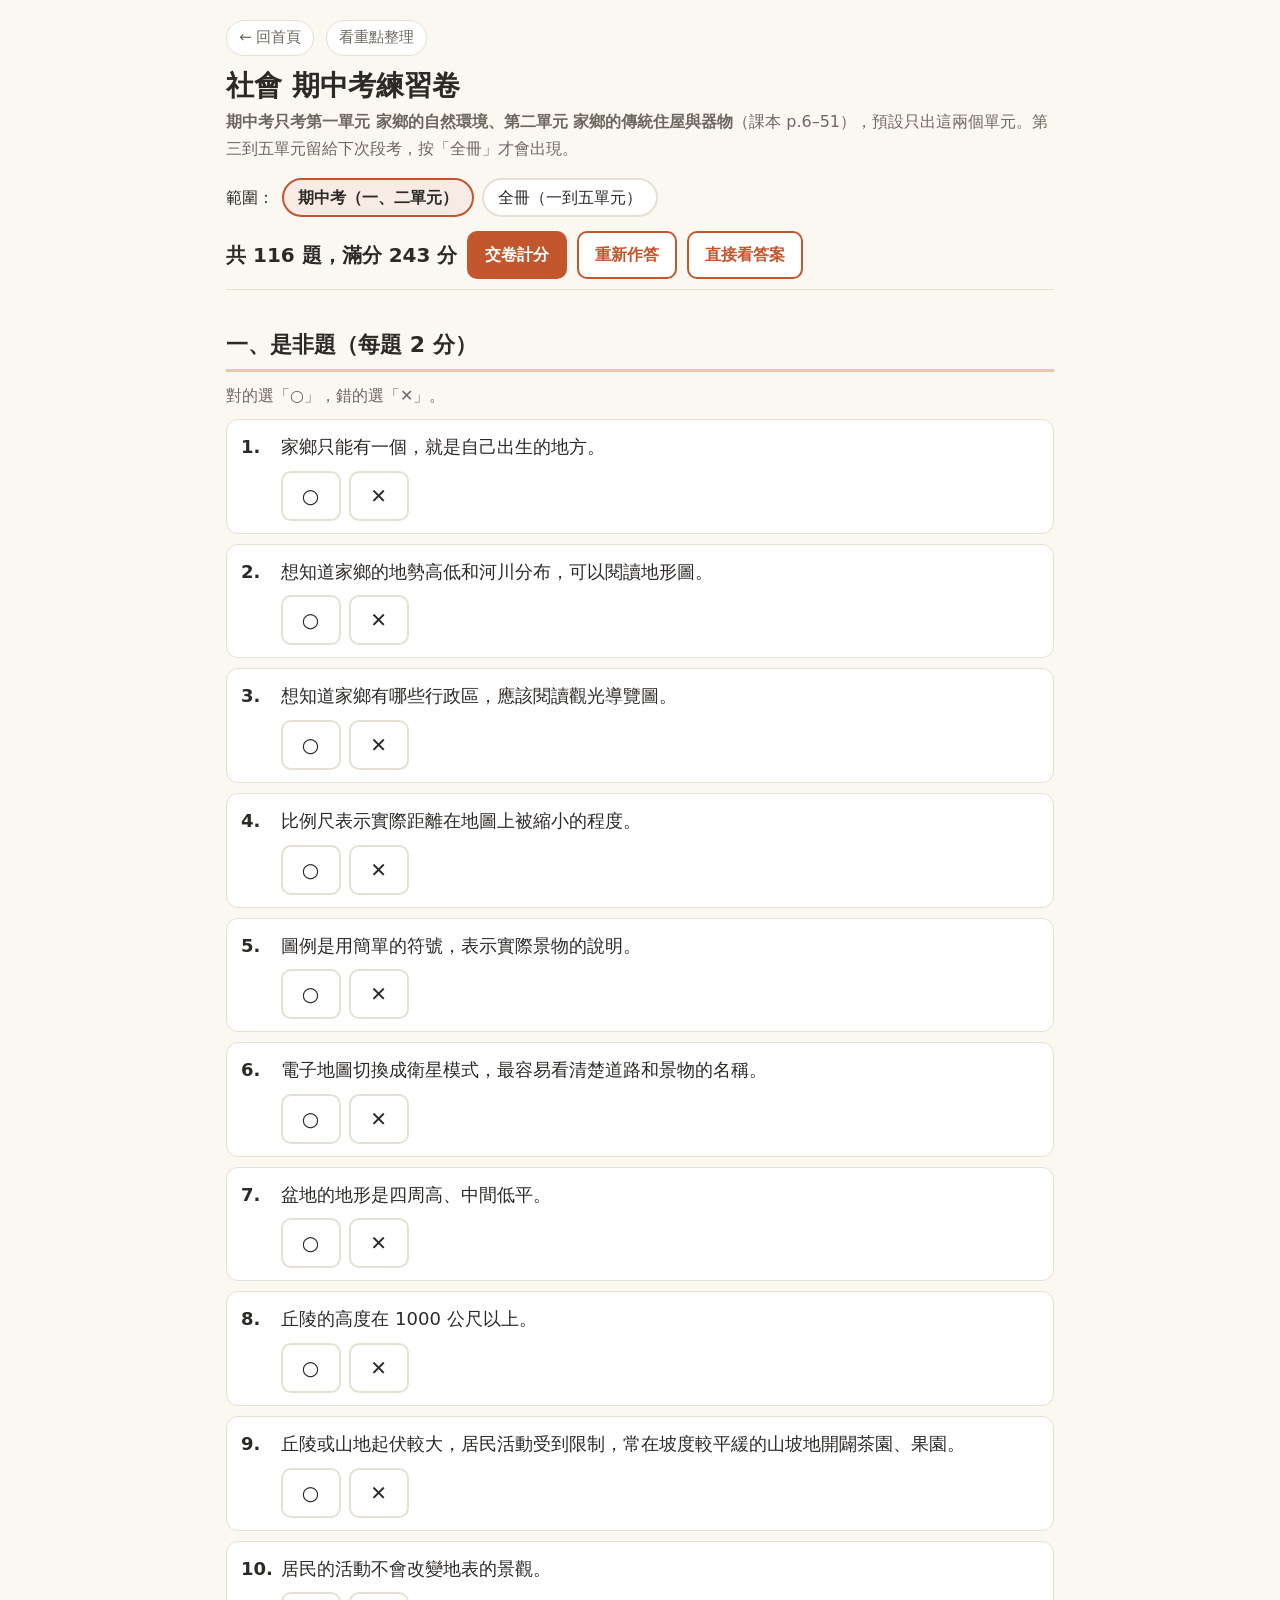
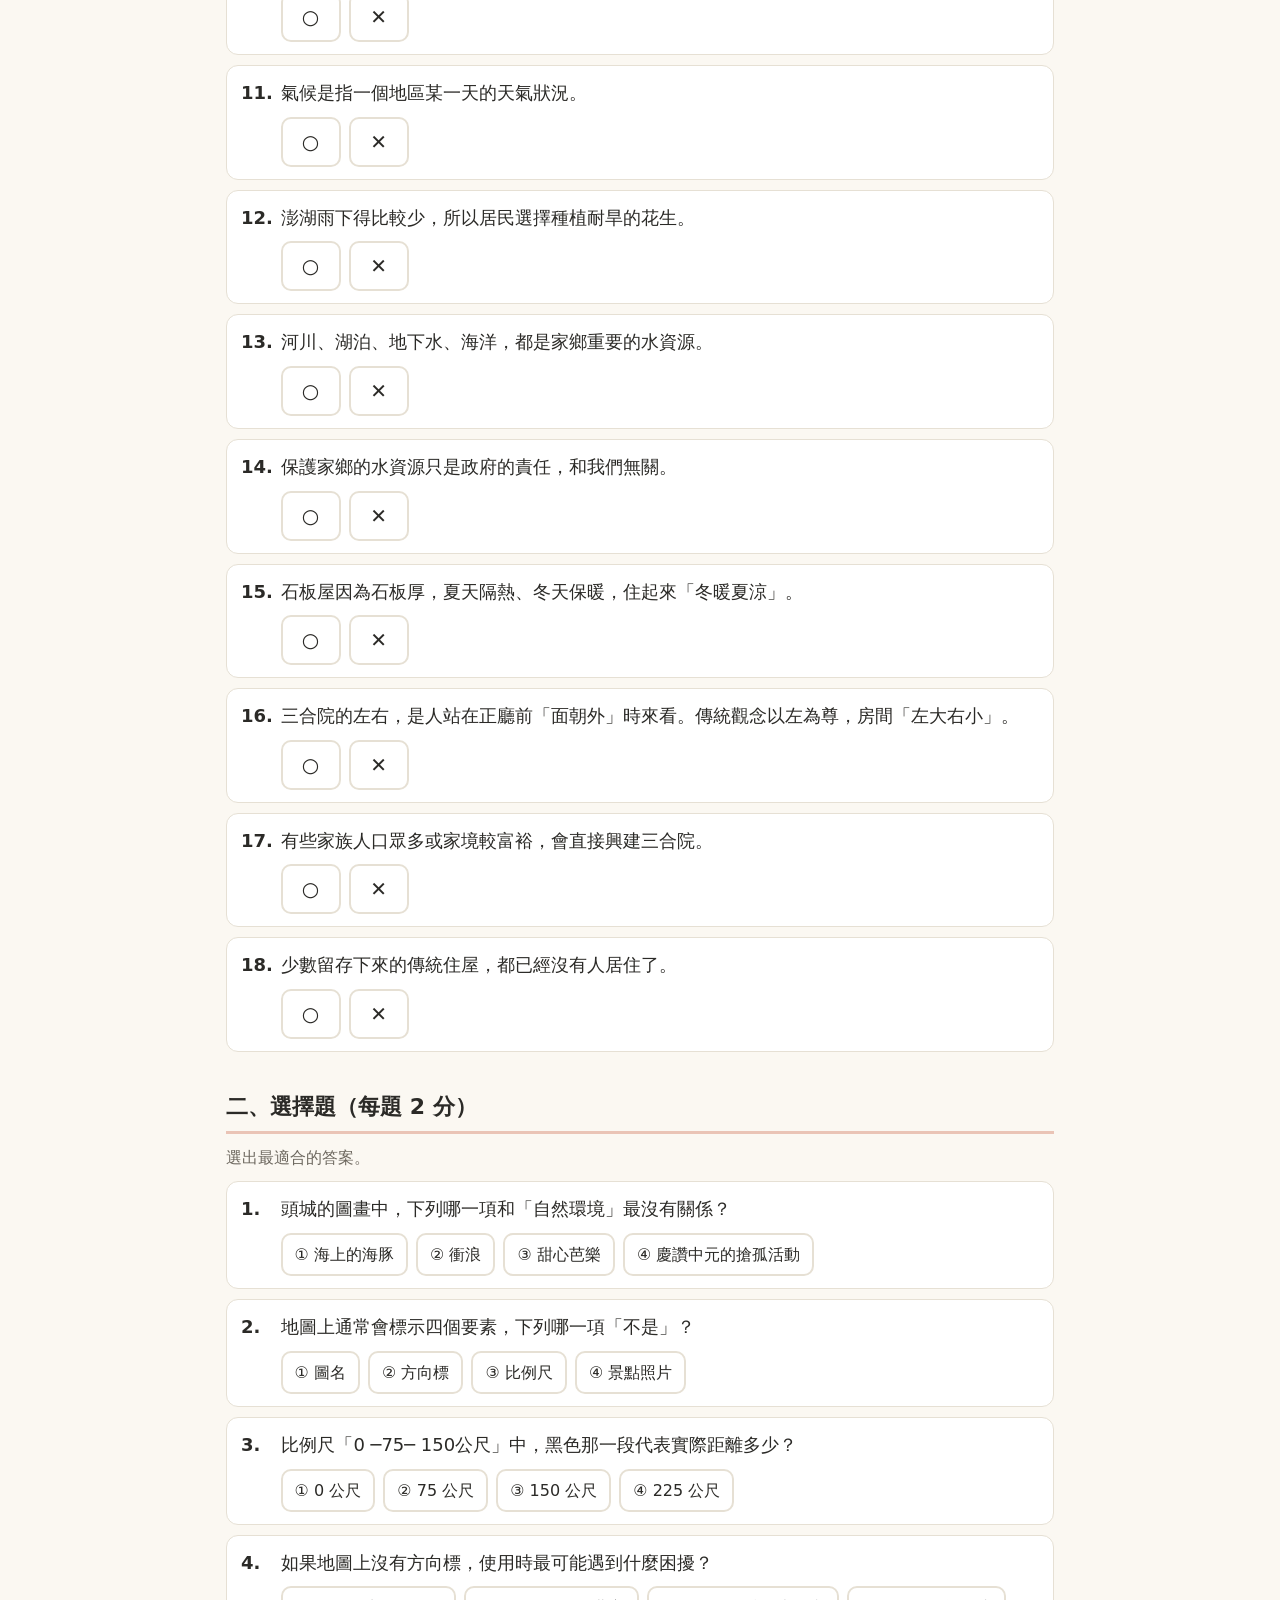
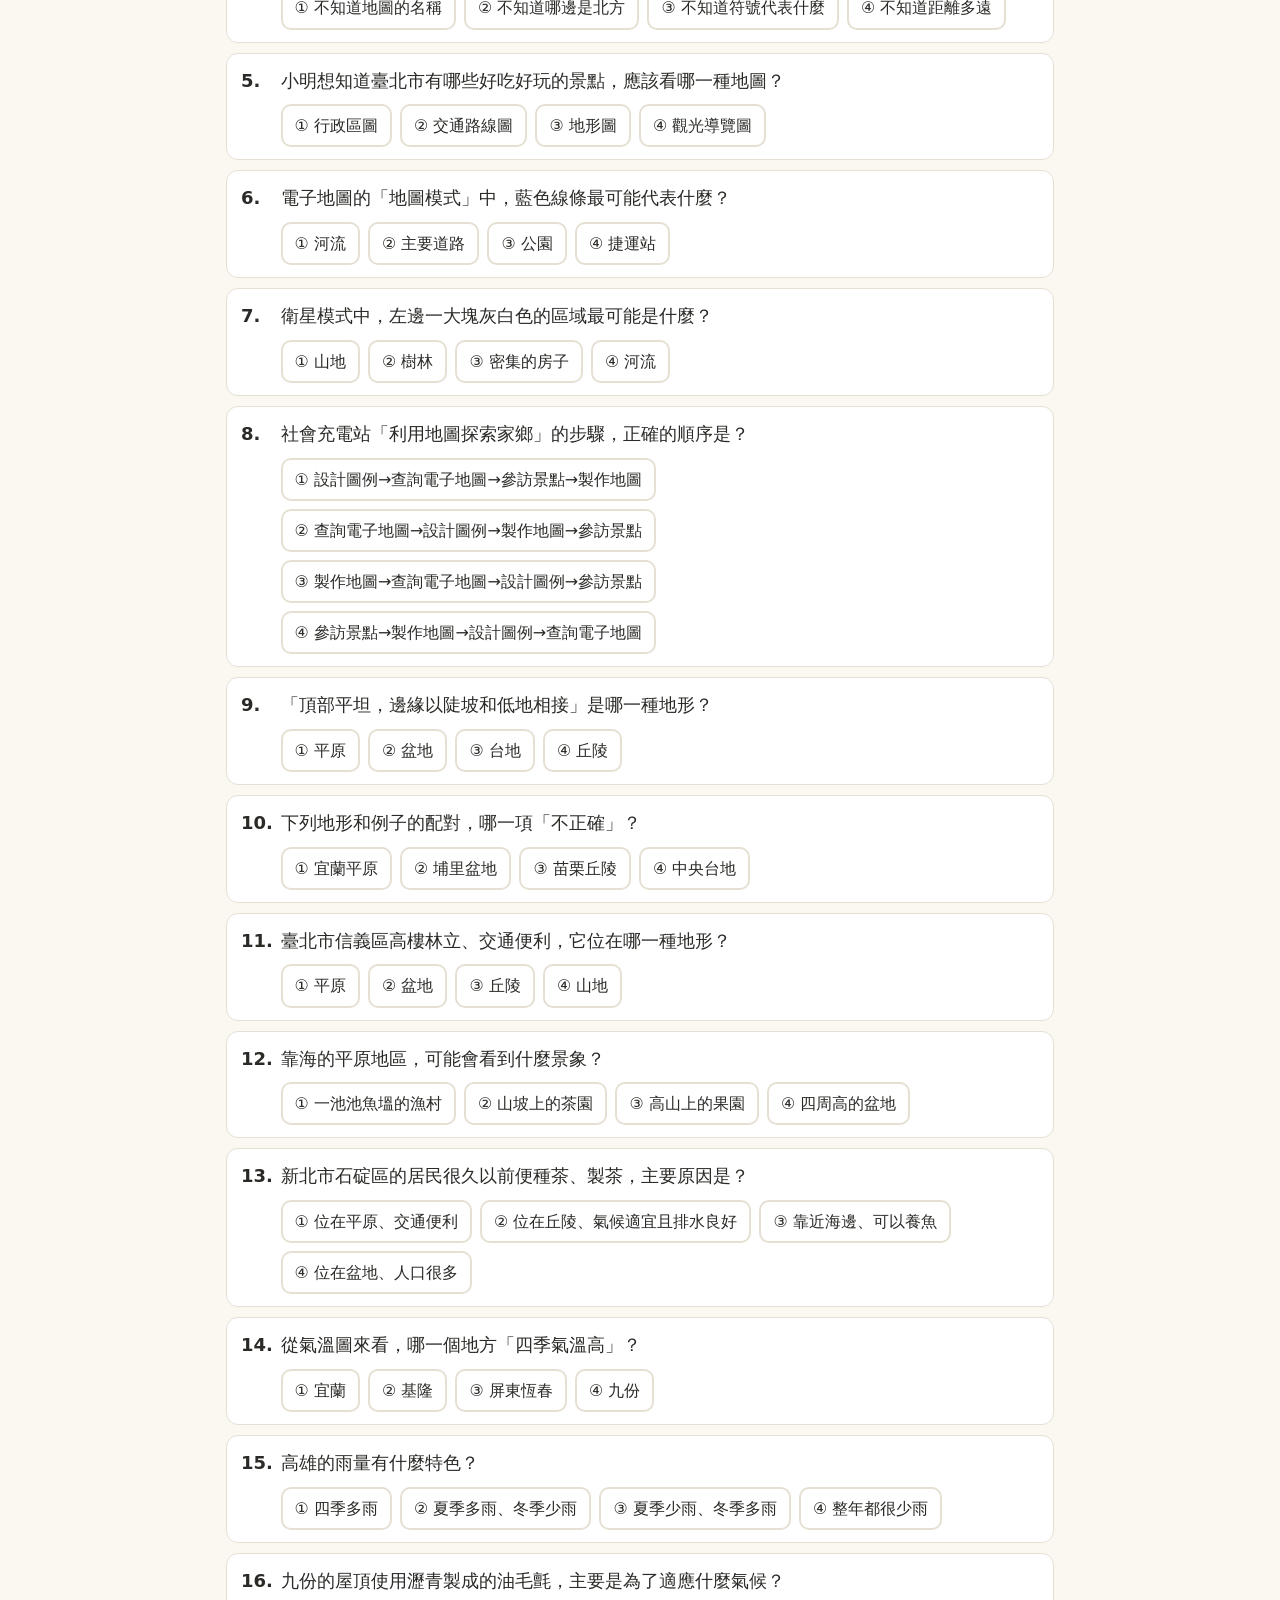
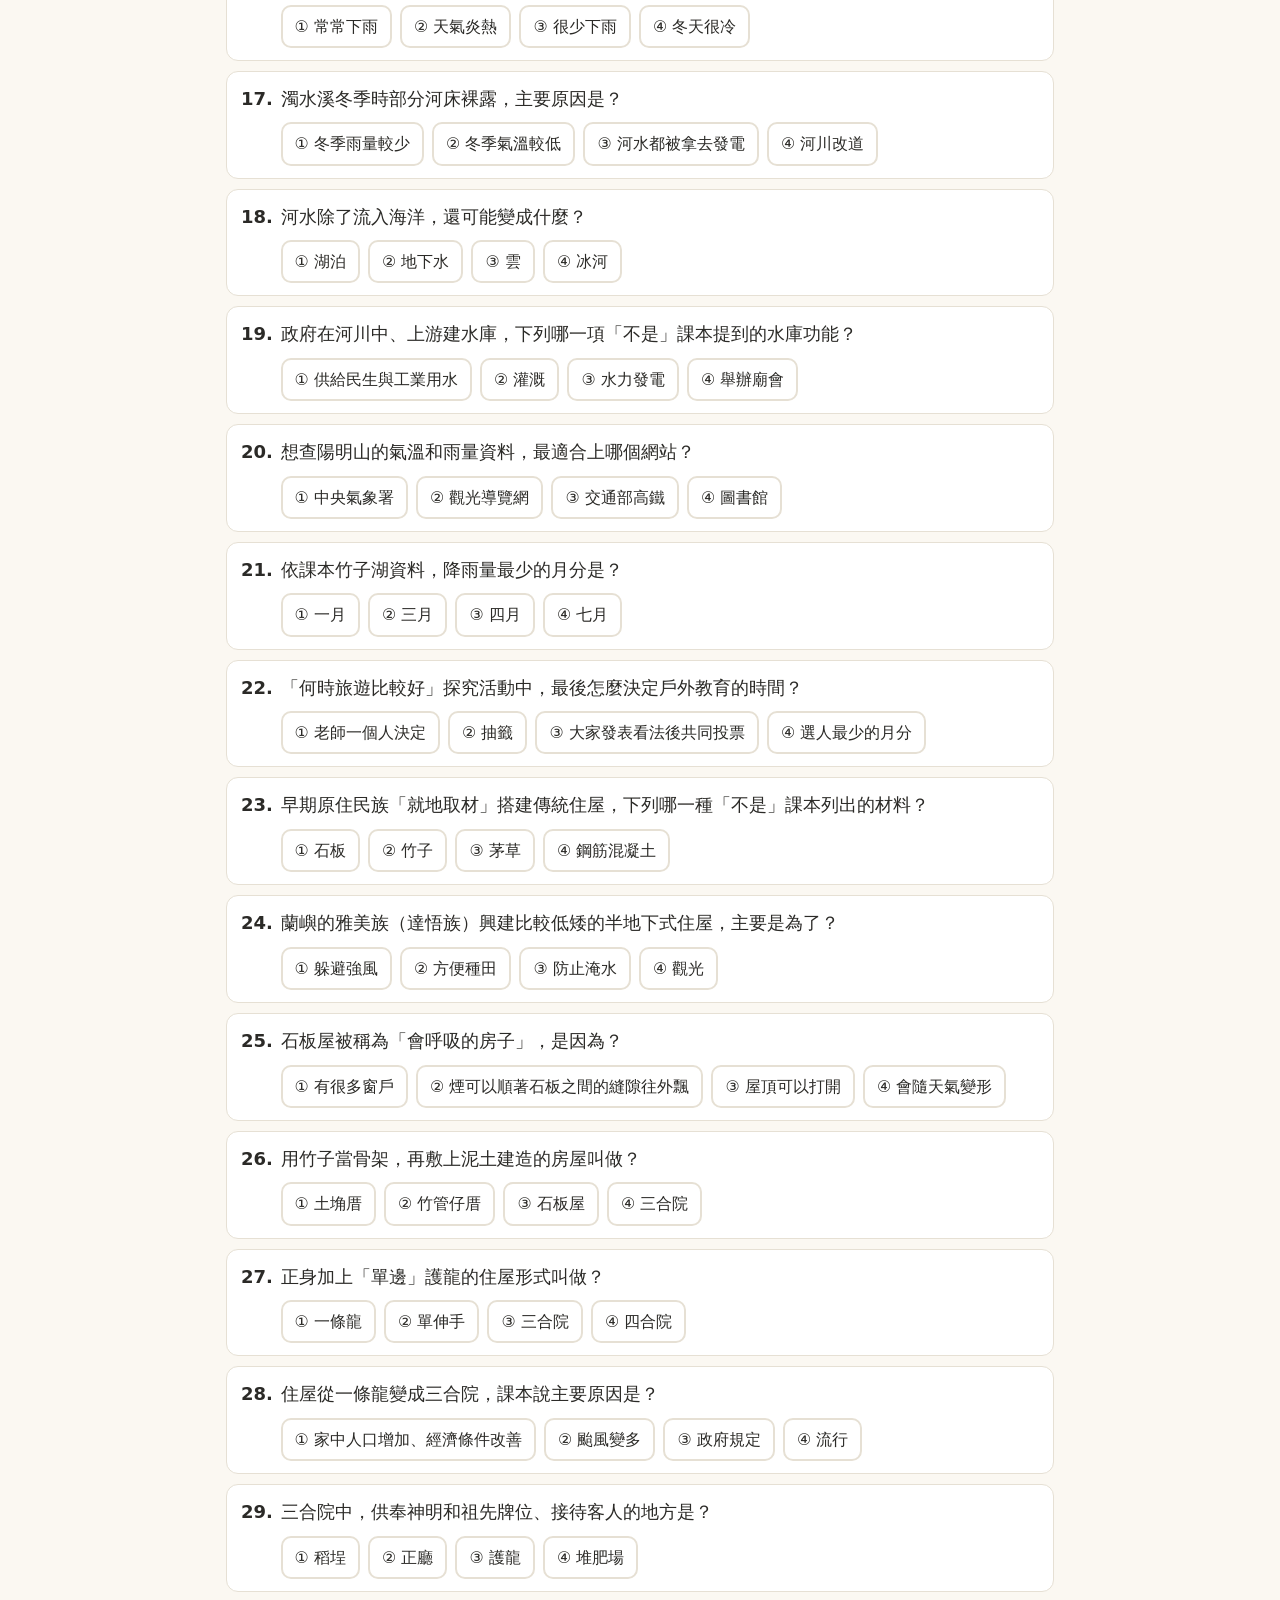
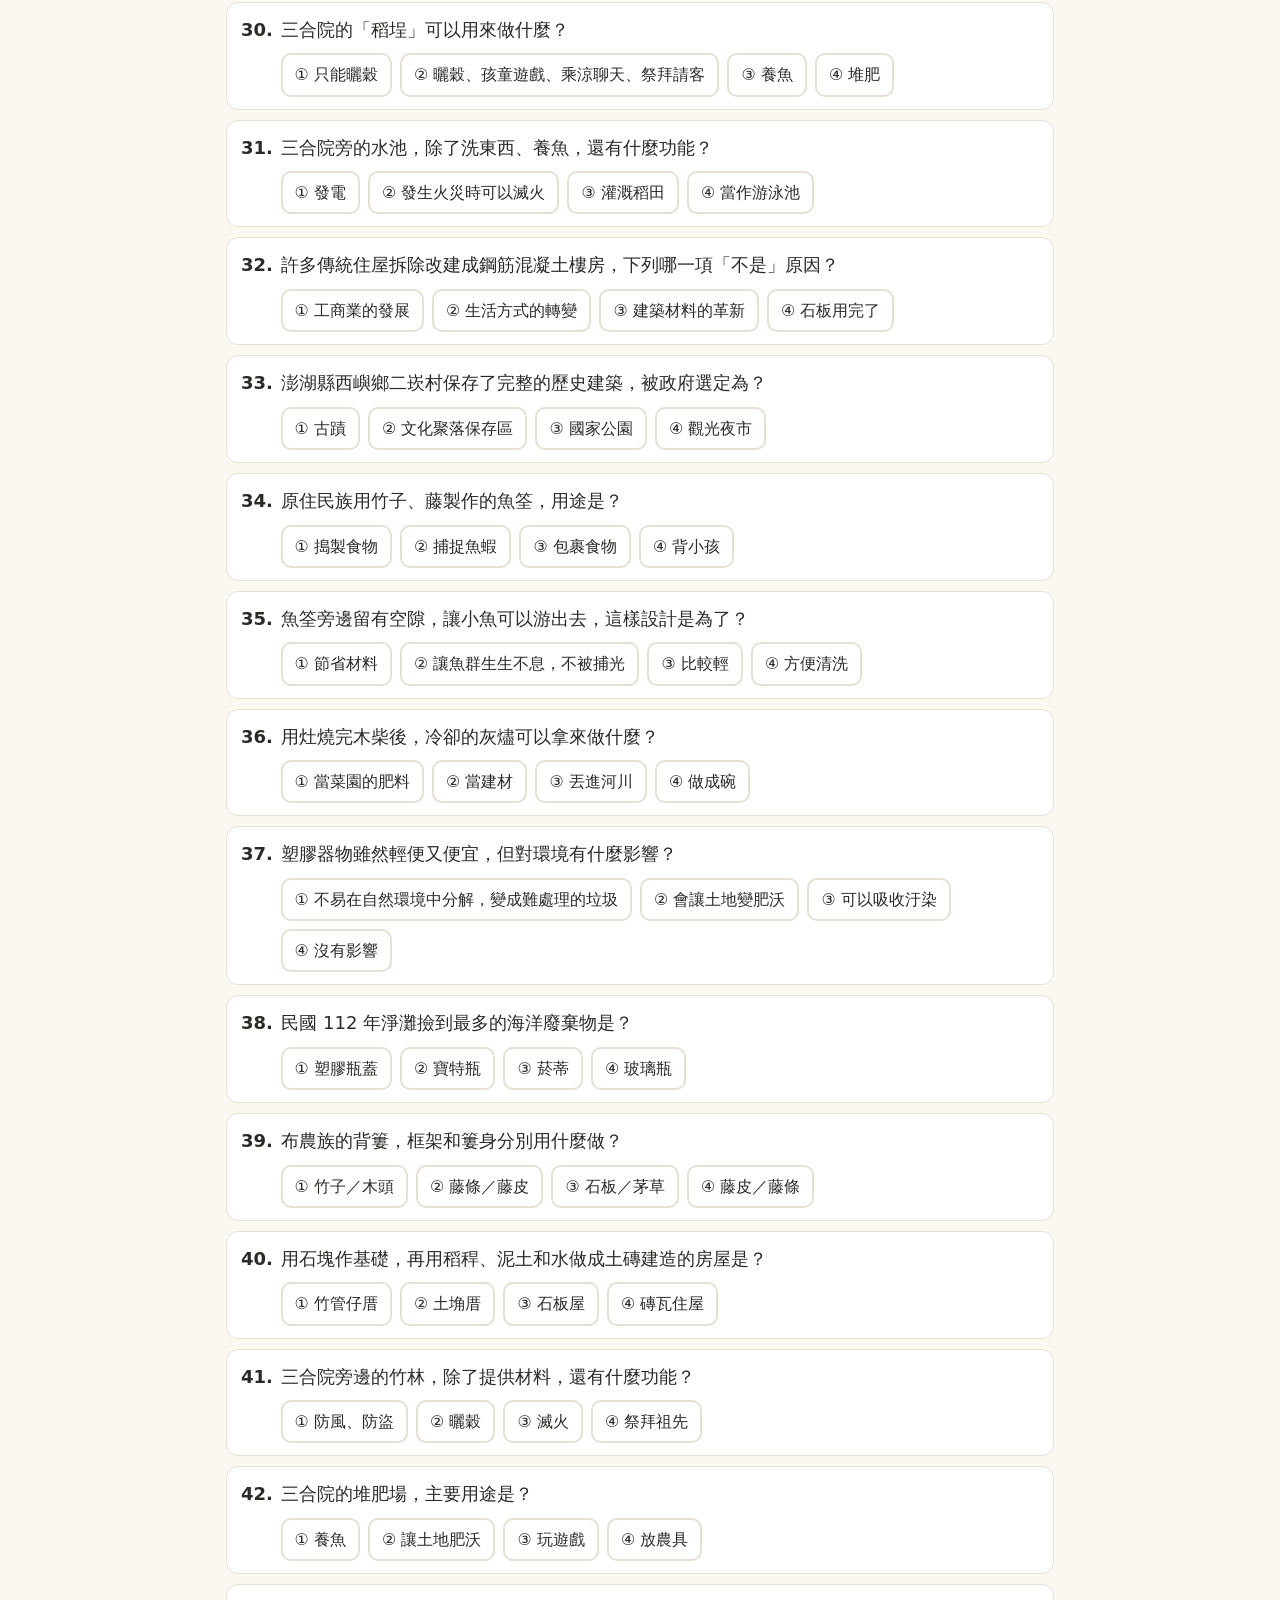
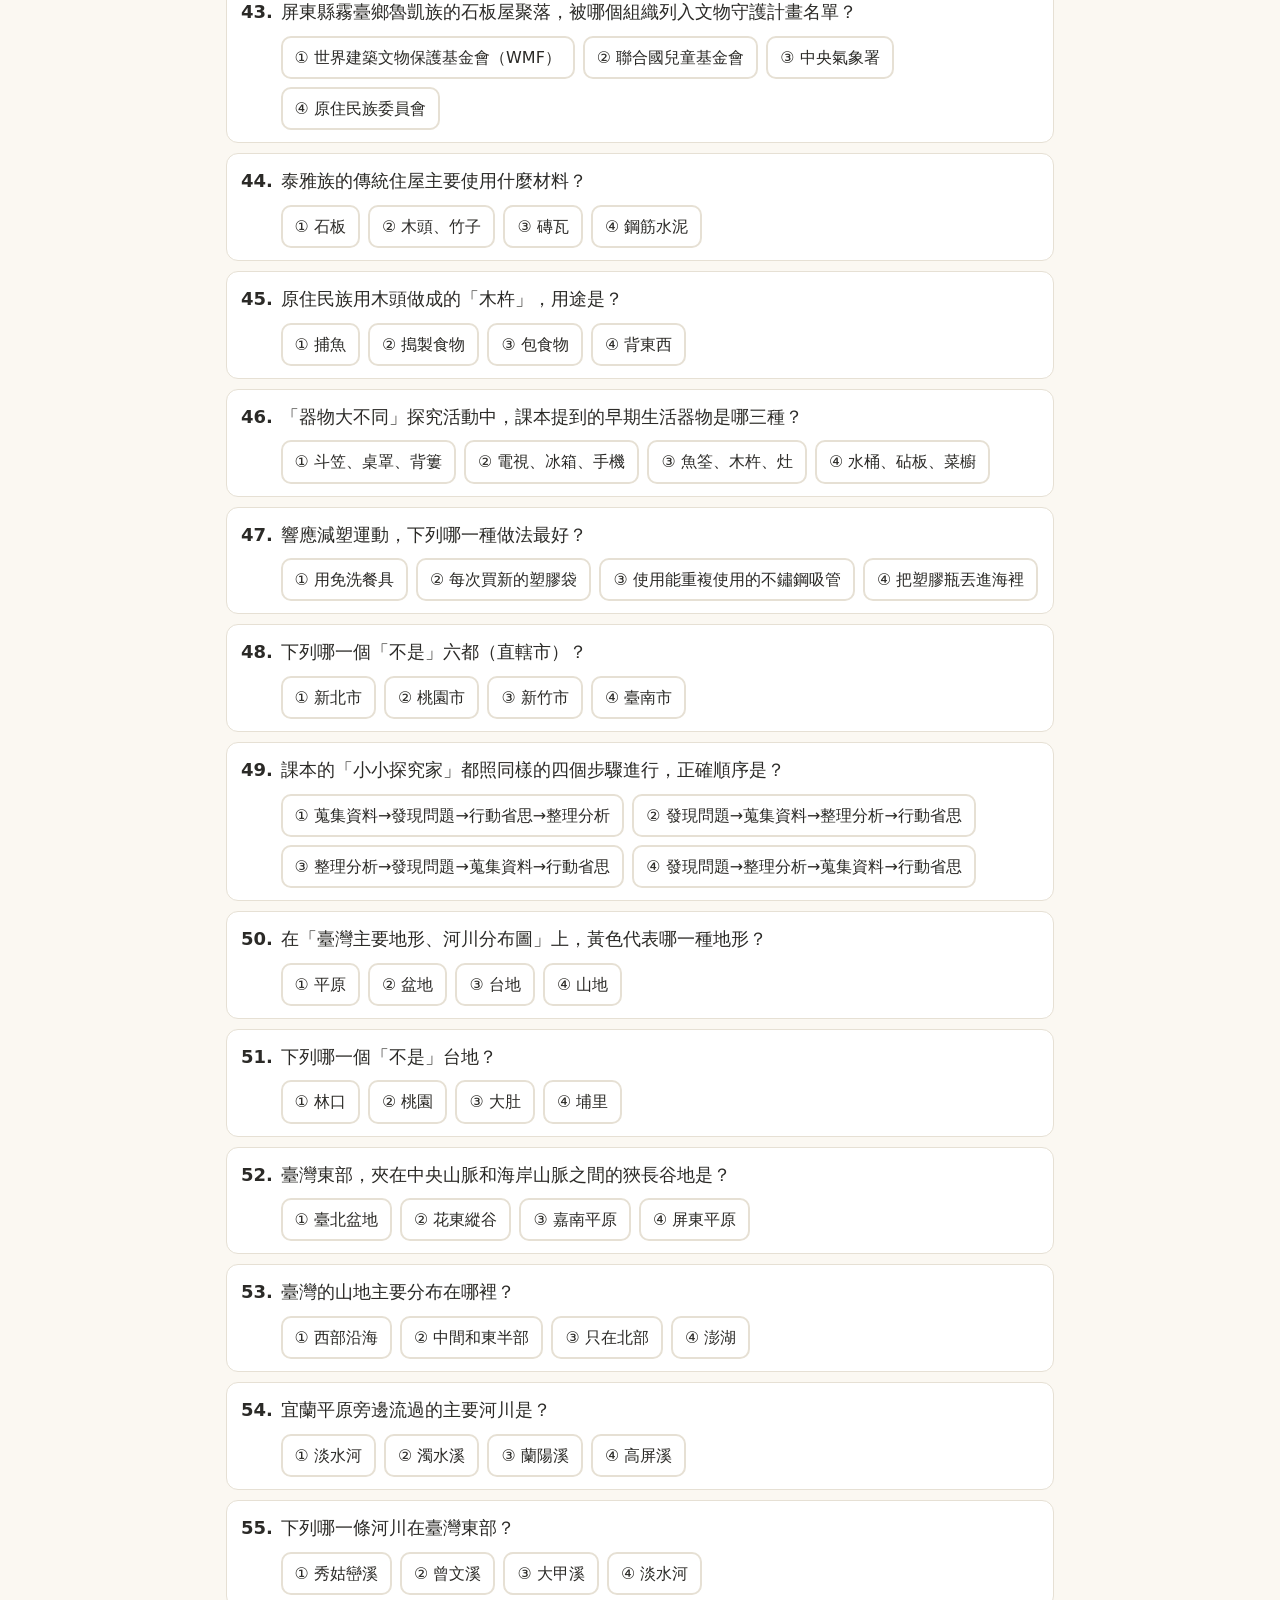
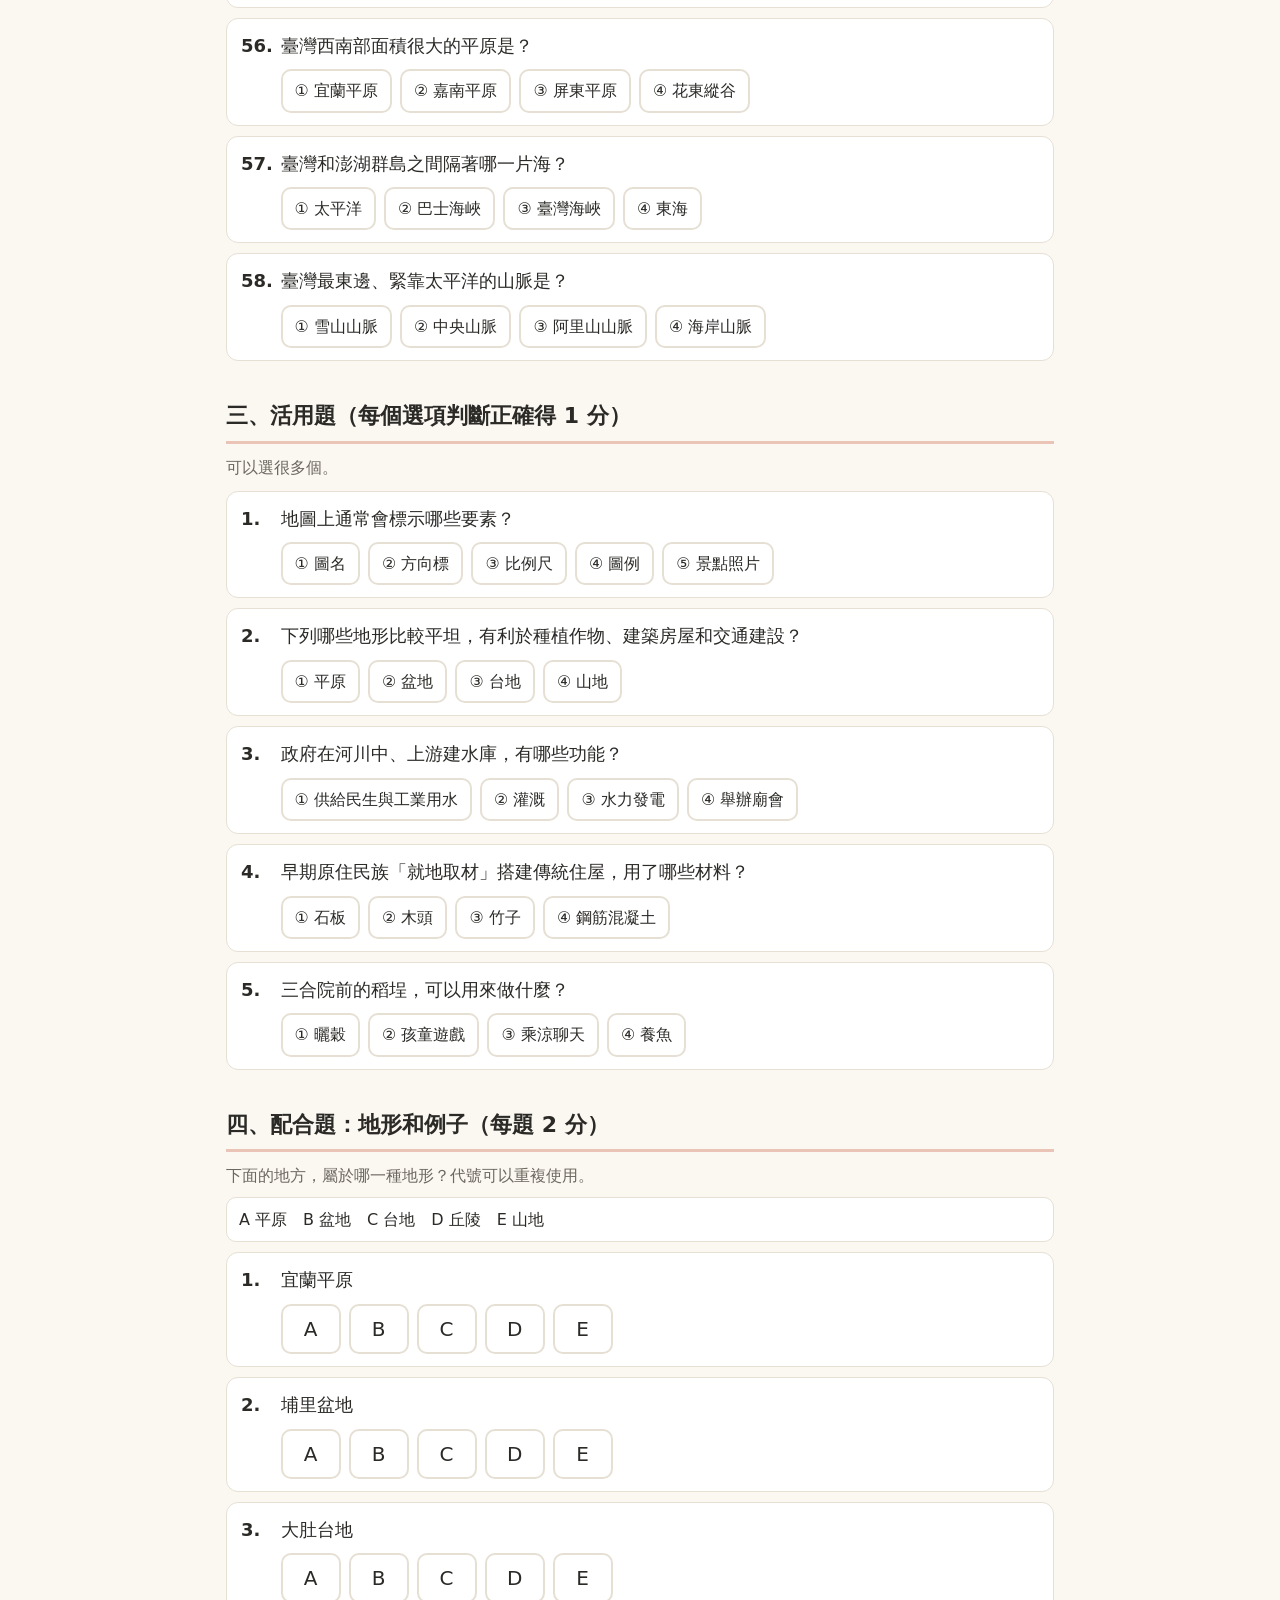
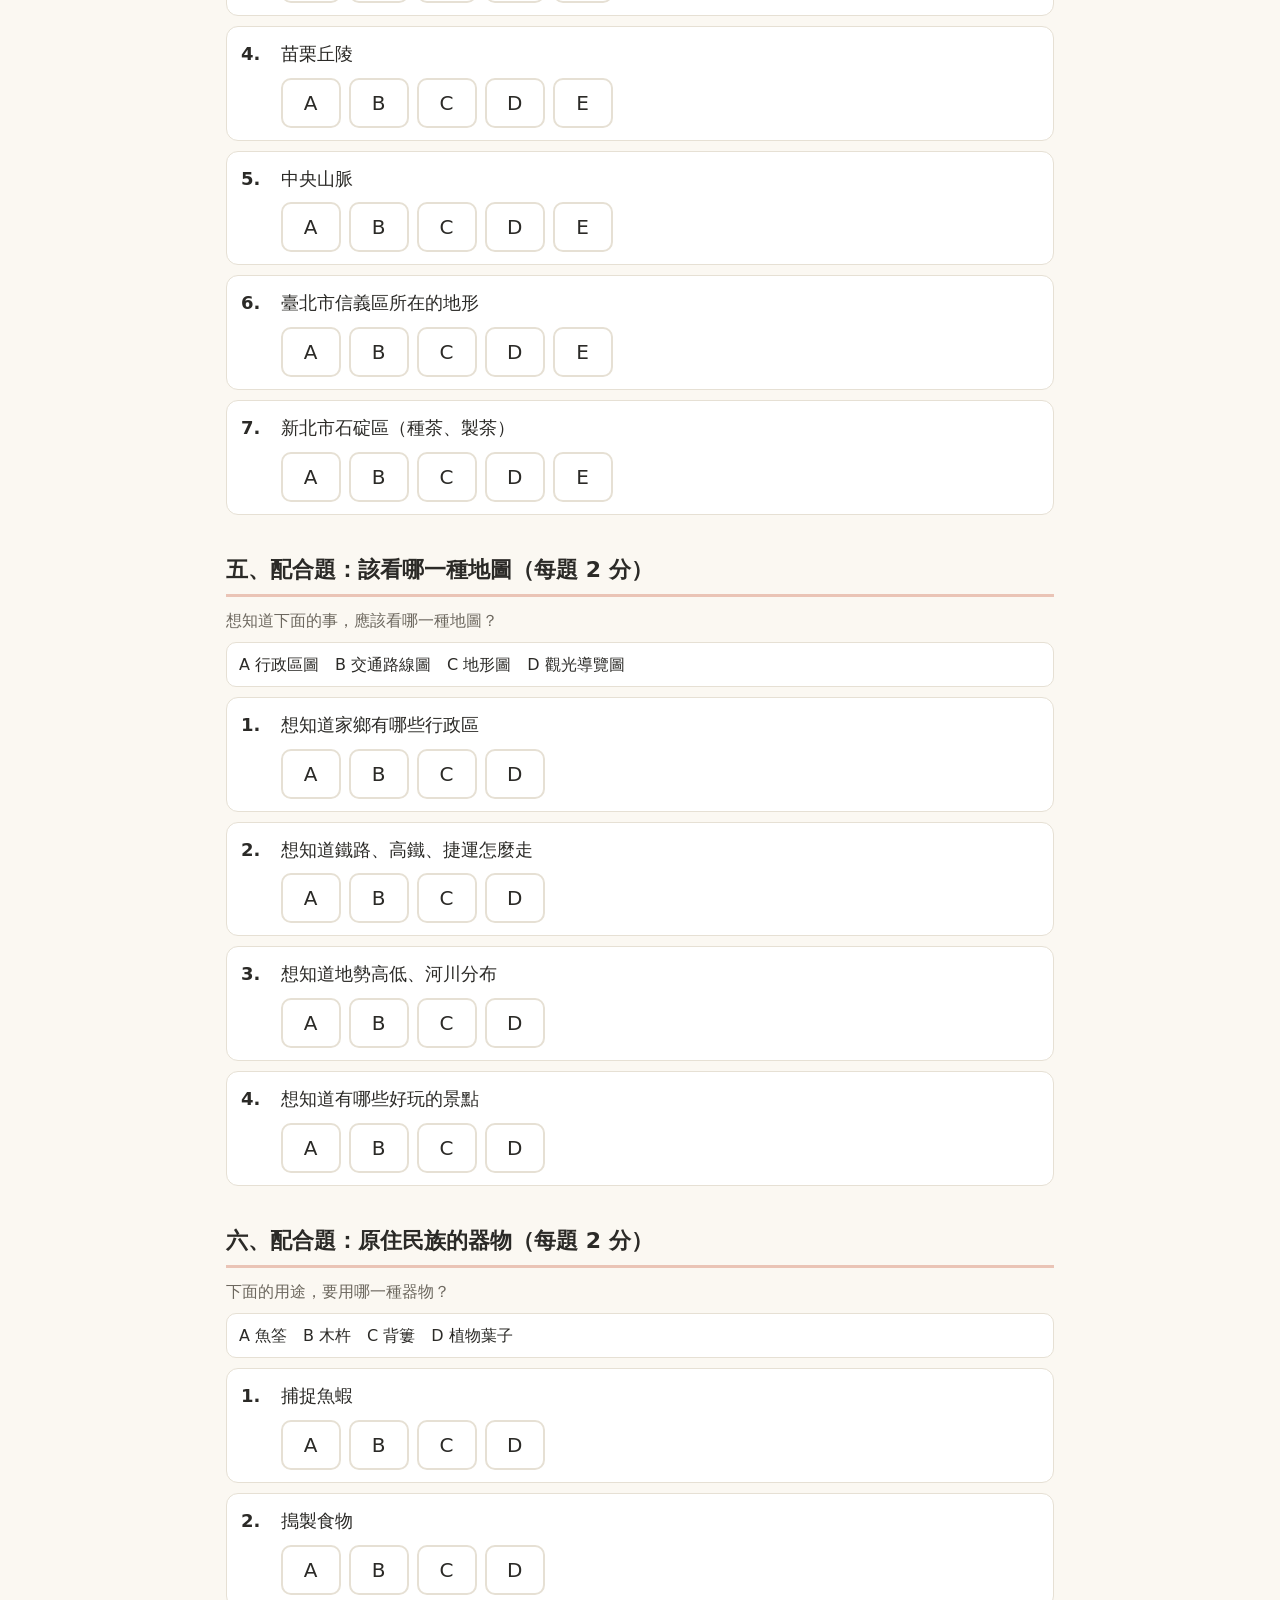
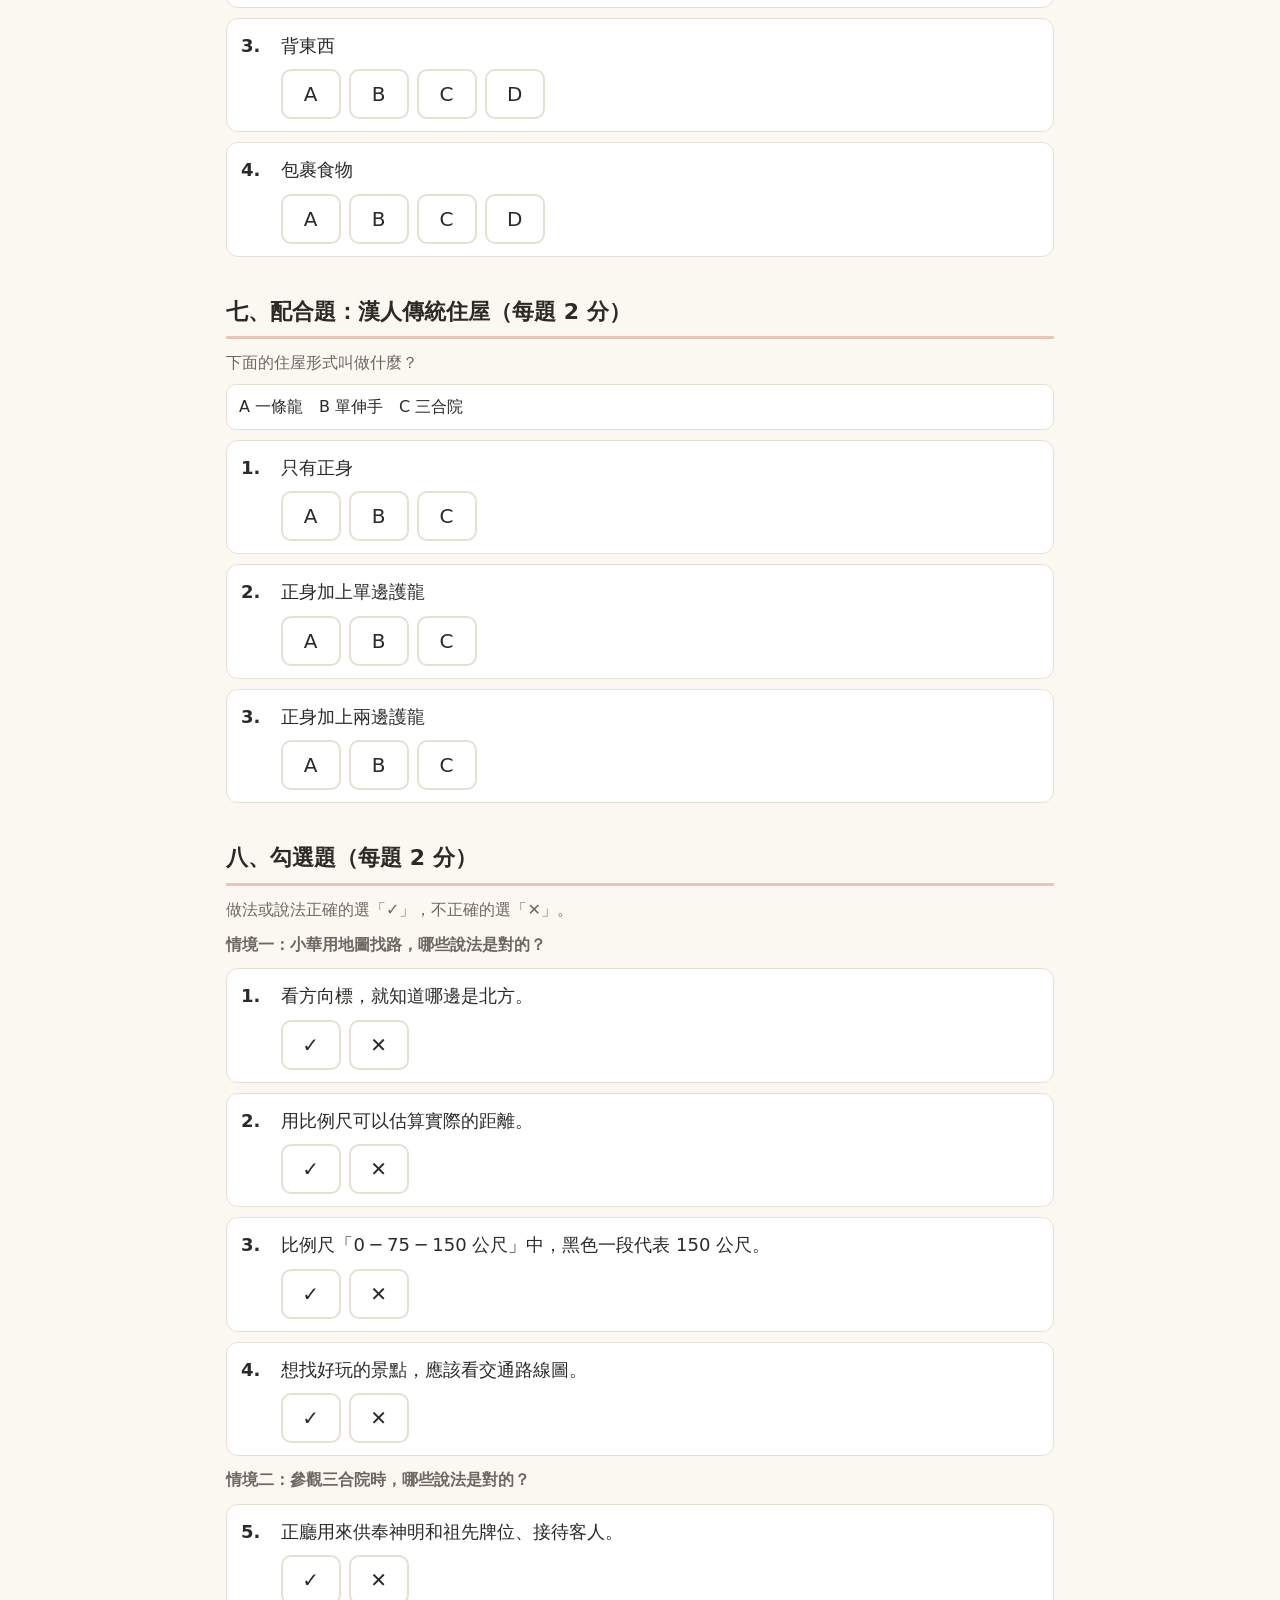
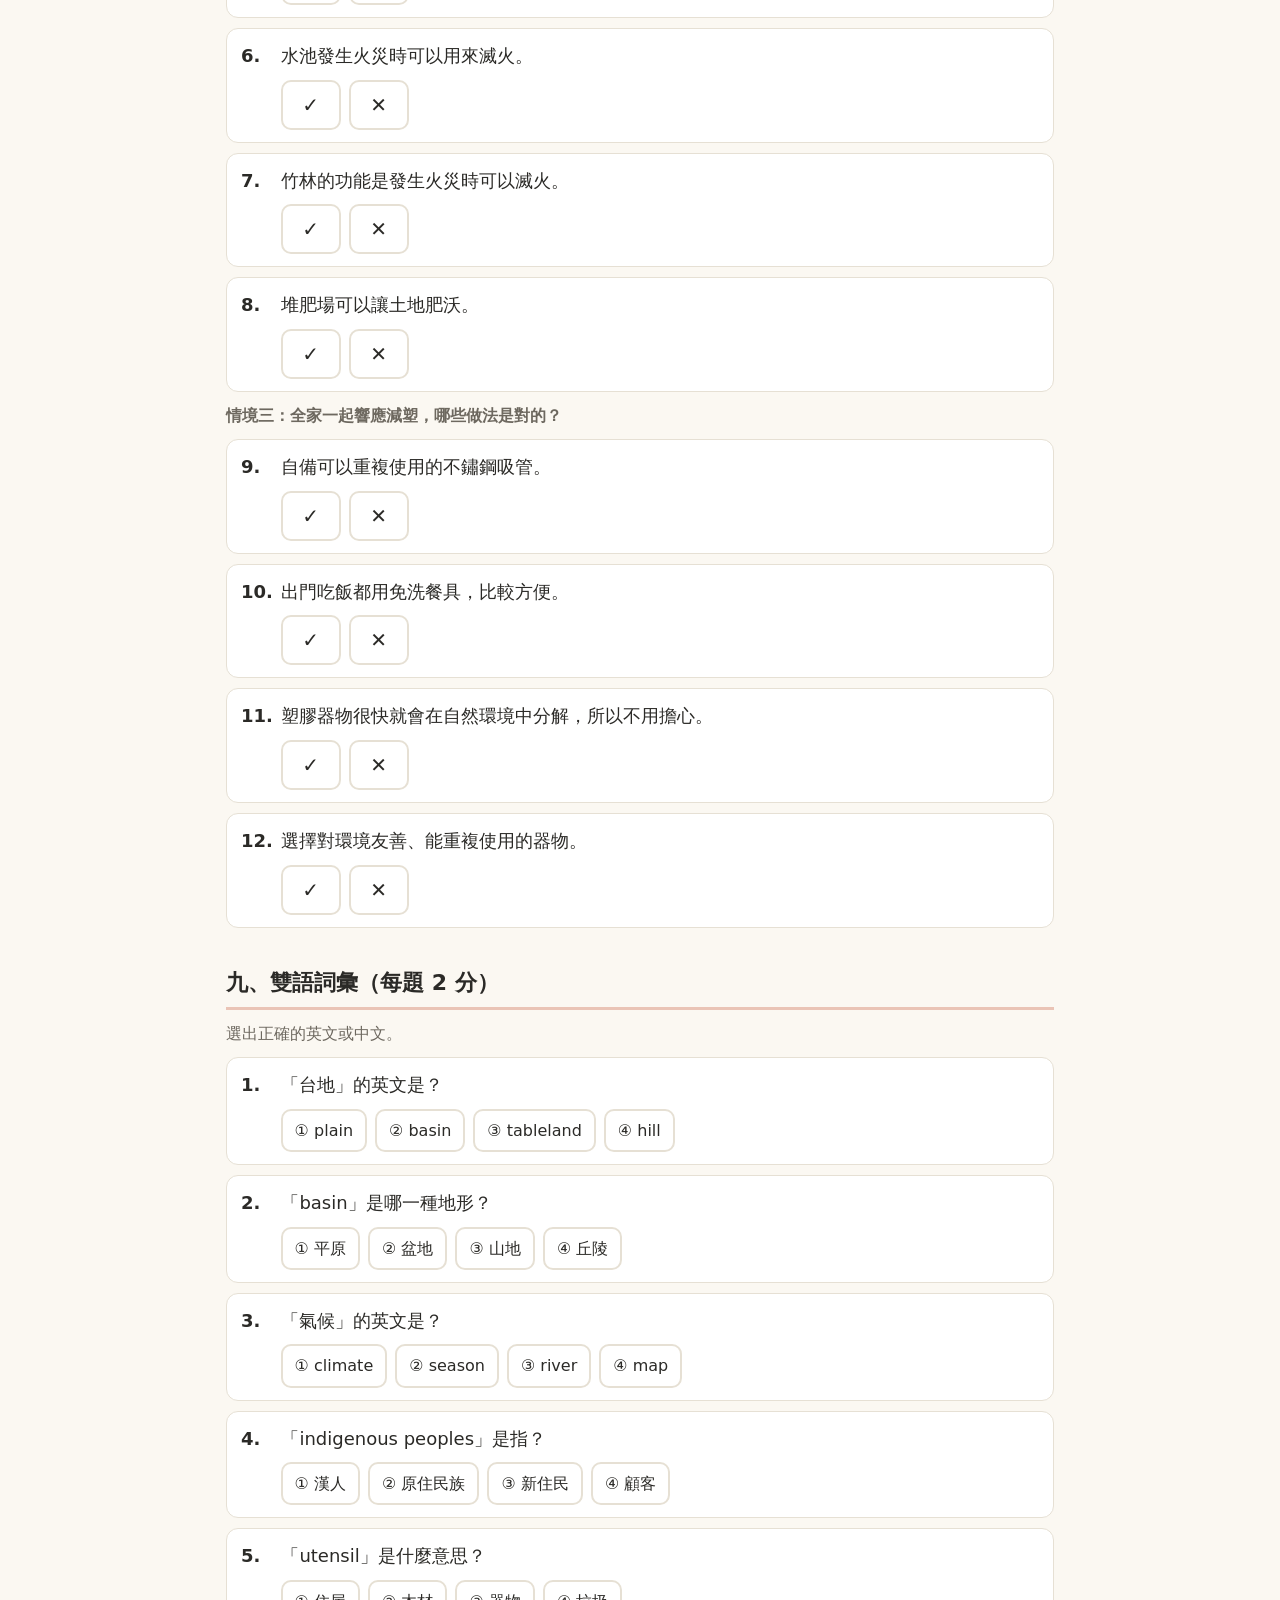
<file: social/quiz.html>
<!doctype html>
<html lang="zh-Hant">
<head>
<meta charset="utf-8">
<meta name="viewport" content="width=device-width, initial-scale=1">
<title>社會 練習卷｜四上期中考</title>
<link rel="stylesheet" href="../assets/style.css">
</head>
<body class="social">
<div class="wrap">
  <header class="top"><a class="home" href="../index.html">← 回首頁</a><a class="home" href="notes.html">看重點整理</a></header>
  <h1>社會 期中考練習卷</h1>
  <p class="sub"><b>期中考只考第一單元 家鄉的自然環境、第二單元 家鄉的傳統住屋與器物</b>（課本 p.6–51），預設只出這兩個單元。第三到五單元留給下次段考，按「全冊」才會出現。</p>
  <div class="scope" role="group" aria-label="範圍"><span>範圍：</span><button type="button" data-s="12" aria-pressed="true">期中考（一、二單元）</button><button type="button" data-s="all" aria-pressed="false">全冊（一到五單元）</button></div>
  <div class="score-bar">
    <span id="score" class="score"></span>
    <button id="submit" type="button">交卷計分</button>
    <button id="reset" class="ghost" type="button">重新作答</button>
    <button id="answers" class="ghost" type="button">直接看答案</button>
  </div>
  <div id="quiz"></div>
</div>
<script src="quiz-data.js"></script>
<script src="../assets/quiz.js"></script>
</body>
</html>
</file>
<file: assets/style.css>
:root {
  --bg: #fbf8f2;
  --card: #ffffff;
  --ink: #2b2a27;
  --muted: #6d685f;
  --line: #e6e0d4;
  --accent: #c2572e;      /* 社會 */
  --accent-2: #2f7d5b;    /* 自然 */
  --mark: #fff1a8;
  --ok: #2f7d5b;
  --ok-bg: #e5f4e4;
  --bad: #c0392b;
  --bad-bg: #fbebeb;
  --radius: 14px;
}
* { box-sizing: border-box; }
html { -webkit-text-size-adjust: 100%; }
body {
  margin: 0;
  background: var(--bg);
  color: var(--ink);
  font-family: "Noto Sans TC", "PingFang TC", "Microsoft JhengHei", system-ui, sans-serif;
  font-size: 18px;
  line-height: 1.7;
}
.wrap { max-width: 860px; margin: 0 auto; padding: 20px 16px 64px; }
a { color: inherit; }
header.top { display: flex; align-items: center; gap: 12px; flex-wrap: wrap; margin-bottom: 8px; }
header.top a.home { text-decoration: none; font-size: 15px; color: var(--muted); border: 1px solid var(--line); padding: 4px 12px; border-radius: 999px; background: var(--card); }
h1 { font-size: 28px; line-height: 1.3; margin: 12px 0 4px; }
h2 { font-size: 22px; margin: 36px 0 10px; padding-bottom: 6px; border-bottom: 3px solid var(--line); }
h3 { font-size: 19px; margin: 24px 0 6px; }
.sub { color: var(--muted); margin: 0 0 16px; font-size: 16px; }
.social { --theme: var(--accent); }
.science { --theme: var(--accent-2); }
h2 { border-bottom-color: color-mix(in srgb, var(--theme, var(--accent)) 35%, white); }

/* home */
.subjects { display: grid; grid-template-columns: repeat(auto-fit, minmax(260px, 1fr)); gap: 16px; margin-top: 20px; }
.subject { background: var(--card); border: 1px solid var(--line); border-radius: var(--radius); padding: 20px; border-top: 6px solid var(--theme); }
.subject h2 { border: 0; margin: 0 0 4px; padding: 0; font-size: 24px; }
.subject p { margin: 0 0 14px; color: var(--muted); font-size: 16px; }
.btns { display: flex; flex-direction: column; gap: 10px; }
.btn { display: block; text-decoration: none; text-align: center; padding: 12px 14px; border-radius: 10px; font-weight: 700; border: 2px solid var(--theme); color: var(--theme); background: #fff; }
.btn.primary { background: var(--theme); color: #fff; }
.tip { margin-top: 24px; background: var(--card); border: 1px dashed var(--line); border-radius: var(--radius); padding: 14px 16px; font-size: 16px; color: var(--muted); }

/* notes */
.notes table { width: 100%; border-collapse: collapse; margin: 10px 0 14px; font-size: 16px; background: var(--card); }
.notes th, .notes td { border: 1px solid var(--line); padding: 6px 10px; text-align: left; vertical-align: top; }
.notes th { background: color-mix(in srgb, var(--theme) 10%, white); }
.table-scroll { overflow-x: auto; }
.notes ul, .notes ol { padding-left: 1.4em; margin: 6px 0; }
.notes li { margin: 2px 0; }
mark, .hl { background: var(--mark); padding: 0 2px; border-radius: 3px; }
.star { color: var(--bad); font-weight: 700; }
.box { background: var(--card); border: 1px solid var(--line); border-left: 6px solid var(--theme); border-radius: 10px; padding: 10px 14px; margin: 12px 0; }
.box.warn { border-left-color: var(--bad); background: #fffaf8; }
.legend { font-size: 15px; color: var(--muted); }
.toc { display: flex; flex-wrap: wrap; gap: 8px; margin: 8px 0 0; }
.toc a { font-size: 15px; text-decoration: none; padding: 4px 10px; border-radius: 999px; background: var(--card); border: 1px solid var(--line); }

/* quiz */
.score-bar { position: sticky; top: 0; z-index: 5; background: var(--bg); padding: 10px 0; display: flex; gap: 10px; align-items: center; flex-wrap: wrap; border-bottom: 1px solid var(--line); }
.score-bar button { font: inherit; font-size: 16px; font-weight: 700; padding: 8px 16px; border-radius: 10px; border: 2px solid var(--theme); background: var(--theme); color: #fff; cursor: pointer; }
.score-bar button.ghost { background: #fff; color: var(--theme); }
.score { font-size: 20px; font-weight: 700; }
.section-note { color: var(--muted); font-size: 16px; margin: 0 0 8px; }
.shared-opts { background: var(--card); border: 1px solid var(--line); border-radius: 10px; padding: 8px 12px; margin-bottom: 8px; font-size: 16px; }
.q { background: var(--card); border: 1px solid var(--line); border-radius: 12px; padding: 12px 14px; margin: 10px 0; }
.q .stem { display: flex; gap: 8px; }
.q .no { font-weight: 700; min-width: 1.8em; }
.choices { display: flex; flex-wrap: wrap; gap: 8px; margin: 8px 0 0 2.2em; }
.choice { font: inherit; font-size: 16px; padding: 6px 12px; border-radius: 10px; border: 2px solid var(--line); background: #fff; cursor: pointer; text-align: left; color: var(--ink); }
.choice.sel { border-color: var(--theme); background: color-mix(in srgb, var(--theme) 12%, white); font-weight: 700; }
.choice.big { min-width: 3em; text-align: center; font-size: 20px; }
.q.ok { border-color: var(--ok); background: var(--ok-bg); }
.q.bad { border-color: var(--bad); background: var(--bad-bg); }
.feedback { display: none; margin: 8px 0 0 2.2em; font-size: 16px; }
.done .feedback { display: block; }
.feedback .ans { font-weight: 700; }
.q.bad .feedback .ans { color: var(--bad); }
.q.ok .feedback .ans { color: var(--ok); }
.choice.correct { border-color: var(--ok); }
.done .choice { cursor: default; }
.page { color: var(--muted); font-size: 14px; }

/* 範圍切換（期中考 / 全冊） */
.scope { display: flex; flex-wrap: wrap; gap: 8px; align-items: center; margin: 10px 0 4px; font-size: 16px; }
.scope button { font: inherit; border: 2px solid var(--line); background: var(--card); border-radius: 999px; padding: 4px 14px; cursor: pointer; min-height: 38px; color: var(--ink); }
.scope button[aria-pressed="true"] { border-color: var(--theme); background: color-mix(in srgb, var(--theme) 12%, white); font-weight: 700; }
body.s12 .later { display: none !important; }
.unit { font-size: 20px; font-weight: 700; color: var(--theme); border-top: 3px double var(--line); padding-top: 12px; margin-top: 40px; letter-spacing: .06em; }
.tag-later { font-size: 13px; color: var(--muted); border: 1px solid var(--line); border-radius: 999px; padding: 0 8px; margin-left: 6px; vertical-align: 2px; }
figure.fig { margin: 10px 0; background: var(--card); border: 1px solid var(--line); border-radius: 10px; padding: 10px; }
figure.fig svg { width: 100%; height: auto; display: block; }
figure.fig figcaption { font-size: 14px; color: var(--muted); margin-top: 4px; }
.sw { display: inline-block; width: 14px; height: 14px; border-radius: 4px; margin-right: 6px; vertical-align: -2px; border: 1px solid rgba(0,0,0,.15); }

@media (max-width: 520px) {
  body { font-size: 17px; }
  .choices, .feedback { margin-left: 0; }
  h1 { font-size: 24px; }
}
@media print {
  body { background: #fff; font-size: 14px; }
  .score-bar, header.top a.home, .no-print { display: none !important; }
  .q, .box, .subject { break-inside: avoid; }
  .choice { border: 1px solid #999; padding: 2px 8px; }
  .done .feedback { display: block; }
  .wrap { padding: 0; }
}
</file>
<file: assets/notes-4a.css>
/* 四上專用補充樣式（共用的 style.css、quiz.js 與 midterm-3a 相同，這個檔案只放四上重點頁需要的額外樣式） */
:root {
  --paper: var(--bg);
  --plain: #8fbf6a;   /* 平原綠 */
  --hill: #d9b25a;    /* 丘陵黃 */
  --mount: #a8693c;   /* 山地褐 */
  --water: #2f7fb8;   /* 河川藍 */
  --okbg: var(--ok-bg);
  --badbg: var(--bad-bg);
  --hl: var(--mark);
  --f-body: "Noto Sans TC", "PingFang TC", "Microsoft JhengHei", system-ui, sans-serif;
  --f-disp: var(--f-body);
}
.notes section { margin: 0; }
.notes h2 .pg, .notes h3 .pg { font-size: 14px; font-weight: 500; color: var(--muted); border: 1px solid var(--line); border-radius: 999px; padding: 0 9px; margin-left: 6px; vertical-align: 3px; white-space: nowrap; }
.notes .sub p { margin: 0; }
.notes .box p { margin: 4px 0; }
.notes .box h3 { margin: 4px 0 6px; }
.notes .box > .tbl table { margin: 4px 0; }
.notes svg { max-width: 100%; }
.notes svg text { font-family: var(--f-body); }
.notes .num { font-variant-numeric: tabular-nums; }
.notes .tbl { overflow-x: visible; }
.notes .tbl table { table-layout: auto; overflow-wrap: anywhere; }
.notes .tbl td:first-child b { white-space: nowrap; }
.notes .wrap, .wrap.notes { overflow-x: clip; }

/* 階層圖：桌面橫排，手機直排方塊 */
.hier { display: flex; flex-direction: column; align-items: stretch; margin: 10px 0; }
.h-root { align-self: center; background: var(--hc, var(--theme)); color: #fff; font-weight: 700; font-size: 18px; padding: 8px 18px; border-radius: 8px; text-align: center; }
.h-kids { display: grid; grid-template-columns: repeat(auto-fit, minmax(170px, 1fr)); gap: 12px; margin-top: 22px; position: relative; }
.h-kids::before { content: ""; position: absolute; left: 50%; top: -22px; height: 22px; border-left: 2px solid var(--line); }
.h-node { background: var(--card); border: 2px solid var(--hc, var(--theme)); border-radius: 10px; padding: 10px 12px; min-width: 0; }
.h-mid { font-weight: 700; font-size: 17px; margin-bottom: 4px; }
.h-node ul { margin: 0; padding-left: 1.1em; font-size: 16px; }

/* 地形階梯圖 */
.ladder svg { width: 100%; height: auto; display: block; }

/* 手機：表格改卡片、階層圖直排 */
@media (max-width: 560px) {
  .tbl table, .tbl tbody, .tbl tr, .tbl td, .tbl th { display: block; width: auto; }
  .notes .tbl table { border: 0; background: transparent; }
  .tbl tr { padding: 8px 10px; border: 1px solid var(--line); border-radius: 10px; background: var(--card); margin: 0 0 8px; }
  .tbl tr.hdr { display: none; }
  .notes .tbl td, .notes .tbl th { border: 0; padding: 2px 0; }
  .tbl td:first-child { font-weight: 700; }
  .tbl td[data-label]::before { content: attr(data-label) "："; color: var(--muted); font-size: 14px; font-weight: 400; }
  .tbl td:first-child[data-label]::before { content: none; }
  .h-kids { grid-template-columns: 1fr; gap: 8px; margin-top: 14px; border-left: 2px solid var(--line); margin-left: 12px; padding-left: 12px; }
  .h-kids::before { display: none; }
  .h-root { align-self: flex-start; }
  .ladder .cap { display: none; }
  .notes h2 .pg { display: inline-block; margin: 2px 0 0; vertical-align: 0; }
}

/* 手繪圖、節日月曆、對照表 */
:root { --roof:#b8553c; --tile:#8c3a26; --wall:#efe3cc; --yard:#f1e2a8; --grass:#e4efd6; --leaf:#6f9f4a; --pond:#9fcde8; --soil:#a07850; --modbg:#e3eef8; }
/* hand-drawn sketches */
.sketch-wrap{max-width:560px;margin:0 auto;width:100%}
.sketch{width:100%;height:auto;display:block}
.sketch .ground{fill:var(--grass);stroke:var(--line);stroke-width:2}
.sketch .yard{fill:var(--yard);stroke:var(--soil);stroke-width:1.5}
.sketch .roof{fill:var(--roof);stroke:var(--ink);stroke-width:2.2}
.sketch .tile line{stroke:var(--tile);stroke-width:1.4}
.sketch .door{fill:var(--wall);stroke:var(--ink);stroke-width:1.6}
.sketch .stem{stroke:var(--leaf);stroke-width:3;stroke-linecap:round}
.sketch .leafline{stroke:var(--leaf);stroke-width:2;fill:none;stroke-linecap:round}
.sketch .trunk{stroke:var(--soil);stroke-width:4}
.sketch .crown{fill:var(--leaf);stroke:var(--ink);stroke-width:1.5}
.sketch .fruit{fill:var(--hill)}
.sketch .grain{fill:var(--hill)}
.sketch .pond{fill:var(--pond);stroke:var(--ink);stroke-width:2}
.sketch .ripple{stroke:var(--card);stroke-width:2;fill:none}
.sketch .soil{fill:var(--soil);stroke:var(--ink);stroke-width:1.5}
.sketch .twig{stroke:var(--ink);stroke-width:1.2}
.sketch .lbl{font-family:var(--f-disp);font-size:21px;font-weight:700;fill:var(--ink);text-anchor:middle;paint-order:stroke;stroke:var(--grass);stroke-width:4px}
.sketch .lbl.s{font-size:17px}
.sketch .lbl.w{fill:#fff;stroke:none}
.sketch .lbl.xs{font-size:14px}
.sketch .person circle{fill:var(--card);stroke:var(--ink);stroke-width:2}
.sketch .person line{stroke:var(--ink);stroke-width:2.4;stroke-linecap:round}
.sketch .arrow{stroke:var(--accent);stroke-width:2.6;fill:none}
.sketch .ahead{fill:var(--accent)}
.sketch .hand{font-family:var(--f-body);font-size:14px;font-weight:700;fill:var(--accent);text-anchor:middle}
.sketch .num circle{fill:var(--water);stroke:var(--card);stroke-width:2}
.sketch .num text{font-family:var(--f-body);font-size:15px;font-weight:700;fill:#fff;text-anchor:middle}
.evo{display:grid;grid-template-columns:1fr auto 1fr auto 1fr;align-items:center;gap:8px}
.evo figure{margin:0;display:flex;flex-direction:column;gap:6px;min-width:0}
.evo figcaption{text-align:center;font-size:.95rem;line-height:1.5}
.evo figcaption span{color:var(--muted);font-size:.88rem}
.evo-arrow{font-size:1.6rem;color:var(--accent);font-weight:700}
ol.legend{font-size:inherit;color:var(--ink);list-style:none;counter-reset:lg;padding:0;margin:0;display:flex;flex-direction:column;gap:8px}
ol.legend li{counter-increment:lg;position:relative;padding-left:34px}
ol.legend li::before{content:counter(lg);position:absolute;left:0;top:2px;width:24px;height:24px;border-radius:50%;background:var(--water);color:#fff;font-weight:700;font-size:.85rem;display:grid;place-items:center}
.callout{border:2px dashed var(--accent);border-radius:10px;padding:10px 14px;background:var(--badbg)}
/* festival calendar */
.legend-chips{display:flex;flex-wrap:wrap;gap:6px}
.notes .chip{display:inline-block;font-size:.86rem;line-height:1.4;padding:3px 9px;border-radius:12px;border:1.5px solid transparent}
.notes .chip.han{background:var(--badbg);border-color:var(--accent)}
.notes .chip.ind{background:var(--okbg);border-color:var(--ok)}
.notes .chip.mod{background:var(--modbg);border-color:var(--water)}
.notes .chip.none{color:var(--muted)}
.cal{display:grid;grid-template-columns:repeat(auto-fill,minmax(150px,1fr));gap:8px}
.mon{border:1px solid var(--line);border-radius:10px;padding:8px;background:var(--paper);min-width:0}
.mon-h{font-family:var(--f-disp);font-weight:700;font-size:1.1rem;margin-bottom:4px}
.mon ul{list-style:none;margin:0;padding:0;display:flex;flex-direction:column;gap:4px;align-items:flex-start}
.note{font-size:.92rem;color:var(--muted)}
.lunar{display:grid;grid-template-columns:repeat(auto-fill,minmax(160px,1fr));gap:8px}
.lun{border:1.5px solid var(--accent);border-radius:10px;padding:8px 10px;background:var(--badbg)}
.lun-d{font-size:.82rem;color:var(--muted)}
.lun-n{font-family:var(--f-disp);font-weight:700;font-size:1.2rem}
.lun-t{font-size:.9rem}
ol.flow{margin:0;padding-left:1.3em;display:flex;flex-direction:column;gap:10px}
ul.kinds{margin:6px 0 0;padding-left:1.1em}
/* comparison */
.cmp{display:grid;grid-template-columns:6.5em 1fr 1fr;gap:6px}
.cmp > div{border-radius:8px;padding:8px 10px;min-width:0}
.c-l{font-weight:700;align-self:center}
.c-i{background:var(--okbg)}
.c-h{background:var(--badbg)}
.c-head{font-family:var(--f-disp);font-size:1.15rem;font-weight:700;text-align:center}
.c-i.c-head{background:var(--ok);color:var(--card)}
.c-h.c-head{background:var(--accent);color:var(--card)}
.c-same{grid-column:1/-1;background:var(--hl)}
@media (max-width:560px){
  .evo{grid-template-columns:1fr;justify-items:center}
  .evo figure{max-width:240px;width:100%}
  .evo-arrow{transform:rotate(90deg);line-height:1}
  .cmp{grid-template-columns:1fr 1fr}
  .c-l{grid-column:1/-1;padding-bottom:0!important;border-top:1px solid var(--line);border-radius:0!important;padding-top:10px!important}
  .c-l.c-head{display:none}
  .cal{grid-template-columns:1fr 1fr;gap:6px}
  .mon{padding:6px}
  .notes .chip{font-size:.8rem;padding:2px 7px}
}

/* 教學插圖 */
figure.fig.pic { padding: 6px; }
figure.fig.pic img { width: 100%; height: auto; display: block; border-radius: 6px; }
figure.fig.pic a { display: block; }
.sum-sheet { background: var(--card); border: 2px solid var(--theme); border-radius: 12px; padding: 8px 14px; margin: 10px 0 14px; }
.sum-sheet summary { cursor: pointer; font-weight: 700; color: var(--theme); }
.sum-sheet img { width: 100%; max-width: 640px; height: auto; display: block; margin: 10px auto 4px; border-radius: 8px; }
@media print {
  .scope, .toc { display: none !important; }
  body.s12 .later { display: none !important; }
}

/* 說明用圖（dg = diagram） */
.dg{width:100%;height:auto;display:block;margin:8px auto;max-width:760px}
.dg text{font-family:var(--f-body);fill:var(--ink);font-size:14px;text-anchor:middle}
.dg .b{font-weight:700}
.dg .l{font-size:16px;font-weight:700}
.dg .m{fill:var(--muted);font-size:12.5px}
.dg .w{fill:#fff;font-weight:700}
.dg .ln{stroke:var(--ink);stroke-width:1.6;fill:none;stroke-linecap:round}
.dg .ar{stroke:var(--accent);stroke-width:2.4;fill:none;stroke-linecap:round}
.dg .ah{fill:var(--accent)}
.dg .card{fill:var(--card);stroke:var(--line);stroke-width:1.5}
.dg .h{paint-order:stroke;stroke:#fff;stroke-width:3.5px;stroke-linejoin:round}
.dg .ld{stroke:var(--ink);stroke-width:1.1;fill:none}
.dg .sm{font-size:12.5px}
.dg .tt{font-size:15px;font-weight:700}
</file>
